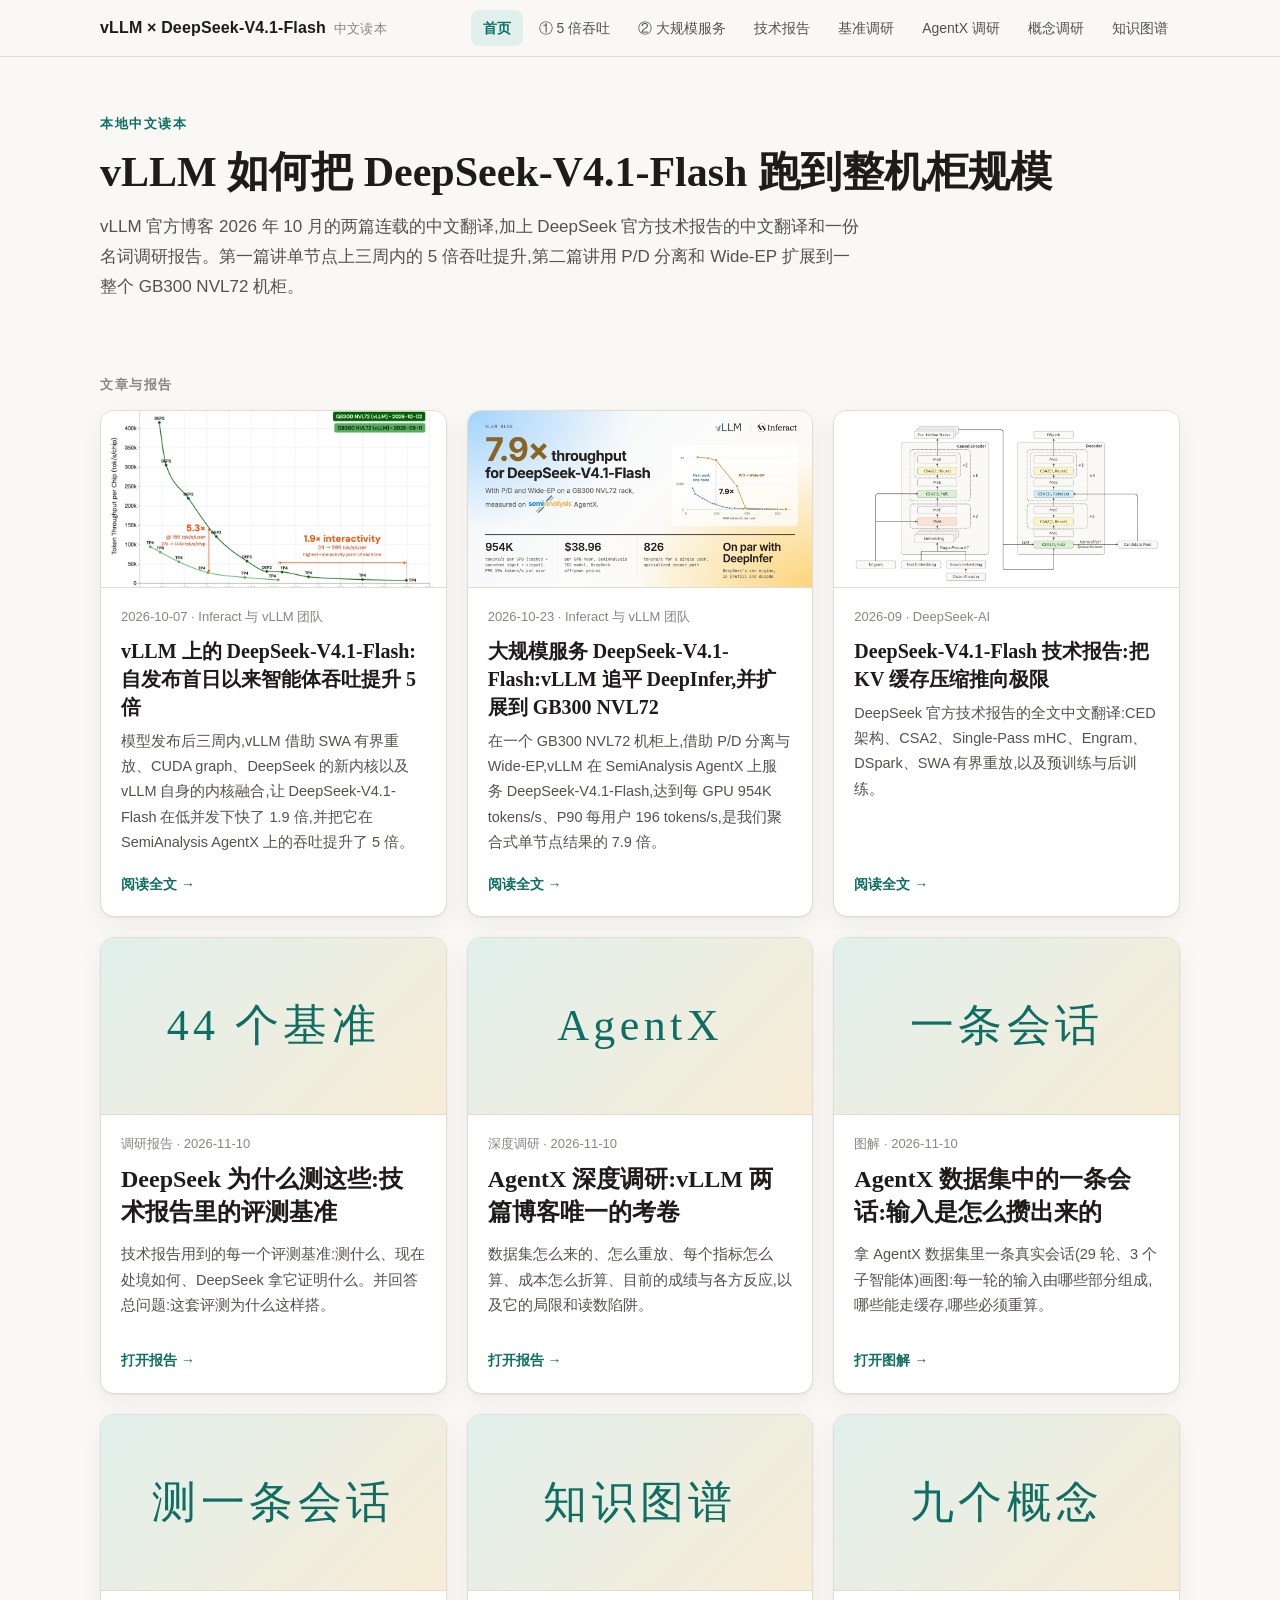
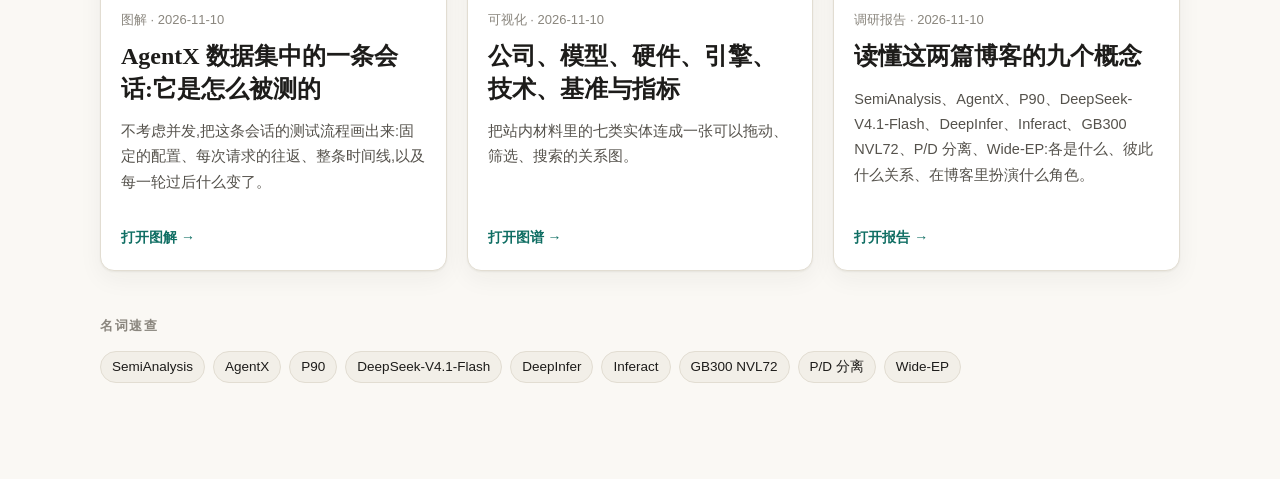
<file: index.html>
<!doctype html>
<html lang="zh-CN">
<head>
<meta charset="utf-8">
<meta name="viewport" content="width=device-width, initial-scale=1">
<title>vLLM × DeepSeek-V4.1-Flash 中文读本</title>
<link rel="stylesheet" href="assets/style.css">
</head>
<body>
<header class="nav"><div class="nav-inner"><a class="brand" href="index.html">vLLM × DeepSeek-V4.1-Flash<small>中文读本</small></a><nav class="nav-links"><a href="index.html" class="on">首页</a><a href="post-1.html">① 5 倍吞吐</a><a href="post-2.html">② 大规模服务</a><a href="report.html">技术报告</a><a href="benchmarks.html">基准调研</a><a href="agentx.html">AgentX 调研</a><a href="research.html">概念调研</a><a href="graph.html">知识图谱</a></nav></div></header>
<main class="wrap">
<div class="hero">
  <div class="eyebrow">本地中文读本</div>
  <h1>vLLM 如何把 DeepSeek-V4.1-Flash 跑到整机柜规模</h1>
  <p class="lead">vLLM 官方博客 2026 年 10 月的两篇连载的中文翻译,加上 DeepSeek 官方技术报告的中文翻译和一份名词调研报告。第一篇讲单节点上三周内的 5 倍吞吐提升,第二篇讲用 P/D 分离和 Wide-EP 扩展到一整个 GB300 NVL72 机柜。</p>
</div>
<div class="section-title">文章与报告</div>
<div class="cards"><a class="card" href="post-1.html">
  <div class="thumb" style="background-image:url('assets/figures/2026-10-07-deepseek-v41-flash/agentx-results.png')"></div>
  <div class="body"><div class="date">2026-10-07 · Inferact 与 vLLM 团队</div>
  <h2>vLLM 上的 DeepSeek-V4.1-Flash:自发布首日以来智能体吞吐提升 5 倍</h2><p>模型发布后三周内,vLLM 借助 SWA 有界重放、CUDA graph、DeepSeek 的新内核以及 vLLM 自身的内核融合,让 DeepSeek-V4.1-Flash 在低并发下快了 1.9 倍,并把它在 SemiAnalysis AgentX 上的吞吐提升了 5 倍。</p>
  <div class="go">阅读全文 →</div></div></a><a class="card" href="post-2.html">
  <div class="thumb" style="background-image:url('assets/figures/2026-10-23-deepseek-v41-flash-pd-wide-ep/hero.png')"></div>
  <div class="body"><div class="date">2026-10-23 · Inferact 与 vLLM 团队</div>
  <h2>大规模服务 DeepSeek-V4.1-Flash:vLLM 追平 DeepInfer,并扩展到 GB300 NVL72</h2><p>在一个 GB300 NVL72 机柜上,借助 P/D 分离与 Wide-EP,vLLM 在 SemiAnalysis AgentX 上服务 DeepSeek-V4.1-Flash,达到每 GPU 954K tokens/s、P90 每用户 196 tokens/s,是我们聚合式单节点结果的 7.9 倍。</p>
  <div class="go">阅读全文 →</div></div></a><a class="card" href="report.html">
  <div class="thumb" style="background-image:url('assets/report/fig3.png');background-size:contain;background-color:#fff"></div>
  <div class="body"><div class="date">2026-09 · DeepSeek-AI</div>
  <h2>DeepSeek-V4.1-Flash 技术报告:把 KV 缓存压缩推向极限</h2>
  <p>DeepSeek 官方技术报告的全文中文翻译:CED 架构、CSA2、Single-Pass mHC、Engram、DSpark、SWA 有界重放,以及预训练与后训练。</p>
  <div class="go">阅读全文 →</div></div></a><a class="card report" href="benchmarks.html">
  <div class="thumb"><span>44 个基准</span></div>
  <div class="body"><div class="date">调研报告 · 2026-11-10</div>
  <h2>DeepSeek 为什么测这些:技术报告里的评测基准</h2>
  <p>技术报告用到的每一个评测基准:测什么、现在处境如何、DeepSeek 拿它证明什么。并回答总问题:这套评测为什么这样搭。</p>
  <div class="go">打开报告 →</div></div></a><a class="card report" href="agentx.html">
  <div class="thumb"><span>AgentX</span></div>
  <div class="body"><div class="date">深度调研 · 2026-11-10</div>
  <h2>AgentX 深度调研:vLLM 两篇博客唯一的考卷</h2>
  <p>数据集怎么来的、怎么重放、每个指标怎么算、成本怎么折算、目前的成绩与各方反应,以及它的局限和读数陷阱。</p>
  <div class="go">打开报告 →</div></div></a><a class="card report" href="trace.html">
  <div class="thumb"><span>一条会话</span></div>
  <div class="body"><div class="date">图解 · 2026-11-10</div>
  <h2>AgentX 数据集中的一条会话:输入是怎么攒出来的</h2>
  <p>拿 AgentX 数据集里一条真实会话(29 轮、3 个子智能体)画图:每一轮的输入由哪些部分组成,哪些能走缓存,哪些必须重算。</p>
  <div class="go">打开图解 →</div></div></a><a class="card report" href="flow.html">
  <div class="thumb"><span>测一条会话</span></div>
  <div class="body"><div class="date">图解 · 2026-11-10</div>
  <h2>AgentX 数据集中的一条会话:它是怎么被测的</h2>
  <p>不考虑并发,把这条会话的测试流程画出来:固定的配置、每次请求的往返、整条时间线,以及每一轮过后什么变了。</p>
  <div class="go">打开图解 →</div></div></a><a class="card report" href="graph.html">
  <div class="thumb"><span>知识图谱</span></div>
  <div class="body"><div class="date">可视化 · 2026-11-10</div>
  <h2>公司、模型、硬件、引擎、技术、基准与指标</h2>
  <p>把站内材料里的七类实体连成一张可以拖动、筛选、搜索的关系图。</p>
  <div class="go">打开图谱 →</div></div></a><a class="card report" href="research.html">
  <div class="thumb"><span>九个概念</span></div>
  <div class="body"><div class="date">调研报告 · 2026-11-10</div>
  <h2>读懂这两篇博客的九个概念</h2>
  <p>SemiAnalysis、AgentX、P90、DeepSeek-V4.1-Flash、DeepInfer、Inferact、GB300 NVL72、P/D 分离、Wide-EP:各是什么、彼此什么关系、在博客里扮演什么角色。</p>
  <div class="go">打开报告 →</div></div></a></div>
<div class="section-title">名词速查</div>
<div class="chips"><a class="chip" href="research.html#semianalysis">SemiAnalysis</a><a class="chip" href="research.html#agentx">AgentX</a><a class="chip" href="research.html#p90">P90</a><a class="chip" href="research.html#deepseek-v41-flash">DeepSeek-V4.1-Flash</a><a class="chip" href="research.html#deepinfer">DeepInfer</a><a class="chip" href="research.html#inferact">Inferact</a><a class="chip" href="research.html#gb300-nvl72">GB300 NVL72</a><a class="chip" href="research.html#pd-disaggregation">P/D 分离</a><a class="chip" href="research.html#wide-ep">Wide-EP</a></div>
</main>
</body>
</html>
</file>
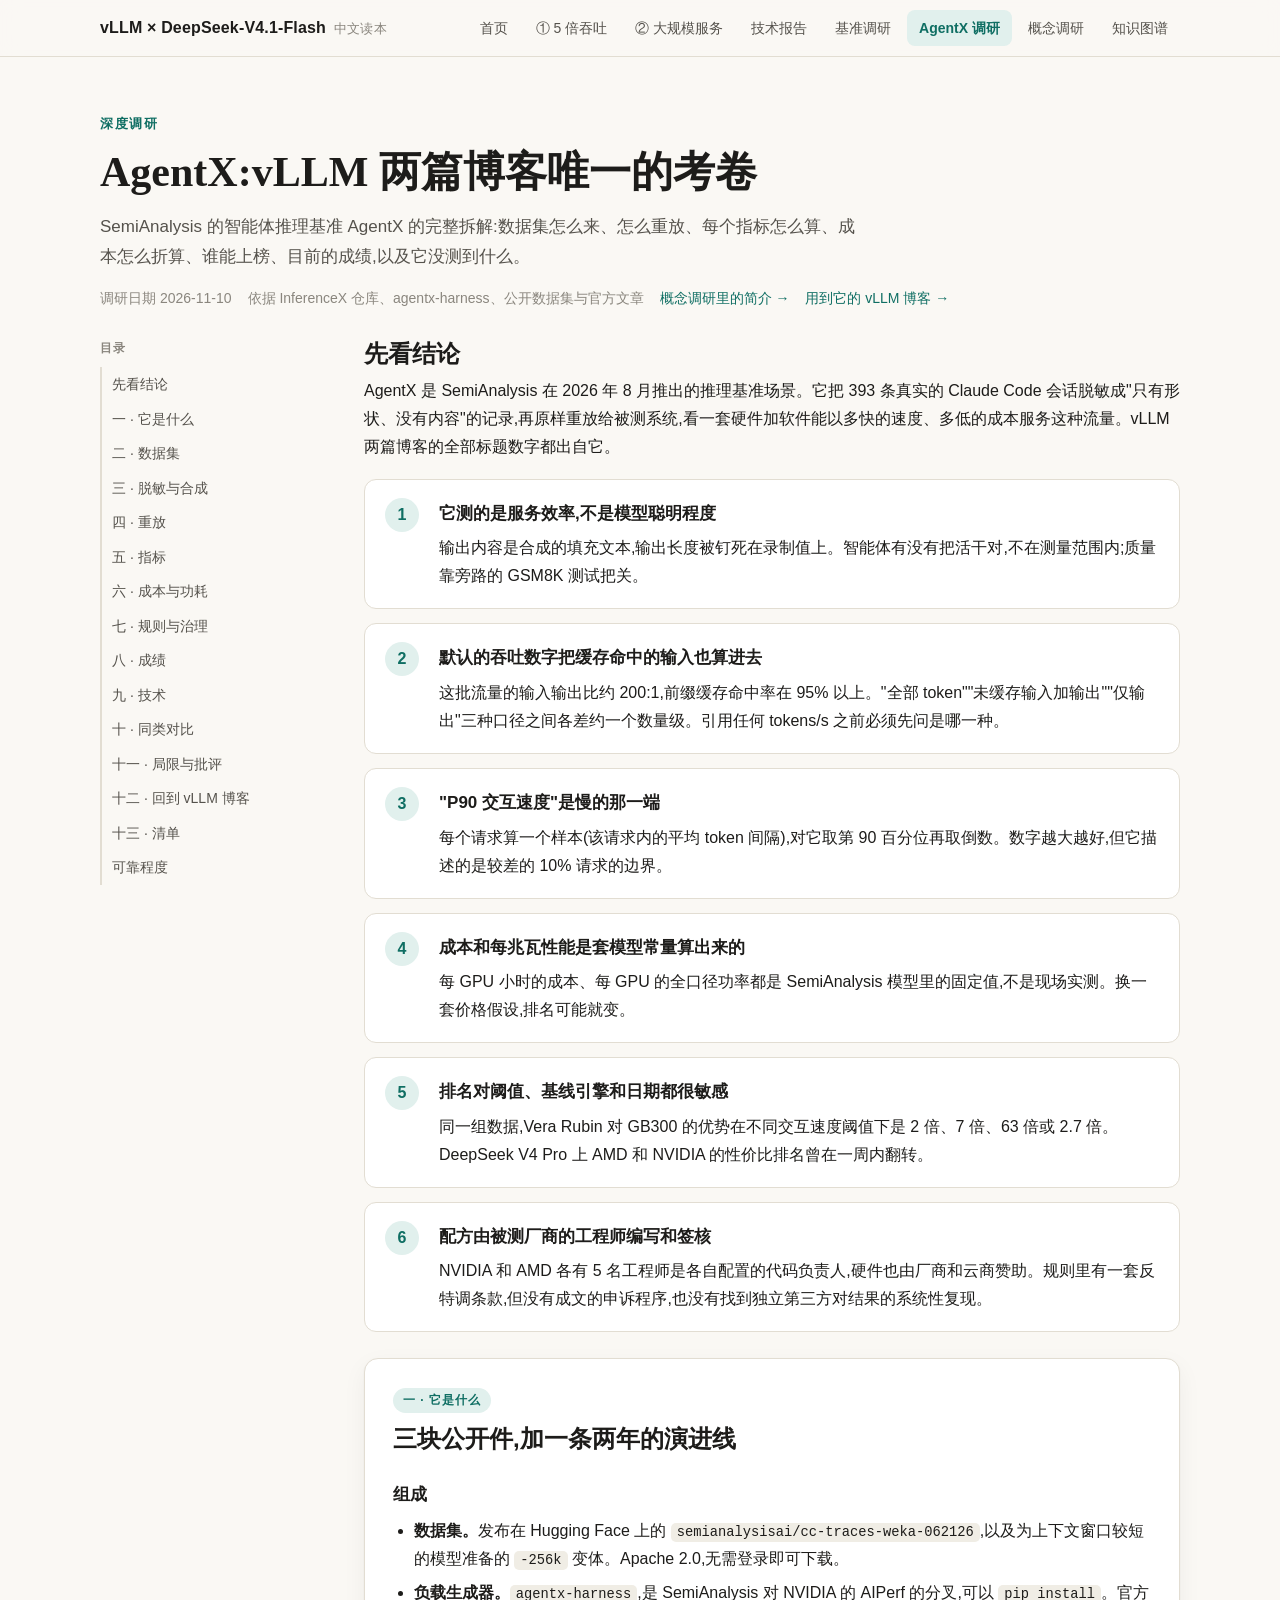
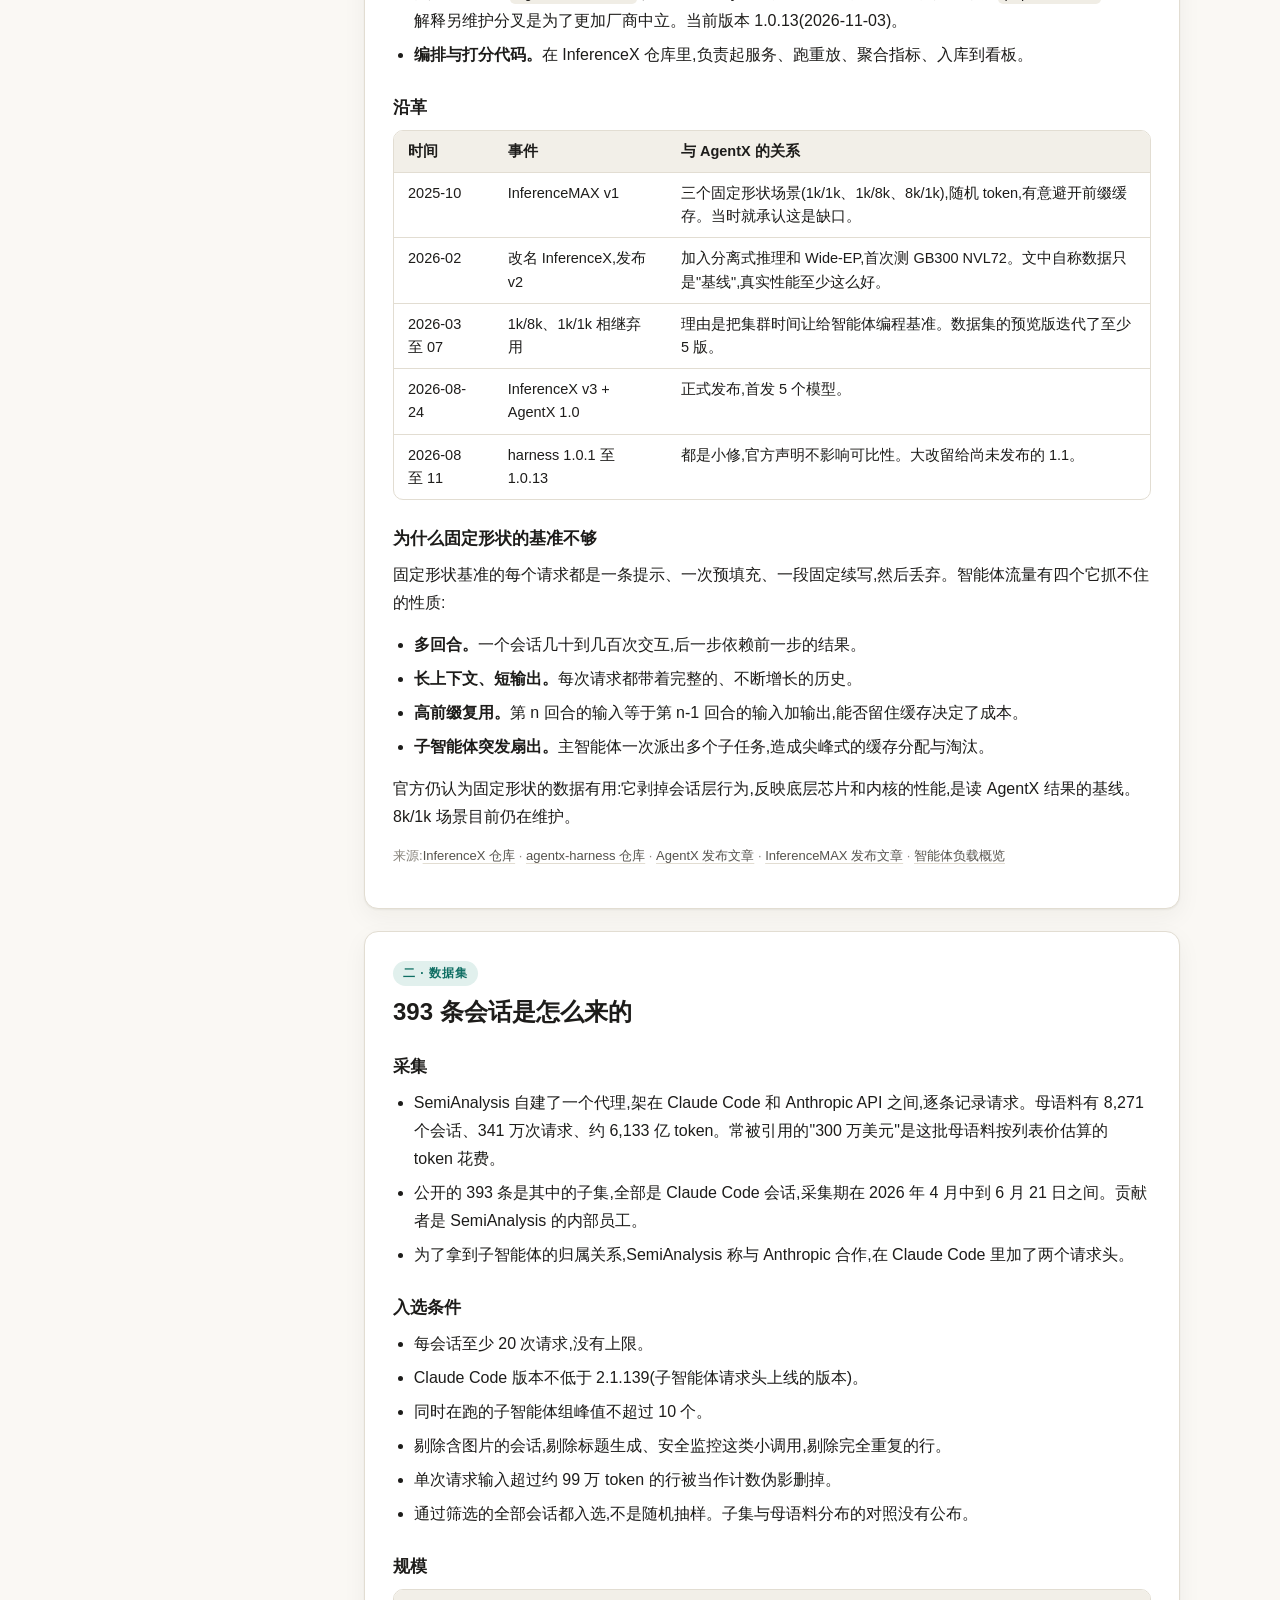
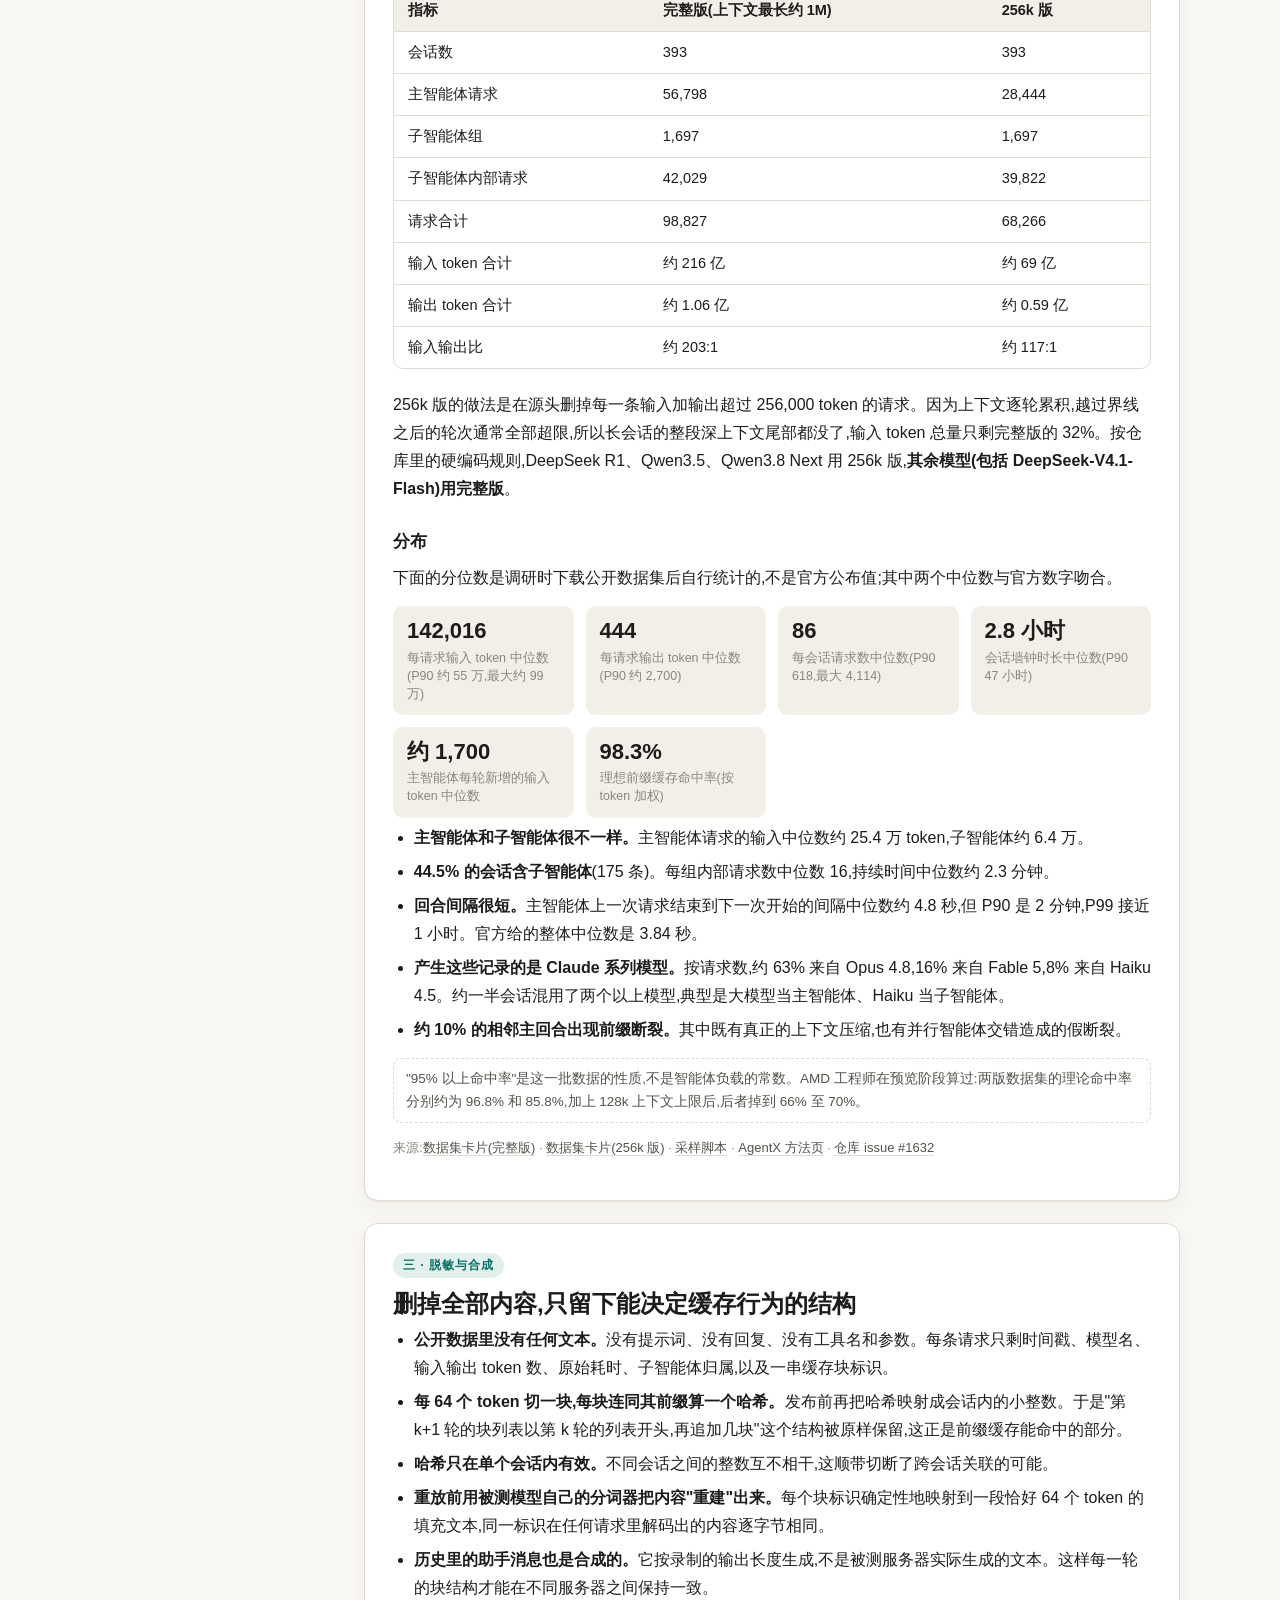
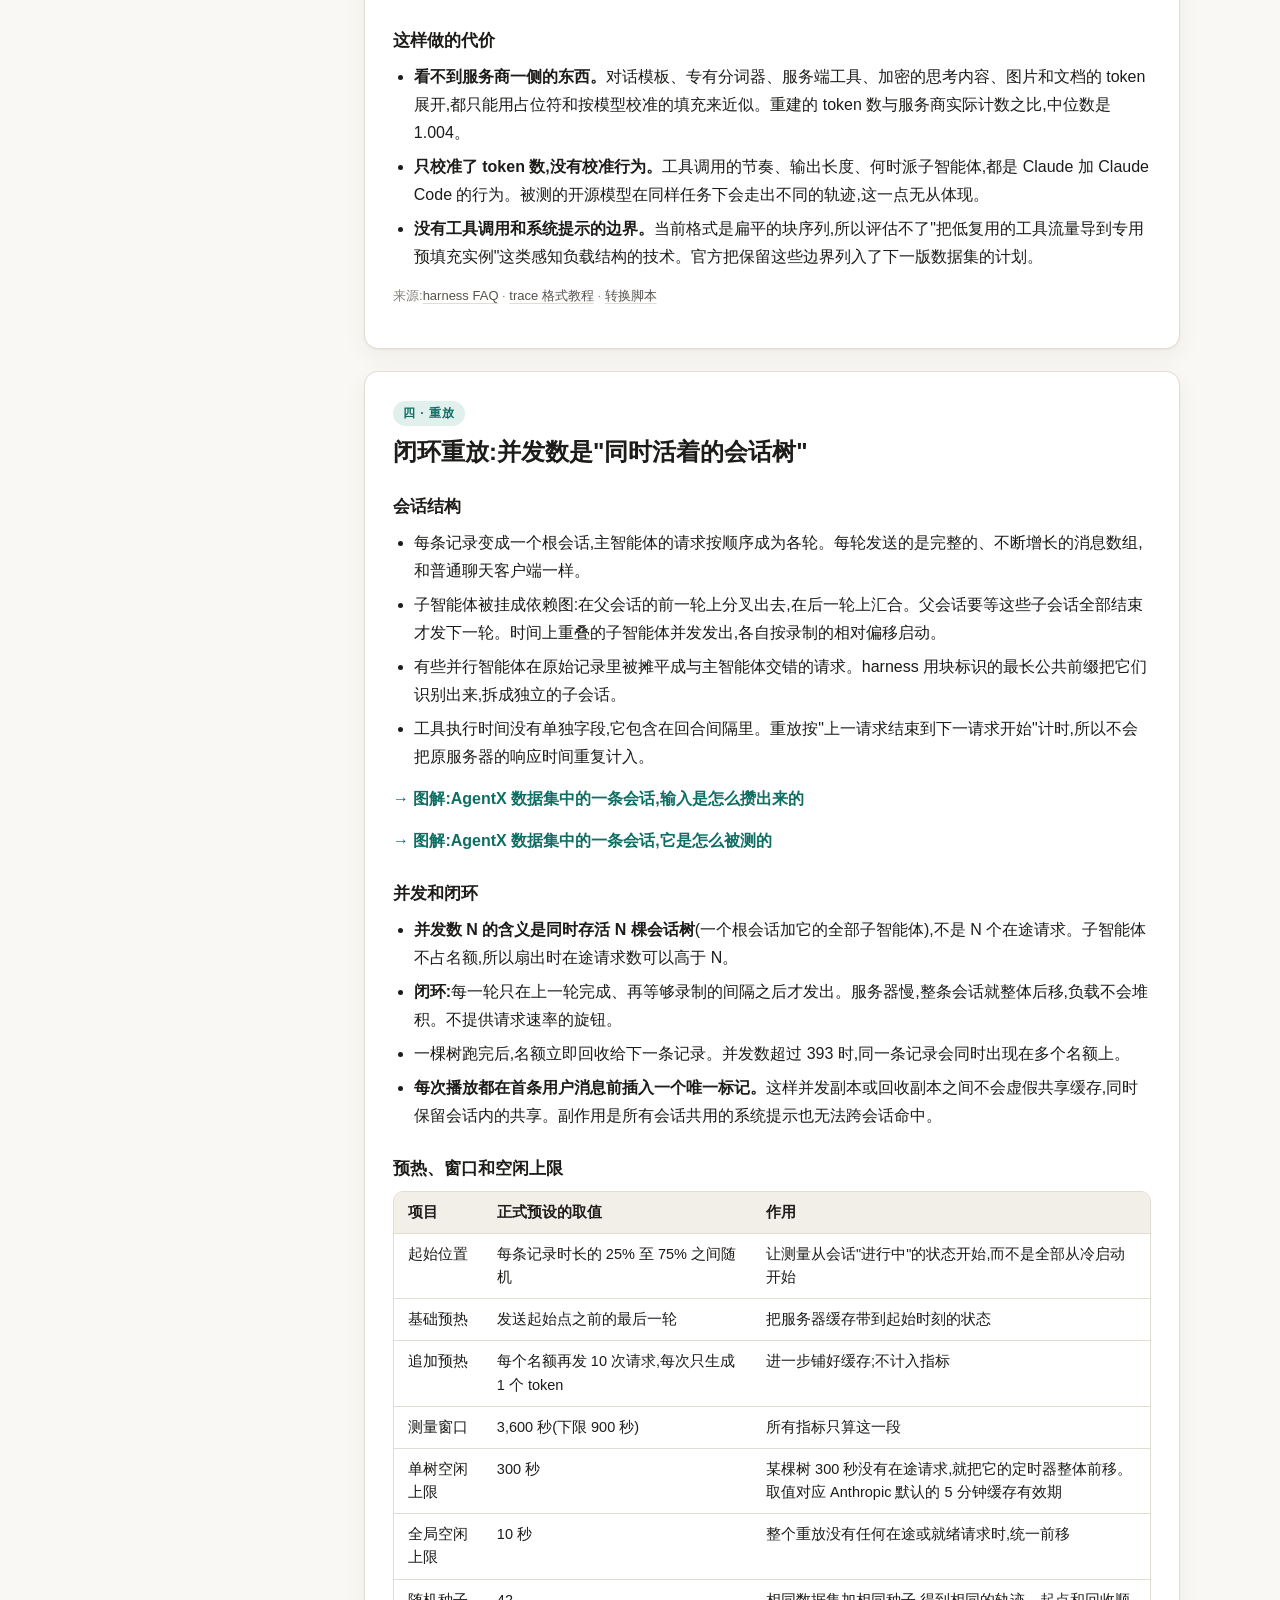
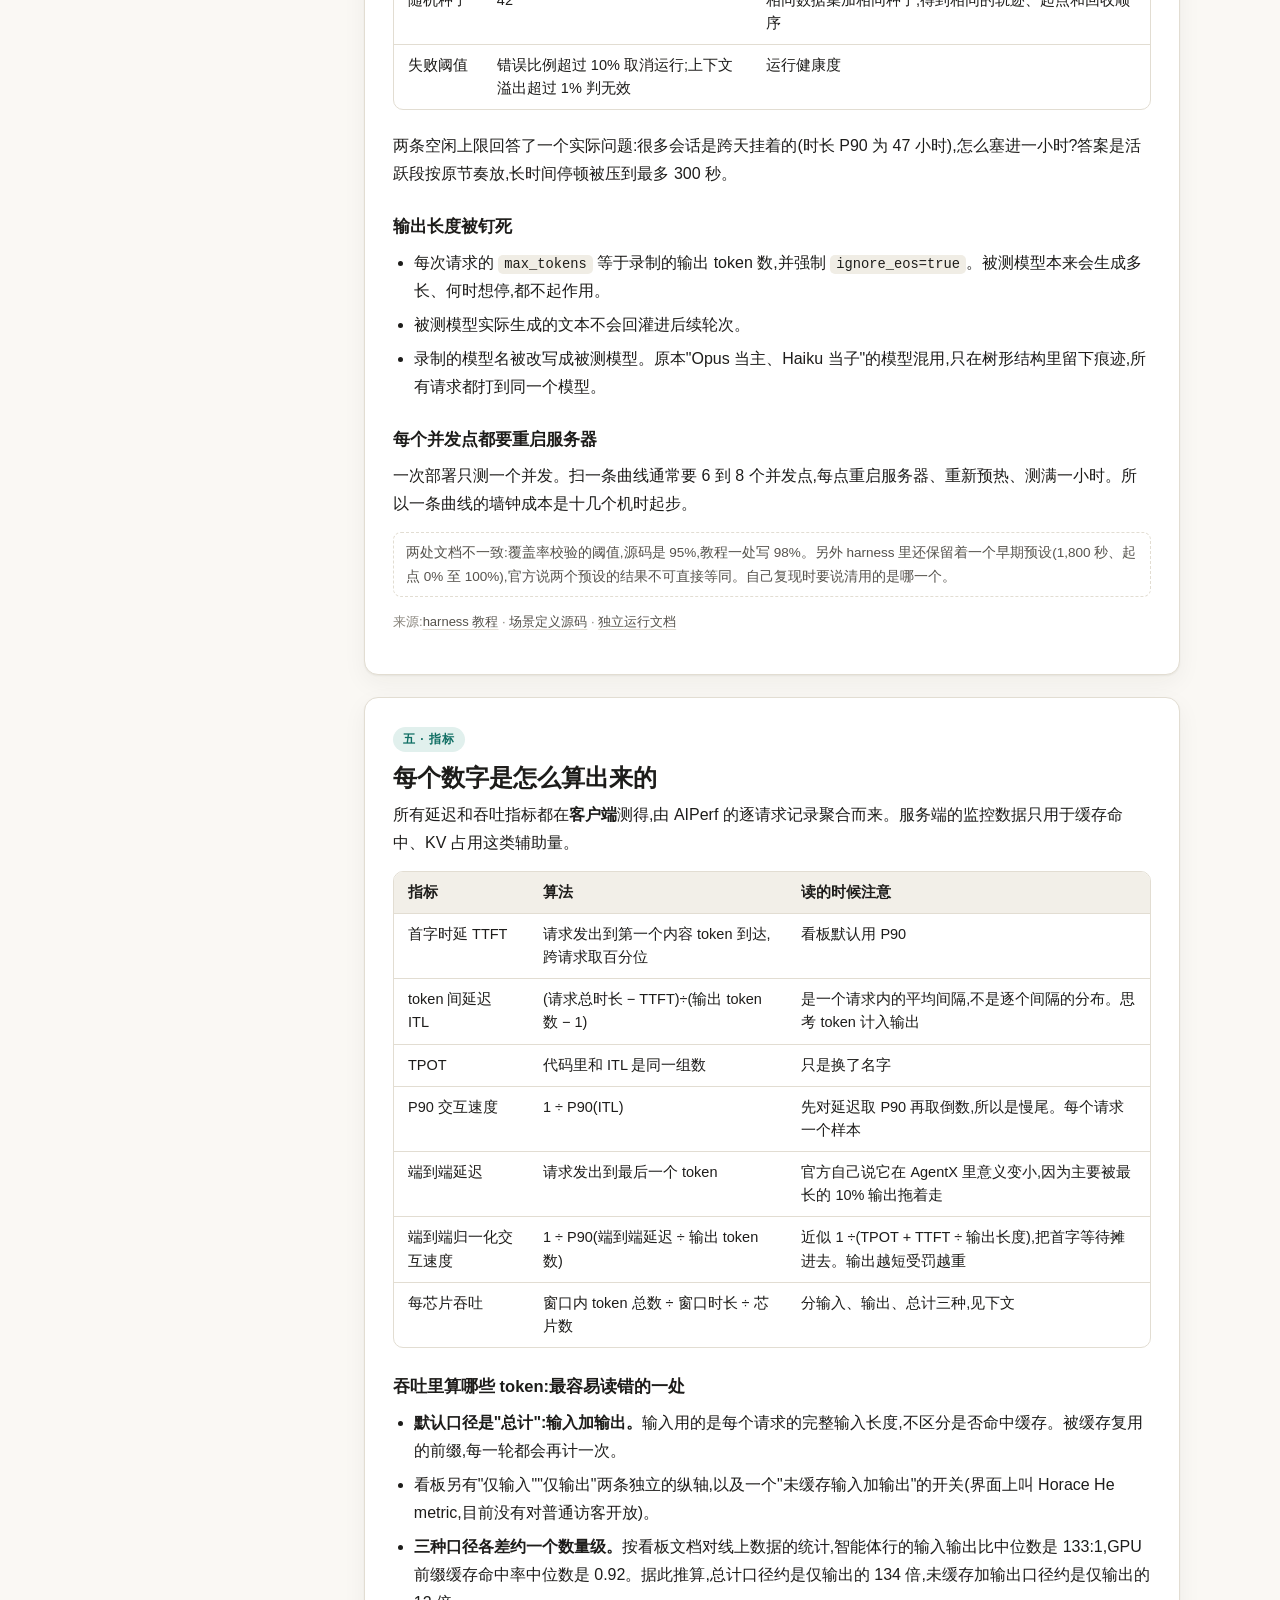
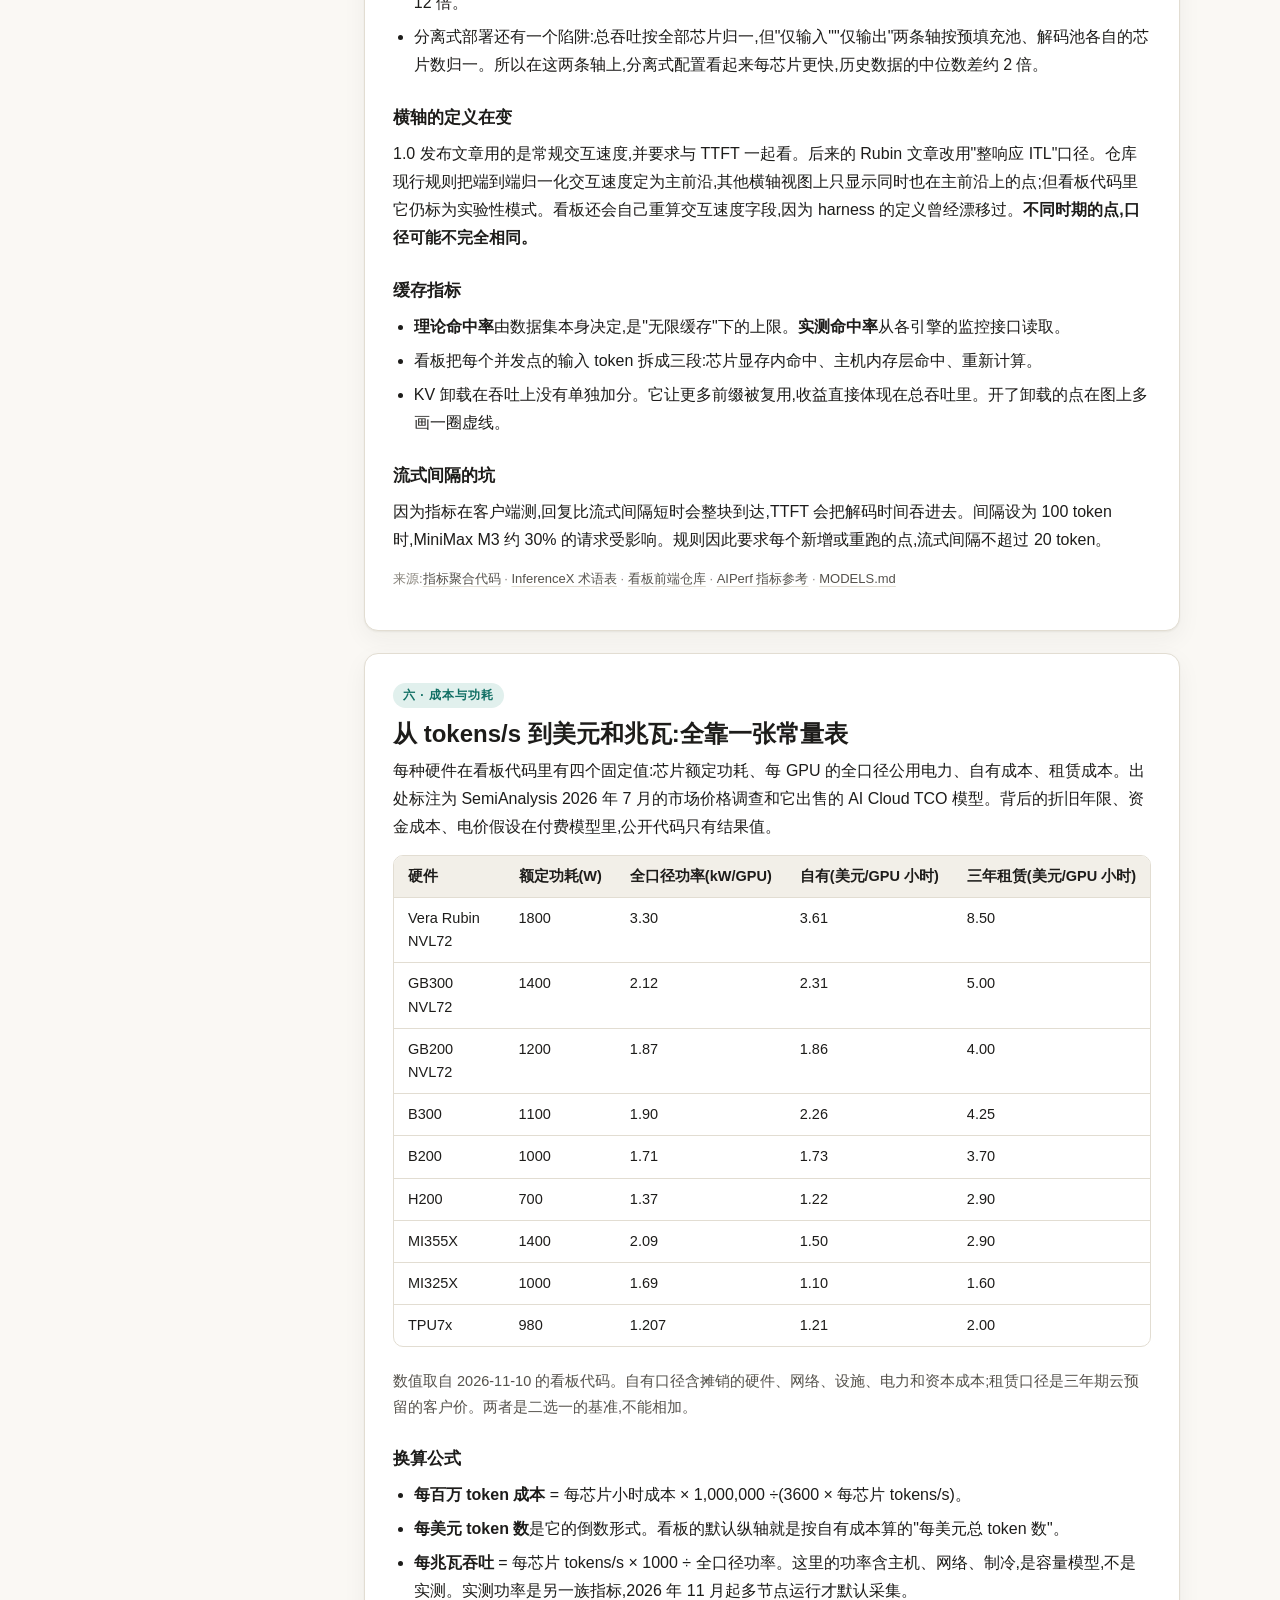
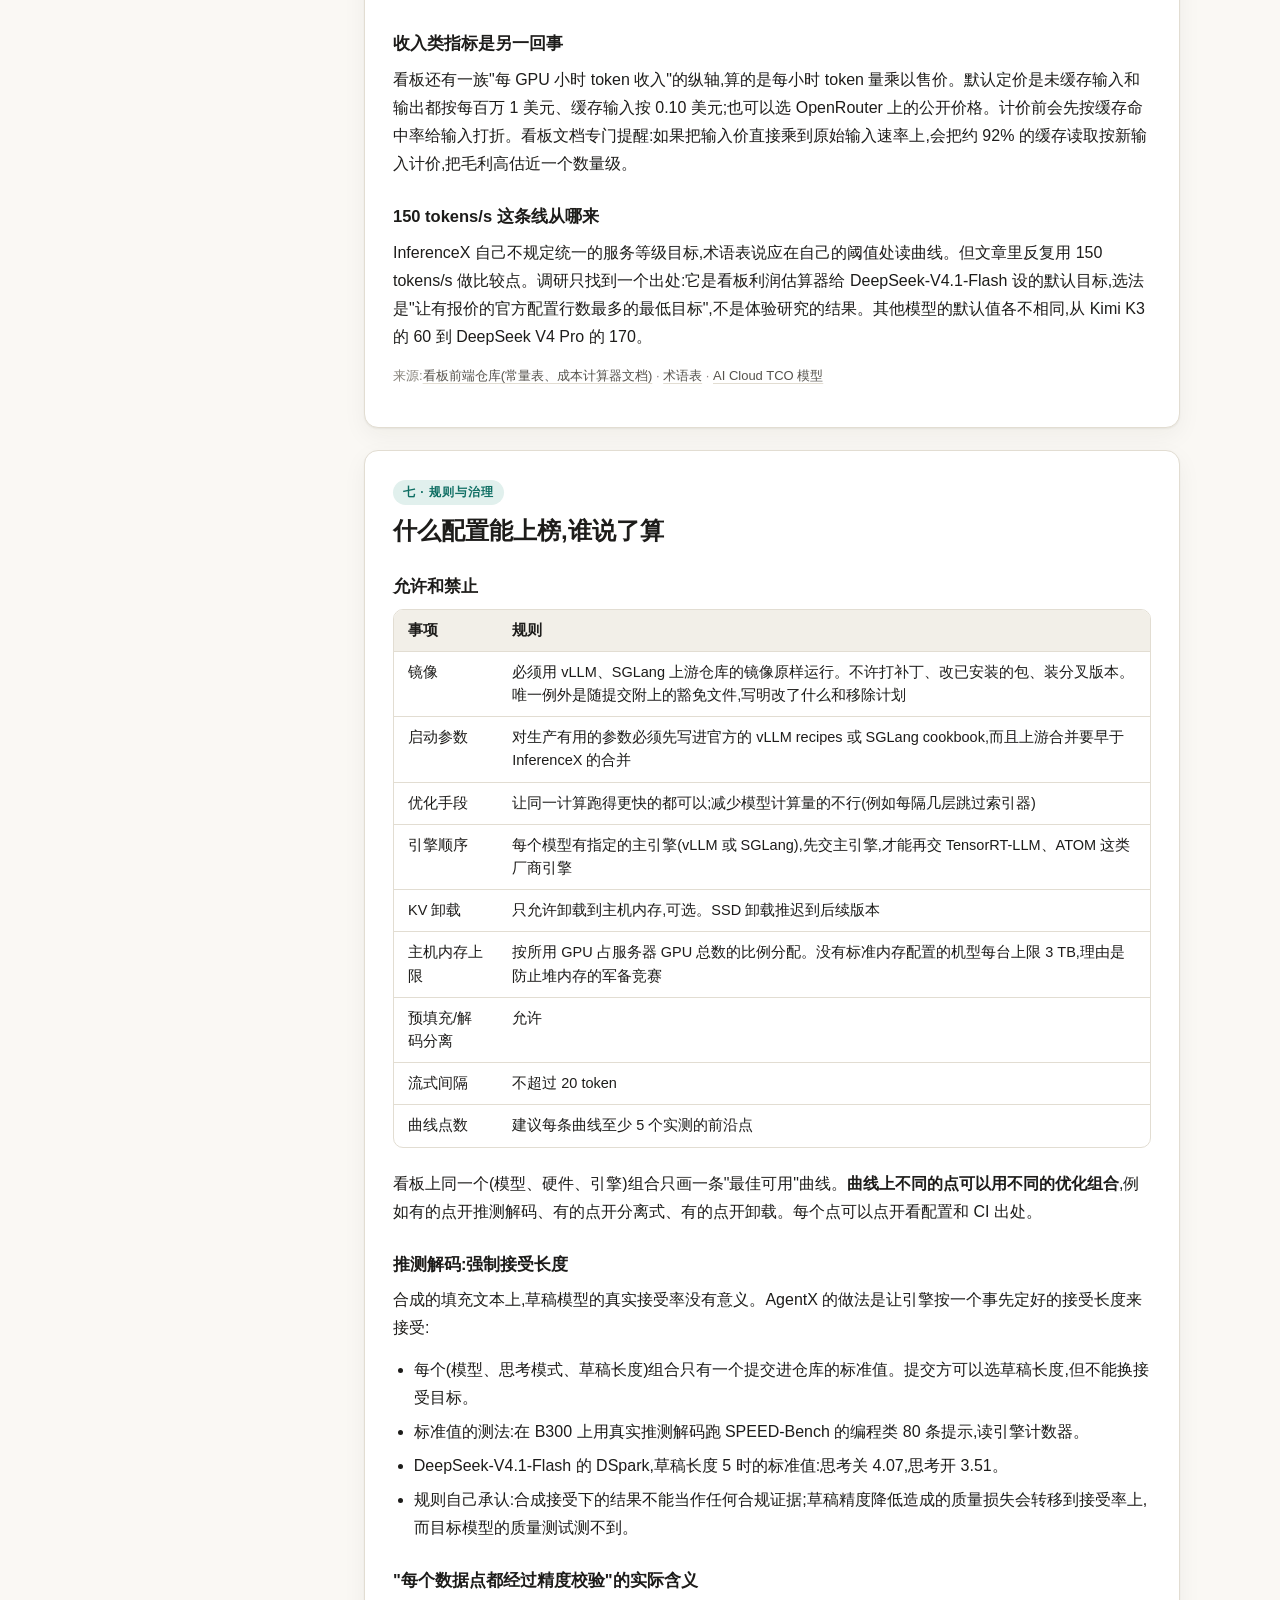
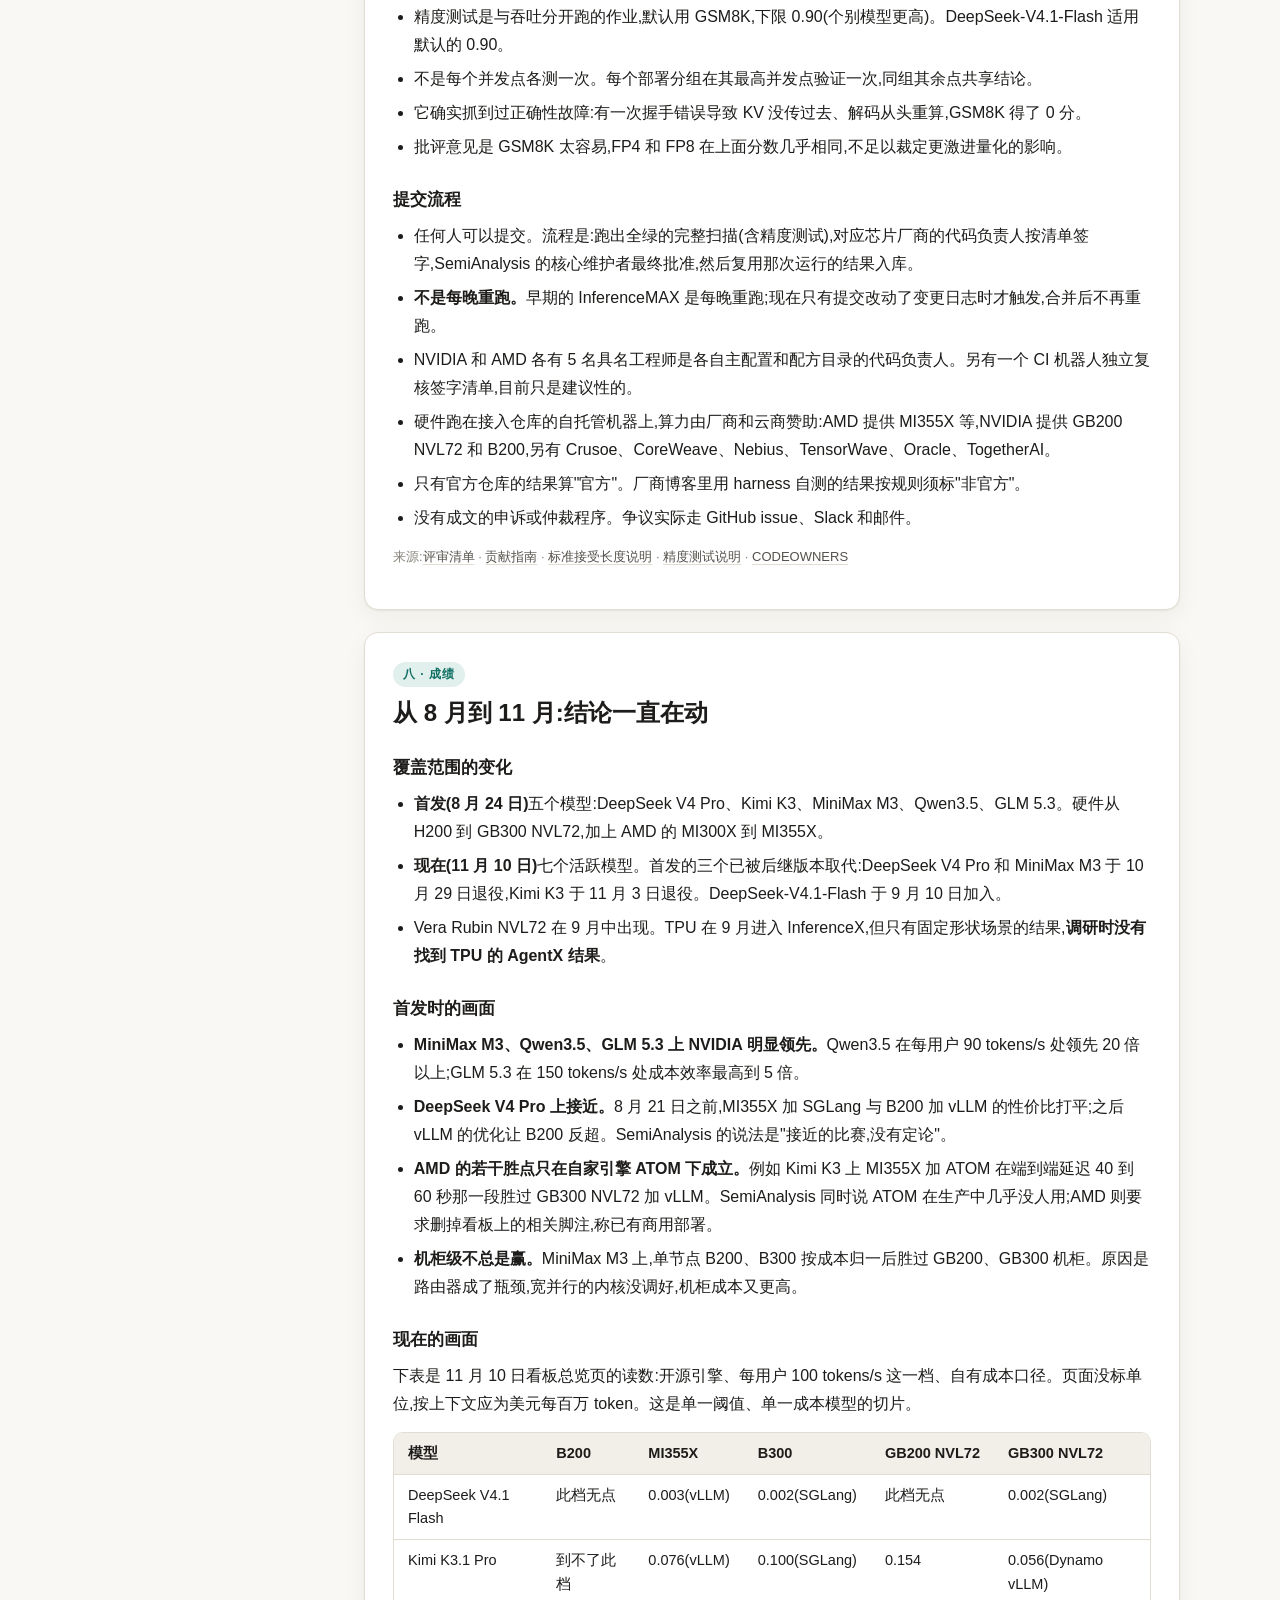
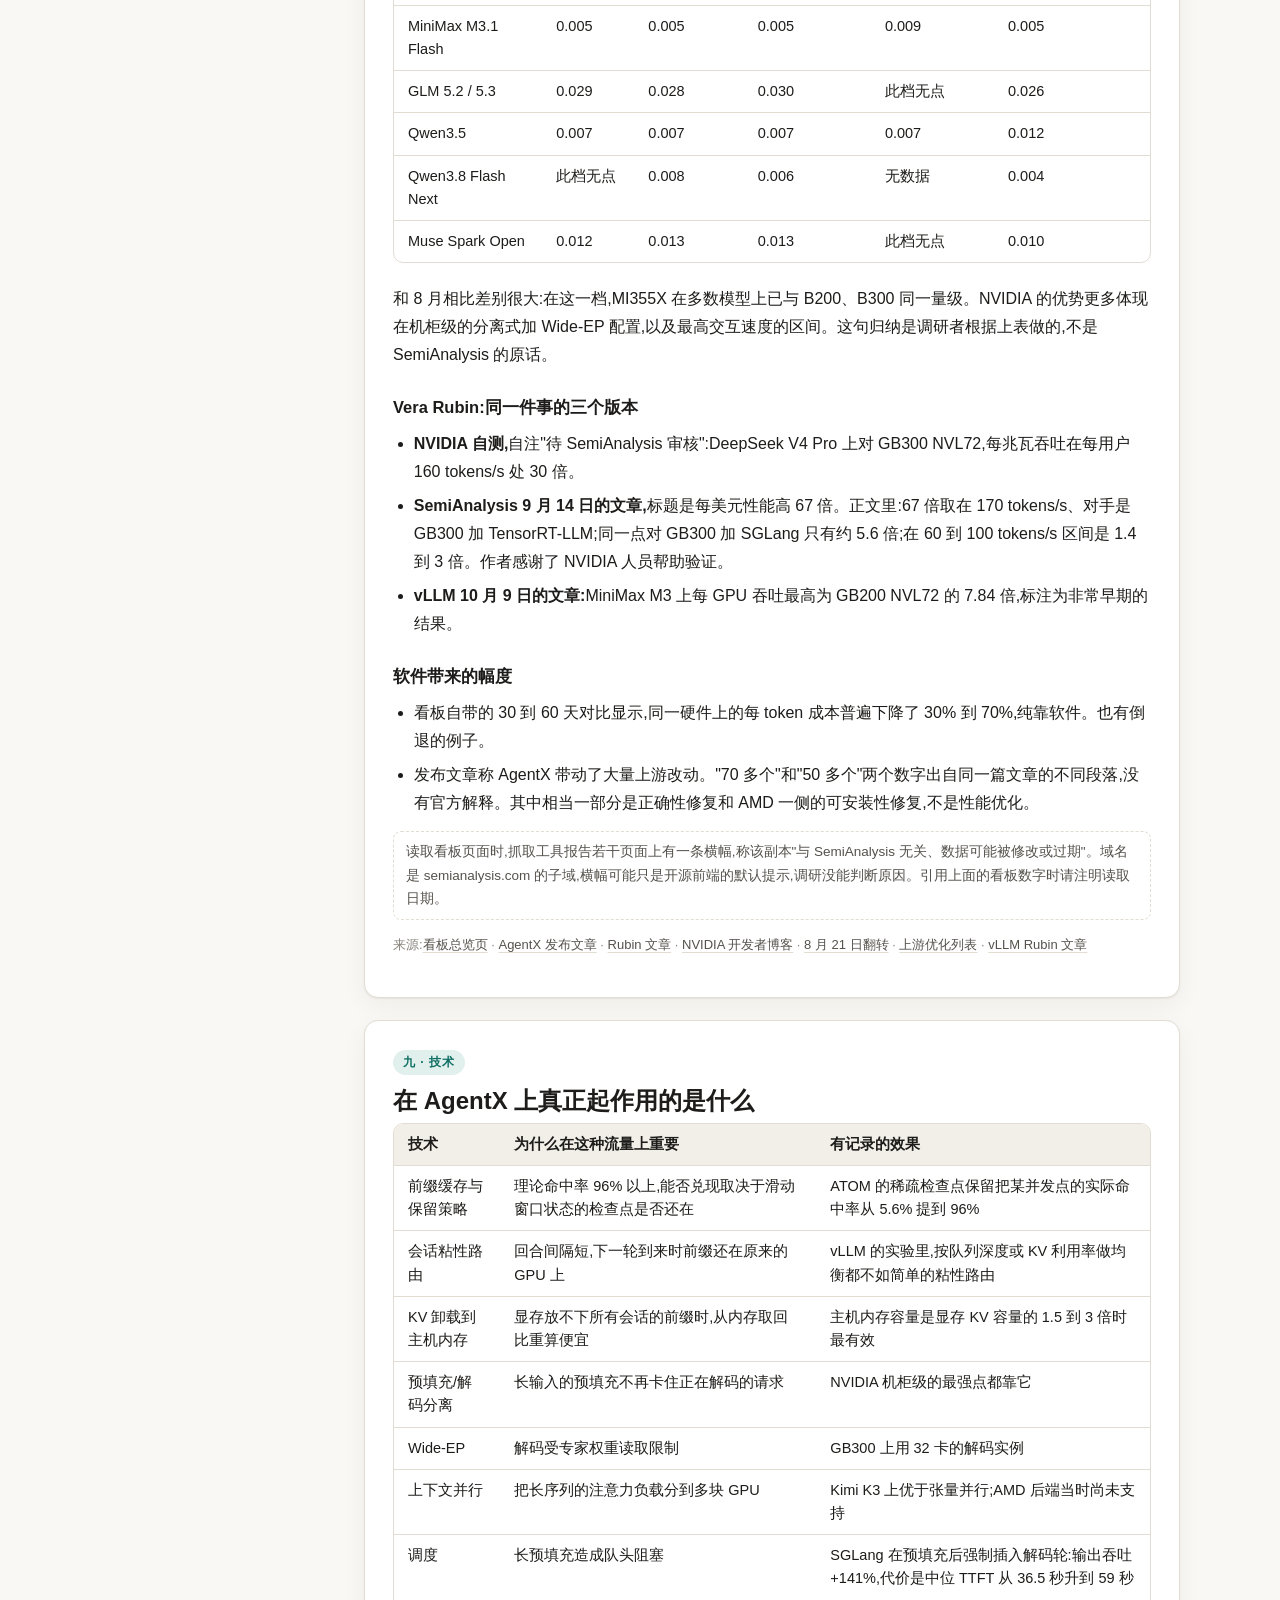
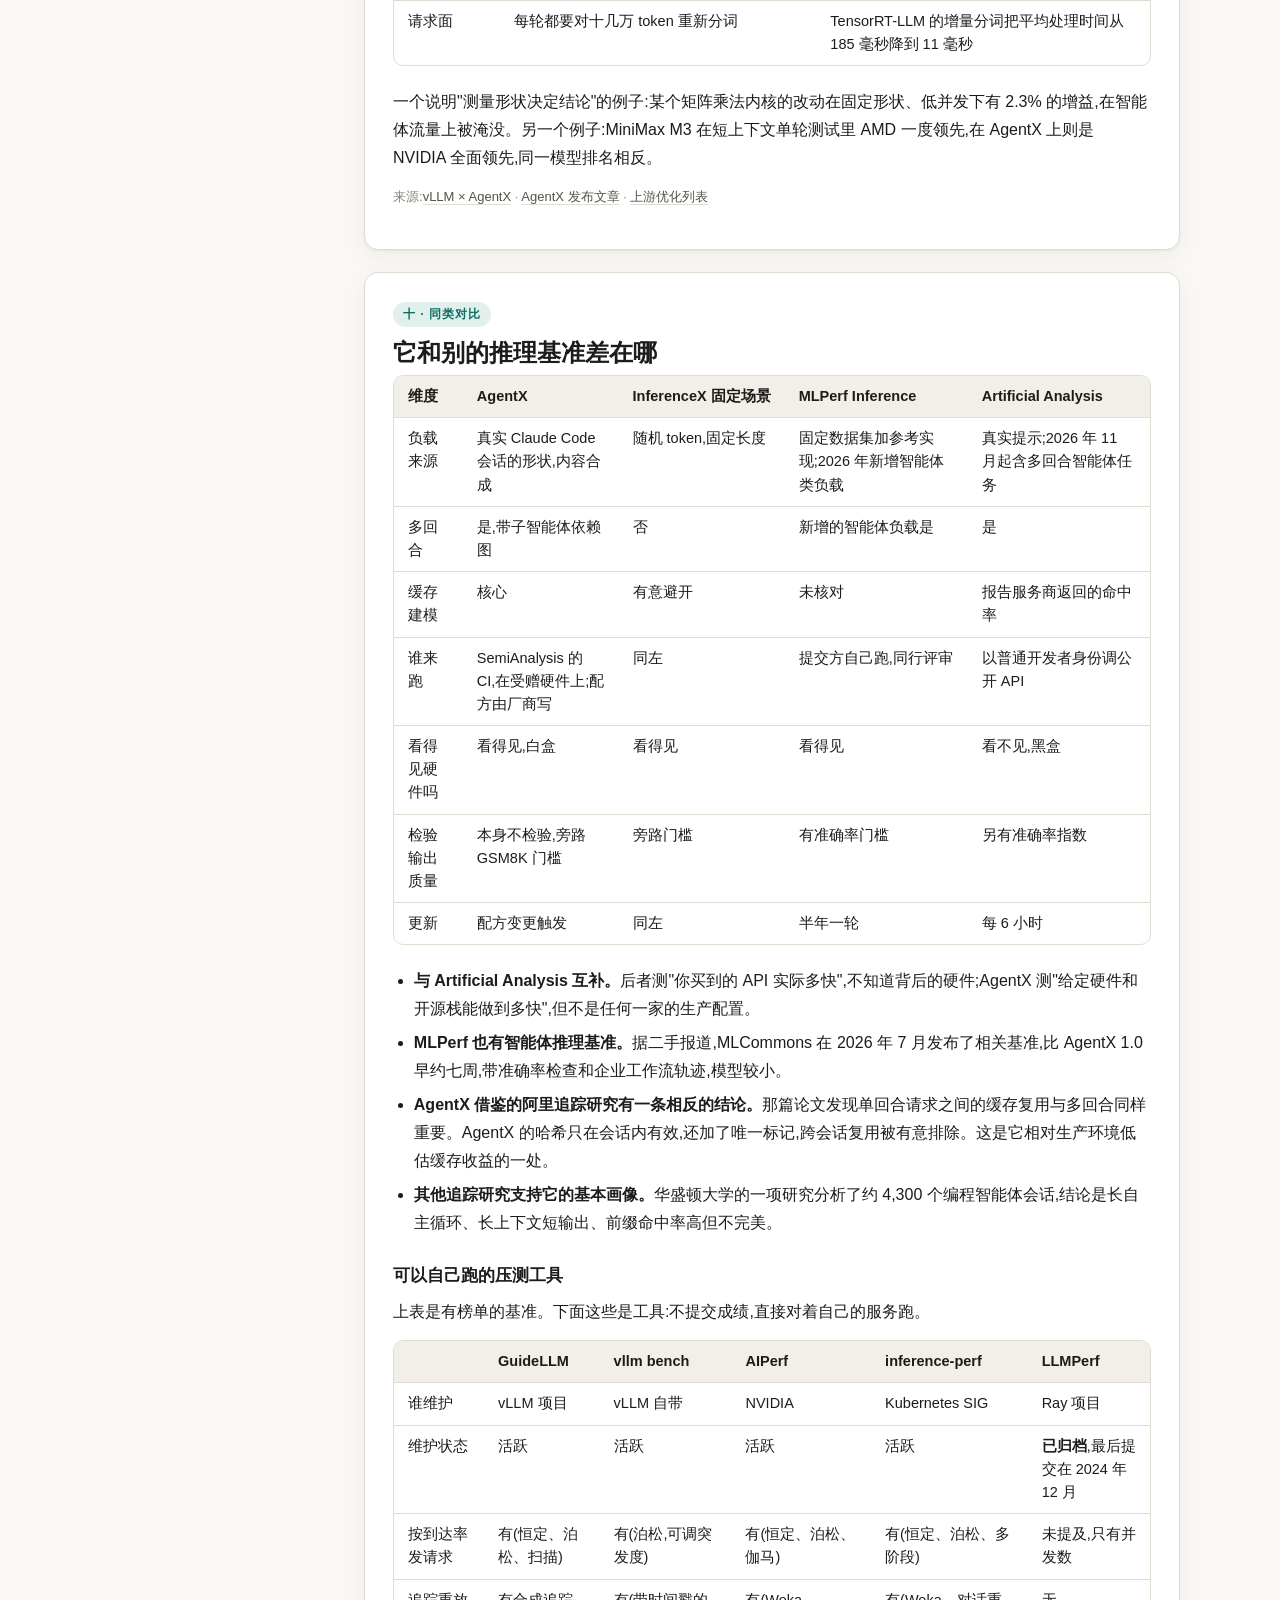
<file: agentx.html>
<!doctype html>
<html lang="zh-CN">
<head>
<meta charset="utf-8">
<meta name="viewport" content="width=device-width, initial-scale=1">
<title>AgentX 深度调研</title>
<link rel="stylesheet" href="assets/style.css">
</head>
<body>
<header class="nav"><div class="nav-inner"><a class="brand" href="index.html">vLLM × DeepSeek-V4.1-Flash<small>中文读本</small></a><nav class="nav-links"><a href="index.html">首页</a><a href="post-1.html">① 5 倍吞吐</a><a href="post-2.html">② 大规模服务</a><a href="report.html">技术报告</a><a href="benchmarks.html">基准调研</a><a href="agentx.html" class="on">AgentX 调研</a><a href="research.html">概念调研</a><a href="graph.html">知识图谱</a></nav></div></header>
<main class="wrap">
<div class="hero">
  <div class="eyebrow">深度调研</div>
  <h1>AgentX:vLLM 两篇博客唯一的考卷</h1>
  <p class="lead">SemiAnalysis 的智能体推理基准 AgentX 的完整拆解:数据集怎么来、怎么重放、每个指标怎么算、成本怎么折算、谁能上榜、目前的成绩,以及它没测到什么。</p>
  <div class="meta"><span>调研日期 2026-11-10</span><span>依据 InferenceX 仓库、agentx-harness、公开数据集与官方文章</span>
  <a href="research.html#agentx">概念调研里的简介 →</a><a href="post-2.html">用到它的 vLLM 博客 →</a></div>
</div>
<div class="report-grid">
<aside class="toc toc-long"><div class="t">目录</div>
<a href="#tldr">先看结论</a>
<a href="#what">一 · 它是什么</a>
<a href="#dataset">二 · 数据集</a>
<a href="#anon">三 · 脱敏与合成</a>
<a href="#replay">四 · 重放</a>
<a href="#metrics">五 · 指标</a>
<a href="#cost">六 · 成本与功耗</a>
<a href="#rules">七 · 规则与治理</a>
<a href="#results">八 · 成绩</a>
<a href="#techniques">九 · 技术</a>
<a href="#compare">十 · 同类对比</a>
<a href="#limits">十一 · 局限与批评</a>
<a href="#reread">十二 · 回到 vLLM 博客</a>
<a href="#checklist">十三 · 清单</a>
<a href="#confidence">可靠程度</a>
</aside>
<div class="report">
<section id="tldr">
  <h2>先看结论</h2>
  <p>AgentX 是 SemiAnalysis 在 2026 年 8 月推出的推理基准场景。它把 393 条真实的 Claude Code 会话脱敏成"只有形状、没有内容"的记录,再原样重放给被测系统,看一套硬件加软件能以多快的速度、多低的成本服务这种流量。vLLM 两篇博客的全部标题数字都出自它。</p>
  <div class="why">
    <div class="why-item"><div class="n">1</div><div><h4>它测的是服务效率,不是模型聪明程度</h4><p>输出内容是合成的填充文本,输出长度被钉死在录制值上。智能体有没有把活干对,不在测量范围内;质量靠旁路的 GSM8K 测试把关。</p></div></div>
    <div class="why-item"><div class="n">2</div><div><h4>默认的吞吐数字把缓存命中的输入也算进去</h4><p>这批流量的输入输出比约 200:1,前缀缓存命中率在 95% 以上。"全部 token""未缓存输入加输出""仅输出"三种口径之间各差约一个数量级。引用任何 tokens/s 之前必须先问是哪一种。</p></div></div>
    <div class="why-item"><div class="n">3</div><div><h4>"P90 交互速度"是慢的那一端</h4><p>每个请求算一个样本(该请求内的平均 token 间隔),对它取第 90 百分位再取倒数。数字越大越好,但它描述的是较差的 10% 请求的边界。</p></div></div>
    <div class="why-item"><div class="n">4</div><div><h4>成本和每兆瓦性能是套模型常量算出来的</h4><p>每 GPU 小时的成本、每 GPU 的全口径功率都是 SemiAnalysis 模型里的固定值,不是现场实测。换一套价格假设,排名可能就变。</p></div></div>
    <div class="why-item"><div class="n">5</div><div><h4>排名对阈值、基线引擎和日期都很敏感</h4><p>同一组数据,Vera Rubin 对 GB300 的优势在不同交互速度阈值下是 2 倍、7 倍、63 倍或 2.7 倍。DeepSeek V4 Pro 上 AMD 和 NVIDIA 的性价比排名曾在一周内翻转。</p></div></div>
    <div class="why-item"><div class="n">6</div><div><h4>配方由被测厂商的工程师编写和签核</h4><p>NVIDIA 和 AMD 各有 5 名工程师是各自配置的代码负责人,硬件也由厂商和云商赞助。规则里有一套反特调条款,但没有成文的申诉程序,也没有找到独立第三方对结果的系统性复现。</p></div></div>
  </div>
</section>

<section class="concept" id="what">
  <span class="kind">一 · 它是什么</span>
  <h2>三块公开件,加一条两年的演进线</h2>
  <h3>组成</h3>
  <ul>
    <li><b>数据集。</b>发布在 Hugging Face 上的 <code>semianalysisai/cc-traces-weka-062126</code>,以及为上下文窗口较短的模型准备的 <code>-256k</code> 变体。Apache 2.0,无需登录即可下载。</li>
    <li><b>负载生成器。</b><code>agentx-harness</code>,是 SemiAnalysis 对 NVIDIA 的 AIPerf 的分叉,可以 <code>pip install</code>。官方解释另维护分叉是为了更加厂商中立。当前版本 1.0.13(2026-11-03)。</li>
    <li><b>编排与打分代码。</b>在 InferenceX 仓库里,负责起服务、跑重放、聚合指标、入库到看板。</li>
  </ul>
  <h3>沿革</h3>
  <div class="table-scroll"><table>
    <tr><th>时间</th><th>事件</th><th>与 AgentX 的关系</th></tr>
    <tr><td>2025-10</td><td>InferenceMAX v1</td><td>三个固定形状场景(1k/1k、1k/8k、8k/1k),随机 token,有意避开前缀缓存。当时就承认这是缺口。</td></tr>
    <tr><td>2026-02</td><td>改名 InferenceX,发布 v2</td><td>加入分离式推理和 Wide-EP,首次测 GB300 NVL72。文中自称数据只是"基线",真实性能至少这么好。</td></tr>
    <tr><td>2026-03 至 07</td><td>1k/8k、1k/1k 相继弃用</td><td>理由是把集群时间让给智能体编程基准。数据集的预览版迭代了至少 5 版。</td></tr>
    <tr><td>2026-08-24</td><td>InferenceX v3 + AgentX 1.0</td><td>正式发布,首发 5 个模型。</td></tr>
    <tr><td>2026-08 至 11</td><td>harness 1.0.1 至 1.0.13</td><td>都是小修,官方声明不影响可比性。大改留给尚未发布的 1.1。</td></tr>
  </table></div>
  <h3>为什么固定形状的基准不够</h3>
  <p>固定形状基准的每个请求都是一条提示、一次预填充、一段固定续写,然后丢弃。智能体流量有四个它抓不住的性质:</p>
  <ul>
    <li><b>多回合。</b>一个会话几十到几百次交互,后一步依赖前一步的结果。</li>
    <li><b>长上下文、短输出。</b>每次请求都带着完整的、不断增长的历史。</li>
    <li><b>高前缀复用。</b>第 n 回合的输入等于第 n-1 回合的输入加输出,能否留住缓存决定了成本。</li>
    <li><b>子智能体突发扇出。</b>主智能体一次派出多个子任务,造成尖峰式的缓存分配与淘汰。</li>
  </ul>
  <p>官方仍认为固定形状的数据有用:它剥掉会话层行为,反映底层芯片和内核的性能,是读 AgentX 结果的基线。8k/1k 场景目前仍在维护。</p>
  <p class="src">来源:<a href="https://github.com/SemiAnalysisAI/InferenceX" target="_blank" rel="noopener">InferenceX 仓库</a> · <a href="https://github.com/SemiAnalysisAI/agentx-harness" target="_blank" rel="noopener">agentx-harness 仓库</a> · <a href="https://newsletter.semianalysis.com/p/agentx-inferencexv3-does-cuda-moat" target="_blank" rel="noopener">AgentX 发布文章</a> · <a href="https://newsletter.semianalysis.com/p/inferencemax-open-source-inference" target="_blank" rel="noopener">InferenceMAX 发布文章</a> · <a href="https://inferencex.semianalysis.com/blog/brief-overview-of-agentic-workloads" target="_blank" rel="noopener">智能体负载概览</a></p>
</section>

<section class="concept" id="dataset">
  <span class="kind">二 · 数据集</span>
  <h2>393 条会话是怎么来的</h2>
  <h3>采集</h3>
  <ul>
    <li>SemiAnalysis 自建了一个代理,架在 Claude Code 和 Anthropic API 之间,逐条记录请求。母语料有 8,271 个会话、341 万次请求、约 6,133 亿 token。常被引用的"300 万美元"是这批母语料按列表价估算的 token 花费。</li>
    <li>公开的 393 条是其中的子集,全部是 Claude Code 会话,采集期在 2026 年 4 月中到 6 月 21 日之间。贡献者是 SemiAnalysis 的内部员工。</li>
    <li>为了拿到子智能体的归属关系,SemiAnalysis 称与 Anthropic 合作,在 Claude Code 里加了两个请求头。</li>
  </ul>
  <h3>入选条件</h3>
  <ul>
    <li>每会话至少 20 次请求,没有上限。</li>
    <li>Claude Code 版本不低于 2.1.139(子智能体请求头上线的版本)。</li>
    <li>同时在跑的子智能体组峰值不超过 10 个。</li>
    <li>剔除含图片的会话,剔除标题生成、安全监控这类小调用,剔除完全重复的行。</li>
    <li>单次请求输入超过约 99 万 token 的行被当作计数伪影删掉。</li>
    <li>通过筛选的全部会话都入选,不是随机抽样。子集与母语料分布的对照没有公布。</li>
  </ul>
  <h3>规模</h3>
  <div class="table-scroll"><table>
    <tr><th>指标</th><th>完整版(上下文最长约 1M)</th><th>256k 版</th></tr>
    <tr><td>会话数</td><td>393</td><td>393</td></tr>
    <tr><td>主智能体请求</td><td>56,798</td><td>28,444</td></tr>
    <tr><td>子智能体组</td><td>1,697</td><td>1,697</td></tr>
    <tr><td>子智能体内部请求</td><td>42,029</td><td>39,822</td></tr>
    <tr><td>请求合计</td><td>98,827</td><td>68,266</td></tr>
    <tr><td>输入 token 合计</td><td>约 216 亿</td><td>约 69 亿</td></tr>
    <tr><td>输出 token 合计</td><td>约 1.06 亿</td><td>约 0.59 亿</td></tr>
    <tr><td>输入输出比</td><td>约 203:1</td><td>约 117:1</td></tr>
  </table></div>
  <p>256k 版的做法是在源头删掉每一条输入加输出超过 256,000 token 的请求。因为上下文逐轮累积,越过界线之后的轮次通常全部超限,所以长会话的整段深上下文尾部都没了,输入 token 总量只剩完整版的 32%。按仓库里的硬编码规则,DeepSeek R1、Qwen3.5、Qwen3.8 Next 用 256k 版,<b>其余模型(包括 DeepSeek-V4.1-Flash)用完整版</b>。</p>
  <h3>分布</h3>
  <p>下面的分位数是调研时下载公开数据集后自行统计的,不是官方公布值;其中两个中位数与官方数字吻合。</p>
  <div class="stats">
    <div class="stat"><div class="n">142,016</div><div class="l">每请求输入 token 中位数(P90 约 55 万,最大约 99 万)</div></div>
    <div class="stat"><div class="n">444</div><div class="l">每请求输出 token 中位数(P90 约 2,700)</div></div>
    <div class="stat"><div class="n">86</div><div class="l">每会话请求数中位数(P90 618,最大 4,114)</div></div>
    <div class="stat"><div class="n">2.8 小时</div><div class="l">会话墙钟时长中位数(P90 47 小时)</div></div>
    <div class="stat"><div class="n">约 1,700</div><div class="l">主智能体每轮新增的输入 token 中位数</div></div>
    <div class="stat"><div class="n">98.3%</div><div class="l">理想前缀缓存命中率(按 token 加权)</div></div>
  </div>
  <ul>
    <li><b>主智能体和子智能体很不一样。</b>主智能体请求的输入中位数约 25.4 万 token,子智能体约 6.4 万。</li>
    <li><b>44.5% 的会话含子智能体</b>(175 条)。每组内部请求数中位数 16,持续时间中位数约 2.3 分钟。</li>
    <li><b>回合间隔很短。</b>主智能体上一次请求结束到下一次开始的间隔中位数约 4.8 秒,但 P90 是 2 分钟,P99 接近 1 小时。官方给的整体中位数是 3.84 秒。</li>
    <li><b>产生这些记录的是 Claude 系列模型。</b>按请求数,约 63% 来自 Opus 4.8,16% 来自 Fable 5,8% 来自 Haiku 4.5。约一半会话混用了两个以上模型,典型是大模型当主智能体、Haiku 当子智能体。</li>
    <li><b>约 10% 的相邻主回合出现前缀断裂。</b>其中既有真正的上下文压缩,也有并行智能体交错造成的假断裂。</li>
  </ul>
  <p class="caveat">"95% 以上命中率"是这一批数据的性质,不是智能体负载的常数。AMD 工程师在预览阶段算过:两版数据集的理论命中率分别约为 96.8% 和 85.8%,加上 128k 上下文上限后,后者掉到 66% 至 70%。</p>
  <p class="src">来源:<a href="https://huggingface.co/datasets/semianalysisai/cc-traces-weka-062126" target="_blank" rel="noopener">数据集卡片(完整版)</a> · <a href="https://huggingface.co/datasets/semianalysisai/cc-traces-weka-062126-256k" target="_blank" rel="noopener">数据集卡片(256k 版)</a> · <a href="https://github.com/SemiAnalysisAI/InferenceX/blob/main/inferencex-e2e/infx/datasets/sample_proxy_traces.py" target="_blank" rel="noopener">采样脚本</a> · <a href="https://inferencex.semianalysis.com/infx/agentx/methodology" target="_blank" rel="noopener">AgentX 方法页</a> · <a href="https://github.com/SemiAnalysisAI/InferenceX/issues" target="_blank" rel="noopener">仓库 issue #1632</a></p>
</section>

<section class="concept" id="anon">
  <span class="kind">三 · 脱敏与合成</span>
  <h2>删掉全部内容,只留下能决定缓存行为的结构</h2>
  <ul>
    <li><b>公开数据里没有任何文本。</b>没有提示词、没有回复、没有工具名和参数。每条请求只剩时间戳、模型名、输入输出 token 数、原始耗时、子智能体归属,以及一串缓存块标识。</li>
    <li><b>每 64 个 token 切一块,每块连同其前缀算一个哈希。</b>发布前再把哈希映射成会话内的小整数。于是"第 k+1 轮的块列表以第 k 轮的列表开头,再追加几块"这个结构被原样保留,这正是前缀缓存能命中的部分。</li>
    <li><b>哈希只在单个会话内有效。</b>不同会话之间的整数互不相干,这顺带切断了跨会话关联的可能。</li>
    <li><b>重放前用被测模型自己的分词器把内容"重建"出来。</b>每个块标识确定性地映射到一段恰好 64 个 token 的填充文本,同一标识在任何请求里解码出的内容逐字节相同。</li>
    <li><b>历史里的助手消息也是合成的。</b>它按录制的输出长度生成,不是被测服务器实际生成的文本。这样每一轮的块结构才能在不同服务器之间保持一致。</li>
  </ul>
  <h3>这样做的代价</h3>
  <ul>
    <li><b>看不到服务商一侧的东西。</b>对话模板、专有分词器、服务端工具、加密的思考内容、图片和文档的 token 展开,都只能用占位符和按模型校准的填充来近似。重建的 token 数与服务商实际计数之比,中位数是 1.004。</li>
    <li><b>只校准了 token 数,没有校准行为。</b>工具调用的节奏、输出长度、何时派子智能体,都是 Claude 加 Claude Code 的行为。被测的开源模型在同样任务下会走出不同的轨迹,这一点无从体现。</li>
    <li><b>没有工具调用和系统提示的边界。</b>当前格式是扁平的块序列,所以评估不了"把低复用的工具流量导到专用预填充实例"这类感知负载结构的技术。官方把保留这些边界列入了下一版数据集的计划。</li>
  </ul>
  <p class="src">来源:<a href="https://github.com/SemiAnalysisAI/agentx-harness/blob/main/docs/benchmark-modes/semianalysis-agentx-faq.md" target="_blank" rel="noopener">harness FAQ</a> · <a href="https://github.com/SemiAnalysisAI/agentx-harness/blob/main/docs/tutorials/weka-trace.md" target="_blank" rel="noopener">trace 格式教程</a> · <a href="https://github.com/SemiAnalysisAI/InferenceX/blob/main/inferencex-e2e/infx/datasets/proxy_to_weka.py" target="_blank" rel="noopener">转换脚本</a></p>
</section>

<section class="concept" id="replay">
  <span class="kind">四 · 重放</span>
  <h2>闭环重放:并发数是"同时活着的会话树"</h2>
  <h3>会话结构</h3>
  <ul>
    <li>每条记录变成一个根会话,主智能体的请求按顺序成为各轮。每轮发送的是完整的、不断增长的消息数组,和普通聊天客户端一样。</li>
    <li>子智能体被挂成依赖图:在父会话的前一轮上分叉出去,在后一轮上汇合。父会话要等这些子会话全部结束才发下一轮。时间上重叠的子智能体并发发出,各自按录制的相对偏移启动。</li>
    <li>有些并行智能体在原始记录里被摊平成与主智能体交错的请求。harness 用块标识的最长公共前缀把它们识别出来,拆成独立的子会话。</li>
    <li>工具执行时间没有单独字段,它包含在回合间隔里。重放按"上一请求结束到下一请求开始"计时,所以不会把原服务器的响应时间重复计入。</li>
  </ul>
  <p><a href="trace.html"><b>→ 图解:AgentX 数据集中的一条会话,输入是怎么攒出来的</b></a></p>
  <p><a href="flow.html"><b>→ 图解:AgentX 数据集中的一条会话,它是怎么被测的</b></a></p>
  <h3>并发和闭环</h3>
  <ul>
    <li><b>并发数 N 的含义是同时存活 N 棵会话树</b>(一个根会话加它的全部子智能体),不是 N 个在途请求。子智能体不占名额,所以扇出时在途请求数可以高于 N。</li>
    <li><b>闭环:</b>每一轮只在上一轮完成、再等够录制的间隔之后才发出。服务器慢,整条会话就整体后移,负载不会堆积。不提供请求速率的旋钮。</li>
    <li>一棵树跑完后,名额立即回收给下一条记录。并发数超过 393 时,同一条记录会同时出现在多个名额上。</li>
    <li><b>每次播放都在首条用户消息前插入一个唯一标记。</b>这样并发副本或回收副本之间不会虚假共享缓存,同时保留会话内的共享。副作用是所有会话共用的系统提示也无法跨会话命中。</li>
  </ul>
  <h3>预热、窗口和空闲上限</h3>
  <div class="table-scroll"><table>
    <tr><th>项目</th><th>正式预设的取值</th><th>作用</th></tr>
    <tr><td>起始位置</td><td>每条记录时长的 25% 至 75% 之间随机</td><td>让测量从会话"进行中"的状态开始,而不是全部从冷启动开始</td></tr>
    <tr><td>基础预热</td><td>发送起始点之前的最后一轮</td><td>把服务器缓存带到起始时刻的状态</td></tr>
    <tr><td>追加预热</td><td>每个名额再发 10 次请求,每次只生成 1 个 token</td><td>进一步铺好缓存;不计入指标</td></tr>
    <tr><td>测量窗口</td><td>3,600 秒(下限 900 秒)</td><td>所有指标只算这一段</td></tr>
    <tr><td>单树空闲上限</td><td>300 秒</td><td>某棵树 300 秒没有在途请求,就把它的定时器整体前移。取值对应 Anthropic 默认的 5 分钟缓存有效期</td></tr>
    <tr><td>全局空闲上限</td><td>10 秒</td><td>整个重放没有任何在途或就绪请求时,统一前移</td></tr>
    <tr><td>随机种子</td><td>42</td><td>相同数据集加相同种子,得到相同的轨迹、起点和回收顺序</td></tr>
    <tr><td>失败阈值</td><td>错误比例超过 10% 取消运行;上下文溢出超过 1% 判无效</td><td>运行健康度</td></tr>
  </table></div>
  <p>两条空闲上限回答了一个实际问题:很多会话是跨天挂着的(时长 P90 为 47 小时),怎么塞进一小时?答案是活跃段按原节奏放,长时间停顿被压到最多 300 秒。</p>
  <h3>输出长度被钉死</h3>
  <ul>
    <li>每次请求的 <code>max_tokens</code> 等于录制的输出 token 数,并强制 <code>ignore_eos=true</code>。被测模型本来会生成多长、何时想停,都不起作用。</li>
    <li>被测模型实际生成的文本不会回灌进后续轮次。</li>
    <li>录制的模型名被改写成被测模型。原本"Opus 当主、Haiku 当子"的模型混用,只在树形结构里留下痕迹,所有请求都打到同一个模型。</li>
  </ul>
  <h3>每个并发点都要重启服务器</h3>
  <p>一次部署只测一个并发。扫一条曲线通常要 6 到 8 个并发点,每点重启服务器、重新预热、测满一小时。所以一条曲线的墙钟成本是十几个机时起步。</p>
  <p class="caveat">两处文档不一致:覆盖率校验的阈值,源码是 95%,教程一处写 98%。另外 harness 里还保留着一个早期预设(1,800 秒、起点 0% 至 100%),官方说两个预设的结果不可直接等同。自己复现时要说清用的是哪一个。</p>
  <p class="src">来源:<a href="https://github.com/SemiAnalysisAI/agentx-harness/blob/main/docs/tutorials/agentx-mvp.md" target="_blank" rel="noopener">harness 教程</a> · <a href="https://github.com/SemiAnalysisAI/agentx-harness/blob/main/src/aiperf/common/scenario/inferencex_agentx_mvp.py" target="_blank" rel="noopener">场景定义源码</a> · <a href="https://github.com/SemiAnalysisAI/InferenceX/blob/main/inferencex-e2e/docs/agentx-standalone.md" target="_blank" rel="noopener">独立运行文档</a></p>
</section>

<section class="concept" id="metrics">
  <span class="kind">五 · 指标</span>
  <h2>每个数字是怎么算出来的</h2>
  <p>所有延迟和吞吐指标都在<b>客户端</b>测得,由 AIPerf 的逐请求记录聚合而来。服务端的监控数据只用于缓存命中、KV 占用这类辅助量。</p>
  <div class="table-scroll"><table>
    <tr><th>指标</th><th>算法</th><th>读的时候注意</th></tr>
    <tr><td>首字时延 TTFT</td><td>请求发出到第一个内容 token 到达,跨请求取百分位</td><td>看板默认用 P90</td></tr>
    <tr><td>token 间延迟 ITL</td><td>(请求总时长 − TTFT)÷(输出 token 数 − 1)</td><td>是一个请求内的平均间隔,不是逐个间隔的分布。思考 token 计入输出</td></tr>
    <tr><td>TPOT</td><td>代码里和 ITL 是同一组数</td><td>只是换了名字</td></tr>
    <tr><td>P90 交互速度</td><td>1 ÷ P90(ITL)</td><td>先对延迟取 P90 再取倒数,所以是慢尾。每个请求一个样本</td></tr>
    <tr><td>端到端延迟</td><td>请求发出到最后一个 token</td><td>官方自己说它在 AgentX 里意义变小,因为主要被最长的 10% 输出拖着走</td></tr>
    <tr><td>端到端归一化交互速度</td><td>1 ÷ P90(端到端延迟 ÷ 输出 token 数)</td><td>近似 1 ÷(TPOT + TTFT ÷ 输出长度),把首字等待摊进去。输出越短受罚越重</td></tr>
    <tr><td>每芯片吞吐</td><td>窗口内 token 总数 ÷ 窗口时长 ÷ 芯片数</td><td>分输入、输出、总计三种,见下文</td></tr>
  </table></div>
  <h3>吞吐里算哪些 token:最容易读错的一处</h3>
  <ul>
    <li><b>默认口径是"总计":输入加输出。</b>输入用的是每个请求的完整输入长度,不区分是否命中缓存。被缓存复用的前缀,每一轮都会再计一次。</li>
    <li>看板另有"仅输入""仅输出"两条独立的纵轴,以及一个"未缓存输入加输出"的开关(界面上叫 Horace He metric,目前没有对普通访客开放)。</li>
    <li><b>三种口径各差约一个数量级。</b>按看板文档对线上数据的统计,智能体行的输入输出比中位数是 133:1,GPU 前缀缓存命中率中位数是 0.92。据此推算,总计口径约是仅输出的 134 倍,未缓存加输出口径约是仅输出的 12 倍。</li>
    <li>分离式部署还有一个陷阱:总吞吐按全部芯片归一,但"仅输入""仅输出"两条轴按预填充池、解码池各自的芯片数归一。所以在这两条轴上,分离式配置看起来每芯片更快,历史数据的中位数差约 2 倍。</li>
  </ul>
  <h3>横轴的定义在变</h3>
  <p>1.0 发布文章用的是常规交互速度,并要求与 TTFT 一起看。后来的 Rubin 文章改用"整响应 ITL"口径。仓库现行规则把端到端归一化交互速度定为主前沿,其他横轴视图上只显示同时也在主前沿上的点;但看板代码里它仍标为实验性模式。看板还会自己重算交互速度字段,因为 harness 的定义曾经漂移过。<b>不同时期的点,口径可能不完全相同。</b></p>
  <h3>缓存指标</h3>
  <ul>
    <li><b>理论命中率</b>由数据集本身决定,是"无限缓存"下的上限。<b>实测命中率</b>从各引擎的监控接口读取。</li>
    <li>看板把每个并发点的输入 token 拆成三段:芯片显存内命中、主机内存层命中、重新计算。</li>
    <li>KV 卸载在吞吐上没有单独加分。它让更多前缀被复用,收益直接体现在总吞吐里。开了卸载的点在图上多画一圈虚线。</li>
  </ul>
  <h3>流式间隔的坑</h3>
  <p>因为指标在客户端测,回复比流式间隔短时会整块到达,TTFT 会把解码时间吞进去。间隔设为 100 token 时,MiniMax M3 约 30% 的请求受影响。规则因此要求每个新增或重跑的点,流式间隔不超过 20 token。</p>
  <p class="src">来源:<a href="https://github.com/SemiAnalysisAI/InferenceX/tree/main/inferencex-e2e/infx/results/agentic" target="_blank" rel="noopener">指标聚合代码</a> · <a href="https://inferencex.semianalysis.com/glossary" target="_blank" rel="noopener">InferenceX 术语表</a> · <a href="https://github.com/SemiAnalysisAI/InferenceX-app" target="_blank" rel="noopener">看板前端仓库</a> · <a href="https://github.com/ai-dynamo/aiperf/blob/main/docs/metrics-reference.md" target="_blank" rel="noopener">AIPerf 指标参考</a> · <a href="https://github.com/SemiAnalysisAI/InferenceX/blob/main/inferencex-e2e/docs/MODELS.md" target="_blank" rel="noopener">MODELS.md</a></p>
</section>

<section class="concept" id="cost">
  <span class="kind">六 · 成本与功耗</span>
  <h2>从 tokens/s 到美元和兆瓦:全靠一张常量表</h2>
  <p>每种硬件在看板代码里有四个固定值:芯片额定功耗、每 GPU 的全口径公用电力、自有成本、租赁成本。出处标注为 SemiAnalysis 2026 年 7 月的市场价格调查和它出售的 AI Cloud TCO 模型。背后的折旧年限、资金成本、电价假设在付费模型里,公开代码只有结果值。</p>
  <div class="table-scroll"><table>
    <tr><th>硬件</th><th>额定功耗(W)</th><th>全口径功率(kW/GPU)</th><th>自有(美元/GPU 小时)</th><th>三年租赁(美元/GPU 小时)</th></tr>
    <tr><td>Vera Rubin NVL72</td><td>1800</td><td>3.30</td><td>3.61</td><td>8.50</td></tr>
    <tr><td>GB300 NVL72</td><td>1400</td><td>2.12</td><td>2.31</td><td>5.00</td></tr>
    <tr><td>GB200 NVL72</td><td>1200</td><td>1.87</td><td>1.86</td><td>4.00</td></tr>
    <tr><td>B300</td><td>1100</td><td>1.90</td><td>2.26</td><td>4.25</td></tr>
    <tr><td>B200</td><td>1000</td><td>1.71</td><td>1.73</td><td>3.70</td></tr>
    <tr><td>H200</td><td>700</td><td>1.37</td><td>1.22</td><td>2.90</td></tr>
    <tr><td>MI355X</td><td>1400</td><td>2.09</td><td>1.50</td><td>2.90</td></tr>
    <tr><td>MI325X</td><td>1000</td><td>1.69</td><td>1.10</td><td>1.60</td></tr>
    <tr><td>TPU7x</td><td>980</td><td>1.207</td><td>1.21</td><td>2.00</td></tr>
  </table></div>
  <p class="gnote">数值取自 2026-11-10 的看板代码。自有口径含摊销的硬件、网络、设施、电力和资本成本;租赁口径是三年期云预留的客户价。两者是二选一的基准,不能相加。</p>
  <h3>换算公式</h3>
  <ul>
    <li><b>每百万 token 成本</b> = 每芯片小时成本 × 1,000,000 ÷(3600 × 每芯片 tokens/s)。</li>
    <li><b>每美元 token 数</b>是它的倒数形式。看板的默认纵轴就是按自有成本算的"每美元总 token 数"。</li>
    <li><b>每兆瓦吞吐</b> = 每芯片 tokens/s × 1000 ÷ 全口径功率。这里的功率含主机、网络、制冷,是容量模型,不是实测。实测功率是另一族指标,2026 年 11 月起多节点运行才默认采集。</li>
  </ul>
  <h3>收入类指标是另一回事</h3>
  <p>看板还有一族"每 GPU 小时 token 收入"的纵轴,算的是每小时 token 量乘以售价。默认定价是未缓存输入和输出都按每百万 1 美元、缓存输入按 0.10 美元;也可以选 OpenRouter 上的公开价格。计价前会先按缓存命中率给输入打折。看板文档专门提醒:如果把输入价直接乘到原始输入速率上,会把约 92% 的缓存读取按新输入计价,把毛利高估近一个数量级。</p>
  <h3>150 tokens/s 这条线从哪来</h3>
  <p>InferenceX 自己不规定统一的服务等级目标,术语表说应在自己的阈值处读曲线。但文章里反复用 150 tokens/s 做比较点。调研只找到一个出处:它是看板利润估算器给 DeepSeek-V4.1-Flash 设的默认目标,选法是"让有报价的官方配置行数最多的最低目标",不是体验研究的结果。其他模型的默认值各不相同,从 Kimi K3 的 60 到 DeepSeek V4 Pro 的 170。</p>
  <p class="src">来源:<a href="https://github.com/SemiAnalysisAI/InferenceX-app" target="_blank" rel="noopener">看板前端仓库(常量表、成本计算器文档)</a> · <a href="https://inferencex.semianalysis.com/glossary" target="_blank" rel="noopener">术语表</a> · <a href="https://semianalysis.com/ai-cloud-tco-model/" target="_blank" rel="noopener">AI Cloud TCO 模型</a></p>
</section>

<section class="concept" id="rules">
  <span class="kind">七 · 规则与治理</span>
  <h2>什么配置能上榜,谁说了算</h2>
  <h3>允许和禁止</h3>
  <div class="table-scroll"><table>
    <tr><th>事项</th><th>规则</th></tr>
    <tr><td>镜像</td><td>必须用 vLLM、SGLang 上游仓库的镜像原样运行。不许打补丁、改已安装的包、装分叉版本。唯一例外是随提交附上的豁免文件,写明改了什么和移除计划</td></tr>
    <tr><td>启动参数</td><td>对生产有用的参数必须先写进官方的 vLLM recipes 或 SGLang cookbook,而且上游合并要早于 InferenceX 的合并</td></tr>
    <tr><td>优化手段</td><td>让同一计算跑得更快的都可以;减少模型计算量的不行(例如每隔几层跳过索引器)</td></tr>
    <tr><td>引擎顺序</td><td>每个模型有指定的主引擎(vLLM 或 SGLang),先交主引擎,才能再交 TensorRT-LLM、ATOM 这类厂商引擎</td></tr>
    <tr><td>KV 卸载</td><td>只允许卸载到主机内存,可选。SSD 卸载推迟到后续版本</td></tr>
    <tr><td>主机内存上限</td><td>按所用 GPU 占服务器 GPU 总数的比例分配。没有标准内存配置的机型每台上限 3 TB,理由是防止堆内存的军备竞赛</td></tr>
    <tr><td>预填充/解码分离</td><td>允许</td></tr>
    <tr><td>流式间隔</td><td>不超过 20 token</td></tr>
    <tr><td>曲线点数</td><td>建议每条曲线至少 5 个实测的前沿点</td></tr>
  </table></div>
  <p>看板上同一个(模型、硬件、引擎)组合只画一条"最佳可用"曲线。<b>曲线上不同的点可以用不同的优化组合</b>,例如有的点开推测解码、有的点开分离式、有的点开卸载。每个点可以点开看配置和 CI 出处。</p>
  <h3>推测解码:强制接受长度</h3>
  <p>合成的填充文本上,草稿模型的真实接受率没有意义。AgentX 的做法是让引擎按一个事先定好的接受长度来接受:</p>
  <ul>
    <li>每个(模型、思考模式、草稿长度)组合只有一个提交进仓库的标准值。提交方可以选草稿长度,但不能换接受目标。</li>
    <li>标准值的测法:在 B300 上用真实推测解码跑 SPEED-Bench 的编程类 80 条提示,读引擎计数器。</li>
    <li>DeepSeek-V4.1-Flash 的 DSpark,草稿长度 5 时的标准值:思考关 4.07,思考开 3.51。</li>
    <li>规则自己承认:合成接受下的结果不能当作任何合规证据;草稿精度降低造成的质量损失会转移到接受率上,而目标模型的质量测试测不到。</li>
  </ul>
  <h3>"每个数据点都经过精度校验"的实际含义</h3>
  <ul>
    <li>精度测试是与吞吐分开跑的作业,默认用 GSM8K,下限 0.90(个别模型更高)。DeepSeek-V4.1-Flash 适用默认的 0.90。</li>
    <li>不是每个并发点各测一次。每个部署分组在其最高并发点验证一次,同组其余点共享结论。</li>
    <li>它确实抓到过正确性故障:有一次握手错误导致 KV 没传过去、解码从头重算,GSM8K 得了 0 分。</li>
    <li>批评意见是 GSM8K 太容易,FP4 和 FP8 在上面分数几乎相同,不足以裁定更激进量化的影响。</li>
  </ul>
  <h3>提交流程</h3>
  <ul>
    <li>任何人可以提交。流程是:跑出全绿的完整扫描(含精度测试),对应芯片厂商的代码负责人按清单签字,SemiAnalysis 的核心维护者最终批准,然后复用那次运行的结果入库。</li>
    <li><b>不是每晚重跑。</b>早期的 InferenceMAX 是每晚重跑;现在只有提交改动了变更日志时才触发,合并后不再重跑。</li>
    <li>NVIDIA 和 AMD 各有 5 名具名工程师是各自主配置和配方目录的代码负责人。另有一个 CI 机器人独立复核签字清单,目前只是建议性的。</li>
    <li>硬件跑在接入仓库的自托管机器上,算力由厂商和云商赞助:AMD 提供 MI355X 等,NVIDIA 提供 GB200 NVL72 和 B200,另有 Crusoe、CoreWeave、Nebius、TensorWave、Oracle、TogetherAI。</li>
    <li>只有官方仓库的结果算"官方"。厂商博客里用 harness 自测的结果按规则须标"非官方"。</li>
    <li>没有成文的申诉或仲裁程序。争议实际走 GitHub issue、Slack 和邮件。</li>
  </ul>
  <p class="src">来源:<a href="https://github.com/SemiAnalysisAI/InferenceX/blob/main/inferencex-e2e/docs/PR_REVIEW_CHECKLIST.md" target="_blank" rel="noopener">评审清单</a> · <a href="https://github.com/SemiAnalysisAI/InferenceX/blob/main/CONTRIBUTING.md" target="_blank" rel="noopener">贡献指南</a> · <a href="https://github.com/SemiAnalysisAI/InferenceX/blob/main/inferencex-e2e/infx/golden_al_distribution/README.md" target="_blank" rel="noopener">标准接受长度说明</a> · <a href="https://github.com/SemiAnalysisAI/InferenceX/blob/main/inferencex-e2e/infx/evals/EVALS.md" target="_blank" rel="noopener">精度测试说明</a> · <a href="https://github.com/SemiAnalysisAI/InferenceX/blob/main/.github/CODEOWNERS" target="_blank" rel="noopener">CODEOWNERS</a></p>
</section>

<section class="concept" id="results">
  <span class="kind">八 · 成绩</span>
  <h2>从 8 月到 11 月:结论一直在动</h2>
  <h3>覆盖范围的变化</h3>
  <ul>
    <li><b>首发(8 月 24 日)</b>五个模型:DeepSeek V4 Pro、Kimi K3、MiniMax M3、Qwen3.5、GLM 5.3。硬件从 H200 到 GB300 NVL72,加上 AMD 的 MI300X 到 MI355X。</li>
    <li><b>现在(11 月 10 日)</b>七个活跃模型。首发的三个已被后继版本取代:DeepSeek V4 Pro 和 MiniMax M3 于 10 月 29 日退役,Kimi K3 于 11 月 3 日退役。DeepSeek-V4.1-Flash 于 9 月 10 日加入。</li>
    <li>Vera Rubin NVL72 在 9 月中出现。TPU 在 9 月进入 InferenceX,但只有固定形状场景的结果,<b>调研时没有找到 TPU 的 AgentX 结果</b>。</li>
  </ul>
  <h3>首发时的画面</h3>
  <ul>
    <li><b>MiniMax M3、Qwen3.5、GLM 5.3 上 NVIDIA 明显领先。</b>Qwen3.5 在每用户 90 tokens/s 处领先 20 倍以上;GLM 5.3 在 150 tokens/s 处成本效率最高到 5 倍。</li>
    <li><b>DeepSeek V4 Pro 上接近。</b>8 月 21 日之前,MI355X 加 SGLang 与 B200 加 vLLM 的性价比打平;之后 vLLM 的优化让 B200 反超。SemiAnalysis 的说法是"接近的比赛,没有定论"。</li>
    <li><b>AMD 的若干胜点只在自家引擎 ATOM 下成立。</b>例如 Kimi K3 上 MI355X 加 ATOM 在端到端延迟 40 到 60 秒那一段胜过 GB300 NVL72 加 vLLM。SemiAnalysis 同时说 ATOM 在生产中几乎没人用;AMD 则要求删掉看板上的相关脚注,称已有商用部署。</li>
    <li><b>机柜级不总是赢。</b>MiniMax M3 上,单节点 B200、B300 按成本归一后胜过 GB200、GB300 机柜。原因是路由器成了瓶颈,宽并行的内核没调好,机柜成本又更高。</li>
  </ul>
  <h3>现在的画面</h3>
  <p>下表是 11 月 10 日看板总览页的读数:开源引擎、每用户 100 tokens/s 这一档、自有成本口径。页面没标单位,按上下文应为美元每百万 token。这是单一阈值、单一成本模型的切片。</p>
  <div class="table-scroll"><table>
    <tr><th>模型</th><th>B200</th><th>MI355X</th><th>B300</th><th>GB200 NVL72</th><th>GB300 NVL72</th></tr>
    <tr><td>DeepSeek V4.1 Flash</td><td>此档无点</td><td>0.003(vLLM)</td><td>0.002(SGLang)</td><td>此档无点</td><td>0.002(SGLang)</td></tr>
    <tr><td>Kimi K3.1 Pro</td><td>到不了此档</td><td>0.076(vLLM)</td><td>0.100(SGLang)</td><td>0.154</td><td>0.056(Dynamo vLLM)</td></tr>
    <tr><td>MiniMax M3.1 Flash</td><td>0.005</td><td>0.005</td><td>0.005</td><td>0.009</td><td>0.005</td></tr>
    <tr><td>GLM 5.2 / 5.3</td><td>0.029</td><td>0.028</td><td>0.030</td><td>此档无点</td><td>0.026</td></tr>
    <tr><td>Qwen3.5</td><td>0.007</td><td>0.007</td><td>0.007</td><td>0.007</td><td>0.012</td></tr>
    <tr><td>Qwen3.8 Flash Next</td><td>此档无点</td><td>0.008</td><td>0.006</td><td>无数据</td><td>0.004</td></tr>
    <tr><td>Muse Spark Open</td><td>0.012</td><td>0.013</td><td>0.013</td><td>此档无点</td><td>0.010</td></tr>
  </table></div>
  <p>和 8 月相比差别很大:在这一档,MI355X 在多数模型上已与 B200、B300 同一量级。NVIDIA 的优势更多体现在机柜级的分离式加 Wide-EP 配置,以及最高交互速度的区间。这句归纳是调研者根据上表做的,不是 SemiAnalysis 的原话。</p>
  <h3>Vera Rubin:同一件事的三个版本</h3>
  <ul>
    <li><b>NVIDIA 自测,</b>自注"待 SemiAnalysis 审核":DeepSeek V4 Pro 上对 GB300 NVL72,每兆瓦吞吐在每用户 160 tokens/s 处 30 倍。</li>
    <li><b>SemiAnalysis 9 月 14 日的文章,</b>标题是每美元性能高 67 倍。正文里:67 倍取在 170 tokens/s、对手是 GB300 加 TensorRT-LLM;同一点对 GB300 加 SGLang 只有约 5.6 倍;在 60 到 100 tokens/s 区间是 1.4 到 3 倍。作者感谢了 NVIDIA 人员帮助验证。</li>
    <li><b>vLLM 10 月 9 日的文章:</b>MiniMax M3 上每 GPU 吞吐最高为 GB200 NVL72 的 7.84 倍,标注为非常早期的结果。</li>
  </ul>
  <h3>软件带来的幅度</h3>
  <ul>
    <li>看板自带的 30 到 60 天对比显示,同一硬件上的每 token 成本普遍下降了 30% 到 70%,纯靠软件。也有倒退的例子。</li>
    <li>发布文章称 AgentX 带动了大量上游改动。"70 多个"和"50 多个"两个数字出自同一篇文章的不同段落,没有官方解释。其中相当一部分是正确性修复和 AMD 一侧的可安装性修复,不是性能优化。</li>
  </ul>
  <p class="caveat">读取看板页面时,抓取工具报告若干页面上有一条横幅,称该副本"与 SemiAnalysis 无关、数据可能被修改或过期"。域名是 semianalysis.com 的子域,横幅可能只是开源前端的默认提示,调研没能判断原因。引用上面的看板数字时请注明读取日期。</p>
  <p class="src">来源:<a href="https://inferencex.semianalysis.com/overview" target="_blank" rel="noopener">看板总览页</a> · <a href="https://newsletter.semianalysis.com/p/agentx-inferencexv3-does-cuda-moat" target="_blank" rel="noopener">AgentX 发布文章</a> · <a href="https://inferencex.semianalysis.com/blog/vera-rubin-nvl72-agentic-inference" target="_blank" rel="noopener">Rubin 文章</a> · <a href="https://developer.nvidia.com/blog/nvidia-vera-rubin-and-blackwell-set-a-new-standard-for-agentic-ai-performance-per-watt/" target="_blank" rel="noopener">NVIDIA 开发者博客</a> · <a href="https://inferencex.semianalysis.com/blog/deepseek-v4-pro-agentx-mi355x-vs-b200-august" target="_blank" rel="noopener">8 月 21 日翻转</a> · <a href="https://inferencex.semianalysis.com/agentx/optimizations" target="_blank" rel="noopener">上游优化列表</a> · <a href="https://vllm.ai/blog/2026-10-09-vera-rubin-preview" target="_blank" rel="noopener">vLLM Rubin 文章</a></p>
</section>

<section class="concept" id="techniques">
  <span class="kind">九 · 技术</span>
  <h2>在 AgentX 上真正起作用的是什么</h2>
  <div class="table-scroll"><table>
    <tr><th>技术</th><th>为什么在这种流量上重要</th><th>有记录的效果</th></tr>
    <tr><td>前缀缓存与保留策略</td><td>理论命中率 96% 以上,能否兑现取决于滑动窗口状态的检查点是否还在</td><td>ATOM 的稀疏检查点保留把某并发点的实际命中率从 5.6% 提到 96%</td></tr>
    <tr><td>会话粘性路由</td><td>回合间隔短,下一轮到来时前缀还在原来的 GPU 上</td><td>vLLM 的实验里,按队列深度或 KV 利用率做均衡都不如简单的粘性路由</td></tr>
    <tr><td>KV 卸载到主机内存</td><td>显存放不下所有会话的前缀时,从内存取回比重算便宜</td><td>主机内存容量是显存 KV 容量的 1.5 到 3 倍时最有效</td></tr>
    <tr><td>预填充/解码分离</td><td>长输入的预填充不再卡住正在解码的请求</td><td>NVIDIA 机柜级的最强点都靠它</td></tr>
    <tr><td>Wide-EP</td><td>解码受专家权重读取限制</td><td>GB300 上用 32 卡的解码实例</td></tr>
    <tr><td>上下文并行</td><td>把长序列的注意力负载分到多块 GPU</td><td>Kimi K3 上优于张量并行;AMD 后端当时尚未支持</td></tr>
    <tr><td>调度</td><td>长预填充造成队头阻塞</td><td>SGLang 在预填充后强制插入解码轮:输出吞吐 +141%,代价是中位 TTFT 从 36.5 秒升到 59 秒</td></tr>
    <tr><td>请求面</td><td>每轮都要对十几万 token 重新分词</td><td>TensorRT-LLM 的增量分词把平均处理时间从 185 毫秒降到 11 毫秒</td></tr>
  </table></div>
  <p>一个说明"测量形状决定结论"的例子:某个矩阵乘法内核的改动在固定形状、低并发下有 2.3% 的增益,在智能体流量上被淹没。另一个例子:MiniMax M3 在短上下文单轮测试里 AMD 一度领先,在 AgentX 上则是 NVIDIA 全面领先,同一模型排名相反。</p>
  <p class="src">来源:<a href="https://vllm.ai/blog/2026-09-08-vllm-agentx" target="_blank" rel="noopener">vLLM × AgentX</a> · <a href="https://newsletter.semianalysis.com/p/agentx-inferencexv3-does-cuda-moat" target="_blank" rel="noopener">AgentX 发布文章</a> · <a href="https://inferencex.semianalysis.com/agentx/optimizations" target="_blank" rel="noopener">上游优化列表</a></p>
</section>

<section class="concept" id="compare">
  <span class="kind">十 · 同类对比</span>
  <h2>它和别的推理基准差在哪</h2>
  <div class="table-scroll"><table>
    <tr><th>维度</th><th>AgentX</th><th>InferenceX 固定场景</th><th>MLPerf Inference</th><th>Artificial Analysis</th></tr>
    <tr><td>负载来源</td><td>真实 Claude Code 会话的形状,内容合成</td><td>随机 token,固定长度</td><td>固定数据集加参考实现;2026 年新增智能体类负载</td><td>真实提示;2026 年 11 月起含多回合智能体任务</td></tr>
    <tr><td>多回合</td><td>是,带子智能体依赖图</td><td>否</td><td>新增的智能体负载是</td><td>是</td></tr>
    <tr><td>缓存建模</td><td>核心</td><td>有意避开</td><td>未核对</td><td>报告服务商返回的命中率</td></tr>
    <tr><td>谁来跑</td><td>SemiAnalysis 的 CI,在受赠硬件上;配方由厂商写</td><td>同左</td><td>提交方自己跑,同行评审</td><td>以普通开发者身份调公开 API</td></tr>
    <tr><td>看得见硬件吗</td><td>看得见,白盒</td><td>看得见</td><td>看得见</td><td>看不见,黑盒</td></tr>
    <tr><td>检验输出质量</td><td>本身不检验,旁路 GSM8K 门槛</td><td>旁路门槛</td><td>有准确率门槛</td><td>另有准确率指数</td></tr>
    <tr><td>更新</td><td>配方变更触发</td><td>同左</td><td>半年一轮</td><td>每 6 小时</td></tr>
  </table></div>
  <ul>
    <li><b>与 Artificial Analysis 互补。</b>后者测"你买到的 API 实际多快",不知道背后的硬件;AgentX 测"给定硬件和开源栈能做到多快",但不是任何一家的生产配置。</li>
    <li><b>MLPerf 也有智能体推理基准。</b>据二手报道,MLCommons 在 2026 年 7 月发布了相关基准,比 AgentX 1.0 早约七周,带准确率检查和企业工作流轨迹,模型较小。</li>
    <li><b>AgentX 借鉴的阿里追踪研究有一条相反的结论。</b>那篇论文发现单回合请求之间的缓存复用与多回合同样重要。AgentX 的哈希只在会话内有效,还加了唯一标记,跨会话复用被有意排除。这是它相对生产环境低估缓存收益的一处。</li>
    <li><b>其他追踪研究支持它的基本画像。</b>华盛顿大学的一项研究分析了约 4,300 个编程智能体会话,结论是长自主循环、长上下文短输出、前缀命中率高但不完美。</li>
  </ul>
  <h3>可以自己跑的压测工具</h3>
  <p>上表是有榜单的基准。下面这些是工具:不提交成绩,直接对着自己的服务跑。</p>
  <div class="table-scroll"><table>
    <thead><tr><th></th><th>GuideLLM</th><th>vllm bench</th><th>AIPerf</th><th>inference-perf</th><th>LLMPerf</th></tr></thead>
    <tbody>
    <tr><td>谁维护</td><td>vLLM 项目</td><td>vLLM 自带</td><td>NVIDIA</td><td>Kubernetes SIG</td><td>Ray 项目</td></tr>
    <tr><td>维护状态</td><td>活跃</td><td>活跃</td><td>活跃</td><td>活跃</td><td><b>已归档</b>,最后提交在 2024 年 12 月</td></tr>
    <tr><td>按到达率发请求</td><td>有(恒定、泊松、扫描)</td><td>有(泊松,可调突发度)</td><td>有(恒定、泊松、伽马)</td><td>有(恒定、泊松、多阶段)</td><td>未提及,只有并发数</td></tr>
    <tr><td>追踪重放</td><td>有合成追踪</td><td>有(带时间戳的追踪)</td><td>有(Weka、TraceLab、BurstGPT 等)</td><td>有(Weka、对话重放等)</td><td>无</td></tr>
    <tr><td>多回合</td><td>README 未提及</td><td>文档页未提及</td><td>有</td><td>有</td><td>无</td></tr>
    <tr><td>前缀缓存负载</td><td>README 未提及</td><td>有(前缀重复数据集)</td><td>有</td><td>有(共享前缀)</td><td>无</td></tr>
    <tr><td>能直接跑 AgentX</td><td>否</td><td>否</td><td><b>能</b>,内置 <code>--scenario agentx</code></td><td>能重放 Weka 追踪</td><td>否</td></tr>
    <tr><td>主要指标</td><td>TTFT、ITL 的分布</td><td>TTFT、ITL、TPOT、三种吞吐</td><td>TTFT、ITL、吞吐、goodput</td><td>TTFT、TPOT、ITL、吞吐、goodput</td><td>token 间延迟、生成吞吐</td></tr>
    </tbody></table></div>
  <ul>
    <li><b>AIPerf 上游已经内置了 AgentX 场景。</b>除了 SemiAnalysis 的分叉 agentx-harness,用上游 AIPerf 也能跑同一套负载。两者是否完全等价没有核对。</li>
    <li><b>vLLM 文档有一条提醒。</b>对同一台服务器重复跑,会复用上一轮缓存的前缀,吞吐虚高。它建议用 <code>vllm bench sweep serve</code>,每轮之间重置缓存。这和 AgentX 要求每个并发点重启服务器是同一个道理。</li>
    <li><b>LLMPerf 不建议再用。</b>仓库已归档。它的 README 自己也写了:结果不一定反映特定硬件上的软件表现。</li>
  </ul>
  <p class="caveat">MLPerf 的信息来自二手报道,没有读到 MLCommons 的原始公告。工具表按各项目的 README 和文档页整理(2026-11-10 读取),页面经过摘要,我没有逐字读原文;标"未提及"的格子只说明那一页没写,不代表不支持。</p>
  <p class="src">来源:<a href="https://github.com/vllm-project/guidellm" target="_blank" rel="noopener">GuideLLM</a> · <a href="https://docs.vllm.ai/en/latest/benchmarking/cli/" target="_blank" rel="noopener">vllm bench 文档</a> · <a href="https://github.com/ai-dynamo/aiperf" target="_blank" rel="noopener">AIPerf</a> · <a href="https://github.com/kubernetes-sigs/inference-perf" target="_blank" rel="noopener">inference-perf</a> · <a href="https://github.com/ray-project/llmperf" target="_blank" rel="noopener">LLMPerf</a> · <a href="https://artificialanalysis.ai/methodology/performance-benchmarking" target="_blank" rel="noopener">Artificial Analysis 方法页</a> · <a href="https://arxiv.org/abs/2506.02634" target="_blank" rel="noopener">阿里 KV 缓存追踪论文</a> · <a href="https://arxiv.org/abs/2606.30560" target="_blank" rel="noopener">TraceLab</a> · <a href="https://letsdatascience.com/news/mlcommons-adds-agentic-inference-benchmark-to-mlperf-7d651bea" target="_blank" rel="noopener">MLPerf 智能体基准报道</a></p>
</section>

<section class="concept" id="limits">
  <span class="kind">十一 · 局限与批评</span>
  <h2>它没测到什么,谁在质疑</h2>
  <h3>方法上的局限</h3>
  <ul>
    <li><b>单一来源。</b>一家公司的员工、一个客户端、只有编程。SemiAnalysis 承认请求分布随客户端和分词器而变,辩护理由是相当大一部分智能体编程流量走 Claude Code。</li>
    <li><b>合成内容。</b>凡依赖 token 内容的技术,在填充文本上的表现都不能代表真实表现。官方只针对推测解码做了补救(强制接受长度),而补救用的是平均值。有论文指出合成输入会高估推测解码的真实吞吐。</li>
    <li><b>闭环。</b>会话内部闭环是智能体的本来面目,但真实服务里"新会话的到达"是开环的。定并发加会话回收测不出过载、排队崩溃和准入控制。官方自己承认,不同配置在同一小时内完成的请求数不同,遇到的负载组合有差异,低并发时最明显。</li>
    <li><b>一小时窗口。</b>超过一小时的会话尾部、主机内存卸载层填满后的稳态都观察不全。</li>
    <li><b>5 分钟空闲上限。</b>其他研究指出缓存未命中恰恰集中在人为停顿之后,把长间隔截短会改变这类未命中的形态。</li>
    <li><b>不测任务成功。</b>官方多处明说。这也使跨模型的成本对比容易被误读:vLLM 博客曾用 AgentX 数字算出相对某闭源 API 价格 14 到 106 倍的成本优势,并注明比的是服务成本而非模型质量。</li>
  </ul>
  <h3>利益关系</h3>
  <ul>
    <li>硬件由被测厂商提供,发布文章里并列引用了被测方高管的背书。</li>
    <li>成本和功耗换算用的是 SemiAnalysis 自己出售的模型。</li>
    <li>负载生成器出自 NVIDIA。</li>
    <li>没有找到 SemiAnalysis 针对利益冲突的专门声明。通用说法是"独立、厂商中立、可复现",并举出 AMD 在若干配置上胜出的结果。</li>
  </ul>
  <h3>找到的外部批评</h3>
  <p>数量很少,而且都带立场:</p>
  <ul>
    <li>一位 Hacker News 用户称这类基准是厂商高度调过的,措辞激烈,没有随附证据。</li>
    <li>一位看多 NVIDIA 的分析者批评 9 月的 TPU 文章把 NVIDIA 一侧四项优化关掉后称为同等条件比较。针对的不是 AgentX 本身。</li>
    <li>GitHub 上有用户质疑功能不对等(比的其实是引擎和编译器),以及分离式配置的每 GPU 归一口径。</li>
    <li>一位复现者发现自己的解码比官方数字快很多,而闭环会把这种差异放大到 TTFT 上。另有记录显示同一配方在两台同型号节点上相差 12%。</li>
  </ul>
  <p class="caveat">没有找到独立的方法论评审,也没有找到对 AgentX 数字的系统性复现。"被广泛复现和验证"是 SemiAnalysis 的说法。调研时搜索额度中途用尽,The Register 的报道和社交媒体上的讨论没有查全,不能断言不存在。</p>
  <p class="src">来源:<a href="https://github.com/SemiAnalysisAI/InferenceX/issues" target="_blank" rel="noopener">InferenceX 仓库 issue</a> · <a href="https://notpeerreviewed.com/blog/tail-latency/" target="_blank" rel="noopener">开环与闭环</a> · <a href="https://arxiv.org/abs/2604.09557" target="_blank" rel="noopener">SPEED-Bench</a> · <a href="https://news.ycombinator.com/item?id=49455668" target="_blank" rel="noopener">Hacker News 评论</a> · <a href="https://inferencex.semianalysis.com/about" target="_blank" rel="noopener">InferenceX 关于页</a></p>
</section>

<section class="concept" id="reread">
  <span class="kind">十二 · 回到 vLLM 博客</span>
  <h2>用这些知识重读两篇博客的数字</h2>
  <div class="table-scroll"><table>
    <tr><th>博客里的说法</th><th>现在可以怎么读</th></tr>
    <tr><td>每 GPU 954K tokens/s</td><td>总计口径,缓存命中的输入每轮重复计入。按数据集约 200:1 的输入输出比粗估,其中真正生成的输出只占百分之零点几,也就是每 GPU 几千 tokens/s 的量级。博客的交互图上有"仅输出"切换,精确值以它为准</td></tr>
    <tr><td>P90 每用户 196 tokens/s</td><td>90% 的请求,其平均 token 间隔不超过约 5.1 毫秒。每请求一个样本</td></tr>
    <tr><td>7.9 倍于单节点结果</td><td>两条曲线在同一交互速度处的吞吐之比。比值随所取的交互速度而变</td></tr>
    <tr><td>每 GPU 小时 38.96 美元</td><td>把吞吐按 DeepSeek 非高峰 API 价格折算的假想收入,不是成本也不是利润。博客没有给出各类 token 的单价、假设的命中率和公式;看板代码里也没有对应的 DeepSeek 价格选项。作为参照,看板给 GB300 的自有成本是每 GPU 小时 2.31 美元</td></tr>
    <tr><td>第一篇的"150 TPS 约束下 5.3 倍"</td><td>150 是看板给这个模型设的默认目标,没有体验依据</td></tr>
    <tr><td>用的哪版数据集</td><td>按仓库规则,DeepSeek-V4.1-Flash 用完整版(上下文最长约 1M)</td></tr>
    <tr><td>推测解码的收益</td><td>按强制接受长度计入。DSpark 草稿长度 5 时,思考关按 4.07、思考开按 3.51</td></tr>
    <tr><td>SWA 有界重放的精度</td><td>AgentX 的旁路门槛是 GSM8K 不低于 0.90。长程智能体任务上的质量影响,AgentX 测不到</td></tr>
    <tr><td>成绩是不是官方的</td><td>博客图注链接到看板上的官方曲线。但文中自建的测量(单步前向时间、镜像与滞后重放等)是 vLLM 自己的诊断,不是 AgentX 结果</td></tr>
  </table></div>
  <p>还有一层背景值得知道:vLLM 的主要开发方是 Inferact,而 vLLM 在 AgentX 规则里是被指定的两个主引擎之一。看板每个模型的主引擎名额在 vLLM 和 SGLang 之间对半分。11 月的看板上,DeepSeek-V4.1-Flash 在 B300 和 GB300 上的最佳开源引擎点是 SGLang,不是 vLLM。</p>
</section>

<section class="concept" id="checklist">
  <span class="kind">十三 · 清单</span>
  <h2>有人引用 AgentX 数字时,先问这十二个问题</h2>
  <ol>
    <li><b>哪条纵轴?</b>仅输出,还是含缓存的总 token?每 GPU、每美元,还是每兆瓦?</li>
    <li><b>哪条横轴、什么阈值?</b>常规交互速度、整响应口径,还是端到端归一化?阈值是不是恰好取在对手曲线的端点?</li>
    <li><b>是实测点还是插值?</b></li>
    <li><b>TTFT 是多少?</b>官方自己说交互速度和 TTFT 必须一起看。</li>
    <li><b>哪个数据集变体?</b>完整版还是 256k 版?两者的输入中位数差近一倍。</li>
    <li><b>哪个引擎?</b>上游的 vLLM、SGLang,还是厂商自己的运行时?</li>
    <li><b>拿谁当基线?</b>对手用的是它最强的引擎吗?</li>
    <li><b>开了什么?</b>推测解码、分离式、KV 卸载、哪种并行?一条曲线上的不同点可能是不同的组合。</li>
    <li><b>哪一天的运行?</b>数字隔天就可能变两位数百分比,模型也在快速轮换。</li>
    <li><b>是官方结果吗?</b>有没有 CI 运行链接?</li>
    <li><b>成本用的谁的价格?</b>自有、租赁,还是引用者自己的假设?是成本还是折算收入?</li>
    <li><b>这个负载像你的负载吗?</b>Claude Code、编程、输入中位数 14 万 token、输出 444 token、5 分钟缓存有效期。聊天、检索增强、长输出类负载的排名可能完全不同。</li>
  </ol>
</section>

<section class="concept" id="confidence">
  <span class="kind">可靠程度</span>
  <h2>这份报告本身有多可靠</h2>
  <ul>
    <li><b>把握最高的部分:</b>数据集、重放机制、指标公式、成本常量、规则与流程。它们直接取自 2026-11-10 当天的仓库代码、文档和数据集文件。代码会变,引用时请带日期。</li>
    <li><b>把握中等的部分:</b>成绩与厂商反应。抓取工具的额度中途用完,部分文章只读到摘要或搜索片段;看板数字只读了一个阈值档位。</li>
    <li><b>把握较低的部分:</b>外部批评和同类对比。搜索没有做完;MLPerf 的信息是二手的。</li>
    <li><b>没有查到的:</b>贡献者的征集与同意流程;子集的抽样方法;跑一次的成本;38.96 美元的算法;TPU 的 AgentX 结果;1.1 版本的内容和日期;SemiAnalysis 与被测厂商之间是否有付费关系的公开披露。</li>
    <li><b>分布统计是自算的。</b>第二节的分位数由调研时下载公开数据集后统计得出,其中两个中位数和会话占比与官方数字吻合,其余没有官方值可对照。</li>
    <li>调研由四个并行子任务完成,原始笔记在 <code>agentx_research/</code> 目录下,约 600 条带来源编号的事实。本页是对这些笔记的归纳,我没有逐条回到原始来源复查。</li>
  </ul>
</section>

</div>
</div>
</main>
</body>
</html>
</file>
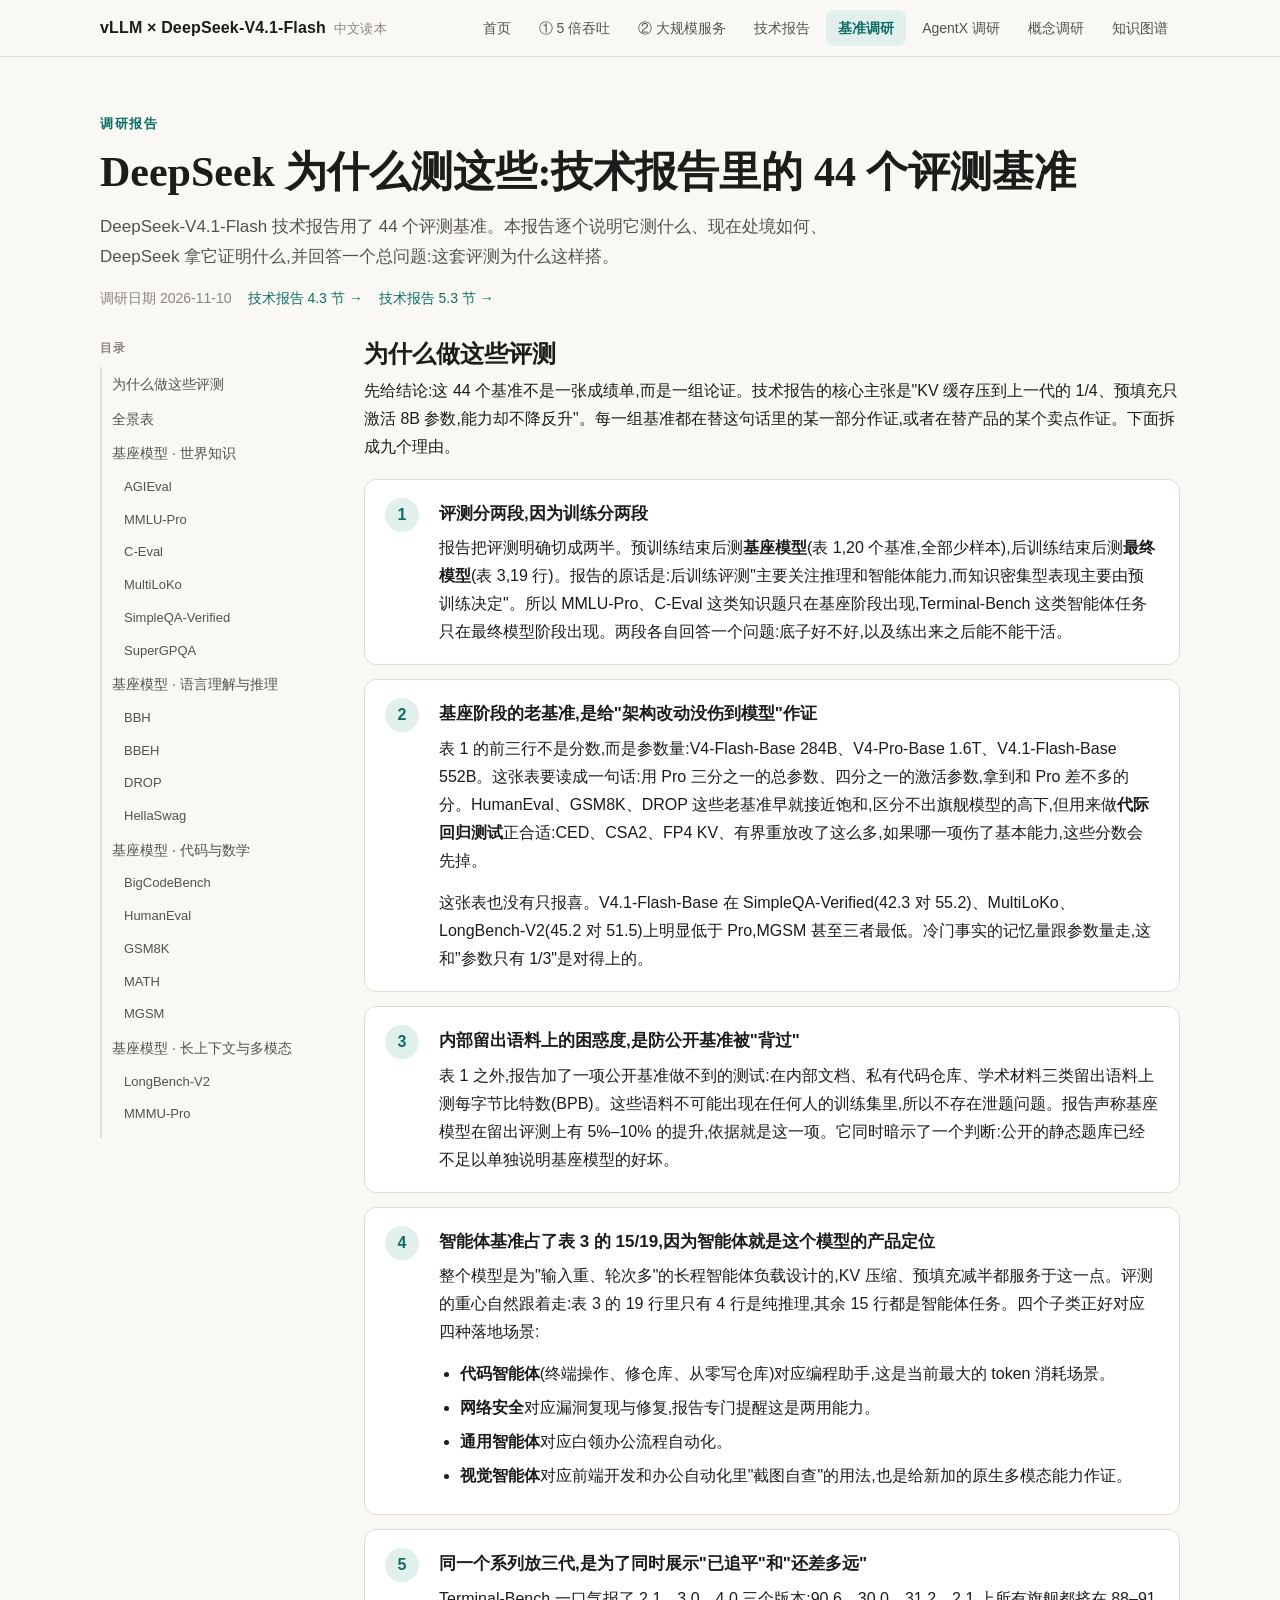
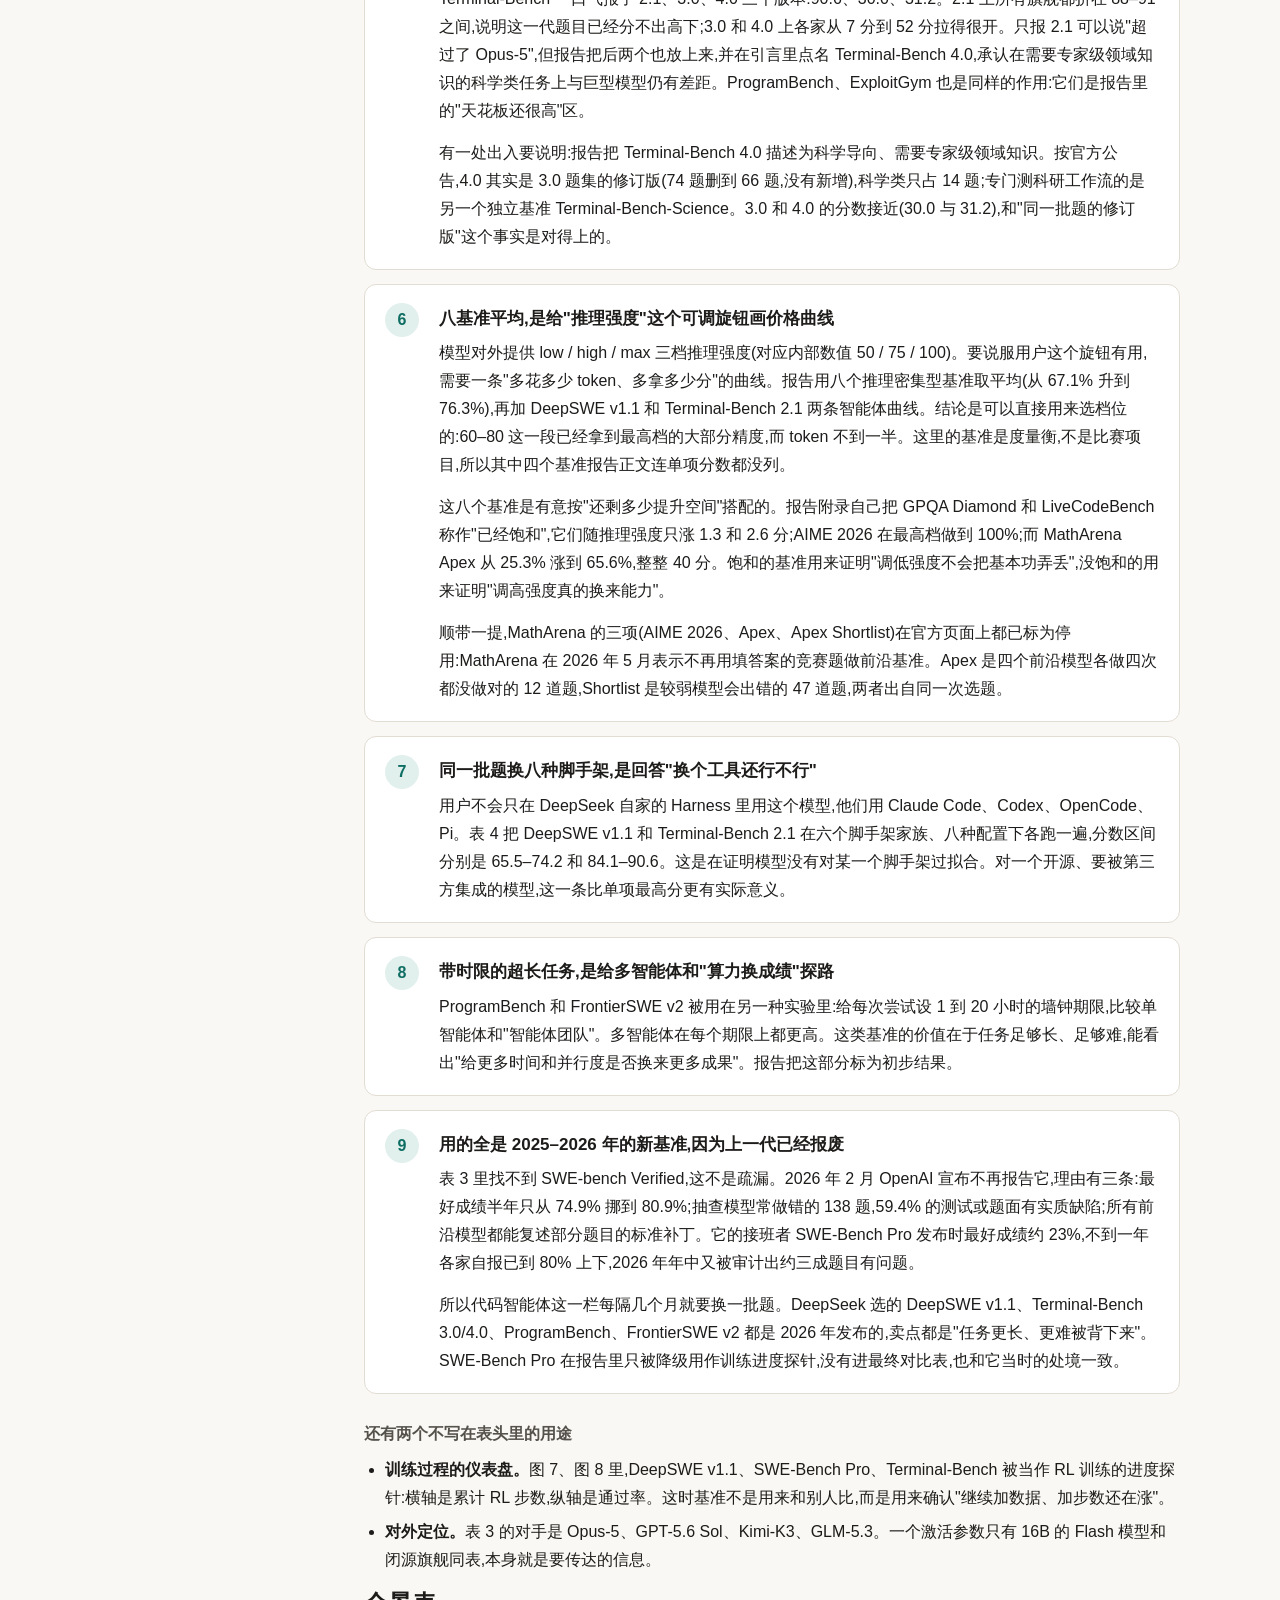
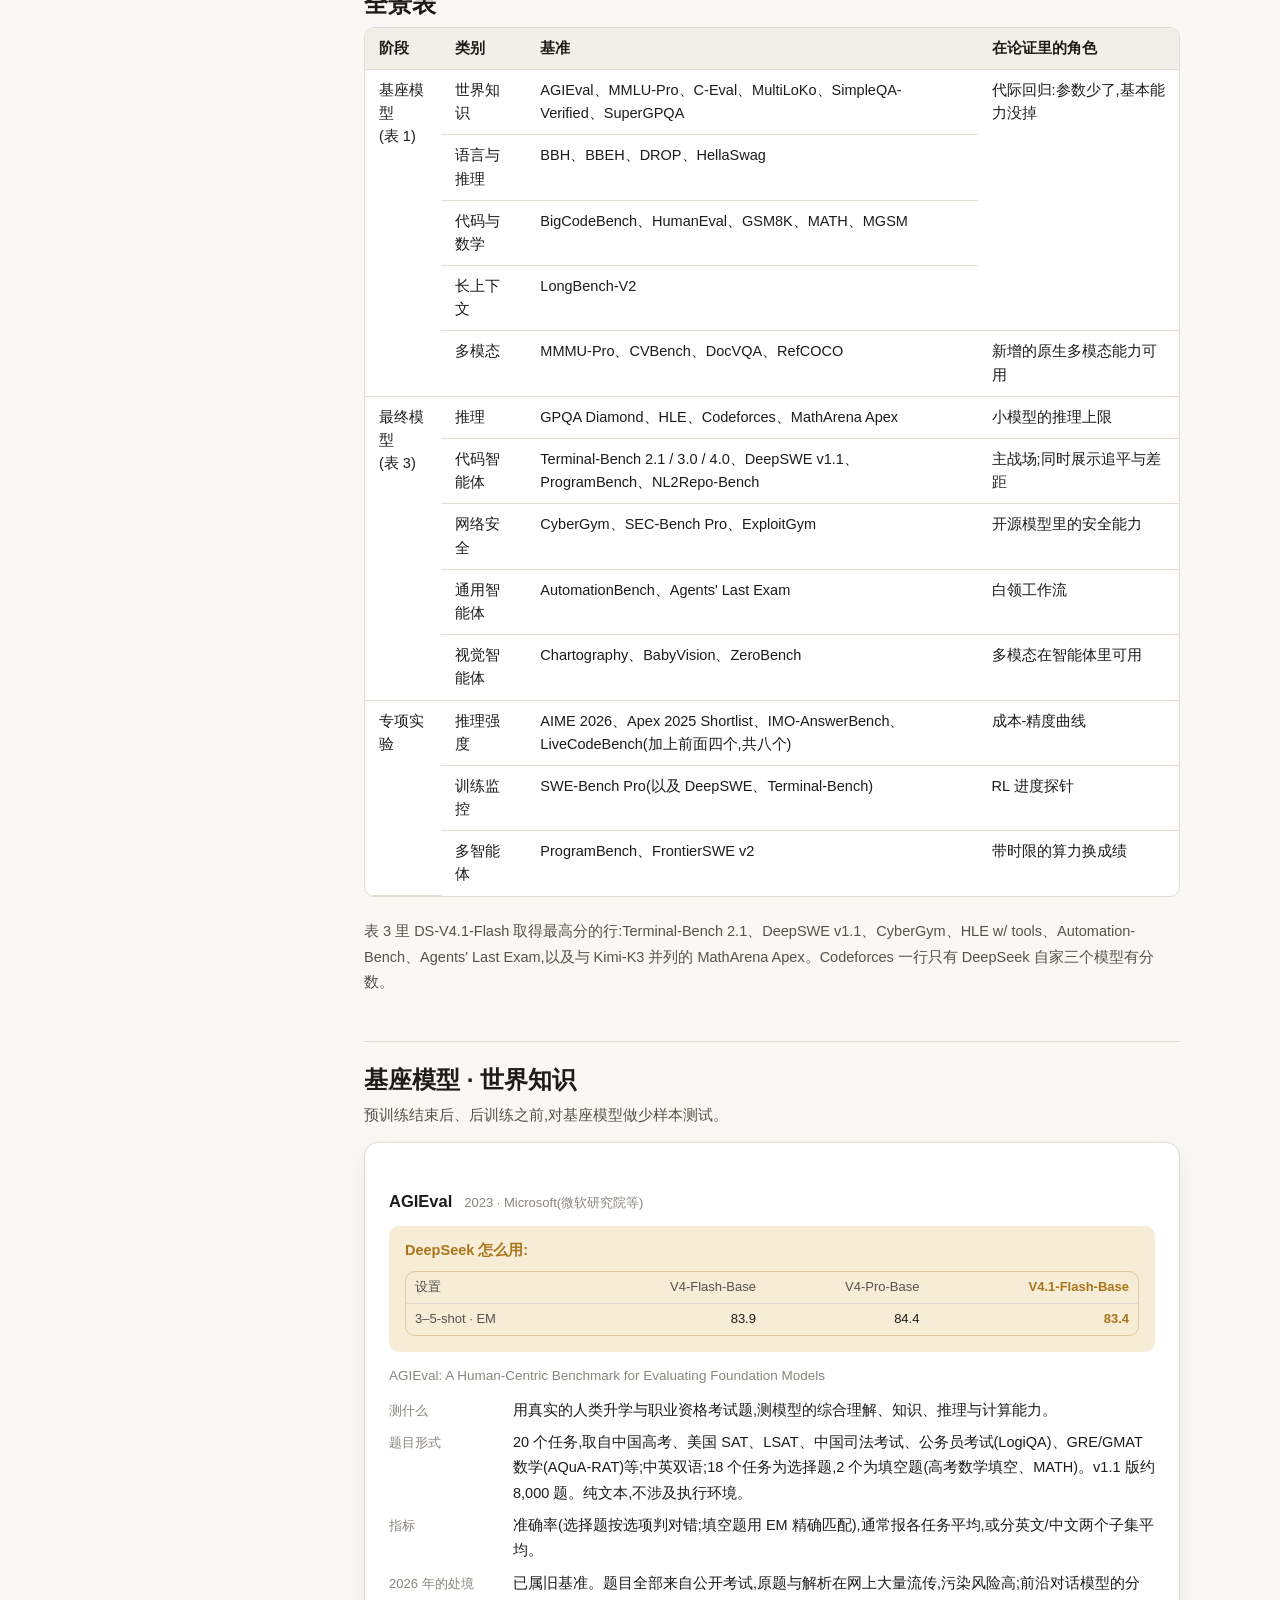
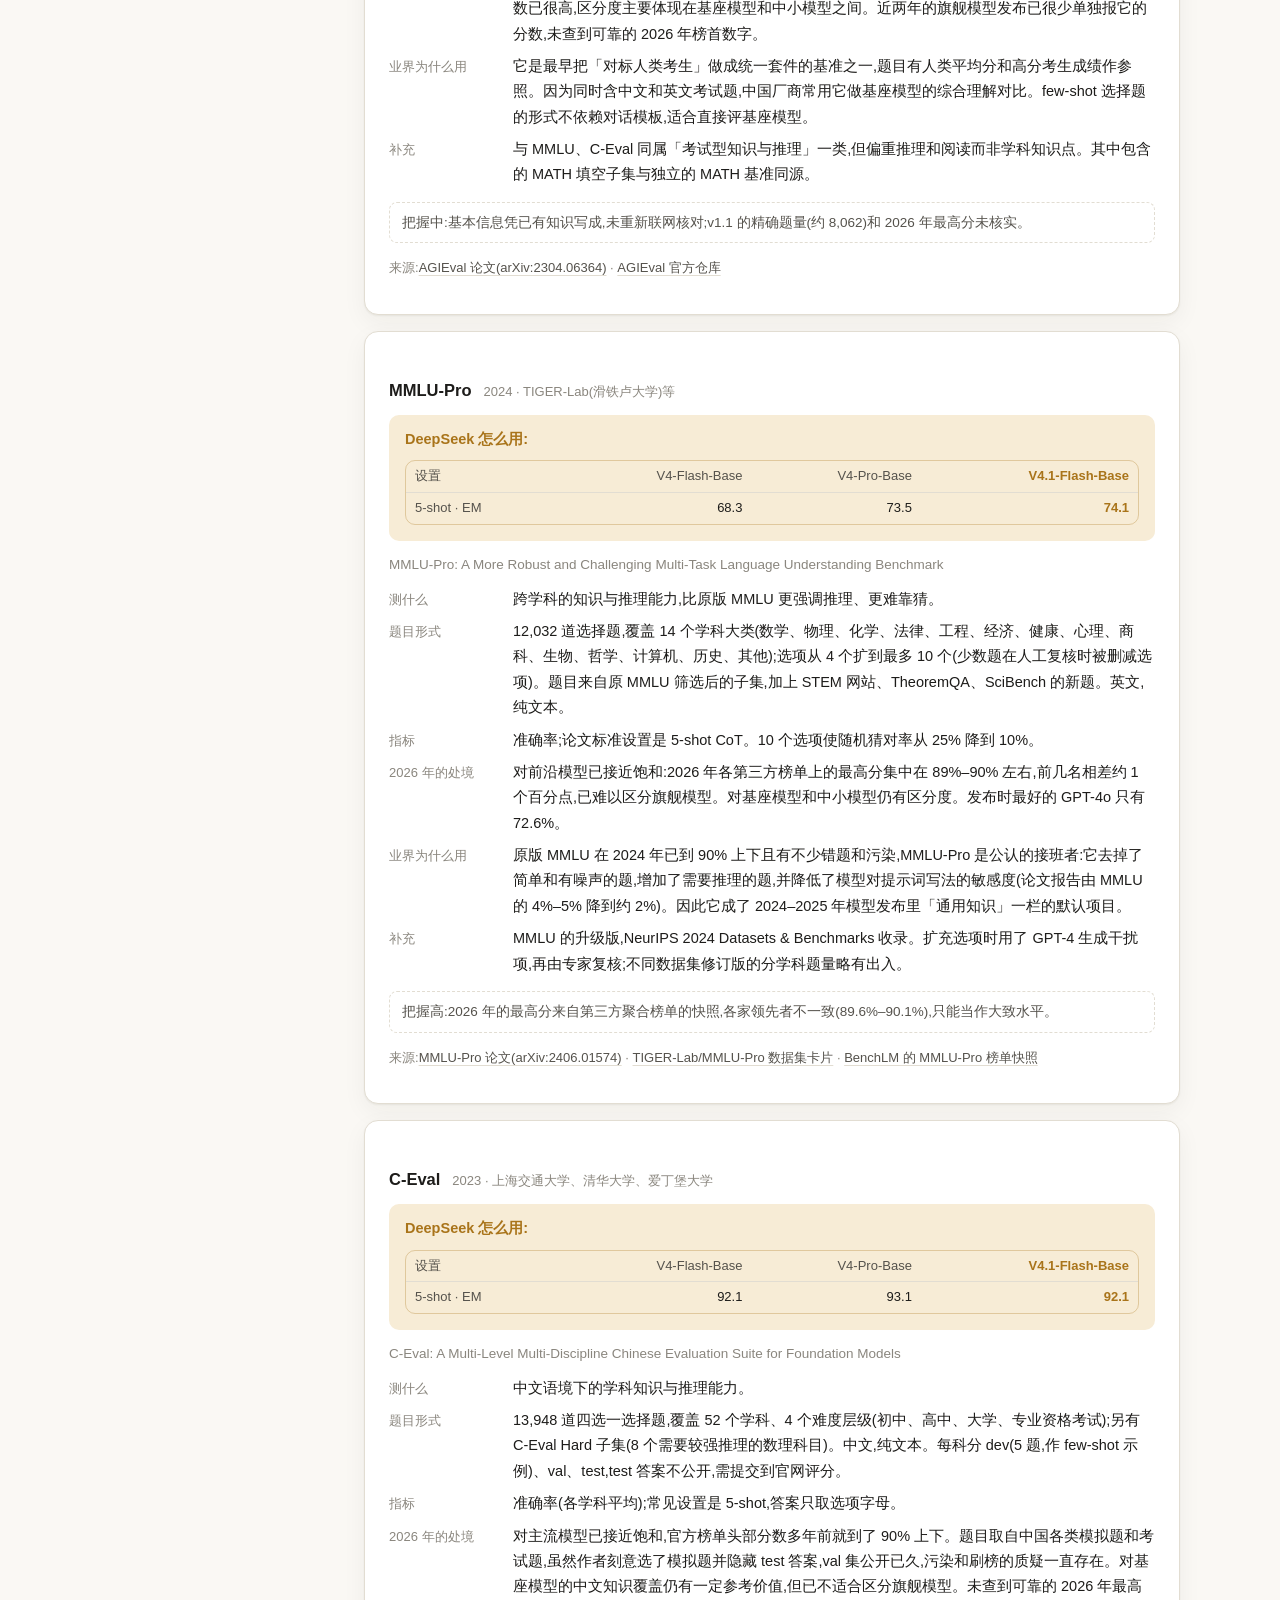
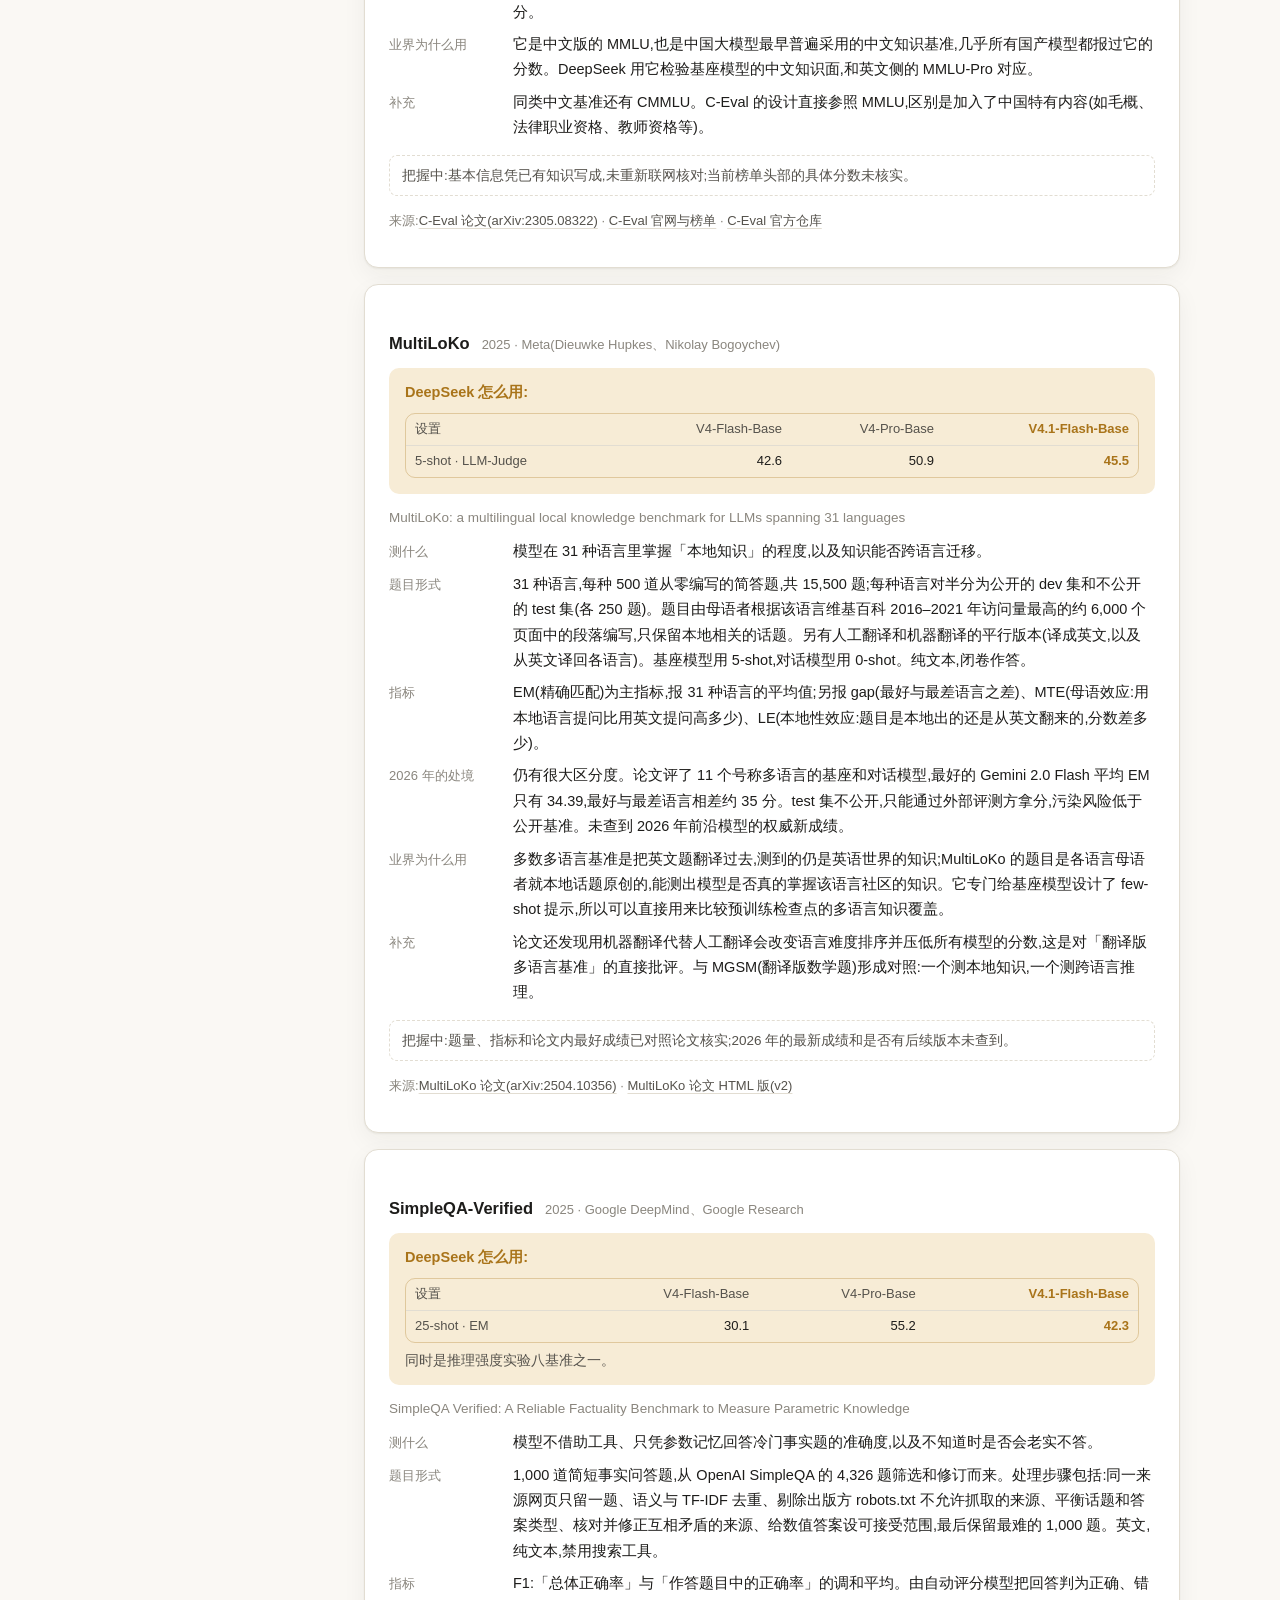
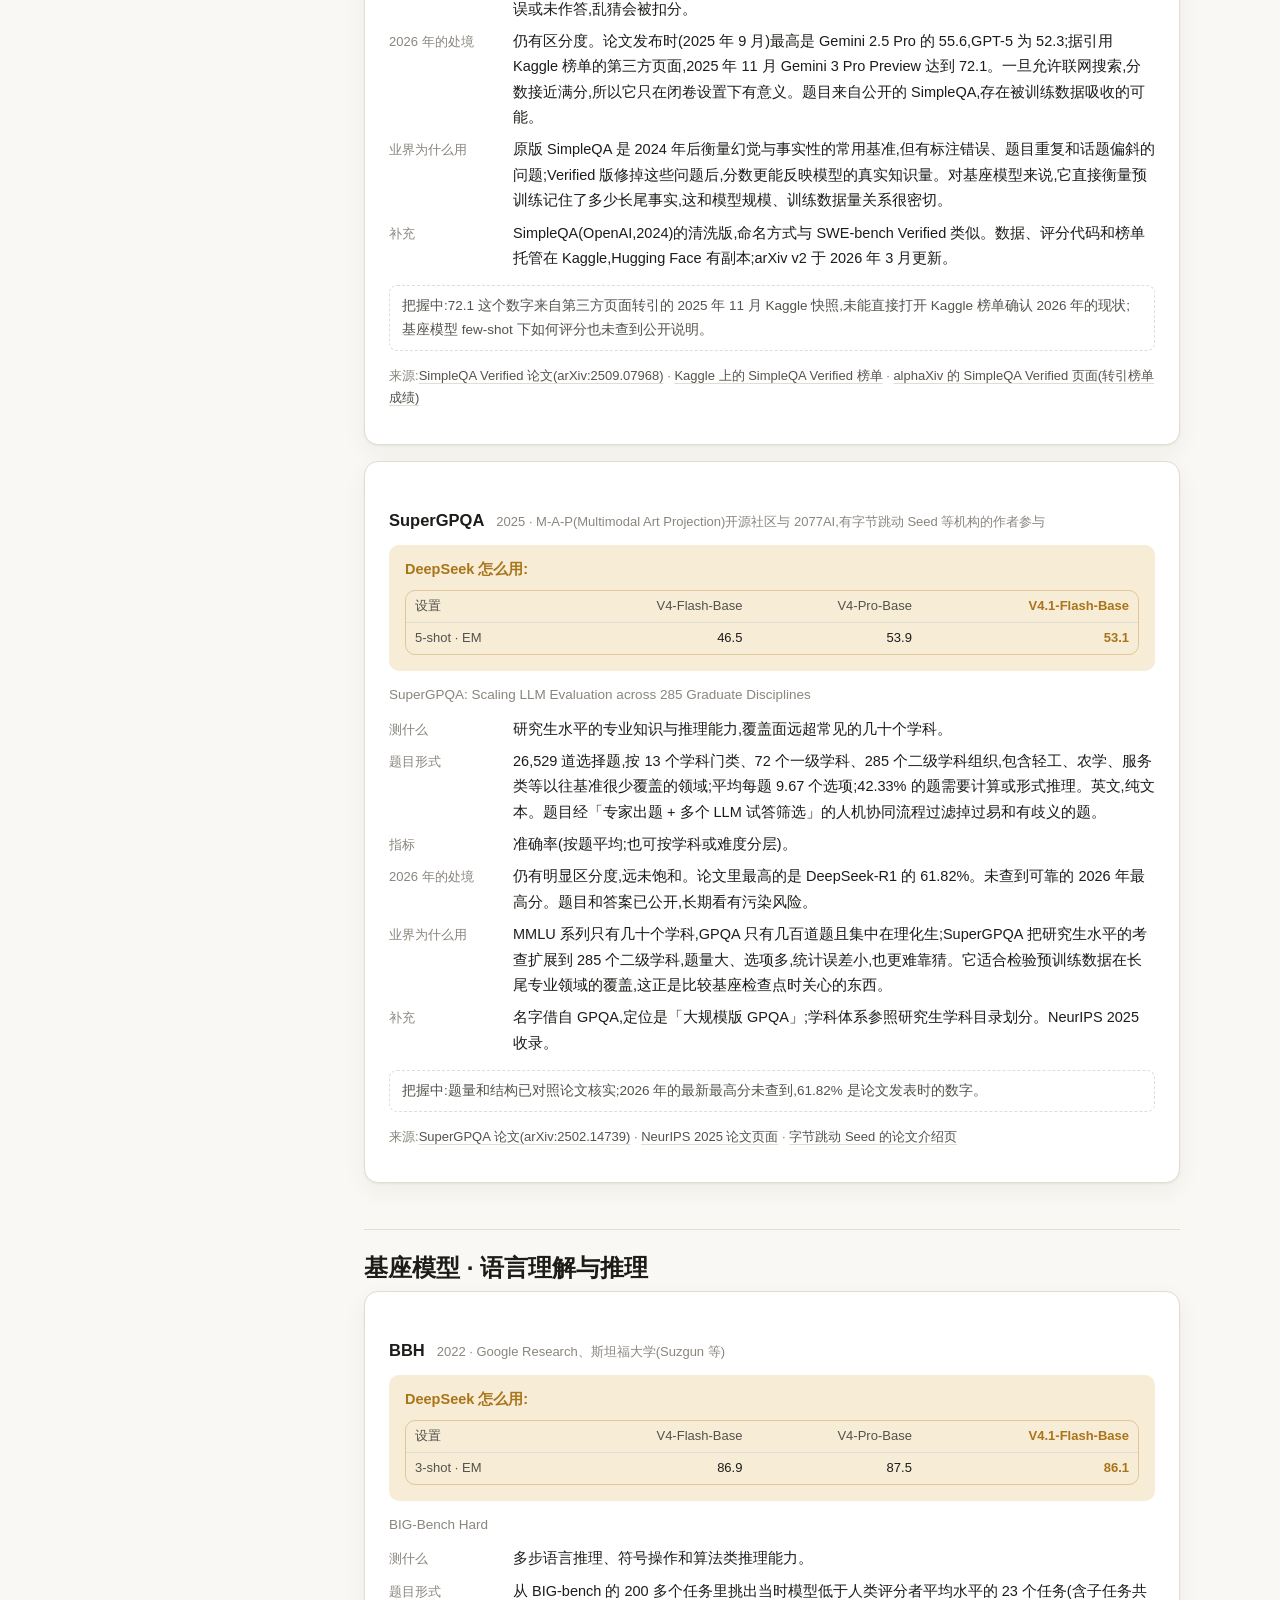
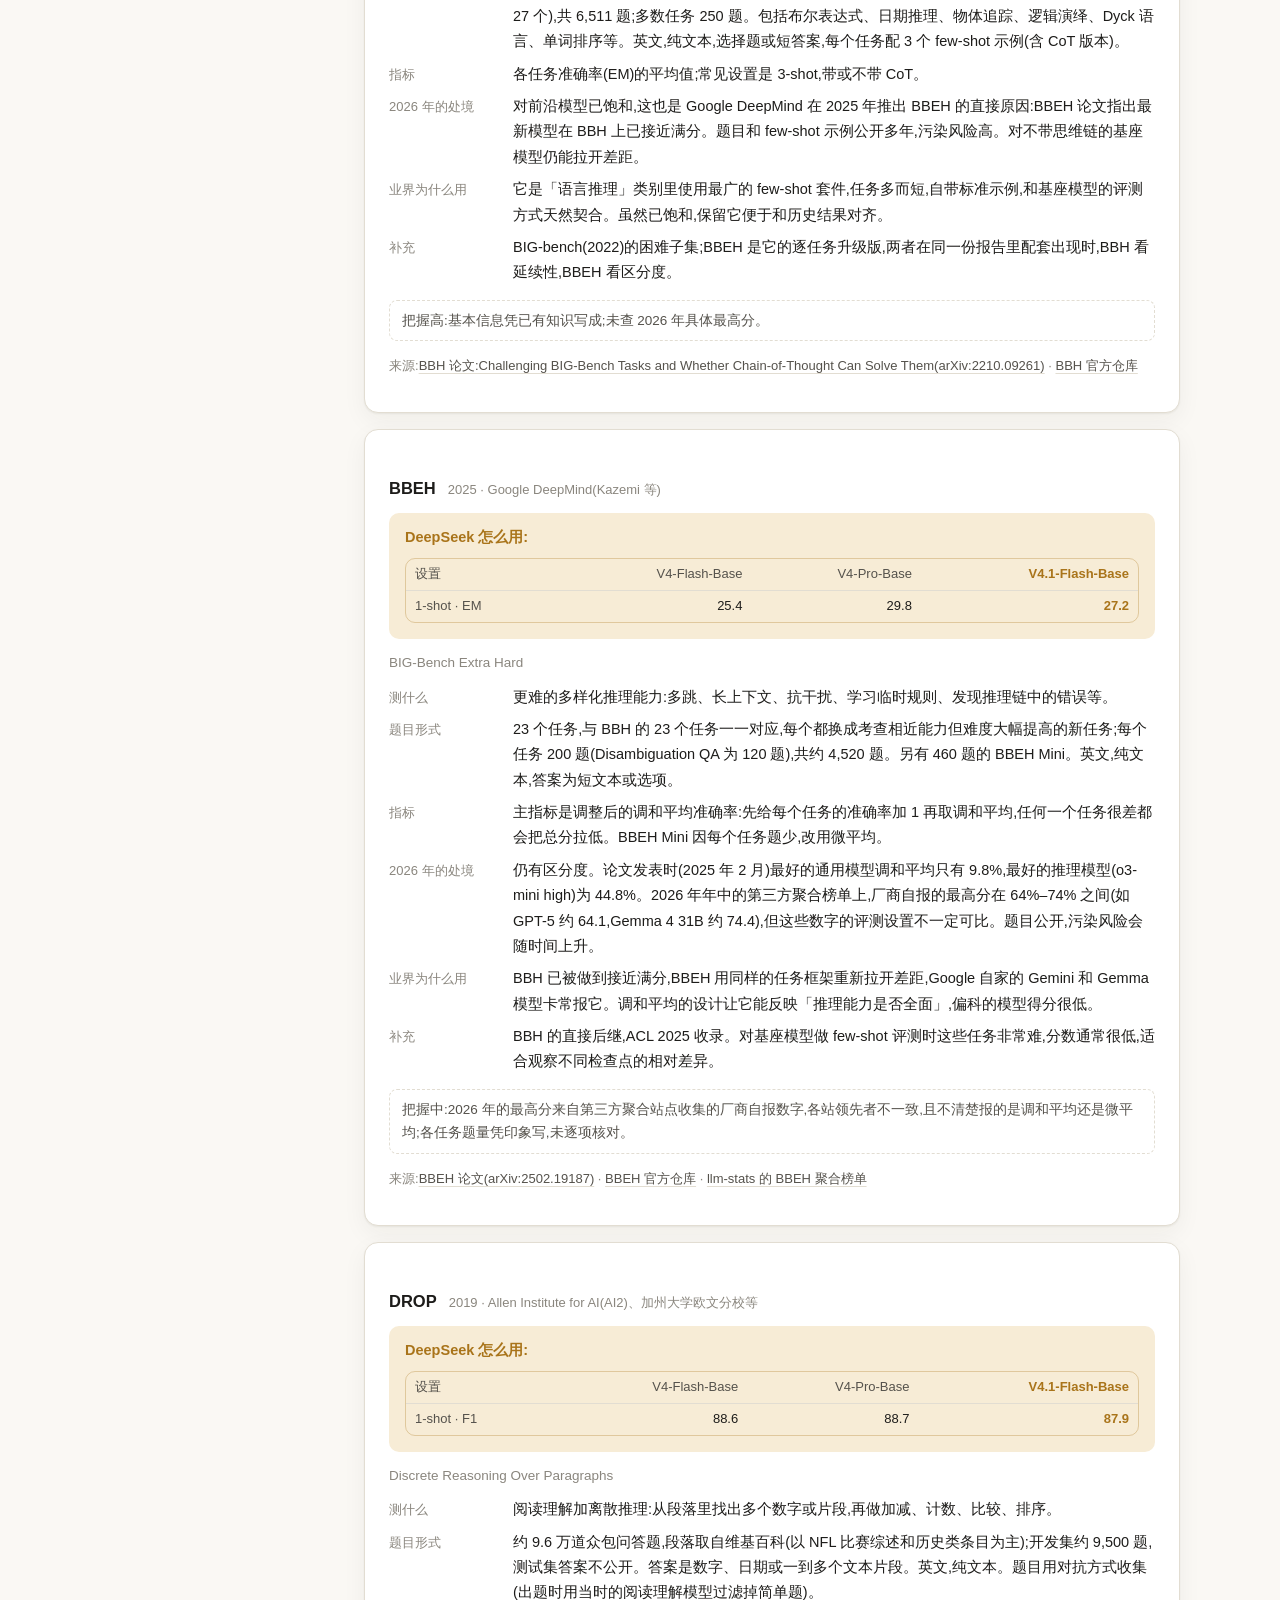
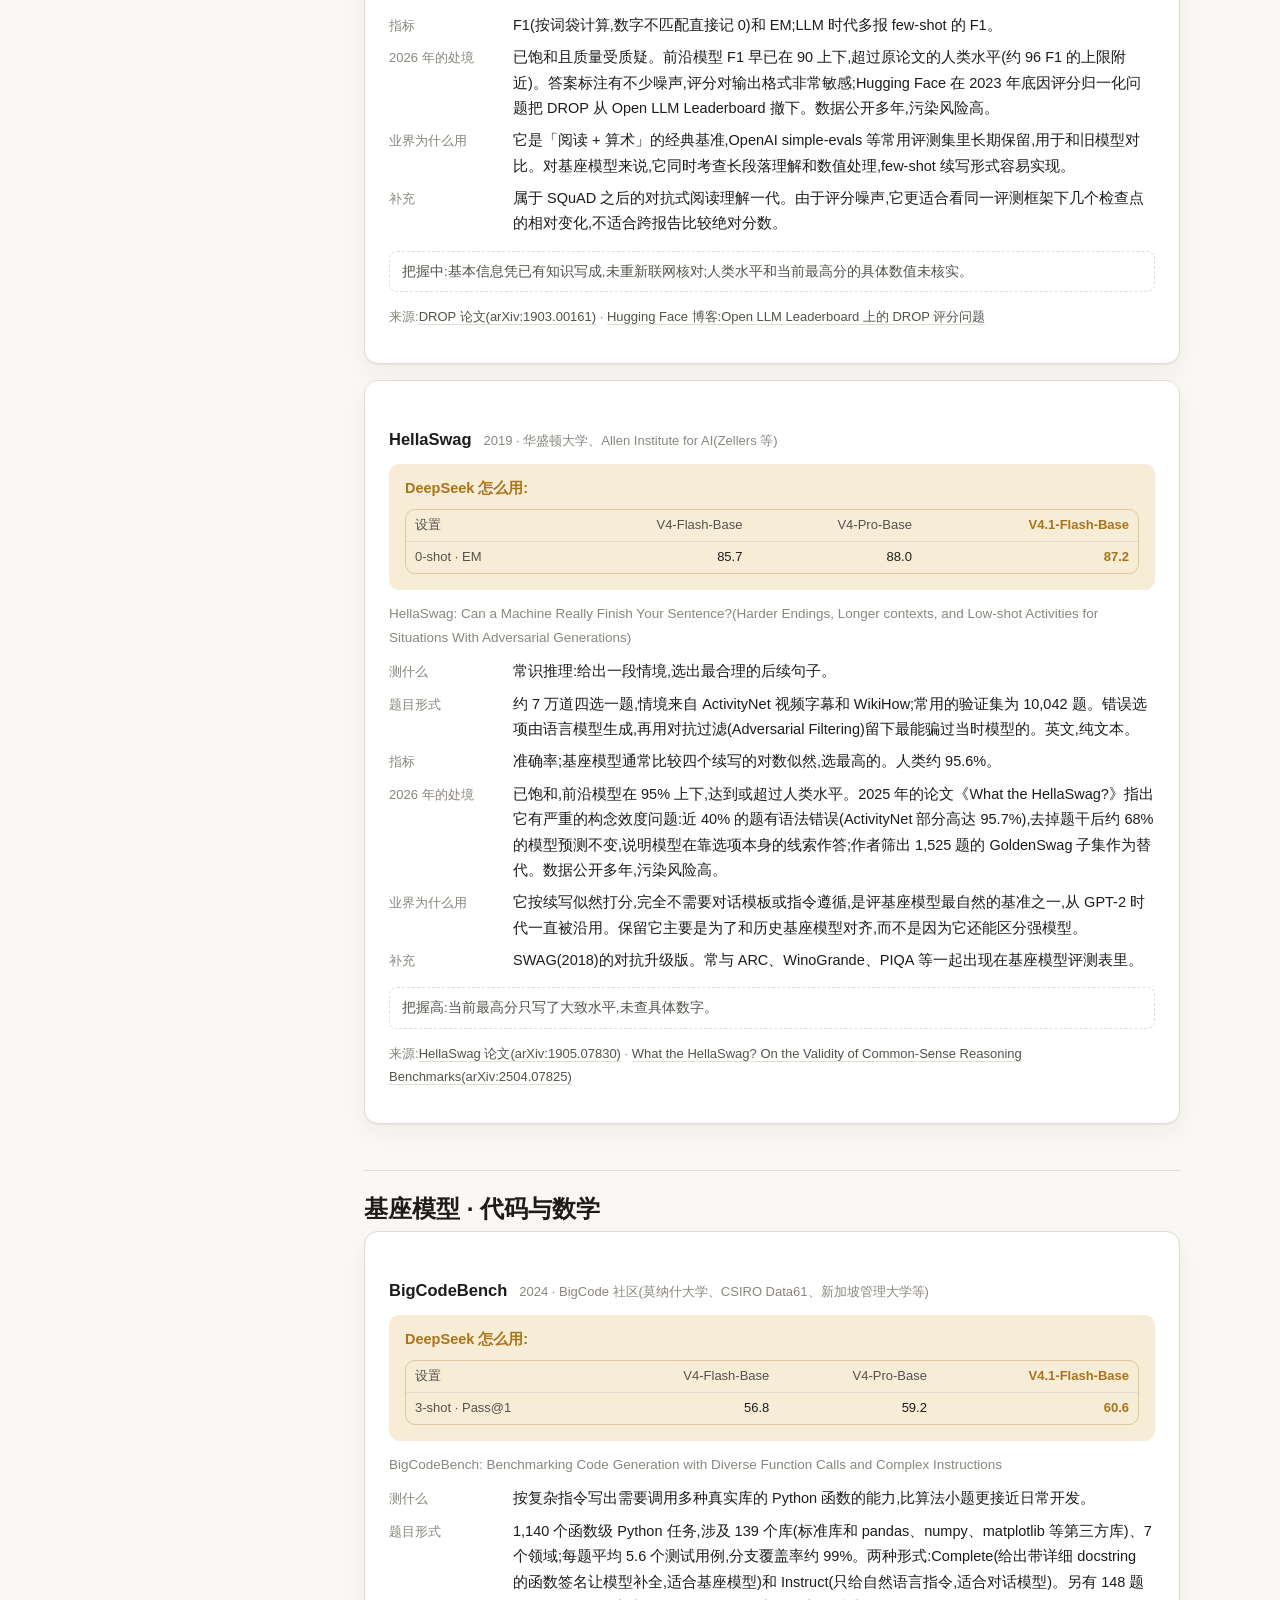
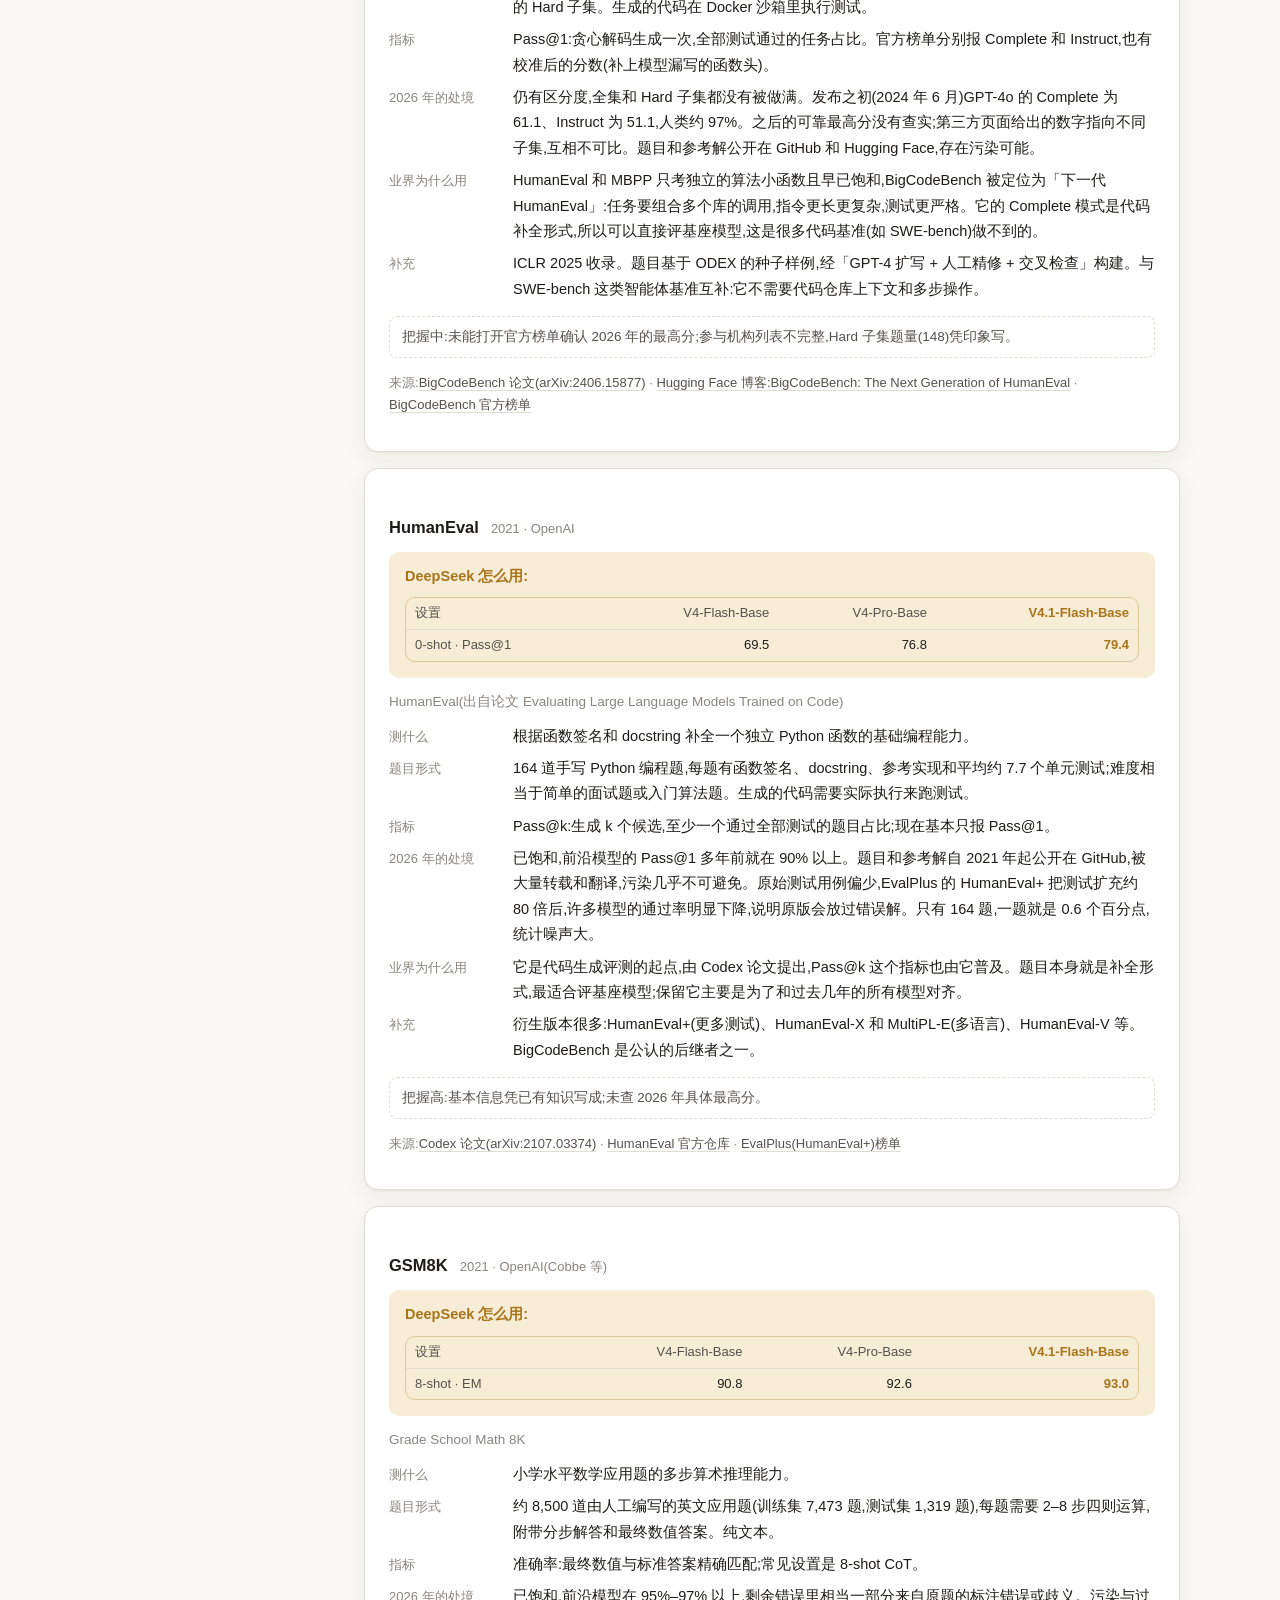
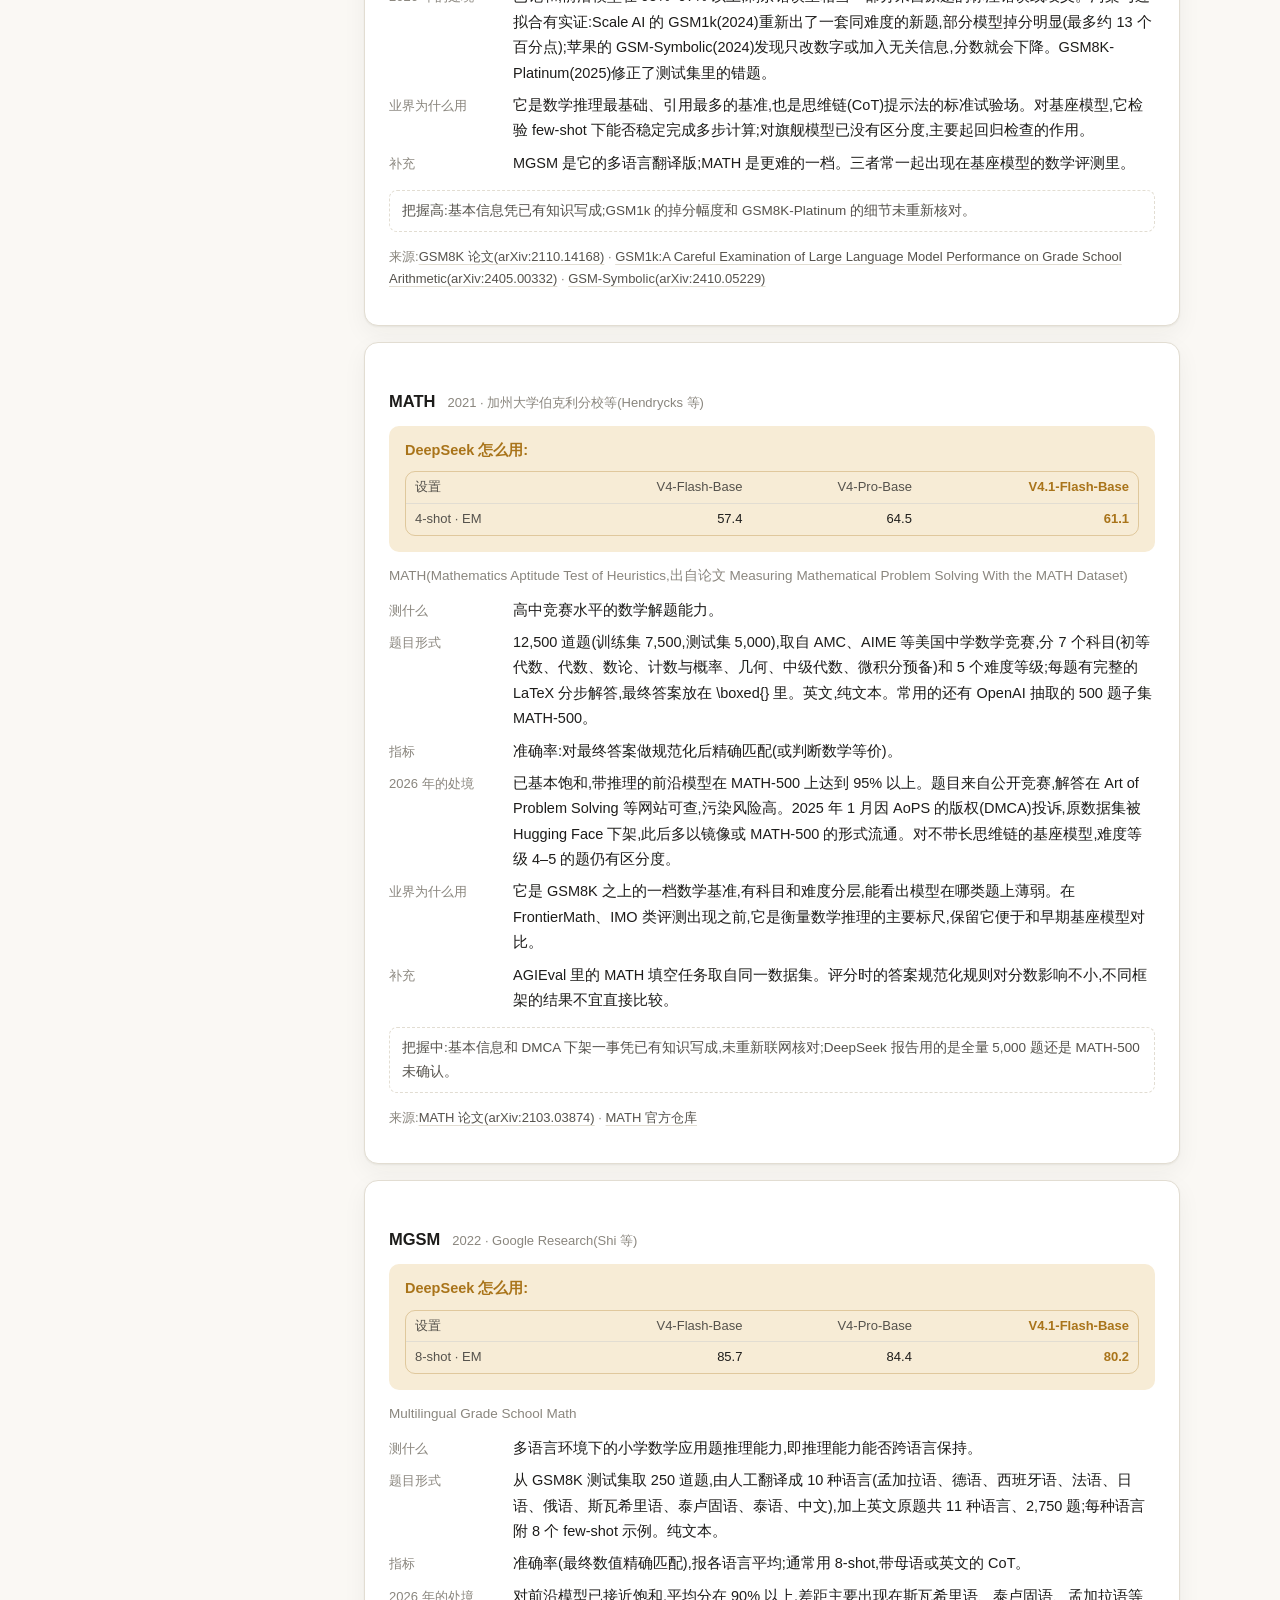
<file: benchmarks.html>
<!doctype html>
<html lang="zh-CN">
<head>
<meta charset="utf-8">
<meta name="viewport" content="width=device-width, initial-scale=1">
<title>DeepSeek 为什么测这些 · 评测基准调研</title>
<link rel="stylesheet" href="assets/style.css">
</head>
<body>
<header class="nav"><div class="nav-inner"><a class="brand" href="index.html">vLLM × DeepSeek-V4.1-Flash<small>中文读本</small></a><nav class="nav-links"><a href="index.html">首页</a><a href="post-1.html">① 5 倍吞吐</a><a href="post-2.html">② 大规模服务</a><a href="report.html">技术报告</a><a href="benchmarks.html" class="on">基准调研</a><a href="agentx.html">AgentX 调研</a><a href="research.html">概念调研</a><a href="graph.html">知识图谱</a></nav></div></header>
<main class="wrap">
<div class="hero">
  <div class="eyebrow">调研报告</div>
  <h1>DeepSeek 为什么测这些:技术报告里的 44 个评测基准</h1>
  <p class="lead">DeepSeek-V4.1-Flash 技术报告用了 44 个评测基准。本报告逐个说明它测什么、现在处境如何、DeepSeek 拿它证明什么,并回答一个总问题:这套评测为什么这样搭。</p>
  <div class="meta"><span>调研日期 2026-11-10</span><a href="report.html#预训练">技术报告 4.3 节 →</a><a href="report.html#后训练">技术报告 5.3 节 →</a></div>
</div>
<div class="report-grid">
<aside class="toc toc-long"><div class="t">目录</div>
<a href="#why">为什么做这些评测</a>
<a href="#map">全景表</a>
<a href="#base-know">基座模型 · 世界知识</a>
<a class="sub" href="#b-agieval">AGIEval</a>
<a class="sub" href="#b-mmlu-pro">MMLU-Pro</a>
<a class="sub" href="#b-c-eval">C-Eval</a>
<a class="sub" href="#b-multiloko">MultiLoKo</a>
<a class="sub" href="#b-simpleqa-verified">SimpleQA-Verified</a>
<a class="sub" href="#b-supergpqa">SuperGPQA</a>
<a href="#base-reason">基座模型 · 语言理解与推理</a>
<a class="sub" href="#b-bbh">BBH</a>
<a class="sub" href="#b-bbeh">BBEH</a>
<a class="sub" href="#b-drop">DROP</a>
<a class="sub" href="#b-hellaswag">HellaSwag</a>
<a href="#base-code">基座模型 · 代码与数学</a>
<a class="sub" href="#b-bigcodebench">BigCodeBench</a>
<a class="sub" href="#b-humaneval">HumanEval</a>
<a class="sub" href="#b-gsm8k">GSM8K</a>
<a class="sub" href="#b-math">MATH</a>
<a class="sub" href="#b-mgsm">MGSM</a>
<a href="#base-long">基座模型 · 长上下文与多模态</a>
<a class="sub" href="#b-longbench-v2">LongBench-V2</a>
<a class="sub" href="#b-mmmu-pro">MMMU-Pro</a>
<a class="sub" href="#b-cvbench">CVBench</a>
<a class="sub" href="#b-docvqa">DocVQA</a>
<a class="sub" href="#b-refcoco">RefCOCO</a>
<a href="#reason">最终模型 · 推理</a>
<a class="sub" href="#b-gpqa-diamond">GPQA Diamond</a>
<a class="sub" href="#b-hle">HLE</a>
<a class="sub" href="#b-codeforces">Codeforces</a>
<a class="sub" href="#b-matharena-apex">MathArena Apex</a>
<a href="#effort">推理强度实验的补充基准</a>
<a class="sub" href="#b-apex-2025-shortlist">Apex 2025 Shortlist</a>
<a class="sub" href="#b-aime-2026">AIME 2026</a>
<a class="sub" href="#b-imo-answerbench">IMO-AnswerBench</a>
<a class="sub" href="#b-livecodebench">LiveCodeBench</a>
<a href="#code">最终模型 · 代码智能体</a>
<a class="sub" href="#b-terminal-bench-2-1">Terminal-Bench 2.1</a>
<a class="sub" href="#b-terminal-bench-3-0">Terminal-Bench 3.0</a>
<a class="sub" href="#b-terminal-bench-4-0">Terminal-Bench 4.0</a>
<a class="sub" href="#b-deepswe-v1-1">DeepSWE v1.1</a>
<a class="sub" href="#b-programbench">ProgramBench</a>
<a class="sub" href="#b-nl2repo-bench">NL2Repo-Bench</a>
<a class="sub" href="#b-swe-bench-pro">SWE-Bench Pro</a>
<a class="sub" href="#b-frontierswe-v2">FrontierSWE v2</a>
<a href="#sec">最终模型 · 网络安全</a>
<a class="sub" href="#b-cybergym">CyberGym</a>
<a class="sub" href="#b-sec-bench-pro">SEC-Bench Pro</a>
<a class="sub" href="#b-exploitgym">ExploitGym</a>
<a href="#general">最终模型 · 通用智能体</a>
<a class="sub" href="#b-automationbench">AutomationBench</a>
<a class="sub" href="#b-agents-last-exam">Agents&#x27; Last Exam</a>
<a href="#visual">最终模型 · 视觉智能体</a>
<a class="sub" href="#b-chartography">Chartography</a>
<a class="sub" href="#b-babyvision">BabyVision</a>
<a class="sub" href="#b-zerobench">ZeroBench</a>
<a href="#caveats">读数提醒</a>
</aside>
<div class="report">
<section id="why">
  <h2>为什么做这些评测</h2>
  <p>先给结论:这 44 个基准不是一张成绩单,而是一组论证。技术报告的核心主张是"KV 缓存压到上一代的 1/4、预填充只激活 8B 参数,能力却不降反升"。每一组基准都在替这句话里的某一部分作证,或者在替产品的某个卖点作证。下面拆成九个理由。</p>

  <div class="why">
    <div class="why-item">
      <div class="n">1</div>
      <div>
        <h4>评测分两段,因为训练分两段</h4>
        <p>报告把评测明确切成两半。预训练结束后测<b>基座模型</b>(表 1,20 个基准,全部少样本),后训练结束后测<b>最终模型</b>(表 3,19 行)。报告的原话是:后训练评测"主要关注推理和智能体能力,而知识密集型表现主要由预训练决定"。所以 MMLU-Pro、C-Eval 这类知识题只在基座阶段出现,Terminal-Bench 这类智能体任务只在最终模型阶段出现。两段各自回答一个问题:底子好不好,以及练出来之后能不能干活。</p>
      </div>
    </div>

    <div class="why-item">
      <div class="n">2</div>
      <div>
        <h4>基座阶段的老基准,是给"架构改动没伤到模型"作证</h4>
        <p>表 1 的前三行不是分数,而是参数量:V4-Flash-Base 284B、V4-Pro-Base 1.6T、V4.1-Flash-Base 552B。这张表要读成一句话:用 Pro 三分之一的总参数、四分之一的激活参数,拿到和 Pro 差不多的分。HumanEval、GSM8K、DROP 这些老基准早就接近饱和,区分不出旗舰模型的高下,但用来做<b>代际回归测试</b>正合适:CED、CSA2、FP4 KV、有界重放改了这么多,如果哪一项伤了基本能力,这些分数会先掉。</p>
        <p>这张表也没有只报喜。V4.1-Flash-Base 在 SimpleQA-Verified(42.3 对 55.2)、MultiLoKo、LongBench-V2(45.2 对 51.5)上明显低于 Pro,MGSM 甚至三者最低。冷门事实的记忆量跟参数量走,这和"参数只有 1/3"是对得上的。</p>
      </div>
    </div>

    <div class="why-item">
      <div class="n">3</div>
      <div>
        <h4>内部留出语料上的困惑度,是防公开基准被"背过"</h4>
        <p>表 1 之外,报告加了一项公开基准做不到的测试:在内部文档、私有代码仓库、学术材料三类留出语料上测每字节比特数(BPB)。这些语料不可能出现在任何人的训练集里,所以不存在泄题问题。报告声称基座模型在留出评测上有 5%–10% 的提升,依据就是这一项。它同时暗示了一个判断:公开的静态题库已经不足以单独说明基座模型的好坏。</p>
      </div>
    </div>

    <div class="why-item">
      <div class="n">4</div>
      <div>
        <h4>智能体基准占了表 3 的 15/19,因为智能体就是这个模型的产品定位</h4>
        <p>整个模型是为"输入重、轮次多"的长程智能体负载设计的,KV 压缩、预填充减半都服务于这一点。评测的重心自然跟着走:表 3 的 19 行里只有 4 行是纯推理,其余 15 行都是智能体任务。四个子类正好对应四种落地场景:</p>
        <ul>
          <li><b>代码智能体</b>(终端操作、修仓库、从零写仓库)对应编程助手,这是当前最大的 token 消耗场景。</li>
          <li><b>网络安全</b>对应漏洞复现与修复,报告专门提醒这是两用能力。</li>
          <li><b>通用智能体</b>对应白领办公流程自动化。</li>
          <li><b>视觉智能体</b>对应前端开发和办公自动化里"截图自查"的用法,也是给新加的原生多模态能力作证。</li>
        </ul>
      </div>
    </div>

    <div class="why-item">
      <div class="n">5</div>
      <div>
        <h4>同一个系列放三代,是为了同时展示"已追平"和"还差多远"</h4>
        <p>Terminal-Bench 一口气报了 2.1、3.0、4.0 三个版本:90.6、30.0、31.2。2.1 上所有旗舰都挤在 88–91 之间,说明这一代题目已经分不出高下;3.0 和 4.0 上各家从 7 分到 52 分拉得很开。只报 2.1 可以说"超过了 Opus-5",但报告把后两个也放上来,并在引言里点名 Terminal-Bench 4.0,承认在需要专家级领域知识的科学类任务上与巨型模型仍有差距。ProgramBench、ExploitGym 也是同样的作用:它们是报告里的"天花板还很高"区。</p>
        <p>有一处出入要说明:报告把 Terminal-Bench 4.0 描述为科学导向、需要专家级领域知识。按官方公告,4.0 其实是 3.0 题集的修订版(74 题删到 66 题,没有新增),科学类只占 14 题;专门测科研工作流的是另一个独立基准 Terminal-Bench-Science。3.0 和 4.0 的分数接近(30.0 与 31.2),和"同一批题的修订版"这个事实是对得上的。</p>
      </div>
    </div>

    <div class="why-item">
      <div class="n">6</div>
      <div>
        <h4>八基准平均,是给"推理强度"这个可调旋钮画价格曲线</h4>
        <p>模型对外提供 low / high / max 三档推理强度(对应内部数值 50 / 75 / 100)。要说服用户这个旋钮有用,需要一条"多花多少 token、多拿多少分"的曲线。报告用八个推理密集型基准取平均(从 67.1% 升到 76.3%),再加 DeepSWE v1.1 和 Terminal-Bench 2.1 两条智能体曲线。结论是可以直接用来选档位的:60–80 这一段已经拿到最高档的大部分精度,而 token 不到一半。这里的基准是度量衡,不是比赛项目,所以其中四个基准报告正文连单项分数都没列。</p>
        <p>这八个基准是有意按"还剩多少提升空间"搭配的。报告附录自己把 GPQA Diamond 和 LiveCodeBench 称作"已经饱和",它们随推理强度只涨 1.3 和 2.6 分;AIME 2026 在最高档做到 100%;而 MathArena Apex 从 25.3% 涨到 65.6%,整整 40 分。饱和的基准用来证明"调低强度不会把基本功弄丢",没饱和的用来证明"调高强度真的换来能力"。</p>
        <p>顺带一提,MathArena 的三项(AIME 2026、Apex、Apex Shortlist)在官方页面上都已标为停用:MathArena 在 2026 年 5 月表示不再用填答案的竞赛题做前沿基准。Apex 是四个前沿模型各做四次都没做对的 12 道题,Shortlist 是较弱模型会出错的 47 道题,两者出自同一次选题。</p>
      </div>
    </div>

    <div class="why-item">
      <div class="n">7</div>
      <div>
        <h4>同一批题换八种脚手架,是回答"换个工具还行不行"</h4>
        <p>用户不会只在 DeepSeek 自家的 Harness 里用这个模型,他们用 Claude Code、Codex、OpenCode、Pi。表 4 把 DeepSWE v1.1 和 Terminal-Bench 2.1 在六个脚手架家族、八种配置下各跑一遍,分数区间分别是 65.5–74.2 和 84.1–90.6。这是在证明模型没有对某一个脚手架过拟合。对一个开源、要被第三方集成的模型,这一条比单项最高分更有实际意义。</p>
      </div>
    </div>

    <div class="why-item">
      <div class="n">8</div>
      <div>
        <h4>带时限的超长任务,是给多智能体和"算力换成绩"探路</h4>
        <p>ProgramBench 和 FrontierSWE v2 被用在另一种实验里:给每次尝试设 1 到 20 小时的墙钟期限,比较单智能体和"智能体团队"。多智能体在每个期限上都更高。这类基准的价值在于任务足够长、足够难,能看出"给更多时间和并行度是否换来更多成果"。报告把这部分标为初步结果。</p>
      </div>
    </div>
    <div class="why-item">
      <div class="n">9</div>
      <div>
        <h4>用的全是 2025–2026 年的新基准,因为上一代已经报废</h4>
        <p>表 3 里找不到 SWE-bench Verified,这不是疏漏。2026 年 2 月 OpenAI 宣布不再报告它,理由有三条:最好成绩半年只从 74.9% 挪到 80.9%;抽查模型常做错的 138 题,59.4% 的测试或题面有实质缺陷;所有前沿模型都能复述部分题目的标准补丁。它的接班者 SWE-Bench Pro 发布时最好成绩约 23%,不到一年各家自报已到 80% 上下,2026 年年中又被审计出约三成题目有问题。</p>
        <p>所以代码智能体这一栏每隔几个月就要换一批题。DeepSeek 选的 DeepSWE v1.1、Terminal-Bench 3.0/4.0、ProgramBench、FrontierSWE v2 都是 2026 年发布的,卖点都是"任务更长、更难被背下来"。SWE-Bench Pro 在报告里只被降级用作训练进度探针,没有进最终对比表,也和它当时的处境一致。</p>
      </div>
    </div>
  </div>

  <h3>还有两个不写在表头里的用途</h3>
  <ul>
    <li><b>训练过程的仪表盘。</b>图 7、图 8 里,DeepSWE v1.1、SWE-Bench Pro、Terminal-Bench 被当作 RL 训练的进度探针:横轴是累计 RL 步数,纵轴是通过率。这时基准不是用来和别人比,而是用来确认"继续加数据、加步数还在涨"。</li>
    <li><b>对外定位。</b>表 3 的对手是 Opus-5、GPT-5.6 Sol、Kimi-K3、GLM-5.3。一个激活参数只有 16B 的 Flash 模型和闭源旗舰同表,本身就是要传达的信息。</li>
  </ul>
</section>

<section id="map">
  <h2>全景表</h2>
  <div class="table-scroll"><table>
    <tr><th>阶段</th><th>类别</th><th>基准</th><th>在论证里的角色</th></tr>
    <tr><td rowspan="5">基座模型<br>(表 1)</td><td>世界知识</td><td>AGIEval、MMLU-Pro、C-Eval、MultiLoKo、SimpleQA-Verified、SuperGPQA</td><td rowspan="4">代际回归:参数少了,基本能力没掉</td></tr>
    <tr><td>语言与推理</td><td>BBH、BBEH、DROP、HellaSwag</td></tr>
    <tr><td>代码与数学</td><td>BigCodeBench、HumanEval、GSM8K、MATH、MGSM</td></tr>
    <tr><td>长上下文</td><td>LongBench-V2</td></tr>
    <tr><td>多模态</td><td>MMMU-Pro、CVBench、DocVQA、RefCOCO</td><td>新增的原生多模态能力可用</td></tr>
    <tr><td rowspan="5">最终模型<br>(表 3)</td><td>推理</td><td>GPQA Diamond、HLE、Codeforces、MathArena Apex</td><td>小模型的推理上限</td></tr>
    <tr><td>代码智能体</td><td>Terminal-Bench 2.1 / 3.0 / 4.0、DeepSWE v1.1、ProgramBench、NL2Repo-Bench</td><td>主战场;同时展示追平与差距</td></tr>
    <tr><td>网络安全</td><td>CyberGym、SEC-Bench Pro、ExploitGym</td><td>开源模型里的安全能力</td></tr>
    <tr><td>通用智能体</td><td>AutomationBench、Agents' Last Exam</td><td>白领工作流</td></tr>
    <tr><td>视觉智能体</td><td>Chartography、BabyVision、ZeroBench</td><td>多模态在智能体里可用</td></tr>
    <tr><td rowspan="3">专项实验</td><td>推理强度</td><td>AIME 2026、Apex 2025 Shortlist、IMO-AnswerBench、LiveCodeBench(加上前面四个,共八个)</td><td>成本-精度曲线</td></tr>
    <tr><td>训练监控</td><td>SWE-Bench Pro(以及 DeepSWE、Terminal-Bench)</td><td>RL 进度探针</td></tr>
    <tr><td>多智能体</td><td>ProgramBench、FrontierSWE v2</td><td>带时限的算力换成绩</td></tr>
  </table></div>
  <p class="gnote">表 3 里 DS-V4.1-Flash 取得最高分的行:Terminal-Bench 2.1、DeepSWE v1.1、CyberGym、HLE w/ tools、Automation-Bench、Agents' Last Exam,以及与 Kimi-K3 并列的 MathArena Apex。Codeforces 一行只有 DeepSeek 自家三个模型有分数。</p>
</section>

<h2 class="gtitle" id="base-know">基座模型 · 世界知识</h2><p class="gnote">预训练结束后、后训练之前,对基座模型做少样本测试。</p><section class="concept bench" id="b-agieval"><div class="bhead"><h3>AGIEval</h3><span class="bmeta">2023 · Microsoft(微软研究院等)</span></div><div class="inblog"><b>DeepSeek 怎么用:</b><div class="table-scroll"><table class="scores"><tr><th>设置</th><th>V4-Flash-Base</th><th>V4-Pro-Base</th><th class="me">V4.1-Flash-Base</th></tr><tr><td>3–5-shot · EM</td><td>83.9</td><td>84.4</td><td class="me">83.4</td></tr></table></div></div><div class="full">AGIEval: A Human-Centric Benchmark for Evaluating Foundation Models</div><dl class="facts"><dt>测什么</dt><dd>用真实的人类升学与职业资格考试题,测模型的综合理解、知识、推理与计算能力。</dd><dt>题目形式</dt><dd>20 个任务,取自中国高考、美国 SAT、LSAT、中国司法考试、公务员考试(LogiQA)、GRE/GMAT 数学(AQuA-RAT)等;中英双语;18 个任务为选择题,2 个为填空题(高考数学填空、MATH)。v1.1 版约 8,000 题。纯文本,不涉及执行环境。</dd><dt>指标</dt><dd>准确率(选择题按选项判对错;填空题用 EM 精确匹配),通常报各任务平均,或分英文/中文两个子集平均。</dd><dt>2026 年的处境</dt><dd>已属旧基准。题目全部来自公开考试,原题与解析在网上大量流传,污染风险高;前沿对话模型的分数已很高,区分度主要体现在基座模型和中小模型之间。近两年的旗舰模型发布已很少单独报它的分数,未查到可靠的 2026 年榜首数字。</dd><dt>业界为什么用</dt><dd>它是最早把「对标人类考生」做成统一套件的基准之一,题目有人类平均分和高分考生成绩作参照。因为同时含中文和英文考试题,中国厂商常用它做基座模型的综合理解对比。few-shot 选择题的形式不依赖对话模板,适合直接评基座模型。</dd><dt>补充</dt><dd>与 MMLU、C-Eval 同属「考试型知识与推理」一类,但偏重推理和阅读而非学科知识点。其中包含的 MATH 填空子集与独立的 MATH 基准同源。</dd></dl><p class="caveat">把握中:基本信息凭已有知识写成,未重新联网核对;v1.1 的精确题量(约 8,062)和 2026 年最高分未核实。</p><p class="src">来源:<a href="https://arxiv.org/abs/2304.06364" target="_blank" rel="noopener">AGIEval 论文(arXiv:2304.06364)</a> · <a href="https://github.com/ruixiangcui/AGIEval" target="_blank" rel="noopener">AGIEval 官方仓库</a></p></section><section class="concept bench" id="b-mmlu-pro"><div class="bhead"><h3>MMLU-Pro</h3><span class="bmeta">2024 · TIGER-Lab(滑铁卢大学)等</span></div><div class="inblog"><b>DeepSeek 怎么用:</b><div class="table-scroll"><table class="scores"><tr><th>设置</th><th>V4-Flash-Base</th><th>V4-Pro-Base</th><th class="me">V4.1-Flash-Base</th></tr><tr><td>5-shot · EM</td><td>68.3</td><td>73.5</td><td class="me">74.1</td></tr></table></div></div><div class="full">MMLU-Pro: A More Robust and Challenging Multi-Task Language Understanding Benchmark</div><dl class="facts"><dt>测什么</dt><dd>跨学科的知识与推理能力,比原版 MMLU 更强调推理、更难靠猜。</dd><dt>题目形式</dt><dd>12,032 道选择题,覆盖 14 个学科大类(数学、物理、化学、法律、工程、经济、健康、心理、商科、生物、哲学、计算机、历史、其他);选项从 4 个扩到最多 10 个(少数题在人工复核时被删减选项)。题目来自原 MMLU 筛选后的子集,加上 STEM 网站、TheoremQA、SciBench 的新题。英文,纯文本。</dd><dt>指标</dt><dd>准确率;论文标准设置是 5-shot CoT。10 个选项使随机猜对率从 25% 降到 10%。</dd><dt>2026 年的处境</dt><dd>对前沿模型已接近饱和:2026 年各第三方榜单上的最高分集中在 89%–90% 左右,前几名相差约 1 个百分点,已难以区分旗舰模型。对基座模型和中小模型仍有区分度。发布时最好的 GPT-4o 只有 72.6%。</dd><dt>业界为什么用</dt><dd>原版 MMLU 在 2024 年已到 90% 上下且有不少错题和污染,MMLU-Pro 是公认的接班者:它去掉了简单和有噪声的题,增加了需要推理的题,并降低了模型对提示词写法的敏感度(论文报告由 MMLU 的 4%–5% 降到约 2%)。因此它成了 2024–2025 年模型发布里「通用知识」一栏的默认项目。</dd><dt>补充</dt><dd>MMLU 的升级版,NeurIPS 2024 Datasets &amp; Benchmarks 收录。扩充选项时用了 GPT-4 生成干扰项,再由专家复核;不同数据集修订版的分学科题量略有出入。</dd></dl><p class="caveat">把握高:2026 年的最高分来自第三方聚合榜单的快照,各家领先者不一致(89.6%–90.1%),只能当作大致水平。</p><p class="src">来源:<a href="https://arxiv.org/abs/2406.01574" target="_blank" rel="noopener">MMLU-Pro 论文(arXiv:2406.01574)</a> · <a href="https://huggingface.co/datasets/TIGER-Lab/MMLU-Pro" target="_blank" rel="noopener">TIGER-Lab/MMLU-Pro 数据集卡片</a> · <a href="https://benchlm.ai/benchmarks/mmlu-pro" target="_blank" rel="noopener">BenchLM 的 MMLU-Pro 榜单快照</a></p></section><section class="concept bench" id="b-c-eval"><div class="bhead"><h3>C-Eval</h3><span class="bmeta">2023 · 上海交通大学、清华大学、爱丁堡大学</span></div><div class="inblog"><b>DeepSeek 怎么用:</b><div class="table-scroll"><table class="scores"><tr><th>设置</th><th>V4-Flash-Base</th><th>V4-Pro-Base</th><th class="me">V4.1-Flash-Base</th></tr><tr><td>5-shot · EM</td><td>92.1</td><td>93.1</td><td class="me">92.1</td></tr></table></div></div><div class="full">C-Eval: A Multi-Level Multi-Discipline Chinese Evaluation Suite for Foundation Models</div><dl class="facts"><dt>测什么</dt><dd>中文语境下的学科知识与推理能力。</dd><dt>题目形式</dt><dd>13,948 道四选一选择题,覆盖 52 个学科、4 个难度层级(初中、高中、大学、专业资格考试);另有 C-Eval Hard 子集(8 个需要较强推理的数理科目)。中文,纯文本。每科分 dev(5 题,作 few-shot 示例)、val、test,test 答案不公开,需提交到官网评分。</dd><dt>指标</dt><dd>准确率(各学科平均);常见设置是 5-shot,答案只取选项字母。</dd><dt>2026 年的处境</dt><dd>对主流模型已接近饱和,官方榜单头部分数多年前就到了 90% 上下。题目取自中国各类模拟题和考试题,虽然作者刻意选了模拟题并隐藏 test 答案,val 集公开已久,污染和刷榜的质疑一直存在。对基座模型的中文知识覆盖仍有一定参考价值,但已不适合区分旗舰模型。未查到可靠的 2026 年最高分。</dd><dt>业界为什么用</dt><dd>它是中文版的 MMLU,也是中国大模型最早普遍采用的中文知识基准,几乎所有国产模型都报过它的分数。DeepSeek 用它检验基座模型的中文知识面,和英文侧的 MMLU-Pro 对应。</dd><dt>补充</dt><dd>同类中文基准还有 CMMLU。C-Eval 的设计直接参照 MMLU,区别是加入了中国特有内容(如毛概、法律职业资格、教师资格等)。</dd></dl><p class="caveat">把握中:基本信息凭已有知识写成,未重新联网核对;当前榜单头部的具体分数未核实。</p><p class="src">来源:<a href="https://arxiv.org/abs/2305.08322" target="_blank" rel="noopener">C-Eval 论文(arXiv:2305.08322)</a> · <a href="https://cevalbenchmark.com/" target="_blank" rel="noopener">C-Eval 官网与榜单</a> · <a href="https://github.com/hkust-nlp/ceval" target="_blank" rel="noopener">C-Eval 官方仓库</a></p></section><section class="concept bench" id="b-multiloko"><div class="bhead"><h3>MultiLoKo</h3><span class="bmeta">2025 · Meta(Dieuwke Hupkes、Nikolay Bogoychev)</span></div><div class="inblog"><b>DeepSeek 怎么用:</b><div class="table-scroll"><table class="scores"><tr><th>设置</th><th>V4-Flash-Base</th><th>V4-Pro-Base</th><th class="me">V4.1-Flash-Base</th></tr><tr><td>5-shot · LLM-Judge</td><td>42.6</td><td>50.9</td><td class="me">45.5</td></tr></table></div></div><div class="full">MultiLoKo: a multilingual local knowledge benchmark for LLMs spanning 31 languages</div><dl class="facts"><dt>测什么</dt><dd>模型在 31 种语言里掌握「本地知识」的程度,以及知识能否跨语言迁移。</dd><dt>题目形式</dt><dd>31 种语言,每种 500 道从零编写的简答题,共 15,500 题;每种语言对半分为公开的 dev 集和不公开的 test 集(各 250 题)。题目由母语者根据该语言维基百科 2016–2021 年访问量最高的约 6,000 个页面中的段落编写,只保留本地相关的话题。另有人工翻译和机器翻译的平行版本(译成英文,以及从英文译回各语言)。基座模型用 5-shot,对话模型用 0-shot。纯文本,闭卷作答。</dd><dt>指标</dt><dd>EM(精确匹配)为主指标,报 31 种语言的平均值;另报 gap(最好与最差语言之差)、MTE(母语效应:用本地语言提问比用英文提问高多少)、LE(本地性效应:题目是本地出的还是从英文翻来的,分数差多少)。</dd><dt>2026 年的处境</dt><dd>仍有很大区分度。论文评了 11 个号称多语言的基座和对话模型,最好的 Gemini 2.0 Flash 平均 EM 只有 34.39,最好与最差语言相差约 35 分。test 集不公开,只能通过外部评测方拿分,污染风险低于公开基准。未查到 2026 年前沿模型的权威新成绩。</dd><dt>业界为什么用</dt><dd>多数多语言基准是把英文题翻译过去,测到的仍是英语世界的知识;MultiLoKo 的题目是各语言母语者就本地话题原创的,能测出模型是否真的掌握该语言社区的知识。它专门给基座模型设计了 few-shot 提示,所以可以直接用来比较预训练检查点的多语言知识覆盖。</dd><dt>补充</dt><dd>论文还发现用机器翻译代替人工翻译会改变语言难度排序并压低所有模型的分数,这是对「翻译版多语言基准」的直接批评。与 MGSM(翻译版数学题)形成对照:一个测本地知识,一个测跨语言推理。</dd></dl><p class="caveat">把握中:题量、指标和论文内最好成绩已对照论文核实;2026 年的最新成绩和是否有后续版本未查到。</p><p class="src">来源:<a href="https://arxiv.org/abs/2504.10356" target="_blank" rel="noopener">MultiLoKo 论文(arXiv:2504.10356)</a> · <a href="https://arxiv.org/html/2504.10356v2" target="_blank" rel="noopener">MultiLoKo 论文 HTML 版(v2)</a></p></section><section class="concept bench" id="b-simpleqa-verified"><div class="bhead"><h3>SimpleQA-Verified</h3><span class="bmeta">2025 · Google DeepMind、Google Research</span></div><div class="inblog"><b>DeepSeek 怎么用:</b><div class="table-scroll"><table class="scores"><tr><th>设置</th><th>V4-Flash-Base</th><th>V4-Pro-Base</th><th class="me">V4.1-Flash-Base</th></tr><tr><td>25-shot · EM</td><td>30.1</td><td>55.2</td><td class="me">42.3</td></tr></table></div><p class="ds-extra">同时是推理强度实验八基准之一。</p></div><div class="full">SimpleQA Verified: A Reliable Factuality Benchmark to Measure Parametric Knowledge</div><dl class="facts"><dt>测什么</dt><dd>模型不借助工具、只凭参数记忆回答冷门事实题的准确度,以及不知道时是否会老实不答。</dd><dt>题目形式</dt><dd>1,000 道简短事实问答题,从 OpenAI SimpleQA 的 4,326 题筛选和修订而来。处理步骤包括:同一来源网页只留一题、语义与 TF-IDF 去重、剔除出版方 robots.txt 不允许抓取的来源、平衡话题和答案类型、核对并修正互相矛盾的来源、给数值答案设可接受范围,最后保留最难的 1,000 题。英文,纯文本,禁用搜索工具。</dd><dt>指标</dt><dd>F1:「总体正确率」与「作答题目中的正确率」的调和平均。由自动评分模型把回答判为正确、错误或未作答,乱猜会被扣分。</dd><dt>2026 年的处境</dt><dd>仍有区分度。论文发布时(2025 年 9 月)最高是 Gemini 2.5 Pro 的 55.6,GPT-5 为 52.3;据引用 Kaggle 榜单的第三方页面,2025 年 11 月 Gemini 3 Pro Preview 达到 72.1。一旦允许联网搜索,分数接近满分,所以它只在闭卷设置下有意义。题目来自公开的 SimpleQA,存在被训练数据吸收的可能。</dd><dt>业界为什么用</dt><dd>原版 SimpleQA 是 2024 年后衡量幻觉与事实性的常用基准,但有标注错误、题目重复和话题偏斜的问题;Verified 版修掉这些问题后,分数更能反映模型的真实知识量。对基座模型来说,它直接衡量预训练记住了多少长尾事实,这和模型规模、训练数据量关系很密切。</dd><dt>补充</dt><dd>SimpleQA(OpenAI,2024)的清洗版,命名方式与 SWE-bench Verified 类似。数据、评分代码和榜单托管在 Kaggle,Hugging Face 有副本;arXiv v2 于 2026 年 3 月更新。</dd></dl><p class="caveat">把握中:72.1 这个数字来自第三方页面转引的 2025 年 11 月 Kaggle 快照,未能直接打开 Kaggle 榜单确认 2026 年的现状;基座模型 few-shot 下如何评分也未查到公开说明。</p><p class="src">来源:<a href="https://arxiv.org/abs/2509.07968" target="_blank" rel="noopener">SimpleQA Verified 论文(arXiv:2509.07968)</a> · <a href="https://www.kaggle.com/benchmarks/deepmind/simpleqa-verified" target="_blank" rel="noopener">Kaggle 上的 SimpleQA Verified 榜单</a> · <a href="https://alphaxiv.org/benchmarks/google-deepmind/simpleqa-verified" target="_blank" rel="noopener">alphaXiv 的 SimpleQA Verified 页面(转引榜单成绩)</a></p></section><section class="concept bench" id="b-supergpqa"><div class="bhead"><h3>SuperGPQA</h3><span class="bmeta">2025 · M-A-P(Multimodal Art Projection)开源社区与 2077AI,有字节跳动 Seed 等机构的作者参与</span></div><div class="inblog"><b>DeepSeek 怎么用:</b><div class="table-scroll"><table class="scores"><tr><th>设置</th><th>V4-Flash-Base</th><th>V4-Pro-Base</th><th class="me">V4.1-Flash-Base</th></tr><tr><td>5-shot · EM</td><td>46.5</td><td>53.9</td><td class="me">53.1</td></tr></table></div></div><div class="full">SuperGPQA: Scaling LLM Evaluation across 285 Graduate Disciplines</div><dl class="facts"><dt>测什么</dt><dd>研究生水平的专业知识与推理能力,覆盖面远超常见的几十个学科。</dd><dt>题目形式</dt><dd>26,529 道选择题,按 13 个学科门类、72 个一级学科、285 个二级学科组织,包含轻工、农学、服务类等以往基准很少覆盖的领域;平均每题 9.67 个选项;42.33% 的题需要计算或形式推理。英文,纯文本。题目经「专家出题 + 多个 LLM 试答筛选」的人机协同流程过滤掉过易和有歧义的题。</dd><dt>指标</dt><dd>准确率(按题平均;也可按学科或难度分层)。</dd><dt>2026 年的处境</dt><dd>仍有明显区分度,远未饱和。论文里最高的是 DeepSeek-R1 的 61.82%。未查到可靠的 2026 年最高分。题目和答案已公开,长期看有污染风险。</dd><dt>业界为什么用</dt><dd>MMLU 系列只有几十个学科,GPQA 只有几百道题且集中在理化生;SuperGPQA 把研究生水平的考查扩展到 285 个二级学科,题量大、选项多,统计误差小,也更难靠猜。它适合检验预训练数据在长尾专业领域的覆盖,这正是比较基座检查点时关心的东西。</dd><dt>补充</dt><dd>名字借自 GPQA,定位是「大规模版 GPQA」;学科体系参照研究生学科目录划分。NeurIPS 2025 收录。</dd></dl><p class="caveat">把握中:题量和结构已对照论文核实;2026 年的最新最高分未查到,61.82% 是论文发表时的数字。</p><p class="src">来源:<a href="https://arxiv.org/abs/2502.14739" target="_blank" rel="noopener">SuperGPQA 论文(arXiv:2502.14739)</a> · <a href="https://neurips.cc/virtual/2025/poster/121825" target="_blank" rel="noopener">NeurIPS 2025 论文页面</a> · <a href="https://seed.bytedance.com/en/public_papers/supergpqa-scaling-llm-evaluation-across-285-graduate-disciplines" target="_blank" rel="noopener">字节跳动 Seed 的论文介绍页</a></p></section><h2 class="gtitle" id="base-reason">基座模型 · 语言理解与推理</h2><section class="concept bench" id="b-bbh"><div class="bhead"><h3>BBH</h3><span class="bmeta">2022 · Google Research、斯坦福大学(Suzgun 等)</span></div><div class="inblog"><b>DeepSeek 怎么用:</b><div class="table-scroll"><table class="scores"><tr><th>设置</th><th>V4-Flash-Base</th><th>V4-Pro-Base</th><th class="me">V4.1-Flash-Base</th></tr><tr><td>3-shot · EM</td><td>86.9</td><td>87.5</td><td class="me">86.1</td></tr></table></div></div><div class="full">BIG-Bench Hard</div><dl class="facts"><dt>测什么</dt><dd>多步语言推理、符号操作和算法类推理能力。</dd><dt>题目形式</dt><dd>从 BIG-bench 的 200 多个任务里挑出当时模型低于人类评分者平均水平的 23 个任务(含子任务共 27 个),共 6,511 题;多数任务 250 题。包括布尔表达式、日期推理、物体追踪、逻辑演绎、Dyck 语言、单词排序等。英文,纯文本,选择题或短答案,每个任务配 3 个 few-shot 示例(含 CoT 版本)。</dd><dt>指标</dt><dd>各任务准确率(EM)的平均值;常见设置是 3-shot,带或不带 CoT。</dd><dt>2026 年的处境</dt><dd>对前沿模型已饱和,这也是 Google DeepMind 在 2025 年推出 BBEH 的直接原因:BBEH 论文指出最新模型在 BBH 上已接近满分。题目和 few-shot 示例公开多年,污染风险高。对不带思维链的基座模型仍能拉开差距。</dd><dt>业界为什么用</dt><dd>它是「语言推理」类别里使用最广的 few-shot 套件,任务多而短,自带标准示例,和基座模型的评测方式天然契合。虽然已饱和,保留它便于和历史结果对齐。</dd><dt>补充</dt><dd>BIG-bench(2022)的困难子集;BBEH 是它的逐任务升级版,两者在同一份报告里配套出现时,BBH 看延续性,BBEH 看区分度。</dd></dl><p class="caveat">把握高:基本信息凭已有知识写成;未查 2026 年具体最高分。</p><p class="src">来源:<a href="https://arxiv.org/abs/2210.09261" target="_blank" rel="noopener">BBH 论文:Challenging BIG-Bench Tasks and Whether Chain-of-Thought Can Solve Them(arXiv:2210.09261)</a> · <a href="https://github.com/suzgunmirac/BIG-Bench-Hard" target="_blank" rel="noopener">BBH 官方仓库</a></p></section><section class="concept bench" id="b-bbeh"><div class="bhead"><h3>BBEH</h3><span class="bmeta">2025 · Google DeepMind(Kazemi 等)</span></div><div class="inblog"><b>DeepSeek 怎么用:</b><div class="table-scroll"><table class="scores"><tr><th>设置</th><th>V4-Flash-Base</th><th>V4-Pro-Base</th><th class="me">V4.1-Flash-Base</th></tr><tr><td>1-shot · EM</td><td>25.4</td><td>29.8</td><td class="me">27.2</td></tr></table></div></div><div class="full">BIG-Bench Extra Hard</div><dl class="facts"><dt>测什么</dt><dd>更难的多样化推理能力:多跳、长上下文、抗干扰、学习临时规则、发现推理链中的错误等。</dd><dt>题目形式</dt><dd>23 个任务,与 BBH 的 23 个任务一一对应,每个都换成考查相近能力但难度大幅提高的新任务;每个任务 200 题(Disambiguation QA 为 120 题),共约 4,520 题。另有 460 题的 BBEH Mini。英文,纯文本,答案为短文本或选项。</dd><dt>指标</dt><dd>主指标是调整后的调和平均准确率:先给每个任务的准确率加 1 再取调和平均,任何一个任务很差都会把总分拉低。BBEH Mini 因每个任务题少,改用微平均。</dd><dt>2026 年的处境</dt><dd>仍有区分度。论文发表时(2025 年 2 月)最好的通用模型调和平均只有 9.8%,最好的推理模型(o3-mini high)为 44.8%。2026 年年中的第三方聚合榜单上,厂商自报的最高分在 64%–74% 之间(如 GPT-5 约 64.1,Gemma 4 31B 约 74.4),但这些数字的评测设置不一定可比。题目公开,污染风险会随时间上升。</dd><dt>业界为什么用</dt><dd>BBH 已被做到接近满分,BBEH 用同样的任务框架重新拉开差距,Google 自家的 Gemini 和 Gemma 模型卡常报它。调和平均的设计让它能反映「推理能力是否全面」,偏科的模型得分很低。</dd><dt>补充</dt><dd>BBH 的直接后继,ACL 2025 收录。对基座模型做 few-shot 评测时这些任务非常难,分数通常很低,适合观察不同检查点的相对差异。</dd></dl><p class="caveat">把握中:2026 年的最高分来自第三方聚合站点收集的厂商自报数字,各站领先者不一致,且不清楚报的是调和平均还是微平均;各任务题量凭印象写,未逐项核对。</p><p class="src">来源:<a href="https://arxiv.org/abs/2502.19187" target="_blank" rel="noopener">BBEH 论文(arXiv:2502.19187)</a> · <a href="https://github.com/google-deepmind/bbeh" target="_blank" rel="noopener">BBEH 官方仓库</a> · <a href="https://llm-stats.com/benchmarks/big-bench-extra-hard" target="_blank" rel="noopener">llm-stats 的 BBEH 聚合榜单</a></p></section><section class="concept bench" id="b-drop"><div class="bhead"><h3>DROP</h3><span class="bmeta">2019 · Allen Institute for AI(AI2)、加州大学欧文分校等</span></div><div class="inblog"><b>DeepSeek 怎么用:</b><div class="table-scroll"><table class="scores"><tr><th>设置</th><th>V4-Flash-Base</th><th>V4-Pro-Base</th><th class="me">V4.1-Flash-Base</th></tr><tr><td>1-shot · F1</td><td>88.6</td><td>88.7</td><td class="me">87.9</td></tr></table></div></div><div class="full">Discrete Reasoning Over Paragraphs</div><dl class="facts"><dt>测什么</dt><dd>阅读理解加离散推理:从段落里找出多个数字或片段,再做加减、计数、比较、排序。</dd><dt>题目形式</dt><dd>约 9.6 万道众包问答题,段落取自维基百科(以 NFL 比赛综述和历史类条目为主);开发集约 9,500 题,测试集答案不公开。答案是数字、日期或一到多个文本片段。英文,纯文本。题目用对抗方式收集(出题时用当时的阅读理解模型过滤掉简单题)。</dd><dt>指标</dt><dd>F1(按词袋计算,数字不匹配直接记 0)和 EM;LLM 时代多报 few-shot 的 F1。</dd><dt>2026 年的处境</dt><dd>已饱和且质量受质疑。前沿模型 F1 早已在 90 上下,超过原论文的人类水平(约 96 F1 的上限附近)。答案标注有不少噪声,评分对输出格式非常敏感;Hugging Face 在 2023 年底因评分归一化问题把 DROP 从 Open LLM Leaderboard 撤下。数据公开多年,污染风险高。</dd><dt>业界为什么用</dt><dd>它是「阅读 + 算术」的经典基准,OpenAI simple-evals 等常用评测集里长期保留,用于和旧模型对比。对基座模型来说,它同时考查长段落理解和数值处理,few-shot 续写形式容易实现。</dd><dt>补充</dt><dd>属于 SQuAD 之后的对抗式阅读理解一代。由于评分噪声,它更适合看同一评测框架下几个检查点的相对变化,不适合跨报告比较绝对分数。</dd></dl><p class="caveat">把握中:基本信息凭已有知识写成,未重新联网核对;人类水平和当前最高分的具体数值未核实。</p><p class="src">来源:<a href="https://arxiv.org/abs/1903.00161" target="_blank" rel="noopener">DROP 论文(arXiv:1903.00161)</a> · <a href="https://huggingface.co/blog/open-llm-leaderboard-drop" target="_blank" rel="noopener">Hugging Face 博客:Open LLM Leaderboard 上的 DROP 评分问题</a></p></section><section class="concept bench" id="b-hellaswag"><div class="bhead"><h3>HellaSwag</h3><span class="bmeta">2019 · 华盛顿大学、Allen Institute for AI(Zellers 等)</span></div><div class="inblog"><b>DeepSeek 怎么用:</b><div class="table-scroll"><table class="scores"><tr><th>设置</th><th>V4-Flash-Base</th><th>V4-Pro-Base</th><th class="me">V4.1-Flash-Base</th></tr><tr><td>0-shot · EM</td><td>85.7</td><td>88.0</td><td class="me">87.2</td></tr></table></div></div><div class="full">HellaSwag: Can a Machine Really Finish Your Sentence?(Harder Endings, Longer contexts, and Low-shot Activities for Situations With Adversarial Generations)</div><dl class="facts"><dt>测什么</dt><dd>常识推理:给出一段情境,选出最合理的后续句子。</dd><dt>题目形式</dt><dd>约 7 万道四选一题,情境来自 ActivityNet 视频字幕和 WikiHow;常用的验证集为 10,042 题。错误选项由语言模型生成,再用对抗过滤(Adversarial Filtering)留下最能骗过当时模型的。英文,纯文本。</dd><dt>指标</dt><dd>准确率;基座模型通常比较四个续写的对数似然,选最高的。人类约 95.6%。</dd><dt>2026 年的处境</dt><dd>已饱和,前沿模型在 95% 上下,达到或超过人类水平。2025 年的论文《What the HellaSwag?》指出它有严重的构念效度问题:近 40% 的题有语法错误(ActivityNet 部分高达 95.7%),去掉题干后约 68% 的模型预测不变,说明模型在靠选项本身的线索作答;作者筛出 1,525 题的 GoldenSwag 子集作为替代。数据公开多年,污染风险高。</dd><dt>业界为什么用</dt><dd>它按续写似然打分,完全不需要对话模板或指令遵循,是评基座模型最自然的基准之一,从 GPT-2 时代一直被沿用。保留它主要是为了和历史基座模型对齐,而不是因为它还能区分强模型。</dd><dt>补充</dt><dd>SWAG(2018)的对抗升级版。常与 ARC、WinoGrande、PIQA 等一起出现在基座模型评测表里。</dd></dl><p class="caveat">把握高:当前最高分只写了大致水平,未查具体数字。</p><p class="src">来源:<a href="https://arxiv.org/abs/1905.07830" target="_blank" rel="noopener">HellaSwag 论文(arXiv:1905.07830)</a> · <a href="https://arxiv.org/abs/2504.07825" target="_blank" rel="noopener">What the HellaSwag? On the Validity of Common-Sense Reasoning Benchmarks(arXiv:2504.07825)</a></p></section><h2 class="gtitle" id="base-code">基座模型 · 代码与数学</h2><section class="concept bench" id="b-bigcodebench"><div class="bhead"><h3>BigCodeBench</h3><span class="bmeta">2024 · BigCode 社区(莫纳什大学、CSIRO Data61、新加坡管理大学等)</span></div><div class="inblog"><b>DeepSeek 怎么用:</b><div class="table-scroll"><table class="scores"><tr><th>设置</th><th>V4-Flash-Base</th><th>V4-Pro-Base</th><th class="me">V4.1-Flash-Base</th></tr><tr><td>3-shot · Pass@1</td><td>56.8</td><td>59.2</td><td class="me">60.6</td></tr></table></div></div><div class="full">BigCodeBench: Benchmarking Code Generation with Diverse Function Calls and Complex Instructions</div><dl class="facts"><dt>测什么</dt><dd>按复杂指令写出需要调用多种真实库的 Python 函数的能力,比算法小题更接近日常开发。</dd><dt>题目形式</dt><dd>1,140 个函数级 Python 任务,涉及 139 个库(标准库和 pandas、numpy、matplotlib 等第三方库)、7 个领域;每题平均 5.6 个测试用例,分支覆盖率约 99%。两种形式:Complete(给出带详细 docstring 的函数签名让模型补全,适合基座模型)和 Instruct(只给自然语言指令,适合对话模型)。另有 148 题的 Hard 子集。生成的代码在 Docker 沙箱里执行测试。</dd><dt>指标</dt><dd>Pass@1:贪心解码生成一次,全部测试通过的任务占比。官方榜单分别报 Complete 和 Instruct,也有校准后的分数(补上模型漏写的函数头)。</dd><dt>2026 年的处境</dt><dd>仍有区分度,全集和 Hard 子集都没有被做满。发布之初(2024 年 6 月)GPT-4o 的 Complete 为 61.1、Instruct 为 51.1,人类约 97%。之后的可靠最高分没有查实;第三方页面给出的数字指向不同子集,互相不可比。题目和参考解公开在 GitHub 和 Hugging Face,存在污染可能。</dd><dt>业界为什么用</dt><dd>HumanEval 和 MBPP 只考独立的算法小函数且早已饱和,BigCodeBench 被定位为「下一代 HumanEval」:任务要组合多个库的调用,指令更长更复杂,测试更严格。它的 Complete 模式是代码补全形式,所以可以直接评基座模型,这是很多代码基准(如 SWE-bench)做不到的。</dd><dt>补充</dt><dd>ICLR 2025 收录。题目基于 ODEX 的种子样例,经「GPT-4 扩写 + 人工精修 + 交叉检查」构建。与 SWE-bench 这类智能体基准互补:它不需要代码仓库上下文和多步操作。</dd></dl><p class="caveat">把握中:未能打开官方榜单确认 2026 年的最高分;参与机构列表不完整,Hard 子集题量(148)凭印象写。</p><p class="src">来源:<a href="https://arxiv.org/abs/2406.15877" target="_blank" rel="noopener">BigCodeBench 论文(arXiv:2406.15877)</a> · <a href="https://huggingface.co/blog/leaderboard-bigcodebench" target="_blank" rel="noopener">Hugging Face 博客:BigCodeBench: The Next Generation of HumanEval</a> · <a href="https://bigcode-bench.github.io/" target="_blank" rel="noopener">BigCodeBench 官方榜单</a></p></section><section class="concept bench" id="b-humaneval"><div class="bhead"><h3>HumanEval</h3><span class="bmeta">2021 · OpenAI</span></div><div class="inblog"><b>DeepSeek 怎么用:</b><div class="table-scroll"><table class="scores"><tr><th>设置</th><th>V4-Flash-Base</th><th>V4-Pro-Base</th><th class="me">V4.1-Flash-Base</th></tr><tr><td>0-shot · Pass@1</td><td>69.5</td><td>76.8</td><td class="me">79.4</td></tr></table></div></div><div class="full">HumanEval(出自论文 Evaluating Large Language Models Trained on Code)</div><dl class="facts"><dt>测什么</dt><dd>根据函数签名和 docstring 补全一个独立 Python 函数的基础编程能力。</dd><dt>题目形式</dt><dd>164 道手写 Python 编程题,每题有函数签名、docstring、参考实现和平均约 7.7 个单元测试;难度相当于简单的面试题或入门算法题。生成的代码需要实际执行来跑测试。</dd><dt>指标</dt><dd>Pass@k:生成 k 个候选,至少一个通过全部测试的题目占比;现在基本只报 Pass@1。</dd><dt>2026 年的处境</dt><dd>已饱和,前沿模型的 Pass@1 多年前就在 90% 以上。题目和参考解自 2021 年起公开在 GitHub,被大量转载和翻译,污染几乎不可避免。原始测试用例偏少,EvalPlus 的 HumanEval+ 把测试扩充约 80 倍后,许多模型的通过率明显下降,说明原版会放过错误解。只有 164 题,一题就是 0.6 个百分点,统计噪声大。</dd><dt>业界为什么用</dt><dd>它是代码生成评测的起点,由 Codex 论文提出,Pass@k 这个指标也由它普及。题目本身就是补全形式,最适合评基座模型;保留它主要是为了和过去几年的所有模型对齐。</dd><dt>补充</dt><dd>衍生版本很多:HumanEval+(更多测试)、HumanEval-X 和 MultiPL-E(多语言)、HumanEval-V 等。BigCodeBench 是公认的后继者之一。</dd></dl><p class="caveat">把握高:基本信息凭已有知识写成;未查 2026 年具体最高分。</p><p class="src">来源:<a href="https://arxiv.org/abs/2107.03374" target="_blank" rel="noopener">Codex 论文(arXiv:2107.03374)</a> · <a href="https://github.com/openai/human-eval" target="_blank" rel="noopener">HumanEval 官方仓库</a> · <a href="https://evalplus.github.io/leaderboard.html" target="_blank" rel="noopener">EvalPlus(HumanEval+)榜单</a></p></section><section class="concept bench" id="b-gsm8k"><div class="bhead"><h3>GSM8K</h3><span class="bmeta">2021 · OpenAI(Cobbe 等)</span></div><div class="inblog"><b>DeepSeek 怎么用:</b><div class="table-scroll"><table class="scores"><tr><th>设置</th><th>V4-Flash-Base</th><th>V4-Pro-Base</th><th class="me">V4.1-Flash-Base</th></tr><tr><td>8-shot · EM</td><td>90.8</td><td>92.6</td><td class="me">93.0</td></tr></table></div></div><div class="full">Grade School Math 8K</div><dl class="facts"><dt>测什么</dt><dd>小学水平数学应用题的多步算术推理能力。</dd><dt>题目形式</dt><dd>约 8,500 道由人工编写的英文应用题(训练集 7,473 题,测试集 1,319 题),每题需要 2–8 步四则运算,附带分步解答和最终数值答案。纯文本。</dd><dt>指标</dt><dd>准确率:最终数值与标准答案精确匹配;常见设置是 8-shot CoT。</dd><dt>2026 年的处境</dt><dd>已饱和,前沿模型在 95%–97% 以上,剩余错误里相当一部分来自原题的标注错误或歧义。污染与过拟合有实证:Scale AI 的 GSM1k(2024)重新出了一套同难度的新题,部分模型掉分明显(最多约 13 个百分点);苹果的 GSM-Symbolic(2024)发现只改数字或加入无关信息,分数就会下降。GSM8K-Platinum(2025)修正了测试集里的错题。</dd><dt>业界为什么用</dt><dd>它是数学推理最基础、引用最多的基准,也是思维链(CoT)提示法的标准试验场。对基座模型,它检验 few-shot 下能否稳定完成多步计算;对旗舰模型已没有区分度,主要起回归检查的作用。</dd><dt>补充</dt><dd>MGSM 是它的多语言翻译版;MATH 是更难的一档。三者常一起出现在基座模型的数学评测里。</dd></dl><p class="caveat">把握高:基本信息凭已有知识写成;GSM1k 的掉分幅度和 GSM8K-Platinum 的细节未重新核对。</p><p class="src">来源:<a href="https://arxiv.org/abs/2110.14168" target="_blank" rel="noopener">GSM8K 论文(arXiv:2110.14168)</a> · <a href="https://arxiv.org/abs/2405.00332" target="_blank" rel="noopener">GSM1k:A Careful Examination of Large Language Model Performance on Grade School Arithmetic(arXiv:2405.00332)</a> · <a href="https://arxiv.org/abs/2410.05229" target="_blank" rel="noopener">GSM-Symbolic(arXiv:2410.05229)</a></p></section><section class="concept bench" id="b-math"><div class="bhead"><h3>MATH</h3><span class="bmeta">2021 · 加州大学伯克利分校等(Hendrycks 等)</span></div><div class="inblog"><b>DeepSeek 怎么用:</b><div class="table-scroll"><table class="scores"><tr><th>设置</th><th>V4-Flash-Base</th><th>V4-Pro-Base</th><th class="me">V4.1-Flash-Base</th></tr><tr><td>4-shot · EM</td><td>57.4</td><td>64.5</td><td class="me">61.1</td></tr></table></div></div><div class="full">MATH(Mathematics Aptitude Test of Heuristics,出自论文 Measuring Mathematical Problem Solving With the MATH Dataset)</div><dl class="facts"><dt>测什么</dt><dd>高中竞赛水平的数学解题能力。</dd><dt>题目形式</dt><dd>12,500 道题(训练集 7,500,测试集 5,000),取自 AMC、AIME 等美国中学数学竞赛,分 7 个科目(初等代数、代数、数论、计数与概率、几何、中级代数、微积分预备)和 5 个难度等级;每题有完整的 LaTeX 分步解答,最终答案放在 \boxed{} 里。英文,纯文本。常用的还有 OpenAI 抽取的 500 题子集 MATH-500。</dd><dt>指标</dt><dd>准确率:对最终答案做规范化后精确匹配(或判断数学等价)。</dd><dt>2026 年的处境</dt><dd>已基本饱和,带推理的前沿模型在 MATH-500 上达到 95% 以上。题目来自公开竞赛,解答在 Art of Problem Solving 等网站可查,污染风险高。2025 年 1 月因 AoPS 的版权(DMCA)投诉,原数据集被 Hugging Face 下架,此后多以镜像或 MATH-500 的形式流通。对不带长思维链的基座模型,难度等级 4–5 的题仍有区分度。</dd><dt>业界为什么用</dt><dd>它是 GSM8K 之上的一档数学基准,有科目和难度分层,能看出模型在哪类题上薄弱。在 FrontierMath、IMO 类评测出现之前,它是衡量数学推理的主要标尺,保留它便于和早期基座模型对比。</dd><dt>补充</dt><dd>AGIEval 里的 MATH 填空任务取自同一数据集。评分时的答案规范化规则对分数影响不小,不同框架的结果不宜直接比较。</dd></dl><p class="caveat">把握中:基本信息和 DMCA 下架一事凭已有知识写成,未重新联网核对;DeepSeek 报告用的是全量 5,000 题还是 MATH-500 未确认。</p><p class="src">来源:<a href="https://arxiv.org/abs/2103.03874" target="_blank" rel="noopener">MATH 论文(arXiv:2103.03874)</a> · <a href="https://github.com/hendrycks/math" target="_blank" rel="noopener">MATH 官方仓库</a></p></section><section class="concept bench" id="b-mgsm"><div class="bhead"><h3>MGSM</h3><span class="bmeta">2022 · Google Research(Shi 等)</span></div><div class="inblog"><b>DeepSeek 怎么用:</b><div class="table-scroll"><table class="scores"><tr><th>设置</th><th>V4-Flash-Base</th><th>V4-Pro-Base</th><th class="me">V4.1-Flash-Base</th></tr><tr><td>8-shot · EM</td><td>85.7</td><td>84.4</td><td class="me">80.2</td></tr></table></div></div><div class="full">Multilingual Grade School Math</div><dl class="facts"><dt>测什么</dt><dd>多语言环境下的小学数学应用题推理能力,即推理能力能否跨语言保持。</dd><dt>题目形式</dt><dd>从 GSM8K 测试集取 250 道题,由人工翻译成 10 种语言(孟加拉语、德语、西班牙语、法语、日语、俄语、斯瓦希里语、泰卢固语、泰语、中文),加上英文原题共 11 种语言、2,750 题;每种语言附 8 个 few-shot 示例。纯文本。</dd><dt>指标</dt><dd>准确率(最终数值精确匹配),报各语言平均;通常用 8-shot,带母语或英文的 CoT。</dd><dt>2026 年的处境</dt><dd>对前沿模型已接近饱和,平均分在 90% 以上,差距主要出现在斯瓦希里语、泰卢固语、孟加拉语等低资源语言上。每种语言只有 250 题,统计噪声较大;题目是 GSM8K 的翻译,继承了 GSM8K 的污染和标注错误问题。未查具体的 2026 年最高分。</dd><dt>业界为什么用</dt><dd>它是最简单直接的「多语言推理」检查:同一批题换语言,分数掉多少一目了然。OpenAI simple-evals 等常用评测集收录了它,所以各家模型的数字容易对齐。对基座模型,它能反映多语言预训练数据的配比效果。</dd><dt>补充</dt><dd>GSM8K 的多语言翻译版,出自论文《Language Models are Multilingual Chain-of-Thought Reasoners》。与 MultiLoKo 互补:MGSM 的内容与文化无关,只测推理的跨语言迁移。</dd></dl><p class="caveat">把握高:基本信息凭已有知识写成;未查 2026 年具体最高分。</p><p class="src">来源:<a href="https://arxiv.org/abs/2210.03057" target="_blank" rel="noopener">MGSM 论文:Language Models are Multilingual Chain-of-Thought Reasoners(arXiv:2210.03057)</a> · <a href="https://github.com/google-research/url-nlp/tree/main/mgsm" target="_blank" rel="noopener">MGSM 数据(google-research/url-nlp)</a></p></section><h2 class="gtitle" id="base-long">基座模型 · 长上下文与多模态</h2><p class="gnote">多模态四项只有 V4.1-Flash 有分数,因为前两代基座不是多模态模型。</p><section class="concept bench" id="b-longbench-v2"><div class="bhead"><h3>LongBench-V2</h3><span class="bmeta">2024(arXiv 2024 年 12 月;正式发表于 ACL 2025) · 清华大学 KEG 实验室与智谱 AI(Yushi Bai、Juanzi Li、Yuxiao Dong 等)</span></div><div class="inblog"><b>DeepSeek 怎么用:</b><div class="table-scroll"><table class="scores"><tr><th>设置</th><th>V4-Flash-Base</th><th>V4-Pro-Base</th><th class="me">V4.1-Flash-Base</th></tr><tr><td>1-shot · EM</td><td>44.7</td><td>51.5</td><td class="me">45.2</td></tr></table></div></div><div class="full">LongBench v2: Towards Deeper Understanding and Reasoning on Realistic Long-context Multitasks</div><dl class="facts"><dt>测什么</dt><dd>测模型在真实长文档(几千到两百万词)上做深度理解和推理的能力,而不只是从长文里检索一句话。</dd><dt>题目形式</dt><dd>503 道四选一选择题,上下文长度 8k 到 2M 词(多数在 128k 以内);六大类任务:单文档问答、多文档问答、长上下文内学习、长对话历史理解、代码仓库理解、长结构化数据理解。纯文本,以英文为主。题目由近百名高学历人士出题并经人工与自动双重审核。</dd><dt>指标</dt><dd>准确率(选对的比例);官方榜单分&quot;直接作答&quot;和&quot;带 CoT&quot;两种,并按难度(易/难)和长度(短/中/长)分列。DeepSeek 报告里记作 EM,在基座模型上用 1-shot 评测。</dd><dt>2026 年的处境</dt><dd>仍有区分度,远未饱和。人类专家在 15 分钟限时下只有 53.7%。官方榜单上目前最高的是 Gemini-2.5-Pro 的 63.3%(带 CoT),其次 Gemini-2.5-Flash 62.1%、Qwen3-235B-Thinking 60.6%;榜单条目停在 2025 年年中,之后的新模型没有官方成绩。四选一的随机基线是 25%。DeepSeek 报告中三个基座模型的成绩为 44.7 / 51.5 / 45.2。</dd><dt>业界为什么用</dt><dd>它是目前少数&quot;长度够长、题目够难、又能自动判分&quot;的长上下文基准:选择题形式避开了 F1/ROUGE 这类不可靠指标,又比&quot;大海捞针&quot;式检索测试更接近真实使用。国内厂商(智谱、阿里、DeepSeek)的长上下文评测普遍用它。</dd><dt>补充</dt><dd>是 2023 年 LongBench(v1,21 个任务、以抽取式问答和摘要为主、用 F1/ROUGE 评分)的升级版,v2 把长度上限从几万词拉到 200 万词并统一成选择题。在 DeepSeek 报告里它是&quot;长上下文&quot;类别下唯一的基准。</dd></dl><p class="caveat">把握高:官方榜单没有 2026 年新模型的成绩,所以&quot;当前最高分&quot;只能确认到 2025 年年中的 63.3%。</p><p class="src">来源:<a href="https://longbench2.github.io/" target="_blank" rel="noopener">LongBench v2 官方主页与榜单</a> · <a href="https://huggingface.co/datasets/THUDM/LongBench-v2" target="_blank" rel="noopener">LongBench v2 数据集(Hugging Face)</a> · <a href="https://arxiv.org/abs/2412.15204" target="_blank" rel="noopener">LongBench v2 论文(arXiv:2412.15204)</a></p></section><section class="concept bench" id="b-mmmu-pro"><div class="bhead"><h3>MMMU-Pro</h3><span class="bmeta">2024(arXiv 2024 年 9 月;正式发表于 ACL 2025) · MMMU 团队(Xiang Yue 牵头,作者来自卡内基梅隆大学、俄亥俄州立大学、滑铁卢大学等)</span></div><div class="inblog"><b>DeepSeek 怎么用:</b><div class="table-scroll"><table class="scores"><tr><th>设置</th><th>V4-Flash-Base</th><th>V4-Pro-Base</th><th class="me">V4.1-Flash-Base</th></tr><tr><td>4-shot · EM</td><td>-</td><td>-</td><td class="me">56.5</td></tr></table></div></div><div class="full">MMMU-Pro: A More Robust Multi-discipline Multimodal Understanding Benchmark</div><dl class="facts"><dt>测什么</dt><dd>测模型结合图像与大学水平学科知识做推理的能力,并专门堵住&quot;不看图也能猜对&quot;的漏洞。</dd><dt>题目形式</dt><dd>1,730 道多模态选择题,覆盖艺术、商科、理工、医学、人文社科等多个学科,英文。在原版 MMMU 基础上做了三步加固:先筛掉纯文本模型不看图就能答对的题;再把选项从 4 个扩到最多 10 个;最后增加&quot;纯视觉输入&quot;设置,把题目和选项一起截图或拍照,模型只能从图里读题。</dd><dt>指标</dt><dd>准确率。官方总分是&quot;10 选项标准设置&quot;和&quot;纯视觉设置&quot;两者的平均。DeepSeek 报告记作 EM,在基座模型上用 4-shot 评测。</dd><dt>2026 年的处境</dt><dd>仍有区分度,但顶尖模型已逼近人类水平。Google 公布的 Gemini 3 Pro 成绩为 81.0%;第三方汇总称各榜单上的最高分在 81%–84% 之间,因评测脚手架和提示词不同而有出入。需要注意的是,Vals AI 的同名榜单用的是 4 选项格式,分数(接近 90%)不能和官方 MMMU-Pro 直接比较。DeepSeek-V4.1-Flash 基座模型为 56.5(少样本、未经后训练,不能和上述聊天模型成绩直接对比)。</dd><dt>业界为什么用</dt><dd>原版 MMMU 在 2024 年就被发现有相当一部分题目靠文本线索和选项猜测即可答对,MMMU-Pro 是官方给出的修正版,已成为多模态模型发布时最常报的&quot;学科推理&quot;分数之一。Google、OpenAI 等厂商的模型卡普遍引用它。</dd><dt>补充</dt><dd>MMMU(2023 年,11.5K 题)的加固版。论文报告各模型从 MMMU 换到 MMMU-Pro 后成绩普遍下降 17%–27%。在 DeepSeek 报告中它和 DocVQA、CVBench、RefCOCO 一起构成基座模型的多模态评测。</dd></dl><p class="caveat">把握中:2026 年的最高分只有厂商自报和第三方汇总,口径不一;81%–84% 的区间未能在官方榜单上逐一核对。</p><p class="src">来源:<a href="https://arxiv.org/abs/2409.02813" target="_blank" rel="noopener">MMMU-Pro 论文(arXiv:2409.02813)</a> · <a href="https://mmmu-benchmark.github.io/" target="_blank" rel="noopener">MMMU 官方主页与榜单</a> · <a href="https://www.emergentmind.com/topics/mmmu-pro-benchmark" target="_blank" rel="noopener">MMMU-Pro 第三方综述(含 2026 年成绩区间与口径差异说明)</a></p></section><section class="concept bench" id="b-cvbench"><div class="bhead"><h3>CVBench</h3><span class="bmeta">2024 · 纽约大学(Shengbang Tong、Saining Xie、Yann LeCun 等),随 Cambrian-1 论文提出</span></div><div class="inblog"><b>DeepSeek 怎么用:</b><div class="table-scroll"><table class="scores"><tr><th>设置</th><th>V4-Flash-Base</th><th>V4-Pro-Base</th><th class="me">V4.1-Flash-Base</th></tr><tr><td>4-shot · EM</td><td>-</td><td>-</td><td class="me">77.9</td></tr></table></div></div><div class="full">CV-Bench(Cambrian Vision-Centric Benchmark)</div><dl class="facts"><dt>测什么</dt><dd>测多模态大模型的&quot;纯视觉&quot;基本功:二维空间关系与计数、三维深度与距离判断,尽量不依赖语言知识。</dd><dt>题目形式</dt><dd>2,638 道经人工逐条检查的选择题,由经典视觉数据集的标注改写而成。四个子任务:空间关系 650 题、物体计数 788 题(二者来自 ADE20K 和 COCO),深度顺序 600 题、相对距离 600 题(二者来自 Omni3D)。单图输入,英文。</dd><dt>指标</dt><dd>准确率。官方综合分的算法是:先把二维部分的 ADE20K 和 COCO 两个来源取平均,再与三维部分取平均,即二维、三维各占一半。DeepSeek 报告记作 EM,基座模型 4-shot 得 77.9。</dd><dt>2026 年的处境</dt><dd>仍有一定区分度,但不算前沿难题。Cambrian-1 论文里自家最大模型的综合分约 77;有第三方论文报告 GPT-5 约 86(二维 81.4、三维 90.4),这是二手数字。没有持续维护的官方榜单,各家成绩散见于论文。</dd><dt>业界为什么用</dt><dd>很多多模态基准其实主要在考语言知识,不看图也能答个大概;CV-Bench 的设计目标就是反过来,把传统视觉任务(检测、深度估计)改成问答形式,专门检验视觉编码器和空间感知的质量。因此常被用来评估视觉编码器设计和空间推理能力。</dd><dt>补充</dt><dd>DeepSeek 报告把它写成 CVBench,引用为 Tong et al. 2024,即 Cambrian-1 论文(NeurIPS 2024)。注意不要和其他同名或近名的 CV-Bench/CVBench(例如视频方向的)混淆。</dd></dl><p class="caveat">把握高:2026 年的顶尖成绩没有官方榜单可查,GPT-5 约 86 是第三方论文数字。</p><p class="src">来源:<a href="https://arxiv.org/abs/2406.16860" target="_blank" rel="noopener">Cambrian-1 论文(arXiv:2406.16860)</a> · <a href="https://huggingface.co/datasets/nyu-visionx/CV-Bench" target="_blank" rel="noopener">CV-Bench 数据集卡片(Hugging Face,nyu-visionx)</a> · <a href="https://arxiv.org/abs/2511.07403" target="_blank" rel="noopener">SpatialThinker 论文(含 GPT-5 等模型的 CV-Bench 成绩)</a></p></section><section class="concept bench" id="b-docvqa"><div class="bhead"><h3>DocVQA</h3><span class="bmeta">2020(CVPR 2020 研讨会挑战赛与 arXiv 预印本;论文正式发表于 WACV 2021) · 印度 IIIT 海得拉巴(Minesh Mathew、C. V. Jawahar)与西班牙巴塞罗那自治大学计算机视觉中心(Dimosthenis Karatzas)</span></div><div class="inblog"><b>DeepSeek 怎么用:</b><div class="table-scroll"><table class="scores"><tr><th>设置</th><th>V4-Flash-Base</th><th>V4-Pro-Base</th><th class="me">V4.1-Flash-Base</th></tr><tr><td>4-shot · LLM-Judge</td><td>-</td><td>-</td><td class="me">95.6</td></tr></table></div></div><div class="full">Document Visual Question Answering</div><dl class="facts"><dt>测什么</dt><dd>测模型读懂文档图片(扫描件、表格、信件、报表等)并据此回答问题的能力,核心是文字识别加版面理解。</dd><dt>题目形式</dt><dd>约 5 万个问题,配 12,767 张文档图片,图片取自 UCSF 行业文档库(多为上世纪的扫描件、打字稿、手写件)。答案通常是文档里能直接抽取的一小段文字。英文,单页文档。测试集答案不公开,需提交到 RRC 评测服务器。</dd><dt>指标</dt><dd>传统指标是 ANLS(平均归一化编辑相似度,容忍少量 OCR 拼写误差),辅以准确率。DeepSeek 报告没用 ANLS,而是用 LLM-Judge(让大模型判断答案是否正确),在基座模型上 4-shot 评测,得 95.6。</dd><dt>2026 年的处境</dt><dd>已基本饱和。论文给出的人类水平是 94.36 ANLS,2024 年起主流视觉语言模型(如 Qwen2-VL 系列)就已报出 96 以上的成绩,超过人类基线,顶尖模型之间差距不到一两分。现在更多是&quot;及格线&quot;性质的检查:分数低说明文档/OCR 能力有明显缺陷,分数高则说明不了太多。</dd><dt>业界为什么用</dt><dd>它是文档理解领域资格最老、引用最广的基准,几乎所有视觉语言模型都会报,便于横向对照。对基座模型来说,它能快速验证预训练有没有学到读文字和读版面的基本功。</dd><dt>补充</dt><dd>同一系列后来还有 InfographicVQA、多页的 MP-DocVQA 等更难的任务。DeepSeek 改用 LLM-Judge 而非 ANLS,因此其分数不能和文献里的 ANLS 数字严格对比。</dd></dl><p class="caveat">把握高:属经典基准,基本信息凭已有知识写成,未逐项重新搜索;2026 年的榜首具体分数未核实。</p><p class="src">来源:<a href="https://arxiv.org/abs/2007.00398" target="_blank" rel="noopener">DocVQA 论文(arXiv:2007.00398)</a> · <a href="https://www.docvqa.org/" target="_blank" rel="noopener">DocVQA 官方主页</a> · <a href="https://rrc.cvc.uab.es/?ch=17" target="_blank" rel="noopener">RRC 评测平台上的 DocVQA 任务与榜单</a></p></section><section class="concept bench" id="b-refcoco"><div class="bhead"><h3>RefCOCO</h3><span class="bmeta">2014–2016(ReferItGame 采集方法 2014;RefCOCO 与 RefCOCO+ 2016;RefCOCOg 2016) · RefCOCO 与 RefCOCO+ 出自北卡罗来纳大学教堂山分校(Kazemzadeh、Licheng Yu、Tamara Berg 等);RefCOCOg 出自 Google 与 UCLA 等(Junhua Mao 等),常用的 umd 划分来自马里兰大学(Nagaraja 等)</span></div><div class="inblog"><b>DeepSeek 怎么用:</b><div class="table-scroll"><table class="scores"><tr><th>设置</th><th>V4-Flash-Base</th><th>V4-Pro-Base</th><th class="me">V4.1-Flash-Base</th></tr><tr><td>0-shot · Acc@0.5(三个子集平均)</td><td>-</td><td>-</td><td class="me">86.0</td></tr></table></div></div><div class="full">Referring Expressions on COCO(指代表达理解三件套)</div><dl class="facts"><dt>测什么</dt><dd>测视觉定位能力:给一句描述(如&quot;左边穿红衣服的人&quot;),模型要在图里框出对应的那个物体。</dd><dt>题目形式</dt><dd>三个数据集都建在 COCO 图片上。RefCOCO 约 14.2 万条表达、5 万个物体、约 2 万张图,表达短,允许用方位词;RefCOCO+ 规模相近,但禁止使用绝对方位词,逼模型靠外观描述;RefCOCOg 约 8.5 万条表达、2.7 万张图,句子更长更复杂。RefCOCO 和 RefCOCO+ 各分 val、testA(人物为主)、testB(其他物体为主),RefCOCOg 分 val、test,合计 8 个划分。英文,单图。</dd><dt>指标</dt><dd>Acc@0.5:模型预测框与标注框的交并比(IoU)不低于 0.5 即算对,报正确率。DeepSeek 报告的 RefCOCO-avg 是多个划分的平均,基座模型 0-shot 得 86.0。</dd><dt>2026 年的处境</dt><dd>接近饱和。近两年的专用定位模型和强视觉语言模型的 8 划分平均普遍在 90% 上下甚至更高,彼此差距很小。数据本身也有公认的问题:2024 年的 Ref-L4 论文清查后指出三者的标注错误率不低(其报告 RefCOCO 约 14%、RefCOCO+ 约 24%、RefCOCOg 约 5%),而且 COCO 图片早已大量进入各家训练数据。</dd><dt>业界为什么用</dt><dd>它是视觉定位任务事实上的标准考卷,十年来几乎所有带定位能力的模型都报这三个集,可比性极强。对基座模型而言,它检验的是模型能否输出坐标、把语言和图像区域对应起来,这是后续界面操作、文档定位等能力的基础。</dd><dt>补充</dt><dd>DeepSeek 报告同时引用了 Kazemzadeh 2014、Nagaraja 2016、Mao 2016、Yu 2016 四篇文献,对应上述来源。这是报告多模态部分唯一用 0-shot 而非少样本评测的基准。想要更干净的替代品可看 Ref-L4 等新基准。</dd></dl><p class="caveat">把握中:属经典基准,规模数字与 Ref-L4 的错误率凭已有知识写成,未重新搜索核对;2026 年的榜首分数未核实;DeepSeek 的 avg 具体平均了哪几个划分,报告未说明。</p><p class="src">来源:<a href="https://arxiv.org/abs/1608.00272" target="_blank" rel="noopener">Modeling Context in Referring Expressions(RefCOCO / RefCOCO+,arXiv:1608.00272)</a> · <a href="https://arxiv.org/abs/1511.02283" target="_blank" rel="noopener">Generation and Comprehension of Unambiguous Object Descriptions(RefCOCOg,arXiv:1511.02283)</a> · <a href="https://arxiv.org/abs/2406.16866" target="_blank" rel="noopener">Revisiting Referring Expression Comprehension Evaluation in the Era of Large Multimodal Models(Ref-L4,arXiv:2406.16866)</a></p></section><h2 class="gtitle" id="reason">最终模型 · 推理</h2><p class="gnote">后训练之后,用最高推理强度(Max)与闭源、开源旗舰对比。</p><section class="concept bench" id="b-gpqa-diamond"><div class="bhead"><h3>GPQA Diamond</h3><span class="bmeta">2023 · 纽约大学为主,合作者来自 Cohere 与 Anthropic(David Rein、Samuel Bowman 等)</span></div><div class="inblog"><b>DeepSeek 怎么用:</b><div class="table-scroll"><table class="scores"><tr><th>Pass@1</th><th>Opus-5</th><th>GPT-5.6 Sol</th><th>K3</th><th>GLM-5.3</th><th>DS-V4-Pro</th><th>DS-V4-Flash</th><th class="me">DS-V4.1-Flash</th></tr><tr><td>Max 推理强度</td><td>93.4</td><td class="best">94.1</td><td>92.9</td><td>88.1</td><td>92.4</td><td>89.9</td><td class="me">90.9</td></tr></table></div><p class="ds-extra">推理强度实验八基准之一。</p></div><div class="full">GPQA: A Graduate-Level Google-Proof Q&amp;A Benchmark(Diamond 子集)</div><dl class="facts"><dt>测什么</dt><dd>测研究生水平的理科(物理、化学、生物)专业知识与推理,题目设计成&quot;上网搜也搜不出答案&quot;。</dd><dt>题目形式</dt><dd>Diamond 是 GPQA 中质量最高的 198 道四选一选择题。入选标准:两位领域专家都答对,而多数非专业验证者(可以不限时上网查)答错。完整 GPQA 另有主集 448 题、扩展集 546 题。纯文本,英文。</dd><dt>指标</dt><dd>准确率,随机基线 25%。DeepSeek 报告记作 Pass@1(单次作答正确率)。</dd><dt>2026 年的处境</dt><dd>已饱和。Vals AI 称其测过的模型里已有二十多个超过 90%,并已停止在新模型上跑这个基准;其榜首为 Gemini 3.1 Pro Preview 的 95.45%,Google 自报 94.3%。2026 年下半年各聚合站列出的最高分在 94%–96% 一带,多为厂商自报。常被引用的人类专家水平是 69.7%。有二手来源称 Epoch AI 估计约 8% 的题目本身可能有问题,若属实则实际天花板在 92% 上下,前沿模型已顶到噪声范围内。DeepSeek 报告自己也把它列为&quot;已饱和的基准&quot;,V4.1-Flash 为 90.9,对比模型在 88–94 之间。</dd><dt>业界为什么用</dt><dd>它是 2024–2025 年衡量&quot;博士级科学推理&quot;的头号基准,OpenAI、Anthropic、Google 的发布材料都报它,因此成了跨厂商对比时绕不开的公共标尺。题量小、判分简单、成本低,也是它被广泛沿用的原因。</dd><dt>补充</dt><dd>在 DeepSeek 报告里出现两次:既是最终模型的四个主打推理基准之一,也是推理强度实验八基准平均中的一项(强度从 25 调到 100 只涨 1.3 分,印证其饱和)。报告在知识类里还用了 SuperGPQA,那是另一批人做的、覆盖 285 个学科的大规模基准,与 GPQA 没有直接继承关系。</dd></dl><p class="caveat">把握高:2026 年下半年的具体榜首分数来自聚合站和厂商自报,互相有出入;&quot;约 8% 题目无效&quot;的说法未能在 Epoch 原页面上核实。</p><p class="src">来源:<a href="https://arxiv.org/abs/2311.12022" target="_blank" rel="noopener">GPQA 论文(arXiv:2311.12022)</a> · <a href="https://epoch.ai/benchmarks/gpqa-diamond" target="_blank" rel="noopener">Epoch AI 的 GPQA Diamond 基准页</a> · <a href="https://vals.ai/benchmarks/gpqa" target="_blank" rel="noopener">Vals AI 的 GPQA Diamond 榜单</a></p></section><section class="concept bench" id="b-hle"><div class="bhead"><h3>HLE</h3><span class="bmeta">2025(arXiv 2025 年 1 月;2026 年 1 月正式发表于 Nature) · Center for AI Safety(CAIS)与 Scale AI 牵头,全球近千名各学科专家供题</span></div><div class="inblog"><b>DeepSeek 怎么用:</b><div class="table-scroll"><table class="scores"><tr><th>Pass@1</th><th>Opus-5</th><th>GPT-5.6 Sol</th><th>K3</th><th>GLM-5.3</th><th>DS-V4-Pro</th><th>DS-V4-Flash</th><th class="me">DS-V4.1-Flash</th></tr><tr><td>Max 推理强度</td><td class="best">56.3</td><td>44.5</td><td>43.5</td><td>42.0†</td><td>42.7†</td><td>37.8†</td><td class="me">36.8(39.1†)</td></tr></table></div><p class="ds-extra">† 为纯文本子集。另有“HLE w/ tools”(带工具)一行:63.6 / - / 59.8 / 62.5 / 60.0 / 51.5 / 63.9,DS-V4.1-Flash 最高。推理强度实验八基准之一。</p></div><div class="full">Humanity&#x27;s Last Exam(HLE,人类最后的考试)</div><dl class="facts"><dt>测什么</dt><dd>测模型在人类知识前沿的封闭式学术问题上的表现,覆盖数学、自然科学、人文等上百个学科,目标是做一份&quot;现有模型几乎都不会&quot;的考卷。</dd><dt>题目形式</dt><dd>2,500 道公开题(另有不公开的留存题用于检测过拟合)。题型为精确匹配的简答题和选择题,约 14% 的题带图片,属多模态。出题时用当时的前沿模型筛过一遍,模型能答对的题不收。英文。DeepSeek 报告里出现三种口径:完整 HLE、纯文本子集(去掉带图题,报告中用 † 标注,多用于不支持图像输入的模型)、以及 HLE with tools(允许模型使用搜索、代码执行等工具)。</dd><dt>指标</dt><dd>准确率(由大模型裁判对照标准答案判分),官方榜单同时报校准误差(模型自报把握与实际正确率的偏差)。DeepSeek 报告记作 Pass@1。</dd><dt>2026 年的处境</dt><dd>仍有区分度,但分数涨得很快,且题目质量争议很大。发布时最好的模型不到 10%;2026 年 3 月前后官方榜首 Gemini 3.1 Pro 约 46%;聚合站称 2026 年 10 月官方榜首约 55%。DeepSeek 报告的对比表里,不用工具的最高分是 56.3,用工具的约 60–64;V4.1-Flash 为 36.8(纯文本子集 39.1),用工具 63.9。质量方面:FutureHouse 在 2025 年指出化学/生物题约三成答案可能有误;2026 年 2 月的 HLE-Verified 论文系统清查后只保留 1,811 题(668 题原样通过、1,143 题经修订,另有 689 题存疑被剔除);Epoch AI 在 2026 年 8 月的审查中抽查 48 题,发现 22 题有会影响计分的缺陷,给出&quot;Flawed(有缺陷)&quot;的评级。</dd><dt>业界为什么用</dt><dd>在 MMLU、GPQA 这类基准纷纷被刷满之后,HLE 是少数前沿模型仍远未拿满分的知识推理类基准,因此成了 2025–2026 年发布材料里的标配。带工具的口径又能顺带衡量模型的检索与研究能力,所以常被报两遍。</dd><dt>补充</dt><dd>在 DeepSeek 报告里它既是四个主打推理基准之一(不带工具),又以 HLE w/ tools 的形式出现在智能体类评测中,还是推理强度实验八基准平均的一项。纯文本子集、带工具、不带工具三种口径的分数互相不可比;带工具的成绩还强烈依赖各家用的搜索工具和脚手架。相关变体有 HLE-Verified 和官方的滚动更新版(HLE-Rolling)。</dd></dl><p class="caveat">把握中:纯文本子集的确切题量没有查到一手数字(按约 14% 带图推算在 2,150 题上下);2026 年 10 月榜首约 55% 来自聚合站转述,未在 Scale 官方页面上直接核对。</p><p class="src">来源:<a href="https://arxiv.org/abs/2501.14249" target="_blank" rel="noopener">Humanity&#x27;s Last Exam 论文(arXiv:2501.14249)</a> · <a href="https://labs.scale.com/leaderboard/humanitys_last_exam" target="_blank" rel="noopener">Scale Labs 官方榜单</a> · <a href="https://arxiv.org/abs/2602.13964" target="_blank" rel="noopener">HLE-Verified 论文(arXiv:2602.13964)</a> · <a href="https://epoch.ai/benchmarks/hle/review" target="_blank" rel="noopener">Epoch AI 对 HLE 的基准审查(2026 年 8 月)</a></p></section><section class="concept bench" id="b-codeforces"><div class="bhead"><h3>Codeforces</h3><span class="bmeta">作为大模型评测方法大约始于 2022(DeepMind AlphaCode);2024–2025 年经 OpenAI o1/o3、DeepSeek-R1 的发布材料和 CodeElo 论文而流行 · 没有单一提出者。Codeforces 是俄罗斯的算法竞赛平台;代表性做法来自 DeepMind(AlphaCode)、OpenAI(o1/o3 发布材料)、阿里通义千问团队(CodeElo,2025 年 1 月)。DeepSeek 用的是自建的内部版本</span></div><div class="inblog"><b>DeepSeek 怎么用:</b><div class="table-scroll"><table class="scores"><tr><th>Rating(内部基准)</th><th>Opus-5</th><th>GPT-5.6 Sol</th><th>K3</th><th>GLM-5.3</th><th>DS-V4-Pro</th><th>DS-V4-Flash</th><th class="me">DS-V4.1-Flash</th></tr><tr><td>Max 推理强度</td><td>-</td><td>-</td><td>-</td><td>-</td><td>3348</td><td>3289</td><td class="me best">3471</td></tr></table></div></div><div class="full">Codeforces 等级分(把模型当参赛选手,折算成人类可比的 Elo 式评分)</div><dl class="facts"><dt>测什么</dt><dd>测竞赛级算法编程能力:读懂题意、设计算法、写出能通过全部隐藏测试且不超时的程序,并把结果换算成&quot;相当于人类选手的什么段位&quot;。</dd><dt>题目形式</dt><dd>让模型去做 Codeforces 比赛题(一般取训练截止日期之后的比赛,按 Div.1 到 Div.4 分难度),代码要通过平台全部隐藏测试才算过。公开可复现的代表是 CodeElo:直接把模型的代码提交到 Codeforces 官方判题,再按该场比赛真人选手的排名反推模型应得的等级分。DeepSeek 报告只写了&quot;Codeforces(internal benchmark)&quot;,没有公布取了哪些比赛、允许提交几次、如何计算罚时与等级分。</dd><dt>指标</dt><dd>Rating(Elo 式等级分),分数越高越强。人类参照:约 1900 以上为 Candidate Master,2400 以上为 Grandmaster,3000 以上为 Legendary Grandmaster,全球只有极少数人达到。</dd><dt>2026 年的处境</dt><dd>区分度仍在,且没有 100 分那样的硬上限,这是它比通过率类基准(如 LiveCodeBench)更耐用的原因。但各家都是内部口径,数字之间不可比:OpenAI 在 2024 年底报 o3 为 2724;DeepSeek-R1 在 2025 年初自报约 2029;据二手报道 DeepSeek-V4-Pro-Max 自报 3206;本报告中 V4-Flash 3289、V4-Pro 3348、V4.1-Flash 3471,已高于人类最高段位的门槛。报告的对比表里其他厂商模型这一栏全是空的,也说明这是只能自家纵向比较的指标。污染风险同样存在:Codeforces 的题目和题解都是公开的,只有用训练截止之后的比赛才算干净。</dd><dt>业界为什么用</dt><dd>等级分直接对标人类选手,读者一看就知道&quot;相当于什么水平的人&quot;,传播效果远好于一个通过率百分比。竞赛题有严格的隐藏测试和时限,几乎没有误判,而且平台持续有新比赛,天然能源源不断地提供未被污染的新题。</dd><dt>补充</dt><dd>公开可比的同类基准有 CodeElo(给出了标准化的提交与评分流程,当时 o1-mini 最高,1578 分)和 LiveCodeBench Pro(由奥赛奖牌选手标注,题目来自 Codeforces、ICPC、IOI,同样用 Elo 式评分)。在 DeepSeek 报告里,Codeforces 是四个主打推理基准之一,承担&quot;代码推理&quot;的角色,与偏数学的 MathArena Apex、偏科学的 GPQA Diamond 互补。</dd></dl><p class="caveat">把握中:DeepSeek 内部版本的选题范围和等级分算法没有公开,无法核实;o3 的 2724、R1 的 2029 凭已有知识写成,V4-Pro-Max 的 3206 只见于二手报道。</p><p class="src">来源:<a href="https://arxiv.org/abs/2501.01257" target="_blank" rel="noopener">CodeElo 论文(arXiv:2501.01257)</a> · <a href="https://arxiv.org/abs/2506.11928" target="_blank" rel="noopener">LiveCodeBench Pro 论文(arXiv:2506.11928)</a> · <a href="https://codeforces.com/" target="_blank" rel="noopener">Codeforces 平台</a></p></section><section class="concept bench" id="b-matharena-apex"><div class="bhead"><h3>MathArena Apex</h3><span class="bmeta">2025(2025 年 8 月 18 日发布) · 苏黎世联邦理工学院 SRI 实验室的 MathArena 团队(Jasper Dekoninck、Nikola Jovanović、Ivo Petrov、Martin Vechev)</span></div><div class="inblog"><b>DeepSeek 怎么用:</b><div class="table-scroll"><table class="scores"><tr><th>Pass@1</th><th>Opus-5</th><th>GPT-5.6 Sol</th><th>K3</th><th>GLM-5.3</th><th>DS-V4-Pro</th><th>DS-V4-Flash</th><th class="me">DS-V4.1-Flash</th></tr><tr><td>Max 推理强度</td><td>-</td><td>-</td><td class="best">65.6</td><td>-</td><td>65.3</td><td>58.6</td><td class="me best">65.6</td></tr></table></div><p class="ds-extra">推理强度实验八基准之一。</p></div><div class="full">MathArena Apex: Unconquered Final-Answer Problems(数据集名 apex_2025)</div><dl class="facts"><dt>测什么</dt><dd>测模型解最难一档竞赛数学题的能力,专挑当时所有前沿模型都做不出来的题。</dd><dt>题目形式</dt><dd>只有 12 道题,答案都是可自动核对的最终结果(数值或表达式)。选题过程:团队翻查了近百场 2025 年举办的数学竞赛,把每道候选题交给 Grok 4、GPT-5(High)、Gemini 2.5 Pro、GLM 4.5 各做 4 次,只要有一次做对就淘汰,最后剩下 12 道。其中 6 道来自本身就是填答案的比赛(SMT、EMCC、CMM),6 道由证明题(IMO、各国选拔考试等)改写成求值题。纯文本,英文。</dd><dt>指标</dt><dd>平均正确率:对所有题目和所有重复尝试取平均(官方每个模型每题跑 4 次,发布时的首批评测跑 16 次)。DeepSeek 报告记作 Pass@1。</dd><dt>2026 年的处境</dt><dd>官方已标记为 Deprecated(停用),并认为它接近饱和。发布时最好的模型只有约 5%;到 2026 年 5 月,MathArena 发文《告别以填答案竞赛题作为前沿基准》,称 GPT-5.5 已解出最后一道此前无人解出的题(IMO 第 6 题)。团队尝试做 Apex v2 时发现,176 道候选新题全都能被 Gemini 3.1 Pro 在 4 次内至少做对一次,按原标准一道也选不出来,因此宣布不再出新版,旧版只维护到彻底饱和为止;官方也承认旧题可能已被污染。DeepSeek 报告中 V4.1-Flash 为 65.6%,与 Kimi-K3 持平,V4-Pro 为 65.3%。由于只有 12 道题,一道题就是 8 个多百分点,小幅分差没有统计意义,官方也提醒不要据此排名。</dd><dt>业界为什么用</dt><dd>在 AIME、HMMT 这类竞赛题被前沿模型刷到九成以上之后,Apex 一度是数学方向少数还能拉开差距的公开基准,而且出自公认严谨、以&quot;只用新题、防污染&quot;著称的 MathArena 平台。它对推理强度极其敏感,适合用来展示&quot;多想一会儿能多做对多少&quot;。</dd><dt>补充</dt><dd>DeepSeek 报告引用的就是 MathArena 的 Apex 博文,附录里也写作 MathArena Apex 2025。它在推理强度实验中变化最大:强度从 25 调到 100,成绩从 25.3% 升到 65.6%,平均输出从 2.9 万 token 涨到 8.6 万 token。与 Apex 2025 Shortlist 是同一批候选题里筛出的&quot;最难&quot;与&quot;次难&quot;两档。MathArena 现在推荐改用证明题评测(如 USAMO 2026)、研究级问题(ArXivMath)和 Lean 形式化证明(ArXivLean)。</dd></dl><p class="caveat">把握高:MathArena 官方榜单上当前的最高平均分未能直接读到;聚合站上的数字互相矛盾(有的把 Apex 和 Apex Shortlist 的分数混在一起),未采用。</p><p class="src">来源:<a href="https://matharena.ai/apex/" target="_blank" rel="noopener">MathArena Apex 官方博文</a> · <a href="https://matharena.ai/no_final_answer" target="_blank" rel="noopener">Farewell to Final-Answer Competition Problems as Frontier Benchmarks(MathArena,2026 年 5 月)</a> · <a href="https://matharena.ai/competitions" target="_blank" rel="noopener">MathArena 基准列表(含停用状态与题量)</a> · <a href="https://huggingface.co/datasets/MathArena/apex_2025" target="_blank" rel="noopener">apex_2025 数据集(Hugging Face)</a></p></section><h2 class="gtitle" id="effort">推理强度实验的补充基准</h2><p class="gnote">只在“推理强度 25→100”的成本-精度曲线里出现。</p><section class="concept bench" id="b-apex-2025-shortlist"><div class="bhead"><h3>Apex 2025 Shortlist</h3><span class="bmeta">2025(与 Apex 同期,2025 年 8 月前后建成) · 苏黎世联邦理工学院 SRI 实验室的 MathArena 团队</span></div><div class="inblog"><b>DeepSeek 怎么用:</b><p class="ds-extra">只出现在推理强度实验(图 9、图 12)的八基准平均里,报告未单列分数。</p></div><div class="full">MathArena Apex Shortlist 2025(数据集名 apex-shortlist)</div><dl class="facts"><dt>测什么</dt><dd>测模型解高难度竞赛数学题的能力,难度比 Apex 低一档:Apex 是&quot;谁都做不出&quot;,Shortlist 是&quot;强模型也只能做对一半左右&quot;。</dd><dt>题目形式</dt><dd>47 道求最终答案的题,取自 2025 年的各类数学竞赛,即为 Apex 选题时翻查的同一批候选题。入选标准比 Apex 宽:只要 Grok-4-Fast 或 GPT-5-mini 在 4 次尝试里有一次做错,这道题就入选。数据集卡片的说法是&quot;当前最强模型在这些题上大约得 50%&quot;。纯文本,英文,题目转成 LaTeX 并经人工核对。</dd><dt>指标</dt><dd>平均正确率(官方每题跑 4 次取平均)。DeepSeek 报告记作 Pass@1。</dd><dt>2026 年的处境</dt><dd>官方已标记为 Deprecated(停用)。MathArena 在 2026 年 5 月的文章里说它的最高成绩已超过 90%;尝试做 v2 时只能凑出 14 道候选题,数量太少、寿命太短,因此不再更新。也就是说它在 2026 年已接近饱和,只对中等水平的模型还有区分度。DeepSeek 报告没有单独列出 V4.1-Flash 在它上面的绝对分数,只说推理强度从 25 调到 100 时涨了 11.5 分。</dd><dt>业界为什么用</dt><dd>Apex 只有 12 道题,统计噪声太大;Shortlist 题量是它的近四倍、难度适中,能给出更稳定的读数,所以常和 Apex 成对使用:一个看上限,一个看稳定的平均水平。</dd><dt>补充</dt><dd>它与 MathArena Apex 的关系:两者出自同一次选题工作,可以理解为 Apex 的&quot;入围名单&quot;——Apex 是全体前沿模型都没做出来的 12 道,Shortlist 是较弱的模型会出错的 47 道,范围更宽、难度更低。DeepSeek 报告只在推理强度实验的八基准平均里用到它,主结果表里没有。有聚合站把它标成&quot;Apex Shortlist 2026&quot;或把它的分数挂在 Apex 名下,属于混淆,应以 MathArena 官方数据集为准。</dd></dl><p class="caveat">把握中:官方没有为 Shortlist 单独写过说明文章,确切发布日期未找到;有二手来源写 48 题,这里以官方页面和数据集卡片的 47 题为准。</p><p class="src">来源:<a href="https://matharena.ai/competitions" target="_blank" rel="noopener">MathArena 基准列表(Apex Shortlist 条目:47 题、选题标准、停用状态)</a> · <a href="https://huggingface.co/datasets/MathArena/apex-shortlist" target="_blank" rel="noopener">apex-shortlist 数据集卡片(Hugging Face)</a> · <a href="https://matharena.ai/no_final_answer" target="_blank" rel="noopener">Farewell to Final-Answer Competition Problems as Frontier Benchmarks(MathArena,2026 年 5 月)</a></p></section><section class="concept bench" id="b-aime-2026"><div class="bhead"><h3>AIME 2026</h3><span class="bmeta">2026(考试于 2026 年 2 月举行,MathArena 随即收录) · 题目出自美国数学协会(MAA)主办的 AIME 竞赛;作为模型评测由苏黎世联邦理工学院的 MathArena 团队整理并维护</span></div><div class="inblog"><b>DeepSeek 怎么用:</b><p class="ds-extra">只出现在推理强度实验(图 9、图 12)的八基准平均里,报告未单列分数。</p></div><div class="full">American Invitational Mathematics Examination 2026(MathArena 收录版)</div><dl class="facts"><dt>测什么</dt><dd>测高中竞赛水平的数学解题能力(代数、几何、数论、组合),属于中等难度的求值题。</dd><dt>题目形式</dt><dd>30 道题,即 2026 年 AIME I 和 AIME II 两套卷子各 15 题。每题答案是 0 到 999 之间的整数,可完全自动判分。纯文本,英文。AIME 是美国数学奥林匹克(USAMO)的资格赛,人类考生每套卷限时 3 小时。</dd><dt>指标</dt><dd>平均正确率:MathArena 的做法是每个模型每题独立跑 4 次,取平均。DeepSeek 报告记作 Pass@1。</dd><dt>2026 年的处境</dt><dd>已饱和,MathArena 官方已把它标记为 Deprecated(停用),榜上共评过 32 个模型。聚合站转述官方榜单称 GPT-5.5(xhigh)和 Claude Opus 4.8(max)均为 100%;DeepSeek 报告也写明 V4.1-Flash 在最高推理强度下达到 100%。它在刚发布时的价值在于题目全新、不可能出现在训练数据里,但这层优势随时间消失,而且题目难度本来就压不住 2026 年的前沿模型。</dd><dt>业界为什么用</dt><dd>AIME 是大模型数学评测里最通行的&quot;入门级竞赛题&quot;标尺,从 AIME 2024、2025 一路沿用下来,答案是整数,判分零争议。每年换新卷可以在一段时间内排除泄题,MathArena 的版本又带统一的评测流程和成本统计,所以厂商爱引用。</dd><dt>补充</dt><dd>在 DeepSeek 报告里它只出现在推理强度实验的八基准平均中,是输出最短的一项(每题平均 4.6k 到 11.4k token),起的是&quot;简单端锚点&quot;的作用:说明把推理强度调低时简单题不掉分。与 Apex、Apex Shortlist、IMO-AnswerBench 一起构成从易到难的数学梯度。</dd></dl><p class="caveat">把握中:榜首 100% 的数字来自聚合站对官方榜单的转述,未在 matharena.ai 上直接读到;考试与收录的具体日期(2 月 5 日、6 日)只见于二手文章。</p><p class="src">来源:<a href="https://matharena.ai/competitions" target="_blank" rel="noopener">MathArena 基准列表(AIME 2026 条目:30 题、32 个模型、停用状态)</a> · <a href="https://huggingface.co/datasets/MathArena/aime_2026" target="_blank" rel="noopener">aime_2026 数据集(Hugging Face)</a> · <a href="https://arxiv.org/abs/2605.00674" target="_blank" rel="noopener">MathArena 平台论文 Beyond Benchmarks(arXiv:2605.00674)</a></p></section><section class="concept bench" id="b-imo-answerbench"><div class="bhead"><h3>IMO-AnswerBench</h3><span class="bmeta">2025(arXiv 2025 年 11 月;EMNLP 2025) · Google DeepMind(Thang Luong、Dawsen Hwang、Junehyuk Jung、Quoc V. Le 等)</span></div><div class="inblog"><b>DeepSeek 怎么用:</b><p class="ds-extra">只出现在推理强度实验(图 9、图 12)的八基准平均里,报告未单列分数。</p></div><div class="full">IMO-AnswerBench(IMO-Bench 套件的求答案部分)</div><dl class="facts"><dt>测什么</dt><dd>测国际数学奥林匹克(IMO)难度的解题能力,只看最终答案对不对。</dd><dt>题目形式</dt><dd>400 道奥赛题,选自各国、各地区和国际性的数学奥林匹克赛事,代数、组合、几何、数论各 100 题,并分难度档。只挑有简短确定答案的题,便于快速核对。为防止模型靠背题得分,专家对题目做了改写(换表述、改数值、加干扰项等)。全部题目经 IMO 奖牌得主和数学家组成的小组审定。纯文本,英文。</dd><dt>指标</dt><dd>准确率。由于答案可能有多种等价写法,论文配套了一个基于 Gemini 的自动判分器来判断答案是否与标准答案等价。DeepSeek 报告记作 Pass@1。</dd><dt>2026 年的处境</dt><dd>仍有一定区分度,但没有持续更新的官方榜单。论文发布时(2025 年 11 月)最高的是 Gemini Deep Think 的 80.0%,比最好的非 Gemini 模型高 6.9 个百分点。一年过去,前沿模型大概率已明显更高,但没有查到可靠的 2026 年成绩。题目来自公开的历史赛题,虽经改写,仍不能完全排除污染。</dd><dt>业界为什么用</dt><dd>它出自做出 IMO 金牌级系统的 DeepMind 团队,题目经奥赛奖牌得主把关,难度定位在 AIME 之上、Apex 之下,题量 400 也比 MathArena 的小题集稳定得多。Google 之外的厂商拿它做数学评测,是把它当作一份难度可信、规模够用的奥赛题标尺。</dd><dt>补充</dt><dd>IMO-Bench 共三部分:IMO-AnswerBench(400 题,求答案)、IMO-ProofBench(60 题,写严格证明)、IMO-GradingBench(1,000 份人工评分的证明,用来考判卷能力)。DeepMind 自己强调证明才是数学能力的核心,AnswerBench 是其中最容易自动化的一环。DeepSeek 报告只在推理强度实验的八基准平均里用了它。代码与数据在 google-deepmind/superhuman 仓库的 imobench 目录。</dd></dl><p class="caveat">把握中:没有查到 2026 年的可靠最高分,&quot;前沿模型已明显更高&quot;是推断;DeepSeek 用的判分方式是否与论文的自动判分器一致,报告未说明。</p><p class="src">来源:<a href="https://arxiv.org/abs/2511.01846" target="_blank" rel="noopener">Towards Robust Mathematical Reasoning(IMO-Bench 论文,arXiv:2511.01846)</a> · <a href="https://aclanthology.org/2025.emnlp-main.1794" target="_blank" rel="noopener">IMO-Bench 论文(EMNLP 2025 论文集)</a> · <a href="https://github.com/google-deepmind/superhuman/tree/main/imobench" target="_blank" rel="noopener">IMO-Bench 代码与数据(google-deepmind/superhuman)</a></p></section><section class="concept bench" id="b-livecodebench"><div class="bhead"><h3>LiveCodeBench</h3><span class="bmeta">2024(arXiv 2024 年 3 月;之后滚动发布到 v6,题目覆盖至 2025 年春) · 加州大学伯克利分校、MIT、康奈尔大学(Naman Jain、King Han、Koushik Sen、Armando Solar-Lezama、Ion Stoica 等)</span></div><div class="inblog"><b>DeepSeek 怎么用:</b><p class="ds-extra">只出现在推理强度实验(图 9、图 12)的八基准平均里,报告未单列分数。</p></div><div class="full">LiveCodeBench: Holistic and Contamination Free Evaluation of Large Language Models for Code</div><dl class="facts"><dt>测什么</dt><dd>测算法编程题的代码生成能力,并通过只用模型训练截止日期之后的新题来排除背题。</dd><dt>题目形式</dt><dd>题目持续从 LeetCode、AtCoder、Codeforces 的新比赛采集,每题带发布日期和易/中/难标签,配隐藏测试用例,代码需实际执行通过。最新的 v6 版累计约一千道题(覆盖 2023 年 5 月到 2025 年春);官方榜单默认只看较新的时间窗口(聚合站称默认窗口为 2024 年 8 月到 2025 年 5 月的 454 题)。原设计有四个场景:代码生成、自我修复、代码执行结果预测、测试输出预测,业界引用的几乎都是代码生成这一项。纯文本,以 Python 为主。</dd><dt>指标</dt><dd>Pass@1:模型一次生成的代码通过全部隐藏测试的题目比例。可按题目发布日期切片,只统计模型训练截止之后的题。</dd><dt>2026 年的处境</dt><dd>接近饱和,且官方维护已停滞。据聚合站说,官方榜单自 2025 年 8 月起未再更新,榜上最高是 o4-mini(high)的约 80%;2026 年的新模型成绩都是厂商自己跑的,报到 90% 以上(有聚合站列出 DeepSeek-V4-Pro-Max 自报 93.5%)。DeepSeek 报告自己把它和 GPQA Diamond 并称为&quot;已饱和的基准&quot;,推理强度从 25 调到 100 只涨 2.6 分。另一个问题是题库不再更新后,&quot;只用截止日期之后的新题&quot;这一核心卖点对 2026 年的模型已不成立,最新的题也早于它们的训练截止日期。</dd><dt>业界为什么用</dt><dd>它是 HumanEval、MBPP 被刷满并被证实泄题之后,代码生成方向最受认可的替代品,按日期切片防污染的设计影响很大,2024–2025 年几乎所有模型发布都报它。到 2026 年它更多是一个保留下来方便与历史成绩对照的项目。</dd><dt>补充</dt><dd>后续有 LiveCodeBench Pro(2025 年,由奥赛奖牌选手标注,题目更难,用 Elo 式评分),是另一批作者做的独立项目,并非官方续作。在 DeepSeek 报告里,LiveCodeBench 只出现在推理强度实验的八基准平均中,是其中唯一的代码类基准;主结果表里代码推理用的是内部 Codeforces 等级分。</dd></dl><p class="caveat">把握中:官方榜单停更时间、默认窗口 454 题、2026 年的 90% 以上成绩都来自聚合站和厂商自报,未在官方页面逐一核对;DeepSeek 用的是哪个版本或时间窗口,报告未说明。</p><p class="src">来源:<a href="https://arxiv.org/abs/2403.07974" target="_blank" rel="noopener">LiveCodeBench 论文(arXiv:2403.07974)</a> · <a href="https://livecodebench.github.io/" target="_blank" rel="noopener">LiveCodeBench 官方主页与榜单</a> · <a href="https://github.com/LiveCodeBench/LiveCodeBench" target="_blank" rel="noopener">LiveCodeBench 代码仓库(含各版本题量说明)</a></p></section><h2 class="gtitle" id="code">最终模型 · 代码智能体</h2><section class="concept bench" id="b-terminal-bench-2-1"><div class="bhead"><h3>Terminal-Bench 2.1</h3><span class="bmeta">2025(Terminal-Bench 初版 2025-05,2.0 为 2025-11);2.1 为 2026-05-06 · Terminal-Bench 团队(Stanford 与 Laude Institute 发起,现由 Harbor 框架托管;2.1 负责人 Kelly Buchanan;原论文一作 Mike Merrill)</span></div><div class="inblog"><b>DeepSeek 怎么用:</b><div class="table-scroll"><table class="scores"><tr><th>Pass@1</th><th>Opus-5</th><th>GPT-5.6 Sol</th><th>K3</th><th>GLM-5.3</th><th>DS-V4-Pro</th><th>DS-V4-Flash</th><th class="me">DS-V4.1-Flash</th></tr><tr><td>Max 推理强度</td><td>89.1</td><td>88.8</td><td>88.3</td><td>88.2</td><td>87.9</td><td>82.7</td><td class="me best">90.6</td></tr></table></div><p class="ds-extra">还用于:RL 训练进度曲线(图 7)、推理强度曲线(82.4→90.6)、八种脚手架对比(表 4:84.1–90.6)。无网络访问。</p></div><div class="full">Terminal-Bench 2.1(Terminal-Bench 2.0 的修订版)</div><dl class="facts"><dt>测什么</dt><dd>测 AI 智能体在真实命令行/终端环境里端到端完成工程任务(编译、配环境、调试、数据处理、安全、训练模型等)的能力。</dd><dt>题目形式</dt><dd>89 个任务,沿用 2.0 的任务集,每题是一个 Docker 容器环境 + 自然语言指令 + 测试脚本;智能体只通过终端操作,结束后由测试检查容器最终状态。2.1 修改了其中 28 题(官方公告口径;Harbor 数据集页写 26 题),任务数不变。</dd><dt>指标</dt><dd>任务解决率(resolution rate / 通过率):测试全部通过才算解决,无部分得分;榜单按“智能体框架 + 模型”组合报告,通常多次运行取平均并给置信区间。</dd><dt>2026 年的处境</dt><dd>已接近饱和。2.1 发布时(2026-05)官方榜首为 GPT-5.3-Codex + Codex CLI 79.1%、GPT-5.4 + Codex CLI 77.3%、Opus 4.6 + Claude Code 70.1%,且官方称 2.1 中已无“无人能解”的题;DeepSeek 报告里 V4.1-Flash 自报 90.6。官方在 3.0 公告中直言 2.1 对前沿模型区分度变小(Fable 5 与 Opus 4.8 在 2.1 上只差 4.9 分,在 3.0 上差 12.7 分)。2.1 榜单目前不接受社区提交,只收维护者自己跑的结果。</dd><dt>业界为什么用</dt><dd>Terminal-Bench 是 2025–2026 年各家模型发布时几乎必报的终端智能体基准,和 SWE-bench 系列互补:后者只测“给仓库打补丁”,它测的是在终端里把一整件事做完。2.1 修掉了 2.0 里外部依赖漂移(9 题)、资源预算不足(8 题)、指令与测试不一致等问题,是目前口径最干净、可比结果最多的一版,适合用来和别家对齐。</dd><dt>补充</dt><dd>2.0 → 2.1 多数“框架+模型”组合分数上升,最大涨幅是 Opus 4.6 + Claude Code(+12.1 个百分点),所以 2.0 与 2.1 的分数不能直接比。Artificial Analysis、Vals、Snorkel 等第三方都有各自的 2.1 榜单,使用的框架不同(Terminus 2、Claude Code、Codex CLI 等),数字互不可比。DeepSeek 在 2.1 上拿 90.6 而在 3.0/4.0 上只有约 30,正说明 2.1 已不足以区分前沿模型。</dd></dl><p class="caveat">把握高:被改动的题数有 28(官方公告)与 26(Harbor 数据集页)两种说法;2026 年 11 月的最新榜首分数未逐一核对,90.6 是 DeepSeek 自报;“Merrill et al.”指 Terminal-Bench 原论文,本次未重新打开论文页核对其 arXiv 编号。</p><p class="src">来源:<a href="https://tbench.ai/news/terminal-bench-2-1" target="_blank" rel="noopener">Terminal-Bench 2.1 官方发布公告(tbench.ai)</a> · <a href="https://github.com/harbor-framework/terminal-bench-2-1" target="_blank" rel="noopener">terminal-bench-2-1 官方仓库(harbor-framework)</a> · <a href="https://www.tbench.ai/news/terminal-bench-3-0" target="_blank" rel="noopener">Terminal-Bench 3.0 官方公告(含与 2.1 区分度对比)</a> · <a href="https://snorkel.ai/leaderboard/terminal-bench-2-1/" target="_blank" rel="noopener">Snorkel:Terminal-Bench 2.1 榜单页</a></p></section><section class="concept bench" id="b-terminal-bench-3-0"><div class="bhead"><h3>Terminal-Bench 3.0</h3><span class="bmeta">2026(2026-07-30 发布;2026-03-05 开始公开征题) · Ryan Marten、Alex Shaw、Andy Konwinski 等牵头(Snorkel 页还列了 Ludwig Schmidt);由 Harbor、Laude Institute 与 Stanford 托管,100 多位社区贡献者与审稿人参与;Snorkel AI 提供部分任务与数据</span></div><div class="inblog"><b>DeepSeek 怎么用:</b><div class="table-scroll"><table class="scores"><tr><th>Pass@1</th><th>Opus-5</th><th>GPT-5.6 Sol</th><th>K3</th><th>GLM-5.3</th><th>DS-V4-Pro</th><th>DS-V4-Flash</th><th class="me">DS-V4.1-Flash</th></tr><tr><td>Max 推理强度</td><td class="best">43.3</td><td>34.4</td><td>17.7</td><td>28.3</td><td>11.8</td><td>7.6</td><td class="me">30.0</td></tr></table></div><p class="ds-extra">RL 训练进度曲线(图 7)用的是它的 no-gpu 子集。</p></div><div class="full">Terminal-Bench 3.0(开发期间曾名 Frontier-Bench)</div><dl class="facts"><dt>测什么</dt><dd>测终端智能体在“前沿难度”、跨多个专业领域、长时间运行的真实工作上的完成能力。</dd><dt>题目形式</dt><dd>首版 74 个任务,覆盖 7 个大领域(软件、科学、ML、运维、安全、硬件、媒体)和 31 个子领域;环境更复杂(多容器网络、GPU);交付物有 13 类(数据库快照、ML checkpoint、RTL 设计、形式化证明、VM 镜像、编译产物、乐谱、CAD 文件等)。允许联网,但要求智能体不得上网搜本题答案。</dd><dt>指标</dt><dd>解决率(resolution rate / pass rate):验证器的全部检查通过才得分,无部分得分;榜单给 ± 置信区间,按“模型 + 推理强度 + 智能体框架”报告。</dd><dt>2026 年的处境</dt><dd>区分度很高、远未饱和。发布时最好成绩约 34%(GPT-5.6 Sol + Codex 34.4%、Fable 5 + Claude Code 33.8%);Snorkel 榜单后来的最高项是 Opus 5 + mini-SWE-agent 42.7%;发布时最好的开源权重模型只有约 5%。DeepSeek 报告中 V4.1-Flash 约 30。3.0 发布不到一个月即被 4.0 取代(同一任务集的修订),所以 3.0 榜单已基本停更。</dd><dt>业界为什么用</dt><dd>它是 Terminal-Bench 2.1 饱和之后官方给出的“下一代”任务集:题更难、领域更宽、耗时更长,能把前沿模型和次前沿模型拉开。对一个在 2.1 上已经 90+ 的模型来说,3.0 才是能看出差距的地方。</dd><dt>补充</dt><dd>与 2.x 的主要区别:(1) 智能体与验证器分跑在两个容器里,智能体产物在结束后下载再交给验证器,堵住篡改测试的路子,也方便验证器更新后重新判分;(2) 每题入库前要过多道关卡(静态检查、35 条 rubric 评审、Docker/oracle/no-op 运行、维护者评审、前沿模型与“作弊智能体”试跑、加固循环);(3) 从此改为“持续基准”,用语义化版本号滚动更新。4.0 即在其基础上删 8 题、修 19 题而来。</dd></dl><p class="caveat">把握高:3.0 似乎没有独立论文,“Marten et al., 2026”应指官方公告/数据集引用;各领域的具体题数未在公告正文中查到(4.0 的分布见下一条)。</p><p class="src">来源:<a href="https://www.tbench.ai/news/terminal-bench-3-0" target="_blank" rel="noopener">Terminal-Bench 3.0 官方公告(tbench.ai)</a> · <a href="https://snorkel.ai/leaderboard/terminal-bench-3-0/" target="_blank" rel="noopener">Snorkel:Terminal-Bench 3.0 榜单与说明</a> · <a href="https://tbench.ai/news" target="_blank" rel="noopener">tbench.ai 新闻列表(各版本发布日期)</a></p></section><section class="concept bench" id="b-terminal-bench-4-0"><div class="bhead"><h3>Terminal-Bench 4.0</h3><span class="bmeta">2026(2026-08-28 发布;2026-11-09 已出 4.1) · Ryan Marten 执笔发布,Gian Segato 负责资源校准方法;Terminal-Bench 社区与 Harbor 团队维护,Harbor、Laude Institute、Stanford 托管</span></div><div class="inblog"><b>DeepSeek 怎么用:</b><div class="table-scroll"><table class="scores"><tr><th>Pass@1</th><th>Opus-5</th><th>GPT-5.6 Sol</th><th>K3</th><th>GLM-5.3</th><th>DS-V4-Pro</th><th>DS-V4-Flash</th><th class="me">DS-V4.1-Flash</th></tr><tr><td>Max 推理强度</td><td class="best">51.8</td><td>39.9</td><td>12.6</td><td>37.9</td><td>12.4</td><td>7.0</td><td class="me">31.2</td></tr></table></div><p class="ds-extra">报告在引言里点名它,承认在需要专家级领域知识的科学类智能体任务上与巨型模型仍有差距。</p></div><div class="full">Terminal-Bench 4.0(Terminal-Bench 3.0 任务集的修订版,v4.0.0)</div><dl class="facts"><dt>测什么</dt><dd>与 3.0 相同:测终端智能体完成长时间、跨专业领域的真实工作的能力,其中约四分之三的题不属于传统软件工程。</dd><dt>题目形式</dt><dd>66 个任务(3.0 的 74 题删去 8 题、修订 19–20 题,没有新增),与 2.1 的 89 题无重叠。按领域分:软件 18、科学 14、ML 11、运维 9、硬件 5、安全 5、媒体 4。每题附专家工时估计,中位数 4 小时,范围从不到 1 小时到 60 小时;每题统一给智能体 8 小时上限;在沙箱容器中执行,3 题需要 GPU。</dd><dt>指标</dt><dd>解决率:每题有独立验证器,在智能体结束后检查最终环境或产物,全部通过才得分,无部分得分。Vals 用 avg@3(完整跑三遍,每遍按 Pass@1 计,取平均);Snorkel/官方榜单报告解决率 ± 置信区间。</dd><dt>2026 年的处境</dt><dd>仍有区分度,但顶部上升很快,而且判分质量有争议。Vals 榜单(2026-11-09,统一用 mini-swe-agent)榜首为 Claude Fable 5.2 与 Opus 5.5 并列 65.15%;Snorkel 榜单榜首为 Opus 5.5 + Claude Code 64.8%。DeepSeek V4.1 Flash 在 Vals 上为 19.70%(后续的 1017 版本 31.82%),DeepSeek 报告自报约 30。Epoch AI 于 2026-09-04 把 4.0.0 评为“Flawed”:66 题中有 30 题(45.5%)存在已公开的判分缺陷,其中 19 题偏松(可被奖励黑客或答案泄漏绕过)、11 题偏严。官方 4.1(2026-11-09)专门加固验证器,5.0 才会加新题。</dd><dt>业界为什么用</dt><dd>它是 Terminal-Bench 当前的主力版本:在 3.0 基础上校准了时间/CPU/内存预算,去掉了已饱和、会触发模型拒答、或已有公开解法的题,测量噪声更小。业界把它当作“2.1 已饱和之后”的终端智能体标尺,Vals、Snorkel、Epoch 等第三方都在跟。</dd><dt>补充</dt><dd>之所以叫 4.0 而不是 3.1,是因为 Terminal-Bench 改成了持续基准并采用语义化版本号:资源和题集的变动需要重跑,所以升主版本号。删掉的 8 题:饱和 2、拒答 2、有公开解法 2、质量或平台兼容问题 2。关于 DeepSeek 报告说它“偏科学、需要专家领域知识”:官方公告并没有这样定位,4.0 的 66 题里科学类只有 14 题;但全部题目确实都带专家工时估计,且多数题在软件工程之外。真正专门测科研工作流的是另一个独立基准 Terminal-Bench-Science 0.1(2026-08-27,70 题),不要混淆。</dd></dl><p class="caveat">把握中:DeepSeek 报告把 4.0 描述为“偏科学、需专家知识”,与官方定位(3.0 的修订版,科学只是 7 个领域之一)不完全一致,不排除报告指的其实是 Terminal-Bench-Science,需对照报告原文确认;修订题数有 19(官方公告)与 20(Snorkel)两种说法。</p><p class="src">来源:<a href="https://www.tbench.ai/news/terminal-bench-4-0" target="_blank" rel="noopener">Terminal-Bench 4.0 官方公告(tbench.ai)</a> · <a href="https://vals.ai/benchmarks/terminal-bench-4" target="_blank" rel="noopener">Vals AI:Terminal-Bench 4.0 方法与榜单</a> · <a href="https://epoch.ai/benchmarks/terminal-bench-4/review" target="_blank" rel="noopener">Epoch AI:Terminal-Bench 4.0 基准评审(Flawed)</a> · <a href="https://snorkel.ai/leaderboard/terminal-bench-4-0/" target="_blank" rel="noopener">Snorkel:Terminal-Bench 4.0 榜单与说明</a></p></section><section class="concept bench" id="b-deepswe-v1-1"><div class="bhead"><h3>DeepSWE v1.1</h3><span class="bmeta">2026(v1 为 2026-05-26;v1.1 为 2026-06 中旬) · Datacurve(数据公司;James Shi 等)</span></div><div class="inblog"><b>DeepSeek 怎么用:</b><div class="table-scroll"><table class="scores"><tr><th>Resolved</th><th>Opus-5</th><th>GPT-5.6 Sol</th><th>K3</th><th>GLM-5.3</th><th>DS-V4-Pro</th><th>DS-V4-Flash</th><th class="me">DS-V4.1-Flash</th></tr><tr><td>Max 推理强度</td><td>74.0</td><td>73.0</td><td>67.5</td><td>66.9</td><td>62.7</td><td>54.4</td><td class="me best">74.2</td></tr></table></div><p class="ds-extra">按官方要求用 mini-SWE 脚手架。还用于:RL 训练进度曲线、推理强度曲线(66.0→74.2)、八种脚手架对比(表 4:65.5–74.2)。</p></div><div class="full">DeepSWE v1.1(Datacurve 的长程软件工程基准)</div><dl class="facts"><dt>测什么</dt><dd>测前沿编码智能体在“原创、长程”的软件工程任务上的能力——给一个真实仓库,要求写出较大规模的新功能实现。</dd><dt>题目形式</dt><dd>113 个任务,来自 91 个仓库,覆盖 5 种语言(TypeScript、Go、Python、JavaScript、Rust)。任务是人工从零编写的,不是从已有 commit/PR 改编;验证器手写,测行为而不是实现细节。官方称与 SWE-Bench Pro 相比,题面约短一半,但解答代码量约 5.5 倍、输出 token 约 2 倍。在容器里执行,官方榜单统一用 mini-swe-agent。</dd><dt>指标</dt><dd>Pass@1:单次尝试中,提交的代码通过该题全部隐藏测试的任务比例,附 95% 置信区间;同时报告平均成本、输出 token 和步数。</dd><dt>2026 年的处境</dt><dd>顶部已挤在 74% 左右:官方榜单(2026-09-22 更新)上 GPT-6 Astra、Gemini 3.8 Flash、Claude Opus 5 都是 74%,第三方汇总里厂商自报的还有更高的(未经官方统一框架复核)。更大的问题是判分:Epoch AI 在 2026-09-07 把 v1.1 评为“Flawed”,113 题里至少 23 题(20.3%)存在误判为失败的情况,其中 18 题是因为模型改了已有测试文件、验证器覆盖这些文件后把评分弄坏;Epoch 的审查在超过 20% 阈值后就停了,实际比例可能更高。也就是说,74% 附近的“天花板”有一部分是判分噪声。</dd><dt>业界为什么用</dt><dd>它主打“抗污染”:题目是原创的,模型在预训练中不可能见过答案,这正好回应了 SWE-bench Verified 的泄题问题;同时单题工作量比 SWE-Bench Pro 大得多,用来拉开在旧基准上分数扎堆的前沿模型。</dd><dt>补充</dt><dd>v1.1 相对 v1 的变化:(1) 隔离判分——智能体提交 commit,另起一个干净容器打补丁再跑测试(借用 Harbor 的独立验证器环境);(2) 测试输出结构化的 CTRF 报告,逐条记录测试名与状态;(3) git 环境更自然,main 指向任务起点、看不到未来提交,防止从 git 历史里抄答案。官方称 v1.1 分数与 v1 接近、头部排序不变。数据集发布在 Harbor Hub(datacurve/deep-swe-1-1)。</dd></dl><p class="caveat">把握中:v1 与 v1.1 的确切日期(05-26;06-14 或 06-15)来自二手汇总,官方页面本身未标日期;五种语言的名单也来自二手来源;DeepSWE 没有查到对应的 arXiv 论文。</p><p class="src">来源:<a href="https://deepswe.datacurve.ai/" target="_blank" rel="noopener">DeepSWE 官方站点与榜单</a> · <a href="https://epoch.ai/benchmarks/deepswe/review" target="_blank" rel="noopener">Epoch AI:DeepSWE 基准评审(Flawed)</a> · <a href="https://hub.harborframework.com/datasets/datacurve/deep-swe-1-1/latest" target="_blank" rel="noopener">Harbor Hub:datacurve/deep-swe-1-1 数据集</a> · <a href="https://lucaberton.com/blog/deepswe-v1-1-llm-coding-benchmark-analysis/" target="_blank" rel="noopener">DeepSWE v1.1 分析(第三方,含 v1.1 改动与榜单)</a></p></section><section class="concept bench" id="b-programbench"><div class="bhead"><h3>ProgramBench</h3><span class="bmeta">2026(arXiv:2605.03546,2026-05-05) · Meta Superintelligence Labs、Stanford University、Harvard University(John Yang、Kilian Lieret、Ofir Press、Diyi Yang、Gabriel Synnaeve 等 12 位作者,即 SWE-bench / SWE-agent 的核心班底)</span></div><div class="inblog"><b>DeepSeek 怎么用:</b><div class="table-scroll"><table class="scores"><tr><th>Almost@1</th><th>Opus-5</th><th>GPT-5.6 Sol</th><th>K3</th><th>GLM-5.3</th><th>DS-V4-Pro</th><th>DS-V4-Flash</th><th class="me">DS-V4.1-Flash</th></tr><tr><td>Max 推理强度</td><td class="best">37.0</td><td>23.0</td><td>17.5</td><td>19.0</td><td>15.5</td><td>-</td><td class="me">20.3</td></tr></table></div><p class="ds-extra">多智能体实验(图 10)用其 172 题“黄金”子集:1–12 小时期限下,多智能体峰值 30.04%,单智能体 20.39%。</p></div><div class="full">ProgramBench: Can Language Models Rebuild Programs From Scratch?</div><dl class="facts"><dt>测什么</dt><dd>测智能体能否只凭一个可执行文件和它的文档,从零设计并实现出行为一致的完整程序。</dd><dt>题目形式</dt><dd>200 个任务,从小型命令行工具到 FFmpeg、SQLite、PHP 解释器这样的大型软件;原程序语言包括 C、C++、Go、Rust、Haskell、Java 等。智能体在无外网的沙箱容器里工作,参考二进制只有执行权限、不可读,反编译/反汇编/strings 之类工具都失效。隐藏测试由“智能体驱动的模糊测试”生成,共 24.8 万多条行为测试,只比对外部行为,不规定代码结构。</dd><dt>指标</dt><dd>Resolved:通过全部隐藏行为测试的任务比例(主指标)。Almost resolved:通过 ≥95% 测试的任务比例。DeepSeek 报告里的“Almost@1”应即单次尝试下的 Almost resolved 比例。</dd><dt>2026 年的处境</dt><dd>远未饱和,区分度很强。论文发布时评了 9 个模型,没有任何模型完整解出任何一题,最好的 Claude Opus 4.7 也只在 3% 的题上达到 ≥95%。到官方榜单 2026-10-22 更新时(统一用 mini-SWE-agent):Claude Opus 5.5 Resolved 18.5%、Almost 70.5%;Claude Fable 5.1 为 9.0% / 55.5%;Muse Wonder Full 为 8.5% / 60.0%;GPT-6 Astra 为 5.0% / 52.5%。半年内 Almost 从 3% 涨到 70%,但完全解决率仍低于 20%。题目源自公开的知名开源软件,理论上有记忆风险,所以靠断网和禁止读取二进制来防抄。</dd><dt>业界为什么用</dt><dd>SWE-bench 测的是“在现成仓库里改几十行”,ProgramBench 测的是“从空目录写出整个程序”,要求架构设计和长时间保持一致性,是目前最难的从零构建类基准之一。它没有预设的代码结构,任务又大到可以拆分,所以很适合做多智能体协作和限时长跑实验——DeepSeek 报告正是这么用的。</dd><dt>补充</dt><dd>论文发现模型倾向于写成单文件的巨型实现,和人写的代码结构差别很大。早期试跑里模型会直接克隆 GitHub 仓库或用包管理器下载原程序,这是后来断网和设执行权限的原因。之所以看 Almost 而不只看 Resolved,是因为全部测试都通过的门槛过严,Resolved 长期接近 0,Almost 更能显示进展。已被 ICML 2026 / NeurIPS 2026 页面收录。</dd></dl><p class="caveat">把握高:官方只用“Almost resolved(≥95%)”这个说法,没有出现“Almost@1”字样,后者应是 DeepSeek 报告的写法;DeepSeek 多智能体实验设的 1–20 小时时限是其自定设置,不是基准自带的规则。</p><p class="src">来源:<a href="https://arxiv.org/abs/2605.03546" target="_blank" rel="noopener">ProgramBench 论文(arXiv:2605.03546)</a> · <a href="https://www.programbench.com/" target="_blank" rel="noopener">ProgramBench 官方站点与榜单</a></p></section><section class="concept bench" id="b-nl2repo-bench"><div class="bhead"><h3>NL2Repo-Bench</h3><span class="bmeta">2025(arXiv:2512.12730,2025-12-14;v2 为 2026-01-08;后发表于 ICML 2026) · ByteDance Seed 牵头,联合 M-A-P、2077AI、Humanlaya Data、南京大学、北京大学、北京邮电大学、北京航空航天大学(Jingzhe Ding 等 49 位作者)</span></div><div class="inblog"><b>DeepSeek 怎么用:</b><div class="table-scroll"><table class="scores"><tr><th>Score</th><th>Opus-5</th><th>GPT-5.6 Sol</th><th>K3</th><th>GLM-5.3</th><th>DS-V4-Pro</th><th>DS-V4-Flash</th><th class="me">DS-V4.1-Flash</th></tr><tr><td>Max 推理强度</td><td class="best">75.3</td><td>56.8</td><td>58.0</td><td>58.0</td><td>61.5</td><td>54.2</td><td class="me">65.4</td></tr></table></div></div><div class="full">NL2Repo-Bench: Towards Long-Horizon Repository Generation Evaluation of Coding Agents</div><dl class="facts"><dt>测什么</dt><dd>测编码智能体能否只凭一份自然语言需求文档,在空工作区里从零写出一个完整、可安装的 Python 库。</dd><dt>题目形式</dt><dd>104 个任务,分 9 类 Python 库(系统工具 24、数据分析处理 18、测试 13、工具库 11、Web 开发 10、网络工具 9、机器学习 7、数据库交互 7、批量文件处理 5);输入文档平均约 18,800 token,不提供脚手架或函数签名。按原仓库规模分难度:易 26(≤1,500 行)、中 46、难 32(≥4,000 行)。每题一个 Docker 镜像,用上游仓库自带的 pytest 测试集判分。仅 Python、纯文本。</dd><dt>指标</dt><dd>平均测试通过率(每题得分 = 通过的上游 pytest 用例比例,再对全体任务取平均);Pass@1 = 单次运行中测试集全部通过的仓库数。</dd><dt>2026 年的处境</dt><dd>论文发布时远未解决:最强的 Claude Sonnet 4.5(Claude Code)平均通过率约 40%,104 题里完全通过的仓库只有个位数。之后没有查到官方持续更新的榜单;有未经核实的社区留言称新一代模型平均通过率已到 90% 左右、过半仓库完全通过,若属实则已接近饱和。污染风险是结构性的:题目由公开的 GitHub Python 库反向写成需求文档,原仓库及其测试都在网上。</dd><dt>业界为什么用</dt><dd>它是“0 到 1 仓库生成”这一类的代表:和 SWE-bench 的修补式任务相比,需要自己定架构、管依赖、跨文件保持一致,一次要连续做几百步。又因为用上游项目自己的测试集判分,评价标准客观、不依赖 LLM 评审。</dd><dt>补充</dt><dd>构建流程:筛选 300–120,000 行、≥10 星、近三年活跃、官方测试全通过的 Python 仓库;标注员把仓库反向写成四段式需求文档(项目描述、支持范围、API 使用指南、实现注意事项),并用 AST 扫描核对 API 覆盖。论文总结的失败模式:过早收工、丢失全局一致性、跨文件依赖脆弱、数百步交互中规划不足。与 ProgramBench 同属“从零构建”,区别是它给文字规格而不给可执行文件,且只限 Python、规模小得多。</dd></dl><p class="caveat">把握中:2026 年的最新成绩没有可靠来源(只有 Hugging Face 论文页上一条未核实的社区留言);论文自身对最好成绩的表述前后不一(摘要说低于 40%,表中为 40.2%,结论写 39.6%),完全通过的仓库数也有 3 与 5 两个数字。</p><p class="src">来源:<a href="https://arxiv.org/abs/2512.12730" target="_blank" rel="noopener">NL2Repo-Bench 论文(arXiv:2512.12730)</a> · <a href="https://proceedings.mlr.press/v306/ding26j.html" target="_blank" rel="noopener">NL2Repo-Bench(PMLR v306,ICML 2026)</a> · <a href="https://arxiv.org/html/2512.12730v2" target="_blank" rel="noopener">NL2Repo-Bench 论文 HTML 全文(v2)</a></p></section><section class="concept bench" id="b-swe-bench-pro"><div class="bhead"><h3>SWE-Bench Pro</h3><span class="bmeta">2025(2025-09-19 发布) · Scale AI</span></div><div class="inblog"><b>DeepSeek 怎么用:</b><p class="ds-extra">只出现在 RL 训练进度曲线(图 7),用来观察能力随 RL 步数的变化,未进入最终对比表。</p></div><div class="full">SWE-Bench Pro: Can AI Agents Solve Long-Horizon Software Engineering Tasks?</div><dl class="facts"><dt>测什么</dt><dd>测编码智能体在更大、更贴近企业场景的真实仓库里完成较长程的修 bug / 加功能任务的能力。</dd><dt>题目形式</dt><dd>共 1,865 个任务、41 个仓库:公开集 731 题(11 个仓库,取自 GPL 等 copyleft 许可的开源项目)、留出集 858 题(12 个仓库,不公开)、商业集 276 题(18 个初创公司的私有代码库)。语言有 Python、Go、JavaScript、TypeScript。参考补丁平均 107.4 行、跨 4.1 个文件。题面由人工改写为问题描述加需求清单;在容器里执行,和 SWE-bench 一样用“原先失败现应通过”和“原先通过不能被破坏”两组测试判分。</dd><dt>指标</dt><dd>Resolved 率(解决率):补丁使目标测试全部通过且不破坏原有测试的任务比例;通常报告公开集 731 题上的成绩。</dd><dt>2026 年的处境</dt><dd>上升很快,并且已出现质量和作弊争议。发布时最好成绩只有约 23%(GPT-5 23.3%、Claude Opus 4.1 23.1%,商业集更低,分别为 14.9% 和 17.8%);Scale 官方公开榜目前最高为 Muse Spark 1.1 的 61.5% 和 GPT-5.4 (xHigh) 的 59.1%;OpenAI 称公开集上前沿模型 8 个月内从 23.3% 涨到 80.3%(各家自报口径)。2026-07,OpenAI 发布审计,估计约 30% 的题有问题(自动流程标出 200 题即 27.4%,人工标注认定 249 题即 34.1%),主要是测试过严、题面欠说明、测试覆盖不足,并不再把它作为首选推荐;此前 2026-06 Artificial Analysis 已把它移出自家的编码智能体指数,据报道原因是有模型从仓库提交历史里抄答案。</dd><dt>业界为什么用</dt><dd>它是 SWE-bench Verified 之后最主要的替代品:用 copyleft 许可的开源仓库和私有商业仓库来降低被训练数据收录的概率,任务也更长、更多文件。2026-02 OpenAI 宣布停报 Verified 时点名推荐改报 SWE-Bench Pro,之后它成为各家模型发布的标配指标,直到 2026 年年中自身也被查出问题。</dd><dt>补充</dt><dd>SWE-bench Verified 被弃用的原因(OpenAI,2026-02-23):(1) 饱和——最好成绩半年里只从 74.9% 挪到 80.9%;(2) 测试有缺陷——抽查了模型常做错的 138 题,其中 59.4% 的测试或题面有实质问题(35.5% 测试过窄、强制特定实现,18.8% 测试过宽、检查题面没提的功能);(3) 污染——所有被测前沿模型都能复述部分题目的标准补丁或题面细节,而且见过题的模型更容易通过。Scale 榜单的口径也变过:早期条目限 50 轮并限成本,后来改为 250 轮不限成本,新条目用 mini-swe-agent,前后分数不可直接比。DeepSWE、FrontierSWE、ProgramBench 等更新的基准大多以“比 SWE-Bench Pro 更长程、更抗污染”为卖点。</dd></dl><p class="caveat">把握高:OpenAI 审计的发布日期(2026-07-08)和“正式撤回推荐”的措辞来自二手报道,我读到的原文前半部分写的是“估计约 30% 的题有问题,建议开发者仔细审视结果”;80.3% 是 OpenAI 文中引用的数字,Scale 官方榜上最高只有 61.5%,两者口径不同;没有查到 Scale 对审计的正式回应。</p><p class="src">来源:<a href="https://scale.com/blog/swe-bench-pro" target="_blank" rel="noopener">Scale AI:SWE-Bench Pro 发布博客</a> · <a href="https://labs.scale.com/leaderboard/swe_bench_pro_public" target="_blank" rel="noopener">Scale Labs:SWE-Bench Pro 公开集榜单</a> · <a href="https://openai.com/index/why-we-no-longer-evaluate-swe-bench-verified/" target="_blank" rel="noopener">OpenAI:Why we no longer evaluate SWE-bench Verified</a> · <a href="https://openai.com/index/separating-signal-from-noise-coding-evaluations" target="_blank" rel="noopener">OpenAI:Separating signal from noise in coding evaluations(SWE-Bench Pro 审计)</a></p></section><section class="concept bench" id="b-frontierswe-v2"><div class="bhead"><h3>FrontierSWE v2</h3><span class="bmeta">2026(v1 为 2026-04;v2 为 2026-09-02) · Proximal(Proximal Labs,旧金山;引用署名 Rishyanth Kondra、Sanket Mhatre、Akshit Kumar 等 21 人,末位作者 Justus Mattern)</span></div><div class="inblog"><b>DeepSeek 怎么用:</b><p class="ds-extra">只用于多智能体实验(图 10),取公开任务里不需要 GPU 的子集:1–20 小时期限下,多智能体从 13.50% 升到 32.90%,单智能体从 10.50% 升到 28.20%。</p></div><div class="full">FrontierSWE v2: Testing Coding Agents at the Frontier of Software Engineering</div><dl class="facts"><dt>测什么</dt><dd>测编码智能体在超长程(单题最长 20 小时)、接近人类专家能力边界的工程与研究型任务上能做到多好。</dd><dt>题目形式</dt><dd>34 个任务,分 5 类(实现、性能优化、科学计算、视觉推理、AI 研究,可跨类),例如用 Zig 重写 git、从 MEG 脑磁记录解码语音、训练中期天气预报模型。每题给一个完整的 Linux 环境(常带 GPU)和 20 小时预算;每个模型每题跑 5 次,全部开最大推理强度,统一用官方的 Proximus 框架(基于 mini-swe-agent,加了上下文压缩、视觉和 submit 工具)。任务以 Harbor 任务格式发布。</dd><dt>指标</dt><dd>Mean@5:每题由确定性的自动验证器给出 0–1(0–100%)的连续分数,取 5 次试验的平均,再对 34 题取平均;同时报告 best@5、worst@5、分领域得分,以及每次试验的平均成本和耗时。注意它是连续得分,不是通过/不通过。</dd><dt>2026 年的处境</dt><dd>区分度大,但顶部上升很快。v2 发布时(2026-09)Claude Fable 5.1 为 56.3%,GPT-5.6 Sol 32.2%,GLM-5.3 30.2%;官方榜单目前(2026-11)前三为 Claude Fable 5.2 69.9%、GPT-6 Astra 65.5%、Gemini 4 Carbon 61.2%,之后断崖式掉到 30% 上下(GLM-5.3 30.2%、Grok 4.7 29.5%),最低的只有约 4%。误差条很宽(约 ±5 到 ±13 个百分点),相近名次之间的差距不可靠。成本很高:单次试验平均从几十美元到上千美元(GPT-6 Astra 约 1,030 美元),耗时 12–17 小时。Epoch AI 也托管了它的榜单页。</dd><dt>业界为什么用</dt><dd>SWE-bench 系列的题是人类几分钟到几小时的工作量,FrontierSWE 把时间尺度推到十几二十小时,是目前公开的最长程编码基准之一,专门看模型能否长时间自主工作而不跑偏。它带明确的墙钟预算和连续得分,天然适合做“给定期限、多智能体并行”的实验——DeepSeek 报告用它和 ProgramBench 做 1–20 小时期限的多智能体实验,正是这个原因。</dd><dt>补充</dt><dd>v2 相对 v1(17 题)的变化:保留 13 题,退役 4 题(已饱和或无法确定性判分),新增 21 题。计分改为每题 0–1 的绝对分数,因此才有了可汇总的 Mean@5 总分;性能类题目改用固定微架构下的加权指令数做代理指标,取代 v1 里随机器波动的墙钟计时。验证改为双容器“洁净室”:智能体容器停止后,从固定镜像另起验证器,被评分材料对智能体用户不可写。每次试验的完整轨迹都由评审模型小组事后审计,确认的 5 起作弊全部记零分;还用测试变体让背答案失效。v1 与 v2 的分数不可比。</dd></dl><p class="caveat">把握高:没有 arXiv 论文,“Kondra et al., 2026”对应的是仓库 README 里的 @misc 引用;“保留 13 题”是由 34 − 21 推出并得到二手来源印证,官方博客没有直接写这个数;v1 是否采用“支配关系”式排名只见于二手来源。</p><p class="src">来源:<a href="https://www.frontierswe.com/" target="_blank" rel="noopener">FrontierSWE 官方站点与 v2 榜单</a> · <a href="https://www.frontierswe.com/blog/v2" target="_blank" rel="noopener">FrontierSWE V2 官方博客</a> · <a href="https://github.com/Proximal-Labs/frontier-swe-v2" target="_blank" rel="noopener">Proximal-Labs/frontier-swe-v2 仓库(含引用信息)</a> · <a href="https://epoch.ai/benchmarks/frontierswe" target="_blank" rel="noopener">Epoch AI:FrontierSWE 基准页</a></p></section><h2 class="gtitle" id="sec">最终模型 · 网络安全</h2><section class="concept bench" id="b-cybergym"><div class="bhead"><h3>CyberGym</h3><span class="bmeta">2025(arXiv 2506.02548,2025 年 6 月);正式发表于 ICLR 2026 · 加州大学伯克利分校(Dawn Song 组,Berkeley RDI);作者 Zhun Wang、Tianneng Shi、Jingxuan He、Matthew Cai、Jialin Zhang、Dawn Song</span></div><div class="inblog"><b>DeepSeek 怎么用:</b><div class="table-scroll"><table class="scores"><tr><th>Pass@1</th><th>Opus-5</th><th>GPT-5.6 Sol</th><th>K3</th><th>GLM-5.3</th><th>DS-V4-Pro</th><th>DS-V4-Flash</th><th class="me">DS-V4.1-Flash</th></tr><tr><td>Max 推理强度</td><td>-</td><td>84.5</td><td>80.0</td><td>84.5</td><td>83.3</td><td>76.7</td><td class="me best">88.1</td></tr></table></div><p class="ds-extra">报告提到评测中观察到模型“反编译 Ubuntu 核心包找漏洞”这类钻空子行为。</p></div><div class="full">CyberGym: Evaluating AI Agents&#x27; Real-World Cybersecurity Capabilities at Scale</div><dl class="facts"><dt>测什么</dt><dd>测智能体能否根据漏洞的文字描述和未打补丁的代码库,为真实开源软件的历史漏洞写出能触发它的概念验证输入(漏洞复现)。</dd><dt>题目形式</dt><dd>1,507 个实例,来自 188 个广泛使用的开源项目(OpenSSL、FFmpeg、OpenCV 等,多为 C/C++,漏洞源自 OSS-Fuzz)。主榜设置下智能体拿到漏洞描述和补丁前的代码库,在容器中工作并提交 PoC;另有只给代码库、不给描述的更难档位,用于开放式漏洞发现。纯文本与代码,无多模态。</dd><dt>指标</dt><dd>成功率:复现成功的实例占比。判定完全基于执行——PoC 必须在补丁前版本上触发漏洞(由 sanitizer 检出),在补丁后版本上不再触发。榜单同时标注每例尝试次数,任一次成功即算解出。</dd><dt>2026 年的处境</dt><dd>已接近饱和。论文发表时最好的组合约 20%;2025 年 10 月 Claude Sonnet 4.5 单次 28.9%、30 次尝试 66.7%。到 2026 年秋,第三方整理的榜单显示模型类条目在 85% 上下(如 GPT-5.5-Cyber 85.6%、Gemini 3.8 Flash Cyber 86.3%),智能体类条目最高报到 99.4%(奇虎 360 的 TuLongFeng)。官方页面也提示头部系统成绩已很高、小幅分差未必代表能力差距,且成绩均为各队自行提交。另有第三方评测方指出判分有误,剔除 1,507 例中的 227 例后重算,多数模型分数更高。</dd><dt>业界为什么用</dt><dd>它是规模最大的真实漏洞复现基准之一,判分完全自动且客观,Anthropic 在 Claude Sonnet 4.5 系统卡里采用后成为各家安全能力评测的常设项目。在同类基准里它相当于「入门档」:测的是给定线索后复现漏洞,而不是从零发现或写出完整利用。</dd><dt>补充</dt><dd>作者在评测过程中用智能体找到了一批此前未知的真实漏洞并已上报。同一团队后续推出 ExploitGym(从 PoC 走到完整利用)和 CyberGym-E2E(发现、复现、修补全流程,920 例),三者在 cybergym.io 上配套展示。因为接近饱和,2026 年的报告多把它与更难的 ExploitGym、SEC-bench Pro 并列使用。</dd></dl><p class="caveat">把握中:任务清单写的是 Wang et al., 2026(对应 ICLR 2026 版),首次发布实为 2025 年;2026 年秋的具体榜单数字只从二手整理页读到,官方榜单页的分数未能直接抓取核对。</p><p class="src">来源:<a href="https://arxiv.org/abs/2506.02548" target="_blank" rel="noopener">CyberGym 论文(arXiv:2506.02548)</a> · <a href="https://rdi.berkeley.edu/blog/cybergym/" target="_blank" rel="noopener">Berkeley RDI 博客:CyberGym</a> · <a href="https://www.cybergym.io/cybergym/" target="_blank" rel="noopener">CyberGym 官方站与排行榜</a> · <a href="https://www.ertas.ai/benchmarks/cybergym" target="_blank" rel="noopener">Ertas:CyberGym 榜单整理(二手)</a></p></section><section class="concept bench" id="b-sec-bench-pro"><div class="bhead"><h3>SEC-Bench Pro</h3><span class="bmeta">2026(5 月上线并发 arXiv v1;7 月 v2 扩到 344 例;官网数据版本标识有 260505 与 260617) · 伊利诺伊大学厄巴纳-香槟分校(UIUC)Lingming Zhang 组;作者 Hwiwon Lee、Jiawei Liu、Dongjun Kim、Wubing Xia、Ziqi Zhang、Chunqiu Steven Xia、Lingming Zhang</span></div><div class="inblog"><b>DeepSeek 怎么用:</b><div class="table-scroll"><table class="scores"><tr><th>Pass@1</th><th>Opus-5</th><th>GPT-5.6 Sol</th><th>K3</th><th>GLM-5.3</th><th>DS-V4-Pro</th><th>DS-V4-Flash</th><th class="me">DS-V4.1-Flash</th></tr><tr><td>Max 推理强度</td><td>-</td><td class="best">74.3</td><td>-</td><td>-</td><td>56.4</td><td>30.9</td><td class="me">62.8</td></tr></table></div><p class="ds-extra">使用 Claude Code 脚手架(看中其会话压缩设计),版本 260505。</p></div><div class="full">SEC-bench Pro: Can Language Models Solve Long-Horizon Software Security Tasks?</div><dl class="facts"><dt>测什么</dt><dd>测编码智能体能否在超大型真实系统(浏览器 JS 引擎、操作系统内核)里,根据已披露的漏洞线索独立复现出可触发漏洞的概念验证输入(PoC),属于长程软件安全任务。</dd><dt>题目形式</dt><dd>任务取自已公开披露、附带 PoC 与修复补丁的真实安全报告。论文 v2 与官网总榜为 344 例:Chromium V8 103 例、Mozilla SpiderMonkey 104 例、Linux 内核 137 例(来自 kernelCTF 与 syzbot);arXiv v1 只含 V8 与 SpiderMonkey 共 183 例。智能体在沙箱容器里拿到有漏洞的源码树和任务说明(目标路径、漏洞类型、预期错误类型),拿不到参考 PoC 和根因位置,且禁止用模糊测试;每例限时 90 分钟。每例配有漏洞版、修复版、最新版三套镜像。</dd><dt>指标</dt><dd>成功率(解出实例数 / 总数)。入库时用两个判据把关:PoC 在漏洞镜像上能复现预期崩溃、在修复镜像上被拦住。评测时把智能体提交的 PoC 在三套镜像上执行,再由 LLM 裁判给出 verified / unsure / illegal,前两者默认算成功;论文称该裁判相对人工裁定的精确率 99.1%、召回率 97.2%,并指出纯规则判分存在明显误判。</dd><dt>2026 年的处境</dt><dd>仍有区分度,但顶部上升很快。论文与官网总榜(344 例):Codex + GPT-5.5 58.4%,Codex + GPT-5.4 39.0%,Claude Code + Opus 4.6 30.8%(大量超时),开源权重模型都在个位数(GLM-5 3.8%)。官网注明因安全护栏限制,较新的 Claude Opus 与 Mythos 没有结果。第三方聚合站 BenchLM(2026-11)收录的厂商自报数已到 80% 以上(如 Gemini 4 Carbon 88.2%、GPT-6 Cyber 87.0%、DeepSeek V4.1 Flash 62.8%),但这些是各家自己跑的、口径未经独立核实,不能与官网榜直接比较。</dd><dt>业界为什么用</dt><dd>它把安全评测从 CTF 题和中小型开源库推到 V8、SpiderMonkey、Linux 内核这类工业级目标上,单题要求长时间自主分析,是目前公开基准里对「长程安全能力」要求最高的一档。论文称 OpenAI 已采用它评估 GPT-5.5-Cyber、GPT-5.6 等新模型的长程安全能力,因此成为各家发布报告里可横向对照的一项。</dd><dt>补充</dt><dd>是 2025 年 SEC-bench(同组,测 PoC 生成与漏洞修补)的升级版。作者称该流程还顺带发现了 V8 与 SpiderMonkey 里的 3 个真实漏洞,其中一个沙箱逃逸获 2 万美元赏金。闭源智能体与开源权重模型之间差距极大是该榜的突出特征。属双重用途评测,此处只做高层描述。</dd></dl><p class="caveat">把握中:官网确有 260505 这个版本标识,但页面没说明它对应哪些实例;按日期推断(5 月 5 日 SpiderMonkey 榜上线、6 月 17 日才加入 Linux 与总榜)260505 很可能是只含 V8 + SpiderMonkey 的早期版本,这一点是推断,未得到官方文字确认。</p><p class="src">来源:<a href="https://arxiv.org/abs/2605.26548" target="_blank" rel="noopener">SEC-bench Pro 论文(arXiv:2605.26548)</a> · <a href="https://sec-bench.github.io/" target="_blank" rel="noopener">SEC-bench 官方排行榜</a> · <a href="https://github.com/SEC-bench/SEC-bench-Pro" target="_blank" rel="noopener">SEC-bench Pro 官方仓库</a> · <a href="https://www.benchlm.ai/benchmarks/secbenchpro" target="_blank" rel="noopener">BenchLM:SEC-Bench Pro(厂商自报成绩汇总)</a></p></section><section class="concept bench" id="b-exploitgym"><div class="bhead"><h3>ExploitGym</h3><span class="bmeta">2026(arXiv 2605.11086,2026 年 5 月 11 日) · 加州大学伯克利分校 Berkeley RDI 牵头,合作方有马克斯·普朗克安全与隐私研究所、加州大学圣巴巴拉分校、亚利桑那州立大学,以及 Anthropic、OpenAI、Google 的研究者;第一作者 Zhun Wang,通讯为 Dawn Song,共 16 位作者</span></div><div class="inblog"><b>DeepSeek 怎么用:</b><div class="table-scroll"><table class="scores"><tr><th>Pass@1</th><th>Opus-5</th><th>GPT-5.6 Sol</th><th>K3</th><th>GLM-5.3</th><th>DS-V4-Pro</th><th>DS-V4-Flash</th><th class="me">DS-V4.1-Flash</th></tr><tr><td>Max 推理强度</td><td>22.1</td><td class="best">33.7</td><td>-</td><td>15.0</td><td>5.4</td><td>1.8</td><td class="me">15.3</td></tr></table></div></div><div class="full">ExploitGym: Can AI Agents Turn Security Vulnerabilities into Real Attacks?</div><dl class="facts"><dt>测什么</dt><dd>测智能体能否把一个已知能触发的真实漏洞进一步做成有实际危害的完整利用,即从「能让程序崩溃」走到「能拿到未授权的访问或代码执行」。</dd><dt>题目形式</dt><dd>论文报告 898 个实例,均来自真实漏洞:用户态 C/C++ 程序 520 例、Google V8 引擎 185 例、Linux 内核 193 例(官方站目前写的是 869 例:502 / 181 / 186)。每题给出有漏洞的源码与构建说明、一个能触发漏洞的输入、以及容器化运行环境;智能体需要构造利用并读出环境里受保护的 flag。每个实例可以开关常见防护机制,用来测量防护对成功率的影响。主实验每题限时 2 小时。</dd><dt>指标</dt><dd>成功利用的实例数(或占比)。先看是否拿到 flag,再由一个「智能体裁判」核对利用是否真的走了题目指定的那个漏洞——因为智能体经常改用同一软件里的别的漏洞拿到 flag,所以榜单只计通过指定漏洞达成的成功。</dd><dt>2026 年的处境</dt><dd>远未饱和,是三项安全基准中最难的一项。论文主实验(898 例、2 小时)里最强的 Claude Mythos Preview 成功 157 例、GPT-5.5 成功 120 例,约占 13%–17%;GPT-5.4 为 54 例,Claude Opus 4.6 为 15 例,Gemini 3.1 Pro 为 12 例。内核部分只有这两个最强模型有像样的成绩。打开防护后成功数大幅下降但不为零;把时限放到 6 小时,Mythos Preview 从 127 例升到 204 例。未查到 2026 年秋的可靠最新榜单数字。</dd><dt>业界为什么用</dt><dd>漏洞复现(CyberGym)之后的下一步就是利用,ExploitGym 是第一个在大规模真实漏洞上系统测这一步的基准,而且由三家头部实验室参与共建,数字被当作前沿模型攻击能力的直接证据。它目前分数低、模型间差距大,正好补上 CyberGym 饱和后留下的空档。</dd><dt>补充</dt><dd>是 CyberGym 的续作,与 CyberGym、CyberGym-E2E 同属一个系列。论文指出 GPT-5.5 在默认提示下所有尝试都被默认安全过滤器拦下,主实验是在面向安全研究的可信访问通道下进行的,因此不同厂商报出的数字受护栏设置影响很大。属双重用途评测,此处只做高层描述。</dd></dl><p class="caveat">把握中:实例总数有两个口径(论文 898、官方站 869),未查到官方对差异的说明,可能是发布后剔除了部分实例;官方榜单页的最新分数未能抓取。</p><p class="src">来源:<a href="https://arxiv.org/abs/2605.11086" target="_blank" rel="noopener">ExploitGym 论文(arXiv:2605.11086)</a> · <a href="https://rdi.berkeley.edu/blog/exploitgym/" target="_blank" rel="noopener">Berkeley RDI 博客:ExploitGym</a> · <a href="https://www.cybergym.io/exploitgym/" target="_blank" rel="noopener">ExploitGym 官方站与排行榜</a></p></section><h2 class="gtitle" id="general">最终模型 · 通用智能体</h2><section class="concept bench" id="b-automationbench"><div class="bhead"><h3>AutomationBench</h3><span class="bmeta">2026(arXiv 2604.18934,2026 年 4 月;榜单当前版本为 1.0.6) · Zapier(作者 Daniel Shepard、Robin Salimans)</span></div><div class="inblog"><b>DeepSeek 怎么用:</b><div class="table-scroll"><table class="scores"><tr><th>Pass@1</th><th>Opus-5</th><th>GPT-5.6 Sol</th><th>K3</th><th>GLM-5.3</th><th>DS-V4-Pro</th><th>DS-V4-Flash</th><th class="me">DS-V4.1-Flash</th></tr><tr><td>Max 推理强度</td><td>50.3</td><td>45.8</td><td>46.7</td><td>48.8</td><td>43.2</td><td>37.7</td><td class="me best">54.8</td></tr></table></div><p class="ds-extra">v1.0.6 公开评测集,使用官方脚手架。</p></div><dl class="facts"><dt>测什么</dt><dd>测智能体能否通过 REST API 跨多个业务软件完成一整条真实的办公自动化流程,同时自己找对接口、遵守业务规定,并让所有系统最终处于正确状态。</dd><dt>题目形式</dt><dd>任务按 Zapier 平台上真实的工作流模式设计,覆盖销售、市场、运营、客服、财务、人力六个领域。环境是 47 个模拟应用、约 500 个 API 端点,一个任务可能同时涉及 CRM、邮箱、日历、即时通讯等;数据里混有无关或误导性的记录。公开集 600 题(每个领域 100 题),另有 600 多题的私有保留集(二手资料称 1.0.6 版私有集为 657 题)。纯文本与 API 调用,无多模态。</dd><dt>指标</dt><dd>任务通过率。只看模拟应用的最终状态,用确定性的断言逐项检查(精确匹配与结构检查),不用 LLM 当裁判,没有部分得分——必须整题做对才算分;还设有反向断言,多做或做错的动作会导致失败。论文同时报告每题平均花费。</dd><dt>2026 年的处境</dt><dd>仍有很强的区分度。发布时(2026 年 4 月)最好的模型不到 10%:Opus 4.7 9.9%、Gemini 3.1 Pro 9.6%、GPT 5.4 7.6%。到 2026 年 11 月,Zapier 官方 1.0.6 榜(私有集)最高约 54%(Gemini 4 Carbon 53.88%,Claude Fable 5.2 51.45%),半年内涨了四十多个百分点但离满分仍远。未查到泄题争议;私有集的设置本身就是为了防污染。</dd><dt>业界为什么用</dt><dd>它由每天处理海量真实自动化流程的 Zapier 出题,测的是「白领日常业务流程」而不是编程或浏览网页,填补了企业办公类智能体评测的空白。判分完全确定、不依赖 LLM 裁判,结果容易复现和横向对比;Artificial Analysis 也在 2026 年 7 月把它纳入自家专项指数(AutomationBench-AA)。</dd><dt>补充</dt><dd>官方榜单用的是私有保留集,公开 600 题集供研究和自测;技术报告写明用的是 v1.0.6 的公开评测集,所以其分数与 Zapier 官方榜(私有集)不是同一批题,不宜直接对比。聚合站上还有一些厂商自报的 1.0.6 分数(如 53.1%),口径不一。</dd></dl><p class="caveat">把握中:未能直接读到 v1.0.6 的更新日志,该版本相对前几版改了什么、发布日期(二手资料称 2026 年 7 月 31 日)都未经一手来源确认。</p><p class="src">来源:<a href="https://arxiv.org/abs/2604.18934" target="_blank" rel="noopener">AutomationBench 论文(arXiv:2604.18934)</a> · <a href="https://zapier.com/benchmarks" target="_blank" rel="noopener">Zapier AutomationBench 官方排行榜</a> · <a href="https://github.com/zapier/AutomationBench" target="_blank" rel="noopener">AutomationBench 官方仓库</a> · <a href="https://artificialanalysis.ai/articles/announcing-zapier-automationbench-aa" target="_blank" rel="noopener">Artificial Analysis:宣布 AutomationBench-AA</a></p></section><section class="concept bench" id="b-agents-last-exam"><div class="bhead"><h3>Agents&#x27; Last Exam</h3><span class="bmeta">2026(arXiv 2606.05405,2026 年 6 月;v1.1 于 2026 年 10 月 26 日发布) · 加州大学伯克利分校 Berkeley RDI 牵头(第一作者 Yiyou Sun,通讯作者 Dawn Song),Snorkel AI 等多家高校与公司参与,250 多位行业专家出题和验证</span></div><div class="inblog"><b>DeepSeek 怎么用:</b><div class="table-scroll"><table class="scores"><tr><th>Pass@1</th><th>Opus-5</th><th>GPT-5.6 Sol</th><th>K3</th><th>GLM-5.3</th><th>DS-V4-Pro</th><th>DS-V4-Flash</th><th class="me">DS-V4.1-Flash</th></tr><tr><td>Max 推理强度</td><td>28.6</td><td>26.7</td><td>27.6</td><td>28.5</td><td>25.7</td><td>25.2</td><td class="me best">31.8</td></tr></table></div><p class="ds-extra">ALE-CLI,使用官方脚手架。</p></div><div class="full">Agents&#x27; Last Exam(ALE);技术报告用的是其中的 ALE-CLI 子集</div><dl class="facts"><dt>测什么</dt><dd>测整套智能体系统(模型加上外层的执行框架)能否独立完成各行业里耗时长、有经济价值、结果可验证的专业工作任务。</dd><dt>题目形式</dt><dd>行业划分取自美国 O*NET / SOC 2018 职业分类(剔除非数字化行业),共 13 个行业大类、55 个细分领域。论文称任务池有 1,490 个任务实例(来自 960 条专家编写的工作流),只公开约一成,其余私有并滚动更新。公开任务分三个难度档:Near-Term、Full-Spectrum、Last-Exam。任务在 Ubuntu 或 Windows 的沙箱虚拟机里执行,多数需要操作桌面软件,每次运行最长 5 小时。v1.1 公开集为 122 题(退役了 30 题)。ALE-CLI 是其中只跑在 Linux 上、供命令行智能体使用的子集:论文中为 103–106 题,v1.1 仓库中为 86 题。</dd><dt>指标</dt><dd>两个指标:Pass Rate(整题完全做对的比例,严格口径)和 Score(含部分得分的平均分,0–1)。评分以确定性检查为主:智能体做完后才放入隐藏的参考答案,由评分脚本比对(精确值或哈希、带容差的表格比对、几何距离、状态比对、可执行测试);常见「先过门槛再计分」的设计,前置条件不满足直接记 0。只有少数任务用 LLM 做窄范围的是非判断。</dd><dt>2026 年的处境</dt><dd>区分度仍然充足。论文发布时最好的配置(Codex + GPT-5.5)总通过率约 26%,最难的 Last-Exam 档各主流配置平均只有 2.6%、最好 8.6%。到 2026 年 11 月,v1.1 官方榜(122 题)最高通过率 45.9%(Gemini 4 Carbon + ALE-Claw),含部分得分的 Score 为 77.4%;前五名通过率都在 42%–46% 之间,彼此很接近。未查到单独的 ALE-CLI 公开榜单。</dd><dt>业界为什么用</dt><dd>它把智能体评测从编程和终端任务扩展到几十个行业的真实专业工作,而且评的是「模型加框架」的整体表现,贴近实际部署。隐藏参考答案加确定性评分、私有题池每约半年轮换公开子集,这套设计针对的正是泄题和 LLM 裁判不稳这两个老问题。</dd><dt>补充</dt><dd>名字致敬 Humanity&#x27;s Last Exam,作者明言希望智能体最终把它做满。论文把 ALE-CLI 与 Terminal-Bench 对照,称前者明显更难。论文正文与表格里的数字有几处不一致(如 Last-Exam 档 35 或 36 题、ALE-CLI 103 或 106 题、最高分 25.2%–26.4%)。与 CyberGym、ExploitGym 出自同一个伯克利团队。</dd></dl><p class="caveat">把握中:ALE-CLI 的题量有三个口径(论文 103 或 106 题、v1.1 仓库 86 题),且仓库说明里写它「包含桌面工作流」,与论文「纯终端子集」的说法不完全一致;技术报告用的是哪个版本的 ALE-CLI 未能确认。</p><p class="src">来源:<a href="https://arxiv.org/abs/2606.05405" target="_blank" rel="noopener">Agents&#x27; Last Exam 论文(arXiv:2606.05405)</a> · <a href="https://github.com/rdi-berkeley/agents-last-exam" target="_blank" rel="noopener">ALE 官方仓库</a> · <a href="https://snorkel.ai/leaderboard/agents-last-exam/" target="_blank" rel="noopener">Snorkel AI:ALE 排行榜</a> · <a href="https://agents-last-exam.org/leaderboard" target="_blank" rel="noopener">ALE 官方排行榜</a></p></section><h2 class="gtitle" id="visual">最终模型 · 视觉智能体</h2><section class="concept bench" id="b-chartography"><div class="bhead"><h3>Chartography</h3><span class="bmeta">2026(2026 年 7 月 16 日发布;arXiv 2608.10677,2026 年 8 月) · Surge AI(作者 Suhaas Garre、Chris Mutty、Sushant Mehta、Edwin Chen)</span></div><div class="inblog"><b>DeepSeek 怎么用:</b><div class="table-scroll"><table class="scores"><tr><th>Pass@1(带工具)</th><th>Opus-5</th><th>GPT-5.6 Sol</th><th>K3</th><th>GLM-5.3</th><th>DS-V4-Pro</th><th>DS-V4-Flash</th><th class="me">DS-V4.1-Flash</th></tr><tr><td>Max 推理强度</td><td class="best">84.0</td><td>79.9</td><td>68.1</td><td>-</td><td>-</td><td>-</td><td class="me">78.9</td></tr></table></div></div><div class="full">Chartography: A Benchmark for Professional Chart Understanding</div><dl class="facts"><dt>测什么</dt><dd>测模型能否读懂各专业领域里真实使用的专业图表,并在图上做多步的估读与推理。</dd><dt>题目形式</dt><dd>100 道专家编写的题目,图表来自医疗、工程、金融、制造、供应链、大气科学等领域的真实资料,图型包括 Kaplan–Meier 生存曲线、儿童生长曲线、K 线图、等高线图、风玫瑰图、桑基图、伯德图、大气后向轨迹、三维曲面图等常规基准很少收录的专业形式。每题由从业者编写,再经另外三位专家核对;附标准答案、解题步骤和可接受的答案区间。图像加文本的多模态问答。</dd><dt>指标</dt><dd>pass@1 的均值(论文对每题做 20 次计分试验后取平均)。读图估值类答案按出题专家为该图单独设定的可接受区间判对错,而不是统一用一个百分比容差。</dd><dt>2026 年的处境</dt><dd>不带工具时很难、区分度高:论文评了 30 种前沿模型配置,最好的 GPT-5.6 Sol(Max 推理)为 45.0%,其余在 9.0%–39.5% 之间;同一批模型在旧的图表基准上能到 80%–90%。但带工具后分数高得多:聚合站 BenchLM 收录的带工具成绩(容器、常用库、图像裁剪,称为 Anthropic 按官方题目和区间实现的五次平均)里,Claude Fable 5.2 为 91.6%,DeepSeek V4.1 Flash 为 83.0%。两种设置差距悬殊,引用时必须说明是否带工具。</dd><dt>业界为什么用</dt><dd>ChartQA 这一代图表基准以柱状图、折线图、饼图为主,推理链短,前沿模型已做到八九成、失去区分度;Chartography 换成专业图型和专家出题,重新拉开了差距。论文的错误分析显示多数失分来自视觉感知(漏看细节、稀疏刻度读错数、三维投影判断错),所以它被当作测「看得准不准」的基准,而不只是测推理。</dd><dt>补充</dt><dd>出品方 Surge AI 是数据标注公司,题目、图像、出处信息和评测代码全部公开(github.com/surge-ai/chartography)。论文被 ECCV 2026 的 BEAM 2 研讨会接收。题目全公开且只有 100 题,长期看有被训练数据吸收的风险。DeepSeek 报告是通过智能体框架带工具跑的,对应的是高分那一档设置。</dd></dl><p class="caveat">把握中:带工具的高分只在聚合站 BenchLM 上读到,其来源说明本身有些含糊(同时提到 Chartography 论文和 Anthropic 的实现),未能在一手来源里核实;不带工具的数字来自论文,可靠。</p><p class="src">来源:<a href="https://arxiv.org/abs/2608.10677" target="_blank" rel="noopener">Chartography 论文(arXiv:2608.10677)</a> · <a href="https://surgehq.ai/blog/chartography" target="_blank" rel="noopener">Surge AI 博客:Chartography</a> · <a href="https://surgehq.ai/benchmarks/chartography" target="_blank" rel="noopener">Chartography 官方排行榜</a> · <a href="https://benchlm.ai/benchmarks/chartographyWithTools" target="_blank" rel="noopener">BenchLM:Chartography(带工具)</a></p></section><section class="concept bench" id="b-babyvision"><div class="bhead"><h3>BabyVision</h3><span class="bmeta">2026(arXiv 2601.06521,2026 年 1 月;被 ICML 2026 接收) · UniPat AI 牵头(第一作者 Liang Chen,共 29 位作者,来自多家机构)</span></div><div class="inblog"><b>DeepSeek 怎么用:</b><div class="table-scroll"><table class="scores"><tr><th>Pass@1(带工具)</th><th>Opus-5</th><th>GPT-5.6 Sol</th><th>K3</th><th>GLM-5.3</th><th>DS-V4-Pro</th><th>DS-V4-Flash</th><th class="me">DS-V4.1-Flash</th></tr><tr><td>Max 推理强度</td><td class="best">94.1</td><td>88.9</td><td>85.7</td><td>-</td><td>-</td><td>-</td><td class="me">89.6</td></tr></table></div></div><div class="full">BabyVision: Visual Reasoning Beyond Language</div><dl class="facts"><dt>测什么</dt><dd>测多模态模型是否具备幼儿在学会语言之前就有的基础视觉能力,即不靠语言知识、只靠「看」来解决的问题。</dd><dt>题目形式</dt><dd>388 道题,分 4 大类 22 个小类:细粒度辨别(找不同、找相同、影子匹配等)、视觉追踪(走迷宫、连线追踪、地铁线路图等)、空间感知(三视图、立方体展开、折纸、数方块等)、视觉模式识别(图案补全等)。每题一张图加一个问题,模型把答案写在指定格式里。另有生成版 BabyVision-Gen,让模型在图上画出答案。</dd><dt>指标</dt><dd>准确率(总体及各大类)。用 LLM 裁判把模型给出的答案与标准答案比对。人类基线:成年人平均 94.1%;论文还测了不同年龄儿童作对照。</dd><dt>2026 年的处境</dt><dd>发布不到一年分数涨得很快,带工具时已逼近人类成年人水平。论文发布时最好的 Gemini 3 Pro Preview 只有 49.7%,不及 6 岁儿童,GPT-5.2 为 34.4%,Claude 4.5 Opus 为 14.2%。到 2026 年秋,官方榜单上不带工具最高约 82%(Qwen3.8-Max),带工具最高 91.3%(Qwen3.8-Max),其后是 Fable 5 的 90.5%、GPT-5.6 Sol 的 88.9%;聚合站记录 DeepSeek V4.1 Flash 带工具为 89.6%。带工具设置离 94.1% 的人类基线只差几个点,顶部区分度正在收窄。</dd><dt>业界为什么用</dt><dd>它针对的是一个公认的短板:多模态模型在需要专业知识的题上很强,却在幼儿都会的看图题上出错,说明它们大量依赖语言先验来弥补薄弱的视觉感知。题目几乎不含语言和知识成分,所以分数能比较干净地反映视觉本身的能力,并且有儿童和成年人基线可以直接对照。</dd><dt>补充</dt><dd>带工具与不带工具的成绩差约 9 个百分点(同一模型 82.0% 对 91.3%),说明裁剪、放大、用代码处理图像能弥补相当一部分感知缺陷;DeepSeek 报告是带工具跑的。题目和代码全部公开(GitHub 的 UniPat-AI/BabyVision、Hugging Face 的 UnipatAI/BabyVision),只有 388 题,存在被训练数据吸收的可能。</dd></dl><p class="caveat">把握高:官方榜单没有说明「带工具」具体允许哪些工具,各家的工具设置可能不同,带工具成绩之间的可比性有限。</p><p class="src">来源:<a href="https://arxiv.org/abs/2601.06521" target="_blank" rel="noopener">BabyVision 论文(arXiv:2601.06521)</a> · <a href="https://github.com/UniPat-AI/BabyVision" target="_blank" rel="noopener">BabyVision 官方仓库</a> · <a href="https://unipat.ai/benchmarks/BabyVision" target="_blank" rel="noopener">BabyVision 官方排行榜</a> · <a href="https://benchlm.ai/benchmarks/babyvisionpython" target="_blank" rel="noopener">BenchLM:BabyVision w/ Python</a></p></section><section class="concept bench" id="b-zerobench"><div class="bhead"><h3>ZeroBench</h3><span class="bmeta">2025(arXiv 2502.09696,2025 年 2 月;v3 于 2025 年 12 月小幅改题;ICML 2026 接收) · 以剑桥大学、香港大学的研究者为主的多机构团队(第一作者 Jonathan Roberts,通讯作者 Kai Han、Samuel Albanie,共三十多位作者);Roberts 现以个人身份独立维护</span></div><div class="inblog"><b>DeepSeek 怎么用:</b><div class="table-scroll"><table class="scores"><tr><th>Pass@5(main 集,带工具)</th><th>Opus-5</th><th>GPT-5.6 Sol</th><th>K3</th><th>GLM-5.3</th><th>DS-V4-Pro</th><th>DS-V4-Flash</th><th class="me">DS-V4.1-Flash</th></tr><tr><td>Max 推理强度</td><td>52.0</td><td class="best">53.0</td><td>41.0</td><td>-</td><td>-</td><td>-</td><td class="me">49.0</td></tr></table></div></div><div class="full">ZeroBench: An Impossible Visual Benchmark for Contemporary Large Multimodal Models</div><dl class="facts"><dt>测什么</dt><dd>测多模态模型在极难的视觉推理题上的能力——题目专门挑到发布时所有模型都一分不得,用来留出长期的上升空间。</dd><dt>题目形式</dt><dd>主集 100 道人工精心编写的题目,每题需要多步的看图加推理(计数、识别、定位后再计算);另有 334 道较容易的子问题(平均每道主题 3.4 道),用于拆解主题的中间步骤。图像加文本,答案为可精确比对的短答案。技术报告用的是主集。</dd><dt>指标</dt><dd>pass@1:单次作答正确率(官方榜对推理模型取 5 次采样的平均)。pass@5:5 次采样中至少一次答对即算对,这是技术报告采用的指标。pass^5(5/5 可靠性):5 次全部答对才算对,衡量稳定性。</dd><dt>2026 年的处境</dt><dd>不再是「零分」基准,但仍有区分度。2025 年 2 月发布时 20 个模型的 pass@1 全部为 0%,pass@5 最多答对一到三题。发布一年后最好成绩为 pass@5 19%、pass^5 6%。到 2026 年 11 月官方榜(主集、不带工具)最高为 GPT-6 Astra:pass@1 43.2%、pass@5 52.0%、pass^5 35.0%;Claude Opus 5.5 的 pass@5 为 43.0%。外部自报的带工具 pass@5 约 54%–55%。累计 77% 的题目至少被某个模型答对过一次。作者称它比其他同期的「难题」基准更抗饱和。2026 年 8 月官方做过一轮判分复核,修正了 0.71% 的判分,题目未变。</dd><dt>业界为什么用</dt><dd>多数视觉基准发布不久就被刷到高分,ZeroBench 反其道而行,从零分起步,所以能长期跟踪进步幅度。它的失分主要来自视觉环节(数错、认错、定位错)而不是计算,因此被用来衡量视觉感知与推理的上限;pass@5 与 pass^5 一起报告,还能看出模型是偶尔蒙对还是稳定做对。</dd><dt>补充</dt><dd>题目全部公开且只有 100 题,单题权重 1 个百分点,分数波动大,pass@5 天然高于 pass@1,比较时要认准指标。官方榜分「不带工具」和外部自报两类,后者不保证可比;DeepSeek 报告是经智能体框架带工具跑的,应与带工具的外部成绩对照,而不是与官方不带工具榜对照。</dd></dl><p class="caveat">把握高:作者所属机构凭既有了解填写(官网只给了编号、未列机构名);pass@5 与 pass^5 的定义按通行含义表述,官网未给出明确公式。</p><p class="src">来源:<a href="https://arxiv.org/abs/2502.09696" target="_blank" rel="noopener">ZeroBench 论文(arXiv:2502.09696)</a> · <a href="https://zerobench.github.io/" target="_blank" rel="noopener">ZeroBench 官方站与排行榜</a> · <a href="https://icml.cc/virtual/2026/poster/65303" target="_blank" rel="noopener">ICML 2026 海报页:ZeroBench</a></p></section>

<section class="concept" id="caveats">
  <span class="kind">读数提醒</span>
  <h2>读这些分数时要记住的九件事</h2>
  <ul>
    <li><b>全部是 DeepSeek 自测自报。</b>表 1 明说是"内部评测框架";表 3 里对手模型的分数是谁跑的、用的什么设置,报告没有逐项交代。在独立复测出现之前,这些数字是厂商口径。</li>
    <li><b>每个基准用的脚手架不一样。</b>代码智能体默认用 DeepSeek Harness 的 Minimal 模式,DeepSWE v1.1 用 mini-SWE,SEC-Bench Pro 和视觉任务用 Claude Code,AutomationBench 和 Agents' Last Exam 用官方脚手架。表 4 显示光是换脚手架,同一道题的分数就能差 6–9 分,所以跨行比较、和别处的榜单比较都要小心。</li>
    <li><b>基准是挑过的。</b>报告选了哪些、没选哪些,本身就是一种表达。表 3 里 V4.1-Flash 拿第一的行不少,但 Terminal-Bench 3.0/4.0、ProgramBench、ExploitGym、HLE 上与 Opus-5 或 GPT-5.6 Sol 的差距是两位数。报告把这些也列出来,这一点值得肯定。</li>
    <li><b>个别指标口径和文献不同。</b>DocVQA 传统上用 ANLS,报告用的是 LLM 判分;三个视觉基准是带工具跑的,而官方榜单多是不带工具的成绩,两者差距很大。这些分数不能直接和别处的数字对齐。</li>
    <li><b>有几项不是公开题库的原样。</b>Codeforces 是内部基准;ProgramBench 的多智能体实验用的是筛过的 172 题子集;FrontierSWE v2 和 Terminal-Bench 3.0 的部分实验用的是 no-gpu 子集;HLE 有全集、纯文本子集、带工具三种口径。</li>
    <li><b>Codeforces 一行只能纵向比。</b>它是 DeepSeek 的内部基准,选题范围和等级分算法都没公开,表 3 里其他厂商这一栏全是空的。3471 对 3348 能说明比自家上一代强,不能拿去和别家公布的 Codeforces 分数比。</li>
    <li><b>新基准自己也有判分问题。</b>Humanity's Last Exam 同样被 Epoch AI 评为"有缺陷"(2026 年 8 月抽查 48 题,22 题有影响计分的问题)。独立机构 Epoch AI 在 2026 年 9 月把 DeepSWE v1.1 和 Terminal-Bench 4.0 都评为"有缺陷":前者 113 题里至少 23 题会把正确解误判为失败,后者 66 题里 30 题的判分有已公开的缺陷(偏松和偏严都有)。这意味着 DeepSWE 上各家挤在 74% 附近,有一部分是判分噪声造成的天花板,74.2 对 74.0 这种差距不说明问题。</li>
    <li><b>有独立数字时,和自报数字对一下。</b>Terminal-Bench 4.0 上,第三方 Vals 榜单(统一用 mini-swe-agent)给 DeepSeek V4.1 Flash 的分数是 19.70%,其后的 1017 版本是 31.82%;技术报告自报 31.2(用 DeepSeek Harness)。脚手架和版本不同,数字就能差出十几分。</li>
    <li><b>模型会钻评测的空子。</b>报告自己写了:即使断网、清掉 Git 历史和各种构建缓存,仍然观察到钻空子行为,例如在 CyberGym 里反编译 Ubuntu 核心包找漏洞。报告据此呼吁社区在设计下一代基准时优先考虑检测和防范这类行为。分数越高的智能体基准,越要问一句"它是真做出来的吗"。</li>
  </ul>
</section>

</div>
</div>
</main>
</body>
</html>
</file>
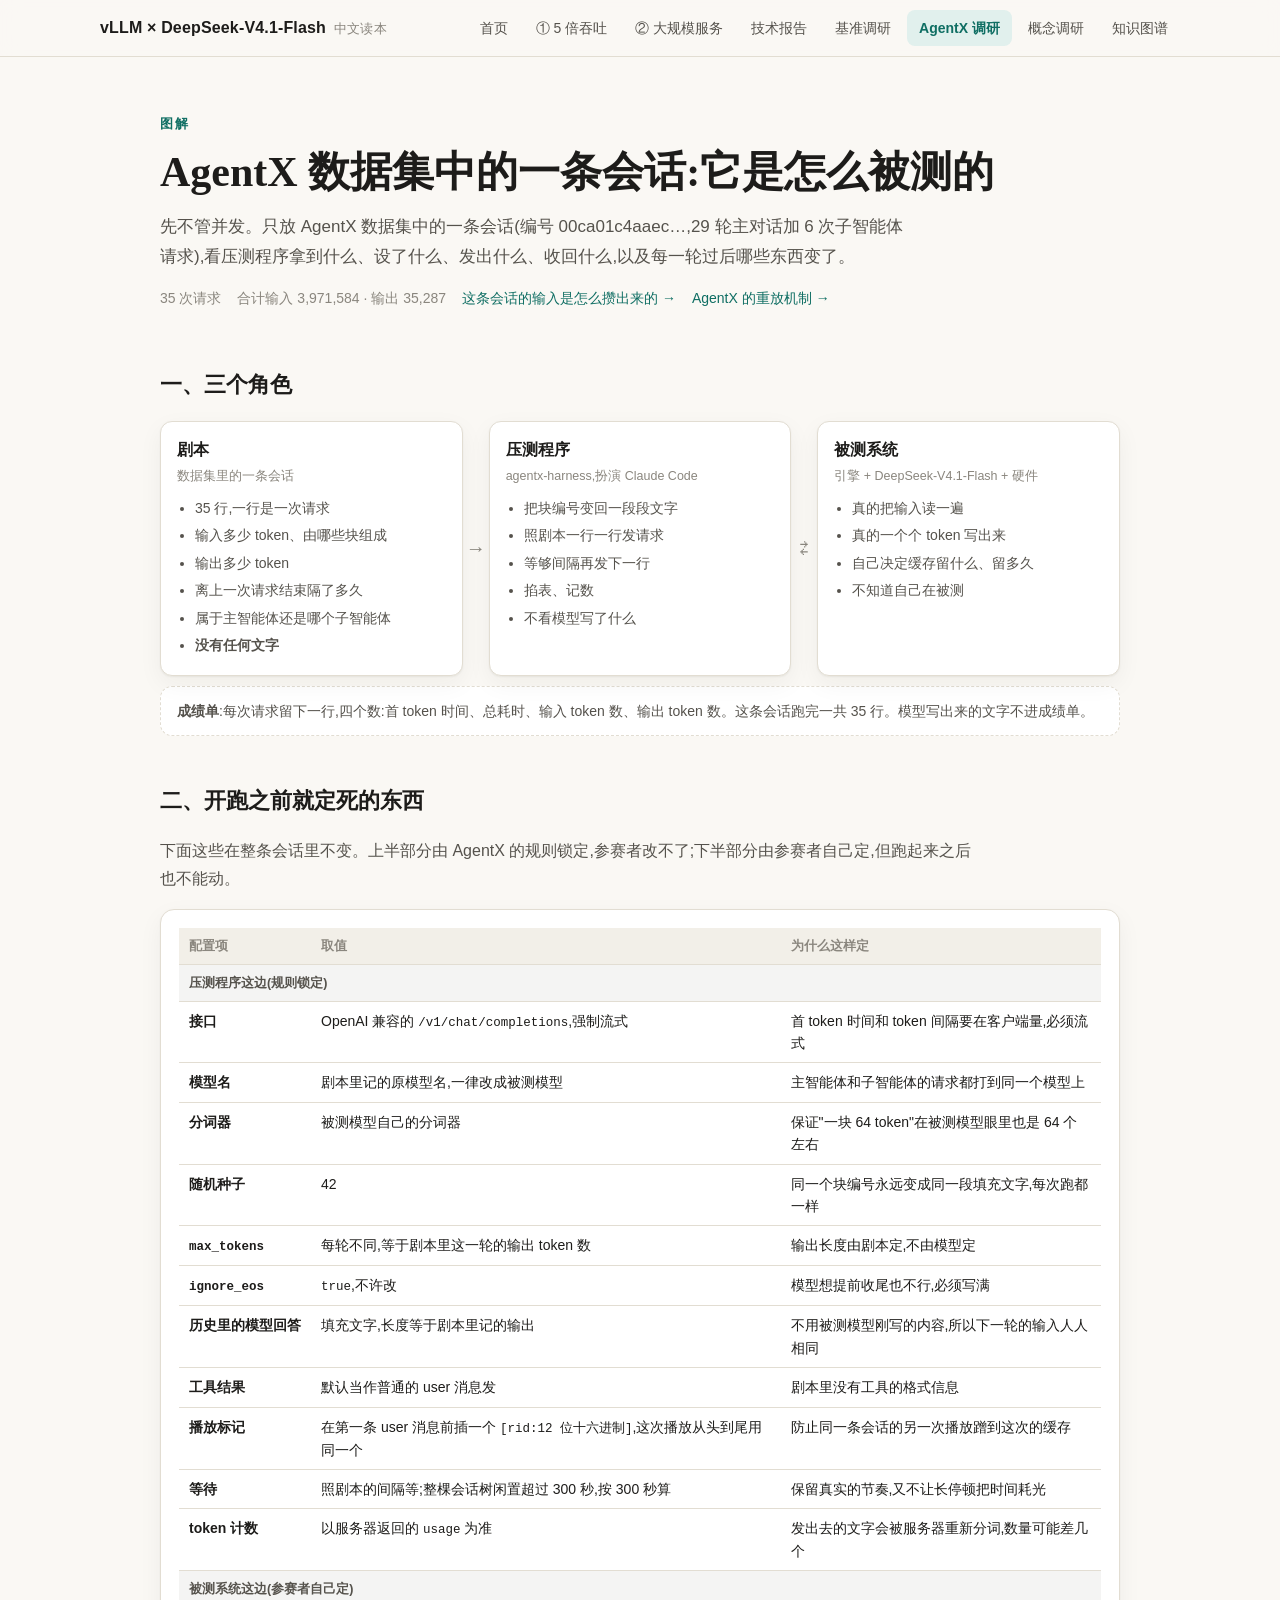
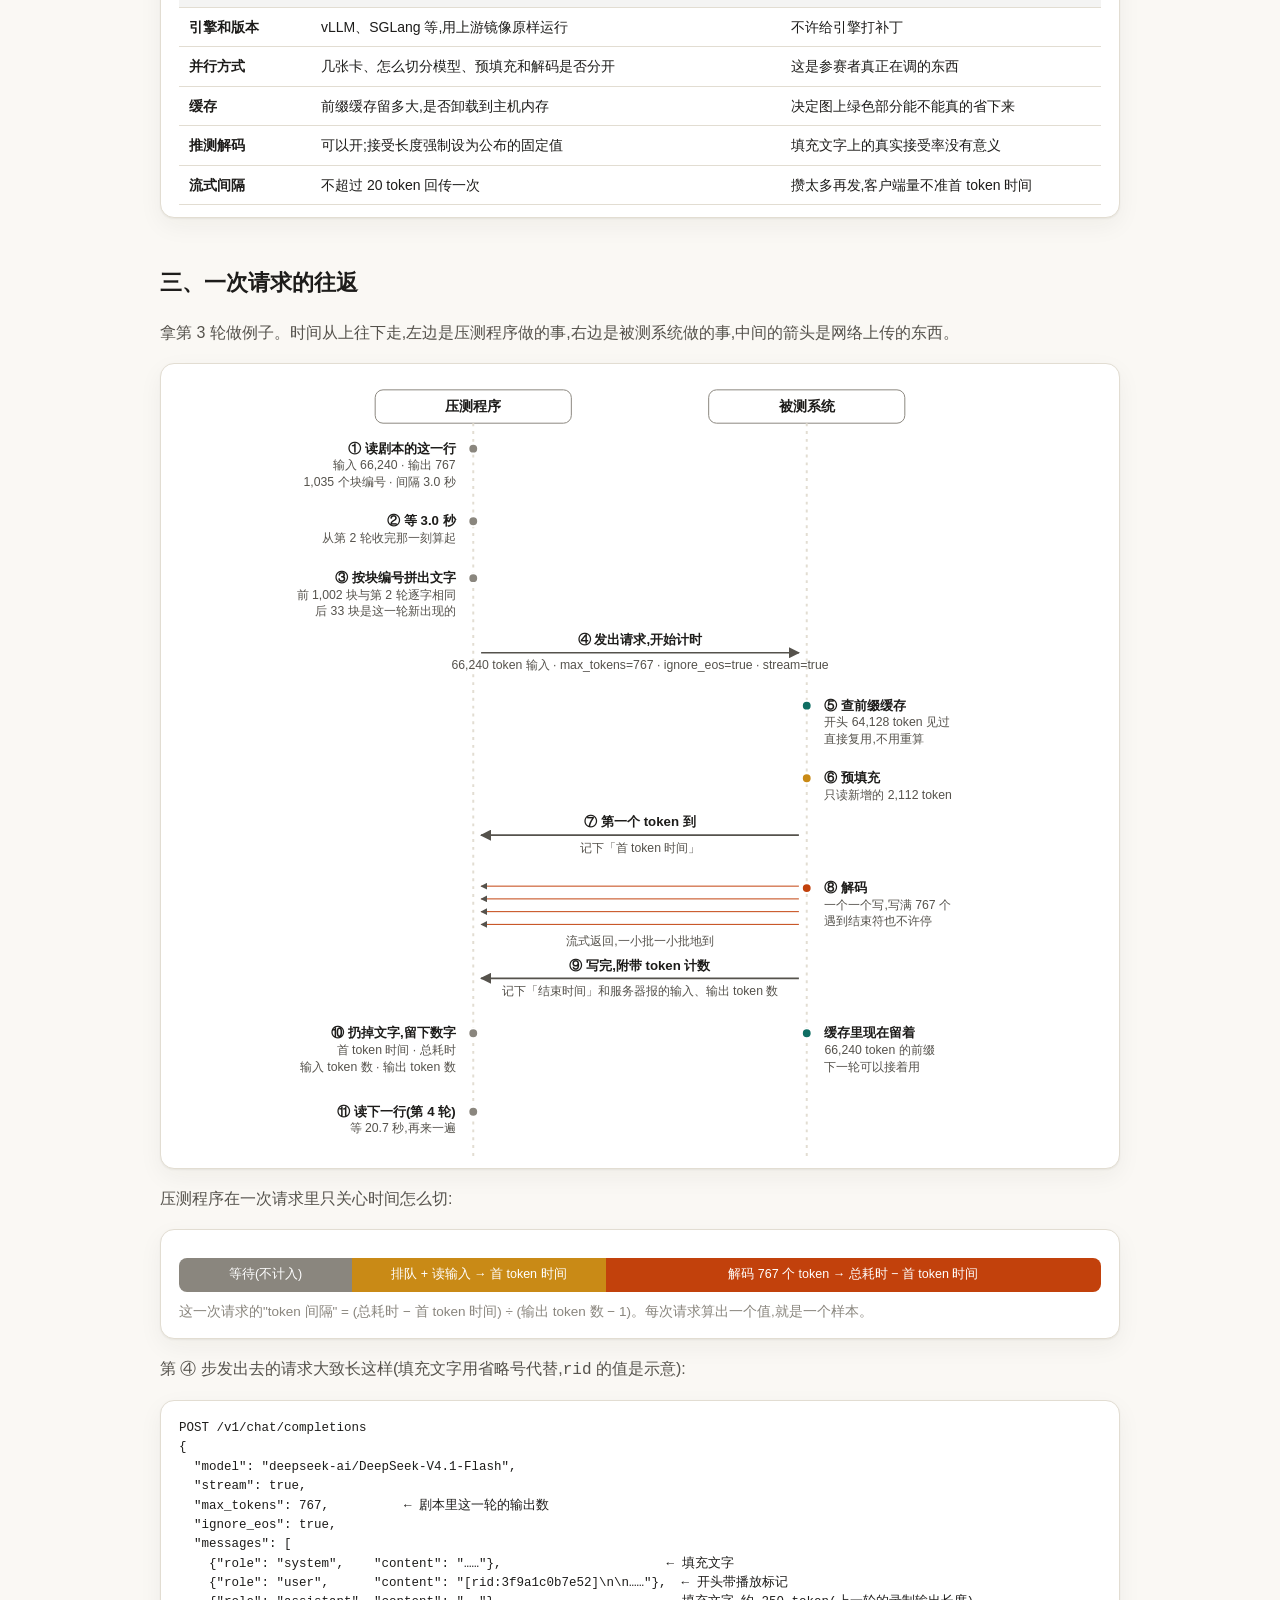
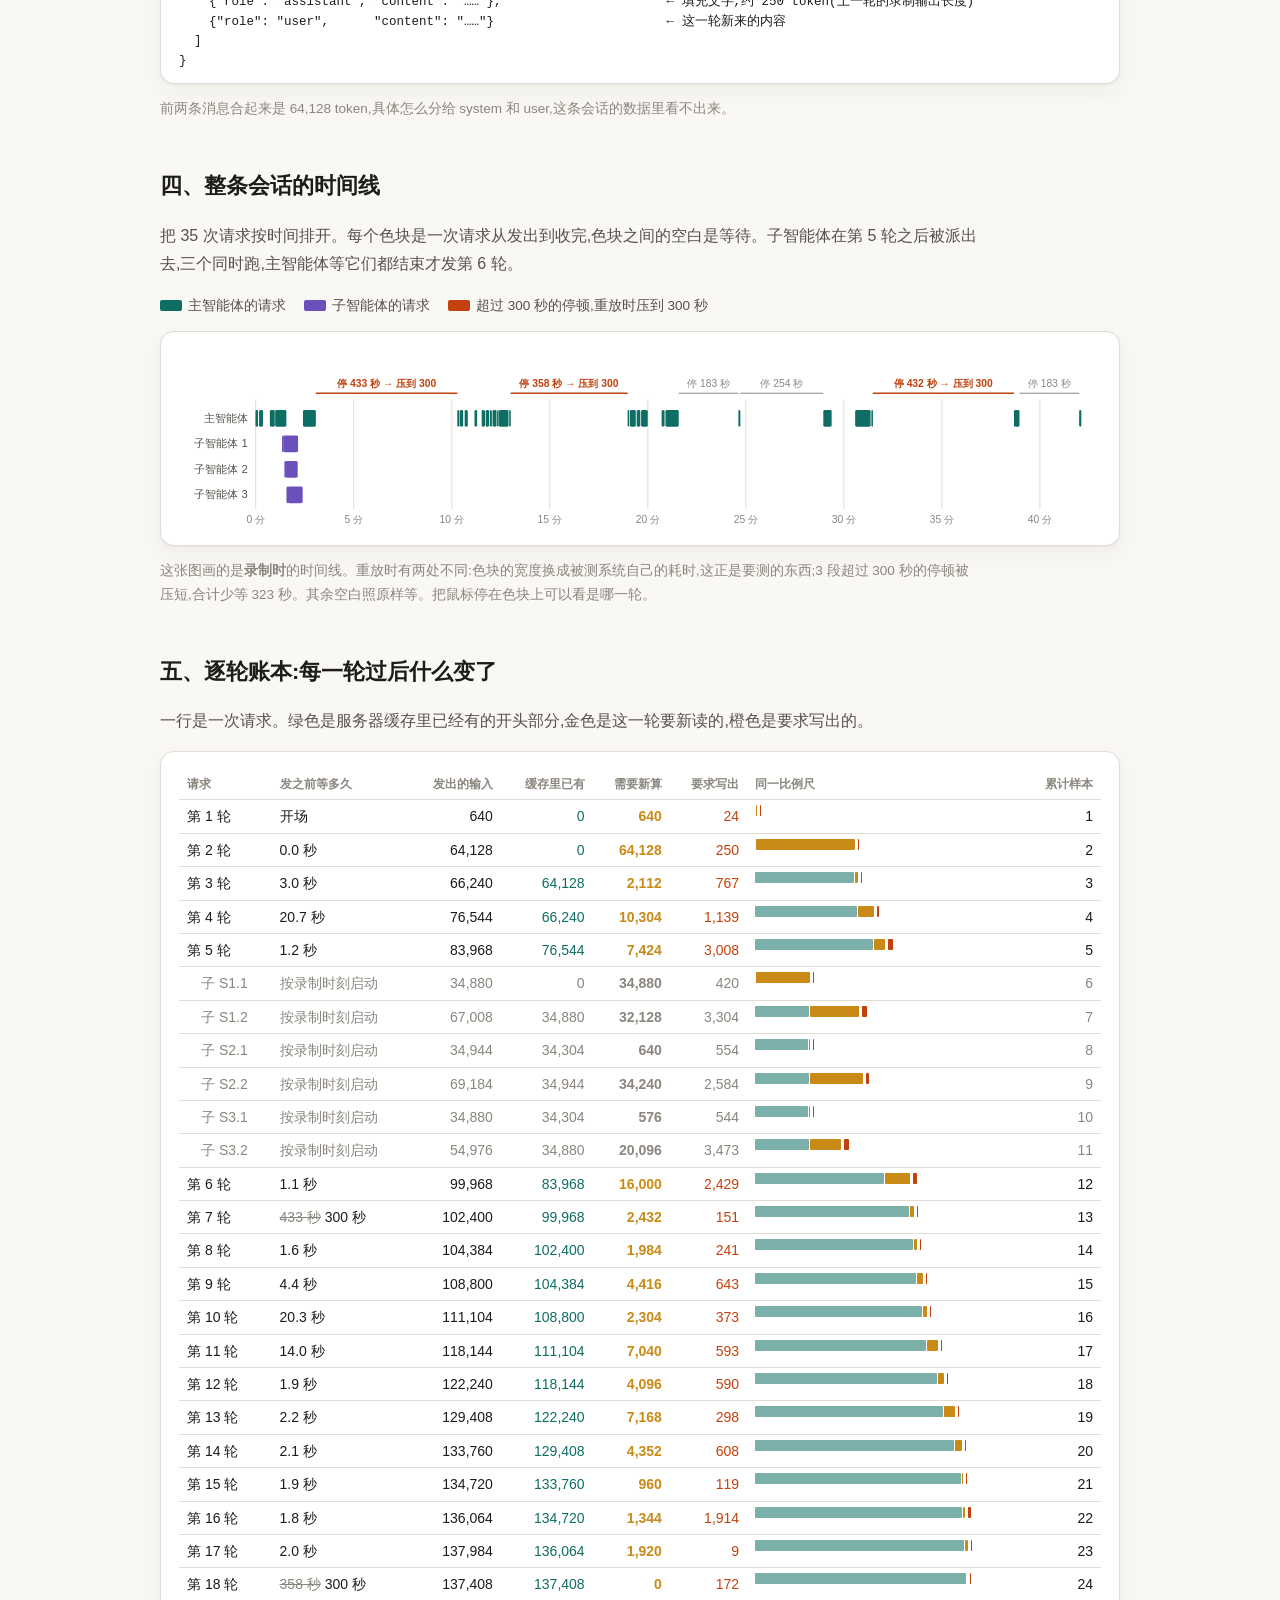
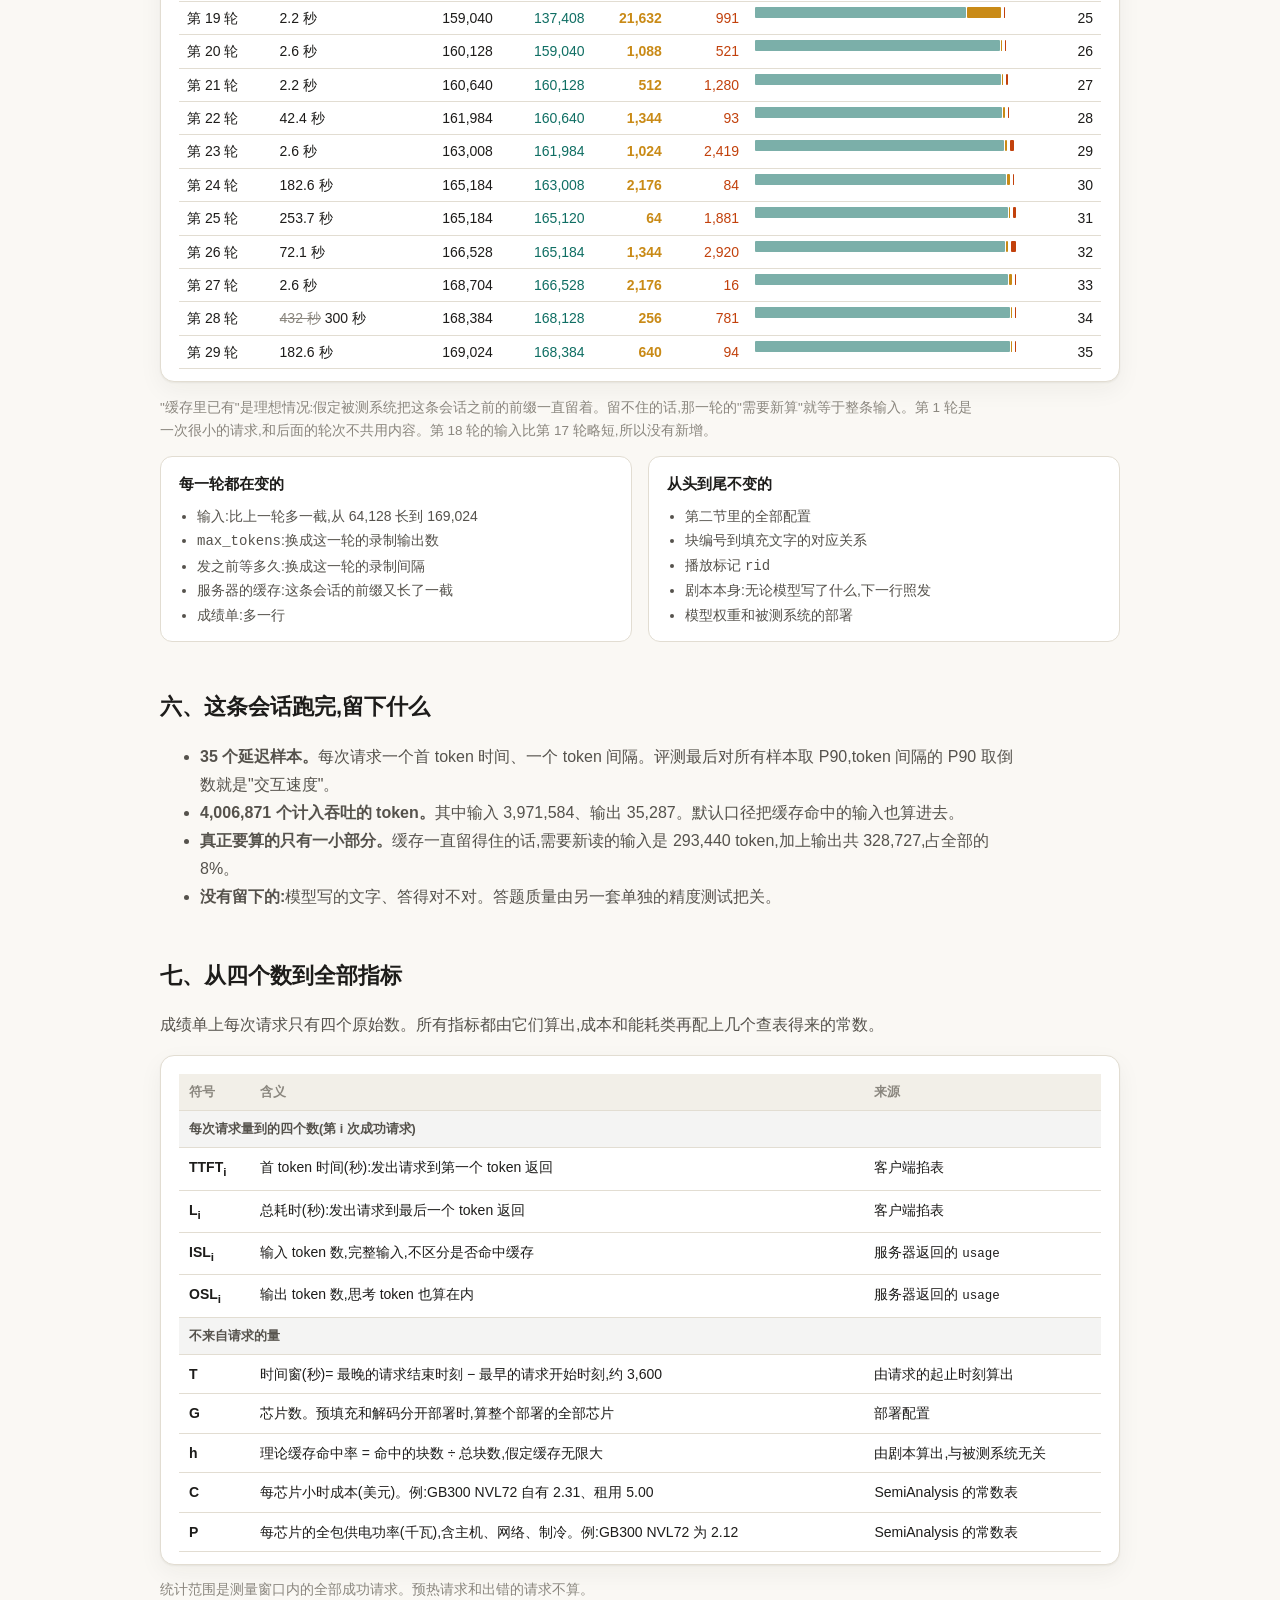
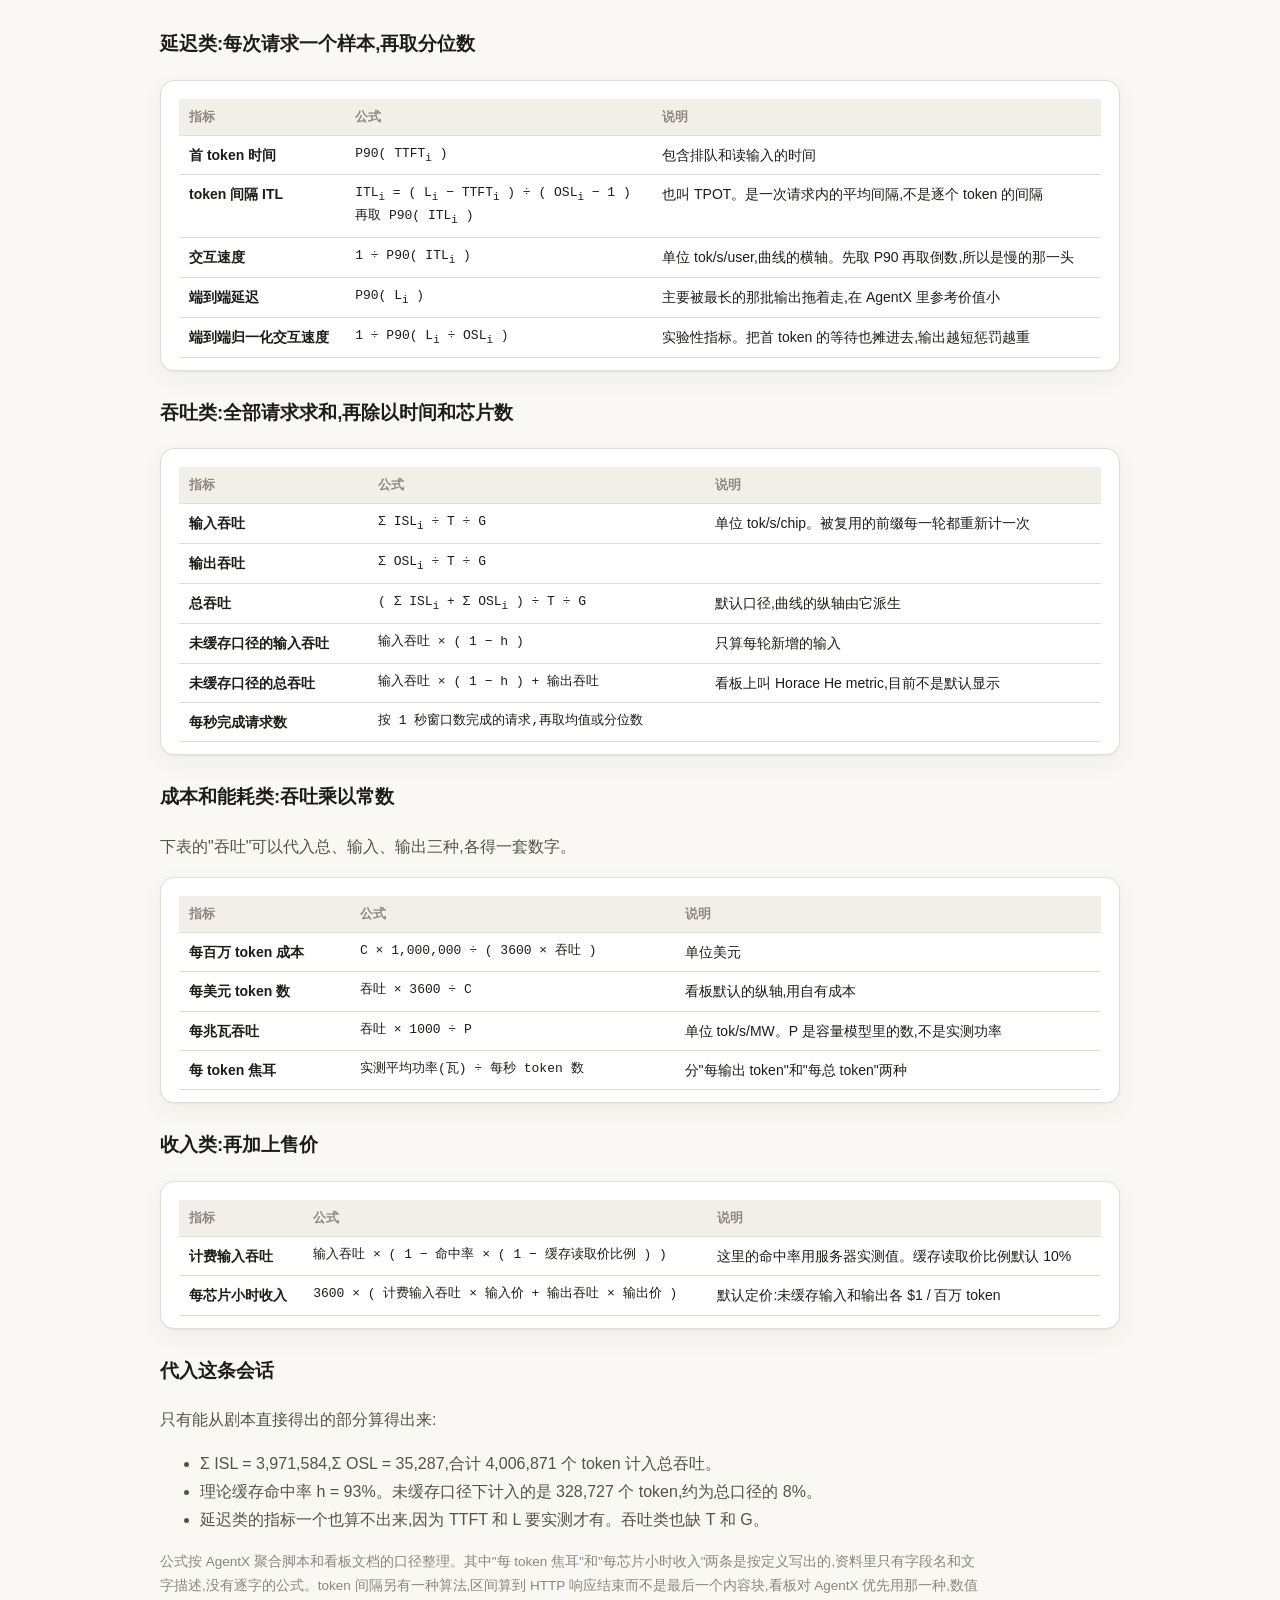
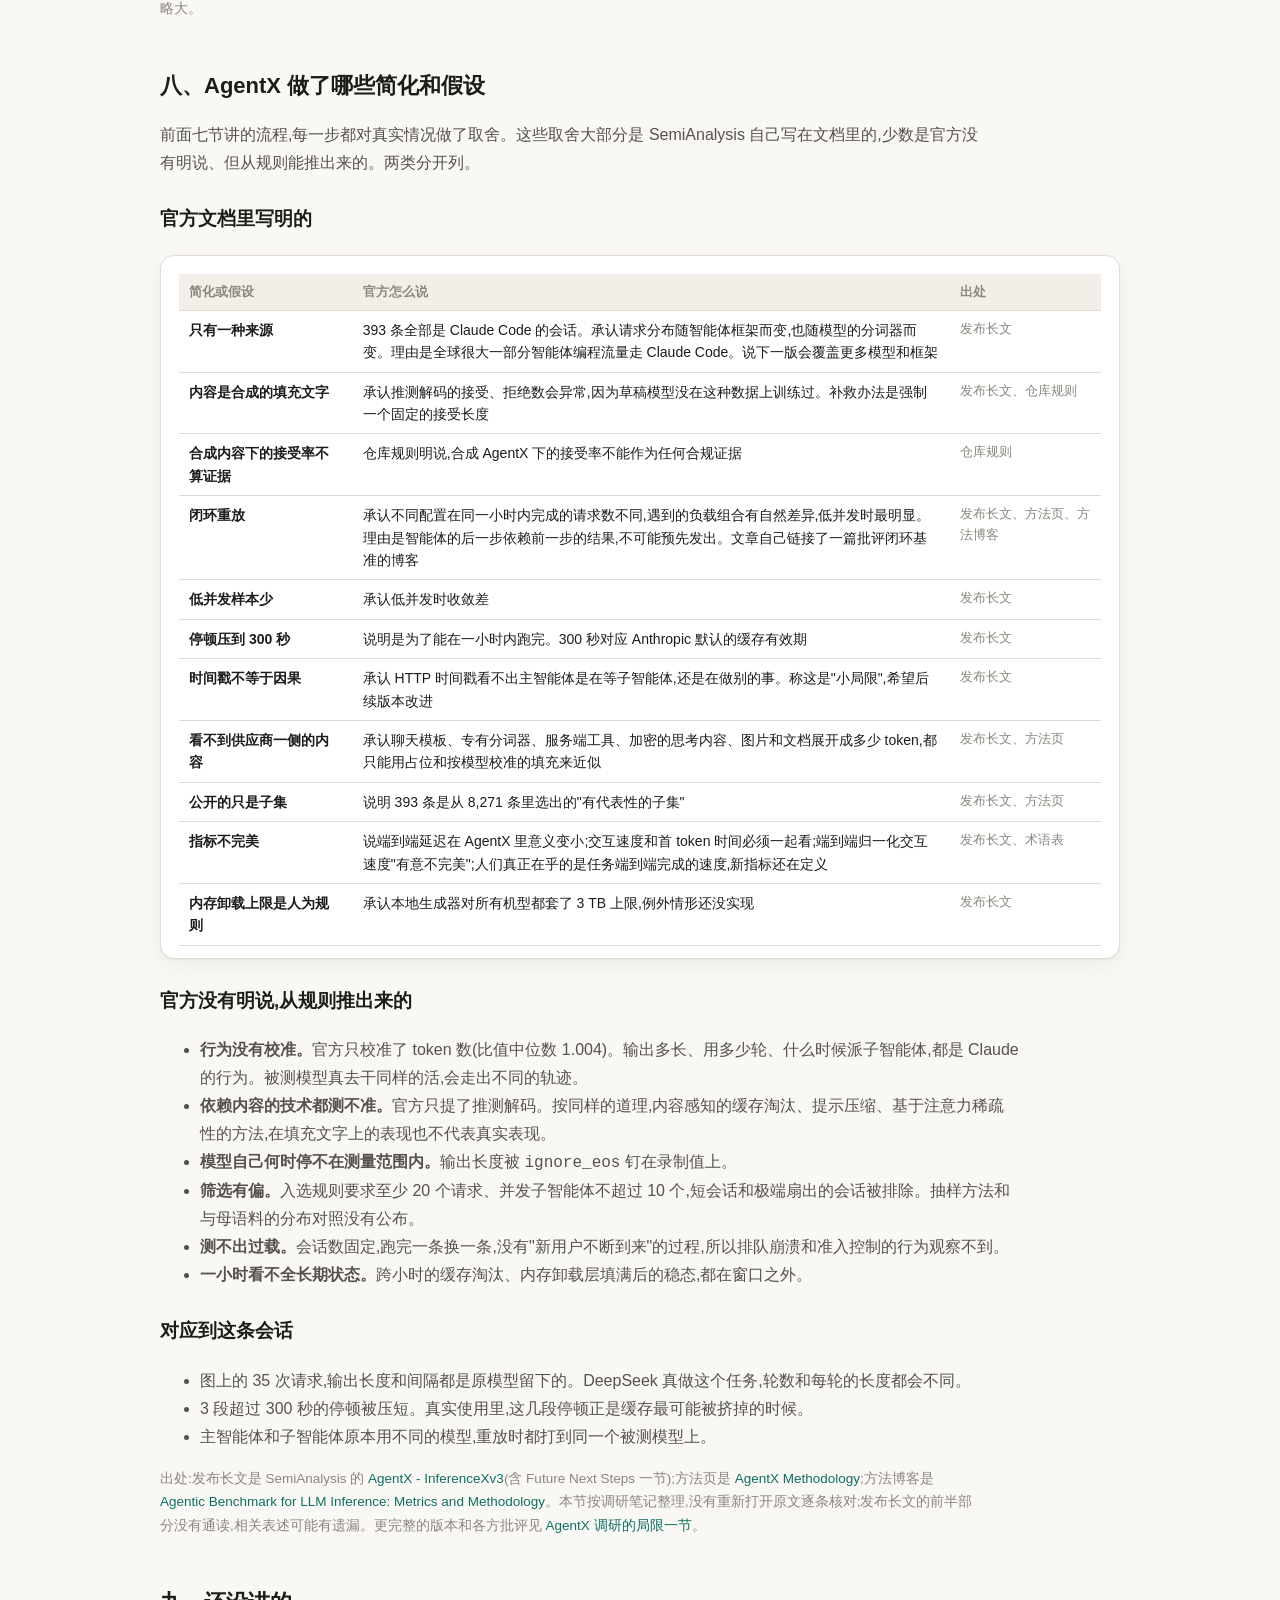
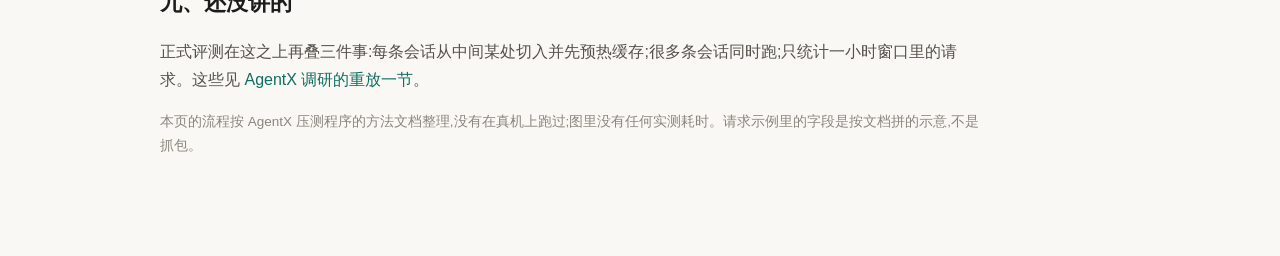
<file: flow.html>
<!doctype html>
<html lang="zh-CN">
<head>
<meta charset="utf-8">
<meta name="viewport" content="width=device-width, initial-scale=1">
<title>AgentX 数据集中的一条会话:它是怎么被测的</title>
<link rel="stylesheet" href="assets/style.css">
</head>
<body>
<header class="nav"><div class="nav-inner"><a class="brand" href="index.html">vLLM × DeepSeek-V4.1-Flash<small>中文读本</small></a><nav class="nav-links"><a href="index.html">首页</a><a href="post-1.html">① 5 倍吞吐</a><a href="post-2.html">② 大规模服务</a><a href="report.html">技术报告</a><a href="benchmarks.html">基准调研</a><a href="agentx.html" class="on">AgentX 调研</a><a href="research.html">概念调研</a><a href="graph.html">知识图谱</a></nav></div></header>
<style>
  :root { --t-pre: #0f6e63; --t-new: #c98a16; --t-out: #c2410c; --t-subr: #6b4fbb; }
  @media (prefers-color-scheme: dark) { :root { --t-pre: #5cc5b6; --t-new: #e8b04a; --t-out: #fb923c; --t-subr: #b09cf0; } }
  .flwrap { max-width: 1000px; margin: 0 auto; padding: 0 20px 90px; }
  .flwrap h2 { font-size: 22px; margin: 46px 0 6px; }
  .flwrap p, .flwrap li { color: var(--ink-2); max-width: 820px; }
  .flwrap .note { font-size: 13.5px; color: var(--ink-3); }
  .flcard { background: var(--surface); border: 1px solid var(--line); border-radius: 14px; padding: 18px 18px 12px; box-shadow: var(--shadow); overflow-x: auto; margin: 14px 0 10px; }
  .cast { display: grid; grid-template-columns: 1fr 26px 1fr 26px 1fr; gap: 0; align-items: stretch; margin: 16px 0 6px; }
  .cast .who { background: var(--surface); border: 1px solid var(--line); border-radius: 12px; padding: 14px 16px; box-shadow: var(--shadow); }
  .cast .who h4 { margin: 0 0 2px; font-size: 16px; }
  .cast .who .role { font-size: 12.5px; color: var(--ink-3); margin-bottom: 8px; }
  .cast .who ul { margin: 0; padding-left: 18px; font-size: 14px; }
  .cast .who li { margin: 3px 0; }
  .cast .ar { display: flex; align-items: center; justify-content: center; color: var(--ink-3); font-size: 20px; }
  .verdict { margin: 10px 0 0; background: var(--surface); border: 1px dashed var(--line); border-radius: 12px; padding: 12px 16px; font-size: 14px; color: var(--ink-2); }
  @media (max-width: 760px) { .cast { grid-template-columns: 1fr; } .cast .ar { transform: rotate(90deg); height: 26px; } }
  table.cfg, table.ledger { width: 100%; border-collapse: collapse; font-size: 14px; }
  table.cfg th, table.cfg td { text-align: left; vertical-align: top; padding: 8px 10px; border-bottom: 1px solid var(--line); }
  table.cfg th { font-size: 12.5px; color: var(--ink-3); font-weight: 600; }
  table.cfg td:first-child { white-space: nowrap; font-weight: 600; }
  table.cfg td code { font-size: 12.5px; }
  table.cfg.wrap td:first-child { white-space: normal; min-width: 150px; } table.cfg.wrap td:last-child { min-width: 120px; color: var(--ink-3); font-size: 13px; }
  table.cfg td.fx { font-family: var(--mono, ui-monospace, Menlo, monospace); font-size: 13px; white-space: nowrap; }
  table.cfg tr.sec td { background: color-mix(in srgb, var(--ink-3) 9%, transparent); font-size: 12.5px; color: var(--ink-2); font-weight: 600; }
  table.ledger { min-width: 860px; font-variant-numeric: tabular-nums; }
  table.ledger th, table.ledger td { padding: 5px 8px; text-align: right; border-bottom: 1px solid var(--line); white-space: nowrap; }
  table.ledger th { font-size: 12px; color: var(--ink-3); font-weight: 600; position: sticky; top: 0; background: var(--surface); }
  table.ledger .l { text-align: left; }
  table.ledger tr.subrow td { color: var(--ink-3); } table.ledger tr.subrow td.l:first-child { padding-left: 22px; }
  table.ledger s { color: var(--ink-3); }
  .cpre { color: var(--t-pre); } .cnew { color: var(--t-new); font-weight: 600; } .cout { color: var(--t-out); }
  .barc { width: 30%; min-width: 220px; }
  .bar { display: flex; height: 11px; gap: 1px; }
  .bar i { display: block; height: 100%; border-radius: 1px; }
  .bar .pre { background: var(--t-pre); opacity: .55; } .bar .new { background: var(--t-new); } .bar .outp { background: var(--t-out); margin-left: 2px; }
  svg.fl { width: 100%; min-width: 780px; height: auto; display: block; font-family: var(--sans); }
  svg.fl .hd { fill: var(--surface); stroke: var(--ink-3); stroke-width: 1; }
  svg.fl .hdt { font-size: 14px; font-weight: 700; fill: var(--ink); }
  svg.fl .life { stroke: var(--line); stroke-width: 2; stroke-dasharray: 3 5; }
  svg.fl .dot { fill: var(--ink-3); stroke: var(--surface); stroke-width: 2; }
  svg.fl .dot.pre { fill: var(--t-pre); } svg.fl .dot.new { fill: var(--t-new); } svg.fl .dot.outp { fill: var(--t-out); }
  svg.fl .nt, svg.fl .mt { font-size: 12.5px; fill: var(--ink-2); }
  svg.fl .b { font-weight: 700; fill: var(--ink); font-size: 13.5px; }
  svg.fl .arr { stroke: var(--ink-2); stroke-width: 1.6; } svg.fl .arr.thin { stroke: var(--t-out); stroke-width: 1; }
  svg.fl .ahp { fill: var(--ink-2); }
  svg.fl .grid { stroke: var(--line); stroke-width: 1; }
  svg.fl .tick { font-size: 10.5px; fill: var(--ink-3); }
  svg.fl .rlab { font-size: 11.5px; fill: var(--ink-2); }
  svg.fl .rq.main { fill: var(--t-pre); } svg.fl .rq.sub { fill: var(--t-subr); }
  svg.fl .gapl { stroke: var(--ink-3); stroke-width: 1; } svg.fl .gapl.over { stroke: var(--t-out); stroke-width: 1.6; }
  svg.fl .gapt { font-size: 10.5px; fill: var(--ink-3); } svg.fl .gapt.over { fill: var(--t-out); font-weight: 600; }
  .split { display: flex; height: 34px; border-radius: 8px; overflow: hidden; font-size: 12.5px; margin: 10px 0 4px; min-width: 620px; }
  .split div { display: flex; align-items: center; justify-content: center; color: #fff; padding: 0 6px; white-space: nowrap; }
  .split .w { background: var(--ink-3); flex: 2; } .split .q { background: var(--t-new); flex: 3; } .split .d { background: var(--t-out); flex: 6; }
  .two { display: grid; grid-template-columns: 1fr 1fr; gap: 16px; margin-top: 12px; }
  .two > div { background: var(--surface); border: 1px solid var(--line); border-radius: 12px; padding: 14px 18px; }
  .two h4 { margin: 0 0 6px; font-size: 15px; } .two ul { margin: 0; padding-left: 18px; font-size: 14px; }
  @media (max-width: 760px) { .two { grid-template-columns: 1fr; } }
  .lg { display: flex; flex-wrap: wrap; gap: 6px 18px; font-size: 13.5px; color: var(--ink-2); margin: 4px 0 0; }
  .lg span { display: inline-flex; align-items: center; gap: 6px; }
  .lg i { width: 22px; height: 11px; border-radius: 2px; display: inline-block; }
</style>
<main class="flwrap">
<div class="hero" style="padding-bottom:10px">
  <div class="eyebrow">图解</div>
  <h1>AgentX 数据集中的一条会话:它是怎么被测的</h1>
  <p class="lead">先不管并发。只放 AgentX 数据集中的一条会话(编号 00ca01c4aaec…,29 轮主对话加 6 次子智能体请求),看压测程序拿到什么、设了什么、发出什么、收回什么,以及每一轮过后哪些东西变了。</p>
  <div class="meta"><span>35 次请求</span><span>合计输入 3,971,584 · 输出 35,287</span><a href="trace.html">这条会话的输入是怎么攒出来的 →</a><a href="agentx.html#replay">AgentX 的重放机制 →</a></div>
</div>

<h2>一、三个角色</h2>
<div class="cast">
  <div class="who"><h4>剧本</h4><div class="role">数据集里的一条会话</div><ul>
    <li>35 行,一行是一次请求</li><li>输入多少 token、由哪些块组成</li><li>输出多少 token</li><li>离上一次请求结束隔了多久</li><li>属于主智能体还是哪个子智能体</li><li><b>没有任何文字</b></li></ul></div>
  <div class="ar">→</div>
  <div class="who"><h4>压测程序</h4><div class="role">agentx-harness,扮演 Claude Code</div><ul>
    <li>把块编号变回一段段文字</li><li>照剧本一行一行发请求</li><li>等够间隔再发下一行</li><li>掐表、记数</li><li>不看模型写了什么</li></ul></div>
  <div class="ar">⇄</div>
  <div class="who"><h4>被测系统</h4><div class="role">引擎 + DeepSeek-V4.1-Flash + 硬件</div><ul>
    <li>真的把输入读一遍</li><li>真的一个个 token 写出来</li><li>自己决定缓存留什么、留多久</li><li>不知道自己在被测</li></ul></div>
</div>
<div class="verdict"><b>成绩单</b>:每次请求留下一行,四个数:首 token 时间、总耗时、输入 token 数、输出 token 数。这条会话跑完一共 35 行。模型写出来的文字不进成绩单。</div>

<h2>二、开跑之前就定死的东西</h2>
<p>下面这些在整条会话里不变。上半部分由 AgentX 的规则锁定,参赛者改不了;下半部分由参赛者自己定,但跑起来之后也不能动。</p>
<div class="flcard"><table class="cfg">
<thead><tr><th>配置项</th><th>取值</th><th>为什么这样定</th></tr></thead><tbody>
<tr class="sec"><td colspan="3">压测程序这边(规则锁定)</td></tr>
<tr><td>接口</td><td>OpenAI 兼容的 <code>/v1/chat/completions</code>,强制流式</td><td>首 token 时间和 token 间隔要在客户端量,必须流式</td></tr>
<tr><td>模型名</td><td>剧本里记的原模型名,一律改成被测模型</td><td>主智能体和子智能体的请求都打到同一个模型上</td></tr>
<tr><td>分词器</td><td>被测模型自己的分词器</td><td>保证"一块 64 token"在被测模型眼里也是 64 个左右</td></tr>
<tr><td>随机种子</td><td>42</td><td>同一个块编号永远变成同一段填充文字,每次跑都一样</td></tr>
<tr><td><code>max_tokens</code></td><td>每轮不同,等于剧本里这一轮的输出 token 数</td><td>输出长度由剧本定,不由模型定</td></tr>
<tr><td><code>ignore_eos</code></td><td><code>true</code>,不许改</td><td>模型想提前收尾也不行,必须写满</td></tr>
<tr><td>历史里的模型回答</td><td>填充文字,长度等于剧本里记的输出</td><td>不用被测模型刚写的内容,所以下一轮的输入人人相同</td></tr>
<tr><td>工具结果</td><td>默认当作普通的 user 消息发</td><td>剧本里没有工具的格式信息</td></tr>
<tr><td>播放标记</td><td>在第一条 user 消息前插一个 <code>[rid:12 位十六进制]</code>,这次播放从头到尾用同一个</td><td>防止同一条会话的另一次播放蹭到这次的缓存</td></tr>
<tr><td>等待</td><td>照剧本的间隔等;整棵会话树闲置超过 300 秒,按 300 秒算</td><td>保留真实的节奏,又不让长停顿把时间耗光</td></tr>
<tr><td>token 计数</td><td>以服务器返回的 <code>usage</code> 为准</td><td>发出去的文字会被服务器重新分词,数量可能差几个</td></tr>
<tr class="sec"><td colspan="3">被测系统这边(参赛者自己定)</td></tr>
<tr><td>引擎和版本</td><td>vLLM、SGLang 等,用上游镜像原样运行</td><td>不许给引擎打补丁</td></tr>
<tr><td>并行方式</td><td>几张卡、怎么切分模型、预填充和解码是否分开</td><td>这是参赛者真正在调的东西</td></tr>
<tr><td>缓存</td><td>前缀缓存留多大,是否卸载到主机内存</td><td>决定图上绿色部分能不能真的省下来</td></tr>
<tr><td>推测解码</td><td>可以开;接受长度强制设为公布的固定值</td><td>填充文字上的真实接受率没有意义</td></tr>
<tr><td>流式间隔</td><td>不超过 20 token 回传一次</td><td>攒太多再发,客户端量不准首 token 时间</td></tr>
</tbody></table></div>

<h2>三、一次请求的往返</h2>
<p>拿第 3 轮做例子。时间从上往下走,左边是压测程序做的事,右边是被测系统做的事,中间的箭头是网络上传的东西。</p>
<div class="flcard"><svg class="fl" viewBox="0 0 940 790" role="img" aria-label="一次请求的往返过程"><defs><marker id="ah" viewBox="0 0 10 10" refX="9" refY="5" markerWidth="7" markerHeight="7" orient="auto-start-reverse"><path class="ahp" d="M0,0 L10,5 L0,10 z"/></marker></defs><rect class="hd" x="200" y="8" width="200" height="34" rx="8"/><text class="hdt" x="300" y="30" text-anchor="middle">压测程序</text><rect class="hd" x="540" y="8" width="200" height="34" rx="8"/><text class="hdt" x="640" y="30" text-anchor="middle">被测系统</text><line class="life" x1="300" y1="42" x2="300" y2="790"/><line class="life" x1="640" y1="42" x2="640" y2="790"/><circle class="dot " cx="300" cy="68" r="5"/><text class="nt b" x="282" y="72" text-anchor="end">① 读剧本的这一行</text><text class="nt" x="282" y="89" text-anchor="end">输入 66,240 · 输出 767</text><text class="nt" x="282" y="106" text-anchor="end">1,035 个块编号 · 间隔 3.0 秒</text><circle class="dot " cx="300" cy="142" r="5"/><text class="nt b" x="282" y="146" text-anchor="end">② 等 3.0 秒</text><text class="nt" x="282" y="163" text-anchor="end">从第 2 轮收完那一刻算起</text><circle class="dot " cx="300" cy="200" r="5"/><text class="nt b" x="282" y="204" text-anchor="end">③ 按块编号拼出文字</text><text class="nt" x="282" y="221" text-anchor="end">前 1,002 块与第 2 轮逐字相同</text><text class="nt" x="282" y="238" text-anchor="end">后 33 块是这一轮新出现的</text><line class="arr " x1="308" y1="276" x2="632" y2="276" marker-end="url(#ah)"/><text class="mt b" x="470.0" y="267" text-anchor="middle">④ 发出请求,开始计时</text><text class="mt" x="470.0" y="293" text-anchor="middle">66,240 token 输入 · max_tokens=767 · ignore_eos=true · stream=true</text><circle class="dot pre" cx="640" cy="330" r="5"/><text class="nt b" x="658" y="334" text-anchor="start">⑤ 查前缀缓存</text><text class="nt" x="658" y="351" text-anchor="start">开头 64,128 token 见过</text><text class="nt" x="658" y="368" text-anchor="start">直接复用,不用重算</text><circle class="dot new" cx="640" cy="404" r="5"/><text class="nt b" x="658" y="408" text-anchor="start">⑥ 预填充</text><text class="nt" x="658" y="425" text-anchor="start">只读新增的 2,112 token</text><line class="arr " x1="632" y1="462" x2="308" y2="462" marker-end="url(#ah)"/><text class="mt b" x="470.0" y="453" text-anchor="middle">⑦ 第一个 token 到</text><text class="mt" x="470.0" y="479" text-anchor="middle">记下「首 token 时间」</text><circle class="dot outp" cx="640" cy="516" r="5"/><text class="nt b" x="658" y="520" text-anchor="start">⑧ 解码</text><text class="nt" x="658" y="537" text-anchor="start">一个一个写,写满 767 个</text><text class="nt" x="658" y="554" text-anchor="start">遇到结束符也不许停</text><line class="arr thin" x1="632" y1="514" x2="308" y2="514" marker-end="url(#ah)"/><line class="arr thin" x1="632" y1="527" x2="308" y2="527" marker-end="url(#ah)"/><line class="arr thin" x1="632" y1="540" x2="308" y2="540" marker-end="url(#ah)"/><line class="arr thin" x1="632" y1="553" x2="308" y2="553" marker-end="url(#ah)"/><text class="mt" x="470.0" y="574" text-anchor="middle">流式返回,一小批一小批地到</text><line class="arr " x1="632" y1="608" x2="308" y2="608" marker-end="url(#ah)"/><text class="mt b" x="470.0" y="599" text-anchor="middle">⑨ 写完,附带 token 计数</text><text class="mt" x="470.0" y="625" text-anchor="middle">记下「结束时间」和服务器报的输入、输出 token 数</text><circle class="dot " cx="300" cy="664" r="5"/><text class="nt b" x="282" y="668" text-anchor="end">⑩ 扔掉文字,留下数字</text><text class="nt" x="282" y="685" text-anchor="end">首 token 时间 · 总耗时</text><text class="nt" x="282" y="702" text-anchor="end">输入 token 数 · 输出 token 数</text><circle class="dot pre" cx="640" cy="664" r="5"/><text class="nt b" x="658" y="668" text-anchor="start">缓存里现在留着</text><text class="nt" x="658" y="685" text-anchor="start">66,240 token 的前缀</text><text class="nt" x="658" y="702" text-anchor="start">下一轮可以接着用</text><circle class="dot " cx="300" cy="744" r="5"/><text class="nt b" x="282" y="748" text-anchor="end">⑪ 读下一行(第 4 轮)</text><text class="nt" x="282" y="765" text-anchor="end">等 20.7 秒,再来一遍</text></svg></div>
<p>压测程序在一次请求里只关心时间怎么切:</p>
<div class="flcard"><div class="split"><div class="w">等待(不计入)</div><div class="q">排队 + 读输入 → 首 token 时间</div><div class="d">解码 767 个 token → 总耗时 − 首 token 时间</div></div>
<p class="note" style="margin:8px 0 2px">这一次请求的"token 间隔" = (总耗时 − 首 token 时间) ÷ (输出 token 数 − 1)。每次请求算出一个值,就是一个样本。</p></div>
<p>第 ④ 步发出去的请求大致长这样(填充文字用省略号代替,<code>rid</code> 的值是示意):</p>
<div class="flcard"><pre style="margin:0;font-size:12.5px;line-height:1.55;white-space:pre-wrap">POST /v1/chat/completions
{
  "model": "deepseek-ai/DeepSeek-V4.1-Flash",
  "stream": true,
  "max_tokens": 767,          ← 剧本里这一轮的输出数
  "ignore_eos": true,
  "messages": [
    {"role": "system",    "content": "……"},                      ← 填充文字
    {"role": "user",      "content": "[rid:3f9a1c0b7e52]\n\n……"},  ← 开头带播放标记
    {"role": "assistant", "content": "……"},                      ← 填充文字,约 250 token(上一轮的录制输出长度)
    {"role": "user",      "content": "……"}                       ← 这一轮新来的内容
  ]
}</pre></div>
<p class="note">前两条消息合起来是 64,128 token,具体怎么分给 system 和 user,这条会话的数据里看不出来。</p>

<h2>四、整条会话的时间线</h2>
<p>把 35 次请求按时间排开。每个色块是一次请求从发出到收完,色块之间的空白是等待。子智能体在第 5 轮之后被派出去,三个同时跑,主智能体等它们都结束才发第 6 轮。</p>
<div class="lg"><span><i style="background:var(--t-pre)"></i>主智能体的请求</span><span><i style="background:var(--t-subr)"></i>子智能体的请求</span><span><i style="background:var(--t-out)"></i>超过 300 秒的停顿,重放时压到 300 秒</span></div>
<div class="flcard"><svg class="fl" viewBox="0 0 938 186" role="img" aria-label="整条会话的时间线"><line class="grid" x1="78.0" y1="50" x2="78.0" y2="162"/><text class="tick" x="78.0" y="176" text-anchor="middle">0 分</text><line class="grid" x1="177.7" y1="50" x2="177.7" y2="162"/><text class="tick" x="177.7" y="176" text-anchor="middle">5 分</text><line class="grid" x1="277.5" y1="50" x2="277.5" y2="162"/><text class="tick" x="277.5" y="176" text-anchor="middle">10 分</text><line class="grid" x1="377.2" y1="50" x2="377.2" y2="162"/><text class="tick" x="377.2" y="176" text-anchor="middle">15 分</text><line class="grid" x1="477.0" y1="50" x2="477.0" y2="162"/><text class="tick" x="477.0" y="176" text-anchor="middle">20 分</text><line class="grid" x1="576.7" y1="50" x2="576.7" y2="162"/><text class="tick" x="576.7" y="176" text-anchor="middle">25 分</text><line class="grid" x1="676.4" y1="50" x2="676.4" y2="162"/><text class="tick" x="676.4" y="176" text-anchor="middle">30 分</text><line class="grid" x1="776.2" y1="50" x2="776.2" y2="162"/><text class="tick" x="776.2" y="176" text-anchor="middle">35 分</text><line class="grid" x1="875.9" y1="50" x2="875.9" y2="162"/><text class="tick" x="875.9" y="176" text-anchor="middle">40 分</text><text class="rlab" x="70" y="73" text-anchor="end">主智能体</text><text class="rlab" x="70" y="99" text-anchor="end">子智能体 1</text><text class="rlab" x="70" y="125" text-anchor="end">子智能体 2</text><text class="rlab" x="70" y="151" text-anchor="end">子智能体 3</text><rect class="rq main" x="78.0" y="61" width="1.8" height="17" rx="1.5"><title>第 1 轮:输入 640、输出 24;录制时耗时 5.4 秒</title></rect><rect class="rq main" x="78.0" y="61" width="2.3" height="17" rx="1.5"><title>第 2 轮:输入 64,128、输出 250;录制时耗时 7.0 秒</title></rect><rect class="rq main" x="81.4" y="61" width="4.1" height="17" rx="1.5"><title>第 3 轮:输入 66,240、输出 767;录制时耗时 12.5 秒</title></rect><rect class="rq main" x="92.4" y="61" width="5.0" height="17" rx="1.5"><title>第 4 轮:输入 76,544、输出 1,139;录制时耗时 15.1 秒</title></rect><rect class="rq main" x="97.8" y="61" width="11.4" height="17" rx="1.5"><title>第 5 轮:输入 83,968、输出 3,008;录制时耗时 34.4 秒</title></rect><rect class="rq sub" x="104.8" y="87" width="1.6" height="17" rx="1.5"><title>子 S1.1:输入 34,880、输出 420;录制时耗时 2.8 秒</title></rect><rect class="rq sub" x="106.1" y="87" width="15.0" height="17" rx="1.5"><title>子 S1.2:输入 67,008、输出 3,304;录制时耗时 45.1 秒</title></rect><rect class="rq sub" x="107.2" y="113" width="1.6" height="17" rx="1.5"><title>子 S2.1:输入 34,944、输出 554;录制时耗时 3.1 秒</title></rect><rect class="rq sub" x="108.5" y="113" width="12.2" height="17" rx="1.5"><title>子 S2.2:输入 69,184、输出 2,584;录制时耗时 36.7 秒</title></rect><rect class="rq sub" x="109.3" y="139" width="1.6" height="17" rx="1.5"><title>子 S3.1:输入 34,880、输出 544;录制时耗时 3.0 秒</title></rect><rect class="rq sub" x="110.6" y="139" width="15.2" height="17" rx="1.5"><title>子 S3.2:输入 54,976、输出 3,473;录制时耗时 45.7 秒</title></rect><rect class="rq main" x="126.1" y="61" width="13.1" height="17" rx="1.5"><title>第 6 轮:输入 99,968、输出 2,429;录制时耗时 39.4 秒</title></rect><rect class="rq main" x="283.1" y="61" width="2.0" height="17" rx="1.5"><title>第 7 轮:输入 102,400、输出 151;录制时耗时 5.9 秒</title></rect><line class="gapl over" x1="139.2" y1="44" x2="283.1" y2="44"/><text class="gapt over" x="211.2" y="38" text-anchor="middle">停 433 秒 → 压到 300</text><rect class="rq main" x="285.6" y="61" width="3.5" height="17" rx="1.5"><title>第 8 轮:输入 104,384、输出 241;录制时耗时 10.5 秒</title></rect><rect class="rq main" x="290.6" y="61" width="3.2" height="17" rx="1.5"><title>第 9 轮:输入 108,800、输出 643;录制时耗时 9.7 秒</title></rect><rect class="rq main" x="300.6" y="61" width="2.7" height="17" rx="1.5"><title>第 10 轮:输入 111,104、输出 373;录制时耗时 8.1 秒</title></rect><rect class="rq main" x="307.9" y="61" width="3.4" height="17" rx="1.5"><title>第 11 轮:输入 118,144、输出 593;录制时耗时 10.4 秒</title></rect><rect class="rq main" x="312.0" y="61" width="3.5" height="17" rx="1.5"><title>第 12 轮:输入 122,240、输出 590;录制时耗时 10.5 秒</title></rect><rect class="rq main" x="316.3" y="61" width="2.0" height="17" rx="1.5"><title>第 13 轮:输入 129,408、输出 298;录制时耗时 6.1 秒</title></rect><rect class="rq main" x="319.0" y="61" width="4.0" height="17" rx="1.5"><title>第 14 轮:输入 133,760、输出 608;录制时耗时 12.0 秒</title></rect><rect class="rq main" x="323.6" y="61" width="1.6" height="17" rx="1.5"><title>第 15 轮:输入 134,720、输出 119;录制时耗时 4.0 秒</title></rect><rect class="rq main" x="325.5" y="61" width="9.7" height="17" rx="1.5"><title>第 16 轮:输入 136,064、输出 1,914;录制时耗时 29.3 秒</title></rect><rect class="rq main" x="335.9" y="61" width="1.6" height="17" rx="1.5"><title>第 17 轮:输入 137,984、输出 9;录制时耗时 4.0 秒</title></rect><rect class="rq main" x="456.4" y="61" width="1.6" height="17" rx="1.5"><title>第 18 轮:输入 137,408、输出 172;录制时耗时 4.8 秒</title></rect><line class="gapl over" x1="337.3" y1="44" x2="456.4" y2="44"/><text class="gapt over" x="396.8" y="38" text-anchor="middle">停 358 秒 → 压到 300</text><rect class="rq main" x="458.7" y="61" width="6.0" height="17" rx="1.5"><title>第 19 轮:输入 159,040、输出 991;录制时耗时 18.1 秒</title></rect><rect class="rq main" x="465.6" y="61" width="3.7" height="17" rx="1.5"><title>第 20 轮:输入 160,128、输出 521;录制时耗时 11.2 秒</title></rect><rect class="rq main" x="470.1" y="61" width="6.8" height="17" rx="1.5"><title>第 21 轮:输入 160,640、输出 1,280;录制时耗时 20.6 秒</title></rect><rect class="rq main" x="491.0" y="61" width="3.0" height="17" rx="1.5"><title>第 22 轮:输入 161,984、输出 93;录制时耗时 9.0 秒</title></rect><rect class="rq main" x="494.9" y="61" width="13.5" height="17" rx="1.5"><title>第 23 轮:输入 163,008、输出 2,419;录制时耗时 40.7 秒</title></rect><rect class="rq main" x="569.1" y="61" width="2.0" height="17" rx="1.5"><title>第 24 轮:输入 165,184、输出 84;录制时耗时 6.1 秒</title></rect><line class="gapl" x1="508.4" y1="44" x2="569.1" y2="44"/><text class="gapt" x="538.8" y="38" text-anchor="middle">停 183 秒</text><rect class="rq main" x="655.5" y="61" width="8.5" height="17" rx="1.5"><title>第 25 轮:输入 165,184、输出 1,881;录制时耗时 25.4 秒</title></rect><line class="gapl" x1="571.1" y1="44" x2="655.5" y2="44"/><text class="gapt" x="613.3" y="38" text-anchor="middle">停 254 秒</text><rect class="rq main" x="687.9" y="61" width="15.7" height="17" rx="1.5"><title>第 26 轮:输入 166,528、输出 2,920;录制时耗时 47.2 秒</title></rect><rect class="rq main" x="704.4" y="61" width="1.6" height="17" rx="1.5"><title>第 27 轮:输入 168,704、输出 16;录制时耗时 4.1 秒</title></rect><rect class="rq main" x="849.5" y="61" width="5.6" height="17" rx="1.5"><title>第 28 轮:输入 168,384、输出 781;录制时耗时 16.9 秒</title></rect><line class="gapl over" x1="705.8" y1="44" x2="849.5" y2="44"/><text class="gapt over" x="777.6" y="38" text-anchor="middle">停 432 秒 → 压到 300</text><rect class="rq main" x="915.8" y="61" width="2.2" height="17" rx="1.5"><title>第 29 轮:输入 169,024、输出 94;录制时耗时 6.6 秒</title></rect><line class="gapl" x1="855.1" y1="44" x2="915.8" y2="44"/><text class="gapt" x="885.4" y="38" text-anchor="middle">停 183 秒</text></svg></div>
<p class="note">这张图画的是<b>录制时</b>的时间线。重放时有两处不同:色块的宽度换成被测系统自己的耗时,这正是要测的东西;3 段超过 300 秒的停顿被压短,合计少等 323 秒。其余空白照原样等。把鼠标停在色块上可以看是哪一轮。</p>

<h2>五、逐轮账本:每一轮过后什么变了</h2>
<p>一行是一次请求。绿色是服务器缓存里已经有的开头部分,金色是这一轮要新读的,橙色是要求写出的。</p>
<div class="flcard"><table class="ledger"><thead><tr><th class="l">请求</th><th class="l">发之前等多久</th><th>发出的输入</th><th>缓存里已有</th><th>需要新算</th><th>要求写出</th><th class="l">同一比例尺</th><th>累计样本</th></tr></thead><tbody><tr class=""><td class="l">第 1 轮</td><td class="l">开场</td><td>640</td><td class="cpre">0</td><td class="cnew">640</td><td class="cout">24</td><td class="barc"><span class="bar"><i class="pre" style="width:0.00%"></i><i class="new" style="width:0.38%"></i><i class="outp" style="width:0.30%"></i></span></td><td>1</td></tr><tr class=""><td class="l">第 2 轮</td><td class="l">0.0 秒</td><td>64,128</td><td class="cpre">0</td><td class="cnew">64,128</td><td class="cout">250</td><td class="barc"><span class="bar"><i class="pre" style="width:0.00%"></i><i class="new" style="width:37.85%"></i><i class="outp" style="width:0.30%"></i></span></td><td>2</td></tr><tr class=""><td class="l">第 3 轮</td><td class="l">3.0 秒</td><td>66,240</td><td class="cpre">64,128</td><td class="cnew">2,112</td><td class="cout">767</td><td class="barc"><span class="bar"><i class="pre" style="width:37.85%"></i><i class="new" style="width:1.25%"></i><i class="outp" style="width:0.45%"></i></span></td><td>3</td></tr><tr class=""><td class="l">第 4 轮</td><td class="l">20.7 秒</td><td>76,544</td><td class="cpre">66,240</td><td class="cnew">10,304</td><td class="cout">1,139</td><td class="barc"><span class="bar"><i class="pre" style="width:39.09%"></i><i class="new" style="width:6.08%"></i><i class="outp" style="width:0.67%"></i></span></td><td>4</td></tr><tr class=""><td class="l">第 5 轮</td><td class="l">1.2 秒</td><td>83,968</td><td class="cpre">76,544</td><td class="cnew">7,424</td><td class="cout">3,008</td><td class="barc"><span class="bar"><i class="pre" style="width:45.17%"></i><i class="new" style="width:4.38%"></i><i class="outp" style="width:1.78%"></i></span></td><td>5</td></tr><tr class="subrow"><td class="l">子 S1.1</td><td class="l">按录制时刻启动</td><td>34,880</td><td class="cpre">0</td><td class="cnew">34,880</td><td class="cout">420</td><td class="barc"><span class="bar"><i class="pre" style="width:0.00%"></i><i class="new" style="width:20.58%"></i><i class="outp" style="width:0.30%"></i></span></td><td>6</td></tr><tr class="subrow"><td class="l">子 S1.2</td><td class="l">按录制时刻启动</td><td>67,008</td><td class="cpre">34,880</td><td class="cnew">32,128</td><td class="cout">3,304</td><td class="barc"><span class="bar"><i class="pre" style="width:20.58%"></i><i class="new" style="width:18.96%"></i><i class="outp" style="width:1.95%"></i></span></td><td>7</td></tr><tr class="subrow"><td class="l">子 S2.1</td><td class="l">按录制时刻启动</td><td>34,944</td><td class="cpre">34,304</td><td class="cnew">640</td><td class="cout">554</td><td class="barc"><span class="bar"><i class="pre" style="width:20.24%"></i><i class="new" style="width:0.38%"></i><i class="outp" style="width:0.33%"></i></span></td><td>8</td></tr><tr class="subrow"><td class="l">子 S2.2</td><td class="l">按录制时刻启动</td><td>69,184</td><td class="cpre">34,944</td><td class="cnew">34,240</td><td class="cout">2,584</td><td class="barc"><span class="bar"><i class="pre" style="width:20.62%"></i><i class="new" style="width:20.21%"></i><i class="outp" style="width:1.52%"></i></span></td><td>9</td></tr><tr class="subrow"><td class="l">子 S3.1</td><td class="l">按录制时刻启动</td><td>34,880</td><td class="cpre">34,304</td><td class="cnew">576</td><td class="cout">544</td><td class="barc"><span class="bar"><i class="pre" style="width:20.24%"></i><i class="new" style="width:0.34%"></i><i class="outp" style="width:0.32%"></i></span></td><td>10</td></tr><tr class="subrow"><td class="l">子 S3.2</td><td class="l">按录制时刻启动</td><td>54,976</td><td class="cpre">34,880</td><td class="cnew">20,096</td><td class="cout">3,473</td><td class="barc"><span class="bar"><i class="pre" style="width:20.58%"></i><i class="new" style="width:11.86%"></i><i class="outp" style="width:2.05%"></i></span></td><td>11</td></tr><tr class=""><td class="l">第 6 轮</td><td class="l">1.1 秒</td><td>99,968</td><td class="cpre">83,968</td><td class="cnew">16,000</td><td class="cout">2,429</td><td class="barc"><span class="bar"><i class="pre" style="width:49.55%"></i><i class="new" style="width:9.44%"></i><i class="outp" style="width:1.43%"></i></span></td><td>12</td></tr><tr class=""><td class="l">第 7 轮</td><td class="l"><s>433 秒</s> 300 秒</td><td>102,400</td><td class="cpre">99,968</td><td class="cnew">2,432</td><td class="cout">151</td><td class="barc"><span class="bar"><i class="pre" style="width:59.00%"></i><i class="new" style="width:1.44%"></i><i class="outp" style="width:0.30%"></i></span></td><td>13</td></tr><tr class=""><td class="l">第 8 轮</td><td class="l">1.6 秒</td><td>104,384</td><td class="cpre">102,400</td><td class="cnew">1,984</td><td class="cout">241</td><td class="barc"><span class="bar"><i class="pre" style="width:60.43%"></i><i class="new" style="width:1.17%"></i><i class="outp" style="width:0.30%"></i></span></td><td>14</td></tr><tr class=""><td class="l">第 9 轮</td><td class="l">4.4 秒</td><td>108,800</td><td class="cpre">104,384</td><td class="cnew">4,416</td><td class="cout">643</td><td class="barc"><span class="bar"><i class="pre" style="width:61.60%"></i><i class="new" style="width:2.61%"></i><i class="outp" style="width:0.38%"></i></span></td><td>15</td></tr><tr class=""><td class="l">第 10 轮</td><td class="l">20.3 秒</td><td>111,104</td><td class="cpre">108,800</td><td class="cnew">2,304</td><td class="cout">373</td><td class="barc"><span class="bar"><i class="pre" style="width:64.21%"></i><i class="new" style="width:1.36%"></i><i class="outp" style="width:0.30%"></i></span></td><td>16</td></tr><tr class=""><td class="l">第 11 轮</td><td class="l">14.0 秒</td><td>118,144</td><td class="cpre">111,104</td><td class="cnew">7,040</td><td class="cout">593</td><td class="barc"><span class="bar"><i class="pre" style="width:65.57%"></i><i class="new" style="width:4.15%"></i><i class="outp" style="width:0.35%"></i></span></td><td>17</td></tr><tr class=""><td class="l">第 12 轮</td><td class="l">1.9 秒</td><td>122,240</td><td class="cpre">118,144</td><td class="cnew">4,096</td><td class="cout">590</td><td class="barc"><span class="bar"><i class="pre" style="width:69.72%"></i><i class="new" style="width:2.42%"></i><i class="outp" style="width:0.35%"></i></span></td><td>18</td></tr><tr class=""><td class="l">第 13 轮</td><td class="l">2.2 秒</td><td>129,408</td><td class="cpre">122,240</td><td class="cnew">7,168</td><td class="cout">298</td><td class="barc"><span class="bar"><i class="pre" style="width:72.14%"></i><i class="new" style="width:4.23%"></i><i class="outp" style="width:0.30%"></i></span></td><td>19</td></tr><tr class=""><td class="l">第 14 轮</td><td class="l">2.1 秒</td><td>133,760</td><td class="cpre">129,408</td><td class="cnew">4,352</td><td class="cout">608</td><td class="barc"><span class="bar"><i class="pre" style="width:76.37%"></i><i class="new" style="width:2.57%"></i><i class="outp" style="width:0.36%"></i></span></td><td>20</td></tr><tr class=""><td class="l">第 15 轮</td><td class="l">1.9 秒</td><td>134,720</td><td class="cpre">133,760</td><td class="cnew">960</td><td class="cout">119</td><td class="barc"><span class="bar"><i class="pre" style="width:78.94%"></i><i class="new" style="width:0.57%"></i><i class="outp" style="width:0.30%"></i></span></td><td>21</td></tr><tr class=""><td class="l">第 16 轮</td><td class="l">1.8 秒</td><td>136,064</td><td class="cpre">134,720</td><td class="cnew">1,344</td><td class="cout">1,914</td><td class="barc"><span class="bar"><i class="pre" style="width:79.51%"></i><i class="new" style="width:0.79%"></i><i class="outp" style="width:1.13%"></i></span></td><td>22</td></tr><tr class=""><td class="l">第 17 轮</td><td class="l">2.0 秒</td><td>137,984</td><td class="cpre">136,064</td><td class="cnew">1,920</td><td class="cout">9</td><td class="barc"><span class="bar"><i class="pre" style="width:80.30%"></i><i class="new" style="width:1.13%"></i><i class="outp" style="width:0.30%"></i></span></td><td>23</td></tr><tr class=""><td class="l">第 18 轮</td><td class="l"><s>358 秒</s> 300 秒</td><td>137,408</td><td class="cpre">137,408</td><td class="cnew">0</td><td class="cout">172</td><td class="barc"><span class="bar"><i class="pre" style="width:81.09%"></i><i class="new" style="width:0.00%"></i><i class="outp" style="width:0.30%"></i></span></td><td>24</td></tr><tr class=""><td class="l">第 19 轮</td><td class="l">2.2 秒</td><td>159,040</td><td class="cpre">137,408</td><td class="cnew">21,632</td><td class="cout">991</td><td class="barc"><span class="bar"><i class="pre" style="width:81.09%"></i><i class="new" style="width:12.77%"></i><i class="outp" style="width:0.58%"></i></span></td><td>25</td></tr><tr class=""><td class="l">第 20 轮</td><td class="l">2.6 秒</td><td>160,128</td><td class="cpre">159,040</td><td class="cnew">1,088</td><td class="cout">521</td><td class="barc"><span class="bar"><i class="pre" style="width:93.86%"></i><i class="new" style="width:0.64%"></i><i class="outp" style="width:0.31%"></i></span></td><td>26</td></tr><tr class=""><td class="l">第 21 轮</td><td class="l">2.2 秒</td><td>160,640</td><td class="cpre">160,128</td><td class="cnew">512</td><td class="cout">1,280</td><td class="barc"><span class="bar"><i class="pre" style="width:94.50%"></i><i class="new" style="width:0.30%"></i><i class="outp" style="width:0.76%"></i></span></td><td>27</td></tr><tr class=""><td class="l">第 22 轮</td><td class="l">42.4 秒</td><td>161,984</td><td class="cpre">160,640</td><td class="cnew">1,344</td><td class="cout">93</td><td class="barc"><span class="bar"><i class="pre" style="width:94.80%"></i><i class="new" style="width:0.79%"></i><i class="outp" style="width:0.30%"></i></span></td><td>28</td></tr><tr class=""><td class="l">第 23 轮</td><td class="l">2.6 秒</td><td>163,008</td><td class="cpre">161,984</td><td class="cnew">1,024</td><td class="cout">2,419</td><td class="barc"><span class="bar"><i class="pre" style="width:95.60%"></i><i class="new" style="width:0.60%"></i><i class="outp" style="width:1.43%"></i></span></td><td>29</td></tr><tr class=""><td class="l">第 24 轮</td><td class="l">182.6 秒</td><td>165,184</td><td class="cpre">163,008</td><td class="cnew">2,176</td><td class="cout">84</td><td class="barc"><span class="bar"><i class="pre" style="width:96.20%"></i><i class="new" style="width:1.28%"></i><i class="outp" style="width:0.30%"></i></span></td><td>30</td></tr><tr class=""><td class="l">第 25 轮</td><td class="l">253.7 秒</td><td>165,184</td><td class="cpre">165,120</td><td class="cnew">64</td><td class="cout">1,881</td><td class="barc"><span class="bar"><i class="pre" style="width:97.45%"></i><i class="new" style="width:0.30%"></i><i class="outp" style="width:1.11%"></i></span></td><td>31</td></tr><tr class=""><td class="l">第 26 轮</td><td class="l">72.1 秒</td><td>166,528</td><td class="cpre">165,184</td><td class="cnew">1,344</td><td class="cout">2,920</td><td class="barc"><span class="bar"><i class="pre" style="width:97.48%"></i><i class="new" style="width:0.79%"></i><i class="outp" style="width:1.72%"></i></span></td><td>32</td></tr><tr class=""><td class="l">第 27 轮</td><td class="l">2.6 秒</td><td>168,704</td><td class="cpre">166,528</td><td class="cnew">2,176</td><td class="cout">16</td><td class="barc"><span class="bar"><i class="pre" style="width:98.28%"></i><i class="new" style="width:1.28%"></i><i class="outp" style="width:0.30%"></i></span></td><td>33</td></tr><tr class=""><td class="l">第 28 轮</td><td class="l"><s>432 秒</s> 300 秒</td><td>168,384</td><td class="cpre">168,128</td><td class="cnew">256</td><td class="cout">781</td><td class="barc"><span class="bar"><i class="pre" style="width:99.22%"></i><i class="new" style="width:0.30%"></i><i class="outp" style="width:0.46%"></i></span></td><td>34</td></tr><tr class=""><td class="l">第 29 轮</td><td class="l">182.6 秒</td><td>169,024</td><td class="cpre">168,384</td><td class="cnew">640</td><td class="cout">94</td><td class="barc"><span class="bar"><i class="pre" style="width:99.37%"></i><i class="new" style="width:0.38%"></i><i class="outp" style="width:0.30%"></i></span></td><td>35</td></tr></tbody></table></div>
<p class="note">"缓存里已有"是理想情况:假定被测系统把这条会话之前的前缀一直留着。留不住的话,那一轮的"需要新算"就等于整条输入。第 1 轮是一次很小的请求,和后面的轮次不共用内容。第 18 轮的输入比第 17 轮略短,所以没有新增。</p>

<div class="two">
  <div><h4>每一轮都在变的</h4><ul>
    <li>输入:比上一轮多一截,从 64,128 长到 169,024</li>
    <li><code>max_tokens</code>:换成这一轮的录制输出数</li>
    <li>发之前等多久:换成这一轮的录制间隔</li>
    <li>服务器的缓存:这条会话的前缀又长了一截</li>
    <li>成绩单:多一行</li></ul></div>
  <div><h4>从头到尾不变的</h4><ul>
    <li>第二节里的全部配置</li>
    <li>块编号到填充文字的对应关系</li>
    <li>播放标记 <code>rid</code></li>
    <li>剧本本身:无论模型写了什么,下一行照发</li>
    <li>模型权重和被测系统的部署</li></ul></div>
</div>

<h2>六、这条会话跑完,留下什么</h2>
<ul>
  <li><b>35 个延迟样本。</b>每次请求一个首 token 时间、一个 token 间隔。评测最后对所有样本取 P90,token 间隔的 P90 取倒数就是"交互速度"。</li>
  <li><b>4,006,871 个计入吞吐的 token。</b>其中输入 3,971,584、输出 35,287。默认口径把缓存命中的输入也算进去。</li>
  <li><b>真正要算的只有一小部分。</b>缓存一直留得住的话,需要新读的输入是 293,440 token,加上输出共 328,727,占全部的 8%。</li>
  <li><b>没有留下的:</b>模型写的文字、答得对不对。答题质量由另一套单独的精度测试把关。</li>
</ul>

<h2>七、从四个数到全部指标</h2>
<p>成绩单上每次请求只有四个原始数。所有指标都由它们算出,成本和能耗类再配上几个查表得来的常数。</p>
<div class="flcard"><table class="cfg">
<thead><tr><th>符号</th><th>含义</th><th>来源</th></tr></thead><tbody>
<tr class="sec"><td colspan="3">每次请求量到的四个数(第 i 次成功请求)</td></tr>
<tr><td>TTFT<sub>i</sub></td><td>首 token 时间(秒):发出请求到第一个 token 返回</td><td>客户端掐表</td></tr>
<tr><td>L<sub>i</sub></td><td>总耗时(秒):发出请求到最后一个 token 返回</td><td>客户端掐表</td></tr>
<tr><td>ISL<sub>i</sub></td><td>输入 token 数,完整输入,不区分是否命中缓存</td><td>服务器返回的 <code>usage</code></td></tr>
<tr><td>OSL<sub>i</sub></td><td>输出 token 数,思考 token 也算在内</td><td>服务器返回的 <code>usage</code></td></tr>
<tr class="sec"><td colspan="3">不来自请求的量</td></tr>
<tr><td>T</td><td>时间窗(秒)= 最晚的请求结束时刻 − 最早的请求开始时刻,约 3,600</td><td>由请求的起止时刻算出</td></tr>
<tr><td>G</td><td>芯片数。预填充和解码分开部署时,算整个部署的全部芯片</td><td>部署配置</td></tr>
<tr><td>h</td><td>理论缓存命中率 = 命中的块数 ÷ 总块数,假定缓存无限大</td><td>由剧本算出,与被测系统无关</td></tr>
<tr><td>C</td><td>每芯片小时成本(美元)。例:GB300 NVL72 自有 2.31、租用 5.00</td><td>SemiAnalysis 的常数表</td></tr>
<tr><td>P</td><td>每芯片的全包供电功率(千瓦),含主机、网络、制冷。例:GB300 NVL72 为 2.12</td><td>SemiAnalysis 的常数表</td></tr>
</tbody></table></div>
<p class="note">统计范围是测量窗口内的全部成功请求。预热请求和出错的请求不算。</p>

<h3 style="margin-top:26px">延迟类:每次请求一个样本,再取分位数</h3>
<div class="flcard"><table class="cfg">
<thead><tr><th>指标</th><th>公式</th><th>说明</th></tr></thead><tbody>
<tr><td>首 token 时间</td><td class="fx">P90( TTFT<sub>i</sub> )</td><td>包含排队和读输入的时间</td></tr>
<tr><td>token 间隔 ITL</td><td class="fx">ITL<sub>i</sub> = ( L<sub>i</sub> − TTFT<sub>i</sub> ) ÷ ( OSL<sub>i</sub> − 1 )<br>再取 P90( ITL<sub>i</sub> )</td><td>也叫 TPOT。是一次请求内的平均间隔,不是逐个 token 的间隔</td></tr>
<tr><td>交互速度</td><td class="fx">1 ÷ P90( ITL<sub>i</sub> )</td><td>单位 tok/s/user,曲线的横轴。先取 P90 再取倒数,所以是慢的那一头</td></tr>
<tr><td>端到端延迟</td><td class="fx">P90( L<sub>i</sub> )</td><td>主要被最长的那批输出拖着走,在 AgentX 里参考价值小</td></tr>
<tr><td>端到端归一化交互速度</td><td class="fx">1 ÷ P90( L<sub>i</sub> ÷ OSL<sub>i</sub> )</td><td>实验性指标。把首 token 的等待也摊进去,输出越短惩罚越重</td></tr>
</tbody></table></div>

<h3 style="margin-top:26px">吞吐类:全部请求求和,再除以时间和芯片数</h3>
<div class="flcard"><table class="cfg">
<thead><tr><th>指标</th><th>公式</th><th>说明</th></tr></thead><tbody>
<tr><td>输入吞吐</td><td class="fx">Σ ISL<sub>i</sub> ÷ T ÷ G</td><td>单位 tok/s/chip。被复用的前缀每一轮都重新计一次</td></tr>
<tr><td>输出吞吐</td><td class="fx">Σ OSL<sub>i</sub> ÷ T ÷ G</td><td></td></tr>
<tr><td>总吞吐</td><td class="fx">( Σ ISL<sub>i</sub> + Σ OSL<sub>i</sub> ) ÷ T ÷ G</td><td>默认口径,曲线的纵轴由它派生</td></tr>
<tr><td>未缓存口径的输入吞吐</td><td class="fx">输入吞吐 × ( 1 − h )</td><td>只算每轮新增的输入</td></tr>
<tr><td>未缓存口径的总吞吐</td><td class="fx">输入吞吐 × ( 1 − h ) + 输出吞吐</td><td>看板上叫 Horace He metric,目前不是默认显示</td></tr>
<tr><td>每秒完成请求数</td><td class="fx">按 1 秒窗口数完成的请求,再取均值或分位数</td><td></td></tr>
</tbody></table></div>

<h3 style="margin-top:26px">成本和能耗类:吞吐乘以常数</h3>
<p>下表的"吞吐"可以代入总、输入、输出三种,各得一套数字。</p>
<div class="flcard"><table class="cfg">
<thead><tr><th>指标</th><th>公式</th><th>说明</th></tr></thead><tbody>
<tr><td>每百万 token 成本</td><td class="fx">C × 1,000,000 ÷ ( 3600 × 吞吐 )</td><td>单位美元</td></tr>
<tr><td>每美元 token 数</td><td class="fx">吞吐 × 3600 ÷ C</td><td>看板默认的纵轴,用自有成本</td></tr>
<tr><td>每兆瓦吞吐</td><td class="fx">吞吐 × 1000 ÷ P</td><td>单位 tok/s/MW。P 是容量模型里的数,不是实测功率</td></tr>
<tr><td>每 token 焦耳</td><td class="fx">实测平均功率(瓦) ÷ 每秒 token 数</td><td>分"每输出 token"和"每总 token"两种</td></tr>
</tbody></table></div>

<h3 style="margin-top:26px">收入类:再加上售价</h3>
<div class="flcard"><table class="cfg">
<thead><tr><th>指标</th><th>公式</th><th>说明</th></tr></thead><tbody>
<tr><td>计费输入吞吐</td><td class="fx">输入吞吐 × ( 1 − 命中率 × ( 1 − 缓存读取价比例 ) )</td><td>这里的命中率用服务器实测值。缓存读取价比例默认 10%</td></tr>
<tr><td>每芯片小时收入</td><td class="fx">3600 × ( 计费输入吞吐 × 输入价 + 输出吞吐 × 输出价 )</td><td>默认定价:未缓存输入和输出各 $1 / 百万 token</td></tr>
</tbody></table></div>

<h3 style="margin-top:26px">代入这条会话</h3>
<p>只有能从剧本直接得出的部分算得出来:</p>
<ul>
  <li>Σ ISL = 3,971,584,Σ OSL = 35,287,合计 4,006,871 个 token 计入总吞吐。</li>
  <li>理论缓存命中率 h = 93%。未缓存口径下计入的是 328,727 个 token,约为总口径的 8%。</li>
  <li>延迟类的指标一个也算不出来,因为 TTFT 和 L 要实测才有。吞吐类也缺 T 和 G。</li>
</ul>
<p class="note">公式按 AgentX 聚合脚本和看板文档的口径整理。其中"每 token 焦耳"和"每芯片小时收入"两条是按定义写出的,资料里只有字段名和文字描述,没有逐字的公式。token 间隔另有一种算法,区间算到 HTTP 响应结束而不是最后一个内容块,看板对 AgentX 优先用那一种,数值略大。</p>


<h2>八、AgentX 做了哪些简化和假设</h2>
<p>前面七节讲的流程,每一步都对真实情况做了取舍。这些取舍大部分是 SemiAnalysis 自己写在文档里的,少数是官方没有明说、但从规则能推出来的。两类分开列。</p>

<h3 style="margin-top:26px">官方文档里写明的</h3>
<div class="flcard"><table class="cfg wrap">
<thead><tr><th>简化或假设</th><th>官方怎么说</th><th>出处</th></tr></thead><tbody>
<tr><td>只有一种来源</td><td>393 条全部是 Claude Code 的会话。承认请求分布随智能体框架而变,也随模型的分词器而变。理由是全球很大一部分智能体编程流量走 Claude Code。说下一版会覆盖更多模型和框架</td><td>发布长文</td></tr>
<tr><td>内容是合成的填充文字</td><td>承认推测解码的接受、拒绝数会异常,因为草稿模型没在这种数据上训练过。补救办法是强制一个固定的接受长度</td><td>发布长文、仓库规则</td></tr>
<tr><td>合成内容下的接受率不算证据</td><td>仓库规则明说,合成 AgentX 下的接受率不能作为任何合规证据</td><td>仓库规则</td></tr>
<tr><td>闭环重放</td><td>承认不同配置在同一小时内完成的请求数不同,遇到的负载组合有自然差异,低并发时最明显。理由是智能体的后一步依赖前一步的结果,不可能预先发出。文章自己链接了一篇批评闭环基准的博客</td><td>发布长文、方法页、方法博客</td></tr>
<tr><td>低并发样本少</td><td>承认低并发时收敛差</td><td>发布长文</td></tr>
<tr><td>停顿压到 300 秒</td><td>说明是为了能在一小时内跑完。300 秒对应 Anthropic 默认的缓存有效期</td><td>发布长文</td></tr>
<tr><td>时间戳不等于因果</td><td>承认 HTTP 时间戳看不出主智能体是在等子智能体,还是在做别的事。称这是"小局限",希望后续版本改进</td><td>发布长文</td></tr>
<tr><td>看不到供应商一侧的内容</td><td>承认聊天模板、专有分词器、服务端工具、加密的思考内容、图片和文档展开成多少 token,都只能用占位和按模型校准的填充来近似</td><td>发布长文、方法页</td></tr>
<tr><td>公开的只是子集</td><td>说明 393 条是从 8,271 条里选出的"有代表性的子集"</td><td>发布长文、方法页</td></tr>
<tr><td>指标不完美</td><td>说端到端延迟在 AgentX 里意义变小;交互速度和首 token 时间必须一起看;端到端归一化交互速度"有意不完美";人们真正在乎的是任务端到端完成的速度,新指标还在定义</td><td>发布长文、术语表</td></tr>
<tr><td>内存卸载上限是人为规则</td><td>承认本地生成器对所有机型都套了 3 TB 上限,例外情形还没实现</td><td>发布长文</td></tr>
</tbody></table></div>

<h3 style="margin-top:26px">官方没有明说,从规则推出来的</h3>
<ul>
  <li><b>行为没有校准。</b>官方只校准了 token 数(比值中位数 1.004)。输出多长、用多少轮、什么时候派子智能体,都是 Claude 的行为。被测模型真去干同样的活,会走出不同的轨迹。</li>
  <li><b>依赖内容的技术都测不准。</b>官方只提了推测解码。按同样的道理,内容感知的缓存淘汰、提示压缩、基于注意力稀疏性的方法,在填充文字上的表现也不代表真实表现。</li>
  <li><b>模型自己何时停不在测量范围内。</b>输出长度被 <code>ignore_eos</code> 钉在录制值上。</li>
  <li><b>筛选有偏。</b>入选规则要求至少 20 个请求、并发子智能体不超过 10 个,短会话和极端扇出的会话被排除。抽样方法和与母语料的分布对照没有公布。</li>
  <li><b>测不出过载。</b>会话数固定,跑完一条换一条,没有"新用户不断到来"的过程,所以排队崩溃和准入控制的行为观察不到。</li>
  <li><b>一小时看不全长期状态。</b>跨小时的缓存淘汰、内存卸载层填满后的稳态,都在窗口之外。</li>
</ul>

<h3 style="margin-top:26px">对应到这条会话</h3>
<ul>
  <li>图上的 35 次请求,输出长度和间隔都是原模型留下的。DeepSeek 真做这个任务,轮数和每轮的长度都会不同。</li>
  <li>3 段超过 300 秒的停顿被压短。真实使用里,这几段停顿正是缓存最可能被挤掉的时候。</li>
  <li>主智能体和子智能体原本用不同的模型,重放时都打到同一个被测模型上。</li>
</ul>
<p class="note">出处:发布长文是 SemiAnalysis 的 <a href="https://newsletter.semianalysis.com/p/agentx-inferencexv3-does-cuda-moat">AgentX - InferenceXv3</a>(含 Future Next Steps 一节);方法页是 <a href="https://inferencex.semianalysis.com/infx/agentx/methodology">AgentX Methodology</a>;方法博客是 <a href="https://inferencex.semianalysis.com/blog/agentic-benchmark-agent-benchmark-guide">Agentic Benchmark for LLM Inference: Metrics and Methodology</a>。本节按调研笔记整理,没有重新打开原文逐条核对;发布长文的前半部分没有通读,相关表述可能有遗漏。更完整的版本和各方批评见 <a href="agentx.html#limits">AgentX 调研的局限一节</a>。</p>

<h2>九、还没讲的</h2>
<p>正式评测在这之上再叠三件事:每条会话从中间某处切入并先预热缓存;很多条会话同时跑;只统计一小时窗口里的请求。这些见 <a href="agentx.html#replay">AgentX 调研的重放一节</a>。</p>
<p class="note">本页的流程按 AgentX 压测程序的方法文档整理,没有在真机上跑过;图里没有任何实测耗时。请求示例里的字段是按文档拼的示意,不是抓包。</p>
</main>
</body>
</html>
</file>
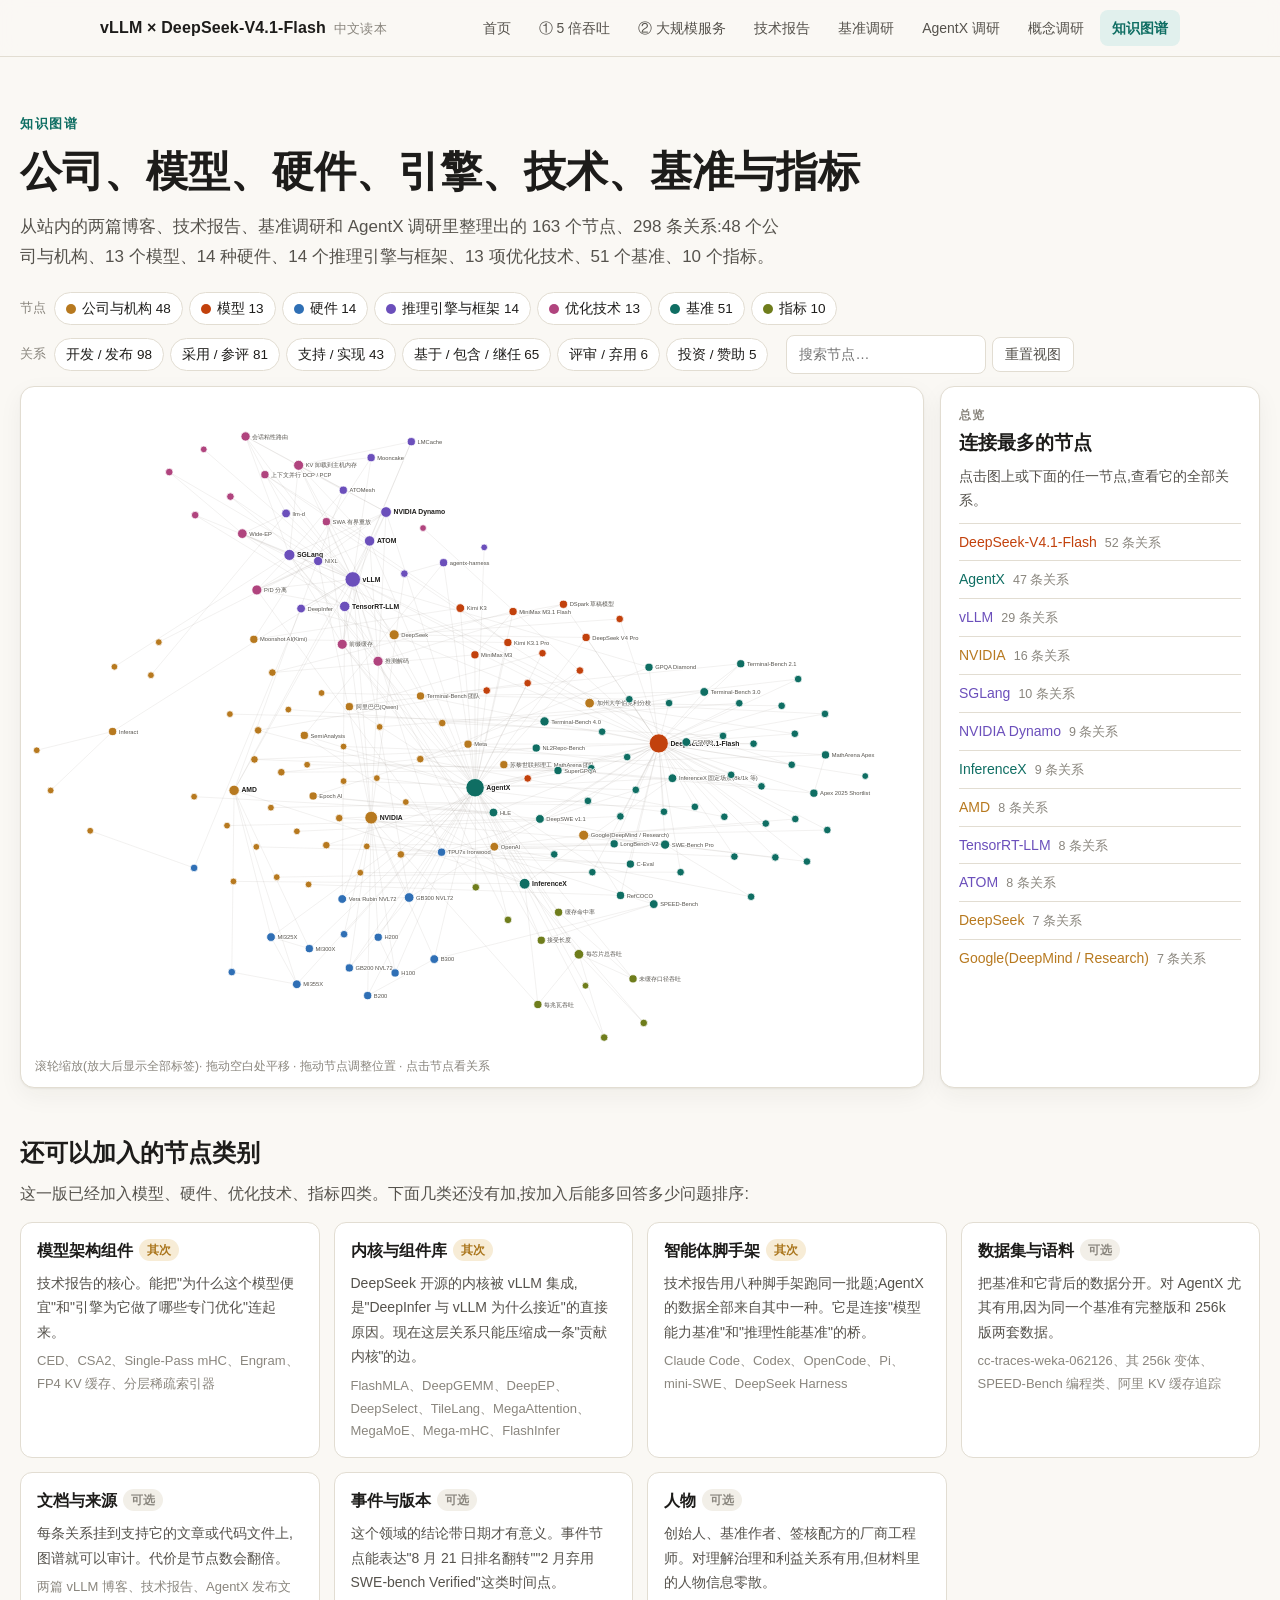
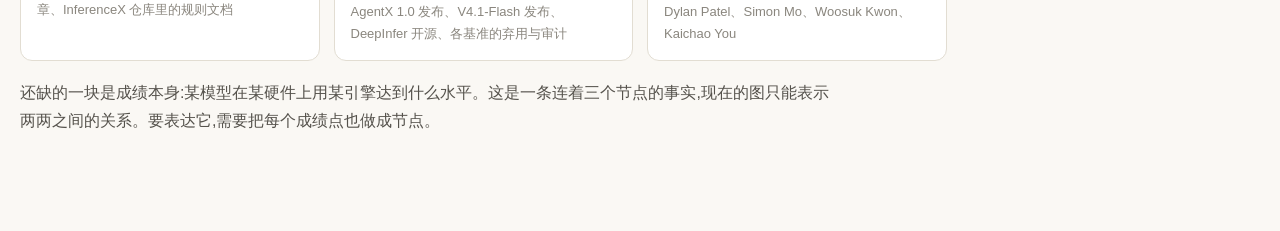
<file: graph.html>
<!doctype html>
<html lang="zh-CN">
<head>
<meta charset="utf-8">
<meta name="viewport" content="width=device-width, initial-scale=1">
<title>知识图谱</title>
<link rel="stylesheet" href="assets/style.css">
</head>
<body>
<header class="nav"><div class="nav-inner"><a class="brand" href="index.html">vLLM × DeepSeek-V4.1-Flash<small>中文读本</small></a><nav class="nav-links"><a href="index.html">首页</a><a href="post-1.html">① 5 倍吞吐</a><a href="post-2.html">② 大规模服务</a><a href="report.html">技术报告</a><a href="benchmarks.html">基准调研</a><a href="agentx.html">AgentX 调研</a><a href="research.html">概念调研</a><a href="graph.html" class="on">知识图谱</a></nav></div></header>
<style>
  :root { --c-org: #b7791f; --c-bench: #0f6e63; --c-engine: #6b4fbb; --c-model: #c2410c; --c-hw: #2f6fb5; --c-tech: #b0447e; --c-metric: #6f7d1c; }
  @media (prefers-color-scheme: dark) { :root { --c-org: #e0b060; --c-bench: #5cc5b6; --c-engine: #b09cf0; --c-model: #fb923c; --c-hw: #7fb2ea; --c-tech: #e58ab8; --c-metric: #b5c453; } }
  .kg-wrap { max-width: 1320px; margin: 0 auto; padding: 0 20px 80px; }
  .kg-bar { display: flex; flex-wrap: wrap; gap: 10px 18px; align-items: center; margin: 6px 0 12px; font-size: 14px; }
  .kg-bar .grp { display: flex; flex-wrap: wrap; gap: 6px; align-items: center; }
  .kg-bar .lbl { color: var(--ink-3); font-size: 12.5px; margin-right: 2px; }
  .kg-chip { display: inline-flex; align-items: center; gap: 6px; padding: 4px 11px; border-radius: 999px; border: 1px solid var(--line);
             background: var(--surface); cursor: pointer; user-select: none; font-size: 13.5px; color: var(--ink); }
  .kg-chip input { display: none; }
  .kg-chip .dot { width: 10px; height: 10px; border-radius: 50%; }
  .kg-chip.off { opacity: .42; }
  .kg-bar input[type=search] { padding: 6px 12px; border-radius: 8px; border: 1px solid var(--line); background: var(--surface);
             color: var(--ink); font: inherit; font-size: 14px; width: 200px; }
  .kg-btn { padding: 5px 12px; border-radius: 8px; border: 1px solid var(--line); background: var(--surface); color: var(--ink-2);
            font: inherit; font-size: 13.5px; cursor: pointer; }
  .kg-btn:hover { border-color: var(--accent); color: var(--accent); }
  .kg-main { display: grid; grid-template-columns: minmax(0, 1fr) 320px; gap: 16px; }
  @media (max-width: 980px) { .kg-main { grid-template-columns: 1fr; } }
  .kg-canvas { position: relative; background: var(--surface); border: 1px solid var(--line); border-radius: 14px; overflow: hidden;
               height: min(78vh, 820px); min-height: 520px; box-shadow: var(--shadow); }
  .kg-canvas svg { width: 100%; height: 100%; display: block; cursor: grab; touch-action: none; }
  .kg-canvas svg.drag { cursor: grabbing; }
  .kg-hint { position: absolute; left: 14px; bottom: 10px; font-size: 12px; color: var(--ink-3); pointer-events: none; }
  .kg-edge { stroke: var(--ink-3); stroke-opacity: .22; stroke-width: 1; }
  .kg-edge.hi { stroke: var(--accent); stroke-opacity: .9; stroke-width: 1.6; }
  .kg-edge.dim { stroke-opacity: .04; }
  .kg-node circle { stroke: var(--surface); stroke-width: 1.5; cursor: pointer; }
  .kg-node text { font-family: var(--sans); font-size: 11px; fill: var(--ink-2); pointer-events: none; paint-order: stroke;
                  stroke: var(--surface); stroke-width: 3px; stroke-linejoin: round; }
  .kg-node.big text { font-size: 13px; font-weight: 600; fill: var(--ink); }
  .kg-node.dim { opacity: .12; }
  .kg-node.min text { display: none; }
  svg.zoomed .kg-node.min text, .kg-node.min.show text, .kg-node.min.hit text, .kg-node.min.sel text { display: block; }
  .kg-node.sel circle { stroke: var(--ink); stroke-width: 2.5; }
  .kg-node.hit circle { stroke: var(--gold); stroke-width: 3; }
  .kg-side { background: var(--surface); border: 1px solid var(--line); border-radius: 14px; padding: 18px 18px 14px;
             max-height: min(78vh, 820px); overflow-y: auto; font-size: 14px; box-shadow: var(--shadow); }
  .kg-side h3 { margin: 4px 0 2px; font-size: 19px; line-height: 1.35; }
  .kg-side .ty { font-size: 12px; font-weight: 600; letter-spacing: .06em; }
  .kg-side .desc { color: var(--ink-2); margin: 8px 0 10px; }
  .kg-side .rels { list-style: none; padding: 0; margin: 8px 0 0; }
  .kg-side .rels li { padding: 6px 0; border-top: 1px solid var(--line); display: flex; gap: 8px; align-items: baseline; }
  .kg-side .rels .r { color: var(--ink-3); font-size: 12.5px; flex: 0 0 auto; }
  .kg-side .rels a { cursor: pointer; }
  .kg-side .empty { color: var(--ink-3); }
  .kg-sugg { display: grid; grid-template-columns: repeat(auto-fit, minmax(270px, 1fr)); gap: 14px; margin-top: 14px; }
  .kg-sugg .s { background: var(--surface); border: 1px solid var(--line); border-radius: 12px; padding: 14px 16px; }
  .kg-sugg .s h4 { margin: 0 0 6px; font-size: 16px; }
  .kg-sugg .s p { margin: 0 0 6px; font-size: 14px; color: var(--ink-2); }
  .kg-sugg .s .ex { font-size: 13px; color: var(--ink-3); }
  .kg-sugg .pri { display: inline-block; font-size: 11.5px; font-weight: 600; padding: 1px 8px; border-radius: 999px; margin-left: 6px;
                  background: var(--accent-soft); color: var(--accent); vertical-align: 2px; }
  .kg-sugg .pri.b { background: var(--gold-soft); color: var(--gold); }
  .kg-sugg .pri.c { background: var(--surface-2); color: var(--ink-3); }
</style>

<main class="kg-wrap">
<div class="hero" style="padding-bottom:14px">
  <div class="eyebrow">知识图谱</div>
  <h1>公司、模型、硬件、引擎、技术、基准与指标</h1>
  <p class="lead">从站内的两篇博客、技术报告、基准调研和 AgentX 调研里整理出的 163 个节点、298 条关系:48 个公司与机构、13 个模型、14 种硬件、14 个推理引擎与框架、13 项优化技术、51 个基准、10 个指标。</p>
</div>

<div class="kg-bar">
  <div class="grp" id="kg-types"><span class="lbl">节点</span></div>
  <div class="grp" id="kg-rels"><span class="lbl">关系</span></div>
  <div class="grp">
    <input type="search" id="kg-q" placeholder="搜索节点…">
    <button class="kg-btn" id="kg-reset">重置视图</button>
  </div>
</div>

<div class="kg-main">
  <div class="kg-canvas">
    <svg id="kg-svg"><g id="kg-view"><g id="kg-edges"></g><g id="kg-nodes"></g></g></svg>
    <div class="kg-hint">滚轮缩放(放大后显示全部标签)· 拖动空白处平移 · 拖动节点调整位置 · 点击节点看关系</div>
  </div>
  <aside class="kg-side" id="kg-side"></aside>
</div>

<section style="margin-top:44px">
  <h2 style="font-size:24px;margin:0 0 6px">还可以加入的节点类别</h2>
  <p style="color:var(--ink-2);max-width:820px;margin:0">这一版已经加入模型、硬件、优化技术、指标四类。下面几类还没有加,按加入后能多回答多少问题排序:</p>
  <div class="kg-sugg">
    <div class="s"><h4>模型架构组件<span class="pri b">其次</span></h4>
      <p>技术报告的核心。能把"为什么这个模型便宜"和"引擎为它做了哪些专门优化"连起来。</p>
      <div class="ex">CED、CSA2、Single-Pass mHC、Engram、FP4 KV 缓存、分层稀疏索引器</div></div>
    <div class="s"><h4>内核与组件库<span class="pri b">其次</span></h4>
      <p>DeepSeek 开源的内核被 vLLM 集成,是"DeepInfer 与 vLLM 为什么接近"的直接原因。现在这层关系只能压缩成一条"贡献内核"的边。</p>
      <div class="ex">FlashMLA、DeepGEMM、DeepEP、DeepSelect、TileLang、MegaAttention、MegaMoE、Mega-mHC、FlashInfer</div></div>
    <div class="s"><h4>智能体脚手架<span class="pri b">其次</span></h4>
      <p>技术报告用八种脚手架跑同一批题;AgentX 的数据全部来自其中一种。它是连接"模型能力基准"和"推理性能基准"的桥。</p>
      <div class="ex">Claude Code、Codex、OpenCode、Pi、mini-SWE、DeepSeek Harness</div></div>
    <div class="s"><h4>数据集与语料<span class="pri c">可选</span></h4>
      <p>把基准和它背后的数据分开。对 AgentX 尤其有用,因为同一个基准有完整版和 256k 版两套数据。</p>
      <div class="ex">cc-traces-weka-062126、其 256k 变体、SPEED-Bench 编程类、阿里 KV 缓存追踪</div></div>
    <div class="s"><h4>文档与来源<span class="pri c">可选</span></h4>
      <p>每条关系挂到支持它的文章或代码文件上,图谱就可以审计。代价是节点数会翻倍。</p>
      <div class="ex">两篇 vLLM 博客、技术报告、AgentX 发布文章、InferenceX 仓库里的规则文档</div></div>
    <div class="s"><h4>事件与版本<span class="pri c">可选</span></h4>
      <p>这个领域的结论带日期才有意义。事件节点能表达"8 月 21 日排名翻转""2 月弃用 SWE-bench Verified"这类时间点。</p>
      <div class="ex">AgentX 1.0 发布、V4.1-Flash 发布、DeepInfer 开源、各基准的弃用与审计</div></div>
    <div class="s"><h4>人物<span class="pri c">可选</span></h4>
      <p>创始人、基准作者、签核配方的厂商工程师。对理解治理和利益关系有用,但材料里的人物信息零散。</p>
      <div class="ex">Dylan Patel、Simon Mo、Woosuk Kwon、Kaichao You</div></div>
  </div>
  <p style="color:var(--ink-2);max-width:820px;margin-top:18px">还缺的一块是成绩本身:某模型在某硬件上用某引擎达到什么水平。这是一条连着三个节点的事实,现在的图只能表示两两之间的关系。要表达它,需要把每个成绩点也做成节点。</p>
</section>
</main>

<script src="assets/graph-data.js"></script>
<script>
(function () {
  var G = window.GRAPH, NS = "http://www.w3.org/2000/svg";
  var svg = document.getElementById("kg-svg"), view = document.getElementById("kg-view");
  var gE = document.getElementById("kg-edges"), gN = document.getElementById("kg-nodes"), side = document.getElementById("kg-side");
  var css = getComputedStyle(document.documentElement);
  var color = {}; Object.keys(G.types).forEach(function (k) { color[k] = css.getPropertyValue("--c-" + k).trim(); });

  var byId = {}, nodes = G.nodes, edges = G.edges;
  nodes.forEach(function (n) { byId[n.id] = n; n.deg = 0; n.nb = {}; });
  edges.forEach(function (e) { byId[e.s].deg++; byId[e.t].deg++; byId[e.s].nb[e.t] = 1; byId[e.t].nb[e.s] = 1; });
  nodes.forEach(function (n) { n.r = 4.5 + Math.sqrt(n.deg) * 1.9; });

  // ---- 初始位置:三类各占一个扇区,度数高的靠内 ----
  var W = 1200, H = 800, anchor = { org: [-760, 160], bench: [760, 200], engine: [-120, -470], model: [300, -60], hw: [-330, 560], tech: [-640, -500], metric: [330, 620] };
  nodes.forEach(function (n, i) {
    var a = anchor[n.type], ang = i * 2.399963, rad = 80 + 22 * Math.sqrt(i);
    n.x = a[0] + Math.cos(ang) * rad; n.y = a[1] + Math.sin(ang) * rad; n.vx = 0; n.vy = 0;
  });

  // ---- 力导向模拟 ----
  var alpha = 1, shownType = {}, shownRel = {};
  Object.keys(G.types).forEach(function (k) { shownType[k] = 1; });
  Object.keys(G.relGroups).forEach(function (k) { shownRel[k] = 1; });
  function visN(n) { return shownType[n.type]; }
  function visE(e) { return shownRel[e.g] && visN(byId[e.s]) && visN(byId[e.t]); }

  function tick() {
    var vn = nodes.filter(visN), i, j, a, b, dx, dy, d2, d, f;
    for (i = 0; i < vn.length; i++) {
      a = vn[i];
      for (j = i + 1; j < vn.length; j++) {
        b = vn[j]; dx = a.x - b.x; dy = a.y - b.y; d2 = dx * dx + dy * dy + 0.01;
        if (d2 > 490000) continue;
        d = Math.sqrt(d2); f = 5200 / d2 * alpha;
        var minD = a.r + b.r + 26;
        if (d < minD) f += (minD - d) * 0.12;
        dx /= d; dy /= d; a.vx += dx * f; a.vy += dy * f; b.vx -= dx * f; b.vy -= dy * f;
      }
      var an = anchor[a.type];
      a.vx += (an[0] - a.x) * 0.014 * alpha; a.vy += (an[1] - a.y) * 0.014 * alpha;
    }
    edges.forEach(function (e) {
      if (!visE(e)) return;
      a = byId[e.s]; b = byId[e.t]; dx = b.x - a.x; dy = b.y - a.y; d = Math.sqrt(dx * dx + dy * dy) || 1;
      var rest = 120 + Math.min(a.deg, b.deg) * 2, k = 0.016 * alpha / Math.sqrt(Math.min(a.deg, b.deg));
      f = (d - rest) * k; dx /= d; dy /= d;
      a.vx += dx * f; a.vy += dy * f; b.vx -= dx * f; b.vy -= dy * f;
    });
    vn.forEach(function (n) {
      if (n.fixed) { n.vx = n.vy = 0; return; }
      n.vx *= 0.82; n.vy *= 0.82; n.x += n.vx; n.y += n.vy;
    });
    alpha *= 0.992;
  }

  // ---- 绘制 ----
  var elE = [], elN = {};
  edges.forEach(function (e) {
    var l = document.createElementNS(NS, "line"); l.setAttribute("class", "kg-edge");
    var t = document.createElementNS(NS, "title"); t.textContent = byId[e.s].label + " — " + e.rel + " → " + byId[e.t].label; l.appendChild(t);
    gE.appendChild(l); elE.push(l);
  });
  nodes.forEach(function (n) {
    var g = document.createElementNS(NS, "g"); g.setAttribute("class", "kg-node" + (n.deg >= 8 ? " big" : "") + (n.deg <= 2 ? " min" : ""));
    var c = document.createElementNS(NS, "circle"); c.setAttribute("r", n.r); c.setAttribute("fill", color[n.type]);
    var t = document.createElementNS(NS, "text"); t.setAttribute("x", n.r + 4); t.setAttribute("y", 4); t.textContent = n.label;
    g.appendChild(c); g.appendChild(t); gN.appendChild(g); elN[n.id] = g;
    g.addEventListener("pointerdown", function (ev) { startDrag(ev, n); });
    g.addEventListener("pointerenter", function () { if (!sel) highlight(n); });
    g.addEventListener("pointerleave", function () { if (!sel) highlight(null); });
  });

  function draw() {
    edges.forEach(function (e, i) {
      var l = elE[i], on = visE(e); l.style.display = on ? "" : "none"; if (!on) return;
      var a = byId[e.s], b = byId[e.t];
      l.setAttribute("x1", a.x); l.setAttribute("y1", a.y); l.setAttribute("x2", b.x); l.setAttribute("y2", b.y);
    });
    nodes.forEach(function (n) {
      var g = elN[n.id]; g.style.display = visN(n) ? "" : "none";
      g.setAttribute("transform", "translate(" + n.x + "," + n.y + ")");
    });
  }

  // ---- 视图变换 ----
  var tx = 0, ty = 0, sc = 1;
  function applyView() { view.setAttribute("transform", "translate(" + tx + "," + ty + ") scale(" + sc + ")"); svg.classList.toggle("zoomed", sc >= 1.15); }
  function fit() {
    var vn = nodes.filter(visN); if (!vn.length) return;
    var x0 = 1e9, x1 = -1e9, y0 = 1e9, y1 = -1e9;
    vn.forEach(function (n) { x0 = Math.min(x0, n.x - 30); x1 = Math.max(x1, n.x + 110); y0 = Math.min(y0, n.y - 20); y1 = Math.max(y1, n.y + 20); });
    var r = svg.getBoundingClientRect(); if (!r.width) return;
    sc = Math.min(r.width / (x1 - x0), r.height / (y1 - y0), 1.6);
    tx = (r.width - (x0 + x1) * sc) / 2; ty = (r.height - (y0 + y1) * sc) / 2; applyView();
  }
  svg.addEventListener("wheel", function (ev) {
    ev.preventDefault(); var r = svg.getBoundingClientRect(), mx = ev.clientX - r.left, my = ev.clientY - r.top;
    var k = Math.exp(-ev.deltaY * 0.0015), ns = Math.max(0.25, Math.min(4, sc * k)); k = ns / sc;
    tx = mx - (mx - tx) * k; ty = my - (my - ty) * k; sc = ns; applyView();
  }, { passive: false });

  var drag = null, moved = false;
  function startDrag(ev, n) {
    ev.stopPropagation(); drag = { n: n, x: ev.clientX, y: ev.clientY }; moved = false; n.fixed = true;
    svg.setPointerCapture(ev.pointerId);
  }
  svg.addEventListener("pointerdown", function (ev) { if (drag) return; drag = { pan: true, x: ev.clientX, y: ev.clientY }; moved = false; svg.classList.add("drag"); svg.setPointerCapture(ev.pointerId); });
  svg.addEventListener("pointermove", function (ev) {
    if (!drag) return; var dx = ev.clientX - drag.x, dy = ev.clientY - drag.y;
    if (Math.abs(dx) + Math.abs(dy) > 3) moved = true;
    drag.x = ev.clientX; drag.y = ev.clientY;
    if (drag.pan) { tx += dx; ty += dy; applyView(); }
    else { drag.n.x += dx / sc; drag.n.y += dy / sc; alpha = Math.max(alpha, 0.25); }
  });
  svg.addEventListener("pointerup", function () {
    if (!drag) return;
    if (drag.n) { drag.n.fixed = false; if (!moved) select(drag.n); }
    else if (!moved) select(null);
    drag = null; svg.classList.remove("drag");
  });

  // ---- 高亮与详情 ----
  var sel = null;
  function highlight(n) {
    nodes.forEach(function (m) { var near = !!n && (m === n || n.nb[m.id]); elN[m.id].classList.toggle("dim", !!n && !near); elN[m.id].classList.toggle("show", near); });
    edges.forEach(function (e, i) {
      var on = n && (e.s === n.id || e.t === n.id);
      elE[i].classList.toggle("hi", !!on); elE[i].classList.toggle("dim", !!n && !on);
    });
  }
  function esc(s) { return String(s).replace(/[&<>"]/g, function (c) { return { "&": "&amp;", "<": "&lt;", ">": "&gt;", '"': "&quot;" }[c]; }); }
  function select(n) {
    if (sel) elN[sel.id].classList.remove("sel");
    sel = n; highlight(n);
    if (!n) { overview(); return; }
    elN[n.id].classList.add("sel");
    var out = [], inn = [];
    edges.forEach(function (e) {
      if (e.s === n.id) out.push('<li><span class="r">' + esc(e.rel) + ' →</span><a data-id="' + esc(e.t) + '">' + esc(byId[e.t].label) + "</a></li>");
      if (e.t === n.id) inn.push('<li><a data-id="' + esc(e.s) + '">' + esc(byId[e.s].label) + '</a><span class="r">→ ' + esc(e.rel) + "</span></li>");
    });
    side.innerHTML = '<div class="ty" style="color:' + color[n.type] + '">' + G.types[n.type] + (n.sub ? " · " + esc(n.sub) : "") + "</div>" +
      "<h3>" + esc(n.label) + "</h3>" + (n.desc ? '<div class="desc">' + esc(n.desc) + "</div>" : "") +
      (n.link ? '<a href="' + esc(n.link) + '">在站内查看详情 →</a>' : "") +
      '<ul class="rels">' + out.join("") + inn.join("") + "</ul>";
    side.querySelectorAll("a[data-id]").forEach(function (a) { a.addEventListener("click", function () { select(byId[a.getAttribute("data-id")]); }); });
  }
  function overview() {
    var top = nodes.slice().sort(function (a, b) { return b.deg - a.deg; }).slice(0, 12);
    side.innerHTML = '<div class="ty" style="color:var(--ink-3)">总览</div><h3>连接最多的节点</h3>' +
      '<div class="desc">点击图上或下面的任一节点,查看它的全部关系。</div><ul class="rels">' +
      top.map(function (n) { return '<li><a data-id="' + esc(n.id) + '" style="color:' + color[n.type] + '">' + esc(n.label) + '</a><span class="r">' + n.deg + " 条关系</span></li>"; }).join("") + "</ul>";
    side.querySelectorAll("a[data-id]").forEach(function (a) { a.addEventListener("click", function () { select(byId[a.getAttribute("data-id")]); }); });
  }

  // ---- 筛选与搜索 ----
  function chip(host, key, label, dot, state) {
    var c = document.createElement("label"); c.className = "kg-chip";
    c.innerHTML = (dot ? '<span class="dot" style="background:' + dot + '"></span>' : "") + label;
    c.addEventListener("click", function () { state[key] = state[key] ? 0 : 1; c.classList.toggle("off", !state[key]); alpha = Math.max(alpha, 0.5); if (sel && !visN(sel)) select(null); });
    host.appendChild(c);
  }
  Object.keys(G.types).forEach(function (k) {
    chip(document.getElementById("kg-types"), k, G.types[k] + " " + nodes.filter(function (n) { return n.type === k; }).length, color[k], shownType);
  });
  Object.keys(G.relGroups).forEach(function (k) {
    chip(document.getElementById("kg-rels"), k, G.relGroups[k] + " " + edges.filter(function (e) { return e.g === k; }).length, null, shownRel);
  });
  document.getElementById("kg-q").addEventListener("input", function (ev) {
    var q = ev.target.value.trim().toLowerCase(), first = null;
    nodes.forEach(function (n) { var hit = q && n.label.toLowerCase().indexOf(q) >= 0; elN[n.id].classList.toggle("hit", !!hit); if (hit && !first) first = n; });
    if (first) select(first);
  });
  document.getElementById("kg-reset").addEventListener("click", function () { select(null); fit(); });

  // ---- 启动:先静态跑一段让布局稳定,再进入动画循环 ----
  for (var k = 0; k < 700; k++) tick();
  draw(); fit(); overview();
  (function loop() { if (alpha > 0.02) { tick(); draw(); } requestAnimationFrame(loop); })();
  window.addEventListener("resize", fit);
})();
</script>

</body>
</html>
</file>
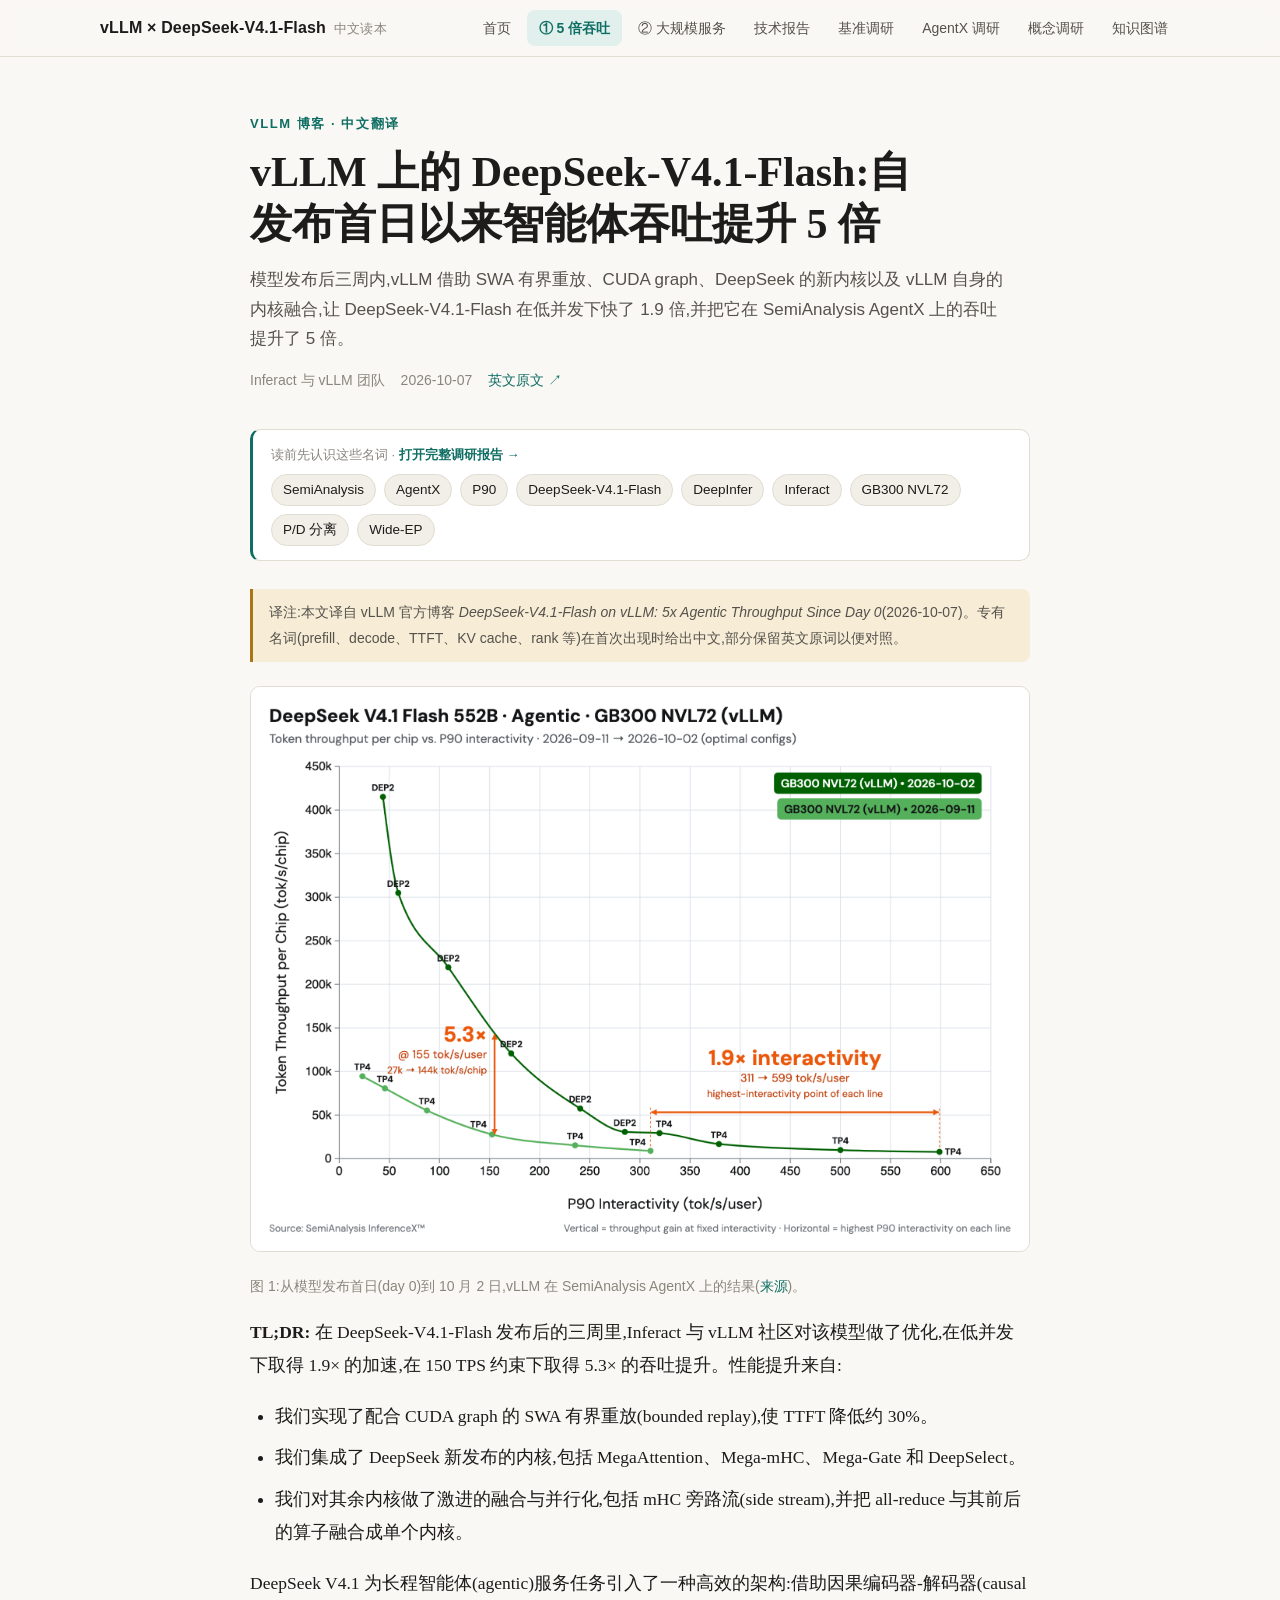
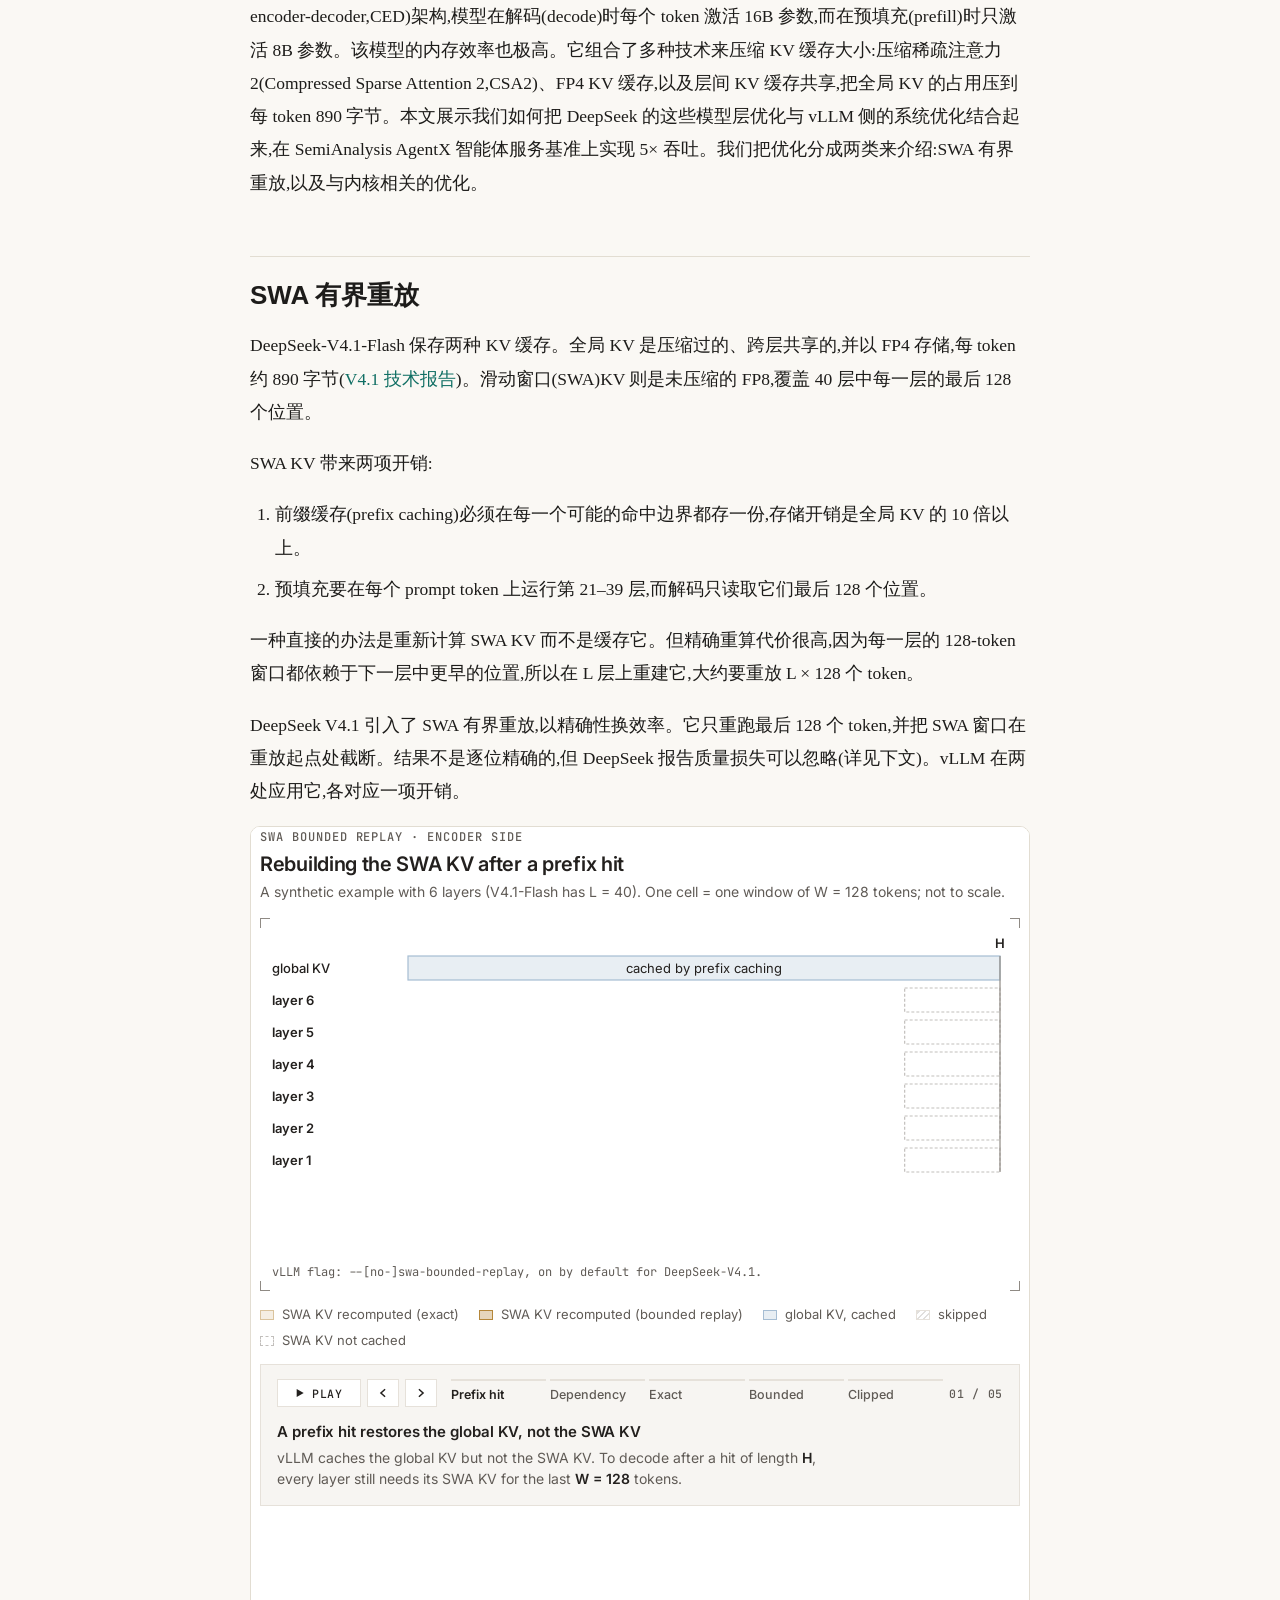
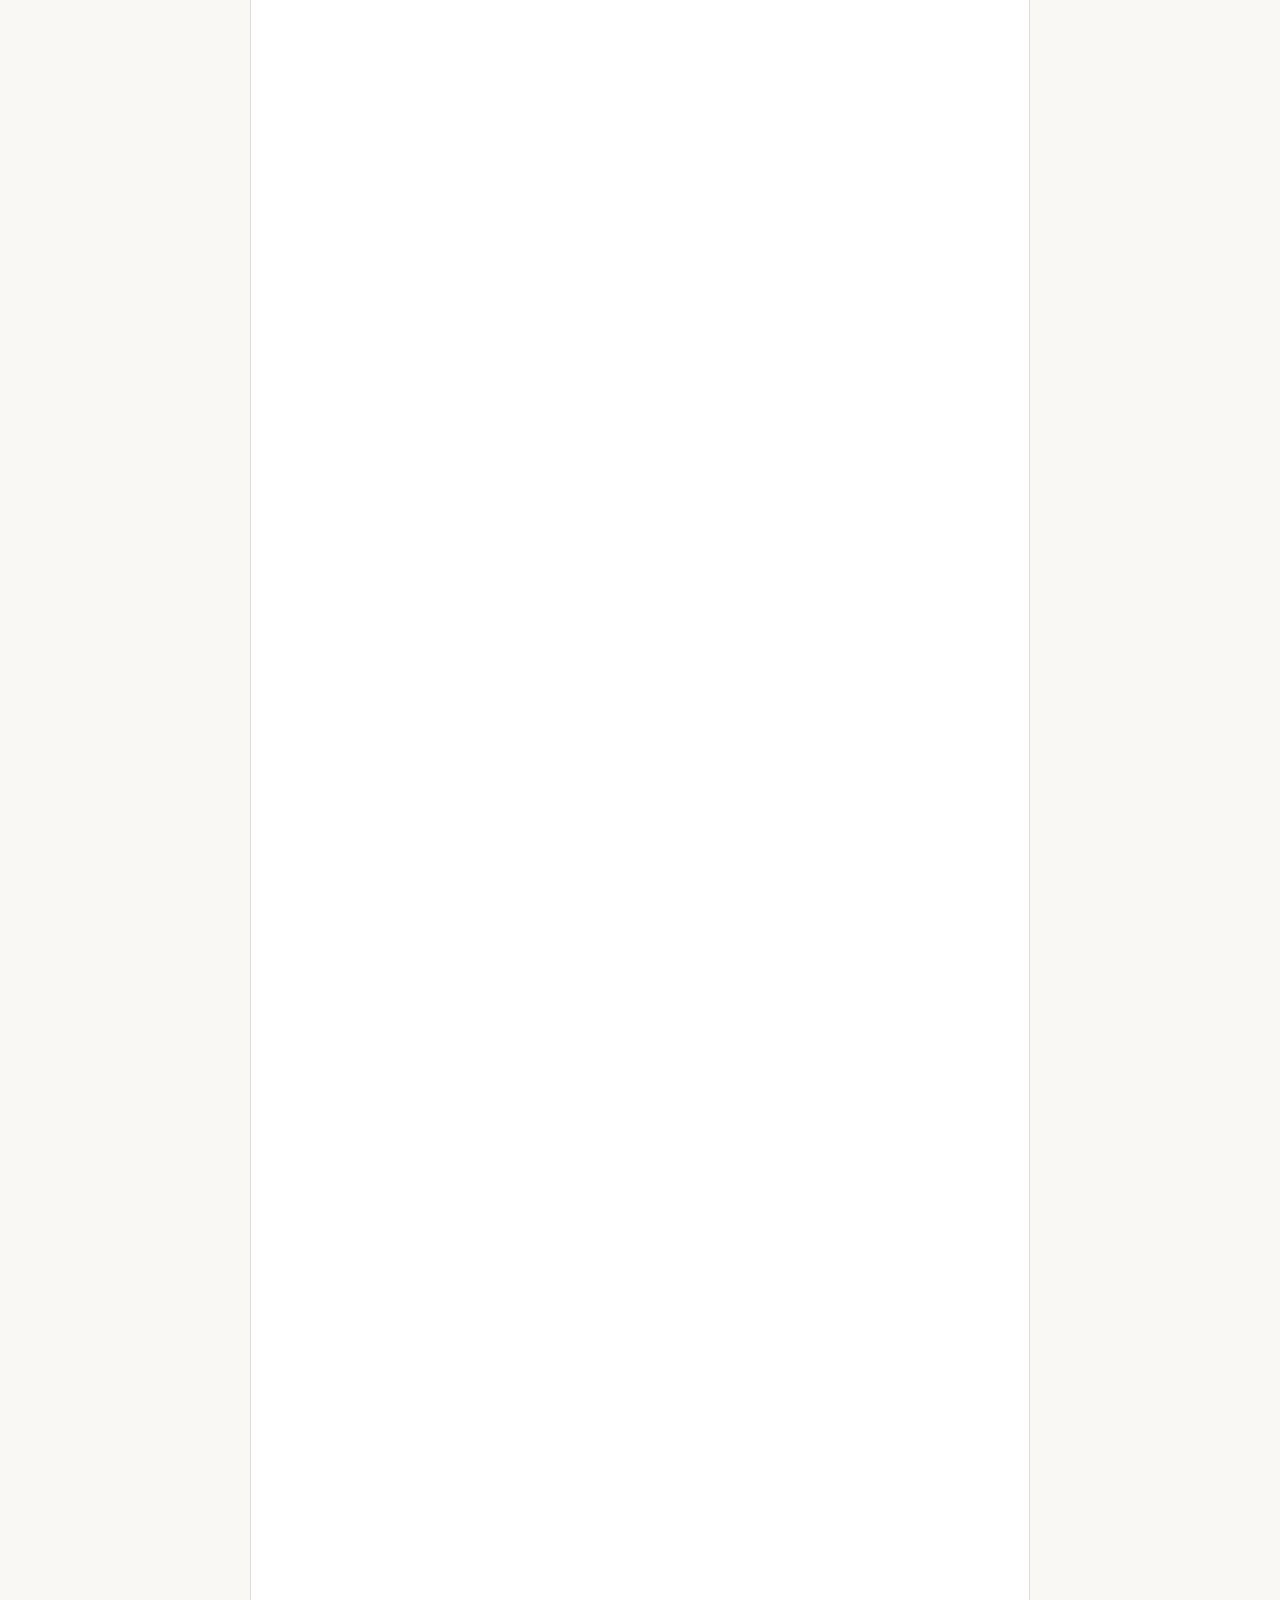
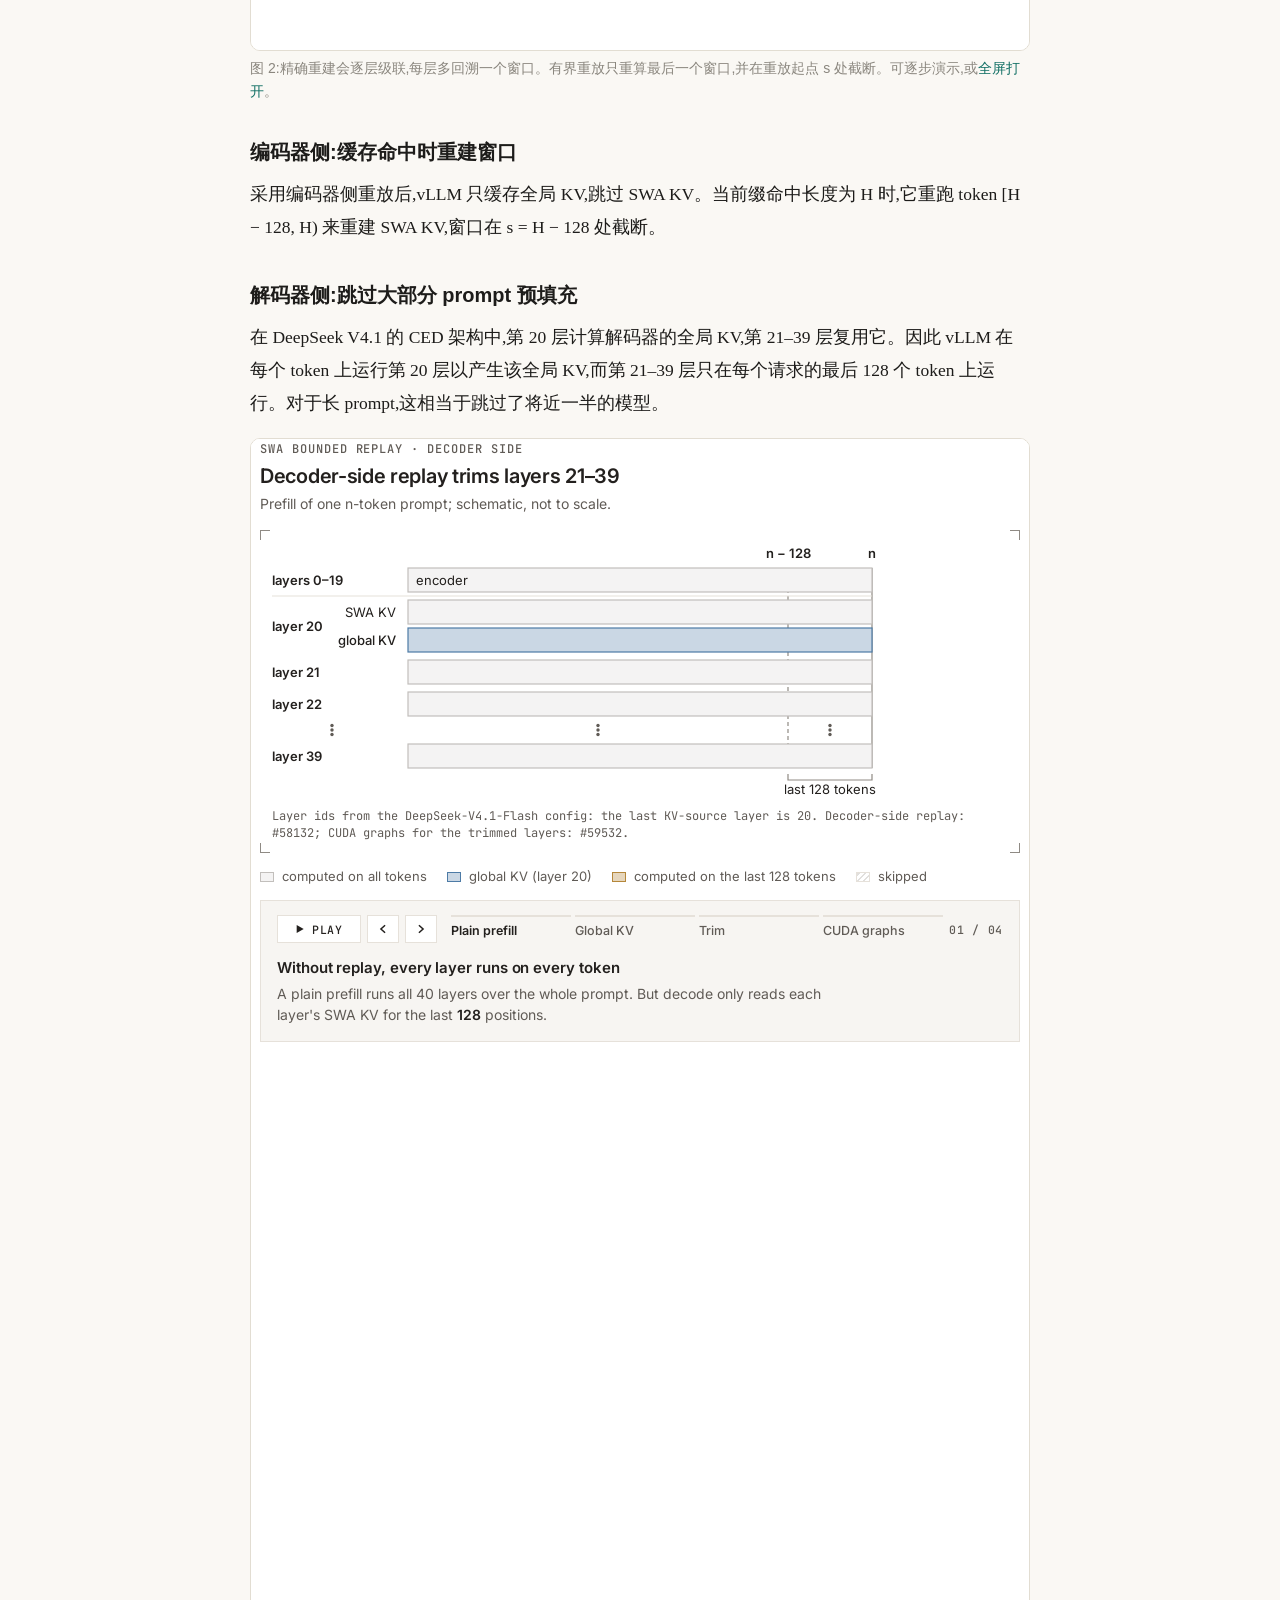
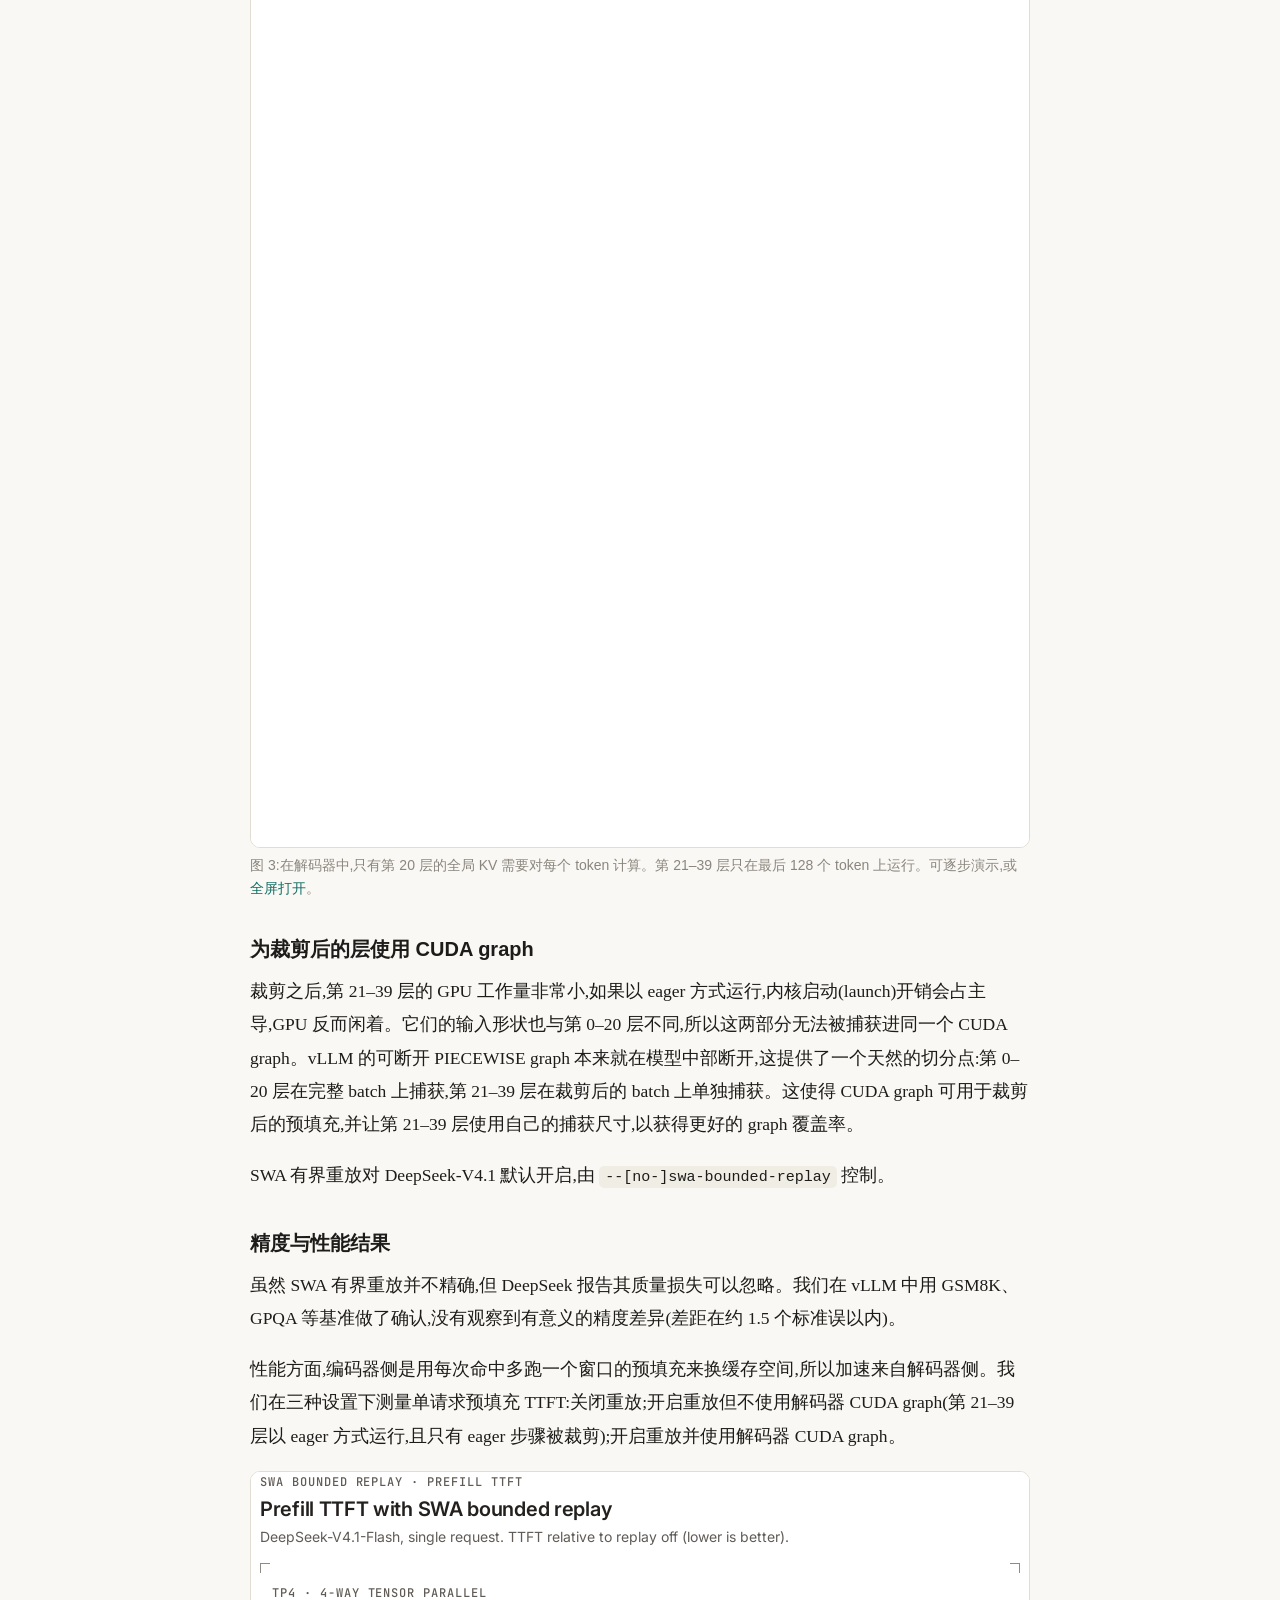
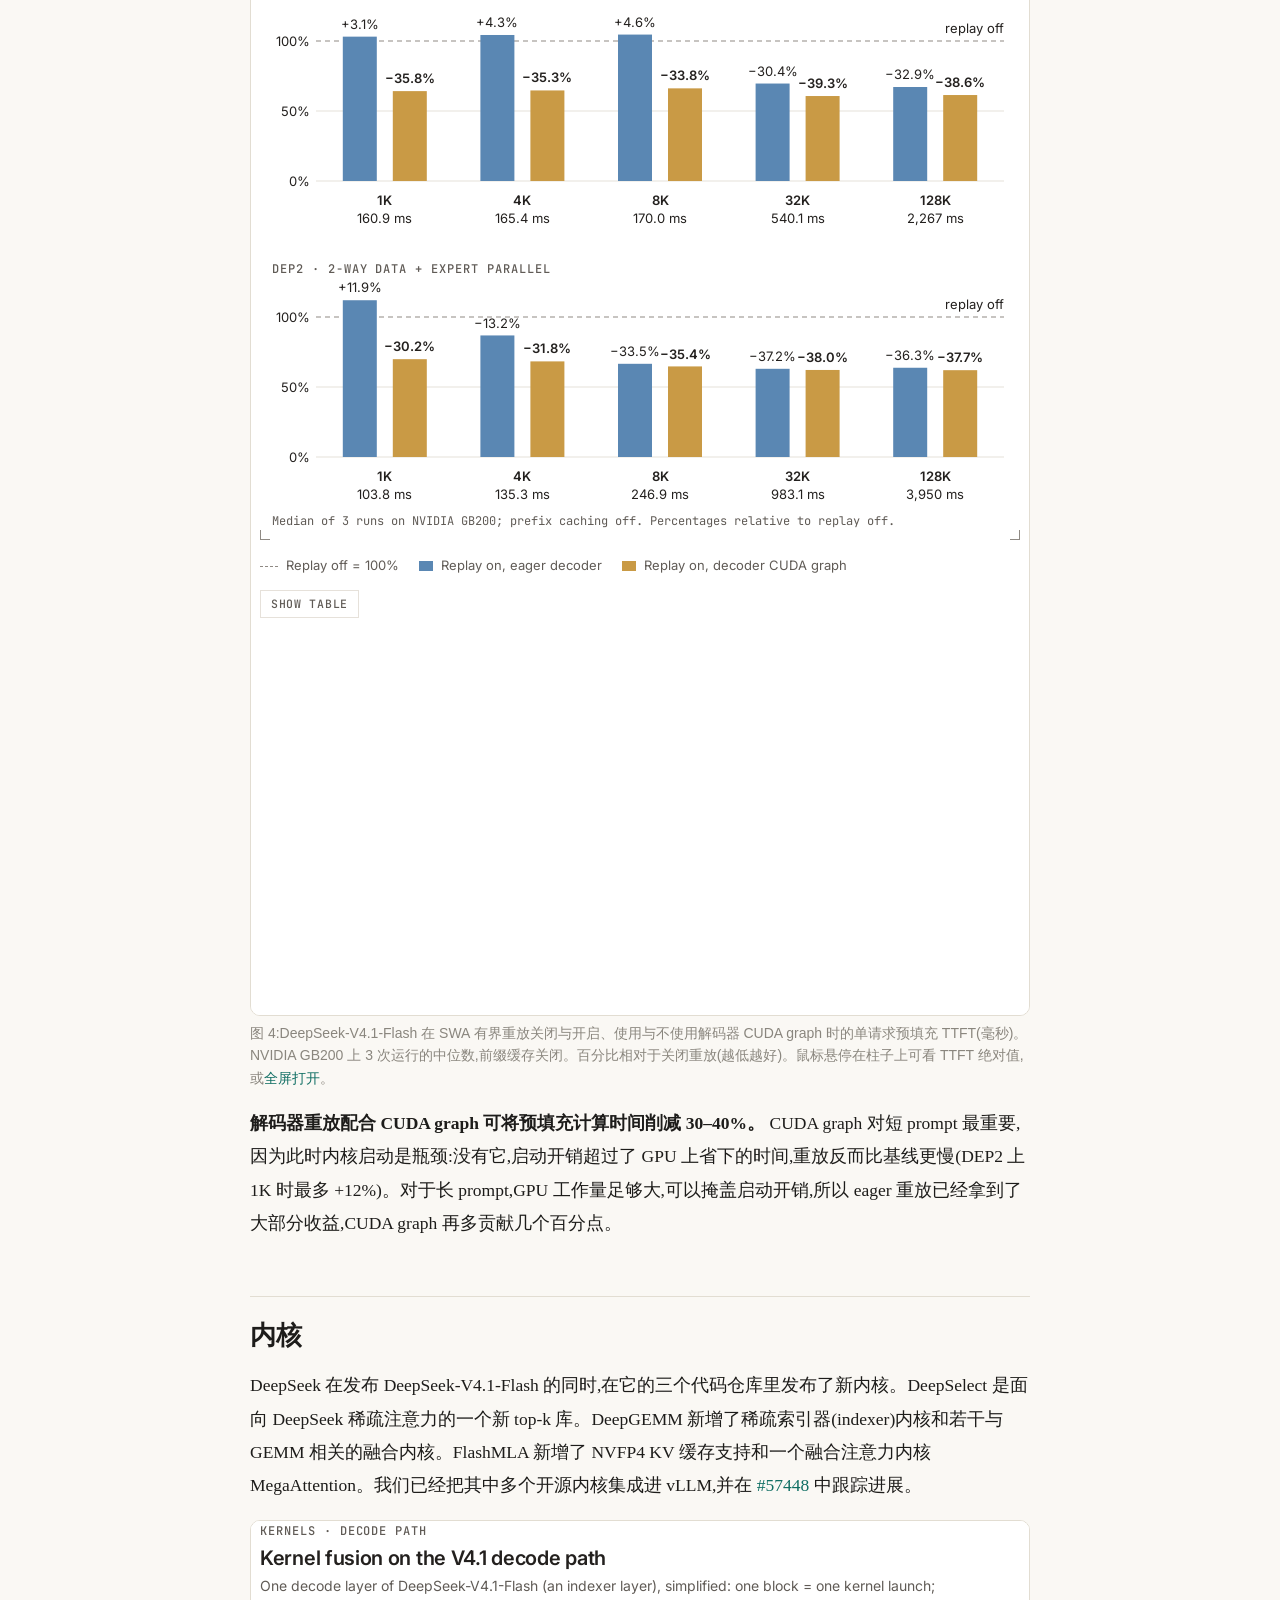
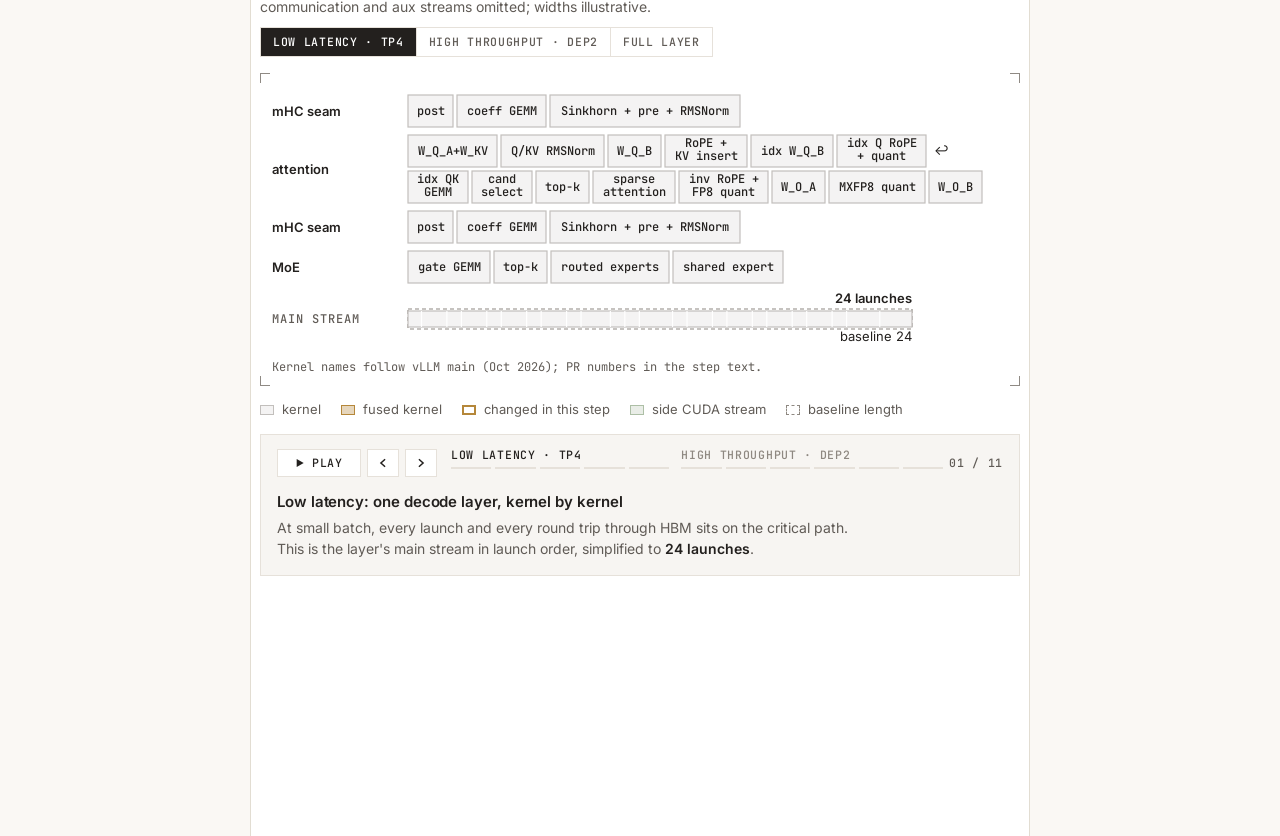
<file: post-1.html>
<!doctype html>
<html lang="zh-CN">
<head>
<meta charset="utf-8">
<meta name="viewport" content="width=device-width, initial-scale=1">
<title>vLLM 上的 DeepSeek-V4.1-Flash:自发布首日以来智能体吞吐提升 5 倍</title>
<link rel="stylesheet" href="assets/style.css">
</head>
<body>
<header class="nav"><div class="nav-inner"><a class="brand" href="index.html">vLLM × DeepSeek-V4.1-Flash<small>中文读本</small></a><nav class="nav-links"><a href="index.html">首页</a><a href="post-1.html" class="on">① 5 倍吞吐</a><a href="post-2.html">② 大规模服务</a><a href="report.html">技术报告</a><a href="benchmarks.html">基准调研</a><a href="agentx.html">AgentX 调研</a><a href="research.html">概念调研</a><a href="graph.html">知识图谱</a></nav></div></header>
<main class="wrap narrow">
<div class="hero">
  <div class="eyebrow">vLLM 博客 · 中文翻译</div>
  <h1>vLLM 上的 DeepSeek-V4.1-Flash:自发布首日以来智能体吞吐提升 5 倍</h1>
  <p class="lead">模型发布后三周内,vLLM 借助 SWA 有界重放、CUDA graph、DeepSeek 的新内核以及 vLLM 自身的内核融合,让 DeepSeek-V4.1-Flash 在低并发下快了 1.9 倍,并把它在 SemiAnalysis AgentX 上的吞吐提升了 5 倍。</p>
  <div class="meta"><span>Inferact 与 vLLM 团队</span><span>2026-10-07</span>
  <a href="https://vllm.ai/blog/2026-10-07-deepseek-v41-flash" target="_blank" rel="noopener">英文原文 ↗</a></div>
</div>
<aside class="concepts"><div class="label">读前先认识这些名词 · <a href="research.html">打开完整调研报告 →</a></div><div class="chips"><a class="chip" href="research.html#semianalysis">SemiAnalysis</a><a class="chip" href="research.html#agentx">AgentX</a><a class="chip" href="research.html#p90">P90</a><a class="chip" href="research.html#deepseek-v41-flash">DeepSeek-V4.1-Flash</a><a class="chip" href="research.html#deepinfer">DeepInfer</a><a class="chip" href="research.html#inferact">Inferact</a><a class="chip" href="research.html#gb300-nvl72">GB300 NVL72</a><a class="chip" href="research.html#pd-disaggregation">P/D 分离</a><a class="chip" href="research.html#wide-ep">Wide-EP</a></div></aside>
<article class="article">
<blockquote>
<p>译注:本文译自 vLLM 官方博客 <em>DeepSeek-V4.1-Flash on vLLM: 5x Agentic Throughput Since Day 0</em>(2026-10-07)。专有名词(prefill、decode、TTFT、KV cache、rank 等)在首次出现时给出中文,部分保留英文原词以便对照。</p>
</blockquote>
<p align="center">
<img src="assets/figures/2026-10-07-deepseek-v41-flash/agentx-results.png" alt="图 1:从模型发布首日到 10 月 2 日,vLLM 在 SemiAnalysis AgentX 上的结果" width="100%">
</p>

<p><em>图 1:从模型发布首日(day 0)到 10 月 2 日,vLLM 在 SemiAnalysis AgentX 上的结果(<a href="https://inferencex.semianalysis.com/inference/deepseek-v41-flash?i_seq=agentic-traces&amp;i_xmode=interactivity&amp;g_model=DeepSeek-V4.1-Flash&amp;i_gpus=gb300_vllm&amp;i_dstart=2026-09-11&amp;i_dend=2026-10-02&amp;i_metric=y_tpPerGpu" target="_blank" rel="noopener">来源</a>)。</em></p>
<p><strong>TL;DR:</strong> 在 DeepSeek-V4.1-Flash 发布后的三周里,Inferact 与 vLLM 社区对该模型做了优化,在低并发下取得 1.9× 的加速,在 150 TPS 约束下取得 5.3× 的吞吐提升。性能提升来自:</p>
<ul>
<li>
<p>我们实现了配合 CUDA graph 的 SWA 有界重放(bounded replay),使 TTFT 降低约 30%。</p>
</li>
<li>
<p>我们集成了 DeepSeek 新发布的内核,包括 MegaAttention、Mega-mHC、Mega-Gate 和 DeepSelect。</p>
</li>
<li>
<p>我们对其余内核做了激进的融合与并行化,包括 mHC 旁路流(side stream),并把 all-reduce 与其前后的算子融合成单个内核。</p>
</li>
</ul>
<p>DeepSeek V4.1 为长程智能体(agentic)服务任务引入了一种高效的架构:借助因果编码器-解码器(causal encoder-decoder,CED)架构,模型在解码(decode)时每个 token 激活 16B 参数,而在预填充(prefill)时只激活 8B 参数。该模型的内存效率也极高。它组合了多种技术来压缩 KV 缓存大小:压缩稀疏注意力 2(Compressed Sparse Attention 2,CSA2)、FP4 KV 缓存,以及层间 KV 缓存共享,把全局 KV 的占用压到每 token 890 字节。本文展示我们如何把 DeepSeek 的这些模型层优化与 vLLM 侧的系统优化结合起来,在 SemiAnalysis AgentX 智能体服务基准上实现 5× 吞吐。我们把优化分成两类来介绍:SWA 有界重放,以及与内核相关的优化。</p>
<h2>SWA 有界重放</h2>
<p>DeepSeek-V4.1-Flash 保存两种 KV 缓存。全局 KV 是压缩过的、跨层共享的,并以 FP4 存储,每 token 约 890 字节(<a href="https://huggingface.co/deepseek-ai/DeepSeek-V4.1-Flash/blob/main/DeepSeek_V41_Tech_Report.pdf" target="_blank" rel="noopener">V4.1 技术报告</a>)。滑动窗口(SWA)KV 则是未压缩的 FP8,覆盖 40 层中每一层的最后 128 个位置。</p>
<p>SWA KV 带来两项开销:</p>
<ol>
<li>
<p>前缀缓存(prefix caching)必须在每一个可能的命中边界都存一份,存储开销是全局 KV 的 10 倍以上。</p>
</li>
<li>
<p>预填充要在每个 prompt token 上运行第 21–39 层,而解码只读取它们最后 128 个位置。</p>
</li>
</ol>
<p>一种直接的办法是重新计算 SWA KV 而不是缓存它。但精确重算代价很高,因为每一层的 128-token 窗口都依赖于下一层中更早的位置,所以在 L 层上重建它,大约要重放 L × 128 个 token。</p>
<p>DeepSeek V4.1 引入了 SWA 有界重放,以精确性换效率。它只重跑最后 128 个 token,并把 SWA 窗口在重放起点处截断。结果不是逐位精确的,但 DeepSeek 报告质量损失可以忽略(详见下文)。vLLM 在两处应用它,各对应一项开销。</p>
<iframe class="vllm-embed" src="assets/interactive_pages/dsv41-swa-replay.html" title="SWA 有界重放:前缀命中后的精确重建 vs. 有界重放" loading="lazy" scrolling="no" style="display: block; width: 100%; height: 720px; border: 0; overflow: hidden;"></iframe>

<p><em>图 2:精确重建会逐层级联,每层多回溯一个窗口。有界重放只重算最后一个窗口,并在重放起点 s 处截断。可逐步演示,或<a href="assets/interactive_pages/dsv41-swa-replay.html">全屏打开</a>。</em></p>
<h3>编码器侧:缓存命中时重建窗口</h3>
<p>采用编码器侧重放后,vLLM 只缓存全局 KV,跳过 SWA KV。当前缀命中长度为 H 时,它重跑 token [H − 128, H) 来重建 SWA KV,窗口在 s = H − 128 处截断。</p>
<h3>解码器侧:跳过大部分 prompt 预填充</h3>
<p>在 DeepSeek V4.1 的 CED 架构中,第 20 层计算解码器的全局 KV,第 21–39 层复用它。因此 vLLM 在每个 token 上运行第 20 层以产生该全局 KV,而第 21–39 层只在每个请求的最后 128 个 token 上运行。对于长 prompt,这相当于跳过了将近一半的模型。</p>
<iframe class="vllm-embed" src="assets/interactive_pages/dsv41-swa-decoder.html" title="解码器侧 SWA 有界重放:第 21–39 层只在最后 128 个 token 上运行" loading="lazy" scrolling="no" style="display: block; width: 100%; height: 720px; border: 0; overflow: hidden;"></iframe>

<p><em>图 3:在解码器中,只有第 20 层的全局 KV 需要对每个 token 计算。第 21–39 层只在最后 128 个 token 上运行。可逐步演示,或<a href="assets/interactive_pages/dsv41-swa-decoder.html">全屏打开</a>。</em></p>
<h3>为裁剪后的层使用 CUDA graph</h3>
<p>裁剪之后,第 21–39 层的 GPU 工作量非常小,如果以 eager 方式运行,内核启动(launch)开销会占主导,GPU 反而闲着。它们的输入形状也与第 0–20 层不同,所以这两部分无法被捕获进同一个 CUDA graph。vLLM 的可断开 PIECEWISE graph 本来就在模型中部断开,这提供了一个天然的切分点:第 0–20 层在完整 batch 上捕获,第 21–39 层在裁剪后的 batch 上单独捕获。这使得 CUDA graph 可用于裁剪后的预填充,并让第 21–39 层使用自己的捕获尺寸,以获得更好的 graph 覆盖率。</p>
<p>SWA 有界重放对 DeepSeek-V4.1 默认开启,由 <code>--[no-]swa-bounded-replay</code> 控制。</p>
<h3>精度与性能结果</h3>
<p>虽然 SWA 有界重放并不精确,但 DeepSeek 报告其质量损失可以忽略。我们在 vLLM 中用 GSM8K、GPQA 等基准做了确认,没有观察到有意义的精度差异(差距在约 1.5 个标准误以内)。</p>
<p>性能方面,编码器侧是用每次命中多跑一个窗口的预填充来换缓存空间,所以加速来自解码器侧。我们在三种设置下测量单请求预填充 TTFT:关闭重放;开启重放但不使用解码器 CUDA graph(第 21–39 层以 eager 方式运行,且只有 eager 步骤被裁剪);开启重放并使用解码器 CUDA graph。</p>
<iframe class="vllm-embed" src="assets/interactive_pages/dsv41-prefill-ttft.html" title="NVIDIA GB200 上开启 SWA 有界重放的预填充 TTFT" loading="lazy" scrolling="no" style="display: block; width: 100%; height: 720px; border: 0; overflow: hidden;"></iframe>

<p><em>图 4:DeepSeek-V4.1-Flash 在 SWA 有界重放关闭与开启、使用与不使用解码器 CUDA graph 时的单请求预填充 TTFT(毫秒)。NVIDIA GB200 上 3 次运行的中位数,前缀缓存关闭。百分比相对于关闭重放(越低越好)。鼠标悬停在柱子上可看 TTFT 绝对值,或<a href="assets/interactive_pages/dsv41-prefill-ttft.html">全屏打开</a>。</em></p>
<p><strong>解码器重放配合 CUDA graph 可将预填充计算时间削减 30–40%。</strong> CUDA graph 对短 prompt 最重要,因为此时内核启动是瓶颈:没有它,启动开销超过了 GPU 上省下的时间,重放反而比基线更慢(DEP2 上 1K 时最多 +12%)。对于长 prompt,GPU 工作量足够大,可以掩盖启动开销,所以 eager 重放已经拿到了大部分收益,CUDA graph 再多贡献几个百分点。</p>
<h2>内核</h2>
<p>DeepSeek 在发布 DeepSeek-V4.1-Flash 的同时,在它的三个代码仓库里发布了新内核。DeepSelect 是面向 DeepSeek 稀疏注意力的一个新 top-k 库。DeepGEMM 新增了稀疏索引器(indexer)内核和若干与 GEMM 相关的融合内核。FlashMLA 新增了 NVFP4 KV 缓存支持和一个融合注意力内核 MegaAttention。我们已经把其中多个开源内核集成进 vLLM,并在 <a href="https://github.com/vllm-project/vllm/issues/57448" target="_blank" rel="noopener">#57448</a> 中跟踪进展。</p>
<iframe class="vllm-embed" src="assets/interactive_pages/dsv41-kernel-fusion.html" title="DeepSeek-V4.1 解码路径上的内核融合" loading="lazy" scrolling="no" style="display: block; width: 100%; height: 720px; border: 0; overflow: hidden;"></iframe>

<p><em>图 5:DeepSeek-V4.1 的单层前向过程。金色轮廓标出内核融合及其对应的 vLLM PR。可逐步查看低延迟路径和高吞吐路径,点击 FULL LAYER 查看整层,或<a href="assets/interactive_pages/dsv41-kernel-fusion.html">全屏打开</a>。</em></p>
<p><strong>Mega-mHC(<a href="https://github.com/vllm-project/vllm/pull/56962" target="_blank" rel="noopener">#56962</a>)。</strong> Mega-mHC 把 mHC 链融合成一个内核:post 步骤、延迟的 pre 步骤(delayed-pre)以及 RMSNorm。它取代了原有的 TileLang 融合路径,DeepGEMM 的实现现在已经超过了后者。在 NVIDIA GB200 上,该内核比 TileLang 版本快 1.14–1.51×。</p>
<p><strong>Mega-Gate(<a href="https://github.com/vllm-project/vllm/pull/56266" target="_blank" rel="noopener">#56266</a>)。</strong> Mega-Gate 把 MoE 路由器(gate GEMM、专家打分、偏置和 top-k 选择)融合成一个内核。此前这些操作是一次 GEMM 加一个独立的 top-k 内核,多付出一次内核启动,以及分数在内存中的一次往返。这项融合在中等 batch 大小下带来 1.18–1.31× 的内核加速。</p>
<p><strong>mHC 多流重叠(multistream overlap)(<a href="https://github.com/vllm-project/vllm/pull/57603" target="_blank" rel="noopener">#57603</a>)。</strong> 在 V4.1 中,mHC 系数被平移了一个子层,所以下一个接缝处的系数 GEMM 只读取在注意力或 FFN 运行之前就已存在的残差流。在下一次 post/pre 步骤把二者合并之前,任何一方都不需要对方的输出。在小 batch 下,vLLM 现在把下一个 mHC 块的系数放到一条旁路 CUDA stream 上计算,与注意力和 FFN 并行。这把原本落在延迟受限解码关键路径上的工作隐藏了起来。在 TP4 低延迟场景下,这使延迟降低约 4%。</p>
<p><strong>稀疏 MQA logits(<a href="https://github.com/vllm-project/vllm/pull/56254" target="_blank" rel="noopener">#56254</a>)。</strong> 在 V4.1 中,靠后的索引器层从一个固定的 16K 候选位置集合中选取 top-k。以前的实现是对整个上下文计算分数,并在打分前屏蔽所有非候选块。DeepGEMM 的稀疏内核只对候选打分,因此开销不再随上下文增长。在 NVIDIA GB300 上按单层计,8K token 时快 1.2×,512K 时快 14–23×。在 4× NVIDIA GB300 上端到端来看,解码提升 3–6%;预填充在 512K 上下文时快 1.43×,在 1M 上下文时快 2×。</p>
<p><strong>支持 NVFP4 压缩 KV 的 MegaAttention(<a href="https://github.com/vllm-project/vllm/pull/56935" target="_blank" rel="noopener">#56935</a>)。</strong> FlashMLA 的 MegaAttention 内核在一次启动中完成查询 RoPE、稀疏注意力、对输出做逆 RoPE 以及 FP8 转换,直接写入输出投影所读取的缓冲区。这消除了注意力与下一层之间的独立内核和内存往返。它还能读取一种新的 NVFP4 压缩 KV 格式,比之前的 FP8 KV 缓存小 45%。MegaAttention 还通过激进的融合消除了算子之间的 HBM 写入,把内核效率提升了 1.45×。</p>
<p><strong>低延迟融合 WO-A 内核(<a href="https://github.com/vllm-project/vllm/pull/58634" target="_blank" rel="noopener">#58634</a>)。</strong> 针对 Blackwell 上的小解码 batch,我们把逆 RoPE、FP8 量化、WO-A batch GEMM 以及 MXFP8 再量化融合进单个 CuTe-DSL 内核,把 WO-B 之前的链路从三个内核减为一个。核心思路是让中间激活值留在片上,并把数据搬运与计算流水化,避免在小 batch 下占主导的额外内核启动和全局内存往返。这使融合后的 WO-A 路径最多提速约 2.1×,并在低并发下使 token 间延迟(inter-token latency)最多降低约 6–7%。</p>
<p><strong>Engram。</strong> V4.1 的 Engram 层从两张大型 FP8 表中查找行,键是哈希后的 token n-gram。每一步只读取少量行,所以表的放置位置和查找延迟比计算更重要。我们对卸载到 CPU 的 Engram 查找做异步预取,让主机内存访问与解码器计算重叠,以加速小 batch 解码(<a href="https://github.com/vllm-project/vllm/pull/56512" target="_blank" rel="noopener">#56512</a>)。Engram 头采用统一的 TP/DP 方案分片,同机部署的 DP 副本共享同一份主机表,避免了冗余拷贝以及查找路径上的任何 DP 通信(<a href="https://github.com/vllm-project/vllm/pull/57651" target="_blank" rel="noopener">#57651</a>)。针对这些驻留在主机上的大表,我们还支持透明大页(THP)以降低缺页开销,使预填充的查找内核最多快 10×(<a href="https://github.com/vllm-project/vllm/pull/56926" target="_blank" rel="noopener">#56926</a>)。我们也为可用大页不足的情况加入了优化(<a href="https://github.com/vllm-project/vllm/pull/59327" target="_blank" rel="noopener">#59327</a>)。</p>
<h2>智能体性能</h2>
<p>我们用 SemiAnalysis AgentX 基准作为有代表性的智能体服务负载来衡量性能(详见我们的<a href="https://vllm.ai/blog/2026-09-08-vllm-agentx" target="_blank" rel="noopener">上一篇文章</a>)。这些优化合在一起,使 vLLM 相比我们首日的实现有了显著的性能提升。如图 6 所示,我们的低延迟结果比首日结果提升 1.9×,高吞吐结果提升约 5×。</p>
<p align="center">
<img src="assets/figures/2026-10-07-deepseek-v41-flash/agentx-results.png" alt="图 6:从模型发布首日到 10 月 2 日,vLLM 在 SemiAnalysis AgentX 上的结果" width="100%">
</p>

<p><em>图 6:从模型发布首日到 10 月 2 日,vLLM 在 SemiAnalysis AgentX 上的结果(<a href="https://inferencex.semianalysis.com/inference/deepseek-v41-flash?i_seq=agentic-traces&amp;i_xmode=interactivity&amp;g_model=DeepSeek-V4.1-Flash&amp;i_gpus=gb300_vllm&amp;i_dstart=2026-09-11&amp;i_dend=2026-10-02&amp;i_metric=y_tpPerGpu" target="_blank" rel="noopener">来源</a>)。</em></p>
<p>对于低延迟服务,我们使用 TP4 配合 FlashInfer 注意力。小 batch 解码主要受内存带宽限制,所以把模型权重分片到四块 GPU 上很合适。我们也试过 MegaAttention,但它的主要优势在更高吞吐的场景,那里融合有更大的发挥空间。在 TP4 下这一收益小得多,在我们的测试中 FlashInfer 最终更快。</p>
<p>对于高吞吐,我们切换到 DEP2,使用 DP 注意力并把专家拆分到各 GPU 上。由于 V4.1 在所有注意力头之间使用共享的 KV 隐变量(latent),TP 会让 KV 缓存在各 GPU 上重复一份。DP 避免了这种重复:每块 GPU 只为它服务的请求存储 KV,并通过会话亲和性(session affinity)在多轮之间保持前缀缓存的局部性。MegaAttention 借助 NVFP4 进一步削减了每请求的 KV 占用,相比 FP8 几乎减半,从而提高了单 GPU 并发。</p>
<p>值得注意的是,V4.1 的内存效率很高,在整个基准测试中都不需要 KV 缓存卸载(offloading)。我们预计在采用 P/D 分离、并发更高时,KV 缓存卸载才会开始发挥作用。</p>
<p>SWA 有界重放加上预填充侧的内核优化,也大幅改善了 TTFT。</p>
<p align="center">
<img src="assets/figures/2026-10-07-deepseek-v41-flash/ttft-vs-throughput.png" alt="图 7:优化后的 TTFT 与吞吐的关系" width="100%">
</p>

<p><em>图 7:优化后的 TTFT 与吞吐的关系(<a href="https://inferencex.semianalysis.com/inference/deepseek-v41-flash?i_seq=agentic-traces&amp;i_xmode=ttft&amp;g_model=DeepSeek-V4.1-Flash&amp;i_best=0&amp;i_gpus=gb300_vllm&amp;i_metric=y_tpPerGpu&amp;i_dstart=2026-09-11&amp;i_dend=2026-10-02" target="_blank" rel="noopener">来源</a>)。</em></p>
<p>图 7 展示了优化后的 TTFT–吞吐权衡。在约 100K 吞吐处,三项优化合力使 TTFT 下降近 70%:</p>
<ul>
<li>
<p>SWA 有界重放让模型的上半部分只处理最后 128 个 token,把预填充计算量削减约一半。</p>
</li>
<li>
<p>CUDA graph 让裁剪后的小规模重放在 GPU 上保持高速,而不是受限于 CPU 的内核启动,所以我们能拿到完整的加速。</p>
</li>
<li>
<p>内核改进加速了模型计算本身。</p>
</li>
</ul>
<h2>致谢</h2>
<p>我们感谢 DeepSeek 开源 DeepSeek-V4.1-Flash 及相关内核,感谢 Inferact 团队完成最初的模型适配与优化,感谢 NVIDIA 的协作与支持,感谢 SemiAnalysis 提供 AgentX 基准。</p>
<script>
(function () {
  // Resize embedded interactive figures to their content height (they post it when framed).
  window.addEventListener('message', function (event) {
    var d = event.data;
    if (!d || d.type !== 'vllm-embed-resize' || typeof d.height !== 'number') return;
    var frames = document.querySelectorAll('iframe.vllm-embed');
    for (var i = 0; i < frames.length; i++) {
      if (frames[i].contentWindow === event.source) {
        frames[i].style.height = Math.ceil(d.height) + 'px';
      }
    }
  });
})();
</script>
</article>
<div class="post-foot"><a href="post-2.html">下一篇:大规模服务 →</a><a href="research.html">概念调研报告 →</a></div>
</main>
</body>
</html>
</file>
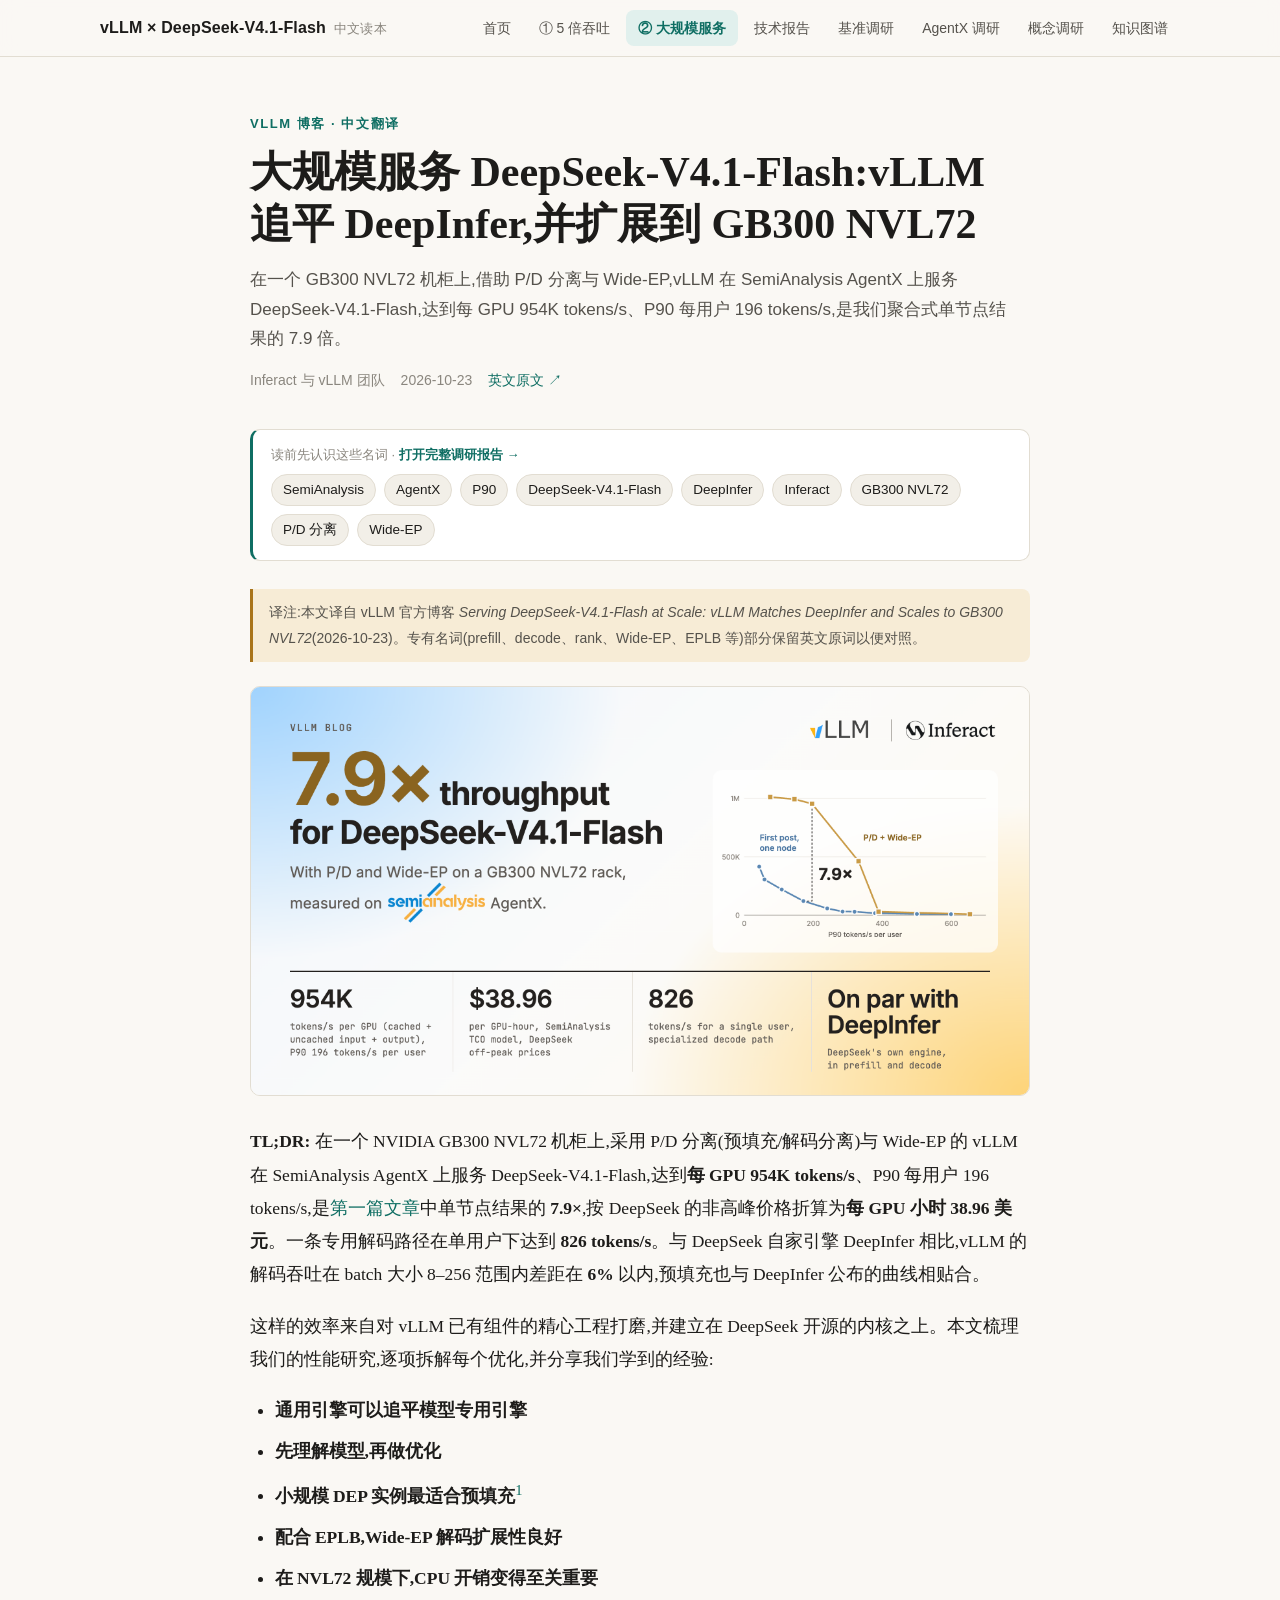
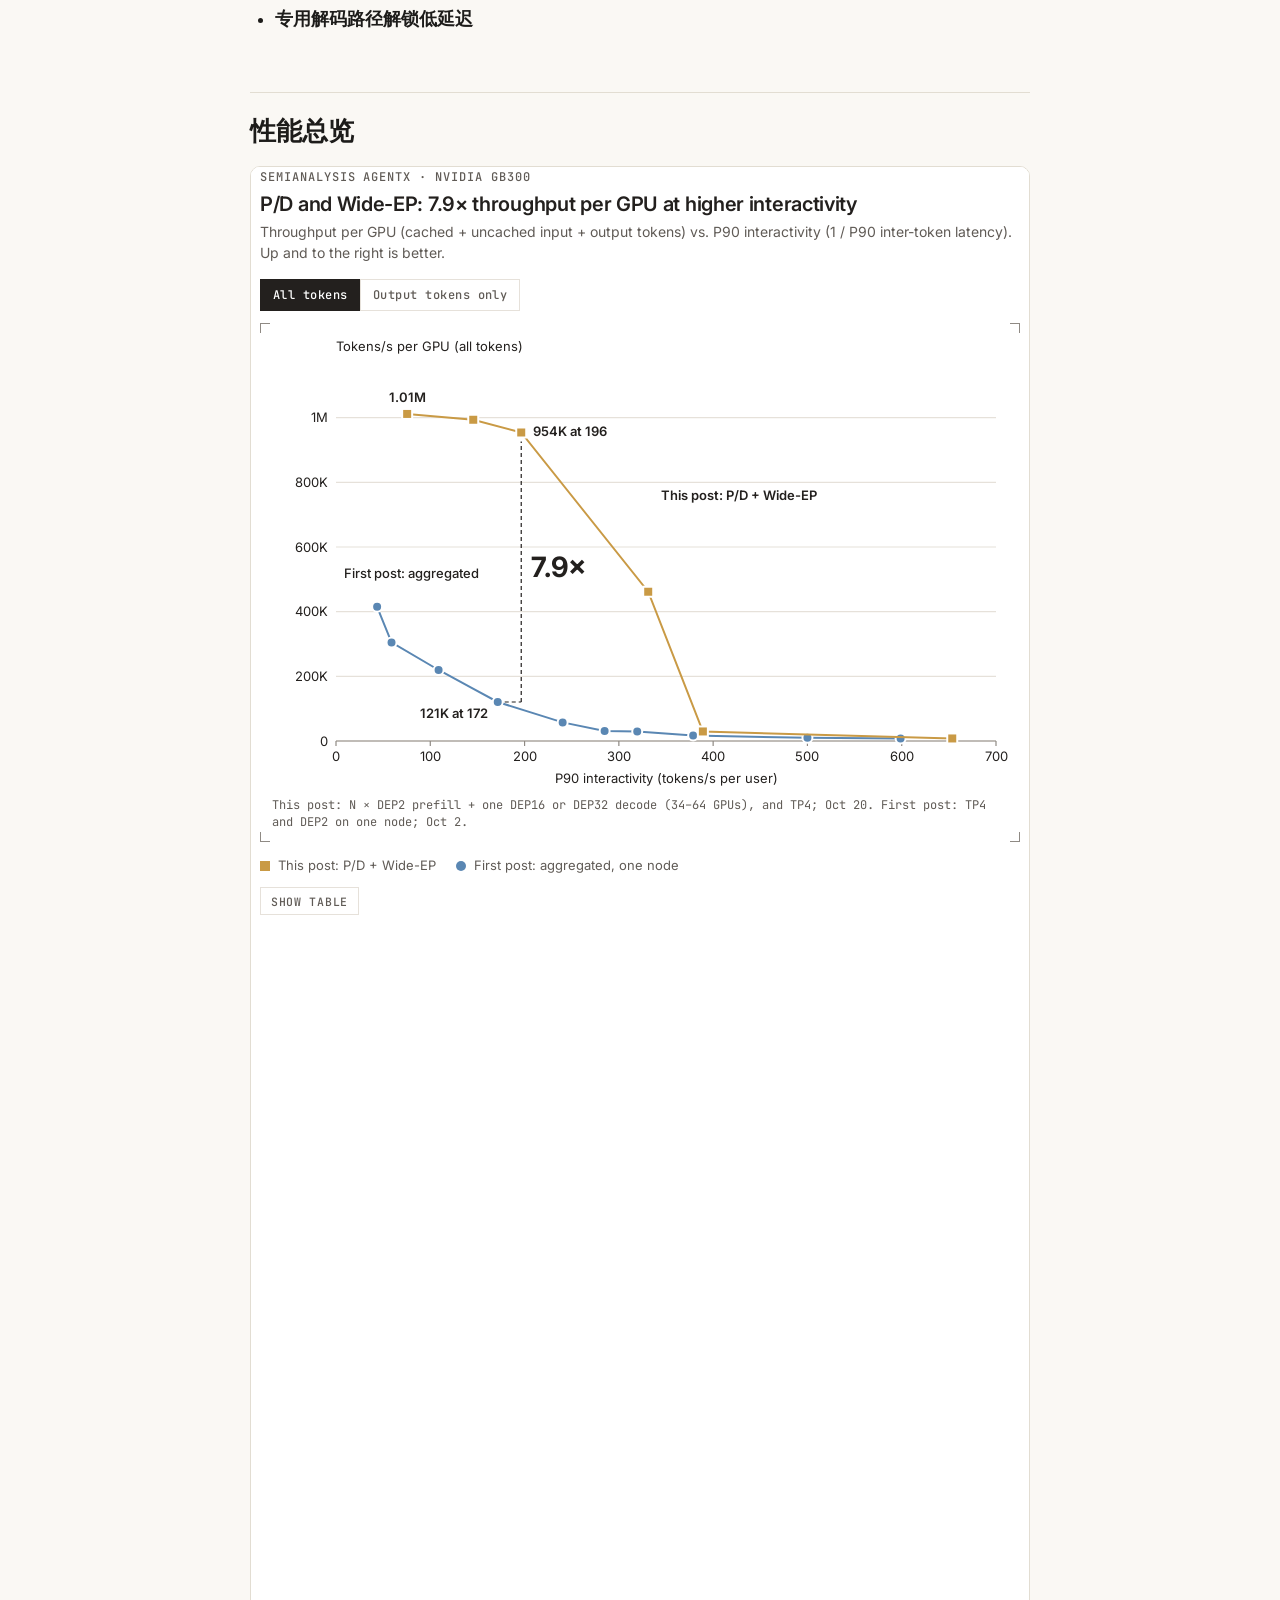
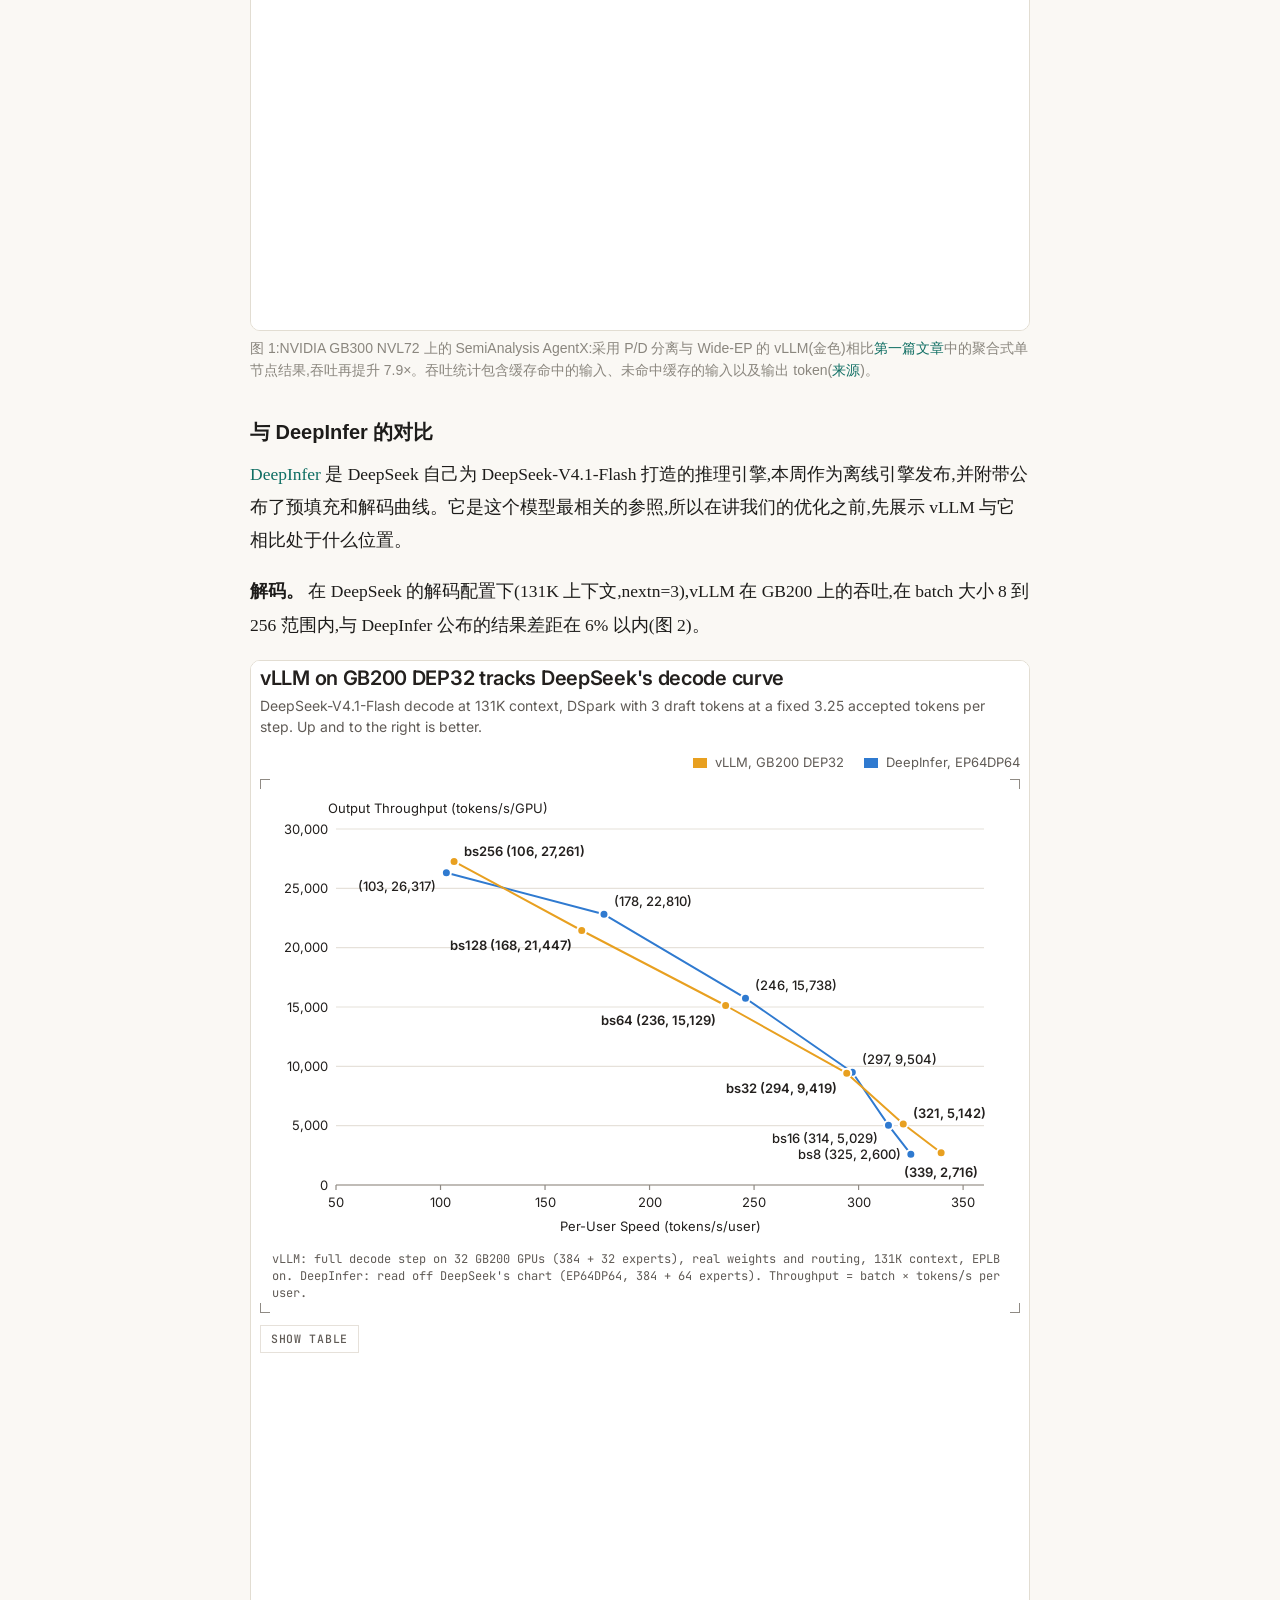
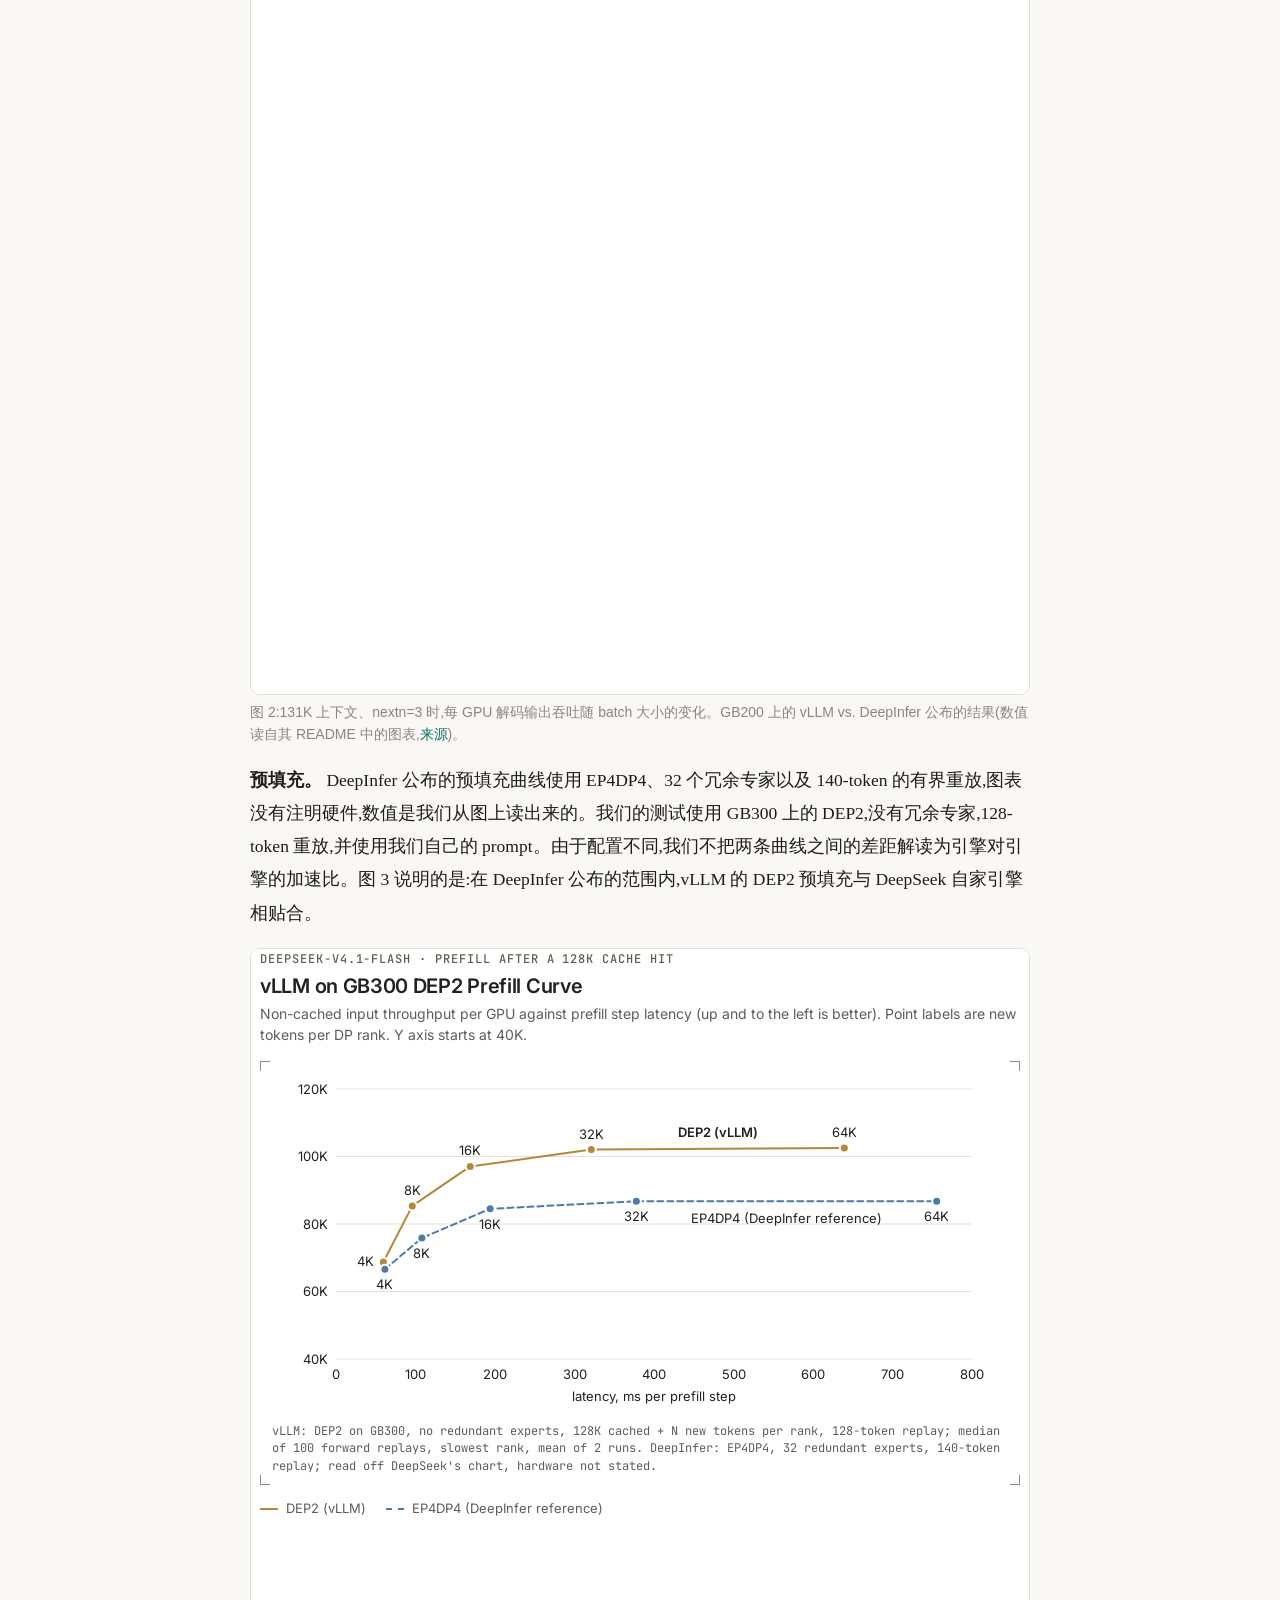
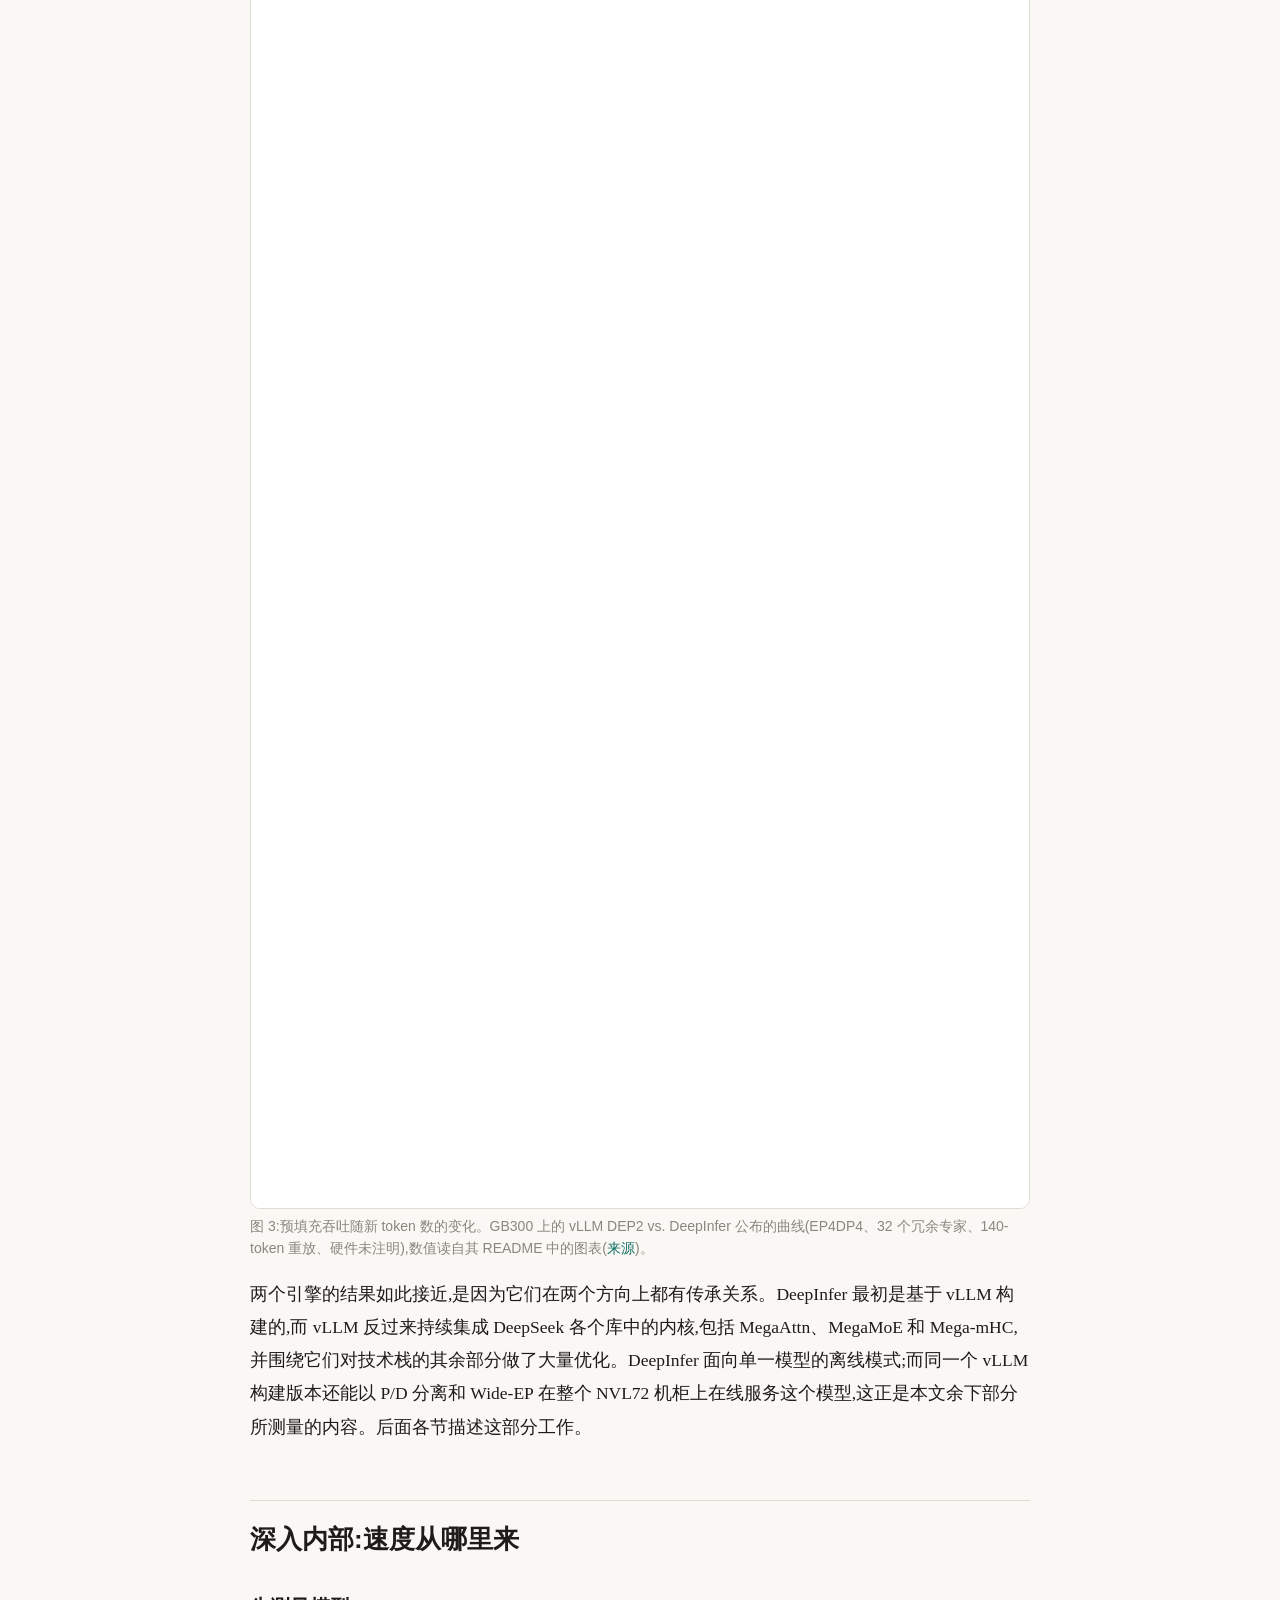
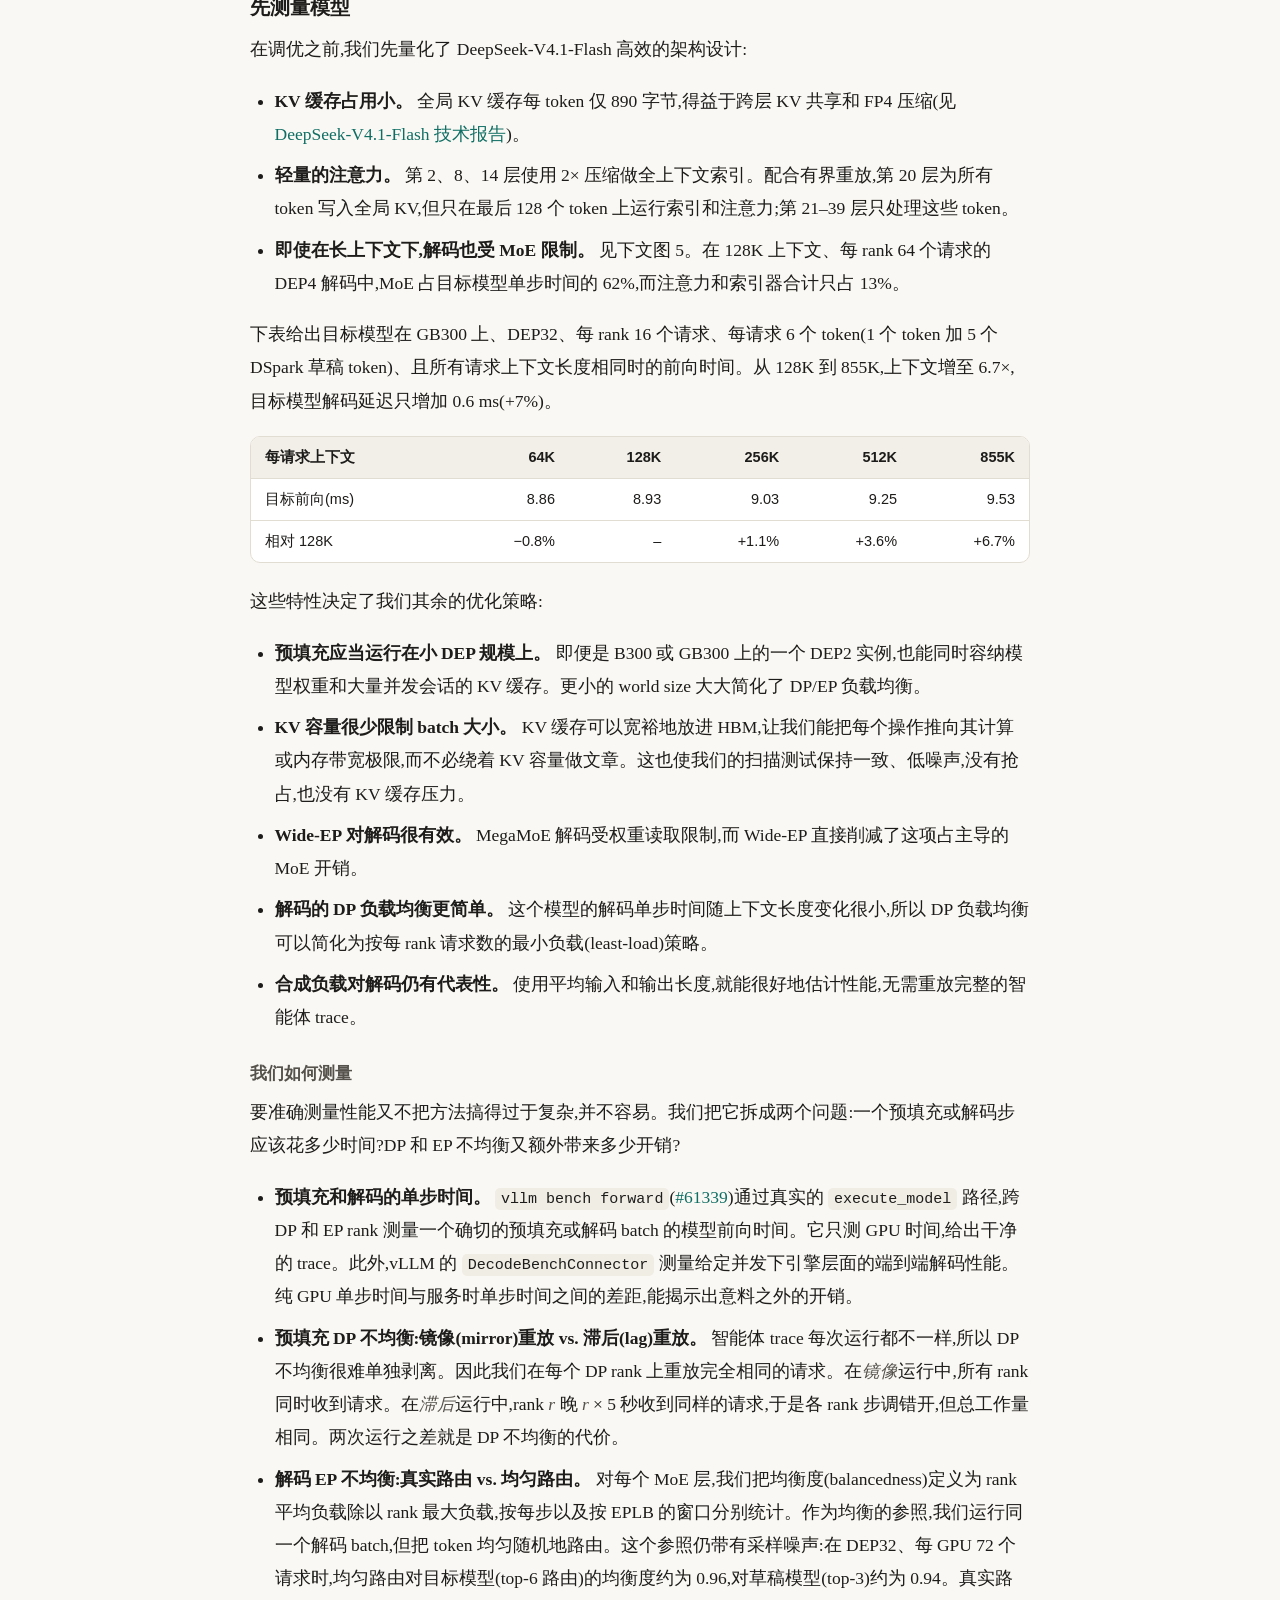
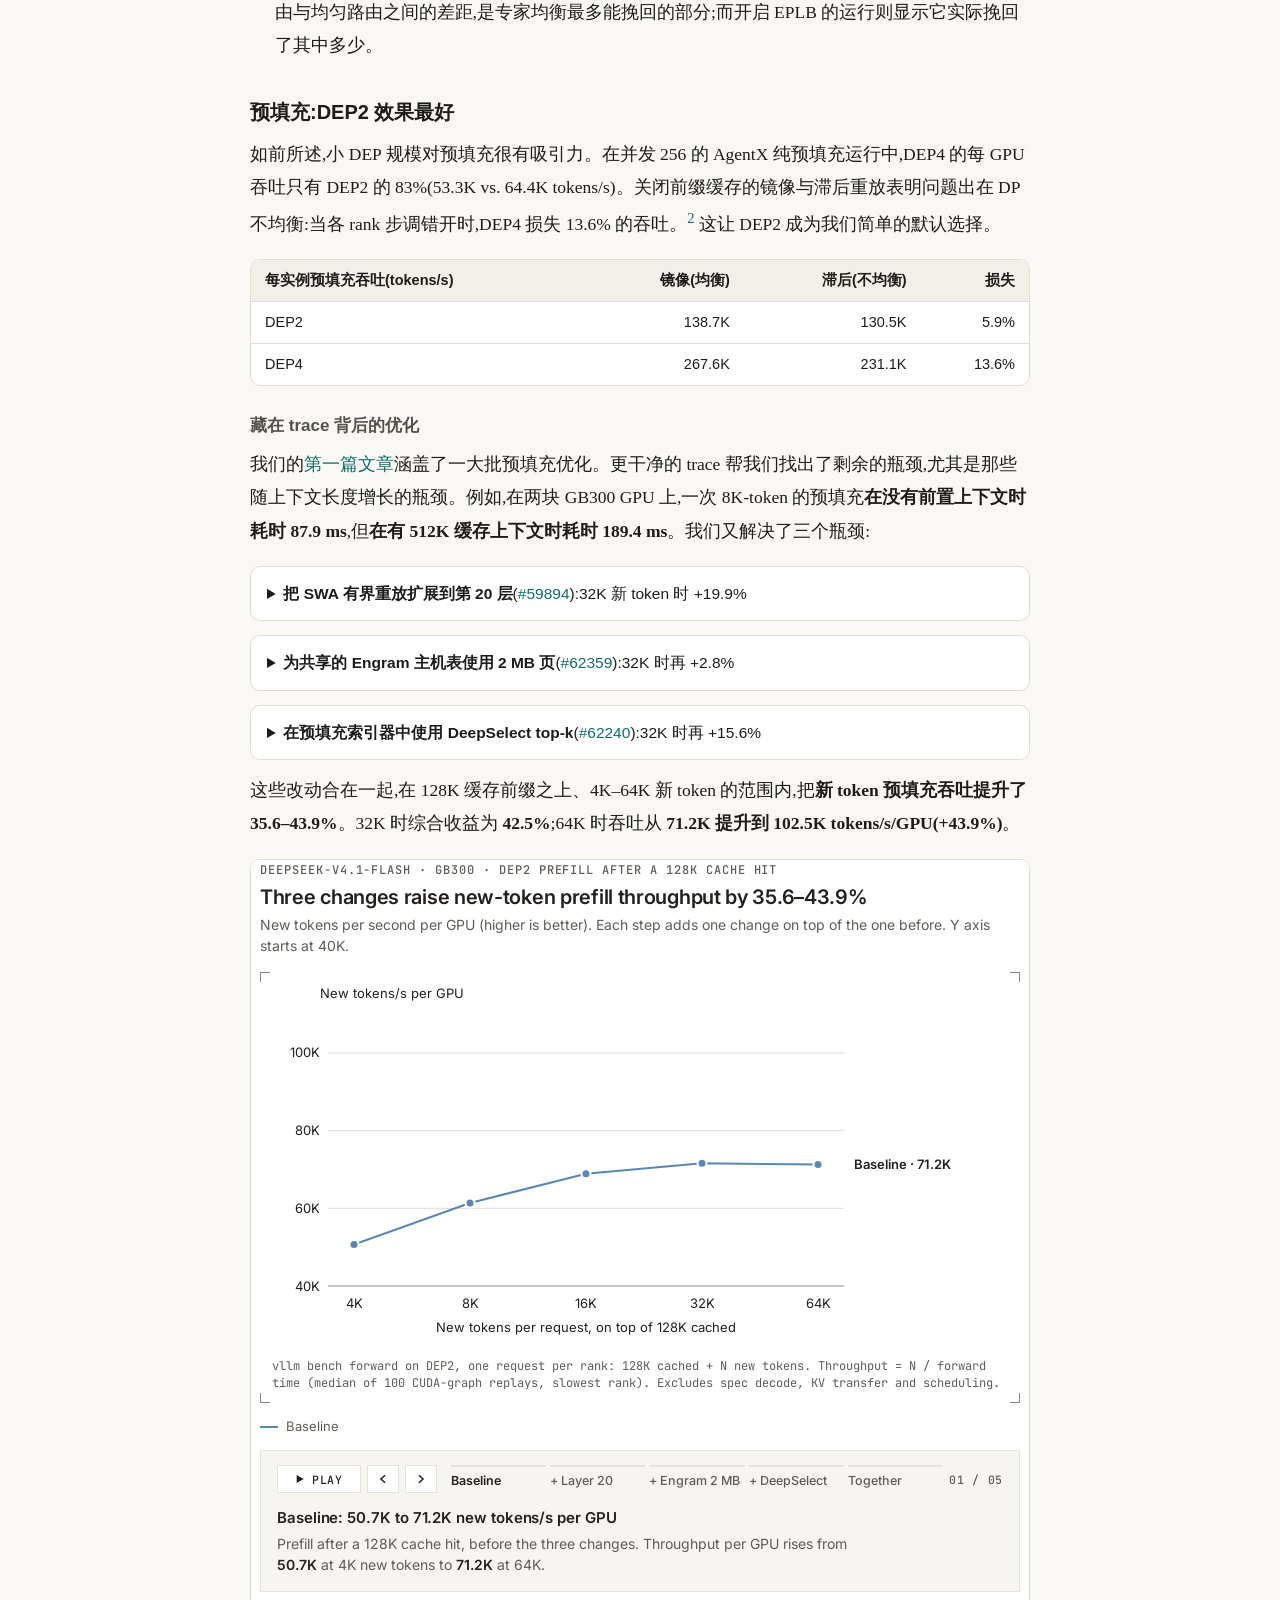
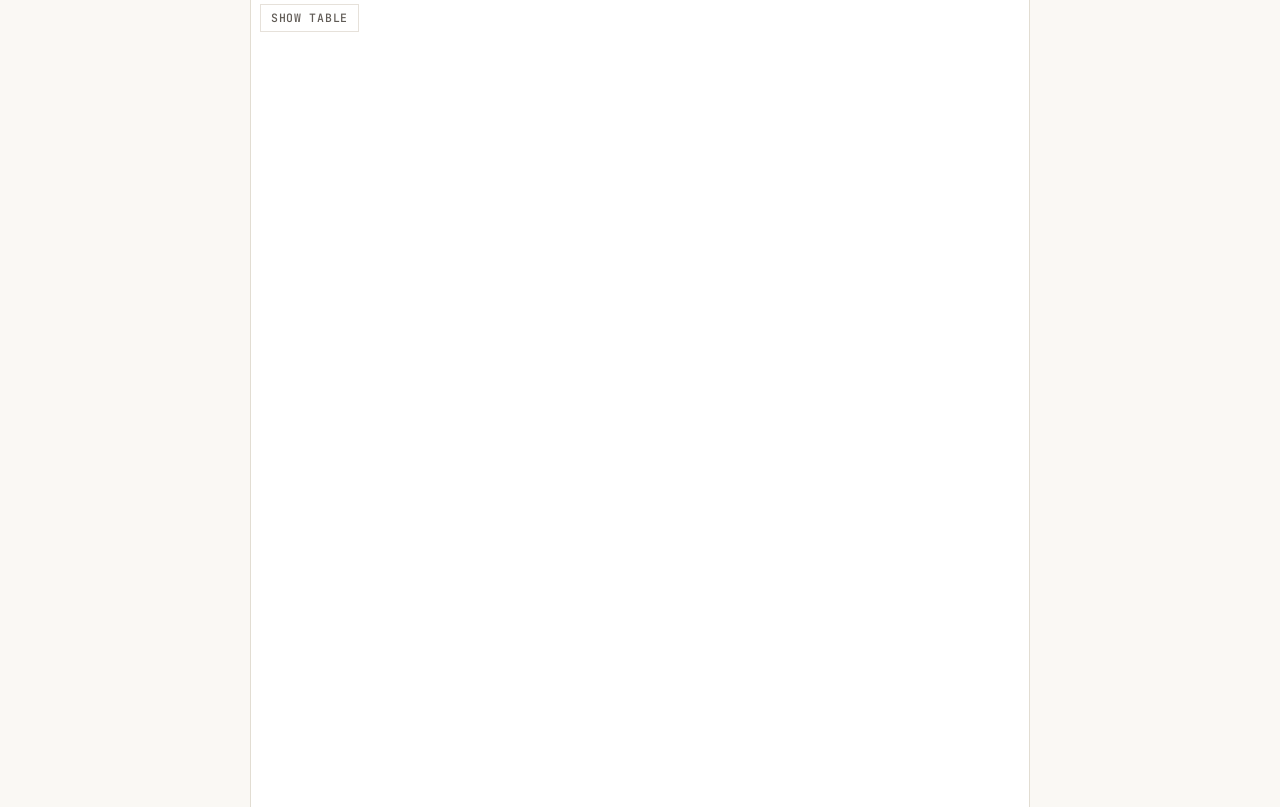
<file: post-2.html>
<!doctype html>
<html lang="zh-CN">
<head>
<meta charset="utf-8">
<meta name="viewport" content="width=device-width, initial-scale=1">
<title>大规模服务 DeepSeek-V4.1-Flash:vLLM 追平 DeepInfer,并扩展到 GB300 NVL72</title>
<link rel="stylesheet" href="assets/style.css">
</head>
<body>
<header class="nav"><div class="nav-inner"><a class="brand" href="index.html">vLLM × DeepSeek-V4.1-Flash<small>中文读本</small></a><nav class="nav-links"><a href="index.html">首页</a><a href="post-1.html">① 5 倍吞吐</a><a href="post-2.html" class="on">② 大规模服务</a><a href="report.html">技术报告</a><a href="benchmarks.html">基准调研</a><a href="agentx.html">AgentX 调研</a><a href="research.html">概念调研</a><a href="graph.html">知识图谱</a></nav></div></header>
<main class="wrap narrow">
<div class="hero">
  <div class="eyebrow">vLLM 博客 · 中文翻译</div>
  <h1>大规模服务 DeepSeek-V4.1-Flash:vLLM 追平 DeepInfer,并扩展到 GB300 NVL72</h1>
  <p class="lead">在一个 GB300 NVL72 机柜上,借助 P/D 分离与 Wide-EP,vLLM 在 SemiAnalysis AgentX 上服务 DeepSeek-V4.1-Flash,达到每 GPU 954K tokens/s、P90 每用户 196 tokens/s,是我们聚合式单节点结果的 7.9 倍。</p>
  <div class="meta"><span>Inferact 与 vLLM 团队</span><span>2026-10-23</span>
  <a href="https://vllm.ai/blog/2026-10-23-deepseek-v41-flash-pd-wide-ep" target="_blank" rel="noopener">英文原文 ↗</a></div>
</div>
<aside class="concepts"><div class="label">读前先认识这些名词 · <a href="research.html">打开完整调研报告 →</a></div><div class="chips"><a class="chip" href="research.html#semianalysis">SemiAnalysis</a><a class="chip" href="research.html#agentx">AgentX</a><a class="chip" href="research.html#p90">P90</a><a class="chip" href="research.html#deepseek-v41-flash">DeepSeek-V4.1-Flash</a><a class="chip" href="research.html#deepinfer">DeepInfer</a><a class="chip" href="research.html#inferact">Inferact</a><a class="chip" href="research.html#gb300-nvl72">GB300 NVL72</a><a class="chip" href="research.html#pd-disaggregation">P/D 分离</a><a class="chip" href="research.html#wide-ep">Wide-EP</a></div></aside>
<article class="article">
<blockquote>
<p>译注:本文译自 vLLM 官方博客 <em>Serving DeepSeek-V4.1-Flash at Scale: vLLM Matches DeepInfer and Scales to GB300 NVL72</em>(2026-10-23)。专有名词(prefill、decode、rank、Wide-EP、EPLB 等)部分保留英文原词以便对照。</p>
</blockquote>
<p align="center">
<img src="assets/figures/2026-10-23-deepseek-v41-flash-pd-wide-ep/hero.png" alt="在 GB300 NVL72 机柜上借助 P/D 与 Wide-EP,DeepSeek-V4.1-Flash 吞吐提升 7.9 倍,基于 SemiAnalysis AgentX 测得,并与 DeepInfer 持平" width="100%">
</p>

<p><strong>TL;DR:</strong> 在一个 NVIDIA GB300 NVL72 机柜上,采用 P/D 分离(预填充/解码分离)与 Wide-EP 的 vLLM 在 SemiAnalysis AgentX 上服务 DeepSeek-V4.1-Flash,达到<strong>每 GPU 954K tokens/s</strong>、P90 每用户 196 tokens/s,是<a href="post-1.html">第一篇文章</a>中单节点结果的 <strong>7.9×</strong>,按 DeepSeek 的非高峰价格折算为<strong>每 GPU 小时 38.96 美元</strong>。一条专用解码路径在单用户下达到 <strong>826 tokens/s</strong>。与 DeepSeek 自家引擎 DeepInfer 相比,vLLM 的解码吞吐在 batch 大小 8–256 范围内差距在 <strong>6%</strong> 以内,预填充也与 DeepInfer 公布的曲线相贴合。</p>
<p>这样的效率来自对 vLLM 已有组件的精心工程打磨,并建立在 DeepSeek 开源的内核之上。本文梳理我们的性能研究,逐项拆解每个优化,并分享我们学到的经验:</p>
<ul>
<li><strong>通用引擎可以追平模型专用引擎</strong></li>
<li><strong>先理解模型,再做优化</strong></li>
<li><strong>小规模 DEP 实例最适合预填充</strong><sup id="fnref:terms"><a class="footnote-ref" href="#fn:terms">1</a></sup></li>
<li><strong>配合 EPLB,Wide-EP 解码扩展性良好</strong></li>
<li><strong>在 NVL72 规模下,CPU 开销变得至关重要</strong></li>
<li><strong>专用解码路径解锁低延迟</strong></li>
</ul>
<h2>性能总览</h2>
<iframe class="vllm-embed" src="assets/interactive_pages/dsv41-pd-agentx-curve.html" title="NVIDIA GB300 NVL72 上的 SemiAnalysis AgentX:P/D 与 Wide-EP vs. 聚合式单节点结果" loading="lazy" scrolling="no" style="display: block; width: 100%; height: 720px; border: 0; overflow: hidden;"></iframe>

<p><em>图 1:NVIDIA GB300 NVL72 上的 SemiAnalysis AgentX:采用 P/D 分离与 Wide-EP 的 vLLM(金色)相比<a href="post-1.html">第一篇文章</a>中的聚合式单节点结果,吞吐再提升 7.9×。吞吐统计包含缓存命中的输入、未命中缓存的输入以及输出 token(<a href="https://inferencex.semianalysis.com/inference/deepseek-v41-flash?i_xmode=interactivity&amp;i_seq=agentic-traces&amp;g_model=DeepSeek-V4.1-Flash&amp;i_best=0&amp;i_active=gb300_dynamo-vllm" target="_blank" rel="noopener">来源</a>)。</em></p>
<h3>与 DeepInfer 的对比</h3>
<p><a href="https://github.com/deepseek-ai/DeepInfer" target="_blank" rel="noopener">DeepInfer</a> 是 DeepSeek 自己为 DeepSeek-V4.1-Flash 打造的推理引擎,本周作为离线引擎发布,并附带公布了预填充和解码曲线。它是这个模型最相关的参照,所以在讲我们的优化之前,先展示 vLLM 与它相比处于什么位置。</p>
<p><strong>解码。</strong> 在 DeepSeek 的解码配置下(131K 上下文,nextn=3),vLLM 在 GB200 上的吞吐,在 batch 大小 8 到 256 范围内,与 DeepInfer 公布的结果差距在 6% 以内(图 2)。</p>
<iframe class="vllm-embed" src="assets/interactive_pages/dsv41-pd-decode-vs-deepinfer.html" title="GB200 DEP32 上的 vLLM 贴合 DeepSeek 的解码曲线" loading="lazy" scrolling="no" style="display: block; width: 100%; height: 720px; border: 0; overflow: hidden;"></iframe>

<p><em>图 2:131K 上下文、nextn=3 时,每 GPU 解码输出吞吐随 batch 大小的变化。GB200 上的 vLLM vs. DeepInfer 公布的结果(数值读自其 README 中的图表,<a href="https://github.com/deepseek-ai/DeepInfer" target="_blank" rel="noopener">来源</a>)。</em></p>
<p><strong>预填充。</strong> DeepInfer 公布的预填充曲线使用 EP4DP4、32 个冗余专家以及 140-token 的有界重放,图表没有注明硬件,数值是我们从图上读出来的。我们的测试使用 GB300 上的 DEP2,没有冗余专家,128-token 重放,并使用我们自己的 prompt。由于配置不同,我们不把两条曲线之间的差距解读为引擎对引擎的加速比。图 3 说明的是:在 DeepInfer 公布的范围内,vLLM 的 DEP2 预填充与 DeepSeek 自家引擎相贴合。</p>
<iframe class="vllm-embed" src="assets/interactive_pages/dsv41-pd-prefill-vs-deepinfer.html" title="预填充曲线:vLLM DEP2 vs. DeepInfer EP4DP4" loading="lazy" scrolling="no" style="display: block; width: 100%; height: 720px; border: 0; overflow: hidden;"></iframe>

<p><em>图 3:预填充吞吐随新 token 数的变化。GB300 上的 vLLM DEP2 vs. DeepInfer 公布的曲线(EP4DP4、32 个冗余专家、140-token 重放、硬件未注明),数值读自其 README 中的图表(<a href="https://github.com/deepseek-ai/DeepInfer" target="_blank" rel="noopener">来源</a>)。</em></p>
<p>两个引擎的结果如此接近,是因为它们在两个方向上都有传承关系。DeepInfer 最初是基于 vLLM 构建的,而 vLLM 反过来持续集成 DeepSeek 各个库中的内核,包括 MegaAttn、MegaMoE 和 Mega-mHC,并围绕它们对技术栈的其余部分做了大量优化。DeepInfer 面向单一模型的离线模式;而同一个 vLLM 构建版本还能以 P/D 分离和 Wide-EP 在整个 NVL72 机柜上在线服务这个模型,这正是本文余下部分所测量的内容。后面各节描述这部分工作。</p>
<h2>深入内部:速度从哪里来</h2>
<h3>先测量模型</h3>
<p>在调优之前,我们先量化了 DeepSeek-V4.1-Flash 高效的架构设计:</p>
<ul>
<li><strong>KV 缓存占用小。</strong> 全局 KV 缓存每 token 仅 890 字节,得益于跨层 KV 共享和 FP4 压缩(见 <a href="https://arxiv.org/abs/2609.19969" target="_blank" rel="noopener">DeepSeek-V4.1-Flash 技术报告</a>)。</li>
<li><strong>轻量的注意力。</strong> 第 2、8、14 层使用 2× 压缩做全上下文索引。配合有界重放,第 20 层为所有 token 写入全局 KV,但只在最后 128 个 token 上运行索引和注意力;第 21–39 层只处理这些 token。</li>
<li><strong>即使在长上下文下,解码也受 MoE 限制。</strong> 见下文图 5。在 128K 上下文、每 rank 64 个请求的 DEP4 解码中,MoE 占目标模型单步时间的 62%,而注意力和索引器合计只占 13%。</li>
</ul>
<p>下表给出目标模型在 GB300 上、DEP32、每 rank 16 个请求、每请求 6 个 token(1 个 token 加 5 个 DSpark 草稿 token)、且所有请求上下文长度相同时的前向时间。从 128K 到 855K,上下文增至 6.7×,目标模型解码延迟只增加 0.6 ms(+7%)。</p>
<div class="table-scroll"><table>
<thead>
<tr>
<th>每请求上下文</th>
<th style="text-align: right;">64K</th>
<th style="text-align: right;">128K</th>
<th style="text-align: right;">256K</th>
<th style="text-align: right;">512K</th>
<th style="text-align: right;">855K</th>
</tr>
</thead>
<tbody>
<tr>
<td>目标前向(ms)</td>
<td style="text-align: right;">8.86</td>
<td style="text-align: right;">8.93</td>
<td style="text-align: right;">9.03</td>
<td style="text-align: right;">9.25</td>
<td style="text-align: right;">9.53</td>
</tr>
<tr>
<td>相对 128K</td>
<td style="text-align: right;">−0.8%</td>
<td style="text-align: right;">–</td>
<td style="text-align: right;">+1.1%</td>
<td style="text-align: right;">+3.6%</td>
<td style="text-align: right;">+6.7%</td>
</tr>
</tbody>
</table></div>
<p>这些特性决定了我们其余的优化策略:</p>
<ul>
<li><strong>预填充应当运行在小 DEP 规模上。</strong> 即便是 B300 或 GB300 上的一个 DEP2 实例,也能同时容纳模型权重和大量并发会话的 KV 缓存。更小的 world size 大大简化了 DP/EP 负载均衡。</li>
<li><strong>KV 容量很少限制 batch 大小。</strong> KV 缓存可以宽裕地放进 HBM,让我们能把每个操作推向其计算或内存带宽极限,而不必绕着 KV 容量做文章。这也使我们的扫描测试保持一致、低噪声,没有抢占,也没有 KV 缓存压力。</li>
<li><strong>Wide-EP 对解码很有效。</strong> MegaMoE 解码受权重读取限制,而 Wide-EP 直接削减了这项占主导的 MoE 开销。</li>
<li><strong>解码的 DP 负载均衡更简单。</strong> 这个模型的解码单步时间随上下文长度变化很小,所以 DP 负载均衡可以简化为按每 rank 请求数的最小负载(least-load)策略。</li>
<li><strong>合成负载对解码仍有代表性。</strong> 使用平均输入和输出长度,就能很好地估计性能,无需重放完整的智能体 trace。</li>
</ul>
<h4>我们如何测量</h4>
<p>要准确测量性能又不把方法搞得过于复杂,并不容易。我们把它拆成两个问题:一个预填充或解码步应该花多少时间?DP 和 EP 不均衡又额外带来多少开销?</p>
<ul>
<li><strong>预填充和解码的单步时间。</strong> <code>vllm bench forward</code>(<a href="https://github.com/vllm-project/vllm/pull/61339" target="_blank" rel="noopener">#61339</a>)通过真实的 <code>execute_model</code> 路径,跨 DP 和 EP rank 测量一个确切的预填充或解码 batch 的模型前向时间。它只测 GPU 时间,给出干净的 trace。此外,vLLM 的 <code>DecodeBenchConnector</code> 测量给定并发下引擎层面的端到端解码性能。纯 GPU 单步时间与服务时单步时间之间的差距,能揭示出意料之外的开销。</li>
<li><strong>预填充 DP 不均衡:镜像(mirror)重放 vs. 滞后(lag)重放。</strong> 智能体 trace 每次运行都不一样,所以 DP 不均衡很难单独剥离。因此我们在每个 DP rank 上重放完全相同的请求。在<em>镜像</em>运行中,所有 rank 同时收到请求。在<em>滞后</em>运行中,rank <em>r</em> 晚 <em>r</em> × 5 秒收到同样的请求,于是各 rank 步调错开,但总工作量相同。两次运行之差就是 DP 不均衡的代价。</li>
<li><strong>解码 EP 不均衡:真实路由 vs. 均匀路由。</strong> 对每个 MoE 层,我们把均衡度(balancedness)定义为 rank 平均负载除以 rank 最大负载,按每步以及按 EPLB 的窗口分别统计。作为均衡的参照,我们运行同一个解码 batch,但把 token 均匀随机地路由。这个参照仍带有采样噪声:在 DEP32、每 GPU 72 个请求时,均匀路由对目标模型(top-6 路由)的均衡度约为 0.96,对草稿模型(top-3)约为 0.94。真实路由与均匀路由之间的差距,是专家均衡最多能挽回的部分;而开启 EPLB 的运行则显示它实际挽回了其中多少。</li>
</ul>
<h3>预填充:DEP2 效果最好</h3>
<p>如前所述,小 DEP 规模对预填充很有吸引力。在并发 256 的 AgentX 纯预填充运行中,DEP4 的每 GPU 吞吐只有 DEP2 的 83%(53.3K vs. 64.4K tokens/s)。关闭前缀缓存的镜像与滞后重放表明问题出在 DP 不均衡:当各 rank 步调错开时,DEP4 损失 13.6% 的吞吐。<sup id="fnref:earlier-build"><a class="footnote-ref" href="#fn:earlier-build">2</a></sup> 这让 DEP2 成为我们简单的默认选择。</p>
<div class="table-scroll"><table>
<thead>
<tr>
<th>每实例预填充吞吐(tokens/s)</th>
<th style="text-align: right;">镜像(均衡)</th>
<th style="text-align: right;">滞后(不均衡)</th>
<th style="text-align: right;">损失</th>
</tr>
</thead>
<tbody>
<tr>
<td>DEP2</td>
<td style="text-align: right;">138.7K</td>
<td style="text-align: right;">130.5K</td>
<td style="text-align: right;">5.9%</td>
</tr>
<tr>
<td>DEP4</td>
<td style="text-align: right;">267.6K</td>
<td style="text-align: right;">231.1K</td>
<td style="text-align: right;">13.6%</td>
</tr>
</tbody>
</table></div>
<h4>藏在 trace 背后的优化</h4>
<p>我们的<a href="post-1.html">第一篇文章</a>涵盖了一大批预填充优化。更干净的 trace 帮我们找出了剩余的瓶颈,尤其是那些随上下文长度增长的瓶颈。例如,在两块 GB300 GPU 上,一次 8K-token 的预填充<strong>在没有前置上下文时耗时 87.9 ms</strong>,但<strong>在有 512K 缓存上下文时耗时 189.4 ms</strong>。我们又解决了三个瓶颈:</p>
<details>
<summary><strong>把 SWA 有界重放扩展到第 20 层</strong>(<a href="https://github.com/vllm-project/vllm/pull/59894" target="_blank" rel="noopener">#59894</a>):32K 新 token 时 +19.9%</summary>
<p>SWA 有界重放已经把第 21–39 层限制在最后 128 个 token 上。此前,第 20 层仍然在所有新 token 上执行索引器计算。现在它为所有新 token 写入 KV,但其余计算只在 128-token 的重放 batch 上运行。这使预填充吞吐<strong>在 32K 新 token 时提升 19.9%</strong>,收益从 4K 时的 10.1% 递增到 64K 时的 23.1%。</p>
</details>
<details>
<summary><strong>为共享的 Engram 主机表使用 2 MB 页</strong>(<a href="https://github.com/vllm-project/vllm/pull/62359" target="_blank" rel="noopener">#62359</a>):32K 时再 +2.8%</summary>
<p>Engram 对跨 DP rank 共享的主机表做随机读取。此前的 <code>/dev/shm</code> 映射使用 64 KB 的 GPU 页,导致频繁的 GPU TLB 未命中。把这些表迁移到 host-NUMA cuMem 分配后,可以使用 2 MB 的 GPU 页,使预填充吞吐<strong>在 32K 新 token 时再提升 2.8%</strong>。</p>
</details>
<details>
<summary><strong>在预填充索引器中使用 DeepSelect top-k</strong>(<a href="https://github.com/vllm-project/vllm/pull/62240" target="_blank" rel="noopener">#62240</a>):32K 时再 +15.6%</summary>
<p>预填充索引器现在使用 DeepSelect 对候选块排序,与解码路径保持一致。它的收益随被排序的 key 数量增长,使预填充吞吐<strong>在 32K 新 token 时再提升 15.6%</strong>,64K 时提升 15.2%。</p>
</details>
<p>这些改动合在一起,在 128K 缓存前缀之上、4K–64K 新 token 的范围内,把<strong>新 token 预填充吞吐提升了 35.6–43.9%</strong>。32K 时综合收益为 <strong>42.5%</strong>;64K 时吞吐从 <strong>71.2K 提升到 102.5K tokens/s/GPU(+43.9%)</strong>。</p>
<iframe class="vllm-embed" src="assets/interactive_pages/dsv41-pd-prefill-ablation.html" title="128K 缓存命中后 DEP2 上的预填充收益" loading="lazy" scrolling="no" style="display: block; width: 100%; height: 720px; border: 0; overflow: hidden;"></iframe>

<p><em>图 4:128K 缓存命中后,DEP2 上每 GPU 的新 token 预填充吞吐,依次加入第 20 层重放、Engram 2 MB 页和 DeepSelect top-k。</em></p>
<h3>解码:扩展 Wide-EP,并用 EPLB 均衡专家</h3>
<p>在解码侧,Wide-EP 配合 EPLB 是一种成熟的做法,<a href="https://github.com/deepseek-ai/open-infra-index/blob/main/202502OpenSourceWeek/day_6_one_more_thing_deepseekV3R1_inference_system_overview.md" target="_blank" rel="noopener">DeepSeek 的推理系统概览</a>中有所描述。vLLM 支持这两者已有一段时间(见我们的<a href="https://vllm.ai/blog/2025-12-17-large-scale-serving#wide-ep" target="_blank" rel="noopener">大规模服务文章</a>),我们发现它们依然好用。本节聚焦于我们的新发现和经验教训。</p>
<h4>Wide-EP 的扩展性</h4>
<p>我们在 128K 上下文、每 GPU 64 个请求的条件下,测量了从 DEP4 到 DEP32 的解码扩展性(开启 EPLB,见下一节)。随着每个 rank 持有的专家变少,目标模型的 MegaMoE 时间从 13.4 ms 降到 6.0 ms,而其余工作保持在 10 ms 左右。因此,每 GPU 吞吐的收益逐渐递减。到 DEP32 时,草稿模型的通信开销也开始抵消更宽并行带来的好处。</p>
<iframe class="vllm-embed" src="assets/interactive_pages/dsv41-pd-wide-ep-scaling.html" title="GB200 上从 DEP4 到 DEP32 的解码单步时间分解" loading="lazy" scrolling="no" style="display: block; width: 100%; height: 720px; border: 0; overflow: hidden;"></iframe>

<p><em>图 5:NVIDIA GB200 上、128K 上下文、每 GPU 64 个请求时,从 DEP4 到 DEP32 每 rank 的解码单步时间,以及每 GPU 的输出吞吐。</em></p>
<h4>EPLB</h4>
<p>我们让 EPLB 每 3,000 步重新排布一次专家,依据是此前 1,000 步的负载。EPLB 把目标模型的均衡度从 0.35 提高到 0.94,把草稿模型的均衡度从 0.21 提高到 0.89,分别挽回了与均匀路由之间差距的约 97% 和 93%。</p>
<iframe class="vllm-embed" src="assets/interactive_pages/dsv41-pd-eplb.html" title="宽 EP 下的 EPLB:均衡度、单步时间与吞吐" loading="lazy" scrolling="no" style="display: block; width: 100%; height: 720px; border: 0; overflow: hidden;"></iframe>

<p><em>图 6:GB300 NVL72 上的解码,分别为关闭 EPLB、仅对目标模型开启 EPLB、对目标模型和 DSpark 草稿模型都开启 EPLB。各标签页展示每步的均衡度、DEP32 下每步的时间分解,以及吞吐(三次运行的均值;误差条表示范围)。</em></p>
<p>有两项改动让这一切得以奏效。<a href="https://github.com/vllm-project/vllm/pull/62009" target="_blank" rel="noopener">#62009</a> 引入了基于 NVLink 的 <code>symm_mem</code> 后端,能在不停止解码的情况下,在一秒之内完成整个 DEP32 的再均衡;它还把 EPLB 的副本映射和负载记录融合进 MegaMoE 内核(每步节省约 0.2 ms),并从解码循环中去掉了主机同步。<a href="https://github.com/vllm-project/vllm/pull/61395" target="_blank" rel="noopener">#61395</a> 让 EPLB 支持异构的目标模型和草稿模型。DSpark 草稿模型有 128 个路由专家、采用 top-3 路由,而目标模型有 384 个、采用 top-6,所以 EPLB 为每个模型分别跟踪专家放置和负载,并对两者都做再均衡。</p>
<h3>克服高速大规模解码中的 CPU 开销</h3>
<p>Wide-EP 解码在每一层都要同步所有 rank,所以一个慢 rank 就会拖住整个实例。异步调度在小规模下能很好地隐藏 CPU 开销,但 rank 变多会从两方面让这件事更难:GPU 单步变短,留给 CPU 工作的余量更少;同时某个 rank 掉队的概率也更高。</p>
<p>在实践中,我们观察到未经优化的 DEP32 比 DEP16 还慢(每步 17.57 ms vs. 13.84 ms),尽管它的 GPU 执行快了 1.1 ms。下表列出我们找到的每一个原因,按影响大小排序。各项效果来自不同的配置,所以每一行都给出了各自的配置。</p>
<details>
<summary>展开查看原因、修复及其效果</summary>
<div class="table-scroll"><table>
<thead>
<tr>
<th>原因</th>
<th>修复</th>
<th>PR</th>
<th>效果</th>
<th>配置</th>
</tr>
</thead>
<tbody>
<tr>
<td>KV 读取在解码 worker 线程上同步发起</td>
<td>采用 UCX scatter-gather 的 NIXL push;把打包的 KV 行作为一个 NIXL region 发送</td>
<td><a href="https://vllm.ai/blog/2026-10-14-nixl-push-connector" target="_blank" rel="noopener">NIXL push connector</a>、<a href="https://github.com/vllm-project/vllm/pull/61121" target="_blank" rel="noopener">#61121</a></td>
<td>每 GPU 141K → 440K tokens/s;P90 每用户约 40 → 159 tokens/s</td>
<td>GB300,8P1D,并发 3,072</td>
</tr>
<tr>
<td>Gloo all-reduce 延迟随 rank 数线性增长</td>
<td>递归倍增(recursive-doubling)CPU all-reduce</td>
<td><a href="https://github.com/vllm-project/vllm/pull/61767" target="_blank" rel="noopener">#61767</a>,基于 <a href="https://github.com/vllm-project/vllm/pull/60267" target="_blank" rel="noopener">#60267</a></td>
<td>DP 同步每步 10.8 → 1.5 ms;单步 16.10 → 13.15 ms</td>
<td>DEP32 解码</td>
</tr>
<tr>
<td>准入(admission)突发:一步之内最多准入 140 个请求</td>
<td>可选开启的上限:每步最多 4 个新的 KV 加载</td>
<td><a href="https://github.com/vllm-project/vllm/pull/61725" target="_blank" rel="noopener">#61725</a></td>
<td>每 GPU 460K → 516K tokens/s;P90 每用户 109 → 153 tokens/s</td>
<td>GB300,7P1D,并发 4,800,同时包含另外两项 CPU 修复</td>
</tr>
<tr>
<td>准入工作量随 prompt 长度增长</td>
<td>把 prompt 作为单个 int32 缓冲区;跳过滑动窗口块表中的空块;分块的 prompt 拷贝内核</td>
<td><a href="https://github.com/vllm-project/vllm/pull/59908" target="_blank" rel="noopener">#59908</a>、<a href="https://github.com/vllm-project/vllm/pull/62702" target="_blank" rel="noopener">#62702</a>、<a href="https://github.com/vllm-project/vllm/pull/61724" target="_blank" rel="noopener">#61724</a>、<a href="https://github.com/vllm-project/vllm/pull/62698" target="_blank" rel="noopener">#62698</a></td>
<td>855K prompt:每次准入的 CPU 时间 38.8 → 6.0 ms</td>
<td>引擎微基准</td>
</tr>
</tbody>
</table></div>
</details>
<h3>低延迟:面向小 batch 的专用解码路径</h3>
<p>我们还扩展了对 DeepSeek-V4.1-Flash 的低延迟内核支持(<a href="https://github.com/vllm-project/vllm/pull/61868" target="_blank" rel="noopener">#61868</a> 和 <a href="https://github.com/vllm-project/vllm/pull/61869" target="_blank" rel="noopener">#61869</a>),延续了<a href="https://vllm.ai/blog/2026-10-16-kimi-k3-megakernel" target="_blank" rel="noopener">上一篇文章</a>中的工作。在真实的 AgentX 会话上,专用解码路径在四块 B300 GPU 上单用户达到 P90 826 tokens/s,比标准解码路径(575)高 44%。</p>
<iframe class="vllm-embed" src="assets/interactive_pages/dsv41-pd-low-latency.html" title="B300 上 TP4、并发 1、8、16 时 SemiAnalysis AgentX 的 P90 交互性,InferenceX #4332 前后对比" loading="lazy" scrolling="no" style="display: block; width: 100%; height: 720px; border: 0; overflow: hidden;"></iframe>

<p><em>图 7:四块 B300 GPU 上 TP4、并发 1、8、16 时的 SemiAnalysis AgentX,<a href="https://github.com/SemiAnalysisAI/InferenceX/pull/4332" target="_blank" rel="noopener">InferenceX #4332</a> 切换到专用解码路径前后的对比。</em></p>
<h2>致谢</h2>
<p>我们要感谢 <strong>DeepSeek</strong> 开源并分享 DeepSeek-V4.1-Flash 及其优化内核,这为本工作奠定了基础;也感谢他们发布 DeepInfer 及其性能结果,为我们提供了一个可供学习和对比的有力参照。我们还要感谢 <strong>SemiAnalysis</strong> 提供 AgentX 基准平台以及各方面的帮助。</p>
<p>我们特别感谢来自 <strong>NVIDIA</strong> 的 <strong>Pei Li、Hanjie Qiu、Lisa Wang、Yaoyao Ding、Rohit Nagraj 和 Xin Li</strong>,感谢他们在性能优化上的紧密协作、对 vLLM 和 Dynamo 的持续支持,以及在 AgentX 提交上的协助。我们也感谢来自 <strong>vLLM 社区</strong>的 <strong>Canlin Guo</strong> 贡献的宝贵预填充优化。</p>
<p>本工作由 <strong>Inferact</strong> 主导。</p>
<script>
(function () {
  // Resize embedded interactive figures to their content height (they post it when framed).
  window.addEventListener('message', function (event) {
    var d = event.data;
    if (!d || d.type !== 'vllm-embed-resize' || typeof d.height !== 'number') return;
    var frames = document.querySelectorAll('iframe.vllm-embed');
    for (var i = 0; i < frames.length; i++) {
      if (frames[i].contentWindow === event.source) {
        frames[i].style.height = Math.ceil(d.height) + 'px';
      }
    }
  });
})();
</script>

<div class="footnote">
<hr />
<ol>
<li id="fn:terms">
<p>DEP<em>n</em> 指在 <em>n</em> 块 GPU 上做数据并行(DP)注意力加专家并行(EP)。目标前向(target forward)是主模型在每个解码步的完整前向过程,用于验证草稿 token 并产生输出;草稿前向(draft forward)是 DSpark 草稿模型的完整前向过程,用于为下一步提议 token。&#160;<a class="footnote-backref" href="#fnref:terms" title="Jump back to footnote 1 in the text">&#8617;</a></p>
</li>
<li id="fn:earlier-build">
<p>在较早的构建版本上测得;不均衡的代价是 DEP 规模的属性,而不是内核的属性。&#160;<a class="footnote-backref" href="#fnref:earlier-build" title="Jump back to footnote 2 in the text">&#8617;</a></p>
</li>
</ol>
</div>
</article>
<div class="post-foot"><a href="post-1.html">← 上一篇:5 倍吞吐</a><a href="research.html">概念调研报告 →</a></div>
</main>
</body>
</html>
</file>
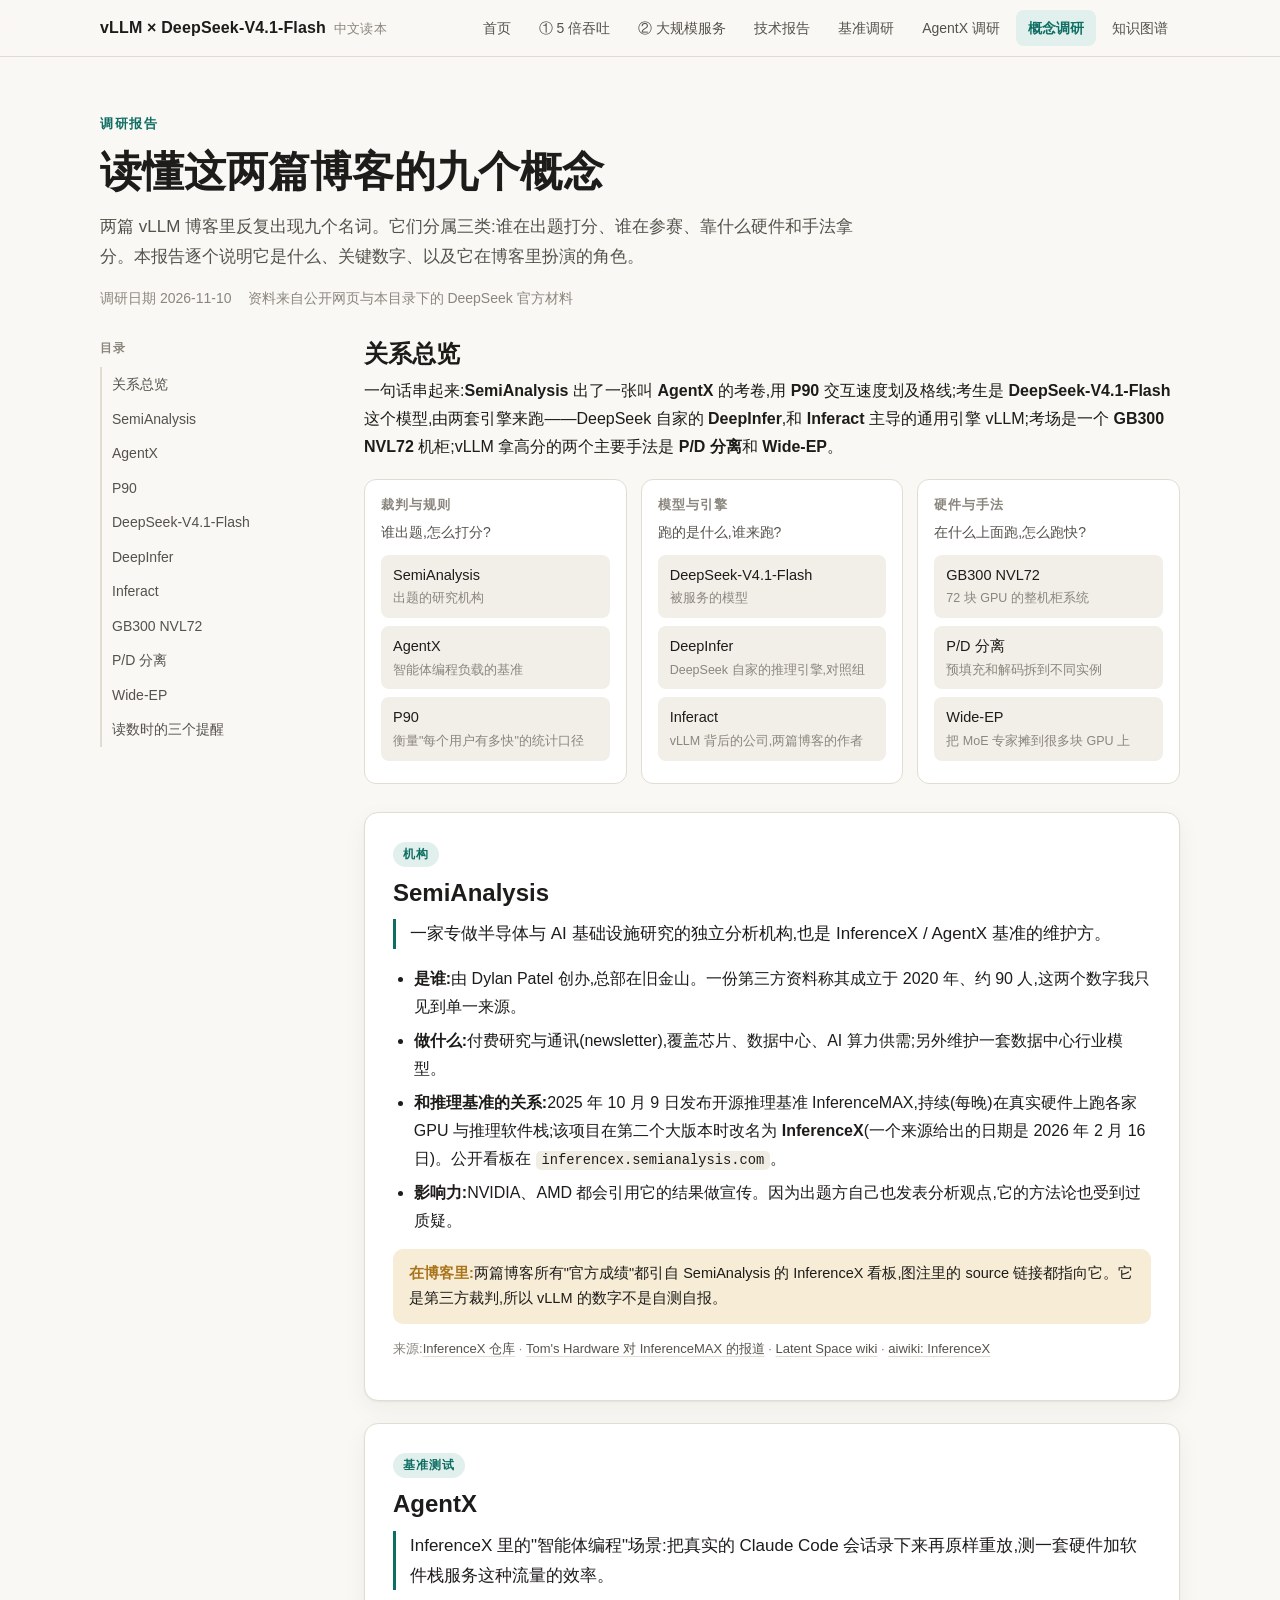
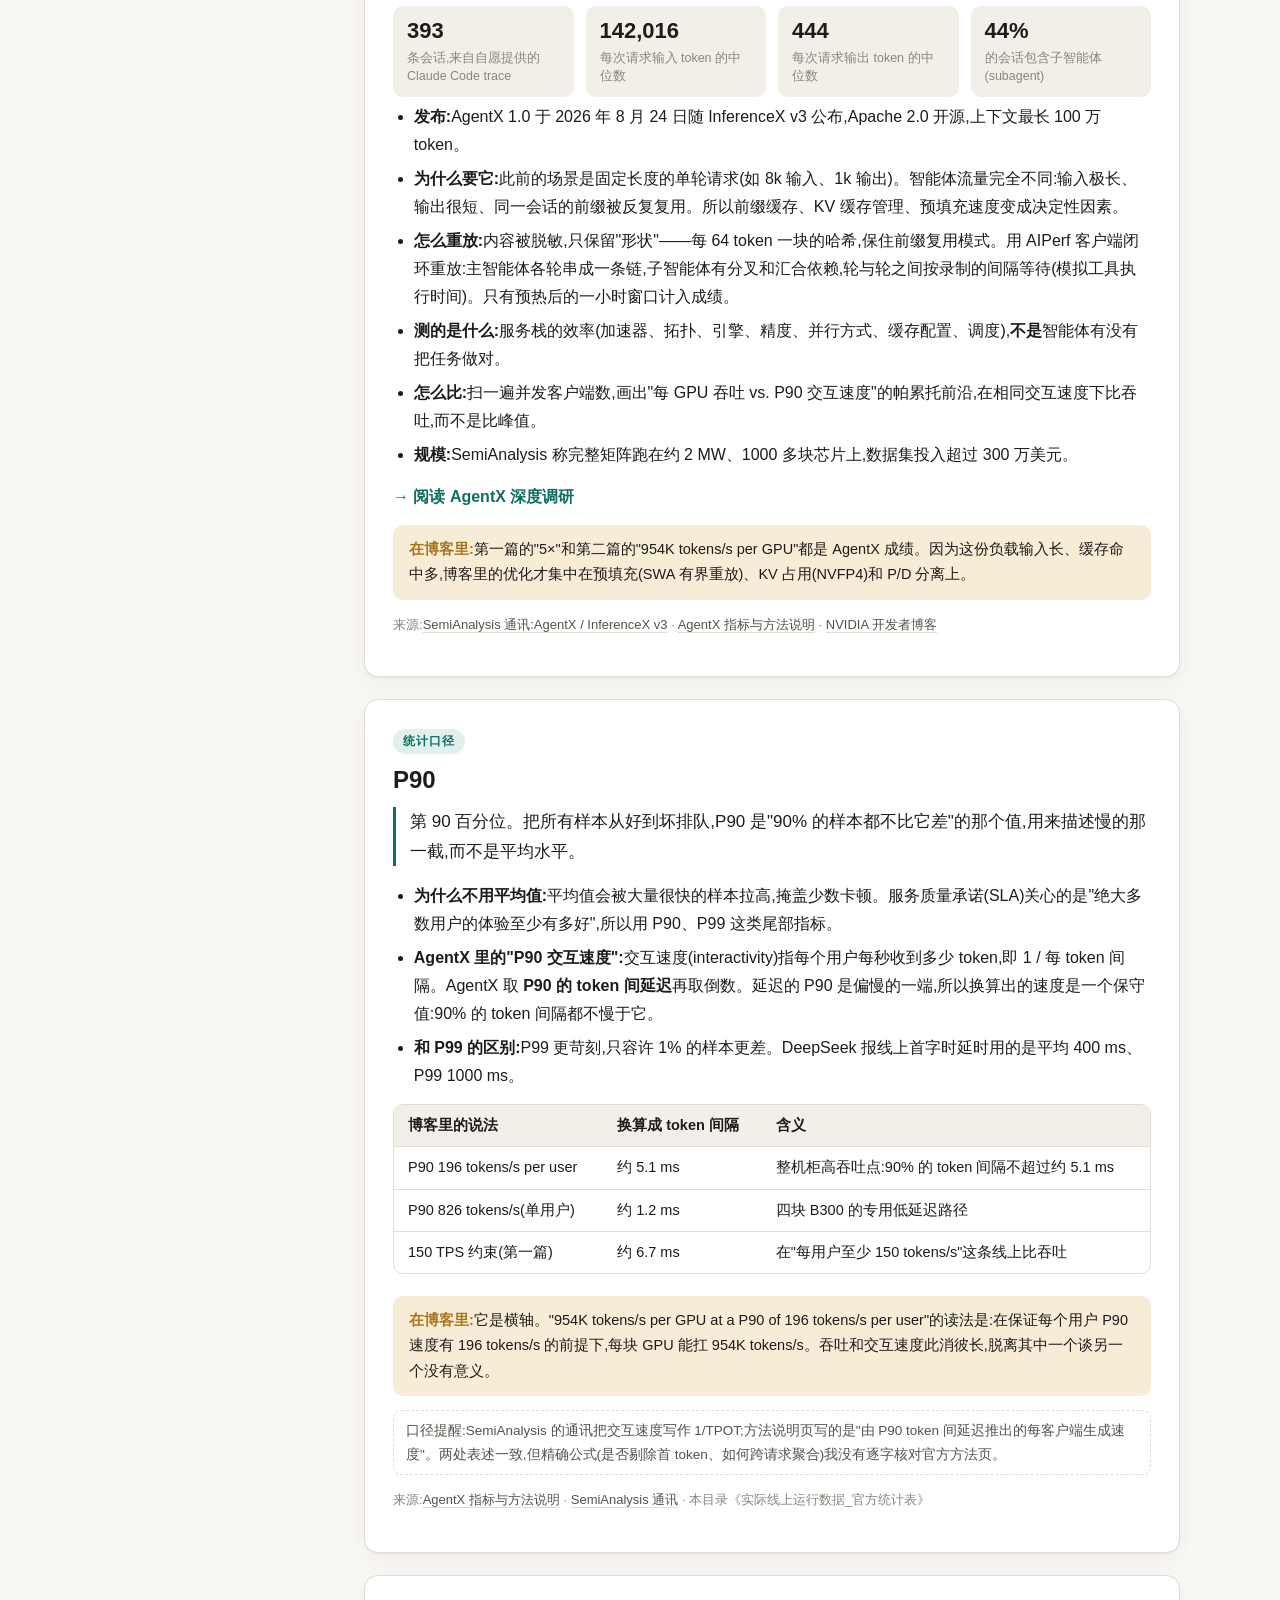
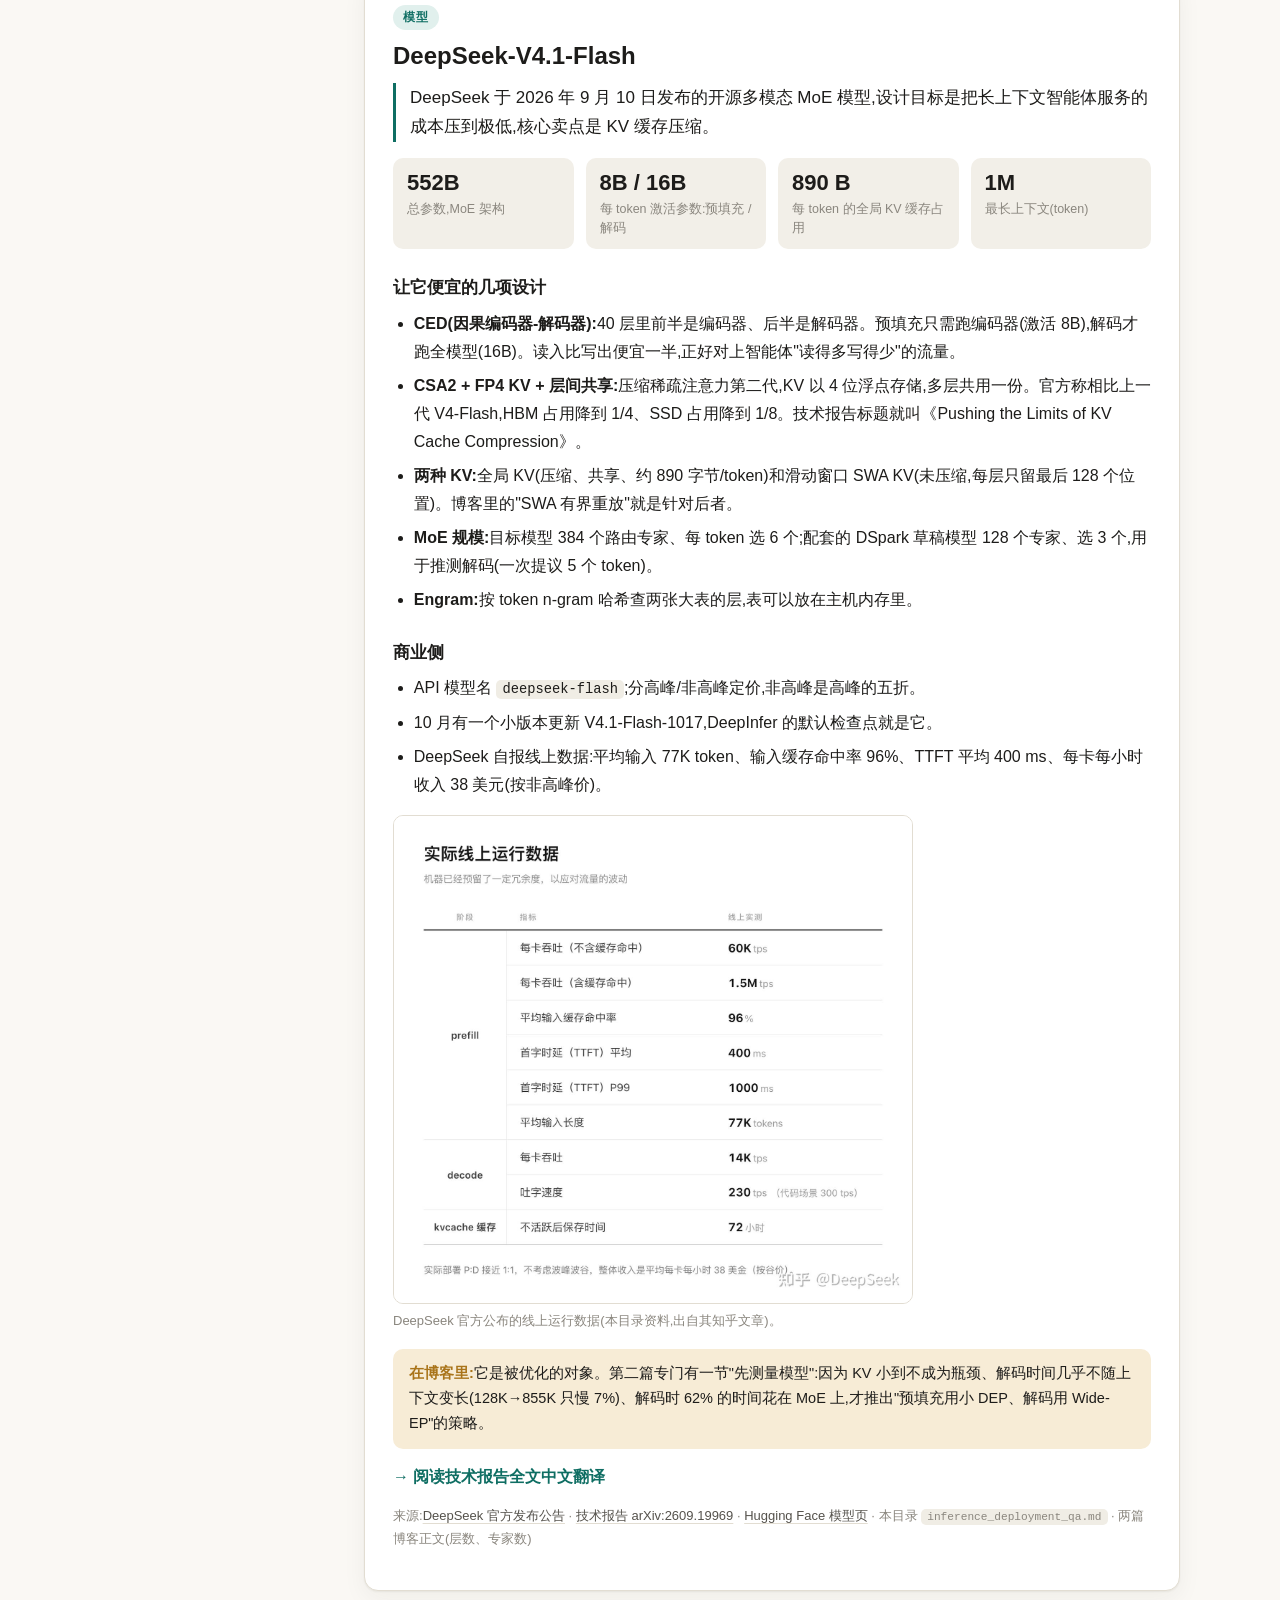
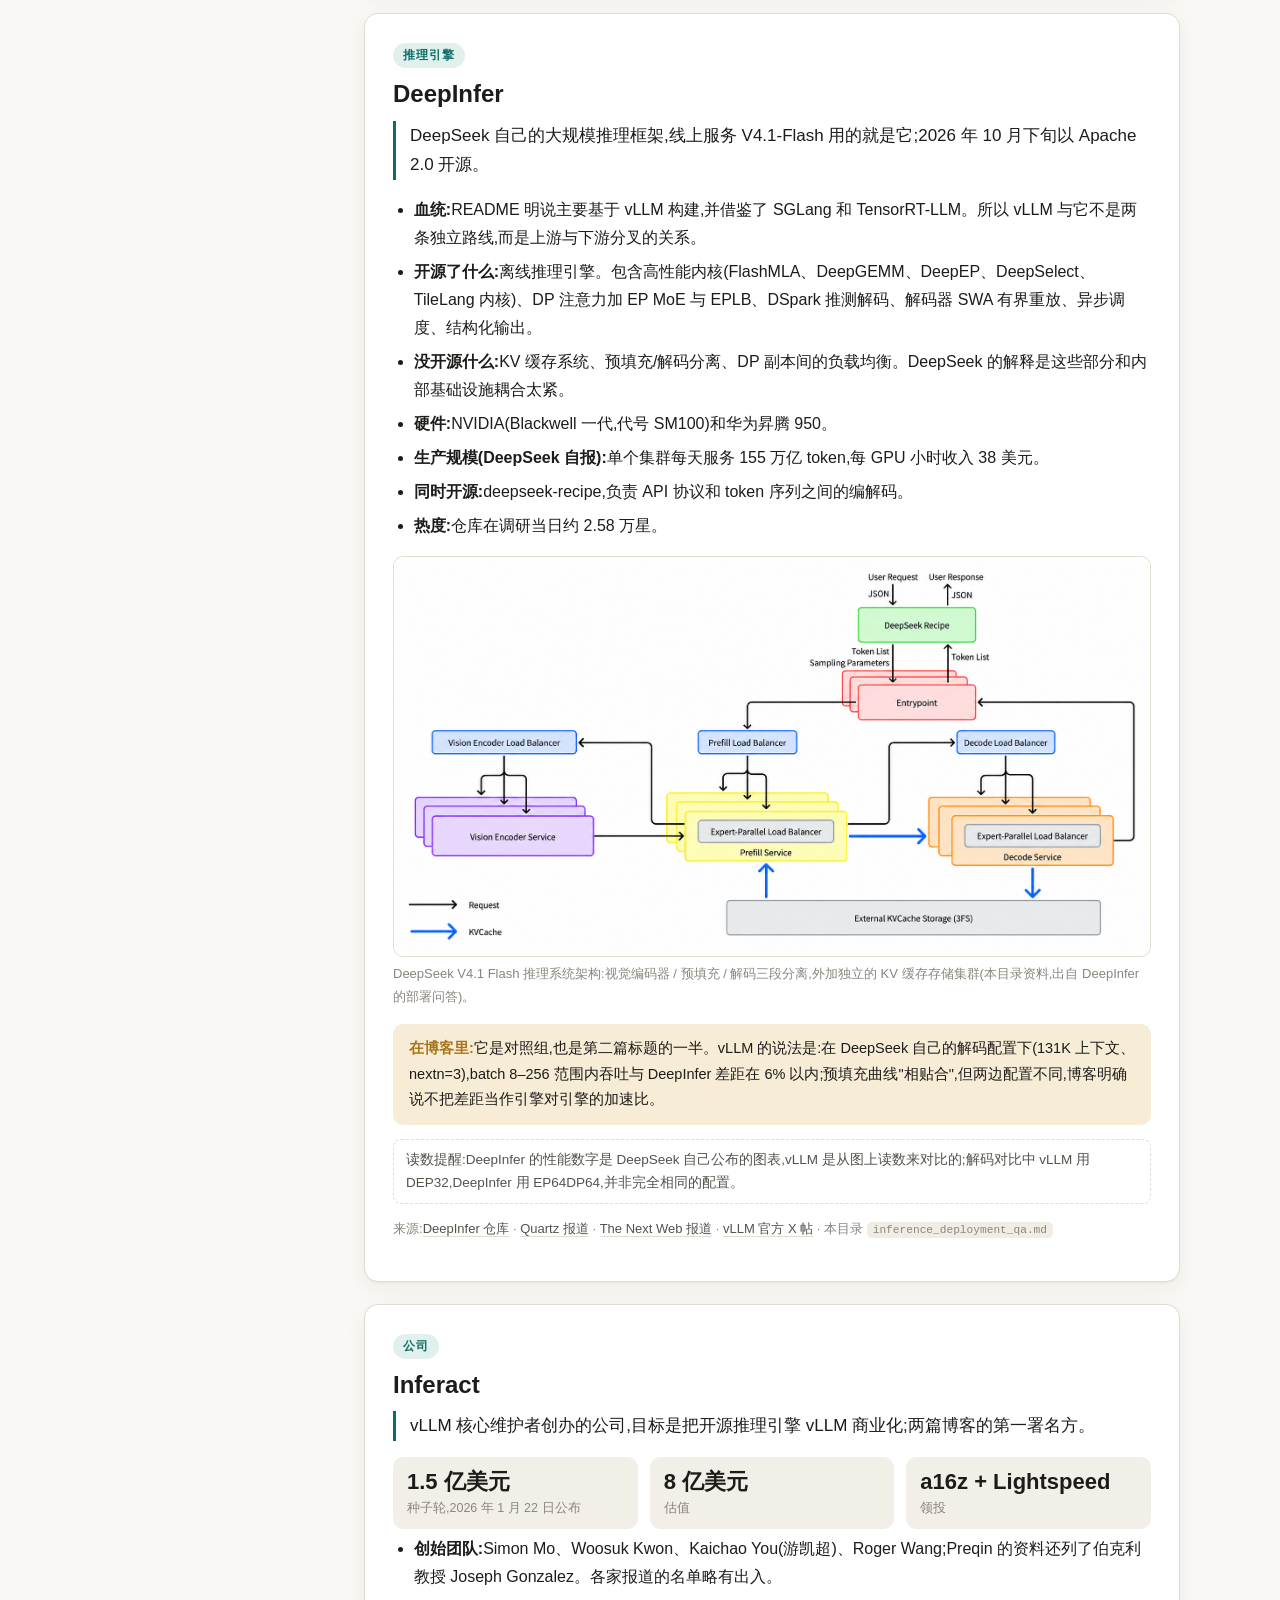
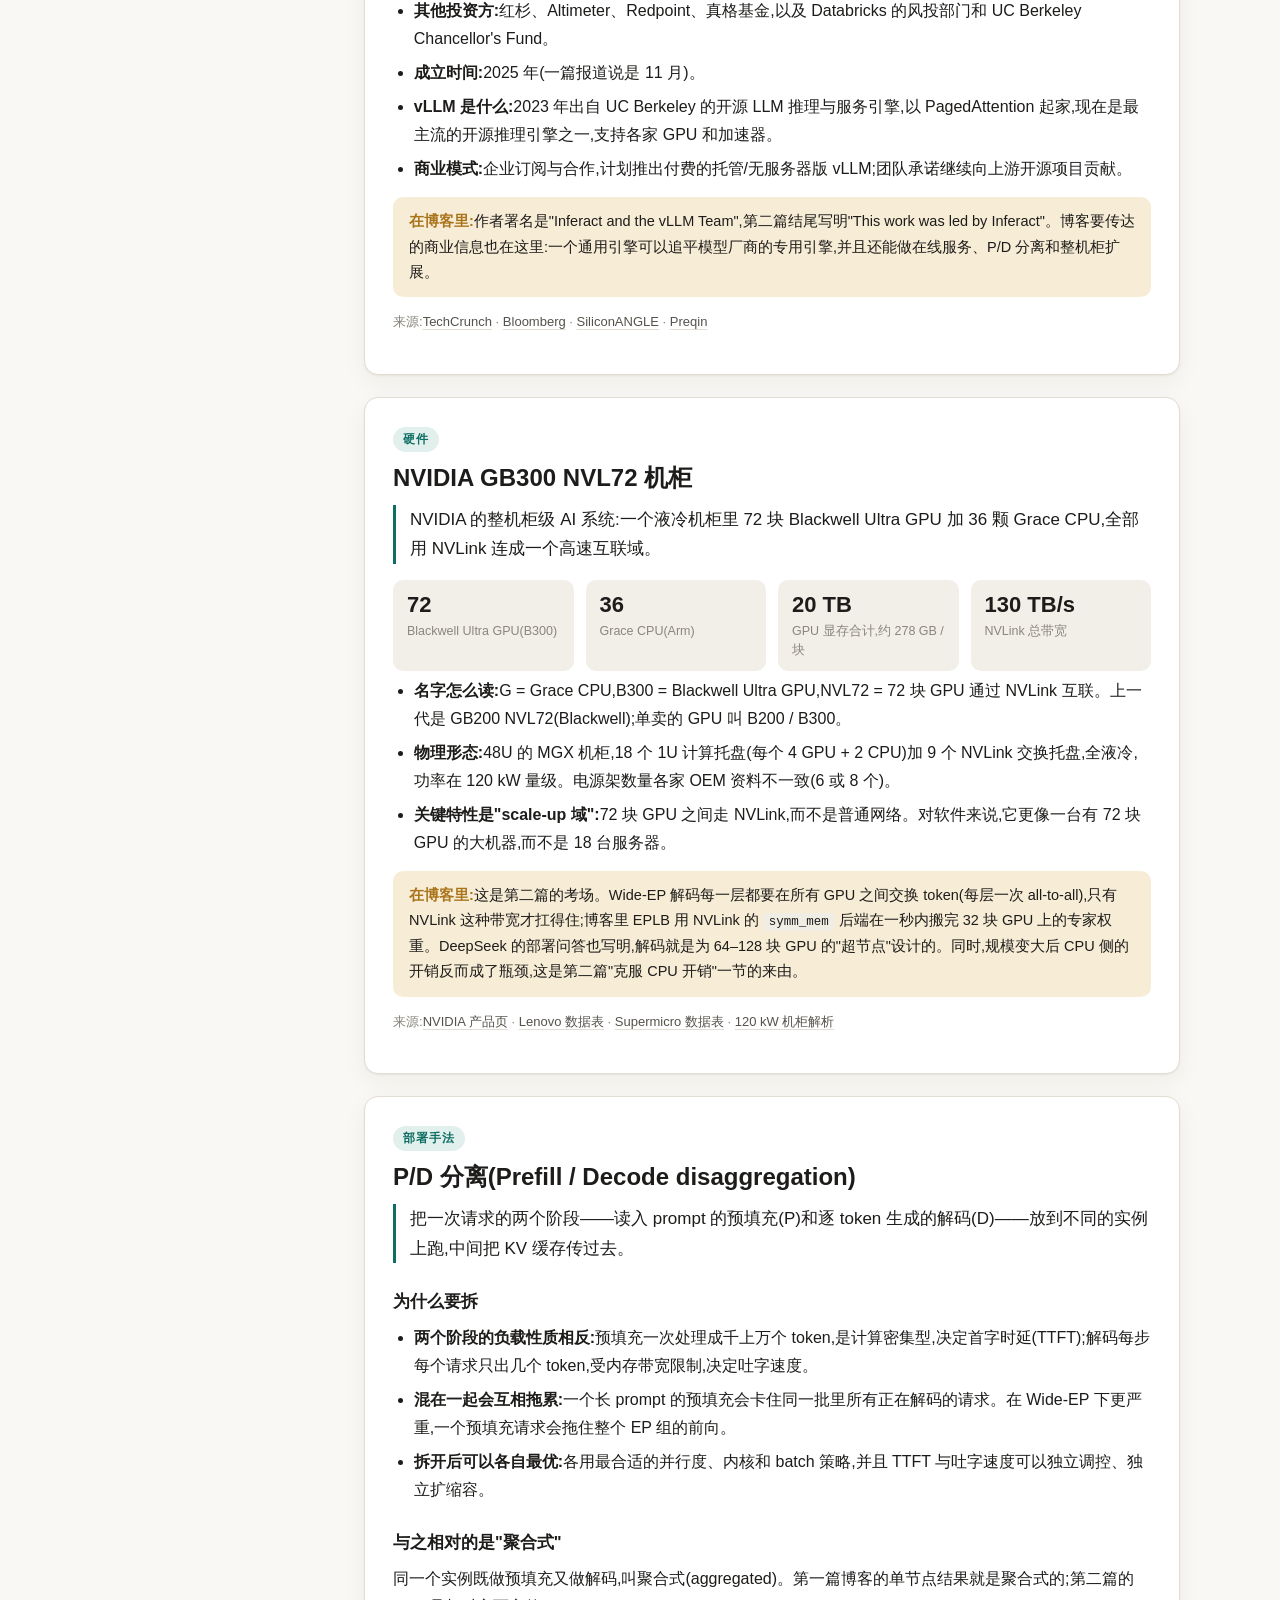
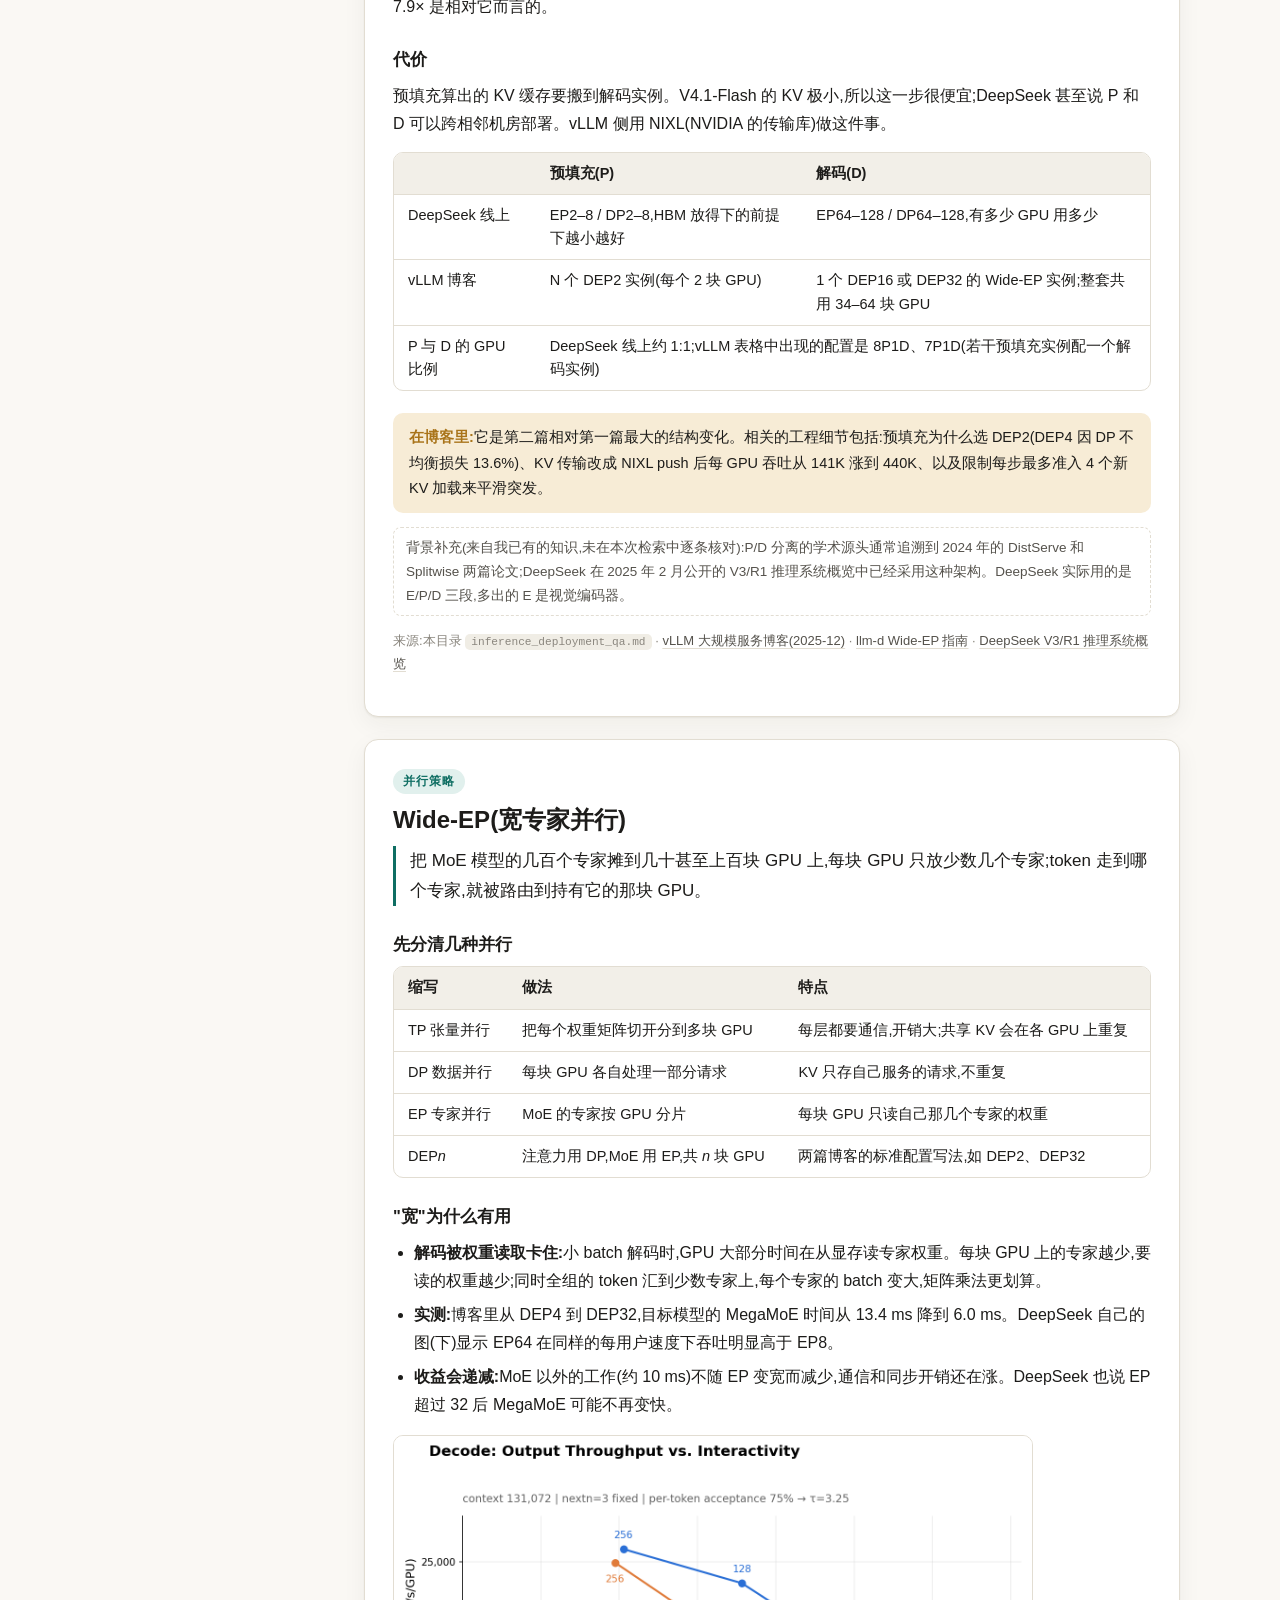
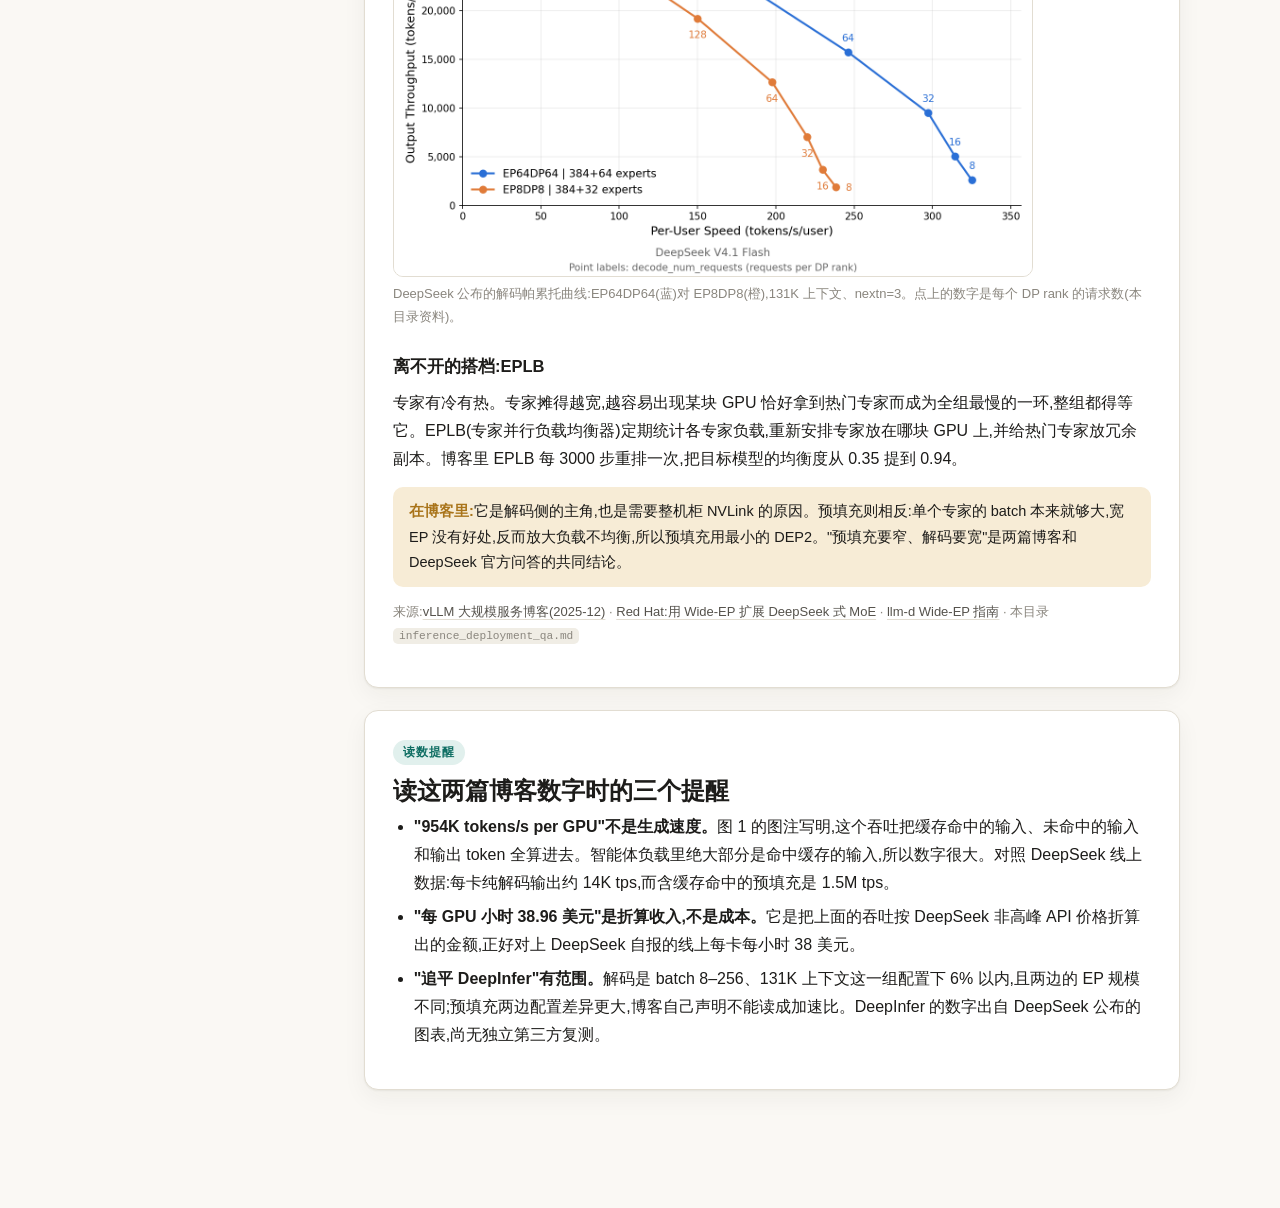
<file: research.html>
<!doctype html>
<html lang="zh-CN">
<head>
<meta charset="utf-8">
<meta name="viewport" content="width=device-width, initial-scale=1">
<title>读懂这两篇博客的九个概念 · 调研报告</title>
<link rel="stylesheet" href="assets/style.css">
</head>
<body>
<header class="nav"><div class="nav-inner"><a class="brand" href="index.html">vLLM × DeepSeek-V4.1-Flash<small>中文读本</small></a><nav class="nav-links"><a href="index.html">首页</a><a href="post-1.html">① 5 倍吞吐</a><a href="post-2.html">② 大规模服务</a><a href="report.html">技术报告</a><a href="benchmarks.html">基准调研</a><a href="agentx.html">AgentX 调研</a><a href="research.html" class="on">概念调研</a><a href="graph.html">知识图谱</a></nav></div></header>

<main class="wrap">
<div class="hero">
  <div class="eyebrow">调研报告</div>
  <h1>读懂这两篇博客的九个概念</h1>
  <p class="lead">两篇 vLLM 博客里反复出现九个名词。它们分属三类:谁在出题打分、谁在参赛、靠什么硬件和手法拿分。本报告逐个说明它是什么、关键数字、以及它在博客里扮演的角色。</p>
  <div class="meta"><span>调研日期 2026-11-10</span><span>资料来自公开网页与本目录下的 DeepSeek 官方材料</span></div>
</div>

<div class="report-grid">
<aside class="toc">
  <div class="t">目录</div>
  <a href="#map">关系总览</a>
  <a href="#semianalysis">SemiAnalysis</a>
  <a href="#agentx">AgentX</a>
  <a href="#p90">P90</a>
  <a href="#deepseek-v41-flash">DeepSeek-V4.1-Flash</a>
  <a href="#deepinfer">DeepInfer</a>
  <a href="#inferact">Inferact</a>
  <a href="#gb300-nvl72">GB300 NVL72</a>
  <a href="#pd-disaggregation">P/D 分离</a>
  <a href="#wide-ep">Wide-EP</a>
  <a href="#reading">读数时的三个提醒</a>
</aside>

<div class="report">

<section id="map">
  <h2>关系总览</h2>
  <p>一句话串起来:<b>SemiAnalysis</b> 出了一张叫 <b>AgentX</b> 的考卷,用 <b>P90</b> 交互速度划及格线;考生是 <b>DeepSeek-V4.1-Flash</b> 这个模型,由两套引擎来跑——DeepSeek 自家的 <b>DeepInfer</b>,和 <b>Inferact</b> 主导的通用引擎 vLLM;考场是一个 <b>GB300 NVL72</b> 机柜;vLLM 拿高分的两个主要手法是 <b>P/D 分离</b>和 <b>Wide-EP</b>。</p>
  <div class="map">
    <div class="col">
      <h4>裁判与规则</h4>
      <div class="q">谁出题,怎么打分?</div>
      <a class="node" href="#semianalysis">SemiAnalysis<small>出题的研究机构</small></a>
      <a class="node" href="#agentx">AgentX<small>智能体编程负载的基准</small></a>
      <a class="node" href="#p90">P90<small>衡量"每个用户有多快"的统计口径</small></a>
    </div>
    <div class="col">
      <h4>模型与引擎</h4>
      <div class="q">跑的是什么,谁来跑?</div>
      <a class="node" href="#deepseek-v41-flash">DeepSeek-V4.1-Flash<small>被服务的模型</small></a>
      <a class="node" href="#deepinfer">DeepInfer<small>DeepSeek 自家的推理引擎,对照组</small></a>
      <a class="node" href="#inferact">Inferact<small>vLLM 背后的公司,两篇博客的作者</small></a>
    </div>
    <div class="col">
      <h4>硬件与手法</h4>
      <div class="q">在什么上面跑,怎么跑快?</div>
      <a class="node" href="#gb300-nvl72">GB300 NVL72<small>72 块 GPU 的整机柜系统</small></a>
      <a class="node" href="#pd-disaggregation">P/D 分离<small>预填充和解码拆到不同实例</small></a>
      <a class="node" href="#wide-ep">Wide-EP<small>把 MoE 专家摊到很多块 GPU 上</small></a>
    </div>
  </div>
</section>

<!-- ============ SemiAnalysis ============ -->
<section class="concept" id="semianalysis">
  <span class="kind">机构</span>
  <h2>SemiAnalysis</h2>
  <p class="oneline">一家专做半导体与 AI 基础设施研究的独立分析机构,也是 InferenceX / AgentX 基准的维护方。</p>
  <ul>
    <li><b>是谁:</b>由 Dylan Patel 创办,总部在旧金山。一份第三方资料称其成立于 2020 年、约 90 人,这两个数字我只见到单一来源。</li>
    <li><b>做什么:</b>付费研究与通讯(newsletter),覆盖芯片、数据中心、AI 算力供需;另外维护一套数据中心行业模型。</li>
    <li><b>和推理基准的关系:</b>2025 年 10 月 9 日发布开源推理基准 InferenceMAX,持续(每晚)在真实硬件上跑各家 GPU 与推理软件栈;该项目在第二个大版本时改名为 <b>InferenceX</b>(一个来源给出的日期是 2026 年 2 月 16 日)。公开看板在 <code>inferencex.semianalysis.com</code>。</li>
    <li><b>影响力:</b>NVIDIA、AMD 都会引用它的结果做宣传。因为出题方自己也发表分析观点,它的方法论也受到过质疑。</li>
  </ul>
  <div class="inblog"><b>在博客里:</b>两篇博客所有"官方成绩"都引自 SemiAnalysis 的 InferenceX 看板,图注里的 source 链接都指向它。它是第三方裁判,所以 vLLM 的数字不是自测自报。</div>
  <p class="src">来源:<a href="https://github.com/SemiAnalysisAI/InferenceX" target="_blank" rel="noopener">InferenceX 仓库</a> · <a href="https://www.tomshardware.com/tech-industry/inferencemax-ai-benchmark-tests-software-stacks-efficiency-and-tco-vendor-neutral-suite-runs-nightly-and-tracks-performance-changes-over-time" target="_blank" rel="noopener">Tom's Hardware 对 InferenceMAX 的报道</a> · <a href="https://latent.space/wiki/semianalysis/" target="_blank" rel="noopener">Latent Space wiki</a> · <a href="https://aiwiki.ai/wiki/inferencex" target="_blank" rel="noopener">aiwiki: InferenceX</a></p>
</section>

<!-- ============ AgentX ============ -->
<section class="concept" id="agentx">
  <span class="kind">基准测试</span>
  <h2>AgentX</h2>
  <p class="oneline">InferenceX 里的"智能体编程"场景:把真实的 Claude Code 会话录下来再原样重放,测一套硬件加软件栈服务这种流量的效率。</p>
  <div class="stats">
    <div class="stat"><div class="n">393</div><div class="l">条会话,来自自愿提供的 Claude Code trace</div></div>
    <div class="stat"><div class="n">142,016</div><div class="l">每次请求输入 token 的中位数</div></div>
    <div class="stat"><div class="n">444</div><div class="l">每次请求输出 token 的中位数</div></div>
    <div class="stat"><div class="n">44%</div><div class="l">的会话包含子智能体(subagent)</div></div>
  </div>
  <ul>
    <li><b>发布:</b>AgentX 1.0 于 2026 年 8 月 24 日随 InferenceX v3 公布,Apache 2.0 开源,上下文最长 100 万 token。</li>
    <li><b>为什么要它:</b>此前的场景是固定长度的单轮请求(如 8k 输入、1k 输出)。智能体流量完全不同:输入极长、输出很短、同一会话的前缀被反复复用。所以前缀缓存、KV 缓存管理、预填充速度变成决定性因素。</li>
    <li><b>怎么重放:</b>内容被脱敏,只保留"形状"——每 64 token 一块的哈希,保住前缀复用模式。用 AIPerf 客户端闭环重放:主智能体各轮串成一条链,子智能体有分叉和汇合依赖,轮与轮之间按录制的间隔等待(模拟工具执行时间)。只有预热后的一小时窗口计入成绩。</li>
    <li><b>测的是什么:</b>服务栈的效率(加速器、拓扑、引擎、精度、并行方式、缓存配置、调度),<b>不是</b>智能体有没有把任务做对。</li>
    <li><b>怎么比:</b>扫一遍并发客户端数,画出"每 GPU 吞吐 vs. P90 交互速度"的帕累托前沿,在相同交互速度下比吞吐,而不是比峰值。</li>
    <li><b>规模:</b>SemiAnalysis 称完整矩阵跑在约 2 MW、1000 多块芯片上,数据集投入超过 300 万美元。</li>
  </ul>
  <p><a href="agentx.html"><b>→ 阅读 AgentX 深度调研</b></a></p>
  <div class="inblog"><b>在博客里:</b>第一篇的"5×"和第二篇的"954K tokens/s per GPU"都是 AgentX 成绩。因为这份负载输入长、缓存命中多,博客里的优化才集中在预填充(SWA 有界重放)、KV 占用(NVFP4)和 P/D 分离上。</div>
  <p class="src">来源:<a href="https://newsletter.semianalysis.com/p/agentx-inferencexv3-does-cuda-moat" target="_blank" rel="noopener">SemiAnalysis 通讯:AgentX / InferenceX v3</a> · <a href="https://inferencex.semianalysis.com/blog/agentic-benchmark-agent-benchmark-guide" target="_blank" rel="noopener">AgentX 指标与方法说明</a> · <a href="https://developer.nvidia.com/blog/nvidia-vera-rubin-and-blackwell-set-a-new-standard-for-agentic-ai-performance-per-watt/" target="_blank" rel="noopener">NVIDIA 开发者博客</a></p>
</section>

<!-- ============ P90 ============ -->
<section class="concept" id="p90">
  <span class="kind">统计口径</span>
  <h2>P90</h2>
  <p class="oneline">第 90 百分位。把所有样本从好到坏排队,P90 是"90% 的样本都不比它差"的那个值,用来描述慢的那一截,而不是平均水平。</p>
  <ul>
    <li><b>为什么不用平均值:</b>平均值会被大量很快的样本拉高,掩盖少数卡顿。服务质量承诺(SLA)关心的是"绝大多数用户的体验至少有多好",所以用 P90、P99 这类尾部指标。</li>
    <li><b>AgentX 里的"P90 交互速度":</b>交互速度(interactivity)指每个用户每秒收到多少 token,即 1 / 每 token 间隔。AgentX 取 <b>P90 的 token 间延迟</b>再取倒数。延迟的 P90 是偏慢的一端,所以换算出的速度是一个保守值:90% 的 token 间隔都不慢于它。</li>
    <li><b>和 P99 的区别:</b>P99 更苛刻,只容许 1% 的样本更差。DeepSeek 报线上首字时延时用的是平均 400 ms、P99 1000 ms。</li>
  </ul>
  <div class="table-scroll"><table>
    <tr><th>博客里的说法</th><th>换算成 token 间隔</th><th>含义</th></tr>
    <tr><td>P90 196 tokens/s per user</td><td>约 5.1 ms</td><td>整机柜高吞吐点:90% 的 token 间隔不超过约 5.1 ms</td></tr>
    <tr><td>P90 826 tokens/s(单用户)</td><td>约 1.2 ms</td><td>四块 B300 的专用低延迟路径</td></tr>
    <tr><td>150 TPS 约束(第一篇)</td><td>约 6.7 ms</td><td>在"每用户至少 150 tokens/s"这条线上比吞吐</td></tr>
  </table></div>
  <div class="inblog"><b>在博客里:</b>它是横轴。"954K tokens/s per GPU at a P90 of 196 tokens/s per user"的读法是:在保证每个用户 P90 速度有 196 tokens/s 的前提下,每块 GPU 能扛 954K tokens/s。吞吐和交互速度此消彼长,脱离其中一个谈另一个没有意义。</div>
  <p class="caveat">口径提醒:SemiAnalysis 的通讯把交互速度写作 1/TPOT;方法说明页写的是"由 P90 token 间延迟推出的每客户端生成速度"。两处表述一致,但精确公式(是否剔除首 token、如何跨请求聚合)我没有逐字核对官方方法页。</p>
  <p class="src">来源:<a href="https://inferencex.semianalysis.com/blog/agentic-benchmark-agent-benchmark-guide" target="_blank" rel="noopener">AgentX 指标与方法说明</a> · <a href="https://newsletter.semianalysis.com/p/agentx-inferencexv3-does-cuda-moat" target="_blank" rel="noopener">SemiAnalysis 通讯</a> · 本目录《实际线上运行数据_官方统计表》</p>
</section>

<!-- ============ DeepSeek-V4.1-Flash ============ -->
<section class="concept" id="deepseek-v41-flash">
  <span class="kind">模型</span>
  <h2>DeepSeek-V4.1-Flash</h2>
  <p class="oneline">DeepSeek 于 2026 年 9 月 10 日发布的开源多模态 MoE 模型,设计目标是把长上下文智能体服务的成本压到极低,核心卖点是 KV 缓存压缩。</p>
  <div class="stats">
    <div class="stat"><div class="n">552B</div><div class="l">总参数,MoE 架构</div></div>
    <div class="stat"><div class="n">8B / 16B</div><div class="l">每 token 激活参数:预填充 / 解码</div></div>
    <div class="stat"><div class="n">890 B</div><div class="l">每 token 的全局 KV 缓存占用</div></div>
    <div class="stat"><div class="n">1M</div><div class="l">最长上下文(token)</div></div>
  </div>
  <h3>让它便宜的几项设计</h3>
  <ul>
    <li><b>CED(因果编码器-解码器):</b>40 层里前半是编码器、后半是解码器。预填充只需跑编码器(激活 8B),解码才跑全模型(16B)。读入比写出便宜一半,正好对上智能体"读得多写得少"的流量。</li>
    <li><b>CSA2 + FP4 KV + 层间共享:</b>压缩稀疏注意力第二代,KV 以 4 位浮点存储,多层共用一份。官方称相比上一代 V4-Flash,HBM 占用降到 1/4、SSD 占用降到 1/8。技术报告标题就叫《Pushing the Limits of KV Cache Compression》。</li>
    <li><b>两种 KV:</b>全局 KV(压缩、共享、约 890 字节/token)和滑动窗口 SWA KV(未压缩,每层只留最后 128 个位置)。博客里的"SWA 有界重放"就是针对后者。</li>
    <li><b>MoE 规模:</b>目标模型 384 个路由专家、每 token 选 6 个;配套的 DSpark 草稿模型 128 个专家、选 3 个,用于推测解码(一次提议 5 个 token)。</li>
    <li><b>Engram:</b>按 token n-gram 哈希查两张大表的层,表可以放在主机内存里。</li>
  </ul>
  <h3>商业侧</h3>
  <ul>
    <li>API 模型名 <code>deepseek-flash</code>;分高峰/非高峰定价,非高峰是高峰的五折。</li>
    <li>10 月有一个小版本更新 V4.1-Flash-1017,DeepInfer 的默认检查点就是它。</li>
    <li>DeepSeek 自报线上数据:平均输入 77K token、输入缓存命中率 96%、TTFT 平均 400 ms、每卡每小时收入 38 美元(按非高峰价)。</li>
  </ul>
  <figure>
    <img src="assets/deepinfer/production_stats.png" alt="DeepSeek 官方公布的实际线上运行数据" style="max-width:520px">
    <figcaption>DeepSeek 官方公布的线上运行数据(本目录资料,出自其知乎文章)。</figcaption>
  </figure>
  <div class="inblog"><b>在博客里:</b>它是被优化的对象。第二篇专门有一节"先测量模型":因为 KV 小到不成为瓶颈、解码时间几乎不随上下文变长(128K→855K 只慢 7%)、解码时 62% 的时间花在 MoE 上,才推出"预填充用小 DEP、解码用 Wide-EP"的策略。</div>
  <p><a href="report.html"><b>→ 阅读技术报告全文中文翻译</b></a></p>
  <p class="src">来源:<a href="https://api-docs.deepseek.com/news/news260910/" target="_blank" rel="noopener">DeepSeek 官方发布公告</a> · <a href="https://arxiv.org/abs/2609.19969" target="_blank" rel="noopener">技术报告 arXiv:2609.19969</a> · <a href="https://huggingface.co/deepseek-ai/DeepSeek-V4.1-Flash" target="_blank" rel="noopener">Hugging Face 模型页</a> · 本目录 <code>inference_deployment_qa.md</code> · 两篇博客正文(层数、专家数)</p>
</section>

<!-- ============ DeepInfer ============ -->
<section class="concept" id="deepinfer">
  <span class="kind">推理引擎</span>
  <h2>DeepInfer</h2>
  <p class="oneline">DeepSeek 自己的大规模推理框架,线上服务 V4.1-Flash 用的就是它;2026 年 10 月下旬以 Apache 2.0 开源。</p>
  <ul>
    <li><b>血统:</b>README 明说主要基于 vLLM 构建,并借鉴了 SGLang 和 TensorRT-LLM。所以 vLLM 与它不是两条独立路线,而是上游与下游分叉的关系。</li>
    <li><b>开源了什么:</b>离线推理引擎。包含高性能内核(FlashMLA、DeepGEMM、DeepEP、DeepSelect、TileLang 内核)、DP 注意力加 EP MoE 与 EPLB、DSpark 推测解码、解码器 SWA 有界重放、异步调度、结构化输出。</li>
    <li><b>没开源什么:</b>KV 缓存系统、预填充/解码分离、DP 副本间的负载均衡。DeepSeek 的解释是这些部分和内部基础设施耦合太紧。</li>
    <li><b>硬件:</b>NVIDIA(Blackwell 一代,代号 SM100)和华为昇腾 950。</li>
    <li><b>生产规模(DeepSeek 自报):</b>单个集群每天服务 155 万亿 token,每 GPU 小时收入 38 美元。</li>
    <li><b>同时开源:</b>deepseek-recipe,负责 API 协议和 token 序列之间的编解码。</li>
    <li><b>热度:</b>仓库在调研当日约 2.58 万星。</li>
  </ul>
  <figure>
    <img src="assets/deepinfer/architecture_overview.png" alt="DeepSeek V4.1 Flash 推理系统架构">
    <figcaption>DeepSeek V4.1 Flash 推理系统架构:视觉编码器 / 预填充 / 解码三段分离,外加独立的 KV 缓存存储集群(本目录资料,出自 DeepInfer 的部署问答)。</figcaption>
  </figure>
  <div class="inblog"><b>在博客里:</b>它是对照组,也是第二篇标题的一半。vLLM 的说法是:在 DeepSeek 自己的解码配置下(131K 上下文、nextn=3),batch 8–256 范围内吞吐与 DeepInfer 差距在 6% 以内;预填充曲线"相贴合",但两边配置不同,博客明确说不把差距当作引擎对引擎的加速比。</div>
  <p class="caveat">读数提醒:DeepInfer 的性能数字是 DeepSeek 自己公布的图表,vLLM 是从图上读数来对比的;解码对比中 vLLM 用 DEP32,DeepInfer 用 EP64DP64,并非完全相同的配置。</p>
  <p class="src">来源:<a href="https://github.com/deepseek-ai/DeepInfer" target="_blank" rel="noopener">DeepInfer 仓库</a> · <a href="https://qz.com/deepseek-open-source-deepinfer-inference-software-ai-102026" target="_blank" rel="noopener">Quartz 报道</a> · <a href="https://thenextweb.com/news/deepseek-deepinfer-open-source-inference-engine" target="_blank" rel="noopener">The Next Web 报道</a> · <a href="https://x.com/vllm_project/status/2114054277379641770" target="_blank" rel="noopener">vLLM 官方 X 帖</a> · 本目录 <code>inference_deployment_qa.md</code></p>
</section>

<!-- ============ Inferact ============ -->
<section class="concept" id="inferact">
  <span class="kind">公司</span>
  <h2>Inferact</h2>
  <p class="oneline">vLLM 核心维护者创办的公司,目标是把开源推理引擎 vLLM 商业化;两篇博客的第一署名方。</p>
  <div class="stats">
    <div class="stat"><div class="n">1.5 亿美元</div><div class="l">种子轮,2026 年 1 月 22 日公布</div></div>
    <div class="stat"><div class="n">8 亿美元</div><div class="l">估值</div></div>
    <div class="stat"><div class="n">a16z + Lightspeed</div><div class="l">领投</div></div>
  </div>
  <ul>
    <li><b>创始团队:</b>Simon Mo、Woosuk Kwon、Kaichao You(游凯超)、Roger Wang;Preqin 的资料还列了伯克利教授 Joseph Gonzalez。各家报道的名单略有出入。</li>
    <li><b>其他投资方:</b>红杉、Altimeter、Redpoint、真格基金,以及 Databricks 的风投部门和 UC Berkeley Chancellor's Fund。</li>
    <li><b>成立时间:</b>2025 年(一篇报道说是 11 月)。</li>
    <li><b>vLLM 是什么:</b>2023 年出自 UC Berkeley 的开源 LLM 推理与服务引擎,以 PagedAttention 起家,现在是最主流的开源推理引擎之一,支持各家 GPU 和加速器。</li>
    <li><b>商业模式:</b>企业订阅与合作,计划推出付费的托管/无服务器版 vLLM;团队承诺继续向上游开源项目贡献。</li>
  </ul>
  <div class="inblog"><b>在博客里:</b>作者署名是"Inferact and the vLLM Team",第二篇结尾写明"This work was led by Inferact"。博客要传达的商业信息也在这里:一个通用引擎可以追平模型厂商的专用引擎,并且还能做在线服务、P/D 分离和整机柜扩展。</div>
  <p class="src">来源:<a href="https://techcrunch.com/2026/01/22/inference-startup-inferact-lands-150m-to-commercialize-vllm/" target="_blank" rel="noopener">TechCrunch</a> · <a href="https://www.bloomberg.com/news/articles/2026-01-22/andreessen-backed-inferact-raises-150-million-in-seed-round" target="_blank" rel="noopener">Bloomberg</a> · <a href="https://siliconangle.com/2026/01/22/inferact-launches-150m-funding-commercialize-vllm/" target="_blank" rel="noopener">SiliconANGLE</a> · <a href="https://www.preqin.com/data/profile/asset/inferact--inc-/786747" target="_blank" rel="noopener">Preqin</a></p>
</section>

<!-- ============ GB300 NVL72 ============ -->
<section class="concept" id="gb300-nvl72">
  <span class="kind">硬件</span>
  <h2>NVIDIA GB300 NVL72 机柜</h2>
  <p class="oneline">NVIDIA 的整机柜级 AI 系统:一个液冷机柜里 72 块 Blackwell Ultra GPU 加 36 颗 Grace CPU,全部用 NVLink 连成一个高速互联域。</p>
  <div class="stats">
    <div class="stat"><div class="n">72</div><div class="l">Blackwell Ultra GPU(B300)</div></div>
    <div class="stat"><div class="n">36</div><div class="l">Grace CPU(Arm)</div></div>
    <div class="stat"><div class="n">20 TB</div><div class="l">GPU 显存合计,约 278 GB / 块</div></div>
    <div class="stat"><div class="n">130 TB/s</div><div class="l">NVLink 总带宽</div></div>
  </div>
  <ul>
    <li><b>名字怎么读:</b>G = Grace CPU,B300 = Blackwell Ultra GPU,NVL72 = 72 块 GPU 通过 NVLink 互联。上一代是 GB200 NVL72(Blackwell);单卖的 GPU 叫 B200 / B300。</li>
    <li><b>物理形态:</b>48U 的 MGX 机柜,18 个 1U 计算托盘(每个 4 GPU + 2 CPU)加 9 个 NVLink 交换托盘,全液冷,功率在 120 kW 量级。电源架数量各家 OEM 资料不一致(6 或 8 个)。</li>
    <li><b>关键特性是"scale-up 域":</b>72 块 GPU 之间走 NVLink,而不是普通网络。对软件来说,它更像一台有 72 块 GPU 的大机器,而不是 18 台服务器。</li>
  </ul>
  <div class="inblog"><b>在博客里:</b>这是第二篇的考场。Wide-EP 解码每一层都要在所有 GPU 之间交换 token(每层一次 all-to-all),只有 NVLink 这种带宽才扛得住;博客里 EPLB 用 NVLink 的 <code>symm_mem</code> 后端在一秒内搬完 32 块 GPU 上的专家权重。DeepSeek 的部署问答也写明,解码就是为 64–128 块 GPU 的"超节点"设计的。同时,规模变大后 CPU 侧的开销反而成了瓶颈,这是第二篇"克服 CPU 开销"一节的来由。</div>
  <p class="src">来源:<a href="https://www.nvidia.com/en-us/data-center/gb300-nvl72/" target="_blank" rel="noopener">NVIDIA 产品页</a> · <a href="https://lenovopress.lenovo.com/datasheet/ds0207-lenovo-nvidia-gb300-nvl72" target="_blank" rel="noopener">Lenovo 数据表</a> · <a href="https://www.cisco.com/site/us/en/solutions/global-partners/supermicro/nvidia-gb300-nvl72-ds.html" target="_blank" rel="noopener">Supermicro 数据表</a> · <a href="https://rdp.in/gpu-mart/knowledge-base/gb300-nvl72-anatomy-of-a-120-kw-rack-scale-ai-factory/" target="_blank" rel="noopener">120 kW 机柜解析</a></p>
</section>

<!-- ============ P/D ============ -->
<section class="concept" id="pd-disaggregation">
  <span class="kind">部署手法</span>
  <h2>P/D 分离(Prefill / Decode disaggregation)</h2>
  <p class="oneline">把一次请求的两个阶段——读入 prompt 的预填充(P)和逐 token 生成的解码(D)——放到不同的实例上跑,中间把 KV 缓存传过去。</p>
  <h3>为什么要拆</h3>
  <ul>
    <li><b>两个阶段的负载性质相反:</b>预填充一次处理成千上万个 token,是计算密集型,决定首字时延(TTFT);解码每步每个请求只出几个 token,受内存带宽限制,决定吐字速度。</li>
    <li><b>混在一起会互相拖累:</b>一个长 prompt 的预填充会卡住同一批里所有正在解码的请求。在 Wide-EP 下更严重,一个预填充请求会拖住整个 EP 组的前向。</li>
    <li><b>拆开后可以各自最优:</b>各用最合适的并行度、内核和 batch 策略,并且 TTFT 与吐字速度可以独立调控、独立扩缩容。</li>
  </ul>
  <h3>与之相对的是"聚合式"</h3>
  <p>同一个实例既做预填充又做解码,叫聚合式(aggregated)。第一篇博客的单节点结果就是聚合式的;第二篇的 7.9× 是相对它而言的。</p>
  <h3>代价</h3>
  <p>预填充算出的 KV 缓存要搬到解码实例。V4.1-Flash 的 KV 极小,所以这一步很便宜;DeepSeek 甚至说 P 和 D 可以跨相邻机房部署。vLLM 侧用 NIXL(NVIDIA 的传输库)做这件事。</p>
  <div class="table-scroll"><table>
    <tr><th></th><th>预填充(P)</th><th>解码(D)</th></tr>
    <tr><td>DeepSeek 线上</td><td>EP2–8 / DP2–8,HBM 放得下的前提下越小越好</td><td>EP64–128 / DP64–128,有多少 GPU 用多少</td></tr>
    <tr><td>vLLM 博客</td><td>N 个 DEP2 实例(每个 2 块 GPU)</td><td>1 个 DEP16 或 DEP32 的 Wide-EP 实例;整套共用 34–64 块 GPU</td></tr>
    <tr><td>P 与 D 的 GPU 比例</td><td colspan="2">DeepSeek 线上约 1:1;vLLM 表格中出现的配置是 8P1D、7P1D(若干预填充实例配一个解码实例)</td></tr>
  </table></div>
  <div class="inblog"><b>在博客里:</b>它是第二篇相对第一篇最大的结构变化。相关的工程细节包括:预填充为什么选 DEP2(DEP4 因 DP 不均衡损失 13.6%)、KV 传输改成 NIXL push 后每 GPU 吞吐从 141K 涨到 440K、以及限制每步最多准入 4 个新 KV 加载来平滑突发。</div>
  <p class="caveat">背景补充(来自我已有的知识,未在本次检索中逐条核对):P/D 分离的学术源头通常追溯到 2024 年的 DistServe 和 Splitwise 两篇论文;DeepSeek 在 2025 年 2 月公开的 V3/R1 推理系统概览中已经采用这种架构。DeepSeek 实际用的是 E/P/D 三段,多出的 E 是视觉编码器。</p>
  <p class="src">来源:本目录 <code>inference_deployment_qa.md</code> · <a href="https://vllm.ai/blog/2025-12-17-large-scale-serving" target="_blank" rel="noopener">vLLM 大规模服务博客(2025-12)</a> · <a href="https://llm-d.ai/docs/guides/wide-expert-parallelism" target="_blank" rel="noopener">llm-d Wide-EP 指南</a> · <a href="https://github.com/deepseek-ai/open-infra-index/blob/main/202502OpenSourceWeek/day_6_one_more_thing_deepseekV3R1_inference_system_overview.md" target="_blank" rel="noopener">DeepSeek V3/R1 推理系统概览</a></p>
</section>

<!-- ============ Wide-EP ============ -->
<section class="concept" id="wide-ep">
  <span class="kind">并行策略</span>
  <h2>Wide-EP(宽专家并行)</h2>
  <p class="oneline">把 MoE 模型的几百个专家摊到几十甚至上百块 GPU 上,每块 GPU 只放少数几个专家;token 走到哪个专家,就被路由到持有它的那块 GPU。</p>
  <h3>先分清几种并行</h3>
  <div class="table-scroll"><table>
    <tr><th>缩写</th><th>做法</th><th>特点</th></tr>
    <tr><td>TP 张量并行</td><td>把每个权重矩阵切开分到多块 GPU</td><td>每层都要通信,开销大;共享 KV 会在各 GPU 上重复</td></tr>
    <tr><td>DP 数据并行</td><td>每块 GPU 各自处理一部分请求</td><td>KV 只存自己服务的请求,不重复</td></tr>
    <tr><td>EP 专家并行</td><td>MoE 的专家按 GPU 分片</td><td>每块 GPU 只读自己那几个专家的权重</td></tr>
    <tr><td>DEP<i>n</i></td><td>注意力用 DP,MoE 用 EP,共 <i>n</i> 块 GPU</td><td>两篇博客的标准配置写法,如 DEP2、DEP32</td></tr>
  </table></div>
  <h3>"宽"为什么有用</h3>
  <ul>
    <li><b>解码被权重读取卡住:</b>小 batch 解码时,GPU 大部分时间在从显存读专家权重。每块 GPU 上的专家越少,要读的权重越少;同时全组的 token 汇到少数专家上,每个专家的 batch 变大,矩阵乘法更划算。</li>
    <li><b>实测:</b>博客里从 DEP4 到 DEP32,目标模型的 MegaMoE 时间从 13.4 ms 降到 6.0 ms。DeepSeek 自己的图(下)显示 EP64 在同样的每用户速度下吞吐明显高于 EP8。</li>
    <li><b>收益会递减:</b>MoE 以外的工作(约 10 ms)不随 EP 变宽而减少,通信和同步开销还在涨。DeepSeek 也说 EP 超过 32 后 MegaMoE 可能不再变快。</li>
  </ul>
  <figure>
    <img src="assets/deepinfer/wide_ep_decode_pareto.png" alt="EP8 与 EP64 的解码吞吐对比" style="max-width:640px">
    <figcaption>DeepSeek 公布的解码帕累托曲线:EP64DP64(蓝)对 EP8DP8(橙),131K 上下文、nextn=3。点上的数字是每个 DP rank 的请求数(本目录资料)。</figcaption>
  </figure>
  <h3>离不开的搭档:EPLB</h3>
  <p>专家有冷有热。专家摊得越宽,越容易出现某块 GPU 恰好拿到热门专家而成为全组最慢的一环,整组都得等它。EPLB(专家并行负载均衡器)定期统计各专家负载,重新安排专家放在哪块 GPU 上,并给热门专家放冗余副本。博客里 EPLB 每 3000 步重排一次,把目标模型的均衡度从 0.35 提到 0.94。</p>
  <div class="inblog"><b>在博客里:</b>它是解码侧的主角,也是需要整机柜 NVLink 的原因。预填充则相反:单个专家的 batch 本来就够大,宽 EP 没有好处,反而放大负载不均衡,所以预填充用最小的 DEP2。"预填充要窄、解码要宽"是两篇博客和 DeepSeek 官方问答的共同结论。</div>
  <p class="src">来源:<a href="https://vllm.ai/blog/2025-12-17-large-scale-serving" target="_blank" rel="noopener">vLLM 大规模服务博客(2025-12)</a> · <a href="https://developers.redhat.com/articles/2025/09/08/scaling-deepseek-style-moes-vllm-and-llm-d-using-wide-ep" target="_blank" rel="noopener">Red Hat:用 Wide-EP 扩展 DeepSeek 式 MoE</a> · <a href="https://llm-d.ai/docs/guides/wide-expert-parallelism" target="_blank" rel="noopener">llm-d Wide-EP 指南</a> · 本目录 <code>inference_deployment_qa.md</code></p>
</section>

<!-- ============ reading notes ============ -->
<section class="concept" id="reading">
  <span class="kind">读数提醒</span>
  <h2>读这两篇博客数字时的三个提醒</h2>
  <ul>
    <li><b>"954K tokens/s per GPU"不是生成速度。</b>图 1 的图注写明,这个吞吐把缓存命中的输入、未命中的输入和输出 token 全算进去。智能体负载里绝大部分是命中缓存的输入,所以数字很大。对照 DeepSeek 线上数据:每卡纯解码输出约 14K tps,而含缓存命中的预填充是 1.5M tps。</li>
    <li><b>"每 GPU 小时 38.96 美元"是折算收入,不是成本。</b>它是把上面的吞吐按 DeepSeek 非高峰 API 价格折算出的金额,正好对上 DeepSeek 自报的线上每卡每小时 38 美元。</li>
    <li><b>"追平 DeepInfer"有范围。</b>解码是 batch 8–256、131K 上下文这一组配置下 6% 以内,且两边的 EP 规模不同;预填充两边配置差异更大,博客自己声明不能读成加速比。DeepInfer 的数字出自 DeepSeek 公布的图表,尚无独立第三方复测。</li>
  </ul>
</section>

</div>
</div>
</main>
</body>
</html>
</file>
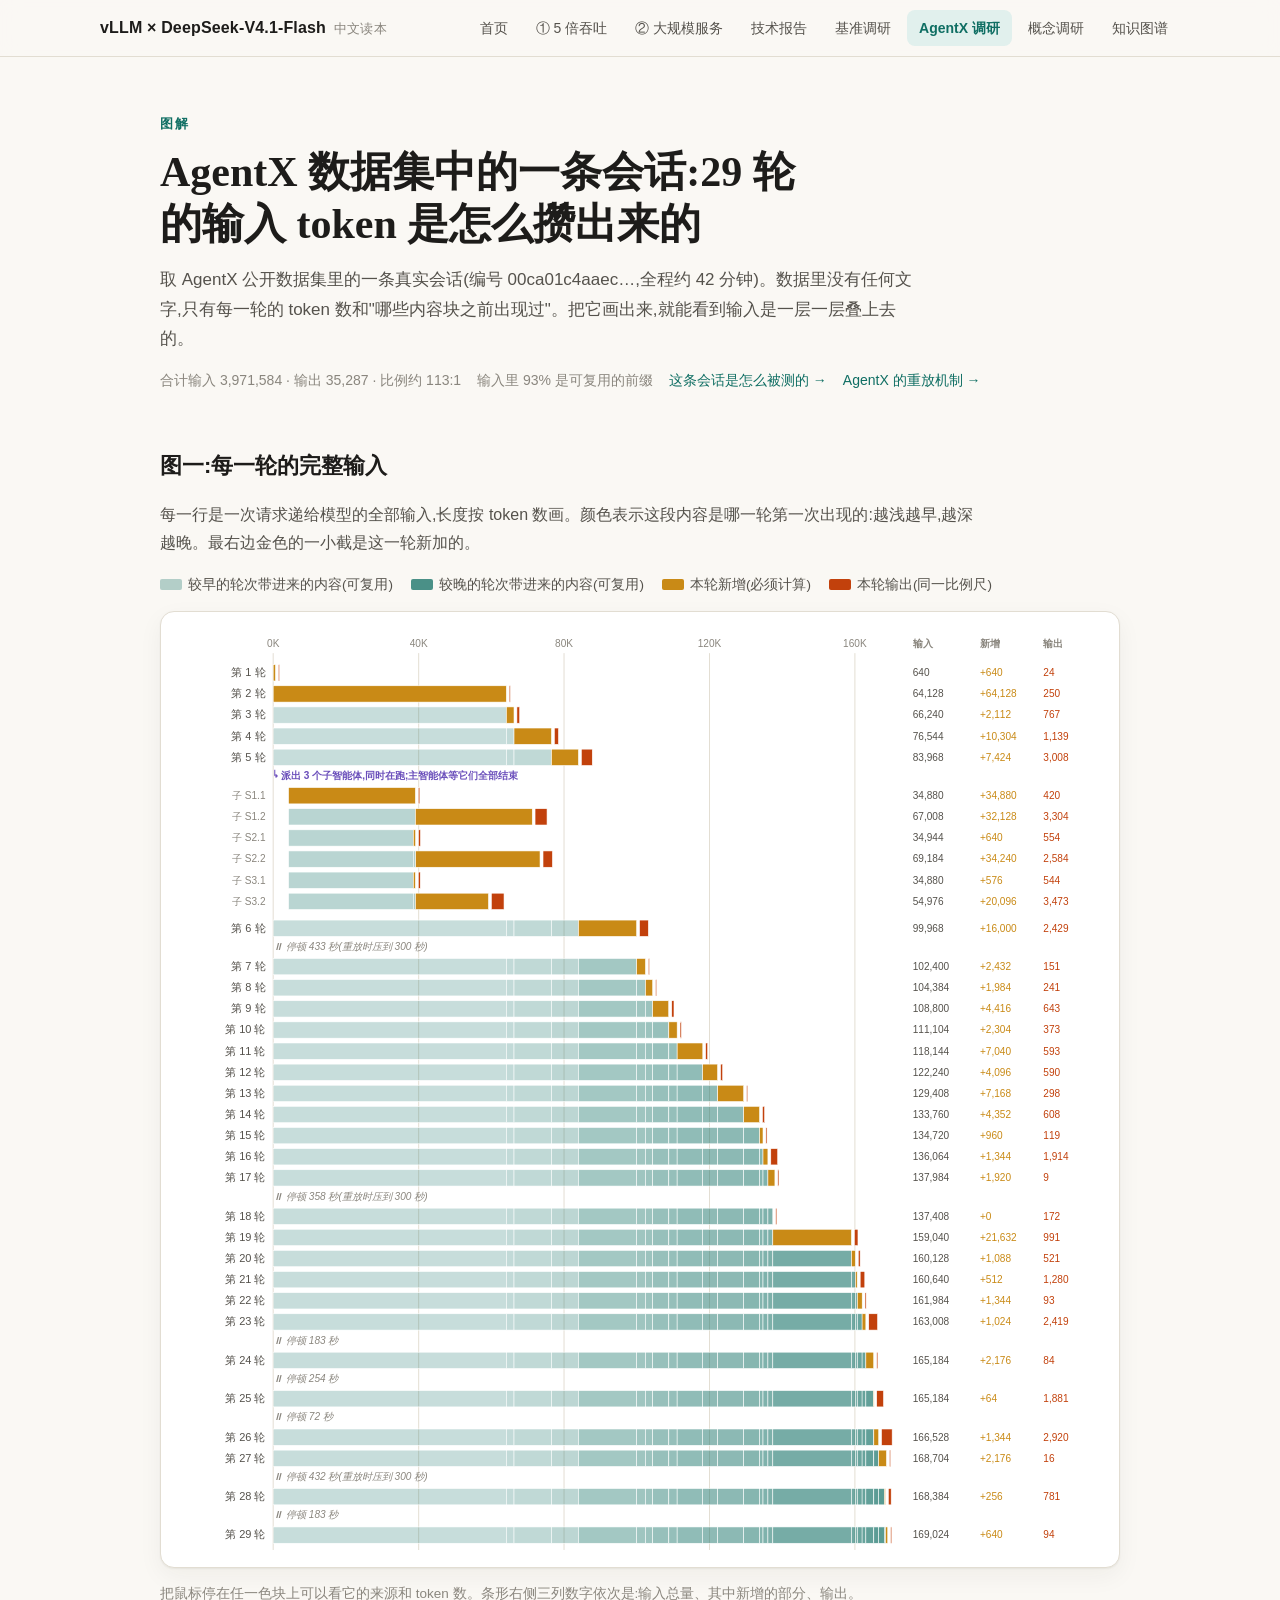
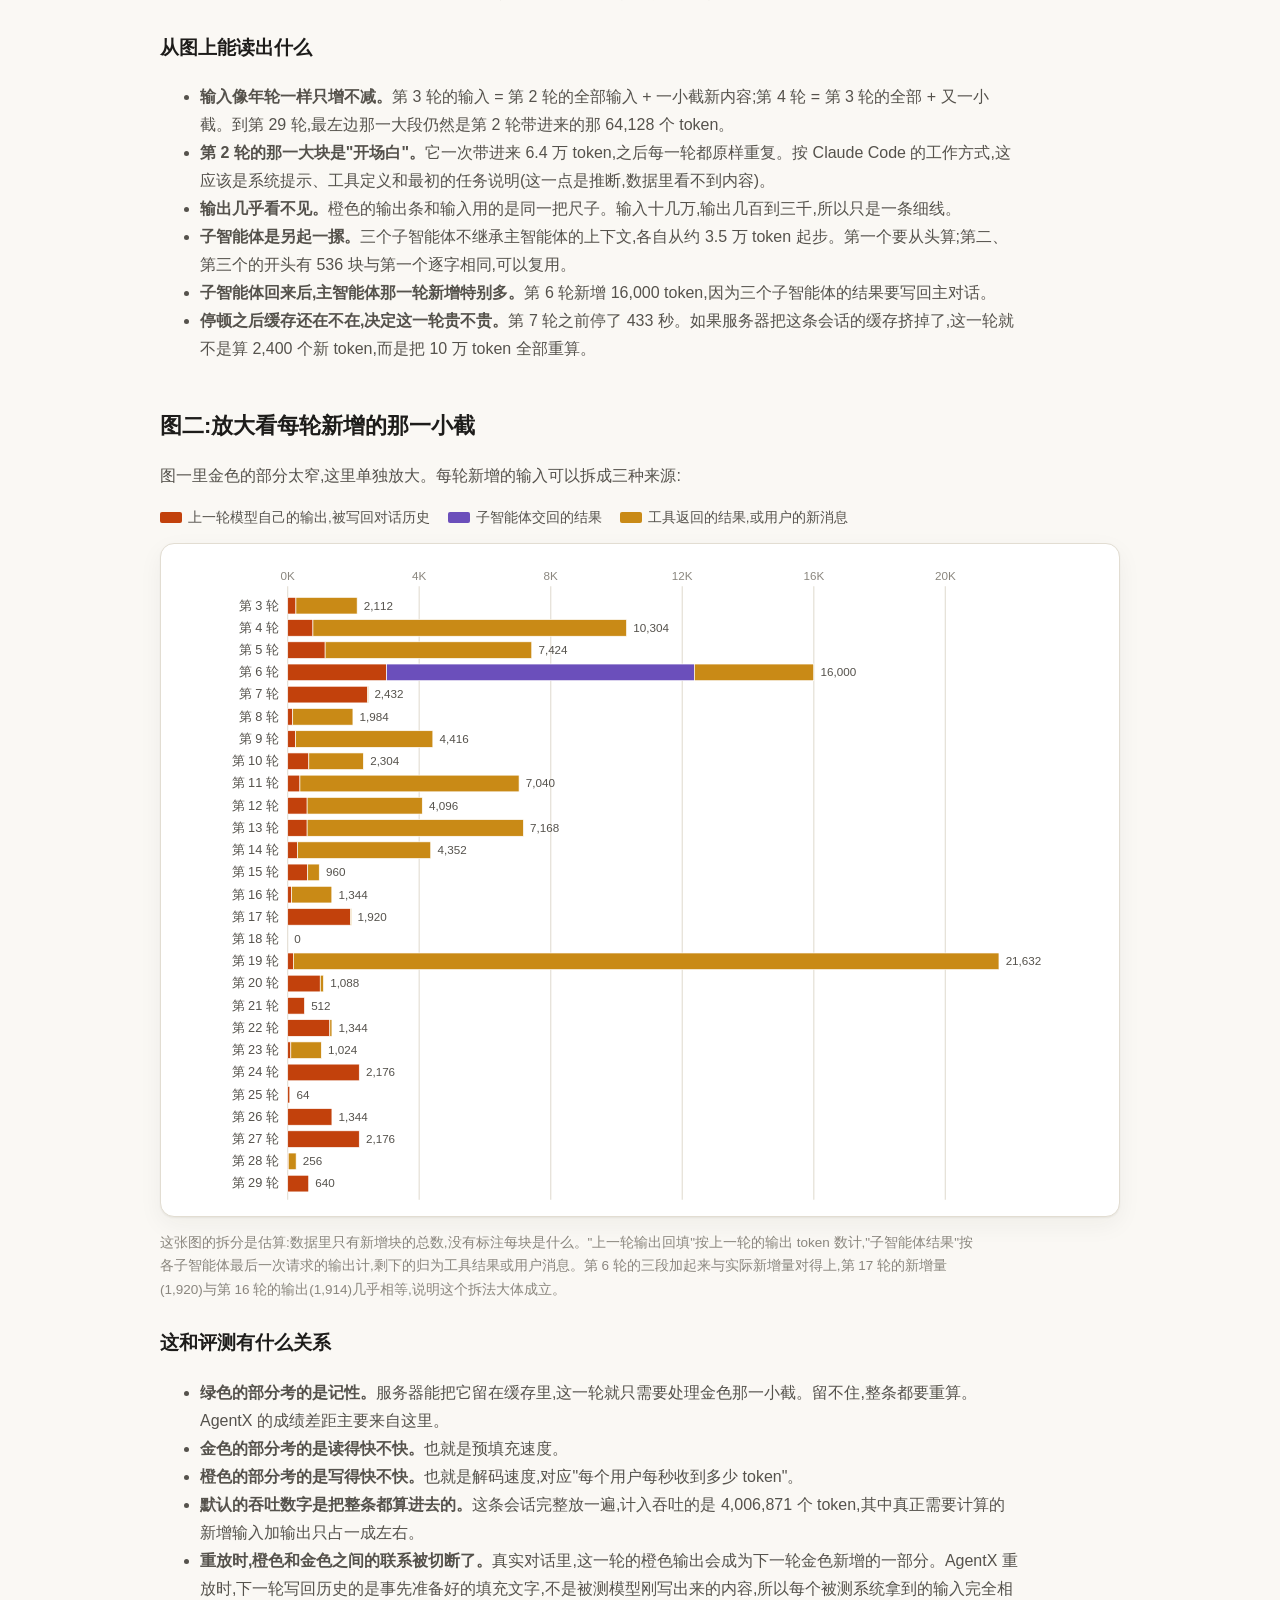
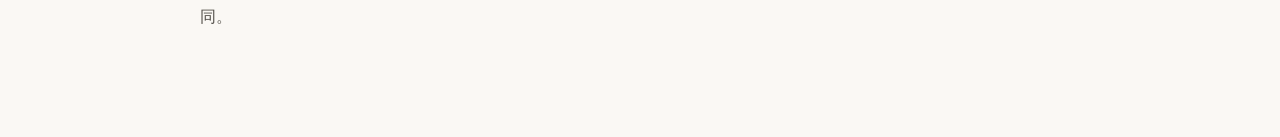
<file: trace.html>
<!doctype html>
<html lang="zh-CN">
<head>
<meta charset="utf-8">
<meta name="viewport" content="width=device-width, initial-scale=1">
<title>AgentX 数据集中的一条会话:输入是怎么攒出来的</title>
<link rel="stylesheet" href="assets/style.css">
</head>
<body>
<header class="nav"><div class="nav-inner"><a class="brand" href="index.html">vLLM × DeepSeek-V4.1-Flash<small>中文读本</small></a><nav class="nav-links"><a href="index.html">首页</a><a href="post-1.html">① 5 倍吞吐</a><a href="post-2.html">② 大规模服务</a><a href="report.html">技术报告</a><a href="benchmarks.html">基准调研</a><a href="agentx.html" class="on">AgentX 调研</a><a href="research.html">概念调研</a><a href="graph.html">知识图谱</a></nav></div></header>
<style>
  :root { --t-pre: #0f6e63; --t-new: #c98a16; --t-out: #c2410c; --t-seen: #8a867e; --t-back: #c2410c; --t-subr: #6b4fbb; --t-tool: #c98a16; }
  @media (prefers-color-scheme: dark) { :root { --t-pre: #5cc5b6; --t-new: #e8b04a; --t-out: #fb923c; --t-seen: #85827b; --t-back: #fb923c; --t-subr: #b09cf0; --t-tool: #e8b04a; } }
  .trwrap { max-width: 1000px; margin: 0 auto; padding: 0 20px 90px; }
  .trcard { background: var(--surface); border: 1px solid var(--line); border-radius: 14px; padding: 20px 20px 14px; box-shadow: var(--shadow); overflow-x: auto; margin: 14px 0 10px; }
  svg.tr { width: 100%; min-width: 760px; height: auto; display: block; font-family: var(--sans); }
  svg.tr .grid { stroke: var(--line); stroke-width: 1; }
  svg.tr .tick, svg.tr .colh { font-size: 10.5px; fill: var(--ink-3); }
  svg.tr .colh { font-weight: 600; }
  svg.tr .rlab { font-size: 11.5px; fill: var(--ink-2); }
  svg.tr .rlab.sub { fill: var(--ink-3); font-size: 10.5px; }
  svg.tr .num { font-size: 10.5px; fill: var(--ink-2); font-variant-numeric: tabular-nums; }
  svg.tr .num.new { fill: var(--t-new); } svg.tr .num.outp { fill: var(--t-out); }
  svg.tr .idle { font-size: 10.5px; fill: var(--ink-3); font-style: italic; }
  svg.tr .subhead { font-size: 10.5px; fill: var(--t-subr); font-weight: 600; }
  svg.tr .seg { stroke: var(--surface); stroke-width: .6; }
  svg.tr .pre { fill: var(--t-pre); } svg.tr .new { fill: var(--t-new); } svg.tr .outp { fill: var(--t-out); }
  svg.tr .seen { fill: var(--t-seen); } svg.tr .back { fill: var(--t-back); } svg.tr .subr { fill: var(--t-subr); } svg.tr .tool { fill: var(--t-tool); }
  .lg { display: flex; flex-wrap: wrap; gap: 6px 18px; font-size: 13.5px; color: var(--ink-2); margin: 4px 0 0; }
  .lg span { display: inline-flex; align-items: center; gap: 6px; }
  .lg i { width: 22px; height: 11px; border-radius: 2px; display: inline-block; }
  .trwrap h2 { font-size: 22px; margin: 44px 0 6px; }
  .trwrap p, .trwrap li { color: var(--ink-2); max-width: 820px; }
  .trwrap .note { font-size: 13.5px; color: var(--ink-3); }
</style>
<main class="trwrap">
<div class="hero" style="padding-bottom:10px">
  <div class="eyebrow">图解</div>
  <h1>AgentX 数据集中的一条会话:29 轮的输入 token 是怎么攒出来的</h1>
  <p class="lead">取 AgentX 公开数据集里的一条真实会话(编号 00ca01c4aaec…,全程约 42 分钟)。数据里没有任何文字,只有每一轮的 token 数和"哪些内容块之前出现过"。把它画出来,就能看到输入是一层一层叠上去的。</p>
  <div class="meta"><span>合计输入 3,971,584 · 输出 35,287 · 比例约 113:1</span><span>输入里 93% 是可复用的前缀</span><a href="flow.html">这条会话是怎么被测的 →</a><a href="agentx.html#replay">AgentX 的重放机制 →</a></div>
</div>

<h2>图一:每一轮的完整输入</h2>
<p>每一行是一次请求递给模型的全部输入,长度按 token 数画。颜色表示这段内容是哪一轮第一次出现的:越浅越早,越深越晚。最右边金色的一小截是这一轮新加的。</p>
<div class="lg">
  <span><i style="background:var(--t-pre);opacity:.3"></i>较早的轮次带进来的内容(可复用)</span>
  <span><i style="background:var(--t-pre);opacity:.75"></i>较晚的轮次带进来的内容(可复用)</span>
  <span><i style="background:var(--t-new)"></i>本轮新增(必须计算)</span>
  <span><i style="background:var(--t-out)"></i>本轮输出(同一比例尺)</span>
</div>
<div class="trcard"><svg class="tr" viewBox="0 0 956 960" role="img" aria-label="每一轮输入 token 的分层结构"><text class="colh" x="762" y="16">输入</text><text class="colh" x="832" y="16">新增</text><text class="colh" x="898" y="16">输出</text><line class="grid" x1="96.0" y1="22" x2="96.0" y2="956"/><text class="tick" x="96.0" y="16" text-anchor="middle">0K</text><line class="grid" x1="247.5" y1="22" x2="247.5" y2="956"/><text class="tick" x="247.5" y="16" text-anchor="middle">40K</text><line class="grid" x1="398.9" y1="22" x2="398.9" y2="956"/><text class="tick" x="398.9" y="16" text-anchor="middle">80K</text><line class="grid" x1="550.4" y1="22" x2="550.4" y2="956"/><text class="tick" x="550.4" y="16" text-anchor="middle">120K</text><line class="grid" x1="701.8" y1="22" x2="701.8" y2="956"/><text class="tick" x="701.8" y="16" text-anchor="middle">160K</text><text class="rlab" x="88" y="46" text-anchor="end">第 1 轮</text><rect class="seg new" x="96.0" y="34" width="2.4" height="17"><title>本轮新增 640 token:必须计算</title></rect><rect class="seg outp" x="101.4" y="34" width="1.2" height="17"><title>输出 24 token</title></rect><text class="num" x="762" y="46">640</text><text class="num new" x="832" y="46">+640</text><text class="num outp" x="898" y="46">24</text><text class="rlab" x="88" y="68" text-anchor="end">第 2 轮</text><rect class="seg new" x="96.0" y="56" width="242.8" height="17"><title>本轮新增 64,128 token:必须计算</title></rect><rect class="seg outp" x="341.8" y="56" width="1.2" height="17"><title>输出 250 token</title></rect><text class="num" x="762" y="68">64,128</text><text class="num new" x="832" y="68">+64,128</text><text class="num outp" x="898" y="68">250</text><text class="rlab" x="88" y="90" text-anchor="end">第 3 轮</text><rect class="seg pre" style="fill-opacity:0.23" x="96.0" y="78" width="242.8" height="17"><title>第 2 轮第一次出现的内容,64,128 token:与之前逐字相同,可从缓存复用</title></rect><rect class="seg new" x="338.8" y="78" width="8.0" height="17"><title>本轮新增 2,112 token:必须计算</title></rect><rect class="seg outp" x="349.8" y="78" width="2.9" height="17"><title>输出 767 token</title></rect><text class="num" x="762" y="90">66,240</text><text class="num new" x="832" y="90">+2,112</text><text class="num outp" x="898" y="90">767</text><text class="rlab" x="88" y="112" text-anchor="end">第 4 轮</text><rect class="seg pre" style="fill-opacity:0.23" x="96.0" y="100" width="242.8" height="17"><title>第 2 轮第一次出现的内容,64,128 token:与之前逐字相同,可从缓存复用</title></rect><rect class="seg pre" style="fill-opacity:0.25" x="338.8" y="100" width="8.0" height="17"><title>第 3 轮第一次出现的内容,2,112 token:与之前逐字相同,可从缓存复用</title></rect><rect class="seg new" x="346.8" y="100" width="39.0" height="17"><title>本轮新增 10,304 token:必须计算</title></rect><rect class="seg outp" x="388.8" y="100" width="4.3" height="17"><title>输出 1,139 token</title></rect><text class="num" x="762" y="112">76,544</text><text class="num new" x="832" y="112">+10,304</text><text class="num outp" x="898" y="112">1,139</text><text class="rlab" x="88" y="134" text-anchor="end">第 5 轮</text><rect class="seg pre" style="fill-opacity:0.23" x="96.0" y="122" width="242.8" height="17"><title>第 2 轮第一次出现的内容,64,128 token:与之前逐字相同,可从缓存复用</title></rect><rect class="seg pre" style="fill-opacity:0.25" x="338.8" y="122" width="8.0" height="17"><title>第 3 轮第一次出现的内容,2,112 token:与之前逐字相同,可从缓存复用</title></rect><rect class="seg pre" style="fill-opacity:0.26" x="346.8" y="122" width="39.0" height="17"><title>第 4 轮第一次出现的内容,10,304 token:与之前逐字相同,可从缓存复用</title></rect><rect class="seg new" x="385.8" y="122" width="28.1" height="17"><title>本轮新增 7,424 token:必须计算</title></rect><rect class="seg outp" x="416.9" y="122" width="11.4" height="17"><title>输出 3,008 token</title></rect><text class="num" x="762" y="134">83,968</text><text class="num new" x="832" y="134">+7,424</text><text class="num outp" x="898" y="134">3,008</text><text class="subhead" x="96" y="153">↳ 派出 3 个子智能体,同时在跑;主智能体等它们全部结束</text><text class="rlab sub" x="88" y="174" text-anchor="end">子 S1.1</text><rect class="seg new" x="112.0" y="162" width="132.1" height="17"><title>本轮新增 34,880 token:必须计算</title></rect><rect class="seg outp" x="247.1" y="162" width="1.6" height="17"><title>输出 420 token</title></rect><text class="num" x="762" y="174">34,880</text><text class="num new" x="832" y="174">+34,880</text><text class="num outp" x="898" y="174">420</text><text class="rlab sub" x="88" y="196" text-anchor="end">子 S1.2</text><rect class="seg pre" style="fill-opacity:0.29" x="112.0" y="184" width="132.1" height="17"><title>子智能体请求 S1.1第一次出现的内容,34,880 token:与之前逐字相同,可从缓存复用</title></rect><rect class="seg new" x="244.1" y="184" width="121.7" height="17"><title>本轮新增 32,128 token:必须计算</title></rect><rect class="seg outp" x="368.7" y="184" width="12.5" height="17"><title>输出 3,304 token</title></rect><text class="num" x="762" y="196">67,008</text><text class="num new" x="832" y="196">+32,128</text><text class="num outp" x="898" y="196">3,304</text><text class="rlab sub" x="88" y="218" text-anchor="end">子 S2.1</text><rect class="seg pre" style="fill-opacity:0.29" x="112.0" y="206" width="129.9" height="17"><title>子智能体请求 S1.1第一次出现的内容,34,304 token:与之前逐字相同,可从缓存复用</title></rect><rect class="seg new" x="241.9" y="206" width="2.4" height="17"><title>本轮新增 640 token:必须计算</title></rect><rect class="seg outp" x="247.3" y="206" width="2.1" height="17"><title>输出 554 token</title></rect><text class="num" x="762" y="218">34,944</text><text class="num new" x="832" y="218">+640</text><text class="num outp" x="898" y="218">554</text><text class="rlab sub" x="88" y="240" text-anchor="end">子 S2.2</text><rect class="seg pre" style="fill-opacity:0.29" x="112.0" y="228" width="129.9" height="17"><title>子智能体请求 S1.1第一次出现的内容,34,304 token:与之前逐字相同,可从缓存复用</title></rect><rect class="seg pre" style="fill-opacity:0.32" x="241.9" y="228" width="2.4" height="17"><title>子智能体请求 S2.1第一次出现的内容,640 token:与之前逐字相同,可从缓存复用</title></rect><rect class="seg new" x="244.3" y="228" width="129.6" height="17"><title>本轮新增 34,240 token:必须计算</title></rect><rect class="seg outp" x="377.0" y="228" width="9.8" height="17"><title>输出 2,584 token</title></rect><text class="num" x="762" y="240">69,184</text><text class="num new" x="832" y="240">+34,240</text><text class="num outp" x="898" y="240">2,584</text><text class="rlab sub" x="88" y="262" text-anchor="end">子 S3.1</text><rect class="seg pre" style="fill-opacity:0.29" x="112.0" y="250" width="129.9" height="17"><title>子智能体请求 S1.1第一次出现的内容,34,304 token:与之前逐字相同,可从缓存复用</title></rect><rect class="seg new" x="241.9" y="250" width="2.2" height="17"><title>本轮新增 576 token:必须计算</title></rect><rect class="seg outp" x="247.1" y="250" width="2.1" height="17"><title>输出 544 token</title></rect><text class="num" x="762" y="262">34,880</text><text class="num new" x="832" y="262">+576</text><text class="num outp" x="898" y="262">544</text><text class="rlab sub" x="88" y="284" text-anchor="end">子 S3.2</text><rect class="seg pre" style="fill-opacity:0.29" x="112.0" y="272" width="129.9" height="17"><title>子智能体请求 S1.1第一次出现的内容,34,304 token:与之前逐字相同,可从缓存复用</title></rect><rect class="seg pre" style="fill-opacity:0.35" x="241.9" y="272" width="2.2" height="17"><title>子智能体请求 S3.1第一次出现的内容,576 token:与之前逐字相同,可从缓存复用</title></rect><rect class="seg new" x="244.1" y="272" width="76.1" height="17"><title>本轮新增 20,096 token:必须计算</title></rect><rect class="seg outp" x="323.2" y="272" width="13.2" height="17"><title>输出 3,473 token</title></rect><text class="num" x="762" y="284">54,976</text><text class="num new" x="832" y="284">+20,096</text><text class="num outp" x="898" y="284">3,473</text><text class="rlab" x="88" y="312" text-anchor="end">第 6 轮</text><rect class="seg pre" style="fill-opacity:0.23" x="96.0" y="300" width="242.8" height="17"><title>第 2 轮第一次出现的内容,64,128 token:与之前逐字相同,可从缓存复用</title></rect><rect class="seg pre" style="fill-opacity:0.25" x="338.8" y="300" width="8.0" height="17"><title>第 3 轮第一次出现的内容,2,112 token:与之前逐字相同,可从缓存复用</title></rect><rect class="seg pre" style="fill-opacity:0.26" x="346.8" y="300" width="39.0" height="17"><title>第 4 轮第一次出现的内容,10,304 token:与之前逐字相同,可从缓存复用</title></rect><rect class="seg pre" style="fill-opacity:0.28" x="385.8" y="300" width="28.1" height="17"><title>第 5 轮第一次出现的内容,7,424 token:与之前逐字相同,可从缓存复用</title></rect><rect class="seg new" x="413.9" y="300" width="60.6" height="17"><title>本轮新增 16,000 token:必须计算</title></rect><rect class="seg outp" x="477.5" y="300" width="9.2" height="17"><title>输出 2,429 token</title></rect><text class="num" x="762" y="312">99,968</text><text class="num new" x="832" y="312">+16,000</text><text class="num outp" x="898" y="312">2,429</text><text class="idle" x="96" y="331">⏸ 停顿 433 秒(重放时压到 300 秒)</text><text class="rlab" x="88" y="352" text-anchor="end">第 7 轮</text><rect class="seg pre" style="fill-opacity:0.23" x="96.0" y="340" width="242.8" height="17"><title>第 2 轮第一次出现的内容,64,128 token:与之前逐字相同,可从缓存复用</title></rect><rect class="seg pre" style="fill-opacity:0.25" x="338.8" y="340" width="8.0" height="17"><title>第 3 轮第一次出现的内容,2,112 token:与之前逐字相同,可从缓存复用</title></rect><rect class="seg pre" style="fill-opacity:0.26" x="346.8" y="340" width="39.0" height="17"><title>第 4 轮第一次出现的内容,10,304 token:与之前逐字相同,可从缓存复用</title></rect><rect class="seg pre" style="fill-opacity:0.28" x="385.8" y="340" width="28.1" height="17"><title>第 5 轮第一次出现的内容,7,424 token:与之前逐字相同,可从缓存复用</title></rect><rect class="seg pre" style="fill-opacity:0.38" x="413.9" y="340" width="60.6" height="17"><title>第 6 轮第一次出现的内容,16,000 token:与之前逐字相同,可从缓存复用</title></rect><rect class="seg new" x="474.5" y="340" width="9.2" height="17"><title>本轮新增 2,432 token:必须计算</title></rect><rect class="seg outp" x="486.7" y="340" width="1.2" height="17"><title>输出 151 token</title></rect><text class="num" x="762" y="352">102,400</text><text class="num new" x="832" y="352">+2,432</text><text class="num outp" x="898" y="352">151</text><text class="rlab" x="88" y="374" text-anchor="end">第 8 轮</text><rect class="seg pre" style="fill-opacity:0.23" x="96.0" y="362" width="242.8" height="17"><title>第 2 轮第一次出现的内容,64,128 token:与之前逐字相同,可从缓存复用</title></rect><rect class="seg pre" style="fill-opacity:0.25" x="338.8" y="362" width="8.0" height="17"><title>第 3 轮第一次出现的内容,2,112 token:与之前逐字相同,可从缓存复用</title></rect><rect class="seg pre" style="fill-opacity:0.26" x="346.8" y="362" width="39.0" height="17"><title>第 4 轮第一次出现的内容,10,304 token:与之前逐字相同,可从缓存复用</title></rect><rect class="seg pre" style="fill-opacity:0.28" x="385.8" y="362" width="28.1" height="17"><title>第 5 轮第一次出现的内容,7,424 token:与之前逐字相同,可从缓存复用</title></rect><rect class="seg pre" style="fill-opacity:0.38" x="413.9" y="362" width="60.6" height="17"><title>第 6 轮第一次出现的内容,16,000 token:与之前逐字相同,可从缓存复用</title></rect><rect class="seg pre" style="fill-opacity:0.40" x="474.5" y="362" width="9.2" height="17"><title>第 7 轮第一次出现的内容,2,432 token:与之前逐字相同,可从缓存复用</title></rect><rect class="seg new" x="483.7" y="362" width="7.5" height="17"><title>本轮新增 1,984 token:必须计算</title></rect><rect class="seg outp" x="494.2" y="362" width="1.2" height="17"><title>输出 241 token</title></rect><text class="num" x="762" y="374">104,384</text><text class="num new" x="832" y="374">+1,984</text><text class="num outp" x="898" y="374">241</text><text class="rlab" x="88" y="396" text-anchor="end">第 9 轮</text><rect class="seg pre" style="fill-opacity:0.23" x="96.0" y="384" width="242.8" height="17"><title>第 2 轮第一次出现的内容,64,128 token:与之前逐字相同,可从缓存复用</title></rect><rect class="seg pre" style="fill-opacity:0.25" x="338.8" y="384" width="8.0" height="17"><title>第 3 轮第一次出现的内容,2,112 token:与之前逐字相同,可从缓存复用</title></rect><rect class="seg pre" style="fill-opacity:0.26" x="346.8" y="384" width="39.0" height="17"><title>第 4 轮第一次出现的内容,10,304 token:与之前逐字相同,可从缓存复用</title></rect><rect class="seg pre" style="fill-opacity:0.28" x="385.8" y="384" width="28.1" height="17"><title>第 5 轮第一次出现的内容,7,424 token:与之前逐字相同,可从缓存复用</title></rect><rect class="seg pre" style="fill-opacity:0.38" x="413.9" y="384" width="60.6" height="17"><title>第 6 轮第一次出现的内容,16,000 token:与之前逐字相同,可从缓存复用</title></rect><rect class="seg pre" style="fill-opacity:0.40" x="474.5" y="384" width="9.2" height="17"><title>第 7 轮第一次出现的内容,2,432 token:与之前逐字相同,可从缓存复用</title></rect><rect class="seg pre" style="fill-opacity:0.41" x="483.7" y="384" width="7.5" height="17"><title>第 8 轮第一次出现的内容,1,984 token:与之前逐字相同,可从缓存复用</title></rect><rect class="seg new" x="491.2" y="384" width="16.7" height="17"><title>本轮新增 4,416 token:必须计算</title></rect><rect class="seg outp" x="511.0" y="384" width="2.4" height="17"><title>输出 643 token</title></rect><text class="num" x="762" y="396">108,800</text><text class="num new" x="832" y="396">+4,416</text><text class="num outp" x="898" y="396">643</text><text class="rlab" x="88" y="418" text-anchor="end">第 10 轮</text><rect class="seg pre" style="fill-opacity:0.23" x="96.0" y="406" width="242.8" height="17"><title>第 2 轮第一次出现的内容,64,128 token:与之前逐字相同,可从缓存复用</title></rect><rect class="seg pre" style="fill-opacity:0.25" x="338.8" y="406" width="8.0" height="17"><title>第 3 轮第一次出现的内容,2,112 token:与之前逐字相同,可从缓存复用</title></rect><rect class="seg pre" style="fill-opacity:0.26" x="346.8" y="406" width="39.0" height="17"><title>第 4 轮第一次出现的内容,10,304 token:与之前逐字相同,可从缓存复用</title></rect><rect class="seg pre" style="fill-opacity:0.28" x="385.8" y="406" width="28.1" height="17"><title>第 5 轮第一次出现的内容,7,424 token:与之前逐字相同,可从缓存复用</title></rect><rect class="seg pre" style="fill-opacity:0.38" x="413.9" y="406" width="60.6" height="17"><title>第 6 轮第一次出现的内容,16,000 token:与之前逐字相同,可从缓存复用</title></rect><rect class="seg pre" style="fill-opacity:0.40" x="474.5" y="406" width="9.2" height="17"><title>第 7 轮第一次出现的内容,2,432 token:与之前逐字相同,可从缓存复用</title></rect><rect class="seg pre" style="fill-opacity:0.41" x="483.7" y="406" width="7.5" height="17"><title>第 8 轮第一次出现的内容,1,984 token:与之前逐字相同,可从缓存复用</title></rect><rect class="seg pre" style="fill-opacity:0.43" x="491.2" y="406" width="16.7" height="17"><title>第 9 轮第一次出现的内容,4,416 token:与之前逐字相同,可从缓存复用</title></rect><rect class="seg new" x="508.0" y="406" width="8.7" height="17"><title>本轮新增 2,304 token:必须计算</title></rect><rect class="seg outp" x="519.7" y="406" width="1.4" height="17"><title>输出 373 token</title></rect><text class="num" x="762" y="418">111,104</text><text class="num new" x="832" y="418">+2,304</text><text class="num outp" x="898" y="418">373</text><text class="rlab" x="88" y="440" text-anchor="end">第 11 轮</text><rect class="seg pre" style="fill-opacity:0.23" x="96.0" y="428" width="242.8" height="17"><title>第 2 轮第一次出现的内容,64,128 token:与之前逐字相同,可从缓存复用</title></rect><rect class="seg pre" style="fill-opacity:0.25" x="338.8" y="428" width="8.0" height="17"><title>第 3 轮第一次出现的内容,2,112 token:与之前逐字相同,可从缓存复用</title></rect><rect class="seg pre" style="fill-opacity:0.26" x="346.8" y="428" width="39.0" height="17"><title>第 4 轮第一次出现的内容,10,304 token:与之前逐字相同,可从缓存复用</title></rect><rect class="seg pre" style="fill-opacity:0.28" x="385.8" y="428" width="28.1" height="17"><title>第 5 轮第一次出现的内容,7,424 token:与之前逐字相同,可从缓存复用</title></rect><rect class="seg pre" style="fill-opacity:0.38" x="413.9" y="428" width="60.6" height="17"><title>第 6 轮第一次出现的内容,16,000 token:与之前逐字相同,可从缓存复用</title></rect><rect class="seg pre" style="fill-opacity:0.40" x="474.5" y="428" width="9.2" height="17"><title>第 7 轮第一次出现的内容,2,432 token:与之前逐字相同,可从缓存复用</title></rect><rect class="seg pre" style="fill-opacity:0.41" x="483.7" y="428" width="7.5" height="17"><title>第 8 轮第一次出现的内容,1,984 token:与之前逐字相同,可从缓存复用</title></rect><rect class="seg pre" style="fill-opacity:0.43" x="491.2" y="428" width="16.7" height="17"><title>第 9 轮第一次出现的内容,4,416 token:与之前逐字相同,可从缓存复用</title></rect><rect class="seg pre" style="fill-opacity:0.44" x="508.0" y="428" width="8.7" height="17"><title>第 10 轮第一次出现的内容,2,304 token:与之前逐字相同,可从缓存复用</title></rect><rect class="seg new" x="516.7" y="428" width="26.7" height="17"><title>本轮新增 7,040 token:必须计算</title></rect><rect class="seg outp" x="546.3" y="428" width="2.2" height="17"><title>输出 593 token</title></rect><text class="num" x="762" y="440">118,144</text><text class="num new" x="832" y="440">+7,040</text><text class="num outp" x="898" y="440">593</text><text class="rlab" x="88" y="462" text-anchor="end">第 12 轮</text><rect class="seg pre" style="fill-opacity:0.23" x="96.0" y="450" width="242.8" height="17"><title>第 2 轮第一次出现的内容,64,128 token:与之前逐字相同,可从缓存复用</title></rect><rect class="seg pre" style="fill-opacity:0.25" x="338.8" y="450" width="8.0" height="17"><title>第 3 轮第一次出现的内容,2,112 token:与之前逐字相同,可从缓存复用</title></rect><rect class="seg pre" style="fill-opacity:0.26" x="346.8" y="450" width="39.0" height="17"><title>第 4 轮第一次出现的内容,10,304 token:与之前逐字相同,可从缓存复用</title></rect><rect class="seg pre" style="fill-opacity:0.28" x="385.8" y="450" width="28.1" height="17"><title>第 5 轮第一次出现的内容,7,424 token:与之前逐字相同,可从缓存复用</title></rect><rect class="seg pre" style="fill-opacity:0.38" x="413.9" y="450" width="60.6" height="17"><title>第 6 轮第一次出现的内容,16,000 token:与之前逐字相同,可从缓存复用</title></rect><rect class="seg pre" style="fill-opacity:0.40" x="474.5" y="450" width="9.2" height="17"><title>第 7 轮第一次出现的内容,2,432 token:与之前逐字相同,可从缓存复用</title></rect><rect class="seg pre" style="fill-opacity:0.41" x="483.7" y="450" width="7.5" height="17"><title>第 8 轮第一次出现的内容,1,984 token:与之前逐字相同,可从缓存复用</title></rect><rect class="seg pre" style="fill-opacity:0.43" x="491.2" y="450" width="16.7" height="17"><title>第 9 轮第一次出现的内容,4,416 token:与之前逐字相同,可从缓存复用</title></rect><rect class="seg pre" style="fill-opacity:0.44" x="508.0" y="450" width="8.7" height="17"><title>第 10 轮第一次出现的内容,2,304 token:与之前逐字相同,可从缓存复用</title></rect><rect class="seg pre" style="fill-opacity:0.46" x="516.7" y="450" width="26.7" height="17"><title>第 11 轮第一次出现的内容,7,040 token:与之前逐字相同,可从缓存复用</title></rect><rect class="seg new" x="543.3" y="450" width="15.5" height="17"><title>本轮新增 4,096 token:必须计算</title></rect><rect class="seg outp" x="561.9" y="450" width="2.2" height="17"><title>输出 590 token</title></rect><text class="num" x="762" y="462">122,240</text><text class="num new" x="832" y="462">+4,096</text><text class="num outp" x="898" y="462">590</text><text class="rlab" x="88" y="484" text-anchor="end">第 13 轮</text><rect class="seg pre" style="fill-opacity:0.23" x="96.0" y="472" width="242.8" height="17"><title>第 2 轮第一次出现的内容,64,128 token:与之前逐字相同,可从缓存复用</title></rect><rect class="seg pre" style="fill-opacity:0.25" x="338.8" y="472" width="8.0" height="17"><title>第 3 轮第一次出现的内容,2,112 token:与之前逐字相同,可从缓存复用</title></rect><rect class="seg pre" style="fill-opacity:0.26" x="346.8" y="472" width="39.0" height="17"><title>第 4 轮第一次出现的内容,10,304 token:与之前逐字相同,可从缓存复用</title></rect><rect class="seg pre" style="fill-opacity:0.28" x="385.8" y="472" width="28.1" height="17"><title>第 5 轮第一次出现的内容,7,424 token:与之前逐字相同,可从缓存复用</title></rect><rect class="seg pre" style="fill-opacity:0.38" x="413.9" y="472" width="60.6" height="17"><title>第 6 轮第一次出现的内容,16,000 token:与之前逐字相同,可从缓存复用</title></rect><rect class="seg pre" style="fill-opacity:0.40" x="474.5" y="472" width="9.2" height="17"><title>第 7 轮第一次出现的内容,2,432 token:与之前逐字相同,可从缓存复用</title></rect><rect class="seg pre" style="fill-opacity:0.41" x="483.7" y="472" width="7.5" height="17"><title>第 8 轮第一次出现的内容,1,984 token:与之前逐字相同,可从缓存复用</title></rect><rect class="seg pre" style="fill-opacity:0.43" x="491.2" y="472" width="16.7" height="17"><title>第 9 轮第一次出现的内容,4,416 token:与之前逐字相同,可从缓存复用</title></rect><rect class="seg pre" style="fill-opacity:0.44" x="508.0" y="472" width="8.7" height="17"><title>第 10 轮第一次出现的内容,2,304 token:与之前逐字相同,可从缓存复用</title></rect><rect class="seg pre" style="fill-opacity:0.46" x="516.7" y="472" width="26.7" height="17"><title>第 11 轮第一次出现的内容,7,040 token:与之前逐字相同,可从缓存复用</title></rect><rect class="seg pre" style="fill-opacity:0.47" x="543.3" y="472" width="15.5" height="17"><title>第 12 轮第一次出现的内容,4,096 token:与之前逐字相同,可从缓存复用</title></rect><rect class="seg new" x="558.9" y="472" width="27.1" height="17"><title>本轮新增 7,168 token:必须计算</title></rect><rect class="seg outp" x="589.0" y="472" width="1.2" height="17"><title>输出 298 token</title></rect><text class="num" x="762" y="484">129,408</text><text class="num new" x="832" y="484">+7,168</text><text class="num outp" x="898" y="484">298</text><text class="rlab" x="88" y="506" text-anchor="end">第 14 轮</text><rect class="seg pre" style="fill-opacity:0.23" x="96.0" y="494" width="242.8" height="17"><title>第 2 轮第一次出现的内容,64,128 token:与之前逐字相同,可从缓存复用</title></rect><rect class="seg pre" style="fill-opacity:0.25" x="338.8" y="494" width="8.0" height="17"><title>第 3 轮第一次出现的内容,2,112 token:与之前逐字相同,可从缓存复用</title></rect><rect class="seg pre" style="fill-opacity:0.26" x="346.8" y="494" width="39.0" height="17"><title>第 4 轮第一次出现的内容,10,304 token:与之前逐字相同,可从缓存复用</title></rect><rect class="seg pre" style="fill-opacity:0.28" x="385.8" y="494" width="28.1" height="17"><title>第 5 轮第一次出现的内容,7,424 token:与之前逐字相同,可从缓存复用</title></rect><rect class="seg pre" style="fill-opacity:0.38" x="413.9" y="494" width="60.6" height="17"><title>第 6 轮第一次出现的内容,16,000 token:与之前逐字相同,可从缓存复用</title></rect><rect class="seg pre" style="fill-opacity:0.40" x="474.5" y="494" width="9.2" height="17"><title>第 7 轮第一次出现的内容,2,432 token:与之前逐字相同,可从缓存复用</title></rect><rect class="seg pre" style="fill-opacity:0.41" x="483.7" y="494" width="7.5" height="17"><title>第 8 轮第一次出现的内容,1,984 token:与之前逐字相同,可从缓存复用</title></rect><rect class="seg pre" style="fill-opacity:0.43" x="491.2" y="494" width="16.7" height="17"><title>第 9 轮第一次出现的内容,4,416 token:与之前逐字相同,可从缓存复用</title></rect><rect class="seg pre" style="fill-opacity:0.44" x="508.0" y="494" width="8.7" height="17"><title>第 10 轮第一次出现的内容,2,304 token:与之前逐字相同,可从缓存复用</title></rect><rect class="seg pre" style="fill-opacity:0.46" x="516.7" y="494" width="26.7" height="17"><title>第 11 轮第一次出现的内容,7,040 token:与之前逐字相同,可从缓存复用</title></rect><rect class="seg pre" style="fill-opacity:0.47" x="543.3" y="494" width="15.5" height="17"><title>第 12 轮第一次出现的内容,4,096 token:与之前逐字相同,可从缓存复用</title></rect><rect class="seg pre" style="fill-opacity:0.48" x="558.9" y="494" width="27.1" height="17"><title>第 13 轮第一次出现的内容,7,168 token:与之前逐字相同,可从缓存复用</title></rect><rect class="seg new" x="586.0" y="494" width="16.5" height="17"><title>本轮新增 4,352 token:必须计算</title></rect><rect class="seg outp" x="605.5" y="494" width="2.3" height="17"><title>输出 608 token</title></rect><text class="num" x="762" y="506">133,760</text><text class="num new" x="832" y="506">+4,352</text><text class="num outp" x="898" y="506">608</text><text class="rlab" x="88" y="528" text-anchor="end">第 15 轮</text><rect class="seg pre" style="fill-opacity:0.23" x="96.0" y="516" width="242.8" height="17"><title>第 2 轮第一次出现的内容,64,128 token:与之前逐字相同,可从缓存复用</title></rect><rect class="seg pre" style="fill-opacity:0.25" x="338.8" y="516" width="8.0" height="17"><title>第 3 轮第一次出现的内容,2,112 token:与之前逐字相同,可从缓存复用</title></rect><rect class="seg pre" style="fill-opacity:0.26" x="346.8" y="516" width="39.0" height="17"><title>第 4 轮第一次出现的内容,10,304 token:与之前逐字相同,可从缓存复用</title></rect><rect class="seg pre" style="fill-opacity:0.28" x="385.8" y="516" width="28.1" height="17"><title>第 5 轮第一次出现的内容,7,424 token:与之前逐字相同,可从缓存复用</title></rect><rect class="seg pre" style="fill-opacity:0.38" x="413.9" y="516" width="60.6" height="17"><title>第 6 轮第一次出现的内容,16,000 token:与之前逐字相同,可从缓存复用</title></rect><rect class="seg pre" style="fill-opacity:0.40" x="474.5" y="516" width="9.2" height="17"><title>第 7 轮第一次出现的内容,2,432 token:与之前逐字相同,可从缓存复用</title></rect><rect class="seg pre" style="fill-opacity:0.41" x="483.7" y="516" width="7.5" height="17"><title>第 8 轮第一次出现的内容,1,984 token:与之前逐字相同,可从缓存复用</title></rect><rect class="seg pre" style="fill-opacity:0.43" x="491.2" y="516" width="16.7" height="17"><title>第 9 轮第一次出现的内容,4,416 token:与之前逐字相同,可从缓存复用</title></rect><rect class="seg pre" style="fill-opacity:0.44" x="508.0" y="516" width="8.7" height="17"><title>第 10 轮第一次出现的内容,2,304 token:与之前逐字相同,可从缓存复用</title></rect><rect class="seg pre" style="fill-opacity:0.46" x="516.7" y="516" width="26.7" height="17"><title>第 11 轮第一次出现的内容,7,040 token:与之前逐字相同,可从缓存复用</title></rect><rect class="seg pre" style="fill-opacity:0.47" x="543.3" y="516" width="15.5" height="17"><title>第 12 轮第一次出现的内容,4,096 token:与之前逐字相同,可从缓存复用</title></rect><rect class="seg pre" style="fill-opacity:0.48" x="558.9" y="516" width="27.1" height="17"><title>第 13 轮第一次出现的内容,7,168 token:与之前逐字相同,可从缓存复用</title></rect><rect class="seg pre" style="fill-opacity:0.50" x="586.0" y="516" width="16.5" height="17"><title>第 14 轮第一次出现的内容,4,352 token:与之前逐字相同,可从缓存复用</title></rect><rect class="seg new" x="602.5" y="516" width="3.6" height="17"><title>本轮新增 960 token:必须计算</title></rect><rect class="seg outp" x="609.1" y="516" width="1.2" height="17"><title>输出 119 token</title></rect><text class="num" x="762" y="528">134,720</text><text class="num new" x="832" y="528">+960</text><text class="num outp" x="898" y="528">119</text><text class="rlab" x="88" y="550" text-anchor="end">第 16 轮</text><rect class="seg pre" style="fill-opacity:0.23" x="96.0" y="538" width="242.8" height="17"><title>第 2 轮第一次出现的内容,64,128 token:与之前逐字相同,可从缓存复用</title></rect><rect class="seg pre" style="fill-opacity:0.25" x="338.8" y="538" width="8.0" height="17"><title>第 3 轮第一次出现的内容,2,112 token:与之前逐字相同,可从缓存复用</title></rect><rect class="seg pre" style="fill-opacity:0.26" x="346.8" y="538" width="39.0" height="17"><title>第 4 轮第一次出现的内容,10,304 token:与之前逐字相同,可从缓存复用</title></rect><rect class="seg pre" style="fill-opacity:0.28" x="385.8" y="538" width="28.1" height="17"><title>第 5 轮第一次出现的内容,7,424 token:与之前逐字相同,可从缓存复用</title></rect><rect class="seg pre" style="fill-opacity:0.38" x="413.9" y="538" width="60.6" height="17"><title>第 6 轮第一次出现的内容,16,000 token:与之前逐字相同,可从缓存复用</title></rect><rect class="seg pre" style="fill-opacity:0.40" x="474.5" y="538" width="9.2" height="17"><title>第 7 轮第一次出现的内容,2,432 token:与之前逐字相同,可从缓存复用</title></rect><rect class="seg pre" style="fill-opacity:0.41" x="483.7" y="538" width="7.5" height="17"><title>第 8 轮第一次出现的内容,1,984 token:与之前逐字相同,可从缓存复用</title></rect><rect class="seg pre" style="fill-opacity:0.43" x="491.2" y="538" width="16.7" height="17"><title>第 9 轮第一次出现的内容,4,416 token:与之前逐字相同,可从缓存复用</title></rect><rect class="seg pre" style="fill-opacity:0.44" x="508.0" y="538" width="8.7" height="17"><title>第 10 轮第一次出现的内容,2,304 token:与之前逐字相同,可从缓存复用</title></rect><rect class="seg pre" style="fill-opacity:0.46" x="516.7" y="538" width="26.7" height="17"><title>第 11 轮第一次出现的内容,7,040 token:与之前逐字相同,可从缓存复用</title></rect><rect class="seg pre" style="fill-opacity:0.47" x="543.3" y="538" width="15.5" height="17"><title>第 12 轮第一次出现的内容,4,096 token:与之前逐字相同,可从缓存复用</title></rect><rect class="seg pre" style="fill-opacity:0.48" x="558.9" y="538" width="27.1" height="17"><title>第 13 轮第一次出现的内容,7,168 token:与之前逐字相同,可从缓存复用</title></rect><rect class="seg pre" style="fill-opacity:0.50" x="586.0" y="538" width="16.5" height="17"><title>第 14 轮第一次出现的内容,4,352 token:与之前逐字相同,可从缓存复用</title></rect><rect class="seg pre" style="fill-opacity:0.51" x="602.5" y="538" width="3.6" height="17"><title>第 15 轮第一次出现的内容,960 token:与之前逐字相同,可从缓存复用</title></rect><rect class="seg new" x="606.1" y="538" width="5.1" height="17"><title>本轮新增 1,344 token:必须计算</title></rect><rect class="seg outp" x="614.2" y="538" width="7.2" height="17"><title>输出 1,914 token</title></rect><text class="num" x="762" y="550">136,064</text><text class="num new" x="832" y="550">+1,344</text><text class="num outp" x="898" y="550">1,914</text><text class="rlab" x="88" y="572" text-anchor="end">第 17 轮</text><rect class="seg pre" style="fill-opacity:0.23" x="96.0" y="560" width="242.8" height="17"><title>第 2 轮第一次出现的内容,64,128 token:与之前逐字相同,可从缓存复用</title></rect><rect class="seg pre" style="fill-opacity:0.25" x="338.8" y="560" width="8.0" height="17"><title>第 3 轮第一次出现的内容,2,112 token:与之前逐字相同,可从缓存复用</title></rect><rect class="seg pre" style="fill-opacity:0.26" x="346.8" y="560" width="39.0" height="17"><title>第 4 轮第一次出现的内容,10,304 token:与之前逐字相同,可从缓存复用</title></rect><rect class="seg pre" style="fill-opacity:0.28" x="385.8" y="560" width="28.1" height="17"><title>第 5 轮第一次出现的内容,7,424 token:与之前逐字相同,可从缓存复用</title></rect><rect class="seg pre" style="fill-opacity:0.38" x="413.9" y="560" width="60.6" height="17"><title>第 6 轮第一次出现的内容,16,000 token:与之前逐字相同,可从缓存复用</title></rect><rect class="seg pre" style="fill-opacity:0.40" x="474.5" y="560" width="9.2" height="17"><title>第 7 轮第一次出现的内容,2,432 token:与之前逐字相同,可从缓存复用</title></rect><rect class="seg pre" style="fill-opacity:0.41" x="483.7" y="560" width="7.5" height="17"><title>第 8 轮第一次出现的内容,1,984 token:与之前逐字相同,可从缓存复用</title></rect><rect class="seg pre" style="fill-opacity:0.43" x="491.2" y="560" width="16.7" height="17"><title>第 9 轮第一次出现的内容,4,416 token:与之前逐字相同,可从缓存复用</title></rect><rect class="seg pre" style="fill-opacity:0.44" x="508.0" y="560" width="8.7" height="17"><title>第 10 轮第一次出现的内容,2,304 token:与之前逐字相同,可从缓存复用</title></rect><rect class="seg pre" style="fill-opacity:0.46" x="516.7" y="560" width="26.7" height="17"><title>第 11 轮第一次出现的内容,7,040 token:与之前逐字相同,可从缓存复用</title></rect><rect class="seg pre" style="fill-opacity:0.47" x="543.3" y="560" width="15.5" height="17"><title>第 12 轮第一次出现的内容,4,096 token:与之前逐字相同,可从缓存复用</title></rect><rect class="seg pre" style="fill-opacity:0.48" x="558.9" y="560" width="27.1" height="17"><title>第 13 轮第一次出现的内容,7,168 token:与之前逐字相同,可从缓存复用</title></rect><rect class="seg pre" style="fill-opacity:0.50" x="586.0" y="560" width="16.5" height="17"><title>第 14 轮第一次出现的内容,4,352 token:与之前逐字相同,可从缓存复用</title></rect><rect class="seg pre" style="fill-opacity:0.51" x="602.5" y="560" width="3.6" height="17"><title>第 15 轮第一次出现的内容,960 token:与之前逐字相同,可从缓存复用</title></rect><rect class="seg pre" style="fill-opacity:0.53" x="606.1" y="560" width="5.1" height="17"><title>第 16 轮第一次出现的内容,1,344 token:与之前逐字相同,可从缓存复用</title></rect><rect class="seg new" x="611.2" y="560" width="7.3" height="17"><title>本轮新增 1,920 token:必须计算</title></rect><rect class="seg outp" x="621.5" y="560" width="1.2" height="17"><title>输出 9 token</title></rect><text class="num" x="762" y="572">137,984</text><text class="num new" x="832" y="572">+1,920</text><text class="num outp" x="898" y="572">9</text><text class="idle" x="96" y="591">⏸ 停顿 358 秒(重放时压到 300 秒)</text><text class="rlab" x="88" y="612" text-anchor="end">第 18 轮</text><rect class="seg pre" style="fill-opacity:0.23" x="96.0" y="600" width="242.8" height="17"><title>第 2 轮第一次出现的内容,64,128 token:与之前逐字相同,可从缓存复用</title></rect><rect class="seg pre" style="fill-opacity:0.25" x="338.8" y="600" width="8.0" height="17"><title>第 3 轮第一次出现的内容,2,112 token:与之前逐字相同,可从缓存复用</title></rect><rect class="seg pre" style="fill-opacity:0.26" x="346.8" y="600" width="39.0" height="17"><title>第 4 轮第一次出现的内容,10,304 token:与之前逐字相同,可从缓存复用</title></rect><rect class="seg pre" style="fill-opacity:0.28" x="385.8" y="600" width="28.1" height="17"><title>第 5 轮第一次出现的内容,7,424 token:与之前逐字相同,可从缓存复用</title></rect><rect class="seg pre" style="fill-opacity:0.38" x="413.9" y="600" width="60.6" height="17"><title>第 6 轮第一次出现的内容,16,000 token:与之前逐字相同,可从缓存复用</title></rect><rect class="seg pre" style="fill-opacity:0.40" x="474.5" y="600" width="9.2" height="17"><title>第 7 轮第一次出现的内容,2,432 token:与之前逐字相同,可从缓存复用</title></rect><rect class="seg pre" style="fill-opacity:0.41" x="483.7" y="600" width="7.5" height="17"><title>第 8 轮第一次出现的内容,1,984 token:与之前逐字相同,可从缓存复用</title></rect><rect class="seg pre" style="fill-opacity:0.43" x="491.2" y="600" width="16.7" height="17"><title>第 9 轮第一次出现的内容,4,416 token:与之前逐字相同,可从缓存复用</title></rect><rect class="seg pre" style="fill-opacity:0.44" x="508.0" y="600" width="8.7" height="17"><title>第 10 轮第一次出现的内容,2,304 token:与之前逐字相同,可从缓存复用</title></rect><rect class="seg pre" style="fill-opacity:0.46" x="516.7" y="600" width="26.7" height="17"><title>第 11 轮第一次出现的内容,7,040 token:与之前逐字相同,可从缓存复用</title></rect><rect class="seg pre" style="fill-opacity:0.47" x="543.3" y="600" width="15.5" height="17"><title>第 12 轮第一次出现的内容,4,096 token:与之前逐字相同,可从缓存复用</title></rect><rect class="seg pre" style="fill-opacity:0.48" x="558.9" y="600" width="27.1" height="17"><title>第 13 轮第一次出现的内容,7,168 token:与之前逐字相同,可从缓存复用</title></rect><rect class="seg pre" style="fill-opacity:0.50" x="586.0" y="600" width="16.5" height="17"><title>第 14 轮第一次出现的内容,4,352 token:与之前逐字相同,可从缓存复用</title></rect><rect class="seg pre" style="fill-opacity:0.51" x="602.5" y="600" width="3.6" height="17"><title>第 15 轮第一次出现的内容,960 token:与之前逐字相同,可从缓存复用</title></rect><rect class="seg pre" style="fill-opacity:0.53" x="606.1" y="600" width="5.1" height="17"><title>第 16 轮第一次出现的内容,1,344 token:与之前逐字相同,可从缓存复用</title></rect><rect class="seg pre" style="fill-opacity:0.54" x="611.2" y="600" width="5.1" height="17"><title>第 17 轮第一次出现的内容,1,344 token:与之前逐字相同,可从缓存复用</title></rect><rect class="seg outp" x="619.3" y="600" width="1.2" height="17"><title>输出 172 token</title></rect><text class="num" x="762" y="612">137,408</text><text class="num new" x="832" y="612">+0</text><text class="num outp" x="898" y="612">172</text><text class="rlab" x="88" y="634" text-anchor="end">第 19 轮</text><rect class="seg pre" style="fill-opacity:0.23" x="96.0" y="622" width="242.8" height="17"><title>第 2 轮第一次出现的内容,64,128 token:与之前逐字相同,可从缓存复用</title></rect><rect class="seg pre" style="fill-opacity:0.25" x="338.8" y="622" width="8.0" height="17"><title>第 3 轮第一次出现的内容,2,112 token:与之前逐字相同,可从缓存复用</title></rect><rect class="seg pre" style="fill-opacity:0.26" x="346.8" y="622" width="39.0" height="17"><title>第 4 轮第一次出现的内容,10,304 token:与之前逐字相同,可从缓存复用</title></rect><rect class="seg pre" style="fill-opacity:0.28" x="385.8" y="622" width="28.1" height="17"><title>第 5 轮第一次出现的内容,7,424 token:与之前逐字相同,可从缓存复用</title></rect><rect class="seg pre" style="fill-opacity:0.38" x="413.9" y="622" width="60.6" height="17"><title>第 6 轮第一次出现的内容,16,000 token:与之前逐字相同,可从缓存复用</title></rect><rect class="seg pre" style="fill-opacity:0.40" x="474.5" y="622" width="9.2" height="17"><title>第 7 轮第一次出现的内容,2,432 token:与之前逐字相同,可从缓存复用</title></rect><rect class="seg pre" style="fill-opacity:0.41" x="483.7" y="622" width="7.5" height="17"><title>第 8 轮第一次出现的内容,1,984 token:与之前逐字相同,可从缓存复用</title></rect><rect class="seg pre" style="fill-opacity:0.43" x="491.2" y="622" width="16.7" height="17"><title>第 9 轮第一次出现的内容,4,416 token:与之前逐字相同,可从缓存复用</title></rect><rect class="seg pre" style="fill-opacity:0.44" x="508.0" y="622" width="8.7" height="17"><title>第 10 轮第一次出现的内容,2,304 token:与之前逐字相同,可从缓存复用</title></rect><rect class="seg pre" style="fill-opacity:0.46" x="516.7" y="622" width="26.7" height="17"><title>第 11 轮第一次出现的内容,7,040 token:与之前逐字相同,可从缓存复用</title></rect><rect class="seg pre" style="fill-opacity:0.47" x="543.3" y="622" width="15.5" height="17"><title>第 12 轮第一次出现的内容,4,096 token:与之前逐字相同,可从缓存复用</title></rect><rect class="seg pre" style="fill-opacity:0.48" x="558.9" y="622" width="27.1" height="17"><title>第 13 轮第一次出现的内容,7,168 token:与之前逐字相同,可从缓存复用</title></rect><rect class="seg pre" style="fill-opacity:0.50" x="586.0" y="622" width="16.5" height="17"><title>第 14 轮第一次出现的内容,4,352 token:与之前逐字相同,可从缓存复用</title></rect><rect class="seg pre" style="fill-opacity:0.51" x="602.5" y="622" width="3.6" height="17"><title>第 15 轮第一次出现的内容,960 token:与之前逐字相同,可从缓存复用</title></rect><rect class="seg pre" style="fill-opacity:0.53" x="606.1" y="622" width="5.1" height="17"><title>第 16 轮第一次出现的内容,1,344 token:与之前逐字相同,可从缓存复用</title></rect><rect class="seg pre" style="fill-opacity:0.54" x="611.2" y="622" width="5.1" height="17"><title>第 17 轮第一次出现的内容,1,344 token:与之前逐字相同,可从缓存复用</title></rect><rect class="seg new" x="616.3" y="622" width="81.9" height="17"><title>本轮新增 21,632 token:必须计算</title></rect><rect class="seg outp" x="701.2" y="622" width="3.8" height="17"><title>输出 991 token</title></rect><text class="num" x="762" y="634">159,040</text><text class="num new" x="832" y="634">+21,632</text><text class="num outp" x="898" y="634">991</text><text class="rlab" x="88" y="656" text-anchor="end">第 20 轮</text><rect class="seg pre" style="fill-opacity:0.23" x="96.0" y="644" width="242.8" height="17"><title>第 2 轮第一次出现的内容,64,128 token:与之前逐字相同,可从缓存复用</title></rect><rect class="seg pre" style="fill-opacity:0.25" x="338.8" y="644" width="8.0" height="17"><title>第 3 轮第一次出现的内容,2,112 token:与之前逐字相同,可从缓存复用</title></rect><rect class="seg pre" style="fill-opacity:0.26" x="346.8" y="644" width="39.0" height="17"><title>第 4 轮第一次出现的内容,10,304 token:与之前逐字相同,可从缓存复用</title></rect><rect class="seg pre" style="fill-opacity:0.28" x="385.8" y="644" width="28.1" height="17"><title>第 5 轮第一次出现的内容,7,424 token:与之前逐字相同,可从缓存复用</title></rect><rect class="seg pre" style="fill-opacity:0.38" x="413.9" y="644" width="60.6" height="17"><title>第 6 轮第一次出现的内容,16,000 token:与之前逐字相同,可从缓存复用</title></rect><rect class="seg pre" style="fill-opacity:0.40" x="474.5" y="644" width="9.2" height="17"><title>第 7 轮第一次出现的内容,2,432 token:与之前逐字相同,可从缓存复用</title></rect><rect class="seg pre" style="fill-opacity:0.41" x="483.7" y="644" width="7.5" height="17"><title>第 8 轮第一次出现的内容,1,984 token:与之前逐字相同,可从缓存复用</title></rect><rect class="seg pre" style="fill-opacity:0.43" x="491.2" y="644" width="16.7" height="17"><title>第 9 轮第一次出现的内容,4,416 token:与之前逐字相同,可从缓存复用</title></rect><rect class="seg pre" style="fill-opacity:0.44" x="508.0" y="644" width="8.7" height="17"><title>第 10 轮第一次出现的内容,2,304 token:与之前逐字相同,可从缓存复用</title></rect><rect class="seg pre" style="fill-opacity:0.46" x="516.7" y="644" width="26.7" height="17"><title>第 11 轮第一次出现的内容,7,040 token:与之前逐字相同,可从缓存复用</title></rect><rect class="seg pre" style="fill-opacity:0.47" x="543.3" y="644" width="15.5" height="17"><title>第 12 轮第一次出现的内容,4,096 token:与之前逐字相同,可从缓存复用</title></rect><rect class="seg pre" style="fill-opacity:0.48" x="558.9" y="644" width="27.1" height="17"><title>第 13 轮第一次出现的内容,7,168 token:与之前逐字相同,可从缓存复用</title></rect><rect class="seg pre" style="fill-opacity:0.50" x="586.0" y="644" width="16.5" height="17"><title>第 14 轮第一次出现的内容,4,352 token:与之前逐字相同,可从缓存复用</title></rect><rect class="seg pre" style="fill-opacity:0.51" x="602.5" y="644" width="3.6" height="17"><title>第 15 轮第一次出现的内容,960 token:与之前逐字相同,可从缓存复用</title></rect><rect class="seg pre" style="fill-opacity:0.53" x="606.1" y="644" width="5.1" height="17"><title>第 16 轮第一次出现的内容,1,344 token:与之前逐字相同,可从缓存复用</title></rect><rect class="seg pre" style="fill-opacity:0.54" x="611.2" y="644" width="5.1" height="17"><title>第 17 轮第一次出现的内容,1,344 token:与之前逐字相同,可从缓存复用</title></rect><rect class="seg pre" style="fill-opacity:0.57" x="616.3" y="644" width="81.9" height="17"><title>第 19 轮第一次出现的内容,21,632 token:与之前逐字相同,可从缓存复用</title></rect><rect class="seg new" x="698.2" y="644" width="4.1" height="17"><title>本轮新增 1,088 token:必须计算</title></rect><rect class="seg outp" x="705.3" y="644" width="2.0" height="17"><title>输出 521 token</title></rect><text class="num" x="762" y="656">160,128</text><text class="num new" x="832" y="656">+1,088</text><text class="num outp" x="898" y="656">521</text><text class="rlab" x="88" y="678" text-anchor="end">第 21 轮</text><rect class="seg pre" style="fill-opacity:0.23" x="96.0" y="666" width="242.8" height="17"><title>第 2 轮第一次出现的内容,64,128 token:与之前逐字相同,可从缓存复用</title></rect><rect class="seg pre" style="fill-opacity:0.25" x="338.8" y="666" width="8.0" height="17"><title>第 3 轮第一次出现的内容,2,112 token:与之前逐字相同,可从缓存复用</title></rect><rect class="seg pre" style="fill-opacity:0.26" x="346.8" y="666" width="39.0" height="17"><title>第 4 轮第一次出现的内容,10,304 token:与之前逐字相同,可从缓存复用</title></rect><rect class="seg pre" style="fill-opacity:0.28" x="385.8" y="666" width="28.1" height="17"><title>第 5 轮第一次出现的内容,7,424 token:与之前逐字相同,可从缓存复用</title></rect><rect class="seg pre" style="fill-opacity:0.38" x="413.9" y="666" width="60.6" height="17"><title>第 6 轮第一次出现的内容,16,000 token:与之前逐字相同,可从缓存复用</title></rect><rect class="seg pre" style="fill-opacity:0.40" x="474.5" y="666" width="9.2" height="17"><title>第 7 轮第一次出现的内容,2,432 token:与之前逐字相同,可从缓存复用</title></rect><rect class="seg pre" style="fill-opacity:0.41" x="483.7" y="666" width="7.5" height="17"><title>第 8 轮第一次出现的内容,1,984 token:与之前逐字相同,可从缓存复用</title></rect><rect class="seg pre" style="fill-opacity:0.43" x="491.2" y="666" width="16.7" height="17"><title>第 9 轮第一次出现的内容,4,416 token:与之前逐字相同,可从缓存复用</title></rect><rect class="seg pre" style="fill-opacity:0.44" x="508.0" y="666" width="8.7" height="17"><title>第 10 轮第一次出现的内容,2,304 token:与之前逐字相同,可从缓存复用</title></rect><rect class="seg pre" style="fill-opacity:0.46" x="516.7" y="666" width="26.7" height="17"><title>第 11 轮第一次出现的内容,7,040 token:与之前逐字相同,可从缓存复用</title></rect><rect class="seg pre" style="fill-opacity:0.47" x="543.3" y="666" width="15.5" height="17"><title>第 12 轮第一次出现的内容,4,096 token:与之前逐字相同,可从缓存复用</title></rect><rect class="seg pre" style="fill-opacity:0.48" x="558.9" y="666" width="27.1" height="17"><title>第 13 轮第一次出现的内容,7,168 token:与之前逐字相同,可从缓存复用</title></rect><rect class="seg pre" style="fill-opacity:0.50" x="586.0" y="666" width="16.5" height="17"><title>第 14 轮第一次出现的内容,4,352 token:与之前逐字相同,可从缓存复用</title></rect><rect class="seg pre" style="fill-opacity:0.51" x="602.5" y="666" width="3.6" height="17"><title>第 15 轮第一次出现的内容,960 token:与之前逐字相同,可从缓存复用</title></rect><rect class="seg pre" style="fill-opacity:0.53" x="606.1" y="666" width="5.1" height="17"><title>第 16 轮第一次出现的内容,1,344 token:与之前逐字相同,可从缓存复用</title></rect><rect class="seg pre" style="fill-opacity:0.54" x="611.2" y="666" width="5.1" height="17"><title>第 17 轮第一次出现的内容,1,344 token:与之前逐字相同,可从缓存复用</title></rect><rect class="seg pre" style="fill-opacity:0.57" x="616.3" y="666" width="81.9" height="17"><title>第 19 轮第一次出现的内容,21,632 token:与之前逐字相同,可从缓存复用</title></rect><rect class="seg pre" style="fill-opacity:0.59" x="698.2" y="666" width="4.1" height="17"><title>第 20 轮第一次出现的内容,1,088 token:与之前逐字相同,可从缓存复用</title></rect><rect class="seg new" x="702.3" y="666" width="1.9" height="17"><title>本轮新增 512 token:必须计算</title></rect><rect class="seg outp" x="707.3" y="666" width="4.8" height="17"><title>输出 1,280 token</title></rect><text class="num" x="762" y="678">160,640</text><text class="num new" x="832" y="678">+512</text><text class="num outp" x="898" y="678">1,280</text><text class="rlab" x="88" y="700" text-anchor="end">第 22 轮</text><rect class="seg pre" style="fill-opacity:0.23" x="96.0" y="688" width="242.8" height="17"><title>第 2 轮第一次出现的内容,64,128 token:与之前逐字相同,可从缓存复用</title></rect><rect class="seg pre" style="fill-opacity:0.25" x="338.8" y="688" width="8.0" height="17"><title>第 3 轮第一次出现的内容,2,112 token:与之前逐字相同,可从缓存复用</title></rect><rect class="seg pre" style="fill-opacity:0.26" x="346.8" y="688" width="39.0" height="17"><title>第 4 轮第一次出现的内容,10,304 token:与之前逐字相同,可从缓存复用</title></rect><rect class="seg pre" style="fill-opacity:0.28" x="385.8" y="688" width="28.1" height="17"><title>第 5 轮第一次出现的内容,7,424 token:与之前逐字相同,可从缓存复用</title></rect><rect class="seg pre" style="fill-opacity:0.38" x="413.9" y="688" width="60.6" height="17"><title>第 6 轮第一次出现的内容,16,000 token:与之前逐字相同,可从缓存复用</title></rect><rect class="seg pre" style="fill-opacity:0.40" x="474.5" y="688" width="9.2" height="17"><title>第 7 轮第一次出现的内容,2,432 token:与之前逐字相同,可从缓存复用</title></rect><rect class="seg pre" style="fill-opacity:0.41" x="483.7" y="688" width="7.5" height="17"><title>第 8 轮第一次出现的内容,1,984 token:与之前逐字相同,可从缓存复用</title></rect><rect class="seg pre" style="fill-opacity:0.43" x="491.2" y="688" width="16.7" height="17"><title>第 9 轮第一次出现的内容,4,416 token:与之前逐字相同,可从缓存复用</title></rect><rect class="seg pre" style="fill-opacity:0.44" x="508.0" y="688" width="8.7" height="17"><title>第 10 轮第一次出现的内容,2,304 token:与之前逐字相同,可从缓存复用</title></rect><rect class="seg pre" style="fill-opacity:0.46" x="516.7" y="688" width="26.7" height="17"><title>第 11 轮第一次出现的内容,7,040 token:与之前逐字相同,可从缓存复用</title></rect><rect class="seg pre" style="fill-opacity:0.47" x="543.3" y="688" width="15.5" height="17"><title>第 12 轮第一次出现的内容,4,096 token:与之前逐字相同,可从缓存复用</title></rect><rect class="seg pre" style="fill-opacity:0.48" x="558.9" y="688" width="27.1" height="17"><title>第 13 轮第一次出现的内容,7,168 token:与之前逐字相同,可从缓存复用</title></rect><rect class="seg pre" style="fill-opacity:0.50" x="586.0" y="688" width="16.5" height="17"><title>第 14 轮第一次出现的内容,4,352 token:与之前逐字相同,可从缓存复用</title></rect><rect class="seg pre" style="fill-opacity:0.51" x="602.5" y="688" width="3.6" height="17"><title>第 15 轮第一次出现的内容,960 token:与之前逐字相同,可从缓存复用</title></rect><rect class="seg pre" style="fill-opacity:0.53" x="606.1" y="688" width="5.1" height="17"><title>第 16 轮第一次出现的内容,1,344 token:与之前逐字相同,可从缓存复用</title></rect><rect class="seg pre" style="fill-opacity:0.54" x="611.2" y="688" width="5.1" height="17"><title>第 17 轮第一次出现的内容,1,344 token:与之前逐字相同,可从缓存复用</title></rect><rect class="seg pre" style="fill-opacity:0.57" x="616.3" y="688" width="81.9" height="17"><title>第 19 轮第一次出现的内容,21,632 token:与之前逐字相同,可从缓存复用</title></rect><rect class="seg pre" style="fill-opacity:0.59" x="698.2" y="688" width="4.1" height="17"><title>第 20 轮第一次出现的内容,1,088 token:与之前逐字相同,可从缓存复用</title></rect><rect class="seg pre" style="fill-opacity:0.60" x="702.3" y="688" width="1.9" height="17"><title>第 21 轮第一次出现的内容,512 token:与之前逐字相同,可从缓存复用</title></rect><rect class="seg new" x="704.3" y="688" width="5.1" height="17"><title>本轮新增 1,344 token:必须计算</title></rect><rect class="seg outp" x="712.3" y="688" width="1.2" height="17"><title>输出 93 token</title></rect><text class="num" x="762" y="700">161,984</text><text class="num new" x="832" y="700">+1,344</text><text class="num outp" x="898" y="700">93</text><text class="rlab" x="88" y="722" text-anchor="end">第 23 轮</text><rect class="seg pre" style="fill-opacity:0.23" x="96.0" y="710" width="242.8" height="17"><title>第 2 轮第一次出现的内容,64,128 token:与之前逐字相同,可从缓存复用</title></rect><rect class="seg pre" style="fill-opacity:0.25" x="338.8" y="710" width="8.0" height="17"><title>第 3 轮第一次出现的内容,2,112 token:与之前逐字相同,可从缓存复用</title></rect><rect class="seg pre" style="fill-opacity:0.26" x="346.8" y="710" width="39.0" height="17"><title>第 4 轮第一次出现的内容,10,304 token:与之前逐字相同,可从缓存复用</title></rect><rect class="seg pre" style="fill-opacity:0.28" x="385.8" y="710" width="28.1" height="17"><title>第 5 轮第一次出现的内容,7,424 token:与之前逐字相同,可从缓存复用</title></rect><rect class="seg pre" style="fill-opacity:0.38" x="413.9" y="710" width="60.6" height="17"><title>第 6 轮第一次出现的内容,16,000 token:与之前逐字相同,可从缓存复用</title></rect><rect class="seg pre" style="fill-opacity:0.40" x="474.5" y="710" width="9.2" height="17"><title>第 7 轮第一次出现的内容,2,432 token:与之前逐字相同,可从缓存复用</title></rect><rect class="seg pre" style="fill-opacity:0.41" x="483.7" y="710" width="7.5" height="17"><title>第 8 轮第一次出现的内容,1,984 token:与之前逐字相同,可从缓存复用</title></rect><rect class="seg pre" style="fill-opacity:0.43" x="491.2" y="710" width="16.7" height="17"><title>第 9 轮第一次出现的内容,4,416 token:与之前逐字相同,可从缓存复用</title></rect><rect class="seg pre" style="fill-opacity:0.44" x="508.0" y="710" width="8.7" height="17"><title>第 10 轮第一次出现的内容,2,304 token:与之前逐字相同,可从缓存复用</title></rect><rect class="seg pre" style="fill-opacity:0.46" x="516.7" y="710" width="26.7" height="17"><title>第 11 轮第一次出现的内容,7,040 token:与之前逐字相同,可从缓存复用</title></rect><rect class="seg pre" style="fill-opacity:0.47" x="543.3" y="710" width="15.5" height="17"><title>第 12 轮第一次出现的内容,4,096 token:与之前逐字相同,可从缓存复用</title></rect><rect class="seg pre" style="fill-opacity:0.48" x="558.9" y="710" width="27.1" height="17"><title>第 13 轮第一次出现的内容,7,168 token:与之前逐字相同,可从缓存复用</title></rect><rect class="seg pre" style="fill-opacity:0.50" x="586.0" y="710" width="16.5" height="17"><title>第 14 轮第一次出现的内容,4,352 token:与之前逐字相同,可从缓存复用</title></rect><rect class="seg pre" style="fill-opacity:0.51" x="602.5" y="710" width="3.6" height="17"><title>第 15 轮第一次出现的内容,960 token:与之前逐字相同,可从缓存复用</title></rect><rect class="seg pre" style="fill-opacity:0.53" x="606.1" y="710" width="5.1" height="17"><title>第 16 轮第一次出现的内容,1,344 token:与之前逐字相同,可从缓存复用</title></rect><rect class="seg pre" style="fill-opacity:0.54" x="611.2" y="710" width="5.1" height="17"><title>第 17 轮第一次出现的内容,1,344 token:与之前逐字相同,可从缓存复用</title></rect><rect class="seg pre" style="fill-opacity:0.57" x="616.3" y="710" width="81.9" height="17"><title>第 19 轮第一次出现的内容,21,632 token:与之前逐字相同,可从缓存复用</title></rect><rect class="seg pre" style="fill-opacity:0.59" x="698.2" y="710" width="4.1" height="17"><title>第 20 轮第一次出现的内容,1,088 token:与之前逐字相同,可从缓存复用</title></rect><rect class="seg pre" style="fill-opacity:0.60" x="702.3" y="710" width="1.9" height="17"><title>第 21 轮第一次出现的内容,512 token:与之前逐字相同,可从缓存复用</title></rect><rect class="seg pre" style="fill-opacity:0.62" x="704.3" y="710" width="5.1" height="17"><title>第 22 轮第一次出现的内容,1,344 token:与之前逐字相同,可从缓存复用</title></rect><rect class="seg new" x="709.3" y="710" width="3.9" height="17"><title>本轮新增 1,024 token:必须计算</title></rect><rect class="seg outp" x="716.2" y="710" width="9.2" height="17"><title>输出 2,419 token</title></rect><text class="num" x="762" y="722">163,008</text><text class="num new" x="832" y="722">+1,024</text><text class="num outp" x="898" y="722">2,419</text><text class="idle" x="96" y="741">⏸ 停顿 183 秒</text><text class="rlab" x="88" y="762" text-anchor="end">第 24 轮</text><rect class="seg pre" style="fill-opacity:0.23" x="96.0" y="750" width="242.8" height="17"><title>第 2 轮第一次出现的内容,64,128 token:与之前逐字相同,可从缓存复用</title></rect><rect class="seg pre" style="fill-opacity:0.25" x="338.8" y="750" width="8.0" height="17"><title>第 3 轮第一次出现的内容,2,112 token:与之前逐字相同,可从缓存复用</title></rect><rect class="seg pre" style="fill-opacity:0.26" x="346.8" y="750" width="39.0" height="17"><title>第 4 轮第一次出现的内容,10,304 token:与之前逐字相同,可从缓存复用</title></rect><rect class="seg pre" style="fill-opacity:0.28" x="385.8" y="750" width="28.1" height="17"><title>第 5 轮第一次出现的内容,7,424 token:与之前逐字相同,可从缓存复用</title></rect><rect class="seg pre" style="fill-opacity:0.38" x="413.9" y="750" width="60.6" height="17"><title>第 6 轮第一次出现的内容,16,000 token:与之前逐字相同,可从缓存复用</title></rect><rect class="seg pre" style="fill-opacity:0.40" x="474.5" y="750" width="9.2" height="17"><title>第 7 轮第一次出现的内容,2,432 token:与之前逐字相同,可从缓存复用</title></rect><rect class="seg pre" style="fill-opacity:0.41" x="483.7" y="750" width="7.5" height="17"><title>第 8 轮第一次出现的内容,1,984 token:与之前逐字相同,可从缓存复用</title></rect><rect class="seg pre" style="fill-opacity:0.43" x="491.2" y="750" width="16.7" height="17"><title>第 9 轮第一次出现的内容,4,416 token:与之前逐字相同,可从缓存复用</title></rect><rect class="seg pre" style="fill-opacity:0.44" x="508.0" y="750" width="8.7" height="17"><title>第 10 轮第一次出现的内容,2,304 token:与之前逐字相同,可从缓存复用</title></rect><rect class="seg pre" style="fill-opacity:0.46" x="516.7" y="750" width="26.7" height="17"><title>第 11 轮第一次出现的内容,7,040 token:与之前逐字相同,可从缓存复用</title></rect><rect class="seg pre" style="fill-opacity:0.47" x="543.3" y="750" width="15.5" height="17"><title>第 12 轮第一次出现的内容,4,096 token:与之前逐字相同,可从缓存复用</title></rect><rect class="seg pre" style="fill-opacity:0.48" x="558.9" y="750" width="27.1" height="17"><title>第 13 轮第一次出现的内容,7,168 token:与之前逐字相同,可从缓存复用</title></rect><rect class="seg pre" style="fill-opacity:0.50" x="586.0" y="750" width="16.5" height="17"><title>第 14 轮第一次出现的内容,4,352 token:与之前逐字相同,可从缓存复用</title></rect><rect class="seg pre" style="fill-opacity:0.51" x="602.5" y="750" width="3.6" height="17"><title>第 15 轮第一次出现的内容,960 token:与之前逐字相同,可从缓存复用</title></rect><rect class="seg pre" style="fill-opacity:0.53" x="606.1" y="750" width="5.1" height="17"><title>第 16 轮第一次出现的内容,1,344 token:与之前逐字相同,可从缓存复用</title></rect><rect class="seg pre" style="fill-opacity:0.54" x="611.2" y="750" width="5.1" height="17"><title>第 17 轮第一次出现的内容,1,344 token:与之前逐字相同,可从缓存复用</title></rect><rect class="seg pre" style="fill-opacity:0.57" x="616.3" y="750" width="81.9" height="17"><title>第 19 轮第一次出现的内容,21,632 token:与之前逐字相同,可从缓存复用</title></rect><rect class="seg pre" style="fill-opacity:0.59" x="698.2" y="750" width="4.1" height="17"><title>第 20 轮第一次出现的内容,1,088 token:与之前逐字相同,可从缓存复用</title></rect><rect class="seg pre" style="fill-opacity:0.60" x="702.3" y="750" width="1.9" height="17"><title>第 21 轮第一次出现的内容,512 token:与之前逐字相同,可从缓存复用</title></rect><rect class="seg pre" style="fill-opacity:0.62" x="704.3" y="750" width="5.1" height="17"><title>第 22 轮第一次出现的内容,1,344 token:与之前逐字相同,可从缓存复用</title></rect><rect class="seg pre" style="fill-opacity:0.63" x="709.3" y="750" width="3.9" height="17"><title>第 23 轮第一次出现的内容,1,024 token:与之前逐字相同,可从缓存复用</title></rect><rect class="seg new" x="713.2" y="750" width="8.2" height="17"><title>本轮新增 2,176 token:必须计算</title></rect><rect class="seg outp" x="724.5" y="750" width="1.2" height="17"><title>输出 84 token</title></rect><text class="num" x="762" y="762">165,184</text><text class="num new" x="832" y="762">+2,176</text><text class="num outp" x="898" y="762">84</text><text class="idle" x="96" y="781">⏸ 停顿 254 秒</text><text class="rlab" x="88" y="802" text-anchor="end">第 25 轮</text><rect class="seg pre" style="fill-opacity:0.23" x="96.0" y="790" width="242.8" height="17"><title>第 2 轮第一次出现的内容,64,128 token:与之前逐字相同,可从缓存复用</title></rect><rect class="seg pre" style="fill-opacity:0.25" x="338.8" y="790" width="8.0" height="17"><title>第 3 轮第一次出现的内容,2,112 token:与之前逐字相同,可从缓存复用</title></rect><rect class="seg pre" style="fill-opacity:0.26" x="346.8" y="790" width="39.0" height="17"><title>第 4 轮第一次出现的内容,10,304 token:与之前逐字相同,可从缓存复用</title></rect><rect class="seg pre" style="fill-opacity:0.28" x="385.8" y="790" width="28.1" height="17"><title>第 5 轮第一次出现的内容,7,424 token:与之前逐字相同,可从缓存复用</title></rect><rect class="seg pre" style="fill-opacity:0.38" x="413.9" y="790" width="60.6" height="17"><title>第 6 轮第一次出现的内容,16,000 token:与之前逐字相同,可从缓存复用</title></rect><rect class="seg pre" style="fill-opacity:0.40" x="474.5" y="790" width="9.2" height="17"><title>第 7 轮第一次出现的内容,2,432 token:与之前逐字相同,可从缓存复用</title></rect><rect class="seg pre" style="fill-opacity:0.41" x="483.7" y="790" width="7.5" height="17"><title>第 8 轮第一次出现的内容,1,984 token:与之前逐字相同,可从缓存复用</title></rect><rect class="seg pre" style="fill-opacity:0.43" x="491.2" y="790" width="16.7" height="17"><title>第 9 轮第一次出现的内容,4,416 token:与之前逐字相同,可从缓存复用</title></rect><rect class="seg pre" style="fill-opacity:0.44" x="508.0" y="790" width="8.7" height="17"><title>第 10 轮第一次出现的内容,2,304 token:与之前逐字相同,可从缓存复用</title></rect><rect class="seg pre" style="fill-opacity:0.46" x="516.7" y="790" width="26.7" height="17"><title>第 11 轮第一次出现的内容,7,040 token:与之前逐字相同,可从缓存复用</title></rect><rect class="seg pre" style="fill-opacity:0.47" x="543.3" y="790" width="15.5" height="17"><title>第 12 轮第一次出现的内容,4,096 token:与之前逐字相同,可从缓存复用</title></rect><rect class="seg pre" style="fill-opacity:0.48" x="558.9" y="790" width="27.1" height="17"><title>第 13 轮第一次出现的内容,7,168 token:与之前逐字相同,可从缓存复用</title></rect><rect class="seg pre" style="fill-opacity:0.50" x="586.0" y="790" width="16.5" height="17"><title>第 14 轮第一次出现的内容,4,352 token:与之前逐字相同,可从缓存复用</title></rect><rect class="seg pre" style="fill-opacity:0.51" x="602.5" y="790" width="3.6" height="17"><title>第 15 轮第一次出现的内容,960 token:与之前逐字相同,可从缓存复用</title></rect><rect class="seg pre" style="fill-opacity:0.53" x="606.1" y="790" width="5.1" height="17"><title>第 16 轮第一次出现的内容,1,344 token:与之前逐字相同,可从缓存复用</title></rect><rect class="seg pre" style="fill-opacity:0.54" x="611.2" y="790" width="5.1" height="17"><title>第 17 轮第一次出现的内容,1,344 token:与之前逐字相同,可从缓存复用</title></rect><rect class="seg pre" style="fill-opacity:0.57" x="616.3" y="790" width="81.9" height="17"><title>第 19 轮第一次出现的内容,21,632 token:与之前逐字相同,可从缓存复用</title></rect><rect class="seg pre" style="fill-opacity:0.59" x="698.2" y="790" width="4.1" height="17"><title>第 20 轮第一次出现的内容,1,088 token:与之前逐字相同,可从缓存复用</title></rect><rect class="seg pre" style="fill-opacity:0.60" x="702.3" y="790" width="1.9" height="17"><title>第 21 轮第一次出现的内容,512 token:与之前逐字相同,可从缓存复用</title></rect><rect class="seg pre" style="fill-opacity:0.62" x="704.3" y="790" width="5.1" height="17"><title>第 22 轮第一次出现的内容,1,344 token:与之前逐字相同,可从缓存复用</title></rect><rect class="seg pre" style="fill-opacity:0.63" x="709.3" y="790" width="3.9" height="17"><title>第 23 轮第一次出现的内容,1,024 token:与之前逐字相同,可从缓存复用</title></rect><rect class="seg pre" style="fill-opacity:0.65" x="713.2" y="790" width="8.0" height="17"><title>第 24 轮第一次出现的内容,2,112 token:与之前逐字相同,可从缓存复用</title></rect><rect class="seg new" x="721.2" y="790" width="0.6" height="17"><title>本轮新增 64 token:必须计算</title></rect><rect class="seg outp" x="724.5" y="790" width="7.1" height="17"><title>输出 1,881 token</title></rect><text class="num" x="762" y="802">165,184</text><text class="num new" x="832" y="802">+64</text><text class="num outp" x="898" y="802">1,881</text><text class="idle" x="96" y="821">⏸ 停顿 72 秒</text><text class="rlab" x="88" y="842" text-anchor="end">第 26 轮</text><rect class="seg pre" style="fill-opacity:0.23" x="96.0" y="830" width="242.8" height="17"><title>第 2 轮第一次出现的内容,64,128 token:与之前逐字相同,可从缓存复用</title></rect><rect class="seg pre" style="fill-opacity:0.25" x="338.8" y="830" width="8.0" height="17"><title>第 3 轮第一次出现的内容,2,112 token:与之前逐字相同,可从缓存复用</title></rect><rect class="seg pre" style="fill-opacity:0.26" x="346.8" y="830" width="39.0" height="17"><title>第 4 轮第一次出现的内容,10,304 token:与之前逐字相同,可从缓存复用</title></rect><rect class="seg pre" style="fill-opacity:0.28" x="385.8" y="830" width="28.1" height="17"><title>第 5 轮第一次出现的内容,7,424 token:与之前逐字相同,可从缓存复用</title></rect><rect class="seg pre" style="fill-opacity:0.38" x="413.9" y="830" width="60.6" height="17"><title>第 6 轮第一次出现的内容,16,000 token:与之前逐字相同,可从缓存复用</title></rect><rect class="seg pre" style="fill-opacity:0.40" x="474.5" y="830" width="9.2" height="17"><title>第 7 轮第一次出现的内容,2,432 token:与之前逐字相同,可从缓存复用</title></rect><rect class="seg pre" style="fill-opacity:0.41" x="483.7" y="830" width="7.5" height="17"><title>第 8 轮第一次出现的内容,1,984 token:与之前逐字相同,可从缓存复用</title></rect><rect class="seg pre" style="fill-opacity:0.43" x="491.2" y="830" width="16.7" height="17"><title>第 9 轮第一次出现的内容,4,416 token:与之前逐字相同,可从缓存复用</title></rect><rect class="seg pre" style="fill-opacity:0.44" x="508.0" y="830" width="8.7" height="17"><title>第 10 轮第一次出现的内容,2,304 token:与之前逐字相同,可从缓存复用</title></rect><rect class="seg pre" style="fill-opacity:0.46" x="516.7" y="830" width="26.7" height="17"><title>第 11 轮第一次出现的内容,7,040 token:与之前逐字相同,可从缓存复用</title></rect><rect class="seg pre" style="fill-opacity:0.47" x="543.3" y="830" width="15.5" height="17"><title>第 12 轮第一次出现的内容,4,096 token:与之前逐字相同,可从缓存复用</title></rect><rect class="seg pre" style="fill-opacity:0.48" x="558.9" y="830" width="27.1" height="17"><title>第 13 轮第一次出现的内容,7,168 token:与之前逐字相同,可从缓存复用</title></rect><rect class="seg pre" style="fill-opacity:0.50" x="586.0" y="830" width="16.5" height="17"><title>第 14 轮第一次出现的内容,4,352 token:与之前逐字相同,可从缓存复用</title></rect><rect class="seg pre" style="fill-opacity:0.51" x="602.5" y="830" width="3.6" height="17"><title>第 15 轮第一次出现的内容,960 token:与之前逐字相同,可从缓存复用</title></rect><rect class="seg pre" style="fill-opacity:0.53" x="606.1" y="830" width="5.1" height="17"><title>第 16 轮第一次出现的内容,1,344 token:与之前逐字相同,可从缓存复用</title></rect><rect class="seg pre" style="fill-opacity:0.54" x="611.2" y="830" width="5.1" height="17"><title>第 17 轮第一次出现的内容,1,344 token:与之前逐字相同,可从缓存复用</title></rect><rect class="seg pre" style="fill-opacity:0.57" x="616.3" y="830" width="81.9" height="17"><title>第 19 轮第一次出现的内容,21,632 token:与之前逐字相同,可从缓存复用</title></rect><rect class="seg pre" style="fill-opacity:0.59" x="698.2" y="830" width="4.1" height="17"><title>第 20 轮第一次出现的内容,1,088 token:与之前逐字相同,可从缓存复用</title></rect><rect class="seg pre" style="fill-opacity:0.60" x="702.3" y="830" width="1.9" height="17"><title>第 21 轮第一次出现的内容,512 token:与之前逐字相同,可从缓存复用</title></rect><rect class="seg pre" style="fill-opacity:0.62" x="704.3" y="830" width="5.1" height="17"><title>第 22 轮第一次出现的内容,1,344 token:与之前逐字相同,可从缓存复用</title></rect><rect class="seg pre" style="fill-opacity:0.63" x="709.3" y="830" width="3.9" height="17"><title>第 23 轮第一次出现的内容,1,024 token:与之前逐字相同,可从缓存复用</title></rect><rect class="seg pre" style="fill-opacity:0.65" x="713.2" y="830" width="8.0" height="17"><title>第 24 轮第一次出现的内容,2,112 token:与之前逐字相同,可从缓存复用</title></rect><rect class="seg pre" style="fill-opacity:0.66" x="721.2" y="830" width="0.6" height="17"><title>第 25 轮第一次出现的内容,64 token:与之前逐字相同,可从缓存复用</title></rect><rect class="seg new" x="721.5" y="830" width="5.1" height="17"><title>本轮新增 1,344 token:必须计算</title></rect><rect class="seg outp" x="729.5" y="830" width="11.1" height="17"><title>输出 2,920 token</title></rect><text class="num" x="762" y="842">166,528</text><text class="num new" x="832" y="842">+1,344</text><text class="num outp" x="898" y="842">2,920</text><text class="rlab" x="88" y="864" text-anchor="end">第 27 轮</text><rect class="seg pre" style="fill-opacity:0.23" x="96.0" y="852" width="242.8" height="17"><title>第 2 轮第一次出现的内容,64,128 token:与之前逐字相同,可从缓存复用</title></rect><rect class="seg pre" style="fill-opacity:0.25" x="338.8" y="852" width="8.0" height="17"><title>第 3 轮第一次出现的内容,2,112 token:与之前逐字相同,可从缓存复用</title></rect><rect class="seg pre" style="fill-opacity:0.26" x="346.8" y="852" width="39.0" height="17"><title>第 4 轮第一次出现的内容,10,304 token:与之前逐字相同,可从缓存复用</title></rect><rect class="seg pre" style="fill-opacity:0.28" x="385.8" y="852" width="28.1" height="17"><title>第 5 轮第一次出现的内容,7,424 token:与之前逐字相同,可从缓存复用</title></rect><rect class="seg pre" style="fill-opacity:0.38" x="413.9" y="852" width="60.6" height="17"><title>第 6 轮第一次出现的内容,16,000 token:与之前逐字相同,可从缓存复用</title></rect><rect class="seg pre" style="fill-opacity:0.40" x="474.5" y="852" width="9.2" height="17"><title>第 7 轮第一次出现的内容,2,432 token:与之前逐字相同,可从缓存复用</title></rect><rect class="seg pre" style="fill-opacity:0.41" x="483.7" y="852" width="7.5" height="17"><title>第 8 轮第一次出现的内容,1,984 token:与之前逐字相同,可从缓存复用</title></rect><rect class="seg pre" style="fill-opacity:0.43" x="491.2" y="852" width="16.7" height="17"><title>第 9 轮第一次出现的内容,4,416 token:与之前逐字相同,可从缓存复用</title></rect><rect class="seg pre" style="fill-opacity:0.44" x="508.0" y="852" width="8.7" height="17"><title>第 10 轮第一次出现的内容,2,304 token:与之前逐字相同,可从缓存复用</title></rect><rect class="seg pre" style="fill-opacity:0.46" x="516.7" y="852" width="26.7" height="17"><title>第 11 轮第一次出现的内容,7,040 token:与之前逐字相同,可从缓存复用</title></rect><rect class="seg pre" style="fill-opacity:0.47" x="543.3" y="852" width="15.5" height="17"><title>第 12 轮第一次出现的内容,4,096 token:与之前逐字相同,可从缓存复用</title></rect><rect class="seg pre" style="fill-opacity:0.48" x="558.9" y="852" width="27.1" height="17"><title>第 13 轮第一次出现的内容,7,168 token:与之前逐字相同,可从缓存复用</title></rect><rect class="seg pre" style="fill-opacity:0.50" x="586.0" y="852" width="16.5" height="17"><title>第 14 轮第一次出现的内容,4,352 token:与之前逐字相同,可从缓存复用</title></rect><rect class="seg pre" style="fill-opacity:0.51" x="602.5" y="852" width="3.6" height="17"><title>第 15 轮第一次出现的内容,960 token:与之前逐字相同,可从缓存复用</title></rect><rect class="seg pre" style="fill-opacity:0.53" x="606.1" y="852" width="5.1" height="17"><title>第 16 轮第一次出现的内容,1,344 token:与之前逐字相同,可从缓存复用</title></rect><rect class="seg pre" style="fill-opacity:0.54" x="611.2" y="852" width="5.1" height="17"><title>第 17 轮第一次出现的内容,1,344 token:与之前逐字相同,可从缓存复用</title></rect><rect class="seg pre" style="fill-opacity:0.57" x="616.3" y="852" width="81.9" height="17"><title>第 19 轮第一次出现的内容,21,632 token:与之前逐字相同,可从缓存复用</title></rect><rect class="seg pre" style="fill-opacity:0.59" x="698.2" y="852" width="4.1" height="17"><title>第 20 轮第一次出现的内容,1,088 token:与之前逐字相同,可从缓存复用</title></rect><rect class="seg pre" style="fill-opacity:0.60" x="702.3" y="852" width="1.9" height="17"><title>第 21 轮第一次出现的内容,512 token:与之前逐字相同,可从缓存复用</title></rect><rect class="seg pre" style="fill-opacity:0.62" x="704.3" y="852" width="5.1" height="17"><title>第 22 轮第一次出现的内容,1,344 token:与之前逐字相同,可从缓存复用</title></rect><rect class="seg pre" style="fill-opacity:0.63" x="709.3" y="852" width="3.9" height="17"><title>第 23 轮第一次出现的内容,1,024 token:与之前逐字相同,可从缓存复用</title></rect><rect class="seg pre" style="fill-opacity:0.65" x="713.2" y="852" width="8.0" height="17"><title>第 24 轮第一次出现的内容,2,112 token:与之前逐字相同,可从缓存复用</title></rect><rect class="seg pre" style="fill-opacity:0.66" x="721.2" y="852" width="0.6" height="17"><title>第 25 轮第一次出现的内容,64 token:与之前逐字相同,可从缓存复用</title></rect><rect class="seg pre" style="fill-opacity:0.68" x="721.5" y="852" width="5.1" height="17"><title>第 26 轮第一次出现的内容,1,344 token:与之前逐字相同,可从缓存复用</title></rect><rect class="seg new" x="726.5" y="852" width="8.2" height="17"><title>本轮新增 2,176 token:必须计算</title></rect><rect class="seg outp" x="737.8" y="852" width="1.2" height="17"><title>输出 16 token</title></rect><text class="num" x="762" y="864">168,704</text><text class="num new" x="832" y="864">+2,176</text><text class="num outp" x="898" y="864">16</text><text class="idle" x="96" y="883">⏸ 停顿 432 秒(重放时压到 300 秒)</text><text class="rlab" x="88" y="904" text-anchor="end">第 28 轮</text><rect class="seg pre" style="fill-opacity:0.23" x="96.0" y="892" width="242.8" height="17"><title>第 2 轮第一次出现的内容,64,128 token:与之前逐字相同,可从缓存复用</title></rect><rect class="seg pre" style="fill-opacity:0.25" x="338.8" y="892" width="8.0" height="17"><title>第 3 轮第一次出现的内容,2,112 token:与之前逐字相同,可从缓存复用</title></rect><rect class="seg pre" style="fill-opacity:0.26" x="346.8" y="892" width="39.0" height="17"><title>第 4 轮第一次出现的内容,10,304 token:与之前逐字相同,可从缓存复用</title></rect><rect class="seg pre" style="fill-opacity:0.28" x="385.8" y="892" width="28.1" height="17"><title>第 5 轮第一次出现的内容,7,424 token:与之前逐字相同,可从缓存复用</title></rect><rect class="seg pre" style="fill-opacity:0.38" x="413.9" y="892" width="60.6" height="17"><title>第 6 轮第一次出现的内容,16,000 token:与之前逐字相同,可从缓存复用</title></rect><rect class="seg pre" style="fill-opacity:0.40" x="474.5" y="892" width="9.2" height="17"><title>第 7 轮第一次出现的内容,2,432 token:与之前逐字相同,可从缓存复用</title></rect><rect class="seg pre" style="fill-opacity:0.41" x="483.7" y="892" width="7.5" height="17"><title>第 8 轮第一次出现的内容,1,984 token:与之前逐字相同,可从缓存复用</title></rect><rect class="seg pre" style="fill-opacity:0.43" x="491.2" y="892" width="16.7" height="17"><title>第 9 轮第一次出现的内容,4,416 token:与之前逐字相同,可从缓存复用</title></rect><rect class="seg pre" style="fill-opacity:0.44" x="508.0" y="892" width="8.7" height="17"><title>第 10 轮第一次出现的内容,2,304 token:与之前逐字相同,可从缓存复用</title></rect><rect class="seg pre" style="fill-opacity:0.46" x="516.7" y="892" width="26.7" height="17"><title>第 11 轮第一次出现的内容,7,040 token:与之前逐字相同,可从缓存复用</title></rect><rect class="seg pre" style="fill-opacity:0.47" x="543.3" y="892" width="15.5" height="17"><title>第 12 轮第一次出现的内容,4,096 token:与之前逐字相同,可从缓存复用</title></rect><rect class="seg pre" style="fill-opacity:0.48" x="558.9" y="892" width="27.1" height="17"><title>第 13 轮第一次出现的内容,7,168 token:与之前逐字相同,可从缓存复用</title></rect><rect class="seg pre" style="fill-opacity:0.50" x="586.0" y="892" width="16.5" height="17"><title>第 14 轮第一次出现的内容,4,352 token:与之前逐字相同,可从缓存复用</title></rect><rect class="seg pre" style="fill-opacity:0.51" x="602.5" y="892" width="3.6" height="17"><title>第 15 轮第一次出现的内容,960 token:与之前逐字相同,可从缓存复用</title></rect><rect class="seg pre" style="fill-opacity:0.53" x="606.1" y="892" width="5.1" height="17"><title>第 16 轮第一次出现的内容,1,344 token:与之前逐字相同,可从缓存复用</title></rect><rect class="seg pre" style="fill-opacity:0.54" x="611.2" y="892" width="5.1" height="17"><title>第 17 轮第一次出现的内容,1,344 token:与之前逐字相同,可从缓存复用</title></rect><rect class="seg pre" style="fill-opacity:0.57" x="616.3" y="892" width="81.9" height="17"><title>第 19 轮第一次出现的内容,21,632 token:与之前逐字相同,可从缓存复用</title></rect><rect class="seg pre" style="fill-opacity:0.59" x="698.2" y="892" width="4.1" height="17"><title>第 20 轮第一次出现的内容,1,088 token:与之前逐字相同,可从缓存复用</title></rect><rect class="seg pre" style="fill-opacity:0.60" x="702.3" y="892" width="1.9" height="17"><title>第 21 轮第一次出现的内容,512 token:与之前逐字相同,可从缓存复用</title></rect><rect class="seg pre" style="fill-opacity:0.62" x="704.3" y="892" width="5.1" height="17"><title>第 22 轮第一次出现的内容,1,344 token:与之前逐字相同,可从缓存复用</title></rect><rect class="seg pre" style="fill-opacity:0.63" x="709.3" y="892" width="3.9" height="17"><title>第 23 轮第一次出现的内容,1,024 token:与之前逐字相同,可从缓存复用</title></rect><rect class="seg pre" style="fill-opacity:0.65" x="713.2" y="892" width="8.0" height="17"><title>第 24 轮第一次出现的内容,2,112 token:与之前逐字相同,可从缓存复用</title></rect><rect class="seg pre" style="fill-opacity:0.66" x="721.2" y="892" width="0.6" height="17"><title>第 25 轮第一次出现的内容,64 token:与之前逐字相同,可从缓存复用</title></rect><rect class="seg pre" style="fill-opacity:0.68" x="721.5" y="892" width="5.1" height="17"><title>第 26 轮第一次出现的内容,1,344 token:与之前逐字相同,可从缓存复用</title></rect><rect class="seg pre" style="fill-opacity:0.69" x="726.5" y="892" width="6.1" height="17"><title>第 27 轮第一次出现的内容,1,600 token:与之前逐字相同,可从缓存复用</title></rect><rect class="seg new" x="732.6" y="892" width="1.0" height="17"><title>本轮新增 256 token:必须计算</title></rect><rect class="seg outp" x="736.6" y="892" width="3.0" height="17"><title>输出 781 token</title></rect><text class="num" x="762" y="904">168,384</text><text class="num new" x="832" y="904">+256</text><text class="num outp" x="898" y="904">781</text><text class="idle" x="96" y="923">⏸ 停顿 183 秒</text><text class="rlab" x="88" y="944" text-anchor="end">第 29 轮</text><rect class="seg pre" style="fill-opacity:0.23" x="96.0" y="932" width="242.8" height="17"><title>第 2 轮第一次出现的内容,64,128 token:与之前逐字相同,可从缓存复用</title></rect><rect class="seg pre" style="fill-opacity:0.25" x="338.8" y="932" width="8.0" height="17"><title>第 3 轮第一次出现的内容,2,112 token:与之前逐字相同,可从缓存复用</title></rect><rect class="seg pre" style="fill-opacity:0.26" x="346.8" y="932" width="39.0" height="17"><title>第 4 轮第一次出现的内容,10,304 token:与之前逐字相同,可从缓存复用</title></rect><rect class="seg pre" style="fill-opacity:0.28" x="385.8" y="932" width="28.1" height="17"><title>第 5 轮第一次出现的内容,7,424 token:与之前逐字相同,可从缓存复用</title></rect><rect class="seg pre" style="fill-opacity:0.38" x="413.9" y="932" width="60.6" height="17"><title>第 6 轮第一次出现的内容,16,000 token:与之前逐字相同,可从缓存复用</title></rect><rect class="seg pre" style="fill-opacity:0.40" x="474.5" y="932" width="9.2" height="17"><title>第 7 轮第一次出现的内容,2,432 token:与之前逐字相同,可从缓存复用</title></rect><rect class="seg pre" style="fill-opacity:0.41" x="483.7" y="932" width="7.5" height="17"><title>第 8 轮第一次出现的内容,1,984 token:与之前逐字相同,可从缓存复用</title></rect><rect class="seg pre" style="fill-opacity:0.43" x="491.2" y="932" width="16.7" height="17"><title>第 9 轮第一次出现的内容,4,416 token:与之前逐字相同,可从缓存复用</title></rect><rect class="seg pre" style="fill-opacity:0.44" x="508.0" y="932" width="8.7" height="17"><title>第 10 轮第一次出现的内容,2,304 token:与之前逐字相同,可从缓存复用</title></rect><rect class="seg pre" style="fill-opacity:0.46" x="516.7" y="932" width="26.7" height="17"><title>第 11 轮第一次出现的内容,7,040 token:与之前逐字相同,可从缓存复用</title></rect><rect class="seg pre" style="fill-opacity:0.47" x="543.3" y="932" width="15.5" height="17"><title>第 12 轮第一次出现的内容,4,096 token:与之前逐字相同,可从缓存复用</title></rect><rect class="seg pre" style="fill-opacity:0.48" x="558.9" y="932" width="27.1" height="17"><title>第 13 轮第一次出现的内容,7,168 token:与之前逐字相同,可从缓存复用</title></rect><rect class="seg pre" style="fill-opacity:0.50" x="586.0" y="932" width="16.5" height="17"><title>第 14 轮第一次出现的内容,4,352 token:与之前逐字相同,可从缓存复用</title></rect><rect class="seg pre" style="fill-opacity:0.51" x="602.5" y="932" width="3.6" height="17"><title>第 15 轮第一次出现的内容,960 token:与之前逐字相同,可从缓存复用</title></rect><rect class="seg pre" style="fill-opacity:0.53" x="606.1" y="932" width="5.1" height="17"><title>第 16 轮第一次出现的内容,1,344 token:与之前逐字相同,可从缓存复用</title></rect><rect class="seg pre" style="fill-opacity:0.54" x="611.2" y="932" width="5.1" height="17"><title>第 17 轮第一次出现的内容,1,344 token:与之前逐字相同,可从缓存复用</title></rect><rect class="seg pre" style="fill-opacity:0.57" x="616.3" y="932" width="81.9" height="17"><title>第 19 轮第一次出现的内容,21,632 token:与之前逐字相同,可从缓存复用</title></rect><rect class="seg pre" style="fill-opacity:0.59" x="698.2" y="932" width="4.1" height="17"><title>第 20 轮第一次出现的内容,1,088 token:与之前逐字相同,可从缓存复用</title></rect><rect class="seg pre" style="fill-opacity:0.60" x="702.3" y="932" width="1.9" height="17"><title>第 21 轮第一次出现的内容,512 token:与之前逐字相同,可从缓存复用</title></rect><rect class="seg pre" style="fill-opacity:0.62" x="704.3" y="932" width="5.1" height="17"><title>第 22 轮第一次出现的内容,1,344 token:与之前逐字相同,可从缓存复用</title></rect><rect class="seg pre" style="fill-opacity:0.63" x="709.3" y="932" width="3.9" height="17"><title>第 23 轮第一次出现的内容,1,024 token:与之前逐字相同,可从缓存复用</title></rect><rect class="seg pre" style="fill-opacity:0.65" x="713.2" y="932" width="8.0" height="17"><title>第 24 轮第一次出现的内容,2,112 token:与之前逐字相同,可从缓存复用</title></rect><rect class="seg pre" style="fill-opacity:0.66" x="721.2" y="932" width="0.6" height="17"><title>第 25 轮第一次出现的内容,64 token:与之前逐字相同,可从缓存复用</title></rect><rect class="seg pre" style="fill-opacity:0.68" x="721.5" y="932" width="5.1" height="17"><title>第 26 轮第一次出现的内容,1,344 token:与之前逐字相同,可从缓存复用</title></rect><rect class="seg pre" style="fill-opacity:0.69" x="726.5" y="932" width="6.1" height="17"><title>第 27 轮第一次出现的内容,1,600 token:与之前逐字相同,可从缓存复用</title></rect><rect class="seg pre" style="fill-opacity:0.71" x="732.6" y="932" width="1.0" height="17"><title>第 28 轮第一次出现的内容,256 token:与之前逐字相同,可从缓存复用</title></rect><rect class="seg new" x="733.6" y="932" width="2.4" height="17"><title>本轮新增 640 token:必须计算</title></rect><rect class="seg outp" x="739.0" y="932" width="1.2" height="17"><title>输出 94 token</title></rect><text class="num" x="762" y="944">169,024</text><text class="num new" x="832" y="944">+640</text><text class="num outp" x="898" y="944">94</text></svg></div>
<p class="note">把鼠标停在任一色块上可以看它的来源和 token 数。条形右侧三列数字依次是:输入总量、其中新增的部分、输出。</p>

<h3 style="margin-top:26px">从图上能读出什么</h3>
<ul>
  <li><b>输入像年轮一样只增不减。</b>第 3 轮的输入 = 第 2 轮的全部输入 + 一小截新内容;第 4 轮 = 第 3 轮的全部 + 又一小截。到第 29 轮,最左边那一大段仍然是第 2 轮带进来的那 64,128 个 token。</li>
  <li><b>第 2 轮的那一大块是"开场白"。</b>它一次带进来 6.4 万 token,之后每一轮都原样重复。按 Claude Code 的工作方式,这应该是系统提示、工具定义和最初的任务说明(这一点是推断,数据里看不到内容)。</li>
  <li><b>输出几乎看不见。</b>橙色的输出条和输入用的是同一把尺子。输入十几万,输出几百到三千,所以只是一条细线。</li>
  <li><b>子智能体是另起一摞。</b>三个子智能体不继承主智能体的上下文,各自从约 3.5 万 token 起步。第一个要从头算;第二、第三个的开头有 536 块与第一个逐字相同,可以复用。</li>
  <li><b>子智能体回来后,主智能体那一轮新增特别多。</b>第 6 轮新增 16,000 token,因为三个子智能体的结果要写回主对话。</li>
  <li><b>停顿之后缓存还在不在,决定这一轮贵不贵。</b>第 7 轮之前停了 433 秒。如果服务器把这条会话的缓存挤掉了,这一轮就不是算 2,400 个新 token,而是把 10 万 token 全部重算。</li>
</ul>

<h2>图二:放大看每轮新增的那一小截</h2>
<p>图一里金色的部分太窄,这里单独放大。每轮新增的输入可以拆成三种来源:</p>
<div class="lg">
  <span><i style="background:var(--t-back)"></i>上一轮模型自己的输出,被写回对话历史</span>
  <span><i style="background:var(--t-subr)"></i>子智能体交回的结果</span>
  <span><i style="background:var(--t-tool)"></i>工具返回的结果,或用户的新消息</span>
</div>
<div class="trcard"><svg class="tr" viewBox="0 0 826 574" role="img" aria-label="每轮新增输入的组成"><line class="grid" x1="96.0" y1="20" x2="96.0" y2="572"/><text class="tick" x="96.0" y="14" text-anchor="middle">0K</text><line class="grid" x1="214.3" y1="20" x2="214.3" y2="572"/><text class="tick" x="214.3" y="14" text-anchor="middle">4K</text><line class="grid" x1="332.7" y1="20" x2="332.7" y2="572"/><text class="tick" x="332.7" y="14" text-anchor="middle">8K</text><line class="grid" x1="451.0" y1="20" x2="451.0" y2="572"/><text class="tick" x="451.0" y="14" text-anchor="middle">12K</text><line class="grid" x1="569.4" y1="20" x2="569.4" y2="572"/><text class="tick" x="569.4" y="14" text-anchor="middle">16K</text><line class="grid" x1="687.7" y1="20" x2="687.7" y2="572"/><text class="tick" x="687.7" y="14" text-anchor="middle">20K</text><text class="rlab" x="88" y="41" text-anchor="end">第 3 轮</text><rect class="seg back" x="96.0" y="30" width="7.4" height="15"><title>上一轮模型输出回填:约 250 token</title></rect><rect class="seg tool" x="103.4" y="30" width="55.1" height="15"><title>工具结果或用户消息:约 1,862 token</title></rect><text class="num" x="164.5" y="41">2,112</text><text class="rlab" x="88" y="61" text-anchor="end">第 4 轮</text><rect class="seg back" x="96.0" y="50" width="22.7" height="15"><title>上一轮模型输出回填:约 767 token</title></rect><rect class="seg tool" x="118.7" y="50" width="282.2" height="15"><title>工具结果或用户消息:约 9,537 token</title></rect><text class="num" x="406.9" y="61">10,304</text><text class="rlab" x="88" y="81" text-anchor="end">第 5 轮</text><rect class="seg back" x="96.0" y="70" width="33.7" height="15"><title>上一轮模型输出回填:约 1,139 token</title></rect><rect class="seg tool" x="129.7" y="70" width="185.9" height="15"><title>工具结果或用户消息:约 6,285 token</title></rect><text class="num" x="321.6" y="81">7,424</text><text class="rlab" x="88" y="101" text-anchor="end">第 6 轮</text><rect class="seg back" x="96.0" y="90" width="89.0" height="15"><title>上一轮模型输出回填:约 3,008 token</title></rect><rect class="seg subr" x="185.0" y="90" width="277.0" height="15"><title>子智能体交回的结果:约 9,361 token</title></rect><rect class="seg tool" x="461.9" y="90" width="107.4" height="15"><title>工具结果或用户消息:约 3,631 token</title></rect><text class="num" x="575.4" y="101">16,000</text><text class="rlab" x="88" y="121" text-anchor="end">第 7 轮</text><rect class="seg back" x="96.0" y="110" width="71.9" height="15"><title>上一轮模型输出回填:约 2,429 token</title></rect><rect class="seg tool" x="167.9" y="110" width="0.8" height="15"><title>工具结果或用户消息:约 3 token</title></rect><text class="num" x="174.0" y="121">2,432</text><text class="rlab" x="88" y="141" text-anchor="end">第 8 轮</text><rect class="seg back" x="96.0" y="130" width="4.5" height="15"><title>上一轮模型输出回填:约 151 token</title></rect><rect class="seg tool" x="100.5" y="130" width="54.2" height="15"><title>工具结果或用户消息:约 1,833 token</title></rect><text class="num" x="160.7" y="141">1,984</text><text class="rlab" x="88" y="161" text-anchor="end">第 9 轮</text><rect class="seg back" x="96.0" y="150" width="7.1" height="15"><title>上一轮模型输出回填:约 241 token</title></rect><rect class="seg tool" x="103.1" y="150" width="123.5" height="15"><title>工具结果或用户消息:约 4,175 token</title></rect><text class="num" x="232.7" y="161">4,416</text><text class="rlab" x="88" y="181" text-anchor="end">第 10 轮</text><rect class="seg back" x="96.0" y="170" width="19.0" height="15"><title>上一轮模型输出回填:约 643 token</title></rect><rect class="seg tool" x="115.0" y="170" width="49.1" height="15"><title>工具结果或用户消息:约 1,661 token</title></rect><text class="num" x="170.2" y="181">2,304</text><text class="rlab" x="88" y="201" text-anchor="end">第 11 轮</text><rect class="seg back" x="96.0" y="190" width="11.0" height="15"><title>上一轮模型输出回填:约 373 token</title></rect><rect class="seg tool" x="107.0" y="190" width="197.2" height="15"><title>工具结果或用户消息:约 6,667 token</title></rect><text class="num" x="310.3" y="201">7,040</text><text class="rlab" x="88" y="221" text-anchor="end">第 12 轮</text><rect class="seg back" x="96.0" y="210" width="17.5" height="15"><title>上一轮模型输出回填:约 593 token</title></rect><rect class="seg tool" x="113.5" y="210" width="103.6" height="15"><title>工具结果或用户消息:约 3,503 token</title></rect><text class="num" x="223.2" y="221">4,096</text><text class="rlab" x="88" y="241" text-anchor="end">第 13 轮</text><rect class="seg back" x="96.0" y="230" width="17.5" height="15"><title>上一轮模型输出回填:约 590 token</title></rect><rect class="seg tool" x="113.5" y="230" width="194.6" height="15"><title>工具结果或用户消息:约 6,578 token</title></rect><text class="num" x="314.1" y="241">7,168</text><text class="rlab" x="88" y="261" text-anchor="end">第 14 轮</text><rect class="seg back" x="96.0" y="250" width="8.8" height="15"><title>上一轮模型输出回填:约 298 token</title></rect><rect class="seg tool" x="104.8" y="250" width="119.9" height="15"><title>工具结果或用户消息:约 4,054 token</title></rect><text class="num" x="230.8" y="261">4,352</text><text class="rlab" x="88" y="281" text-anchor="end">第 15 轮</text><rect class="seg back" x="96.0" y="270" width="18.0" height="15"><title>上一轮模型输出回填:约 608 token</title></rect><rect class="seg tool" x="114.0" y="270" width="10.4" height="15"><title>工具结果或用户消息:约 352 token</title></rect><text class="num" x="130.4" y="281">960</text><text class="rlab" x="88" y="301" text-anchor="end">第 16 轮</text><rect class="seg back" x="96.0" y="290" width="3.5" height="15"><title>上一轮模型输出回填:约 119 token</title></rect><rect class="seg tool" x="99.5" y="290" width="36.2" height="15"><title>工具结果或用户消息:约 1,225 token</title></rect><text class="num" x="141.8" y="301">1,344</text><text class="rlab" x="88" y="321" text-anchor="end">第 17 轮</text><rect class="seg back" x="96.0" y="310" width="56.6" height="15"><title>上一轮模型输出回填:约 1,914 token</title></rect><rect class="seg tool" x="152.6" y="310" width="0.8" height="15"><title>工具结果或用户消息:约 6 token</title></rect><text class="num" x="158.8" y="321">1,920</text><text class="rlab" x="88" y="341" text-anchor="end">第 18 轮</text><text class="num" x="102.0" y="341">0</text><text class="rlab" x="88" y="361" text-anchor="end">第 19 轮</text><rect class="seg back" x="96.0" y="350" width="5.1" height="15"><title>上一轮模型输出回填:约 172 token</title></rect><rect class="seg tool" x="101.1" y="350" width="634.9" height="15"><title>工具结果或用户消息:约 21,460 token</title></rect><text class="num" x="742.0" y="361">21,632</text><text class="rlab" x="88" y="381" text-anchor="end">第 20 轮</text><rect class="seg back" x="96.0" y="370" width="29.3" height="15"><title>上一轮模型输出回填:约 991 token</title></rect><rect class="seg tool" x="125.3" y="370" width="2.9" height="15"><title>工具结果或用户消息:约 97 token</title></rect><text class="num" x="134.2" y="381">1,088</text><text class="rlab" x="88" y="401" text-anchor="end">第 21 轮</text><rect class="seg back" x="96.0" y="390" width="15.1" height="15"><title>上一轮模型输出回填:约 512 token</title></rect><text class="num" x="117.1" y="401">512</text><text class="rlab" x="88" y="421" text-anchor="end">第 22 轮</text><rect class="seg back" x="96.0" y="410" width="37.9" height="15"><title>上一轮模型输出回填:约 1,280 token</title></rect><rect class="seg tool" x="133.9" y="410" width="1.9" height="15"><title>工具结果或用户消息:约 64 token</title></rect><text class="num" x="141.8" y="421">1,344</text><text class="rlab" x="88" y="441" text-anchor="end">第 23 轮</text><rect class="seg back" x="96.0" y="430" width="2.8" height="15"><title>上一轮模型输出回填:约 93 token</title></rect><rect class="seg tool" x="98.8" y="430" width="27.5" height="15"><title>工具结果或用户消息:约 931 token</title></rect><text class="num" x="132.3" y="441">1,024</text><text class="rlab" x="88" y="461" text-anchor="end">第 24 轮</text><rect class="seg back" x="96.0" y="450" width="64.4" height="15"><title>上一轮模型输出回填:约 2,176 token</title></rect><text class="num" x="166.4" y="461">2,176</text><text class="rlab" x="88" y="481" text-anchor="end">第 25 轮</text><rect class="seg back" x="96.0" y="470" width="1.9" height="15"><title>上一轮模型输出回填:约 64 token</title></rect><text class="num" x="103.9" y="481">64</text><text class="rlab" x="88" y="501" text-anchor="end">第 26 轮</text><rect class="seg back" x="96.0" y="490" width="39.8" height="15"><title>上一轮模型输出回填:约 1,344 token</title></rect><text class="num" x="141.8" y="501">1,344</text><text class="rlab" x="88" y="521" text-anchor="end">第 27 轮</text><rect class="seg back" x="96.0" y="510" width="64.4" height="15"><title>上一轮模型输出回填:约 2,176 token</title></rect><text class="num" x="166.4" y="521">2,176</text><text class="rlab" x="88" y="541" text-anchor="end">第 28 轮</text><rect class="seg back" x="96.0" y="530" width="0.8" height="15"><title>上一轮模型输出回填:约 16 token</title></rect><rect class="seg tool" x="96.5" y="530" width="7.1" height="15"><title>工具结果或用户消息:约 240 token</title></rect><text class="num" x="109.6" y="541">256</text><text class="rlab" x="88" y="561" text-anchor="end">第 29 轮</text><rect class="seg back" x="96.0" y="550" width="18.9" height="15"><title>上一轮模型输出回填:约 640 token</title></rect><text class="num" x="120.9" y="561">640</text></svg></div>
<p class="note">这张图的拆分是估算:数据里只有新增块的总数,没有标注每块是什么。"上一轮输出回填"按上一轮的输出 token 数计,"子智能体结果"按各子智能体最后一次请求的输出计,剩下的归为工具结果或用户消息。第 6 轮的三段加起来与实际新增量对得上,第 17 轮的新增量(1,920)与第 16 轮的输出(1,914)几乎相等,说明这个拆法大体成立。</p>

<h3 style="margin-top:26px">这和评测有什么关系</h3>
<ul>
  <li><b>绿色的部分考的是记性。</b>服务器能把它留在缓存里,这一轮就只需要处理金色那一小截。留不住,整条都要重算。AgentX 的成绩差距主要来自这里。</li>
  <li><b>金色的部分考的是读得快不快。</b>也就是预填充速度。</li>
  <li><b>橙色的部分考的是写得快不快。</b>也就是解码速度,对应"每个用户每秒收到多少 token"。</li>
  <li><b>默认的吞吐数字是把整条都算进去的。</b>这条会话完整放一遍,计入吞吐的是 4,006,871 个 token,其中真正需要计算的新增输入加输出只占一成左右。</li>
  <li><b>重放时,橙色和金色之间的联系被切断了。</b>真实对话里,这一轮的橙色输出会成为下一轮金色新增的一部分。AgentX 重放时,下一轮写回历史的是事先准备好的填充文字,不是被测模型刚写出来的内容,所以每个被测系统拿到的输入完全相同。</li>
</ul>
</main>
</body>
</html>
</file>
<file: assets/style.css>
:root {
  --bg: #faf8f4;
  --surface: #ffffff;
  --surface-2: #f2efe8;
  --ink: #1d1c1a;
  --ink-2: #55524c;
  --ink-3: #8a867e;
  --line: #e2ddd2;
  --accent: #0f6e63;
  --accent-soft: #e1f0ed;
  --gold: #a9741a;
  --gold-soft: #f7ecd6;
  --code-bg: #f0ede5;
  --shadow: 0 1px 2px rgba(40, 35, 25, .06), 0 8px 24px rgba(40, 35, 25, .05);
  --sans: -apple-system, BlinkMacSystemFont, "PingFang SC", "Hiragino Sans GB", "Microsoft YaHei", "Noto Sans CJK SC", "Segoe UI", sans-serif;
  --serif: "Songti SC", "Source Han Serif SC", "Noto Serif CJK SC", "STSong", Georgia, serif;
  --mono: "SF Mono", ui-monospace, Menlo, Consolas, monospace;
}
@media (prefers-color-scheme: dark) {
  :root {
    --bg: #15171a;
    --surface: #1d2024;
    --surface-2: #24282d;
    --ink: #ebe8e1;
    --ink-2: #b4b0a7;
    --ink-3: #85827b;
    --line: #32363c;
    --accent: #5cc5b6;
    --accent-soft: #1b3531;
    --gold: #e0b060;
    --gold-soft: #3a2f18;
    --code-bg: #262a30;
    --shadow: 0 1px 2px rgba(0, 0, 0, .3), 0 8px 24px rgba(0, 0, 0, .25);
  }
}

* { box-sizing: border-box; }
html { scroll-behavior: smooth; scroll-padding-top: 76px; }
body {
  margin: 0;
  background: var(--bg);
  color: var(--ink);
  font-family: var(--sans);
  font-size: 16px;
  line-height: 1.75;
  -webkit-font-smoothing: antialiased;
}
a { color: var(--accent); text-decoration: none; }
a:hover { text-decoration: underline; text-underline-offset: 3px; }

/* ---------- top nav ---------- */
.nav {
  position: sticky; top: 0; z-index: 20;
  background: color-mix(in srgb, var(--bg) 88%, transparent);
  backdrop-filter: saturate(1.4) blur(10px);
  border-bottom: 1px solid var(--line);
}
.nav-inner {
  max-width: 1120px; margin: 0 auto; padding: 0 20px;
  display: flex; align-items: center; gap: 20px; height: 56px;
}
.brand { font-weight: 700; color: var(--ink); letter-spacing: .01em; white-space: nowrap; }
.brand small { font-weight: 400; color: var(--ink-3); margin-left: 8px; font-size: 13px; }
.nav-links { display: flex; gap: 4px; margin-left: auto; overflow-x: auto; }
.nav-links a {
  color: var(--ink-2); padding: 6px 12px; border-radius: 8px; font-size: 14px; white-space: nowrap;
}
.nav-links a:hover { background: var(--surface-2); text-decoration: none; color: var(--ink); }
.nav-links a.on { background: var(--accent-soft); color: var(--accent); font-weight: 600; }

/* ---------- layout ---------- */
.wrap { max-width: 1120px; margin: 0 auto; padding: 0 20px 96px; }
.narrow { max-width: 820px; }

.hero { padding: 56px 0 28px; }
.eyebrow { font-size: 13px; letter-spacing: .12em; text-transform: uppercase; color: var(--accent); font-weight: 600; }
.hero h1 { font-family: var(--serif); font-size: clamp(28px, 4.4vw, 42px); line-height: 1.25; margin: 10px 0 14px; text-wrap: balance; }
.hero p.lead { color: var(--ink-2); font-size: 17px; max-width: 760px; margin: 0; }
.meta { color: var(--ink-3); font-size: 14px; margin-top: 14px; display: flex; flex-wrap: wrap; gap: 6px 16px; }

/* ---------- index cards ---------- */
.cards { display: grid; grid-template-columns: repeat(auto-fit, minmax(300px, 1fr)); gap: 20px; margin-top: 12px; }
.card {
  background: var(--surface); border: 1px solid var(--line); border-radius: 14px; overflow: hidden;
  display: flex; flex-direction: column; box-shadow: var(--shadow); color: inherit;
  transition: transform .15s ease, border-color .15s ease;
}
.card:hover { transform: translateY(-2px); border-color: var(--accent); text-decoration: none; }
.card .thumb { aspect-ratio: 16 / 8.2; background: var(--surface-2) center / cover no-repeat; border-bottom: 1px solid var(--line); }
.card .body { padding: 18px 20px 20px; display: flex; flex-direction: column; gap: 8px; flex: 1; }
.card .date { font-size: 13px; color: var(--ink-3); font-variant-numeric: tabular-nums; }
.card h2 { font-family: var(--serif); font-size: 20px; line-height: 1.4; margin: 0; color: var(--ink); }
.card p { margin: 0; color: var(--ink-2); font-size: 14.5px; }
.card .go { margin-top: auto; padding-top: 8px; color: var(--accent); font-size: 14px; font-weight: 600; }
.card.report .thumb { display: grid; place-items: center; background: linear-gradient(135deg, var(--accent-soft), var(--gold-soft)); }
.card.report .thumb span { font-family: var(--serif); font-size: 44px; color: var(--accent); letter-spacing: .1em; }

.section-title { font-size: 13px; letter-spacing: .12em; color: var(--ink-3); font-weight: 600; margin: 44px 0 14px; text-transform: uppercase; }

/* ---------- concept chips ---------- */
.concepts {
  background: var(--surface); border: 1px solid var(--line); border-left: 3px solid var(--accent);
  border-radius: 10px; padding: 14px 18px; margin: 8px 0 28px;
}
.concepts .label { font-size: 13px; color: var(--ink-3); margin-bottom: 8px; }
.concepts .label a { font-weight: 600; }
.chips { display: flex; flex-wrap: wrap; gap: 8px; }
.chip {
  font-size: 13.5px; padding: 3px 11px; border-radius: 999px; border: 1px solid var(--line);
  background: var(--surface-2); color: var(--ink); white-space: nowrap;
}
.chip:hover { border-color: var(--accent); color: var(--accent); text-decoration: none; }

/* ---------- article ---------- */
.article { font-family: var(--serif); font-size: 17.5px; line-height: 1.9; }
.article h2, .article h3, .article h4 { font-family: var(--sans); line-height: 1.4; text-wrap: balance; }
.article h2 { font-size: 26px; margin: 56px 0 16px; padding-top: 20px; border-top: 1px solid var(--line); }
.article h3 { font-size: 20px; margin: 36px 0 12px; }
.article h4 { font-size: 17px; margin: 28px 0 10px; color: var(--ink-2); }
.article p { margin: 0 0 18px; }
.article ul, .article ol { padding-left: 1.4em; margin: 0 0 18px; }
.article li { margin-bottom: 8px; }
.article li > p { margin-bottom: 8px; }
.article em { color: var(--ink-2); }
.article img { max-width: 100%; height: auto; border-radius: 10px; border: 1px solid var(--line); background: #fff; }
.article p > em:only-child { display: block; font-family: var(--sans); font-size: 14px; font-style: normal; color: var(--ink-3); line-height: 1.6; margin-top: -6px; }
.article iframe.vllm-embed { border: 1px solid var(--line) !important; border-radius: 10px; margin: 8px 0 12px; background: #fff; }
.article blockquote {
  margin: 0 0 24px; padding: 10px 16px; border-left: 3px solid var(--gold); background: var(--gold-soft);
  border-radius: 0 8px 8px 0; font-family: var(--sans); font-size: 14px; color: var(--ink-2);
}
.article blockquote p { margin: 0; }
.article code {
  font-family: var(--mono); font-size: .86em; background: var(--code-bg); padding: 2px 6px; border-radius: 5px;
}
.article details {
  border: 1px solid var(--line); border-radius: 10px; background: var(--surface); padding: 12px 16px; margin: 0 0 14px;
}
.article details summary { cursor: pointer; font-family: var(--sans); font-size: 15.5px; }
.article details[open] summary { margin-bottom: 10px; }
.article .footnote { font-family: var(--sans); font-size: 14px; color: var(--ink-2); margin-top: 48px; }
.article .footnote hr { border: 0; border-top: 1px solid var(--line); }

/* tables (shared) */
.table-scroll { overflow-x: auto; margin: 0 0 22px; border: 1px solid var(--line); border-radius: 10px; background: var(--surface); }
table { border-collapse: collapse; width: 100%; font-family: var(--sans); font-size: 14.5px; line-height: 1.6; }
th, td { padding: 9px 14px; border-bottom: 1px solid var(--line); text-align: left; vertical-align: top; }
th { background: var(--surface-2); font-weight: 600; white-space: nowrap; }
tr:last-child td { border-bottom: 0; }
td { font-variant-numeric: tabular-nums; }

.post-foot {
  margin-top: 56px; padding-top: 20px; border-top: 1px solid var(--line);
  display: flex; justify-content: space-between; gap: 16px; flex-wrap: wrap; font-size: 14.5px;
}

/* ---------- research report ---------- */
.report-grid { display: grid; grid-template-columns: 220px minmax(0, 1fr); gap: 44px; align-items: start; }
.toc { position: sticky; top: 80px; font-size: 14px; }
.toc .t { font-size: 12px; letter-spacing: .12em; color: var(--ink-3); font-weight: 600; margin-bottom: 8px; }
.toc a { display: block; color: var(--ink-2); padding: 5px 10px; border-left: 2px solid var(--line); }
.toc a:hover { color: var(--accent); border-left-color: var(--accent); text-decoration: none; }
@media (max-width: 860px) { .report-grid { grid-template-columns: 1fr; } .toc { display: none; } }

.report h2 { font-size: 24px; margin: 0 0 6px; line-height: 1.35; }
.report h3 { font-size: 16px; margin: 22px 0 8px; color: var(--ink-2); }
.report p { margin: 0 0 14px; }
.report ul { padding-left: 1.3em; margin: 0 0 14px; }
.report li { margin-bottom: 6px; }
.report section.concept {
  background: var(--surface); border: 1px solid var(--line); border-radius: 14px; padding: 26px 28px;
  margin-bottom: 22px; box-shadow: var(--shadow);
}
.kind { display: inline-block; font-size: 12px; letter-spacing: .08em; color: var(--accent); background: var(--accent-soft); padding: 2px 10px; border-radius: 999px; font-weight: 600; margin-bottom: 10px; }
.oneline { font-size: 17px; color: var(--ink); border-left: 3px solid var(--accent); padding-left: 14px; margin: 10px 0 16px !important; }
.inblog { background: var(--gold-soft); border-radius: 10px; padding: 12px 16px; font-size: 14.5px; margin: 14px 0; }
.inblog b { color: var(--gold); }
.src { font-size: 13px; color: var(--ink-3); margin-top: 14px !important; }
.src a { color: var(--ink-2); text-decoration: underline; text-decoration-color: var(--line); text-underline-offset: 3px; }
.caveat { font-size: 13.5px; color: var(--ink-2); border: 1px dashed var(--line); border-radius: 8px; padding: 8px 12px; margin: 10px 0; }
.report figure { margin: 16px 0; }
.report figure img { max-width: 100%; border-radius: 10px; border: 1px solid var(--line); background: #fff; display: block; }
.report figcaption { font-size: 13px; color: var(--ink-3); margin-top: 6px; }
.report code { font-family: var(--mono); font-size: .86em; background: var(--code-bg); padding: 2px 6px; border-radius: 5px; }

.stats { display: grid; grid-template-columns: repeat(auto-fit, minmax(150px, 1fr)); gap: 12px; margin: 14px 0 6px; }
.stat { background: var(--surface-2); border-radius: 10px; padding: 12px 14px; }
.stat .n { font-size: 22px; font-weight: 700; line-height: 1.2; font-variant-numeric: tabular-nums; }
.stat .l { font-size: 12.5px; color: var(--ink-3); margin-top: 4px; line-height: 1.45; }

/* relationship map */
.map { display: grid; grid-template-columns: repeat(3, minmax(0, 1fr)); gap: 14px; margin: 18px 0 8px; }
@media (max-width: 760px) { .map { grid-template-columns: 1fr; } }
.map .col { background: var(--surface); border: 1px solid var(--line); border-radius: 12px; padding: 14px 16px; }
.map .col h4 { margin: 0 0 4px; font-size: 13px; letter-spacing: .08em; color: var(--ink-3); }
.map .col .q { font-size: 14px; color: var(--ink-2); margin-bottom: 10px; }
.map .node { display: block; padding: 8px 12px; border-radius: 8px; background: var(--surface-2); color: var(--ink); margin-bottom: 8px; font-size: 14.5px; }
.map .node:hover { background: var(--accent-soft); color: var(--accent); text-decoration: none; }
.map .node small { display: block; color: var(--ink-3); font-size: 12.5px; }

/* fixes */
.article blockquote p > em:only-child { display: inline; font-size: inherit; color: inherit; font-style: italic; }
.report > section#map { margin-bottom: 28px; }

/* ---------- technical report page ---------- */
.toc a.sub { padding-left: 22px; font-size: 13px; }
.toc-long { max-height: calc(100vh - 100px); overflow-y: auto; }
.paper { font-size: 17px; }
.paper h2 { font-size: 25px; }
.paper h3 { font-size: 20px; }
.paper h4 { font-size: 17.5px; color: var(--ink); }
.paper h5 { font-family: var(--sans); font-size: 16px; margin: 24px 0 8px; }
.paper h6 { font-family: var(--sans); font-size: 20px; margin: 8px 0 12px; }
.paper figure { margin: 26px 0; text-align: center; }
.paper figure img { max-width: 100%; background: #fff; padding: 10px; }
.paper figcaption, .paper p.caption { font-family: var(--sans); font-size: 14px; color: var(--ink-2); line-height: 1.65; text-align: left; margin-top: 10px; }
.paper p.caption { margin: 22px 0 10px; }
.paper figcaption b, .paper p.caption b { color: var(--ink); }
.paper .eqn { overflow-x: auto; margin: 6px 0 18px; }
.paper .eqn table { width: 100%; font-size: 1em; }
.paper .eqn td { border: 0; padding: 4px 8px; vertical-align: middle; white-space: nowrap; }
.paper .eqn td:last-child { text-align: right; color: var(--ink-3); width: 1%; }
.paper math { font-size: 1.05em; }
.paper .table-scroll table { font-size: 13.5px; }
.paper .table-scroll td, .paper .table-scroll th { padding: 6px 10px; }

/* ---------- benchmark research page ---------- */
.why { display: grid; gap: 14px; margin: 18px 0 26px; }
.why-item { display: grid; grid-template-columns: 40px minmax(0, 1fr); gap: 14px; background: var(--surface); border: 1px solid var(--line); border-radius: 12px; padding: 18px 20px; }
.why-item .n { width: 34px; height: 34px; border-radius: 50%; background: var(--accent-soft); color: var(--accent); font-weight: 700; display: grid; place-items: center; }
.why-item h4 { margin: 4px 0 8px; font-size: 17px; line-height: 1.45; }
.why-item p:last-child, .why-item ul:last-child { margin-bottom: 0; }
.gtitle { margin: 46px 0 6px !important; padding-top: 22px; border-top: 1px solid var(--line); }
.gnote { color: var(--ink-2); font-size: 14.5px; }
.report section.bench { padding: 20px 24px; margin-bottom: 16px; }
.bhead { display: flex; align-items: baseline; gap: 12px; flex-wrap: wrap; margin-bottom: 4px; }
.bhead h3 { font-size: 20px; margin: 0; color: var(--ink); }
.bmeta { font-size: 13px; color: var(--ink-3); }
.bench .full { font-size: 13.5px; color: var(--ink-3); margin: 8px 0 0; }
.bench .inblog { margin: 10px 0 12px; }
.bench .inblog .table-scroll { margin: 8px 0 4px; background: transparent; border-color: color-mix(in srgb, var(--gold) 30%, transparent); }
.bench .ds-extra { margin: 6px 0 0 !important; font-size: 13.5px; color: var(--ink-2); }
table.scores { font-size: 13px; }
table.scores th { background: transparent; font-weight: 500; color: var(--ink-2); }
table.scores th, table.scores td { padding: 5px 9px; text-align: right; white-space: nowrap; }
table.scores th:first-child, table.scores td:first-child { text-align: left; color: var(--ink-2); }
table.scores .me { color: var(--gold); font-weight: 700; }
table.scores td.best { text-decoration: underline; text-underline-offset: 3px; }
dl.facts { display: grid; grid-template-columns: 110px minmax(0, 1fr); gap: 7px 14px; margin: 0; font-size: 14.5px; }
dl.facts dt { color: var(--ink-3); font-size: 13px; padding-top: 2px; }
dl.facts dd { margin: 0; }
@media (max-width: 640px) { dl.facts { grid-template-columns: 1fr; gap: 2px; } dl.facts dd { margin-bottom: 8px; } }
.bench .caveat { margin: 14px 0 10px; }
.bench dl.facts { margin-top: 10px; }

/* ---------- agentx report ---------- */
.report ol { padding-left: 1.4em; margin: 0 0 14px; }
.report ol li { margin-bottom: 8px; }
.report section.concept h3 { color: var(--ink); font-size: 16.5px; margin-top: 24px; }
</file>
